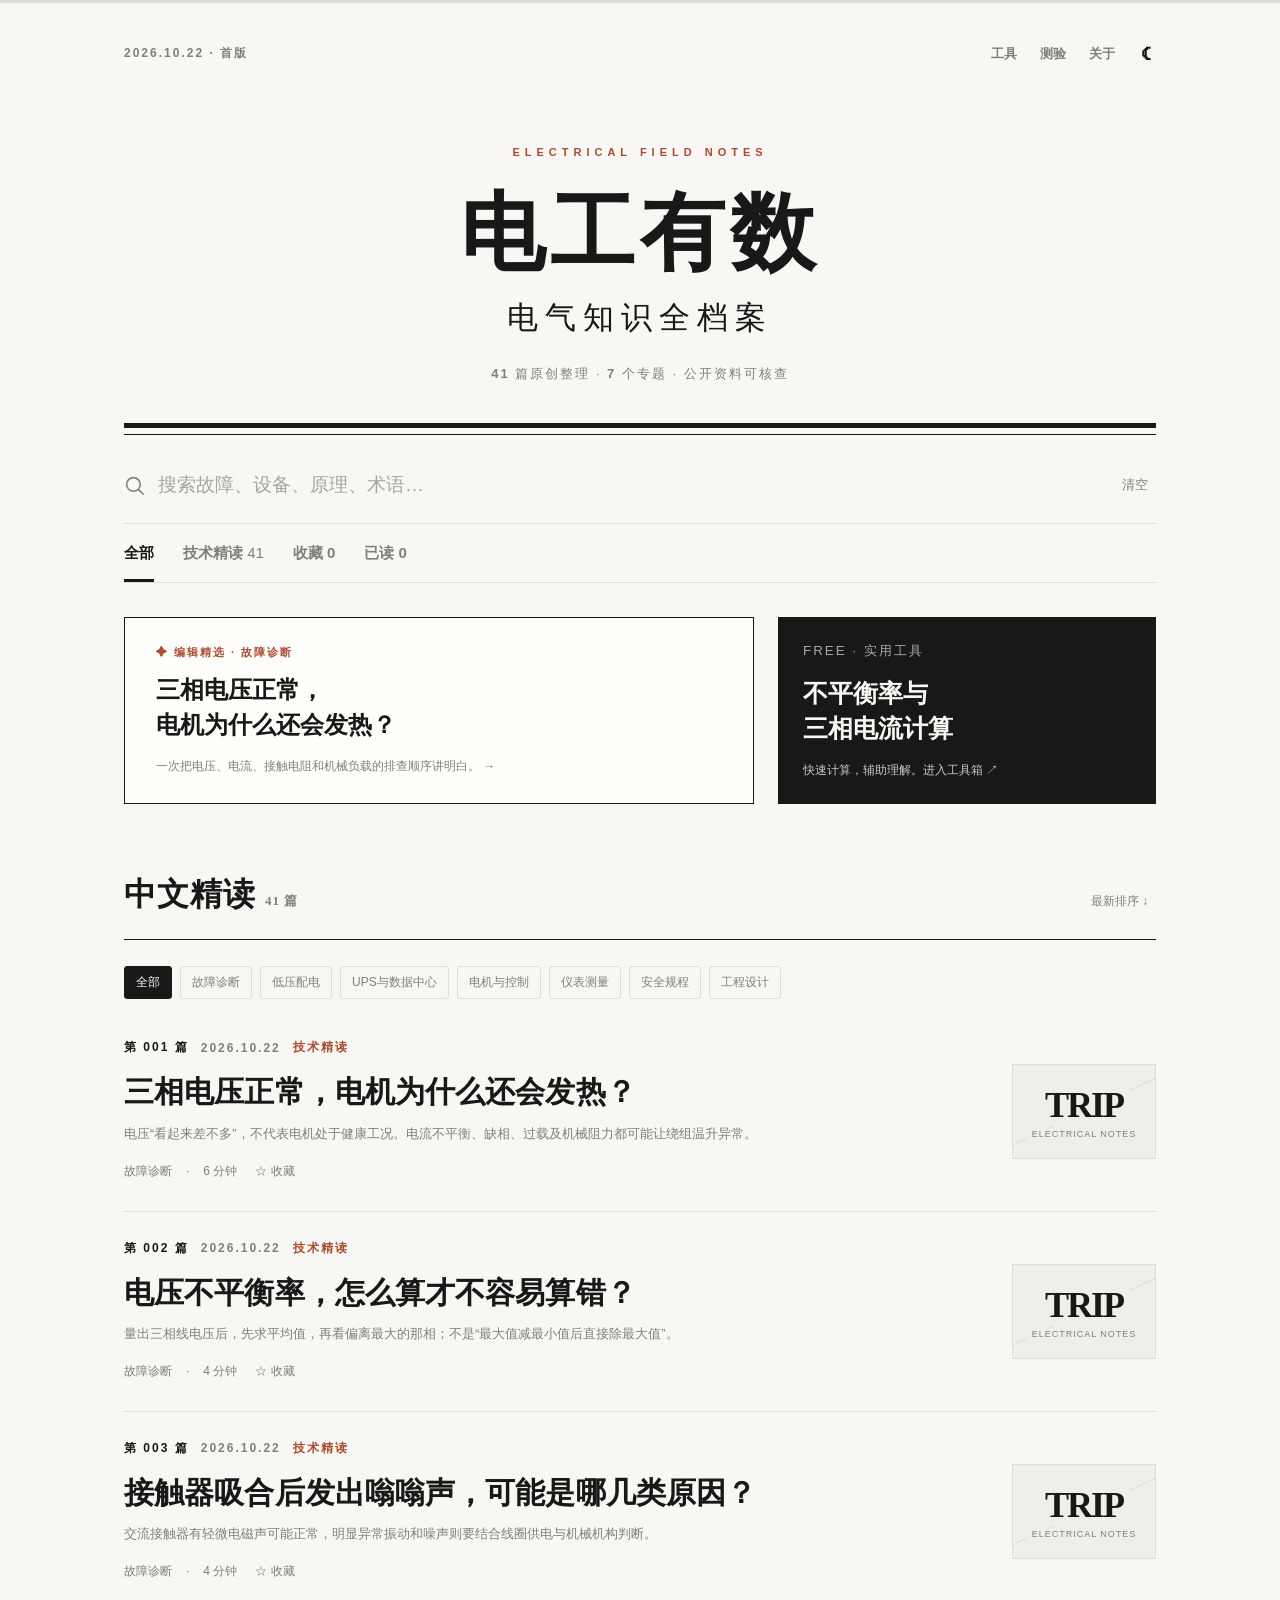
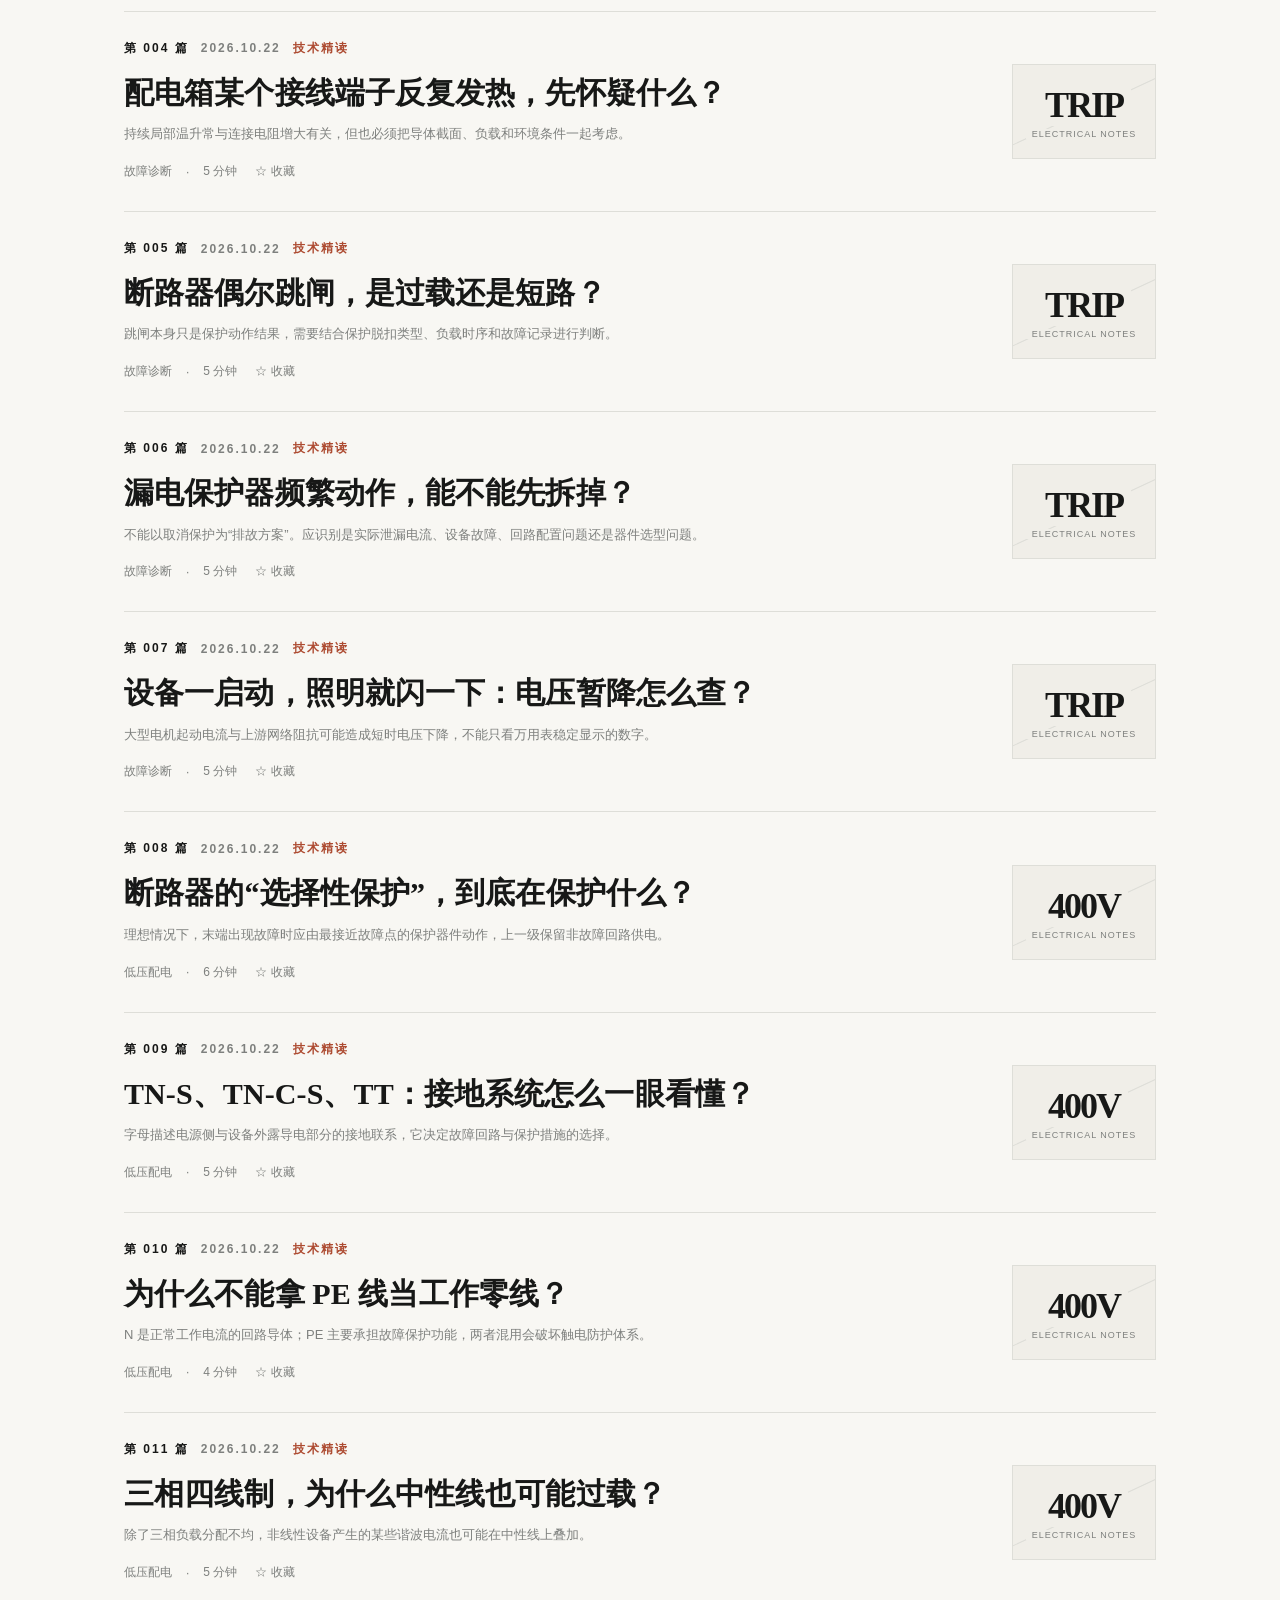
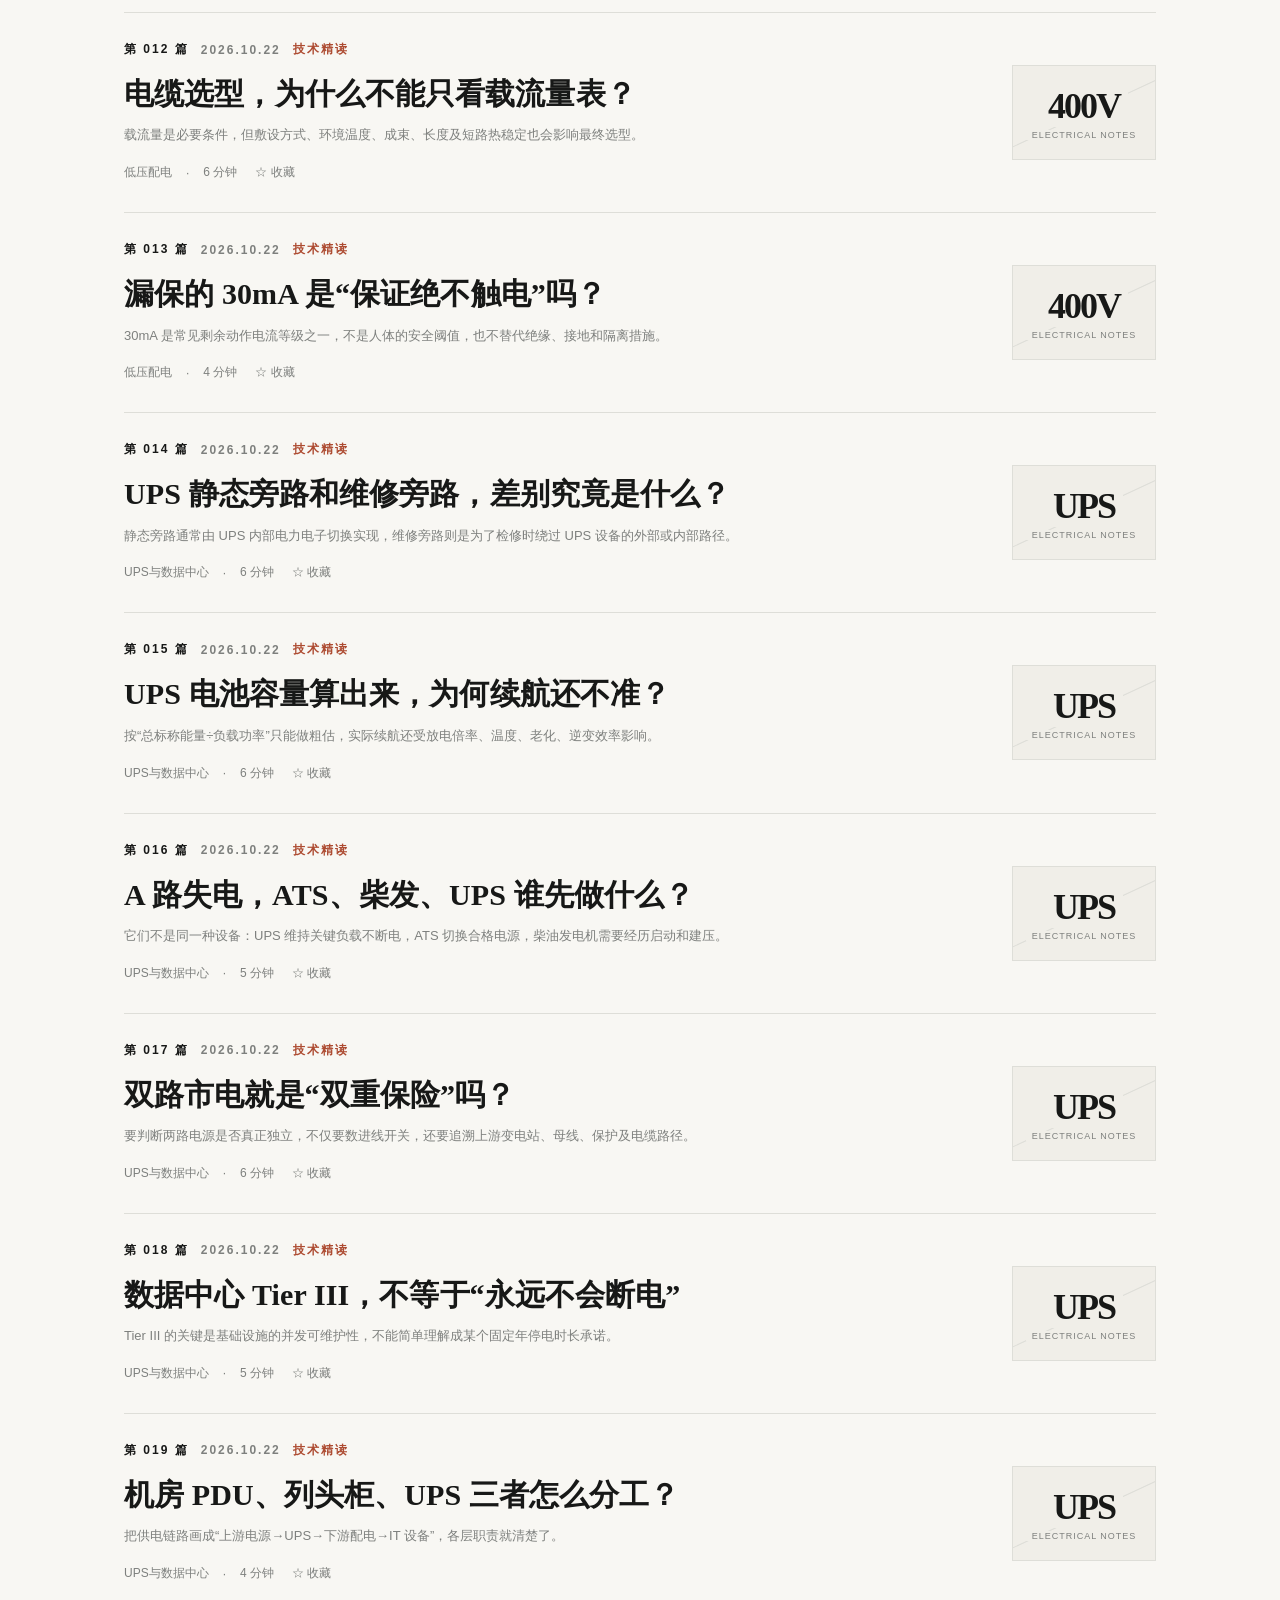
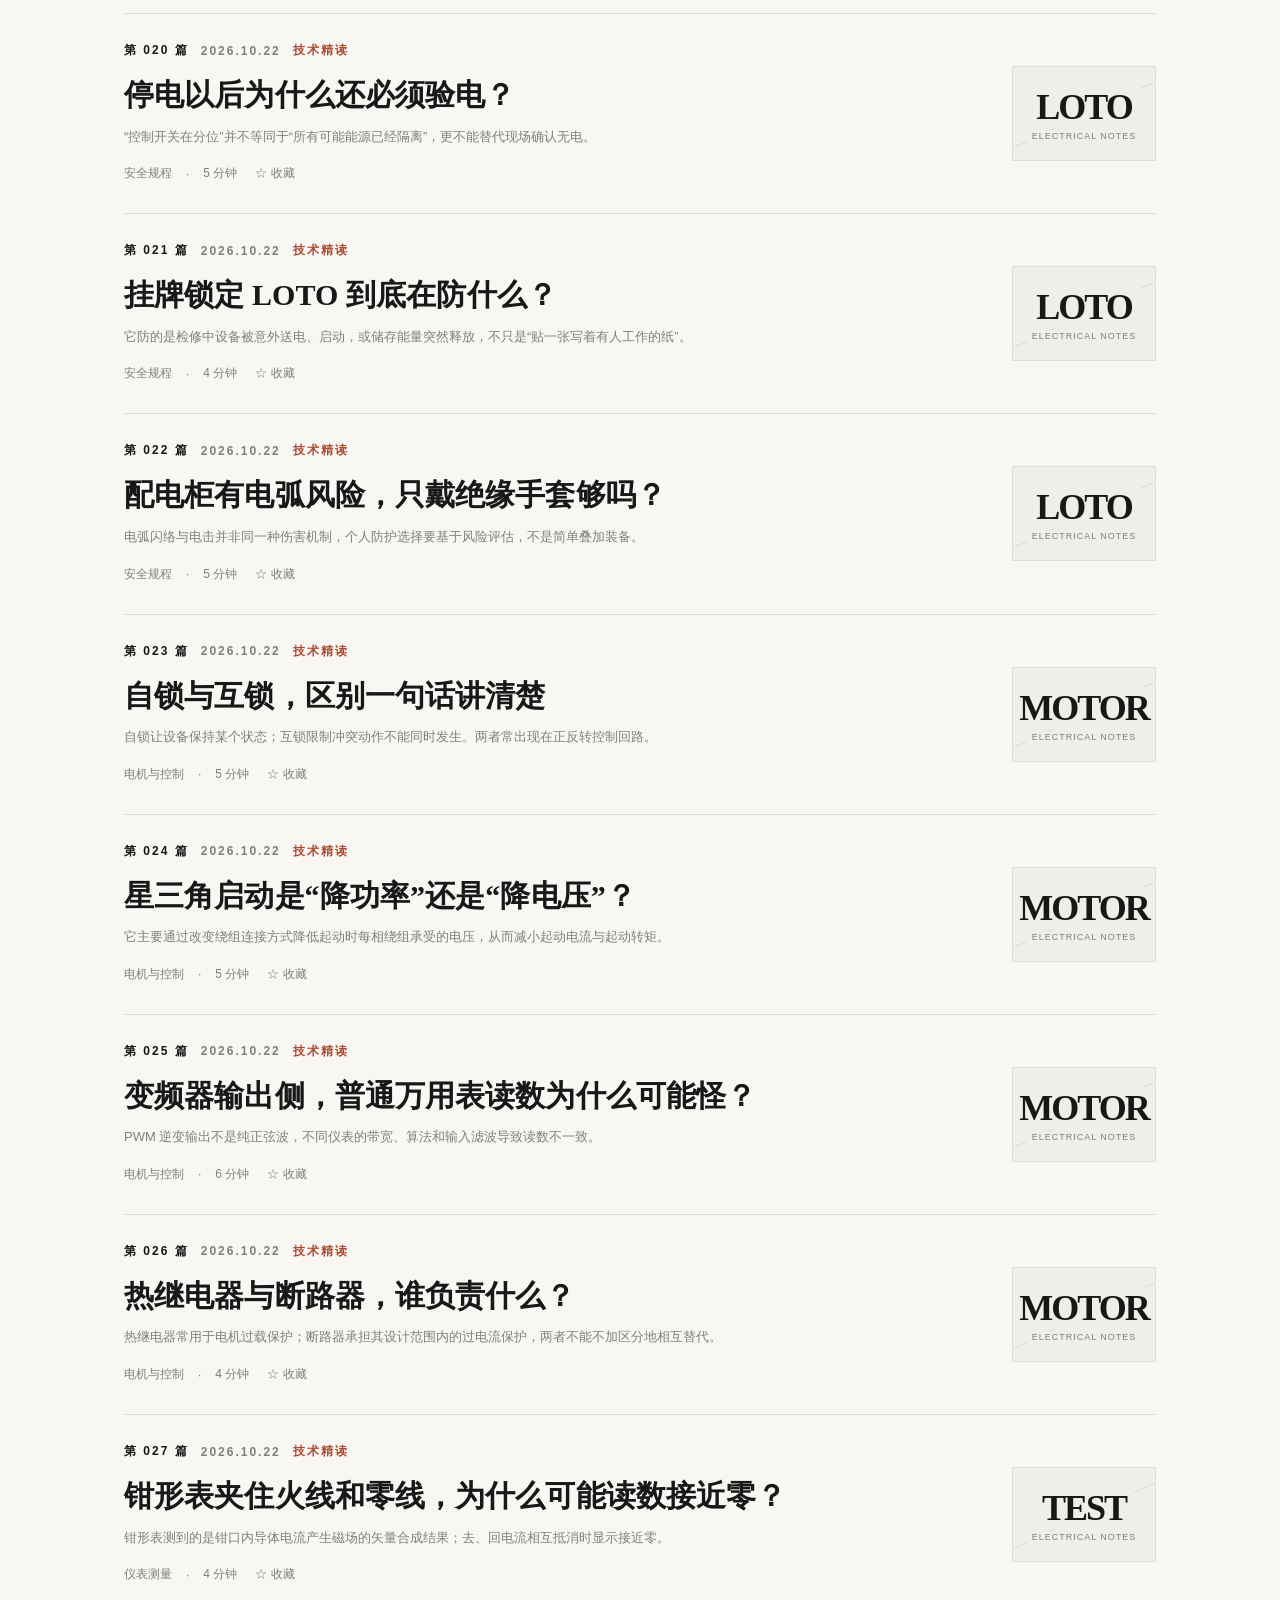
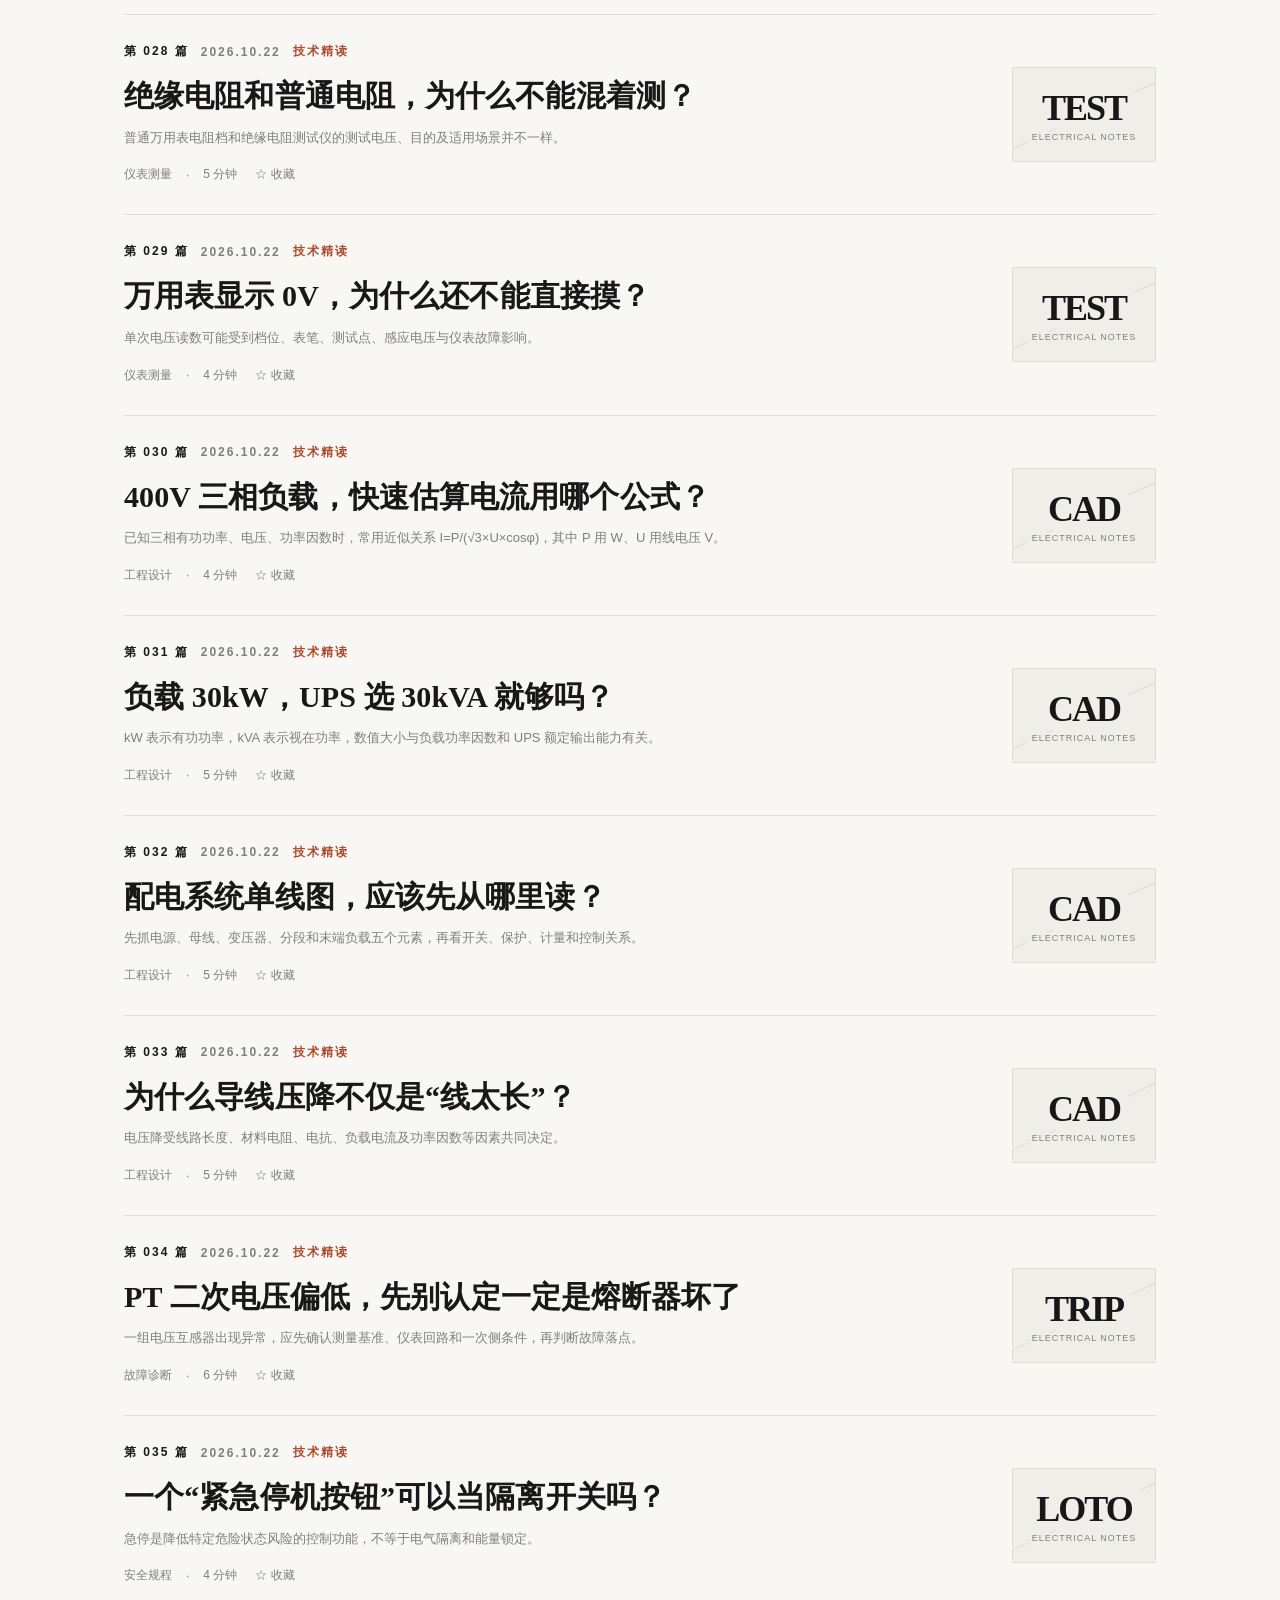
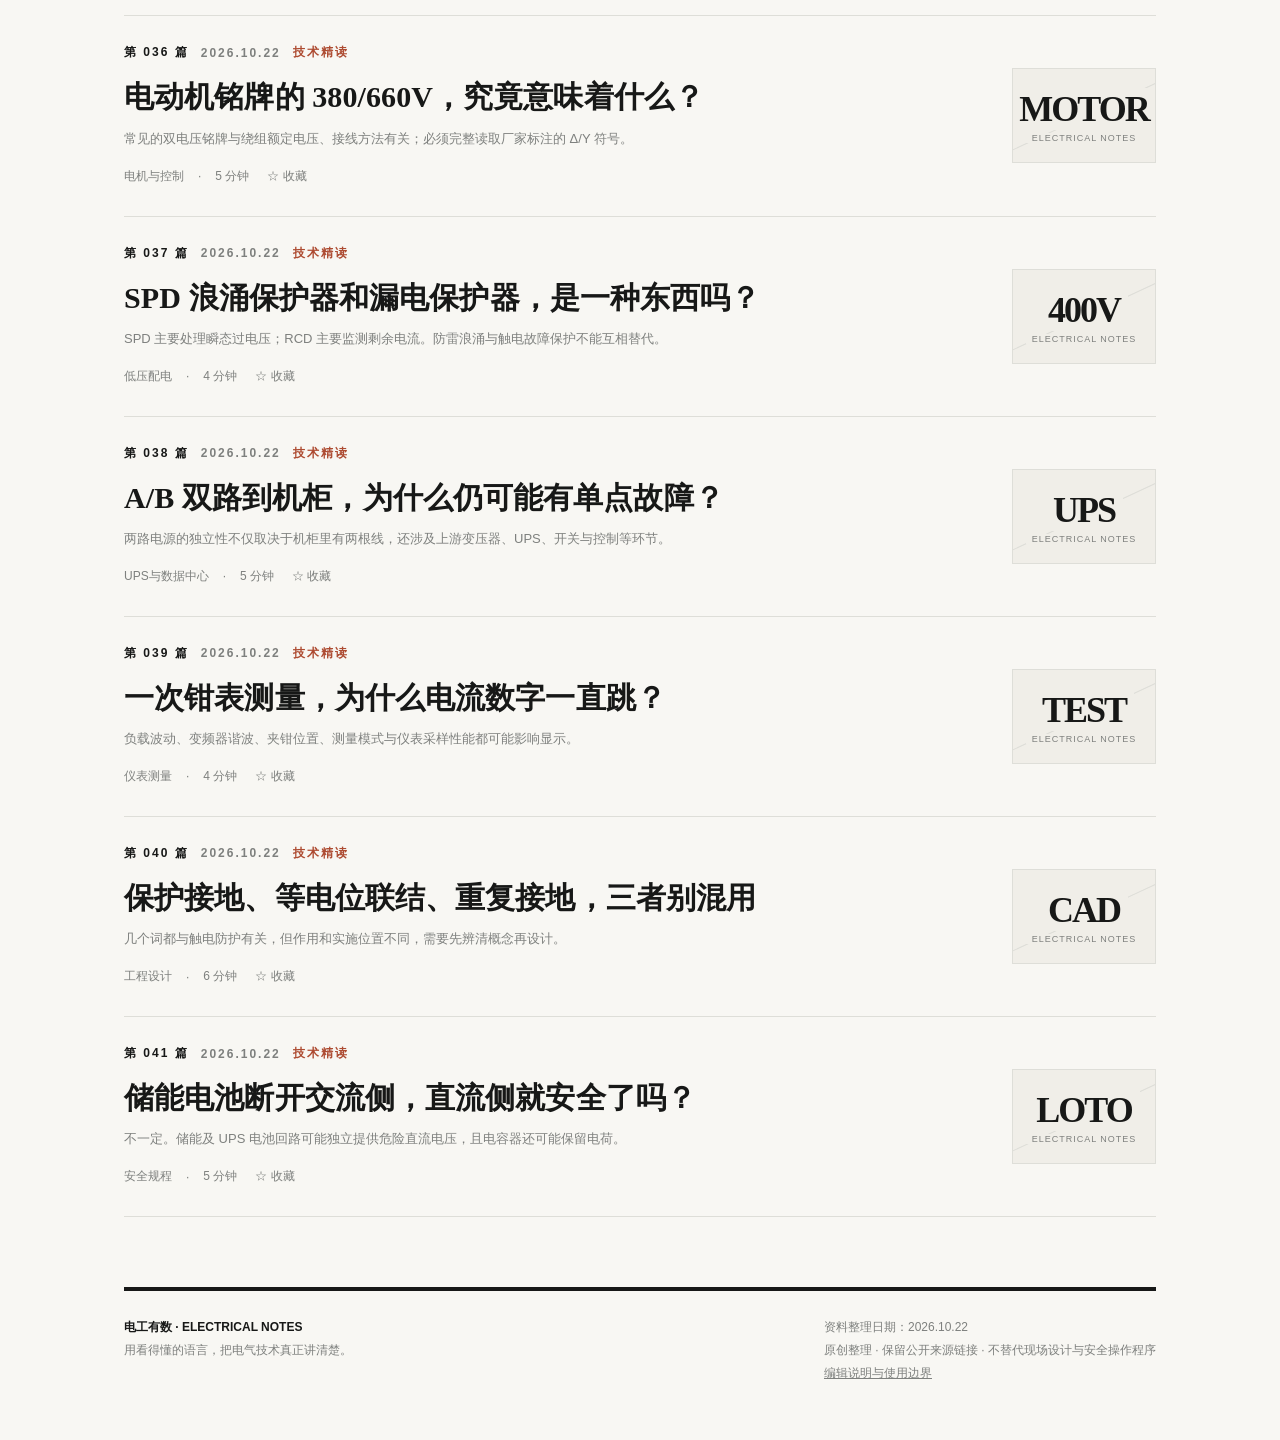
<file: index.html>
<!doctype html>
<html lang="zh-CN">
<head>
<meta charset="utf-8"><meta name="viewport" content="width=device-width, initial-scale=1, viewport-fit=cover">
<meta name="theme-color" content="#f7f6f2"><meta name="description" content="电工有数：原创电气知识精读，涵盖供配电、故障诊断、UPS、机房供电、电机、测量和电气安全。含公开来源与实用计算器。">
<title>电工有数 · 电气知识全档案</title>
<style>
:root{--bg:#f8f7f3;--paper:#fffefa;--ink:#171817;--muted:#7e807e;--line:#deded8;--faint:#f0eee8;--red:#ad4b31;--serif:Georgia,'Songti SC','STSong','Noto Serif CJK SC','SimSun',serif;--sans:-apple-system,BlinkMacSystemFont,'PingFang SC','Noto Sans CJK SC','Microsoft YaHei',sans-serif}
:root.dark{--bg:#151716;--paper:#1d201e;--ink:#eeeee8;--muted:#a4aaa4;--line:#444945;--faint:#272a27;--red:#e2a68e;color-scheme:dark}
*{box-sizing:border-box}body{margin:0;background:var(--bg);color:var(--ink);font-family:var(--sans);-webkit-font-smoothing:antialiased}button,input,select{font:inherit}button{cursor:pointer}a{color:inherit;text-decoration:none}button:focus-visible,a:focus-visible,input:focus-visible{outline:2px solid var(--red);outline-offset:3px}::selection{background:#efd8ca;color:#241f1d}.shell{max-width:1100px;padding:0 34px;margin:auto}.site-nav{display:flex;justify-content:space-between;align-items:center;padding-top:34px;font-size:12px;letter-spacing:2px;color:var(--muted);font-weight:600}.nav-links{display:flex;align-items:center;gap:19px;letter-spacing:.3px;font-size:13px;flex-shrink:0}.site-nav>a{white-space:nowrap}.linkbtn{border:0;color:inherit;background:none;padding:7px 2px;white-space:nowrap;flex-shrink:0}.linkbtn:hover{color:var(--red)}.theme-btn{border:0;background:none;color:var(--ink);font-size:20px;padding:5px}.hero{padding:76px 0 36px;text-align:center}.hero .eyebrow{font-size:11px;letter-spacing:5px;color:var(--red);font-weight:800}.hero h1{font-family:var(--serif);font-size:clamp(47px,8vw,85px);font-weight:700;letter-spacing:5px;margin:18px 0 4px}.hero h2{font-family:var(--serif);font-size:clamp(19px,3.3vw,31px);font-weight:500;letter-spacing:7px;margin:6px 0 22px}.hero .desc{font-size:13px;letter-spacing:2px;color:var(--muted);line-height:2}.bold-rule{border-top:5px solid var(--ink);border-bottom:1px solid var(--ink);height:12px;margin:0 0 25px}.toolbar{padding-bottom:0}.search-wrap{display:flex;align-items:center;gap:13px;border-bottom:1px solid var(--line);padding:7px 0 20px}.search-wrap svg{width:21px;height:21px;flex:none;stroke:var(--muted)}.search-wrap input{flex:1;min-width:0;border:0;outline:none;background:transparent;font-size:19px;color:var(--ink);padding:7px 0}.search-wrap input::placeholder{color:#a4a5a1}.clear{background:none;border:none;color:var(--muted);padding:8px;font-size:13px}.tabstrip{display:flex;align-items:center;gap:29px;border-bottom:1px solid var(--line);overflow-x:auto;scrollbar-width:none;white-space:nowrap}.tabstrip::-webkit-scrollbar{display:none}.tabstrip button{color:var(--muted);font-weight:700;border:0;border-bottom:3px solid transparent;background:transparent;padding:20px 0 16px;font-size:15px;white-space:nowrap}.tabstrip button.active{border-color:var(--ink);color:var(--ink)}.section-pad{padding:53px 0 70px}.split-title{display:flex;justify-content:space-between;align-items:baseline;gap:16px;border-bottom:1px solid var(--ink);padding:0 0 21px;margin-bottom:13px}.split-title h3{margin:0;font-family:var(--serif);font-size:32px;letter-spacing:1px}.subtle{color:var(--muted);font-size:13px}.filterline{display:flex;gap:8px;overflow:auto;padding:13px 0 12px;scrollbar-width:none}.filterline button{white-space:nowrap;background:none;color:var(--muted);border:1px solid var(--line);border-radius:3px;padding:7px 11px;font-size:12px}.filterline button.active{background:var(--ink);color:var(--bg);border-color:var(--ink)}.article-row{display:grid;grid-template-columns:minmax(0,1fr) 144px;gap:20px;padding:28px 0;border-bottom:1px solid var(--line);align-items:center}.article-main{min-width:0}.meta{font-size:12px;letter-spacing:2px;display:flex;align-items:center;flex-wrap:wrap;gap:12px;color:var(--muted);font-weight:600}.meta .n{color:var(--ink);font-weight:800}.meta .accent{color:var(--red)}.article-row h4{font-family:var(--serif);font-size:clamp(21px,2.55vw,30px);line-height:1.48;margin:14px 0 8px;letter-spacing:.1px;cursor:pointer}.article-row h4:hover{color:var(--red)}.summary{color:var(--muted);line-height:1.75;font-size:13px;margin:0 0 14px;max-width:710px}.tags{display:flex;gap:14px;align-items:center;color:var(--muted);font-size:12px}.read-action{background:none;border:none;color:var(--red);padding:0;font-weight:700}.tagbtn{background:none;border:0;padding:3px 4px;color:var(--muted);font-size:12px}.tagbtn.is-on{color:var(--red)}.cover{width:144px;height:95px;border:1px solid var(--line);background:var(--faint);display:flex;flex-direction:column;align-items:center;justify-content:center;color:var(--ink);position:relative;overflow:hidden;cursor:pointer}.cover:before{content:'';position:absolute;left:-20%;right:-20%;top:50%;border-top:1px solid var(--line);transform:rotate(-25deg)}.cover .glyph{position:relative;font-family:Georgia,serif;font-size:36px;font-weight:700;letter-spacing:-2px;background:var(--faint);padding:0 8px}.cover .micro{position:relative;font-size:9px;letter-spacing:1px;color:var(--muted);margin-top:3px;background:var(--faint);padding:0 6px}.empty{text-align:center;padding:80px 20px;color:var(--muted)}.empty strong{display:block;color:var(--ink);margin-bottom:8px}.footer{border-top:4px solid var(--ink);padding:25px 0 55px;display:flex;justify-content:space-between;gap:15px;color:var(--muted);font-size:12px;line-height:1.9}.footer a{text-decoration:underline}.article-view{max-width:795px;margin:auto;padding-top:34px;padding-bottom:80px}.back{display:inline-flex;gap:9px;align-items:center;border:0;background:none;color:var(--muted);padding:0;margin:0 0 38px;font-size:14px}.article-view h1{font-family:var(--serif);font-size:clamp(32px,5vw,49px);line-height:1.42;margin:24px 0}.article-view .lede{font-size:18px;line-height:2;color:var(--ink);margin:27px 0 36px}.article-view .dark-rule{height:10px;border-top:3px solid var(--ink);border-bottom:1px solid var(--ink)}.reading-tools{display:flex;justify-content:space-between;flex-wrap:wrap;align-items:center;gap:10px;border-bottom:1px solid var(--line);padding:20px 0;color:var(--muted);font-size:13px}.reading-tools button{border:1px solid var(--line);background:none;color:var(--ink);padding:8px 13px;border-radius:3px}.paper-section{padding:26px 0 0}.paper-section h2{font-family:var(--serif);font-size:24px;margin:18px 0 12px}.paper-section p{font-size:16px;line-height:2.15;margin:0;color:var(--ink)}.warn{border-left:3px solid var(--red);background:var(--faint);padding:20px 22px;margin-top:30px;line-height:2;font-size:14px}.warn strong{color:var(--red)}.refs{border-top:1px solid var(--line);margin-top:45px;padding-top:20px;color:var(--muted);font-size:13px;line-height:2}.refs a{text-decoration:underline;text-underline-offset:3px;overflow-wrap:anywhere}.note{font-size:12px;color:var(--muted);line-height:1.9;margin-top:17px}.feature{display:grid;grid-template-columns:1.25fr .75fr;gap:24px;margin:34px 0 16px}.featured{padding:27px 31px;border:1px solid var(--ink);min-height:184px;display:flex;flex-direction:column;justify-content:space-between;background:var(--paper)}.featured .label{font-size:11px;letter-spacing:2px;color:var(--red);font-weight:800}.featured h3{font-family:var(--serif);font-size:24px;line-height:1.46;margin:13px 0}.featured p{font-size:12px;line-height:1.7;color:var(--muted);margin:0}.feature-card{padding:25px;background:var(--ink);color:var(--bg);display:flex;flex-direction:column;justify-content:space-between;cursor:pointer}.feature-card small{opacity:.65;letter-spacing:2px}.feature-card strong{font-family:var(--serif);font-size:25px;line-height:1.4}.feature-card span{font-size:12px;opacity:.8}.special-shell{padding:54px 0 65px;max-width:850px;margin:auto}.special-shell h1{font-family:var(--serif);font-size:38px;margin:0 0 12px}.special-shell p{color:var(--muted);line-height:1.9}.calculator{display:grid;grid-template-columns:repeat(3,1fr);gap:12px;margin-top:27px}.calc-cell{display:flex;flex-direction:column;gap:8px;color:var(--muted);font-size:12px}.calc-cell input{height:47px;background:var(--paper);border:1px solid var(--line);color:var(--ink);border-radius:2px;padding:9px 12px;font-size:17px;min-width:0}.result{background:var(--faint);padding:26px;margin-top:16px}.result .value{font-family:Georgia,serif;font-size:38px;color:var(--ink)}.result .explain{font-size:12px;color:var(--muted);line-height:1.8}.calc-block{padding:29px 0 42px;border-top:1px solid var(--line)}.calc-block h2{font-size:22px;margin:0 0 9px;font-family:var(--serif)}.shortcuts{display:flex;gap:10px;margin-top:24px}.pill{border:1px solid var(--line);background:none;color:var(--ink);padding:10px 13px}.quiz{border-top:1px solid var(--line);padding:26px 0}.quiz h3{font-family:var(--serif);font-size:21px;line-height:1.5}.quiz .option{display:block;text-align:left;width:100%;background:var(--paper);border:1px solid var(--line);color:var(--ink);padding:14px 15px;margin:9px 0;border-radius:2px}.quiz .option.correct{border-color:#5d8f69;background:color-mix(in srgb, #5d8f69 13%, var(--paper))}.quiz .option.incorrect{border-color:var(--red);background:color-mix(in srgb, var(--red) 8%, var(--paper))}.quiz .expl{font-size:13px;line-height:1.9;color:var(--muted);margin-top:12px}.progress{height:3px;background:var(--line);position:sticky;top:0;z-index:10}.progress i{display:block;background:var(--red);height:100%;width:0%}.aboutblock{border-top:1px solid var(--line);margin:30px 0;padding-top:19px}.aboutblock h2{font-size:20px;font-family:var(--serif)}.aboutblock a{text-decoration:underline}.sort{border:0;background:none;color:var(--muted);font-size:12px;padding:8px}
@media(max-width:650px){.shell{padding:0 20px}.site-nav{padding-top:22px;font-size:10px;letter-spacing:0}.site-nav>a{font-size:10px;letter-spacing:0}.nav-links{gap:10px;font-size:12px}.hero{padding:55px 0 29px}.hero h1{letter-spacing:3px}.hero h2{letter-spacing:4px}.hero .desc{letter-spacing:.8px;font-size:12px}.search-wrap input{font-size:17px}.tabstrip{gap:23px}.tabstrip button{font-size:14px}.section-pad{padding:35px 0 60px}.split-title h3{font-size:28px}.feature{grid-template-columns:1fr;gap:12px}.featured{min-height:0;padding:23px}.feature-card{min-height:138px}.article-row{grid-template-columns:minmax(0,1fr) 94px;gap:12px;padding:25px 0}.cover{width:94px;height:84px}.cover .glyph{font-size:29px}.article-row h4{font-size:22px;line-height:1.47}.summary{font-size:12px}.meta{gap:7px;letter-spacing:1px;font-size:11px}.tags{gap:9px}.article-view{padding-top:25px}.article-view .lede{font-size:16px}.paper-section p{font-size:15px}.calculator{grid-template-columns:1fr 1fr}.footer{flex-direction:column}.special-shell h1{font-size:32px}}
</style>
</head>
<body><div class="progress"><i id="progressLine"></i></div><div id="app"></div>
<script>const DATA=[{"id":1,"category":"故障诊断","title":"三相电压正常，电机为什么还会发热？","lead":"电压“看起来差不多”，不代表电机处于健康工况。电流不平衡、缺相、过载及机械阻力都可能让绕组温升异常。","points":[["先分清测量对象","在电机接线端核对三组线电压，再在稳定负载下记录三相电流。电源入口正常，不等于电机端子正常；接触器、开关、端子可能带来额外压降。"],["再计算不平衡率","用“三相数值的最大偏离平均值 ÷ 平均值 × 100%”得到电压或电流不平衡率。电压失衡可能显著放大为电流失衡。"],["最后检查负载","核实轴承、联轴器、泵阀和散热风道。不能只靠一次瞬时测量就宣布问题解决。"]],"wrong":"误区：三相都测到电压就认为绝不缺相；运行中的电机可能出现感应电压，须综合电流和设备状态判断。","sources":[["Fluke · Voltage Unbalance","https://www.fluke.com/en-us/learn/blog/motors-drives-pumps-compressors/voltage-unbalance"],["Fluke · Motor Input Troubleshooting","https://www.fluke.com/en-us/learn/blog/motors-drives-pumps-compressors/how-to-troubleshoot-motors-and-drives-starting-at-the-inputs"]],"level":"进阶","minutes":6,"keywords":"三相 电机 过热 不平衡 缺相","tag":"技术精读","date":"2026.10.22"},{"id":2,"category":"故障诊断","title":"电压不平衡率，怎么算才不容易算错？","lead":"量出三相线电压后，先求平均值，再看偏离最大的那相；不是“最大值减最小值后直接除最大值”。","points":[["计算例子","线电压 380V、390V、400V，平均 390V，最大偏差 10V，因此电压不平衡率为 10÷390×100%=2.56%。"],["看变化趋势","同一负载、同一测点、相近时刻的比较更有意义。波动负载需要记录趋势，不要只拿一个时间点决策。"],["找根因的顺序","检查电源、保护器件、接触器、端子和负载分配，必要时用合适的电能质量仪器。"]],"wrong":"误区：把电流不平衡率当成电压不平衡率，两者定义相似，但代表的故障风险不同。","sources":[["Fluke · Voltage Unbalance","https://www.fluke.com/en-us/learn/blog/motors-drives-pumps-compressors/voltage-unbalance"]],"level":"入门","minutes":4,"keywords":"电压 电流 不平衡率 计算","tag":"技术精读","date":"2026.10.22"},{"id":3,"category":"故障诊断","title":"接触器吸合后发出嗡嗡声，可能是哪几类原因？","lead":"交流接触器有轻微电磁声可能正常，明显异常振动和噪声则要结合线圈供电与机械机构判断。","points":[["先看控制电源","核对线圈铭牌电压、频率及线圈端实际供电，尤其是吸合瞬间有无明显跌落。"],["再看机械吸合","铁芯面污物、机构卡滞、衔铁不能完全贴合都可能产生噪声和发热。"],["不要忽略负载侧","触点损坏、频繁吸合、控制逻辑振荡，也可能伴随断续的声音。"]],"wrong":"误区：现场反复用手压衔铁试图消除噪声；先隔离能源，由具备资质的人员检修。","sources":[["施耐德电气 · Electrical Installation Guide","https://www.electrical-installation.org/enwiki/Main_Page"],["OSHA · Control of Hazardous Energy","https://www.osha.gov/control-hazardous-energy/"]],"level":"入门","minutes":4,"keywords":"接触器 线圈 嗡嗡声 控制线路","tag":"技术精读","date":"2026.10.22"},{"id":4,"category":"故障诊断","title":"配电箱某个接线端子反复发热，先怀疑什么？","lead":"持续局部温升常与连接电阻增大有关，但也必须把导体截面、负载和环境条件一起考虑。","points":[["看工况而非只看温度","记录负载电流、环境温度、同类端子温差；红外测温结果还受发射率与反射影响。"],["分析连接风险","压接工艺不当、触头氧化、紧固力矩不匹配或多股线处理错误，都可能使接点损耗上升。"],["按作业流程处理","有异常应评估停运，执行隔离和验电后由授权人员检查；复电后再验证运行温升。"]],"wrong":"误区：不停电直接带电补拧螺丝；这可能带来电弧与触电风险。","sources":[["施耐德电气 · Electrical Installation Guide","https://www.electrical-installation.org/enwiki/Main_Page"],["OSHA · Control of Hazardous Energy","https://www.osha.gov/control-hazardous-energy/"]],"level":"进阶","minutes":5,"keywords":"端子 发热 温升 接触电阻","tag":"技术精读","date":"2026.10.22"},{"id":5,"category":"故障诊断","title":"断路器偶尔跳闸，是过载还是短路？","lead":"跳闸本身只是保护动作结果，需要结合保护脱扣类型、负载时序和故障记录进行判断。","points":[["记录时间线","跳闸发生在电机启动瞬间、连续运行一段时间后，还是某设备投入时？现象往往决定排查方向。"],["核对保护曲线","热过载、瞬时短路、剩余电流保护机制不同，不能把它们混称为“空开不行”。"],["查线路与负载","量测运行电流并核对整定值、线缆能力和设备铭牌，必要时检查绝缘。"]],"wrong":"误区：直接换更大额定电流的断路器来“解决跳闸”，可能让电缆失去应有保护。","sources":[["施耐德电气 · Electrical Installation Guide","https://www.electrical-installation.org/enwiki/Main_Page"]],"level":"入门","minutes":5,"keywords":"断路器 跳闸 过载 短路","tag":"技术精读","date":"2026.10.22"},{"id":6,"category":"故障诊断","title":"漏电保护器频繁动作，能不能先拆掉？","lead":"不能以取消保护为“排故方案”。应识别是实际泄漏电流、设备故障、回路配置问题还是器件选型问题。","points":[["画清供电回路","查看中性线与保护线连接、共享中性线、上下级 RCD 配合及接地系统类型。"],["逐一隔离关联设备","由专业人员执行安全程序后，对潮湿设备、加热器、变频器等逐项核验。"],["考虑装置类型","不同电子负载可能需要不同类型的剩余电流保护装置，按照标准与制造商资料选用。"]],"wrong":"误区：把 N 线与 PE 线在负载侧随意连接，或用短接的方式绕开漏保。","sources":[["施耐德电气 · Electrical Installation Guide","https://www.electrical-installation.org/enwiki/Main_Page"],["OSHA · Control of Hazardous Energy","https://www.osha.gov/control-hazardous-energy/"]],"level":"进阶","minutes":5,"keywords":"RCD 漏保 剩余电流 接地","tag":"技术精读","date":"2026.10.22"},{"id":7,"category":"故障诊断","title":"设备一启动，照明就闪一下：电压暂降怎么查？","lead":"大型电机起动电流与上游网络阻抗可能造成短时电压下降，不能只看万用表稳定显示的数字。","points":[["确认关联性","记录闪烁与设备启动时间是否一致，区分偶发暂降与持续欠压。"],["检查共用馈线","沿电源路径核实电缆、连接点、变压器容量和起动方式。"],["用合适仪器抓瞬态","万用表刷新率可能错过短暂事件，电能质量记录仪更适合抓暂降与持续时间。"]],"wrong":"误区：把每次照明闪烁都归咎于电压波动而不核实起动设备和供电容量。","sources":[["Fluke · Motor Input Troubleshooting","https://www.fluke.com/en-us/learn/blog/motors-drives-pumps-compressors/how-to-troubleshoot-motors-and-drives-starting-at-the-inputs"],["施耐德电气 · Electrical Installation Guide","https://www.electrical-installation.org/enwiki/Main_Page"]],"level":"进阶","minutes":5,"keywords":"压降 启动 照明 闪烁","tag":"技术精读","date":"2026.10.22"},{"id":8,"category":"低压配电","title":"断路器的“选择性保护”，到底在保护什么？","lead":"理想情况下，末端出现故障时应由最接近故障点的保护器件动作，上一级保留非故障回路供电。","points":[["用生活例子理解","某个插座短路，期望分支断路器切除，不希望整栋楼总断路器跳闸。"],["选择性并非只看额定值","要联合故障电流、脱扣曲线、时间延时和制造商配合表判断。"],["看短路电流区间","有的组合仅在某个故障电流范围内实现选择性，不能笼统写“上下级额定值不同就能配合”。"]],"wrong":"误区：把“上级大、下级小”视为实现全选择性的充分条件。","sources":[["施耐德电气 · Electrical Installation Guide","https://www.electrical-installation.org/enwiki/Main_Page"]],"level":"进阶","minutes":6,"keywords":"选择性 配合 级差 断路器","tag":"技术精读","date":"2026.10.22"},{"id":9,"category":"低压配电","title":"TN-S、TN-C-S、TT：接地系统怎么一眼看懂？","lead":"字母描述电源侧与设备外露导电部分的接地联系，它决定故障回路与保护措施的选择。","points":[["TN-S","中性线 N 与保护线 PE 在系统中分开敷设；故障保护需要符合相应的回路阻抗和自动切断条件。"],["TN-C-S","供电的某段采用 PEN 合一导体，之后分为 N 和 PE；分开后的处理须遵守规范。"],["TT","电气设备的接地装置通常独立于电源中性点接地装置，RCD 等故障保护措施尤其重要。"]],"wrong":"误区：在不同接地制式中复制同一套漏保和接线方案。","sources":[["施耐德电气 · Electrical Installation Guide","https://www.electrical-installation.org/enwiki/Main_Page"]],"level":"入门","minutes":5,"keywords":"TN-S TN-C-S TT 接地 PE N","tag":"技术精读","date":"2026.10.22"},{"id":10,"category":"低压配电","title":"为什么不能拿 PE 线当工作零线？","lead":"N 是正常工作电流的回路导体；PE 主要承担故障保护功能，两者混用会破坏触电防护体系。","points":[["先分角色","N 可能在正常工况承载负荷电流，PE 不应被当作日常运行的工作回路。"],["再看后果","错误的 N-PE 连接可能引起外露导电部分出现危险电位、RCD 误动作或保护失效。"],["核实线路身份","仅凭线色和现场标签不足以直接下结论，须结合接线图和检验程序确认。"]],"wrong":"误区：认为 N 与 PE 最终都“接地”，所以哪里接在一起都一样。","sources":[["施耐德电气 · Electrical Installation Guide","https://www.electrical-installation.org/enwiki/Main_Page"]],"level":"入门","minutes":4,"keywords":"N PE 零线 地线","tag":"技术精读","date":"2026.10.22"},{"id":11,"category":"低压配电","title":"三相四线制，为什么中性线也可能过载？","lead":"除了三相负载分配不均，非线性设备产生的某些谐波电流也可能在中性线上叠加。","points":[["传统三相不平衡","当三相负载并非对称，中性线会承载不平衡电流。"],["非线性负载","大量电子电源与单相非线性负载会改变波形，三次及其奇数倍谐波可能在中性线上叠加。"],["工程上怎么处理","评估负载类型、谐波、线缆截面和保护配置，不要仅靠“平均分相”判断中性线安全。"]],"wrong":"误区：觉得三相四线制的中性线电流永远比任意相线小。","sources":[["施耐德电气 · Electrical Installation Guide","https://www.electrical-installation.org/enwiki/Main_Page"]],"level":"进阶","minutes":5,"keywords":"中性线 三次谐波 三相四线制","tag":"技术精读","date":"2026.10.22"},{"id":12,"category":"低压配电","title":"电缆选型，为什么不能只看载流量表？","lead":"载流量是必要条件，但敷设方式、环境温度、成束、长度及短路热稳定也会影响最终选型。","points":[["先确定设计电流","核算最大持续负载与实际运行方式，注意长期连续负荷和未来扩容。"],["再核算修正因素","温度、敷设方式、导体材料及并列回路影响散热能力。"],["最后检验压降与保护","线路较长时压降可能先成为约束，故障条件还涉及保护电器配合及导体热稳定。"]],"wrong":"误区：把某个厂商的载流量表数值直接作为所有施工环境的统一上限。","sources":[["施耐德电气 · Electrical Installation Guide","https://www.electrical-installation.org/enwiki/Main_Page"]],"level":"进阶","minutes":6,"keywords":"电缆 载流量 截面积 电压降","tag":"技术精读","date":"2026.10.22"},{"id":13,"category":"低压配电","title":"漏保的 30mA 是“保证绝不触电”吗？","lead":"30mA 是常见剩余动作电流等级之一，不是人体的安全阈值，也不替代绝缘、接地和隔离措施。","points":[["理解保护边界","RCD 根据剩余电流工作，能减少部分触电风险，但不能涵盖所有电击路径。"],["按回路选型","动作电流、动作时间、器件类型和上下级协调都需要结合系统设计。"],["定期检验","测试按钮只是日常功能检查的一部分，完整检测按制造商和相应规范执行。"]],"wrong":"误区：认为装了漏保就能接触带电导体，或者认为任何情况下都会动作。","sources":[["施耐德电气 · Electrical Installation Guide","https://www.electrical-installation.org/enwiki/Main_Page"]],"level":"入门","minutes":4,"keywords":"漏保 30mA 触电","tag":"技术精读","date":"2026.10.22"},{"id":14,"category":"UPS与数据中心","title":"UPS 静态旁路和维修旁路，差别究竟是什么？","lead":"静态旁路通常由 UPS 内部电力电子切换实现，维修旁路则是为了检修时绕过 UPS 设备的外部或内部路径。","points":[["静态旁路","在满足电源条件和设备逻辑时，UPS 可将负载切至旁路电源；它不等于现场已经具备维修隔离条件。"],["维修旁路","为 UPS 维护或更换提供绕行供电路径，通常涉及互锁、开关状态与隔离确认。"],["为什么操作不能照抄","不同厂商、单机/并机、双输入/单输入及旁路同步条件差别很大。"]],"wrong":"安全提醒：这里只解释原理，不提供通用带电切换操作票；必须依据具体机型手册、现场图纸和批准方案执行。","sources":[["Eaton · UPS Maintenance Bypass Best Practices","https://www.eaton.com/us/en-us/products/backup-power-ups-surge-it-power-distribution/backup-power-ups/maintenance-bypass-for-ups-redundancy.html"]],"level":"进阶","minutes":6,"keywords":"UPS 旁路 维修旁路 静态旁路","tag":"技术精读","date":"2026.10.22"},{"id":15,"category":"UPS与数据中心","title":"UPS 电池容量算出来，为何续航还不准？","lead":"按“总标称能量÷负载功率”只能做粗估，实际续航还受放电倍率、温度、老化、逆变效率影响。","points":[["区分额定容量与可用能量","电池 Ah 容量与电压、放电时间、截止电压有关，不能直接把所有标称 Wh 全部当作可用。"],["考虑整套系统","直流母线范围、串并联配置、UPS 效率与电池厂商恒功率放电数据都影响结果。"],["按设计裕量校验","以厂商电池放电曲线和 UPS 选型工具为依据，定期核对电池健康状态。"]],"wrong":"误区：不核对放电倍率就用“电池数量 × 电压 × Ah ÷ kW”承诺准确续航。","sources":[["Eaton · UPS Maintenance Bypass Best Practices","https://www.eaton.com/us/en-us/products/backup-power-ups-surge-it-power-distribution/backup-power-ups/maintenance-bypass-for-ups-redundancy.html"]],"level":"进阶","minutes":6,"keywords":"UPS 蓄电池 续航 AH 放电","tag":"技术精读","date":"2026.10.22"},{"id":16,"category":"UPS与数据中心","title":"A 路失电，ATS、柴发、UPS 谁先做什么？","lead":"它们不是同一种设备：UPS 维持关键负载不断电，ATS 切换合格电源，柴油发电机需要经历启动和建压。","points":[["用时间轴理解","市电异常时 UPS 的储能承担过渡供电；发电机满足电压和频率条件后，转换装置按设计进行供电转移。"],["分清职责","ATS 不储能，柴发不能天然实现毫秒级供电，UPS 也不代替长期燃料供能。"],["方案取决于系统结构","双电源、自投逻辑、互锁及重要负载范围需要按具体一次图与控制方案审查。"]],"wrong":"误区：假定所有 ATS 都按固定秒数完成转换，忽略机械互锁和电源合格判据。","sources":[["Eaton · UPS Maintenance Bypass Best Practices","https://www.eaton.com/us/en-us/products/backup-power-ups-surge-it-power-distribution/backup-power-ups/maintenance-bypass-for-ups-redundancy.html"],["Uptime Institute · Tier Classification","https://uptimeinstitute.com/tiers"]],"level":"入门","minutes":5,"keywords":"ATS 柴油发电机 UPS 双电源","tag":"技术精读","date":"2026.10.22"},{"id":17,"category":"UPS与数据中心","title":"双路市电就是“双重保险”吗？","lead":"要判断两路电源是否真正独立，不仅要数进线开关，还要追溯上游变电站、母线、保护及电缆路径。","points":[["识别共因故障","两条线路如果共享关键上游设备，单点故障仍可能同时影响两路。"],["看切换与容量","备路容量、并行运行方式与切换时间，决定故障场景下能保多少负载。"],["演练要重视边界","测试方案应考虑控制逻辑、拒动、误动、保护配合和回切条件。"]],"wrong":"误区：看到两只进线断路器就认定系统已经不存在单点故障。","sources":[["Uptime Institute · Tier Classification","https://uptimeinstitute.com/tiers"],["施耐德电气 · Electrical Installation Guide","https://www.electrical-installation.org/enwiki/Main_Page"]],"level":"进阶","minutes":6,"keywords":"双电源 双路 母联 自投","tag":"技术精读","date":"2026.10.22"},{"id":18,"category":"UPS与数据中心","title":"数据中心 Tier III，不等于“永远不会断电”","lead":"Tier III 的关键是基础设施的并发可维护性，不能简单理解成某个固定年停电时长承诺。","points":[["先看定义","Tier III 强调冗余容量组件和多条供电或制冷路径，使规划维护可在不中断 IT 运行的条件下完成。"],["不是单靠 UPS 台数","电力、制冷、控制、布线及运行方案等都需要配合。"],["等级不是运维免疫证","人员操作、管理流程、共因风险仍需独立治理。"]],"wrong":"误区：仅凭“有 2N UPS”就向客户宣称整个数据中心达到 Tier III。","sources":[["Uptime Institute · Tier Classification","https://uptimeinstitute.com/tiers"]],"level":"进阶","minutes":5,"keywords":"Tier III 数据中心 可维护性","tag":"技术精读","date":"2026.10.22"},{"id":19,"category":"UPS与数据中心","title":"机房 PDU、列头柜、UPS 三者怎么分工？","lead":"把供电链路画成“上游电源→UPS→下游配电→IT 设备”，各层职责就清楚了。","points":[["UPS","提供电能质量保障和一定时间的备用能源，通常处于关键电力路径上。"],["列头柜或配电柜","将上级电源分配到多个支路并提供必要的保护与监测。"],["机柜 PDU","在服务器机柜内分配电源，有些型号支持计量、告警和远程控制。"]],"wrong":"误区：以为 PDU 自带 UPS 电池，或者以为装了 UPS 就无需末端保护。","sources":[["Eaton · UPS Maintenance Bypass Best Practices","https://www.eaton.com/us/en-us/products/backup-power-ups-surge-it-power-distribution/backup-power-ups/maintenance-bypass-for-ups-redundancy.html"],["Uptime Institute · Tier Classification","https://uptimeinstitute.com/tiers"]],"level":"入门","minutes":4,"keywords":"PDU 机房 列头柜 UPS","tag":"技术精读","date":"2026.10.22"},{"id":20,"category":"安全规程","title":"停电以后为什么还必须验电？","lead":"“控制开关在分位”并不等同于“所有可能能源已经隔离”，更不能替代现场确认无电。","points":[["识别全部能源","除了主电源，考虑双电源、发电机、UPS、光伏、储能及电容残余能量。"],["建立隔离边界","按批准的工作程序停运、隔离、锁定/挂牌并核对对应设备。"],["验证而不是猜测","由具备资质的人员使用适当等级且经过功能确认的验电装置实施验证。"]],"wrong":"安全提醒：这是安全理念说明，不可替代当地法定工作票、操作票、接地与监护要求。","sources":[["OSHA · Control of Hazardous Energy","https://www.osha.gov/control-hazardous-energy/"],["施耐德电气 · Electrical Installation Guide","https://www.electrical-installation.org/enwiki/Main_Page"]],"level":"入门","minutes":5,"keywords":"停电 验电 锁定挂牌 LOTO","tag":"技术精读","date":"2026.10.22"},{"id":21,"category":"安全规程","title":"挂牌锁定 LOTO 到底在防什么？","lead":"它防的是检修中设备被意外送电、启动，或储存能量突然释放，不只是“贴一张写着有人工作的纸”。","points":[["锁定能源隔离点","确保相关能源隔离装置不会被他人随意恢复。"],["通知与分工","明确授权人员、受影响人员、班组交接和特殊情形流程。"],["验证零能量","电、机械、气压、液压和储能等都可能危及检修人员。"]],"wrong":"误区：仅靠群消息说“别送电”，没有符合现场要求的隔离与锁定措施。","sources":[["OSHA · Control of Hazardous Energy","https://www.osha.gov/control-hazardous-energy/"]],"level":"入门","minutes":4,"keywords":"LOTO 锁定 挂牌 安全","tag":"技术精读","date":"2026.10.22"},{"id":22,"category":"安全规程","title":"配电柜有电弧风险，只戴绝缘手套够吗？","lead":"电弧闪络与电击并非同一种伤害机制，个人防护选择要基于风险评估，不是简单叠加装备。","points":[["区分风险","电击关注人体触电路径，电弧可能产生高热、压力、飞溅与强光。"],["优先工程控制","减少带电作业、优化保护整定、隔离与设计，比仅依赖 PPE 更根本。"],["专业评估","进入作业前按实际电压、故障电流、切除时间和当地规范识别防护边界。"]],"wrong":"误区：把“戴了手套”当作带电打开所有配电柜门的许可。","sources":[["施耐德电气 · Electrical Installation Guide","https://www.electrical-installation.org/enwiki/Main_Page"],["OSHA · Control of Hazardous Energy","https://www.osha.gov/control-hazardous-energy/"]],"level":"进阶","minutes":5,"keywords":"电弧闪络 PPE 配电柜","tag":"技术精读","date":"2026.10.22"},{"id":23,"category":"电机与控制","title":"自锁与互锁，区别一句话讲清楚","lead":"自锁让设备保持某个状态；互锁限制冲突动作不能同时发生。两者常出现在正反转控制回路。","points":[["自锁","使用辅助触点维持接触器线圈回路，让按钮松开后线圈仍可保持通电。"],["互锁","通过电气触点或机械结构，阻止两只相互冲突的接触器同时合上。"],["可靠性优先","正反转等高风险控制通常还需机械互锁及适当保护，不能只靠软件逻辑。"]],"wrong":"误区：认为一个常闭辅助触点的电气互锁在任何故障条件下都足够安全。","sources":[["施耐德电气 · Electrical Installation Guide","https://www.electrical-installation.org/enwiki/Main_Page"]],"level":"入门","minutes":5,"keywords":"自锁 互锁 正反转 控制线路","tag":"技术精读","date":"2026.10.22"},{"id":24,"category":"电机与控制","title":"星三角启动是“降功率”还是“降电压”？","lead":"它主要通过改变绕组连接方式降低起动时每相绕组承受的电压，从而减小起动电流与起动转矩。","points":[["适用边界","电机额定绕组电压、供电电压和负载起动特性必须满足要求，不是所有电机都能用。"],["为何转矩变小","同一电源条件下，星形接法绕组相电压较低，起动转矩会明显下降。"],["转换瞬间需要关注","切换逻辑、接触器互锁以及起动负载是否已经接近稳定速度。"]],"wrong":"误区：认为采用星三角一定比直接起动更适合重载起动。","sources":[["施耐德电气 · Electrical Installation Guide","https://www.electrical-installation.org/enwiki/Main_Page"]],"level":"进阶","minutes":5,"keywords":"星三角 启动 电机","tag":"技术精读","date":"2026.10.22"},{"id":25,"category":"电机与控制","title":"变频器输出侧，普通万用表读数为什么可能怪？","lead":"PWM 逆变输出不是纯正弦波，不同仪表的带宽、算法和输入滤波导致读数不一致。","points":[["认识波形","电机端得到的是高频开关构成的调制波形，仪表展示的数值取决于其测量方法。"],["选择正确仪器","需要核对仪表是否适合变频驱动输出测量，按制造商说明选功能和接法。"],["安全边界","变频器直流母线可能在断电后仍储有危险能量。"]],"wrong":"误区：把不同量程和测量模式得到的数值直接互相比对并据此判定驱动器损坏。","sources":[["Fluke · Motor Input Troubleshooting","https://www.fluke.com/en-us/learn/blog/motors-drives-pumps-compressors/how-to-troubleshoot-motors-and-drives-starting-at-the-inputs"],["OSHA · Control of Hazardous Energy","https://www.osha.gov/control-hazardous-energy/"]],"level":"进阶","minutes":6,"keywords":"变频器 PWM 万用表","tag":"技术精读","date":"2026.10.22"},{"id":26,"category":"电机与控制","title":"热继电器与断路器，谁负责什么？","lead":"热继电器常用于电机过载保护；断路器承担其设计范围内的过电流保护，两者不能不加区分地相互替代。","points":[["先理解过载","过载可持续一段时间，热继电器根据电流与时间特性保护电机。"],["再理解短路","短路故障电流往往大得多，需要相应分断能力和故障保护装置。"],["看完整组合","接触器、过载继电器与短路保护器件应按厂家配合方案选型。"]],"wrong":"误区：只安装一个热继电器，就认定短路保护、隔离和控制功能都齐全。","sources":[["施耐德电气 · Electrical Installation Guide","https://www.electrical-installation.org/enwiki/Main_Page"]],"level":"入门","minutes":4,"keywords":"热继电器 断路器 过载","tag":"技术精读","date":"2026.10.22"},{"id":27,"category":"仪表测量","title":"钳形表夹住火线和零线，为什么可能读数接近零？","lead":"钳形表测到的是钳口内导体电流产生磁场的矢量合成结果；去、回电流相互抵消时显示接近零。","points":[["单根导体","测某一支路电流，应按仪表要求夹取相应单根导体。"],["双根同夹","同一完整回路去回电流方向相反，理想情况下净磁场接近零。"],["泄漏电流应用","专用高灵敏度漏电流钳表可通过同时钳取相关有源导体，检测剩余电流。"]],"wrong":"误区：认为同夹两根线读零就一定证明“设备完全没有用电”。","sources":[["施耐德电气 · Electrical Installation Guide","https://www.electrical-installation.org/enwiki/Main_Page"]],"level":"入门","minutes":4,"keywords":"钳形表 火线 零线 漏电","tag":"技术精读","date":"2026.10.22"},{"id":28,"category":"仪表测量","title":"绝缘电阻和普通电阻，为什么不能混着测？","lead":"普通万用表电阻档和绝缘电阻测试仪的测试电压、目的及适用场景并不一样。","points":[["目的不同","绝缘电阻用于检查绝缘系统状态，普通电阻测试多用于导体或元件连接状态检查。"],["电压与设备风险","绝缘测试施加特定直流测试电压，敏感电子设备及电容必须按制造商要求处理。"],["结果需要对照","温度、湿度、测试时长与设备规格影响读数，应结合规定阈值和历史趋势。"]],"wrong":"安全提醒：绝缘测试必须由合格人员按程序隔离、放电并验证；不得对带电线路直接测试。","sources":[["Fluke · Motor Input Troubleshooting","https://www.fluke.com/en-us/learn/blog/motors-drives-pumps-compressors/how-to-troubleshoot-motors-and-drives-starting-at-the-inputs"],["OSHA · Control of Hazardous Energy","https://www.osha.gov/control-hazardous-energy/"]],"level":"入门","minutes":5,"keywords":"绝缘电阻 兆欧表 万用表","tag":"技术精读","date":"2026.10.22"},{"id":29,"category":"仪表测量","title":"万用表显示 0V，为什么还不能直接摸？","lead":"单次电压读数可能受到档位、表笔、测试点、感应电压与仪表故障影响。","points":[["确认仪表状态","检查测量类别、档位、引线及装置适用性，并按规定验证验电功能。"],["考虑隐藏能源","双电源、储能、UPS 回馈或电容放电等条件可能让部分节点仍带危险电压。"],["执行正式验电程序","应由授权人员根据现场规定在合适位置、使用合适设备验证。"]],"wrong":"误区：把手机视频里的一次 0V 演示作为现场判断无电的通用依据。","sources":[["OSHA · Control of Hazardous Energy","https://www.osha.gov/control-hazardous-energy/"]],"level":"入门","minutes":4,"keywords":"万用表 0V 安全 验电","tag":"技术精读","date":"2026.10.22"},{"id":30,"category":"工程设计","title":"400V 三相负载，快速估算电流用哪个公式？","lead":"已知三相有功功率、电压、功率因数时，常用近似关系 I=P/(√3×U×cosφ)，其中 P 用 W、U 用线电压 V。","points":[["举个例子","30kW、400V、功率因数 0.9：I≈30000/(1.732×400×0.9)≈48.1A。"],["为什么不是选型最终值","电机效率、谐波、起动电流、同时系数及保护整定等不能凭一个式子决定。"],["变频负载额外小心","不同位置的电压、电流波形和功率因数定义可能不同。"]],"wrong":"误区：按 30kW÷220V 来估算三相线电流；还要弄清楚 kW 是输入还是输出功率。","sources":[["施耐德电气 · Electrical Installation Guide","https://www.electrical-installation.org/enwiki/Main_Page"]],"level":"入门","minutes":4,"keywords":"三相 电流 公式 kW","tag":"技术精读","date":"2026.10.22"},{"id":31,"category":"工程设计","title":"负载 30kW，UPS 选 30kVA 就够吗？","lead":"kW 表示有功功率，kVA 表示视在功率，数值大小与负载功率因数和 UPS 额定输出能力有关。","points":[["先分清额定值","同为 30kVA 的 UPS，允许输出的最大 kW 可能因型号而不同。"],["再考虑使用余量","连续负载、未来扩容、环境温度和系统冗余要求都会影响规划。"],["不能忽略旁路及电池","整流输入、旁路、下游配电、储能续航要作为整套系统校核。"]],"wrong":"误区：单凭设备铭牌的一个 kVA 值，就宣布电池续航和上下游线路都满足要求。","sources":[["Eaton · UPS Maintenance Bypass Best Practices","https://www.eaton.com/us/en-us/products/backup-power-ups-surge-it-power-distribution/backup-power-ups/maintenance-bypass-for-ups-redundancy.html"],["施耐德电气 · Electrical Installation Guide","https://www.electrical-installation.org/enwiki/Main_Page"]],"level":"进阶","minutes":5,"keywords":"UPS kW kVA 容量","tag":"技术精读","date":"2026.10.22"},{"id":32,"category":"工程设计","title":"配电系统单线图，应该先从哪里读？","lead":"先抓电源、母线、变压器、分段和末端负载五个元素，再看开关、保护、计量和控制关系。","points":[["上游从哪里来","数清市电、柴发、UPS、光伏或储能输入路径。"],["中间怎么分配","看变压器、电压等级、母线分段、母联与各个进出线开关。"],["下游保护谁","沿一条支路追踪至具体设备，核对额定参数与保护协同。"]],"wrong":"误区：只看到两条进线就认为所有负载天然具备无缝转供能力。","sources":[["施耐德电气 · Electrical Installation Guide","https://www.electrical-installation.org/enwiki/Main_Page"],["Uptime Institute · Tier Classification","https://uptimeinstitute.com/tiers"]],"level":"入门","minutes":5,"keywords":"单线图 配电 母联 电源","tag":"技术精读","date":"2026.10.22"},{"id":33,"category":"工程设计","title":"为什么导线压降不仅是“线太长”？","lead":"电压降受线路长度、材料电阻、电抗、负载电流及功率因数等因素共同决定。","points":[["线路参数","导体材料、截面积、温度和敷设方式影响线路阻抗。"],["负载因素","同样长度的电缆，重载时压降往往比轻载时显著。"],["计算与实测结合","设计阶段做压降校验，运行时可对照首末端电压和电流，注意测量条件一致。"]],"wrong":"误区：认为换粗线是所有末端欠压问题的唯一解法，而不检查接触不良或上游容量。","sources":[["施耐德电气 · Electrical Installation Guide","https://www.electrical-installation.org/enwiki/Main_Page"]],"level":"进阶","minutes":5,"keywords":"压降 线缆 长度","tag":"技术精读","date":"2026.10.22"},{"id":34,"category":"故障诊断","title":"PT 二次电压偏低，先别认定一定是熔断器坏了","lead":"一组电压互感器出现异常，应先确认测量基准、仪表回路和一次侧条件，再判断故障落点。","points":[["核对一致性","将 PT 端与仪表端同一电压量及接线关系作对比，排除二次回路额外压降和误接线。"],["验证一次电压信息","比较同母线其他合法测点的示值，同时排查变比设置、接线组别与测量方式。"],["停电后的检验","由高压专业人员按规定验电、接地后核查熔断器、底座、触头、接线及 PT 本体。"]],"wrong":"高压危险：禁止据此开展带电开柜、拔高压保险或跨越安全隔离的测量。","sources":[["施耐德电气 · Electrical Installation Guide","https://www.electrical-installation.org/enwiki/Main_Page"],["OSHA · Control of Hazardous Energy","https://www.osha.gov/control-hazardous-energy/"]],"level":"进阶","minutes":6,"keywords":"PT 电压互感器 二次电压 保险","tag":"技术精读","date":"2026.10.22"},{"id":35,"category":"安全规程","title":"一个“紧急停机按钮”可以当隔离开关吗？","lead":"急停是降低特定危险状态风险的控制功能，不等于电气隔离和能量锁定。","points":[["控制与隔离不同","急停可能只令控制系统停机，设备仍存在电源或储存能量。"],["检修前查能源","断开隔离装置、锁定、验证零能量，并覆盖其他供电或机械储能来源。"],["设计要整体看","急停、保护电器、隔离开关与工作流程分别解决不同问题。"]],"wrong":"误区：急停灯灭了，就把设备看作可无条件接触的无能量设备。","sources":[["OSHA · Control of Hazardous Energy","https://www.osha.gov/control-hazardous-energy/"],["施耐德电气 · Electrical Installation Guide","https://www.electrical-installation.org/enwiki/Main_Page"]],"level":"入门","minutes":4,"keywords":"急停 LOTO 隔离","tag":"技术精读","date":"2026.10.22"},{"id":36,"category":"电机与控制","title":"电动机铭牌的 380/660V，究竟意味着什么？","lead":"常见的双电压铭牌与绕组额定电压、接线方法有关；必须完整读取厂家标注的 Δ/Y 符号。","points":[["优先读符号","例如标注 380V Δ / 660V Y 的电机，两种连接方式对应同一绕组的额定相电压。"],["匹配电网","不能只看到 660V 就认定可以在 380V 三角形长期星形运行并带满负载。"],["与起动方式相连","是否适用星三角启动要同时核对额定接法、机械负载和控制系统。"]],"wrong":"误区：忽略 Δ/Y 对应关系就随意更换接线片，可能损坏绕组。","sources":[["施耐德电气 · Electrical Installation Guide","https://www.electrical-installation.org/enwiki/Main_Page"]],"level":"进阶","minutes":5,"keywords":"电机 铭牌 380 660 星三角","tag":"技术精读","date":"2026.10.22"},{"id":37,"category":"低压配电","title":"SPD 浪涌保护器和漏电保护器，是一种东西吗？","lead":"SPD 主要处理瞬态过电压；RCD 主要监测剩余电流。防雷浪涌与触电故障保护不能互相替代。","points":[["SPD 关注瞬态过压","雷电感应或开关操作可能产生浪涌，SPD 根据系统配置限制相关过电压。"],["RCD 关注剩余电流","回路去回电流不平衡超过装置工作条件时，RCD 可实施保护动作。"],["工程协同","保护配置必须结合供电系统、接地、短路保护及安装位置进行设计。"]],"wrong":"误区：以为装了浪涌保护器就具备漏电保护，或以为装了漏保就无须考虑浪涌。","sources":[["施耐德电气 · Electrical Installation Guide","https://www.electrical-installation.org/enwiki/Main_Page"]],"level":"入门","minutes":4,"keywords":"SPD RCD 浪涌 漏保","tag":"技术精读","date":"2026.10.22"},{"id":38,"category":"UPS与数据中心","title":"A/B 双路到机柜，为什么仍可能有单点故障？","lead":"两路电源的独立性不仅取决于机柜里有两根线，还涉及上游变压器、UPS、开关与控制等环节。","points":[["从负载回溯","画出每个 IT 设备从电源输入到供电端的完整路径，识别共同节点。"],["单电源设备例外","单电源设备若需要连续运行，可能还需合适的转换或冗余策略。"],["维护验证","系统检修条件下是否仍供电，与正常运行下“双路都亮”不是一回事。"]],"wrong":"误区：机柜里两组插排分别写着 A/B，就断言它们一定来自完全独立的上游路径。","sources":[["Uptime Institute · Tier Classification","https://uptimeinstitute.com/tiers"],["Eaton · UPS Maintenance Bypass Best Practices","https://www.eaton.com/us/en-us/products/backup-power-ups-surge-it-power-distribution/backup-power-ups/maintenance-bypass-for-ups-redundancy.html"]],"level":"进阶","minutes":5,"keywords":"A/B 双路 PDU 单点故障","tag":"技术精读","date":"2026.10.22"},{"id":39,"category":"仪表测量","title":"一次钳表测量，为什么电流数字一直跳？","lead":"负载波动、变频器谐波、夹钳位置、测量模式与仪表采样性能都可能影响显示。","points":[["先看负载类型","电热、压缩机、电机和开关电源的电流波形及运行周期不同。"],["规范测量方式","钳口闭合、导体位置、量程及 RMS 模式是否适合现场工况，要依说明书核对。"],["需要趋势就记录","要判断周期性波动，用具有记录功能的仪器比手工记几个瞬时值更可靠。"]],"wrong":"误区：仪表数字有波动就立刻认定电机故障。","sources":[["Fluke · Motor Input Troubleshooting","https://www.fluke.com/en-us/learn/blog/motors-drives-pumps-compressors/how-to-troubleshoot-motors-and-drives-starting-at-the-inputs"]],"level":"入门","minutes":4,"keywords":"钳形表 电流 波动","tag":"技术精读","date":"2026.10.22"},{"id":40,"category":"工程设计","title":"保护接地、等电位联结、重复接地，三者别混用","lead":"几个词都与触电防护有关，但作用和实施位置不同，需要先辨清概念再设计。","points":[["保护接地","通过保护导体与接地措施参与故障保护，使保护装置在设计故障条件下发挥作用。"],["等电位联结","将规定的导电部分进行连接，降低可同时触及部分之间的危险电位差。"],["重复接地","发生在特定供电系统与规定部位，不能把任意打接地极都称为合格的重复接地。"]],"wrong":"误区：认为“接地电阻越小，任何系统就越安全”，忽略自动切断和故障回路条件。","sources":[["施耐德电气 · Electrical Installation Guide","https://www.electrical-installation.org/enwiki/Main_Page"]],"level":"进阶","minutes":6,"keywords":"等电位 保护接地 重复接地","tag":"技术精读","date":"2026.10.22"},{"id":41,"category":"安全规程","title":"储能电池断开交流侧，直流侧就安全了吗？","lead":"不一定。储能及 UPS 电池回路可能独立提供危险直流电压，且电容器还可能保留电荷。","points":[["识别多源风险","交流输入、蓄电池、光伏和内部直流母线可能具有不同的隔离点。"],["按机型管理残能","放电时间、验证位置与断开顺序必须以设备说明及正式作业程序为准。"],["专业措施不可省略","需要具备相应资质的作业人员、正确测试设备和应急措施。"]],"wrong":"误区：关掉机房总空开，就直接触碰 UPS 或储能系统内部母排。","sources":[["OSHA · Control of Hazardous Energy","https://www.osha.gov/control-hazardous-energy/"],["Eaton · UPS Maintenance Bypass Best Practices","https://www.eaton.com/us/en-us/products/backup-power-ups-surge-it-power-distribution/backup-power-ups/maintenance-bypass-for-ups-redundancy.html"]],"level":"进阶","minutes":5,"keywords":"储能 电池 UPS 直流 危险","tag":"技术精读","date":"2026.10.22"}];</script>
<script>
(()=>{'use strict';
const $=x=>document.querySelector(x),app=$('#app'); const groups=['全部','故障诊断','低压配电','UPS与数据中心','电机与控制','仪表测量','安全规程','工程设计'];
const G={ '故障诊断':'TRIP','低压配电':'400V','UPS与数据中心':'UPS','电机与控制':'MOTOR','仪表测量':'TEST','安全规程':'LOTO','工程设计':'CAD' };
const safe=s=>String(s??'').replace(/[&<>"']/g,c=>({'&':'&amp;','<':'&lt;','>':'&gt;','"':'&quot;',"'":'&#39;'}[c]));
function readLocal(key,fallback){try{const a=JSON.parse(localStorage.getItem('dy_'+key));return a??fallback}catch(e){return fallback}}
function setLocal(key,value){try{localStorage.setItem('dy_'+key,JSON.stringify(value))}catch(e){}}
let st={tab:'全部',cat:'全部',query:'',sort:'new',bookmarks:readLocal('bookmarks',[]),read:readLocal('read',[]),theme:readLocal('theme','light'),font:readLocal('font',1),quiz:readLocal('quiz',{})};
const validIds = new Set(DATA.map(a=>a.id)); st.bookmarks=st.bookmarks.filter(id=>validIds.has(id)); st.read=st.read.filter(id=>validIds.has(id));
if(st.theme==='dark')document.documentElement.classList.add('dark');
function nav(){return `<div class="shell"><div class="site-nav"><a href="#/" aria-label="返回首页">2026.10.22 · 首版</a><div class="nav-links"><button class="linkbtn" data-route="tools">工具</button><button class="linkbtn" data-route="quiz">测验</button><button class="linkbtn" data-route="about">关于</button><button class="theme-btn" id="themeBtn" title="切换深浅色" aria-label="切换深浅色">${st.theme==='dark'?'☀':'☾'}</button></div></div></div>`}
function footer(){return `<div class="shell"><footer class="footer"><div><strong style="color:var(--ink)">电工有数 · ELECTRICAL NOTES</strong><br>用看得懂的语言，把电气技术真正讲清楚。</div><div>资料整理日期：2026.10.22<br>原创整理 · 保留公开来源链接 · 不替代现场设计与安全操作程序<br><a href="#/about">编辑说明与使用边界</a></div></footer></div>`}
function row(a){const read=st.read.includes(a.id),saved=st.bookmarks.includes(a.id);return `<article class="article-row"><div class="article-main"><div class="meta"><span class="n">第 ${String(a.id).padStart(3,'0')} 篇</span><span>${a.date}</span><span class="accent">技术精读</span>${read?'<span>· 已读</span>':''}</div><h4><a href="#/article/${a.id}">${safe(a.title)}</a></h4><p class="summary">${safe(a.lead)}</p><div class="tags"><span>${safe(a.category)}</span><span>·</span><span>${a.minutes} 分钟</span><button class="tagbtn ${saved?'is-on':''}" data-bookmark="${a.id}" aria-label="${saved?'取消收藏':'收藏'}">${saved?'★ 已收藏':'☆ 收藏'}</button></div></div><a href="#/article/${a.id}" class="cover" aria-label="阅读 ${safe(a.title)}"><span class="glyph">${safe(G[a.category]||'ELEC')}</span><span class="micro">ELECTRICAL NOTES</span></a></article>`}
function baseHome(){return `${nav()}<div class="shell"><header class="hero"><div class="eyebrow">ELECTRICAL FIELD NOTES</div><h1>电工有数</h1><h2>电气知识全档案</h2><div class="desc"><b>${DATA.length}</b> 篇原创整理 · <b>${groups.length-1}</b> 个专题 · 公开资料可核查</div></header><div class="bold-rule"></div><div class="toolbar"><label class="search-wrap"><svg viewBox="0 0 24 24" fill="none" stroke-width="1.8" stroke-linecap="round"><circle cx="10.8" cy="10.8" r="7.8"/><path d="m17 17 5 5"/></svg><input id="search" type="search" autocomplete="off" placeholder="搜索故障、设备、原理、术语…" value="${safe(st.query)}"><button id="clear" class="clear" title="清空搜索">清空</button></label><nav class="tabstrip" aria-label="阅读筛选"><button data-tab="全部" class="${st.tab==='全部'?'active':''}">全部</button><button data-tab="精读" class="${st.tab==='精读'?'active':''}">技术精读 <span style="font-weight:400;color:var(--muted)">${DATA.length}</span></button><button data-tab="收藏" class="${st.tab==='收藏'?'active':''}">收藏 ${st.bookmarks.length}</button><button data-tab="已读" class="${st.tab==='已读'?'active':''}">已读 ${st.read.length}</button></nav></div><div id="homeContent"></div></div>${footer()}`}
function renderHome(){app.innerHTML=baseHome();const i=$('#search');i.addEventListener('input',e=>{st.query=e.target.value;updateList()});$('#clear').addEventListener('click',()=>{st.query='';i.value='';i.focus();updateList()});document.querySelectorAll('[data-tab]').forEach(b=>b.addEventListener('click',()=>{st.tab=b.dataset.tab;document.querySelectorAll('[data-tab]').forEach(x=>x.classList.toggle('active',x===b));updateList()}));updateList();bindGlobal()}
function updateList(){let arr=DATA.filter(a=>(st.cat==='全部'||st.cat===a.category)&&(st.tab!=='收藏'||st.bookmarks.includes(a.id))&&(st.tab!=='已读'||st.read.includes(a.id)));const q=st.query.trim().toLowerCase();if(q)arr=arr.filter(a=>[a.title,a.lead,a.category,a.keywords,...a.points.flat()].join(' ').toLowerCase().includes(q));if(st.sort==='old')arr=arr.slice().reverse();const place=$('#homeContent');if(!place)return;const feat=st.tab==='全部'&&st.cat==='全部'&&!q?`<div class="feature"><div class="featured"><div><div class="label">✦ 编辑精选 · 故障诊断</div><h3><a href="#/article/1">三相电压正常，<br>电机为什么还会发热？</a></h3></div><p>一次把电压、电流、接触电阻和机械负载的排查顺序讲明白。 →</p></div><a href="#/tools" class="feature-card"><small>FREE · 实用工具</small><strong>不平衡率与<br>三相电流计算</strong><span>快速计算，辅助理解。进入工具箱 ↗</span></a></div>`:'';place.innerHTML=`${feat}<main class="section-pad"><div class="split-title"><h3>${st.tab==='收藏'?'我的收藏':st.tab==='已读'?'阅读记录':q?'搜索结果':'中文精读'} <span class="subtle">${arr.length} 篇</span></h3><button class="sort" id="sortBtn">${st.sort==='new'?'最新排序 ↓':'最早排序 ↑'}</button></div><nav class="filterline" aria-label="知识分类">${groups.map(g=>`<button data-cat="${g}" class="${st.cat===g?'active':''}">${g}</button>`).join('')}</nav><div id="results">${arr.map(row).join('')||'<div class="empty"><strong>没有匹配内容</strong>换个关键词，或调整筛选条件。</div>'}</div></main>`;$('#sortBtn').addEventListener('click',()=>{st.sort=st.sort==='new'?'old':'new';updateList()});document.querySelectorAll('[data-cat]').forEach(b=>b.addEventListener('click',()=>{st.cat=b.dataset.cat;updateList()}));document.querySelectorAll('[data-bookmark]').forEach(b=>b.addEventListener('click',()=>{const id=Number(b.dataset.bookmark);toggleSave(id);updateList()}))}
function toggleSave(id){st.bookmarks=st.bookmarks.includes(id)?st.bookmarks.filter(x=>x!==id):[...st.bookmarks,id];setLocal('bookmarks',st.bookmarks)}
function renderArticle(id){const a=DATA.find(x=>x.id===id);if(!a){location.hash='#/';return;}if(!st.read.includes(id)){st.read.push(id);setLocal('read',st.read)}const saved=st.bookmarks.includes(id);document.title=a.title+' · 电工有数';app.innerHTML=`${nav()}<div class="shell"><main class="article-view"><a class="back" href="#/">← 返回全部文章</a><div class="meta"><span class="n">第 ${String(id).padStart(3,'0')} 篇</span><span>${safe(a.category)}</span><span class="accent">技术精读</span><span>${a.minutes} 分钟</span></div><h1>${safe(a.title)}</h1><div class="dark-rule"></div><div class="reading-tools"><span>${safe(a.level)} · 编辑整理于 2026 年 10 月 22 日</span><div><button id="saveArt">${saved?'★ 已收藏':'☆ 收藏文章'}</button> <button id="fontArt">字号 A${st.font===1?'':'+'}</button> <button id="shareArt">分享 ↗</button></div></div><p class="lede">${safe(a.lead)}</p>${a.points.map((p,i)=>`<section class="paper-section"><h2>${i+1}. ${safe(p[0])}</h2><p>${safe(p[1])}</p></section>`).join('')}<div class="warn"><strong>特别提醒 / 常见误区</strong><div>${safe(a.wrong)}</div></div><div class="refs"><strong style="color:var(--ink)">参考资料与延伸阅读</strong><br>${a.sources.map(s=>`<a target="_blank" rel="noopener noreferrer" href="${safe(s[1])}">↗ ${safe(s[0])}</a>`).join('<br>')}</div><p class="note">本文为独立原创整理，不是制造商授权译文；相关外文资料仅用于事实核查与延伸阅读。现场操作、计算与设备选型须遵循适用法律法规、标准、设备手册及专业审批流程。</p><div class="shortcuts"><a class="pill" href="#/">← 浏览目录</a><a class="pill" href="#/tools">打开计算器 ↗</a></div></main></div>${footer()}`;$('.article-view').style.fontSize=st.font===2?'1.1em':'1em';$('#saveArt').addEventListener('click',()=>{toggleSave(id);$('#saveArt').textContent=st.bookmarks.includes(id)?'★ 已收藏':'☆ 收藏文章'});$('#fontArt').addEventListener('click',()=>{st.font=st.font===1?2:1;setLocal('font',st.font);$('.article-view').querySelectorAll('.paper-section p').forEach(p=>p.style.fontSize=st.font===1?'16px':'19px');$('#fontArt').textContent=st.font===1?'字号 A':'字号 A+'});$('#shareArt').addEventListener('click',()=>{const url=location.href; if(navigator.share){navigator.share({title:a.title,url}).catch(()=>{})}else if(navigator.clipboard){navigator.clipboard.writeText(url).then(()=>toast('文章链接已复制')).catch(()=>toast('请复制浏览器地址'))}else toast('请复制浏览器地址')});bindGlobal();updateProgress()}
function input(name, val,unit){return `<label class="calc-cell"><span>${name} ${unit?`(${unit})`:''}</span><input type="number" step="any" data-field="${name}" value="${val}" inputmode="decimal"></label>`}
function renderTools(){document.title='电气计算器 · 电工有数';app.innerHTML=`${nav()}<div class="shell"><div class="special-shell"><a class="back" href="#/">← 返回知识库</a><h1>电气计算工具</h1><p>三相电流和电压不平衡率，做成真正可以输入数值的交互计算器。结果用于学习与初步估算，不代替工程设计。</p><section class="calc-block" id="amps"><h2>01 / 三相有功负载电流估算</h2><p>I = P / (√3 × U × cosφ)。功率填电气输入有功功率，非机械输出功率。</p><div class="calculator">${input('有功功率',30,'kW')}${input('线电压',400,'V')}${input('功率因数',0.9,'cosφ')}</div><div class="result"><div class="subtle">估算线电流</div><div class="value" id="ampVal">— A</div><div class="explain" id="ampExp"></div></div></section><section class="calc-block" id="balance"><h2>02 / 三相电压不平衡率</h2><p>最大相对偏差 ÷ 三相平均值 × 100%，按 Fluke 的定义计算。</p><div class="calculator">${input('AB电压',380,'V')}${input('BC电压',390,'V')}${input('CA电压',400,'V')}</div><div class="result"><div class="subtle">电压不平衡率</div><div class="value" id="balVal">— %</div><div class="explain" id="balExp"></div></div></section><div class="refs">参考：<a href="https://www.fluke.com/en-us/learn/blog/motors-drives-pumps-compressors/voltage-unbalance" target="_blank" rel="noopener noreferrer">Fluke 电压不平衡计算说明</a>；<a href="https://www.electrical-installation.org/enwiki/Main_Page" target="_blank" rel="noopener noreferrer">施耐德电气 Electrical Installation Guide</a></div></div></div>${footer()}`;const vals=(sel)=>Number(document.querySelector(`[data-field="${sel}"]`).value);function cal(){let p=vals('有功功率'),u=vals('线电压'),f=vals('功率因数');let valid=p>=0&&u>0&&f>0&&f<=1;$('#ampVal').textContent=valid?(1000*p/(Math.sqrt(3)*u*f)).toFixed(1)+' A':'输入有误';$('#ampExp').textContent=valid?`${p}kW ÷ (√3 × ${u}V × ${f})；未计效率、谐波、启动电流及设计裕量。`:'检查电压 > 0、功率因数在 (0,1] 内。';const a=[vals('AB电压'),vals('BC电压'),vals('CA电压')],avg=a.reduce((x,y)=>x+y,0)/3,mx=Math.max(...a.map(v=>Math.abs(v-avg)));$('#balVal').textContent=avg>0&&a.every(v=>v>0)?(mx/avg*100).toFixed(2)+' %':'输入有误';$('#balExp').textContent=avg>0&&a.every(v=>v>0)?`平均值 ${avg.toFixed(1)} V，最大偏差 ${mx.toFixed(1)} V。此数值不是故障判定的唯一依据。`:'三项电压均需大于 0。'}document.querySelectorAll('.calculator input').forEach(i=>i.addEventListener('input',cal));cal();bindGlobal()}
const quiz=[['配电箱一个末端支路短路，理想的选择性保护希望谁先动作？',['整栋建筑总断路器','最接近故障点的保护器件','UPS 电池'],'1','选择性保护希望尽量只切除故障回路。'],['电压不平衡率常用哪种计算方式？',['最大偏差÷三相平均值×100%','最大值÷最小值×100%','三相电压求和×100%'],'0','Fluke 采用相对平均值最大偏差的定义。'],['UPS 的静态旁路是否等于完成维修隔离？',['是','不是','只要机房没有负载就是'],'1','旁路转换不意味着可以跳过设备隔离与验证。'],['带电设备停机后准备检修，应重点注意什么？',['只看开关灯是否熄灭','按能源隔离与零能量验证程序执行','多按几次急停按钮'],'1','机械、直流及储能等危险能源可能仍存在。'],['以下哪项通常属于剩余电流保护器 RCD 的主要监测对象？',['剩余电流','雷击产生的瞬态过电压','线路的有功功率'],'0','SPD 与 RCD 对应不同风险。'],['数据中心 Tier III 的重要特征是什么？',['只要有两台 UPS','基础设施并发可维护性','所有设备永远不会故障'],'1','Tier III 不是“零故障”的承诺。']];
function renderQuiz(){document.title='电工自测 · 电工有数';app.innerHTML=`${nav()}<div class="shell"><main class="special-shell"><a class="back" href="#/">← 返回知识库</a><h1>5 分钟知识自测</h1><p>6 道短题，用来检测是否真正理解关键概念。选择后立即显示解释，答案仅保存在本机。</p><div id="quizlist">${quiz.map((a,i)=>`<section class="quiz" data-quiz="${i}"><div class="meta"><span class="n">问题 ${String(i+1).padStart(2,'0')}</span> · 基础与安全</div><h3>${safe(a[0])}</h3>${a[1].map((x,j)=>`<button class="option" data-q="${i}" data-a="${j}">${String.fromCharCode(65+j)}. ${safe(x)}</button>`).join('')}<div class="expl" id="ans${i}"></div></section>`).join('')}</div><div class="result" id="quizScore"></div></main></div>${footer()}`;function answer(i,j){st.quiz[i]=j;setLocal('quiz',st.quiz);paintQuiz()}function paintQuiz(){quiz.forEach((a,i)=>{const chosen=st.quiz[i];document.querySelectorAll(`[data-q="${i}"]`).forEach(b=>{const j=Number(b.dataset.a);b.classList.toggle('correct',chosen!==undefined&&String(j)===a[2]);b.classList.toggle('incorrect',chosen!==undefined&&chosen===j&&String(j)!==a[2]);b.disabled=chosen!==undefined});$('#ans'+i).textContent=chosen===undefined?'':(String(chosen)===a[2]?'✓ 回答正确。':'✗ 正确答案：'+String.fromCharCode(65+Number(a[2]))+'。')+a[3]});const count=Object.keys(st.quiz).filter(i=>Number(i)<quiz.length).length,score=quiz.reduce((n,a,i)=>n+(String(st.quiz[i])===a[2]?1:0),0);$('#quizScore').innerHTML=`<strong>已完成 ${count} / ${quiz.length} 题 · 正确 ${score} 题</strong><div class="shortcuts"><button class="pill" id="restartQuiz">重新测试</button><a class="pill" href="#/">回到目录</a></div>`;$('#restartQuiz').addEventListener('click',()=>{st.quiz={};setLocal('quiz',{});renderQuiz()})}document.querySelectorAll('[data-q]').forEach(b=>b.addEventListener('click',()=>answer(Number(b.dataset.q),Number(b.dataset.a))));paintQuiz();bindGlobal()}
function renderAbout(){document.title='关于电工有数';app.innerHTML=`${nav()}<div class="shell"><main class="special-shell"><a class="back" href="#/">← 返回知识库</a><h1>关于这个知识库</h1><p>电工有数是一个面向电气运行、维护、培训和入门学习的公开知识站。借鉴 Lex Fridman 中文精读站简洁的目录与阅读体验，但文章、分类和交互功能均为重新制作。</p><div class="aboutblock"><h2>这版提供什么？</h2><p>${DATA.length} 篇电工原创整理，覆盖故障诊断、低压配电、UPS 与数据中心、电机与控制、仪表测量、安全规程、工程设计。全部内容可搜索、收藏、记录已读，附有可实际运算的计算器和入门自测。</p></div><div class="aboutblock"><h2>数据从哪里来？</h2><p>知识条目依据施耐德电气 Electrical Installation Guide、Fluke 技术资料、Eaton 公开说明、Uptime Institute 分级资料与 OSHA 安全指导独立撰写。每篇页面列出可打开的公开参考网址。公开资料只作为学习线索，不代表对原文、图片或标准全文取得再分发授权。</p></div><div class="aboutblock"><h2>内容会每天自动更新吗？</h2><p><strong>当前版本不会。</strong> 这是一份包含初始内容的静态知识站，可以部署为公开网址；但无人值守的每日更新需要额外部署定时任务、数据采集、审核与自动发布流程。页面不会伪装“今日自动同步”。</p></div><div class="aboutblock"><h2>隐私与安全</h2><p>本版本不要求注册，也不收集个人身份信息。书签、阅读历史和测验结果只存储于当前浏览器的本地储存。所有专业技术内容仅供教学理解，不替代制造商说明、适用标准、现场作业票据或安全措施；任何高低压作业应由相应资质人员执行。</p></div><div class="aboutblock"><h2>参考资料入口</h2>${Object.values({"schneider":["施耐德电气 · Electrical Installation Guide","https://www.electrical-installation.org/enwiki/Main_Page"],"fluke":["Fluke · Voltage Unbalance","https://www.fluke.com/en-us/learn/blog/motors-drives-pumps-compressors/voltage-unbalance"],"fluke_motor":["Fluke · Motor Input Troubleshooting","https://www.fluke.com/en-us/learn/blog/motors-drives-pumps-compressors/how-to-troubleshoot-motors-and-drives-starting-at-the-inputs"],"eaton":["Eaton · UPS Maintenance Bypass Best Practices","https://www.eaton.com/us/en-us/products/backup-power-ups-surge-it-power-distribution/backup-power-ups/maintenance-bypass-for-ups-redundancy.html"],"osha":["OSHA · Control of Hazardous Energy","https://www.osha.gov/control-hazardous-energy/"],"uptime":["Uptime Institute · Tier Classification","https://uptimeinstitute.com/tiers"]}).map(s=>`<p><a href="${safe(s[1])}" target="_blank" rel="noopener noreferrer">↗ ${safe(s[0])}</a></p>`).join('')}</div></main></div>${footer()}`;bindGlobal()}
function bindGlobal(){const b=$('#themeBtn');if(b)b.addEventListener('click',()=>{st.theme=st.theme==='dark'?'light':'dark';document.documentElement.classList.toggle('dark',st.theme==='dark');setLocal('theme',st.theme);b.textContent=st.theme==='dark'?'☀':'☾'});document.querySelectorAll('[data-route]').forEach(b=>b.addEventListener('click',()=>location.hash='#/'+b.dataset.route))}
function router(){document.title='电工有数 · 电气知识全档案';const hash=decodeURI(location.hash).replace(/^#\/?/,'').split('/').filter(Boolean);const [page,arg]=hash;window.scrollTo(0,0);$('#progressLine').style.width='0%';if(page==='article')renderArticle(Number(arg));else if(page==='tools')renderTools();else if(page==='quiz')renderQuiz();else if(page==='about')renderAbout();else renderHome()}
function updateProgress(){if(!location.hash.includes('/article/'))return;const el=$('.article-view');if(!el)return;const max=el.offsetTop+el.offsetHeight-window.innerHeight;const pct=max>0?Math.max(0,Math.min(100,window.scrollY/max*100)):100;$('#progressLine').style.width=pct+'%'}
let toastEl;function toast(t){if(toastEl)toastEl.remove();toastEl=document.createElement('div');toastEl.textContent=t;Object.assign(toastEl.style,{position:'fixed',bottom:'24px',left:'50%',transform:'translateX(-50%)',background:'var(--ink)',color:'var(--bg)',padding:'12px 18px',zIndex:'90',fontSize:'13px'});document.body.appendChild(toastEl);setTimeout(()=>{toastEl?.remove();toastEl=null},2300)}
window.addEventListener('hashchange',router);window.addEventListener('scroll',updateProgress,{passive:true});router();
})();
</script>
</body></html>
</file>
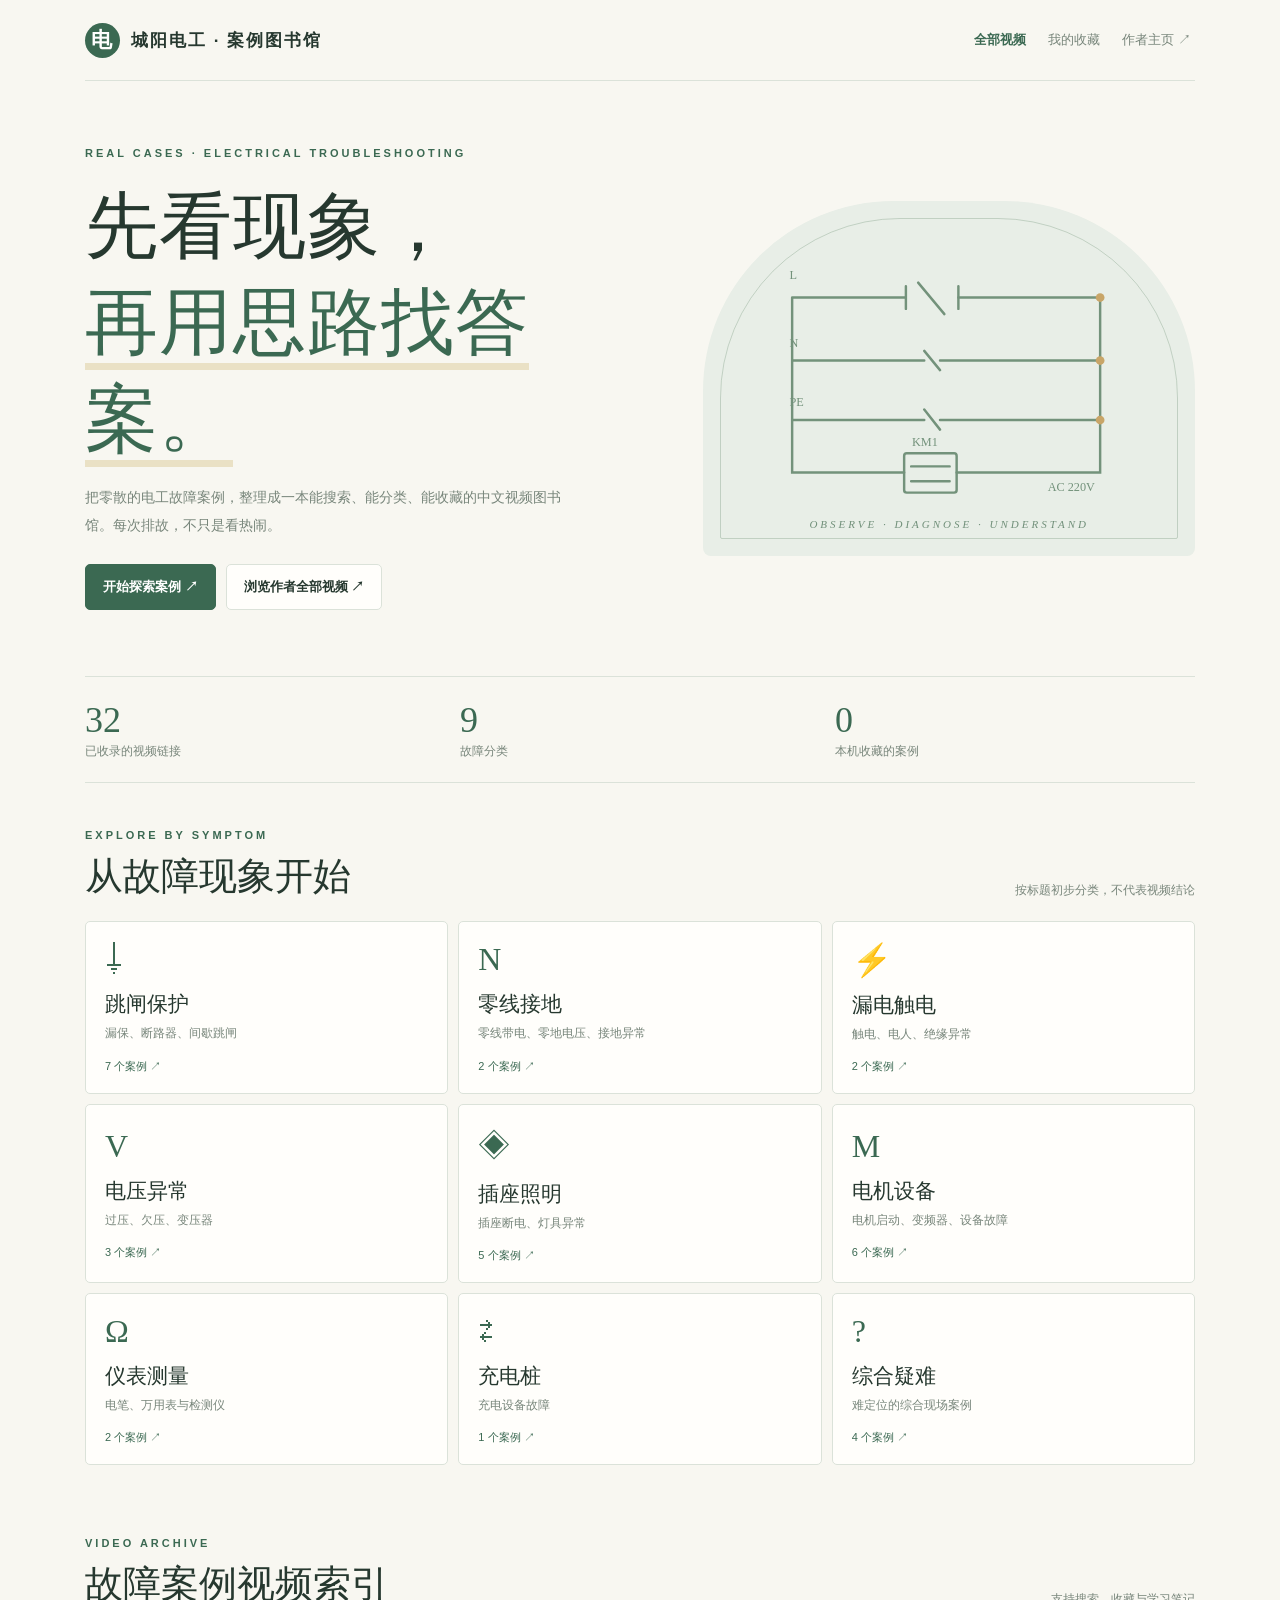
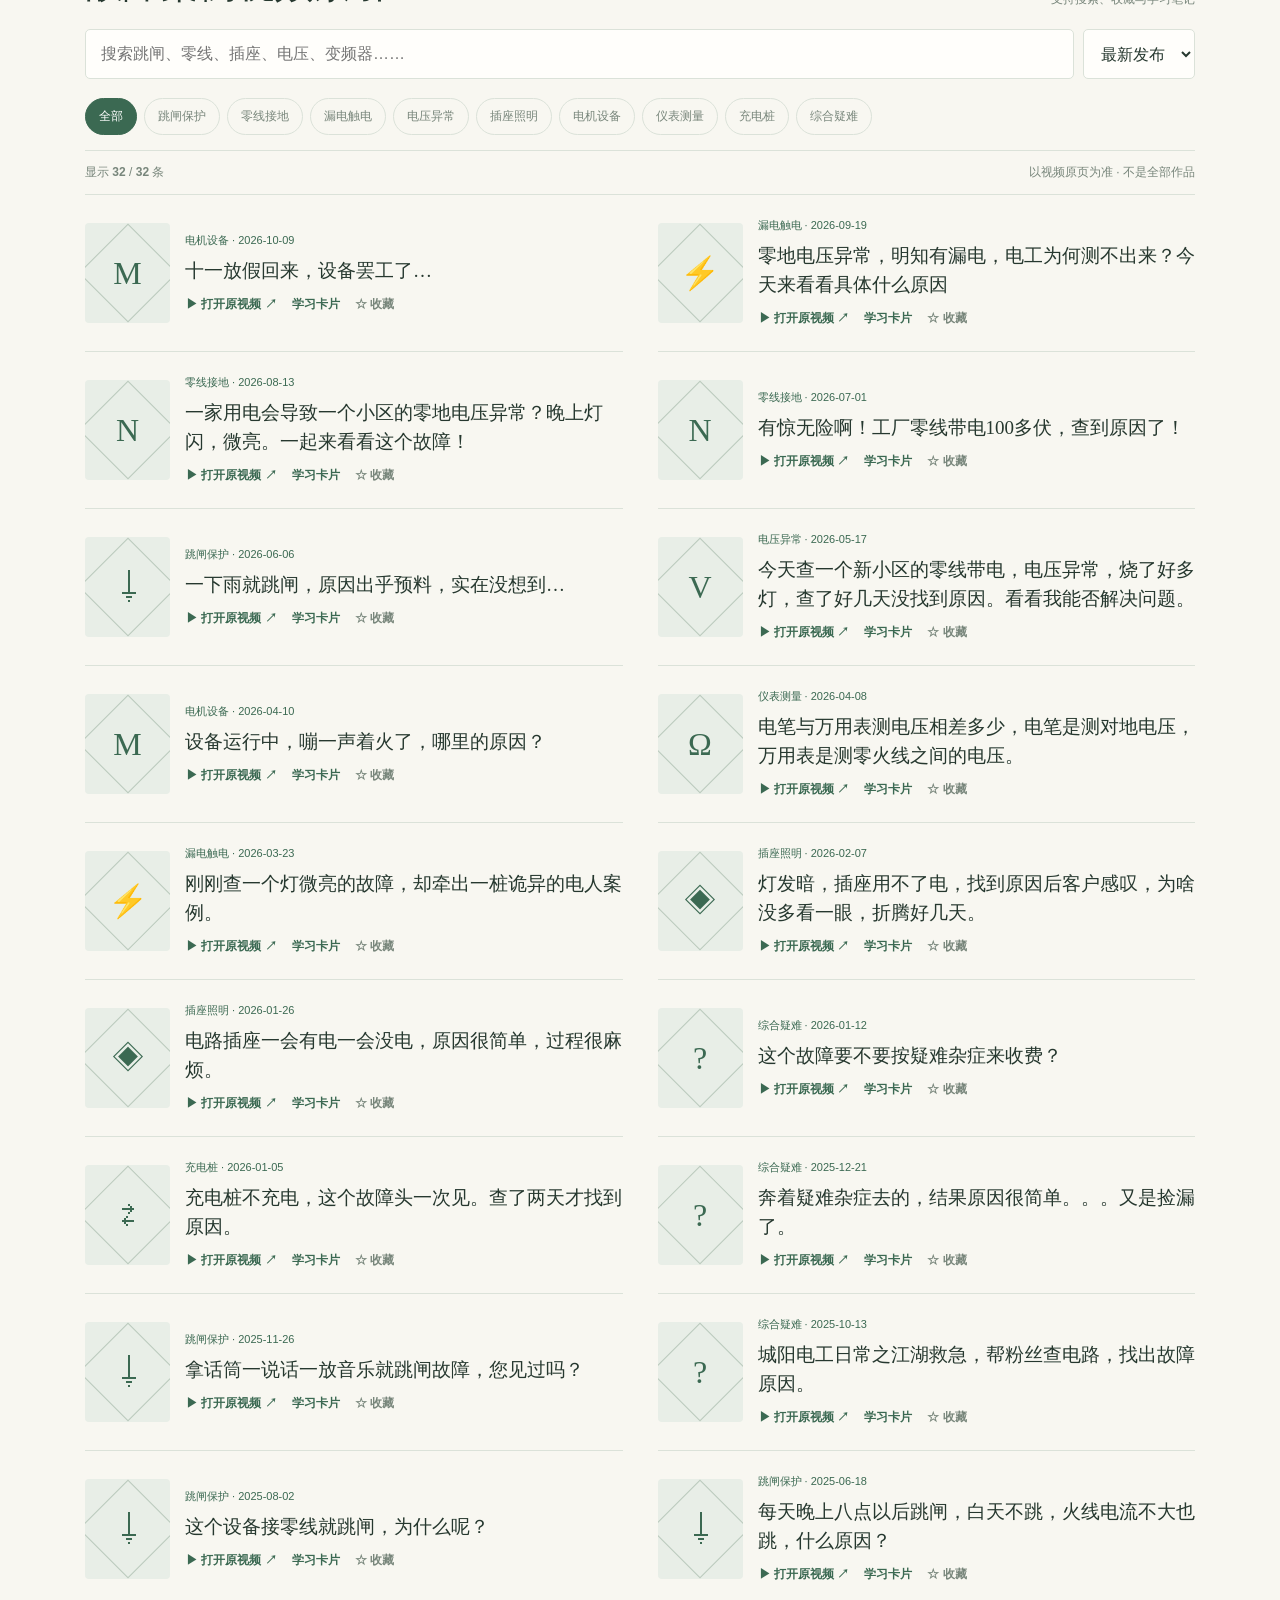
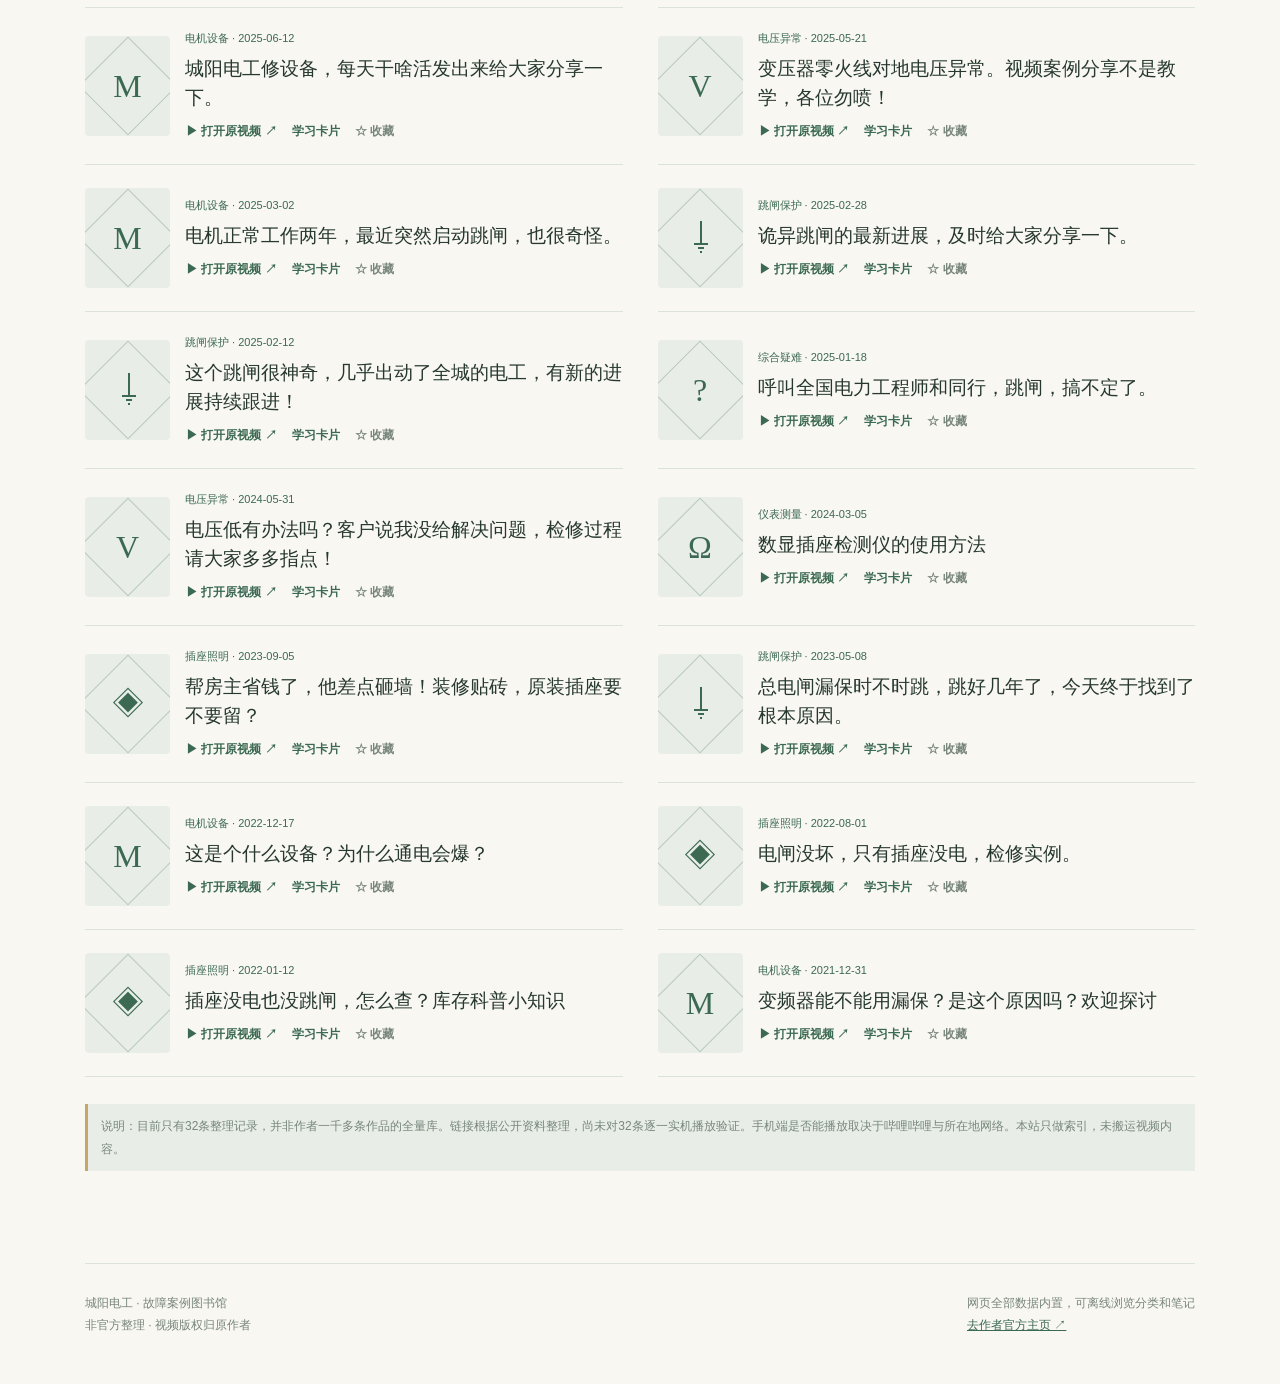
<file: chengyang/index.html>
<!doctype html>
<html lang="zh-CN"><head><meta charset="utf-8"><meta name="viewport" content="width=device-width, initial-scale=1, viewport-fit=cover"><meta name="color-scheme" content="light dark"><meta name="theme-color" content="#F7F7F2"><title>城阳电工 · 故障案例图书馆</title>
<style>
:root{--bg:#f8f7f1;--card:#fffefb;--fg:#26382f;--muted:#78867b;--edge:#dbe2d9;--brand:#3b6952;--soft:#e8eee7;--gold:#c8a568;--line:#708f79;--sans:-apple-system,BlinkMacSystemFont,'PingFang SC','Microsoft Yahei',sans-serif;--serif:'Songti SC','Noto Serif CJK SC','STSong',serif}
*{box-sizing:border-box}body{margin:0;background:var(--bg);color:var(--fg);font-family:var(--sans);-webkit-font-smoothing:antialiased}a{color:inherit}button,input,select,textarea{font:inherit}button{cursor:pointer}a:focus-visible,button:focus-visible,input:focus-visible,textarea:focus-visible{outline:3px solid var(--gold);outline-offset:3px}.shell{width:min(1110px,calc(100% - 46px));margin:auto}.top{height:81px;border-bottom:1px solid var(--edge);display:flex;align-items:center;justify-content:space-between;gap:16px}.brand{display:flex;align-items:center;gap:11px;font-size:17px;font-weight:700;letter-spacing:2px;text-decoration:none}.logo{background:var(--brand);border-radius:50%;color:white;width:35px;height:35px;display:grid;place-items:center;font-family:var(--serif);font-size:21px}.nav{display:flex;gap:14px;align-items:center}.nav a,.nav button{border:0;background:none;color:var(--muted);text-decoration:none;font-size:13px;padding:8px 4px}.nav button.current{color:var(--brand);font-weight:700}.nav a:hover,.nav button:hover{color:var(--brand)}.hero{display:grid;grid-template-columns:1fr .85fr;align-items:center;gap:40px;padding:66px 0}.eyebrow{letter-spacing:3px;font-size:11px;font-weight:800;color:var(--brand)}h1,h2,h3,p{margin-top:0}.hero h1{font:500 clamp(43px,5.7vw,74px)/1.32 var(--serif);margin:20px 0 15px;letter-spacing:1px}.hero h1 em{font-style:normal;color:var(--brand);border-bottom:7px solid #d7c38b70}.hero p{color:var(--muted);line-height:2;font-size:14px;max-width:480px}.btn{border:1px solid var(--edge);padding:13px 17px;border-radius:5px;background:var(--card);color:var(--fg);text-decoration:none;font-weight:700;font-size:13px;display:inline-flex;align-items:center;justify-content:center;gap:7px}.btn-primary{background:var(--brand);border-color:var(--brand);color:white}.btn:hover{filter:brightness(.95)}.hero-actions{display:flex;gap:10px;flex-wrap:wrap;margin-top:25px}.art{height:355px;border-radius:190px 190px 8px 8px;background:var(--soft);display:grid;place-items:center;position:relative;overflow:hidden}.art svg{width:80%;max-height:280px}.art .art-caption{font:italic 11px Georgia,serif;letter-spacing:3px;color:var(--line);position:absolute;bottom:26px}.art:before{content:'';position:absolute;inset:17px;border:1px solid #72937a55;border-radius:180px 180px 2px 2px}.rule{border-top:1px solid var(--edge)}.stats{display:grid;grid-template-columns:repeat(3,1fr);gap:15px;padding:22px 0}.stats strong{display:block;color:var(--brand);font:36px Georgia,serif}.stats span{font-size:12px;color:var(--muted)}.section{padding:46px 0 18px}.section-head{display:flex;align-items:end;justify-content:space-between;gap:14px;margin-bottom:19px}.section-head h2{font:500 clamp(28px,3vw,40px) var(--serif);margin:10px 0 0}.section-head p{font-size:12px;color:var(--muted);line-height:1.8;margin:0}.categories{display:grid;grid-template-columns:repeat(3,1fr);gap:10px}.category{border:1px solid var(--edge);background:var(--card);border-radius:5px;text-align:left;padding:19px;color:var(--fg);min-height:153px}.category:hover,.category.active{border-color:var(--brand);background:var(--soft)}.category .sym{font:32px Georgia,serif;color:var(--brand)}.category h3{font:500 21px var(--serif);margin:12px 0 6px}.category p{font-size:12px;color:var(--muted);line-height:1.6;margin:0 0 12px}.category .count{font-size:11px;color:var(--brand)}.library{padding:54px 0 75px}.tools{display:flex;flex-wrap:wrap;gap:9px;margin:18px 0}.search{flex:1;min-width:230px;padding:15px;border:1px solid var(--edge);background:var(--card);border-radius:5px;color:var(--fg)}select{padding:13px;border:1px solid var(--edge);background:var(--card);border-radius:5px;color:var(--fg)}.filters{display:flex;gap:7px;overflow-x:auto;padding:1px 0 15px;scrollbar-width:none}.pill{white-space:nowrap;border:1px solid var(--edge);color:var(--muted);background:none;padding:9px 13px;border-radius:40px;font-size:12px}.pill.active{background:var(--brand);color:white;border-color:var(--brand)}.result-bar{display:flex;justify-content:space-between;gap:10px;padding:13px 0;border-block:1px solid var(--edge);font-size:12px;color:var(--muted)}.items{display:grid;grid-template-columns:1fr 1fr;gap:0 35px}.item{padding:23px 0;border-bottom:1px solid var(--edge);display:flex;gap:15px;align-items:center}.poster{width:85px;height:100px;background:var(--soft);border-radius:4px;display:grid;place-items:center;color:var(--brand);font:32px var(--serif);flex:none;position:relative;overflow:hidden}.poster:before{content:'';width:68px;height:68px;border:1px solid #75947e66;position:absolute;transform:rotate(45deg)}.poster span{position:relative}.body{min-width:0;flex:1}.meta{font-size:11px;color:var(--brand);margin-bottom:9px}.item h3{font:500 19px/1.5 var(--serif);margin-bottom:10px;overflow-wrap:anywhere}.item h3 a{text-decoration:none}.item h3 a:hover{text-decoration:underline;text-underline-offset:3px}.item-actions{display:flex;gap:13px;align-items:center;flex-wrap:wrap}.item-actions a,.link-btn{background:none;border:0;padding:1px;color:var(--brand);font-weight:700;text-decoration:none;font-size:12px}.item-actions .fav{color:var(--muted)}.empty{grid-column:1/-1;text-align:center;padding:70px 15px;color:var(--muted)}.foot{border-top:1px solid var(--edge);padding:28px 0 48px;display:flex;justify-content:space-between;gap:20px;font-size:12px;color:var(--muted);line-height:1.85}.foot a{color:var(--brand)}.overlay{position:fixed;inset:0;background:#0e2118ad;z-index:10;display:none;align-items:center;justify-content:center;padding:15px}.overlay.open{display:flex}.modal{background:var(--card);width:min(650px,100%);max-height:90vh;overflow:auto;border-radius:8px;padding:28px;color:var(--fg)}.modal h2{font:500 clamp(25px,4.3vw,34px)/1.5 var(--serif);margin:15px 0}.modal p{font-size:13px;line-height:1.9;color:var(--muted)}.modal label{display:block;font-size:12px;font-weight:700;margin:23px 0 9px}.modal textarea{width:100%;min-height:120px;resize:vertical;background:var(--bg);color:var(--fg);border:1px solid var(--edge);padding:13px;border-radius:5px}.modal ul{padding-left:19px;font-size:13px;color:var(--muted);line-height:2}.modal header{display:flex;align-items:center;justify-content:space-between}.close{background:none;border:0;font-size:28px;color:var(--muted);padding:0 5px}.notice{padding:11px 13px;background:var(--soft);color:var(--muted);font-size:12px;line-height:1.85;border-left:3px solid var(--gold);margin:17px 0}.modal-links{display:flex;gap:10px;flex-wrap:wrap;margin-top:16px}.source{display:flex;flex-direction:column;gap:12px}.source a{color:var(--brand)}.small{font-size:12px;color:var(--muted)}
@media(max-width:750px){.hero{gap:20px}.hero h1{font-size:45px}.art{height:295px}.items{gap:0 15px}.item{gap:10px}.poster{width:72px;height:83px}.item h3{font-size:17px}}
@media(max-width:620px){.shell{width:calc(100% - 34px)}.top{height:68px}.brand{font-size:13px;letter-spacing:0}.logo{width:30px;height:30px;font-size:17px}.nav{gap:8px}.nav a,.nav button{font-size:11px}.hero{grid-template-columns:1fr;padding:42px 0 27px}.hero h1{font-size:46px;margin:15px 0}.hero p{font-size:13px}.art{height:210px;border-radius:140px 140px 4px 4px}.art svg{max-height:160px;width:70%}.art .art-caption{bottom:13px}.stats strong{font-size:29px}.stats span{font-size:10px}.section{padding-top:35px}.section-head h2{font-size:29px}.section-head p{font-size:11px}.categories{grid-template-columns:1fr 1fr;gap:8px}.category{padding:14px;min-height:138px}.category h3{font-size:18px}.category p{font-size:11px}.library{padding-top:37px}.items{grid-template-columns:1fr}.item{gap:12px}.poster{width:82px;height:91px}.item h3{font-size:18px}.foot{flex-direction:column}.modal{padding:20px}}
</style></head><body>
<div class="shell"><header class="top"><a class="brand" href="#top"><span class="logo">电</span>城阳电工 · 案例图书馆</a><nav class="nav"><button id="allToggle" class="current">全部视频</button><button id="savedToggle">我的收藏</button><a href="https://space.bilibili.com/1985127693/video" target="_blank" rel="noopener noreferrer">作者主页 ↗</a></nav></header>
<section id="top" class="hero"><div><div class="eyebrow">REAL CASES · ELECTRICAL TROUBLESHOOTING</div><h1>先看现象，<br><em>再用思路找答案。</em></h1><p>把零散的电工故障案例，整理成一本能搜索、能分类、能收藏的中文视频图书馆。每次排故，不只是看热闹。</p><div class="hero-actions"><a class="btn btn-primary" href="#library">开始探索案例 ↗</a><a class="btn" href="https://space.bilibili.com/1985127693/video" target="_blank" rel="noopener noreferrer">浏览作者全部视频 ↗</a></div></div><div class="art"><svg viewBox="0 0 420 320" xmlns="http://www.w3.org/2000/svg" fill="none"><g stroke="#73927b" stroke-width="2.8" stroke-linecap="round"><path d="M30 68H160M220 68H382M30 68V268H158M218 268H382V68"/><path d="M160 55v26M220 55v26M174 51l30 36"/><path d="M30 140H160M220 140H382M160 140h21M199 140h21M181 129l18 22"/><path d="M30 208H160M220 208H382M160 208h21M199 208h21M181 196l18 23"/><rect x="158" y="246" width="60" height="45" rx="3"/><path d="M166 261h44M166 278h44"/></g><g fill="#73927b" font-family="Georgia" font-size="14"><text x="27" y="47">L</text><text x="27" y="125">N</text><text x="27" y="192">PE</text><text x="167" y="238">KM1</text><text x="322" y="289">AC 220V</text></g><g fill="#c8a568"><circle cx="382" cy="68" r="5"/><circle cx="382" cy="140" r="5"/><circle cx="382" cy="208" r="5"/></g></svg><div class="art-caption">OBSERVE · DIAGNOSE · UNDERSTAND</div></div></section>
<div class="rule"></div><div class="stats"><div><strong id="totalStat">32</strong><span>已收录的视频链接</span></div><div><strong id="catStat">9</strong><span>故障分类</span></div><div><strong id="savedStat">0</strong><span>本机收藏的案例</span></div></div><div class="rule"></div>
<section class="section"><div class="section-head"><div><div class="eyebrow">EXPLORE BY SYMPTOM</div><h2>从故障现象开始</h2></div><p>按标题初步分类，不代表视频结论</p></div><div class="categories" id="categoryCards"></div></section>
<section class="library" id="library"><div class="section-head"><div><div class="eyebrow">VIDEO ARCHIVE</div><h2>故障案例视频索引</h2></div><p>支持搜索、收藏与学习笔记</p></div><div class="tools"><input id="query" class="search" type="search" aria-label="搜索视频" placeholder="搜索跳闸、零线、插座、电压、变频器……"><select id="order" aria-label="选择排序"><option value="recent">最新发布</option><option value="old">最早发布</option><option value="az">按标题</option></select></div><div id="filters" class="filters"></div><div class="result-bar"><span>显示 <b id="shown">0</b> / <b id="total">32</b> 条</span><span>以视频原页为准 · 不是全部作品</span></div><div id="items" class="items"></div><div class="notice" style="margin-top:27px">说明：目前只有32条整理记录，并非作者一千多条作品的全量库。链接根据公开资料整理，尚未对32条逐一实机播放验证。手机端是否能播放取决于哔哩哔哩与所在地网络。本站只做索引，未搬运视频内容。</div></section>
<footer class="foot"><span>城阳电工 · 故障案例图书馆<br>非官方整理 · 视频版权归原作者</span><span>网页全部数据内置，可离线浏览分类和笔记<br><a href="https://space.bilibili.com/1985127693/video" target="_blank" rel="noopener noreferrer">去作者官方主页 ↗</a></span></footer></div>
<div class="overlay" id="overlay" role="dialog" aria-modal="true" aria-labelledby="detailTitle"><article class="modal"><header><span class="eyebrow">CASE STUDY · LEARNING NOTES</span><button id="close" class="close" aria-label="关闭对话框">×</button></header><div id="detail"></div></article></div>
<script>let DATA=[{"id":"BV1hzpW6VEWZ","date":"2026-10-09","category":"电机设备","title":"十一放假回来，设备罢工了…","url":"https://www.bilibili.com/video/BV1hzpW6VEWZ/"},{"id":"BV12XeX6jEEs","date":"2026-09-19","category":"漏电触电","title":"零地电压异常，明知有漏电，电工为何测不出来？今天来看看具体什么原因","url":"https://www.bilibili.com/video/BV12XeX6jEEs/"},{"id":"BV1qBgJ65EoY","date":"2026-08-13","category":"零线接地","title":"一家用电会导致一个小区的零地电压异常？晚上灯闪，微亮。一起来看看这个故障！","url":"https://www.bilibili.com/video/BV1qBgJ65EoY/"},{"id":"BV1jnTe6GEsh","date":"2026-07-01","category":"零线接地","title":"有惊无险啊！工厂零线带电100多伏，查到原因了！","url":"https://www.bilibili.com/video/BV1jnTe6GEsh/"},{"id":"BV1D67m6wExx","date":"2026-06-06","category":"跳闸保护","title":"一下雨就跳闸，原因出乎预料，实在没想到…","url":"https://www.bilibili.com/video/BV1D67m6wExx/"},{"id":"BV1vDLp6hE6C","date":"2026-05-17","category":"零线接地","title":"今天查一个新小区的零线带电，电压异常，烧了好多灯，查了好几天没找到原因。看看我能否解决问题。","url":"https://www.bilibili.com/video/BV1vDLp6hE6C/"},{"id":"BV1X3DfB2EDB","date":"2026-04-10","category":"电机设备","title":"设备运行中，嘣一声着火了，哪里的原因？","url":"https://www.bilibili.com/video/BV1X3DfB2EDB/"},{"id":"BV1siD6BmESk","date":"2026-04-08","category":"仪表测量","title":"电笔与万用表测电压相差多少，电笔是测对地电压，万用表是测零火线之间的电压。","url":"https://www.bilibili.com/video/BV1siD6BmESk/"},{"id":"BV1TQQoBiErJ","date":"2026-03-23","category":"漏电触电","title":"刚刚查一个灯微亮的故障，却牵出一桩诡异的电人案例。","url":"https://www.bilibili.com/video/BV1TQQoBiErJ/"},{"id":"BV1qQFnzME2b","date":"2026-02-07","category":"插座照明","title":"灯发暗，插座用不了电，找到原因后客户感叹，为啥没多看一眼，折腾好几天。","url":"https://www.bilibili.com/video/BV1qQFnzME2b/"},{"id":"BV1X6zvBJEdg","date":"2026-01-26","category":"插座照明","title":"电路插座一会有电一会没电，原因很简单，过程很麻烦。","url":"https://www.bilibili.com/video/BV1X6zvBJEdg/"},{"id":"BV1B7r8BmEgn","date":"2026-01-12","category":"综合疑难","title":"这个故障要不要按疑难杂症来收费？","url":"https://www.bilibili.com/video/BV1B7r8BmEgn/"},{"id":"BV1mFiHBbEqQ","date":"2026-01-05","category":"充电桩","title":"充电桩不充电，这个故障头一次见。查了两天才找到原因。","url":"https://www.bilibili.com/video/BV1mFiHBbEqQ/"},{"id":"BV1ZuqyByEGy","date":"2025-12-21","category":"综合疑难","title":"奔着疑难杂症去的，结果原因很简单。。。又是捡漏了。","url":"https://www.bilibili.com/video/BV1ZuqyByEGy/"},{"id":"BV12kUaB9E4Y","date":"2025-11-26","category":"跳闸保护","title":"拿话筒一说话一放音乐就跳闸故障，您见过吗？","url":"https://www.bilibili.com/video/BV12kUaB9E4Y/"},{"id":"BV15n42zzEyH","date":"2025-10-13","category":"综合疑难","title":"城阳电工日常之江湖救急，帮粉丝查电路，找出故障原因。","url":"https://www.bilibili.com/video/BV15n42zzEyH/"},{"id":"BV1LdhxzfEu9","date":"2025-08-02","category":"跳闸保护","title":"这个设备接零线就跳闸，为什么呢？","url":"https://www.bilibili.com/video/BV1LdhxzfEu9/"},{"id":"BV1ZUN6zzEza","date":"2025-06-18","category":"跳闸保护","title":"每天晚上八点以后跳闸，白天不跳，火线电流不大也跳，什么原因？","url":"https://www.bilibili.com/video/BV1ZUN6zzEza/"},{"id":"BV1FAMPzjEVk","date":"2025-06-12","category":"电机设备","title":"城阳电工修设备，每天干啥活发出来给大家分享一下。","url":"https://www.bilibili.com/video/BV1FAMPzjEVk/"},{"id":"BV1E7JqzNEdJ","date":"2025-05-21","category":"电压异常","title":"变压器零火线对地电压异常。视频案例分享不是教学，各位勿喷！","url":"https://www.bilibili.com/video/BV1E7JqzNEdJ/"},{"id":"BV1GM9hY7ERw","date":"2025-03-02","category":"电机设备","title":"电机正常工作两年，最近突然启动跳闸，也很奇怪。","url":"https://www.bilibili.com/video/BV1GM9hY7ERw/"},{"id":"BV1rR93YVESv","date":"2025-02-28","category":"跳闸保护","title":"诡异跳闸的最新进展，及时给大家分享一下。","url":"https://www.bilibili.com/video/BV1rR93YVESv/"},{"id":"BV1EhKjeEEjA","date":"2025-02-12","category":"跳闸保护","title":"这个跳闸很神奇，几乎出动了全城的电工，有新的进展持续跟进！","url":"https://www.bilibili.com/video/BV1EhKjeEEjA/"},{"id":"BV1eEwwexEq3","date":"2025-01-18","category":"综合疑难","title":"呼叫全国电力工程师和同行，跳闸，搞不定了。","url":"https://www.bilibili.com/video/BV1eEwwexEq3/"},{"id":"BV17i421U7Ki","date":"2024-05-31","category":"电压异常","title":"电压低有办法吗？客户说我没给解决问题，检修过程请大家多多指点！","url":"https://www.bilibili.com/video/BV17i421U7Ki/"},{"id":"BV1xF4m1L7d5","date":"2024-03-05","category":"仪表测量","title":"数显插座检测仪的使用方法","url":"https://www.bilibili.com/video/BV1xF4m1L7d5/"},{"id":"BV1cH4y1X7yf","date":"2023-09-05","category":"插座照明","title":"帮房主省钱了，他差点砸墙！装修贴砖，原装插座要不要留？","url":"https://www.bilibili.com/video/BV1cH4y1X7yf/"},{"id":"BV1ts4y1u7o4","date":"2023-05-08","category":"跳闸保护","title":"总电闸漏保时不时跳，跳好几年了，今天终于找到了根本原因。","url":"https://www.bilibili.com/video/BV1ts4y1u7o4/"},{"id":"BV1Je4y1K7Vw","date":"2022-12-17","category":"电机设备","title":"这是个什么设备？为什么通电会爆？","url":"https://www.bilibili.com/video/BV1Je4y1K7Vw/"},{"id":"BV1KB4y187jo","date":"2022-08-01","category":"插座照明","title":"电闸没坏，只有插座没电，检修实例。","url":"https://www.bilibili.com/video/BV1KB4y187jo/"},{"id":"BV17a411q7KP","date":"2022-01-12","category":"插座照明","title":"插座没电也没跳闸，怎么查？库存科普小知识","url":"https://www.bilibili.com/video/BV17a411q7KP/"},{"id":"BV1SS4y1f7wm","date":"2021-12-31","category":"电机设备","title":"变频器能不能用漏保？是这个原因吗？欢迎探讨","url":"https://www.bilibili.com/video/BV1SS4y1f7wm/"}];
const TYPES=[['跳闸保护','⏚','漏保、断路器、间歇跳闸'],['零线接地','N','零线带电、零地电压、接地异常'],['漏电触电','⚡','触电、电人、绝缘异常'],['电压异常','V','过压、欠压、变压器'],['插座照明','◈','插座断电、灯具异常'],['电机设备','M','电机启动、变频器、设备故障'],['仪表测量','Ω','电笔、万用表与检测仪'],['充电桩','⇄','充电设备故障'],['综合疑难','?','难定位的综合现场案例']];
const ASK={'跳闸保护':['什么时候跳闸？是否与负载投入或时间段有关？','是断路器脱扣、漏电保护动作，还是其他保护动作？','作者用了哪些测量结果逐步排除怀疑对象？'],'零线接地':['现场在哪两个点之间测出了异常电压？','是否区分了零线、地线、电源侧及负载侧？','最终诊断是否经过断电后的检查和安全验证？'],'漏电触电':['现象是在什么设备和运行条件下出现的？','检测有没有区分电压与漏电流？','最后找到的故障点有什么直接证据？'],'电压异常':['是持续欠压、暂态变化还是不平衡？','有无在电源侧和负载侧进行对比？','现象和哪台设备的投切相关？'],'插座照明':['真正没有电，还是空载有电却带不起负载？','视频中的测量先后顺序是什么？','故障点位于线路、接点还是上游供电？'],'电机设备':['异常出现在启动、运行还是停机过程？','作者怎样区分电气故障和机械负载问题？','最终原因是否有明确的试验或测量证据？'],'仪表测量':['用了什么表、什么量程、什么参考点？','有无可能受感应电压或仪表输入阻抗影响？','作者用什么方式交叉验证？'],'充电桩':['故障发生在插枪、握手、启动还是运行阶段？','是供电线路问题还是桩自身报警？','最后用了什么数据或状态确认故障？'],'综合疑难':['最早可以确认的故障现象是什么？','定位时排除了哪些猜测？','结论有哪些证据，哪些仍不确定？']};
const author='https://space.bilibili.com/1985127693/video';let selected='全部',q='',savedMode=false,lastFocused=null,now=null;
const $=id=>document.getElementById(id),store='cy-electrician-offline-v2';let st={favorites:[],notes:{},done:[]};try{const v=JSON.parse(localStorage.getItem(store));if(v){st.favorites=Array.isArray(v.favorites)?v.favorites:[];st.notes=v.notes&&typeof v.notes==='object'?v.notes:{};st.done=Array.isArray(v.done)?v.done:[]}}catch(e){}const save=()=>{try{localStorage.setItem(store,JSON.stringify(st))}catch(e){}};
function escape(v){return String(v).replace(/[&<>"']/g,m=>({'&':'&amp;','<':'&lt;','>':'&gt;','"':'&quot;',"'":'&#39;'}[m]));}
function countFor(n){return DATA.filter(x=>x.category===n).length;}
function renderCats(){$('categoryCards').innerHTML=TYPES.map(t=>`<button class="category ${selected===t[0]?'active':''}" data-cat="${escape(t[0])}"><span class="sym">${t[1]}</span><h3>${t[0]}</h3><p>${t[2]}</p><span class="count">${countFor(t[0])} 个案例 ↗</span></button>`).join('');}
function renderFilters(){$('filters').innerHTML=['全部',...TYPES.map(t=>t[0])].map(t=>`<button class="pill ${selected===t?'active':''}" data-filter="${t}">${t}</button>`).join('');}
function render(){const k=q.toLowerCase(),order=$('order').value;let result=DATA.filter(x=>(!savedMode||st.favorites.includes(x.id))&&(selected==='全部'||x.category===selected)&&(!k||(x.title+' '+x.category+' '+x.id).toLowerCase().includes(k)));if(order==='recent')result.sort((a,b)=>b.date.localeCompare(a.date));if(order==='old')result.sort((a,b)=>a.date.localeCompare(b.date));if(order==='az')result.sort((a,b)=>a.title.localeCompare(b.title,'zh-CN'));$('shown').textContent=result.length;$('total').textContent=DATA.length;$('savedStat').textContent=st.favorites.length;$('catStat').textContent=TYPES.filter(t=>countFor(t[0])).length;
$('items').innerHTML=result.length?result.map(x=>{const g=TYPES.find(t=>t[0]===x.category)[1];const f=st.favorites.includes(x.id);return `<article class="item"><div class="poster" aria-hidden="true"><span>${g}</span></div><div class="body"><div class="meta">${x.category} · ${x.date}</div><h3><a href="${x.url}" rel="noopener noreferrer" target="_blank" title="前往原视频">${escape(x.title)}</a></h3><div class="item-actions"><a href="${x.url}" rel="noopener noreferrer" target="_blank">▶ 打开原视频 ↗</a><button class="link-btn" data-detail="${x.id}">学习卡片</button><button class="link-btn fav" data-fav="${x.id}">${f?'★ 已收藏':'☆ 收藏'}</button></div></div></article>`}).join(''):'<div class="empty">没有符合条件的案例。换个关键词试试。</div>';renderFilters();renderCats();}
function openDetail(id){const it=DATA.find(x=>x.id===id);if(!it)return;now=it;lastFocused=document.activeElement;$('detail').innerHTML=`<div class="small">${escape(it.category)} · ${it.date}</div><h2 id="detailTitle">${escape(it.title)}</h2><p>观看前建议先判断故障类型，带着下面三个问题看作者如何一步步缩小故障范围。下列问题是本站自拟，不代表作者结论。</p><ul>${(ASK[it.category]||ASK['综合疑难']).map(s=>'<li>'+escape(s)+'</li>').join('')}</ul><div class="modal-links"><a href="${it.url}" target="_blank" rel="noopener noreferrer" class="btn btn-primary">▶ 打开对应B站原视频</a><button class="btn" id="markLearn">${st.done.includes(it.id)?'✓ 已学过':'✓ 标记已学'}</button></div><label for="notes">我的笔记（仅本机保存）</label><textarea id="notes" placeholder="故障现象：
测量与验证：
最终原因（看完视频后填写）："></textarea><div class="notice">操作电气设备应由具备资质者按安全流程开展。本站不提供现场带电排故指令。若原视频失效，可到<a href="${author}" target="_blank" rel="noopener noreferrer">原作者主页</a>寻找。</div>`;$('notes').value=st.notes[it.id]||'';$('overlay').classList.add('open');document.body.style.overflow='hidden';$('close').focus();$('notes').addEventListener('input',e=>{st.notes[it.id]=e.target.value;save()});$('markLearn').addEventListener('click',()=>{if(!st.done.includes(it.id))st.done.push(it.id);else st.done=st.done.filter(x=>x!==it.id);save();$('markLearn').textContent=st.done.includes(it.id)?'✓ 已学过':'✓ 标记已学'});}
function close(){ $('overlay').classList.remove('open'); document.body.style.overflow=''; if(lastFocused?.focus)lastFocused.focus();}
$('query').addEventListener('input',e=>{q=e.target.value.trim();render()});$('order').addEventListener('change',render);
document.addEventListener('click',e=>{const c=e.target.closest('[data-cat],[data-filter]');if(c){selected=c.dataset.cat||c.dataset.filter;savedMode=false;$('savedToggle').classList.remove('current');$('allToggle').classList.add('current');render();$('library').scrollIntoView({behavior:'smooth'});}const f=e.target.closest('[data-fav]');if(f){const id=f.dataset.fav;if(st.favorites.includes(id))st.favorites=st.favorites.filter(x=>x!==id);else st.favorites.push(id);save();render();}const det=e.target.closest('[data-detail]');if(det)openDetail(det.dataset.detail);});
$('allToggle').onclick=()=>{savedMode=false;selected='全部';$('allToggle').classList.add('current');$('savedToggle').classList.remove('current');render();$('library').scrollIntoView({behavior:'smooth'})};$('savedToggle').onclick=()=>{savedMode=true;selected='全部';$('savedToggle').classList.add('current');$('allToggle').classList.remove('current');render();$('library').scrollIntoView({behavior:'smooth'})};$('close').onclick=close;$('overlay').onclick=e=>{if(e.target===$('overlay'))close()};document.addEventListener('keydown',e=>{if(e.key==='Escape'&&$('overlay').classList.contains('open'))close()});render();
// 网站版本读取当前视频 JSON；失败时保留内置目录而不出现空白。
if(location.protocol==='http:'||location.protocol==='https:'){
 fetch('./videos.json',{cache:'no-cache'}).then(r=>{if(!r.ok)throw Error('index not available');return r.json()}).then(data=>{
  if(!data||!Array.isArray(data.items))return;
  const incoming=data.items.map(item=>{
   const id=String(item?.id||''); const title=String(item?.title||'').trim();
   if(!/^BV[A-Za-z0-9]{10}$/.test(id)||!title)return null;
   return {id,title:title.slice(0,250),date:String(item.date||'').slice(0,10),category:TYPES.some(t=>t[0]===item.category)?item.category:'综合疑难',url:'https://www.bilibili.com/video/'+id+'/'};
  }).filter(Boolean);
  if(!incoming.length)return;
  const combined=new Map(DATA.map(i=>[i.id,i]));incoming.forEach(i=>combined.set(i.id,i));DATA=Array.from(combined.values());
  $('totalStat').textContent=DATA.length;render();
 }).catch(()=>{});
}

</script></body></html>
</file>
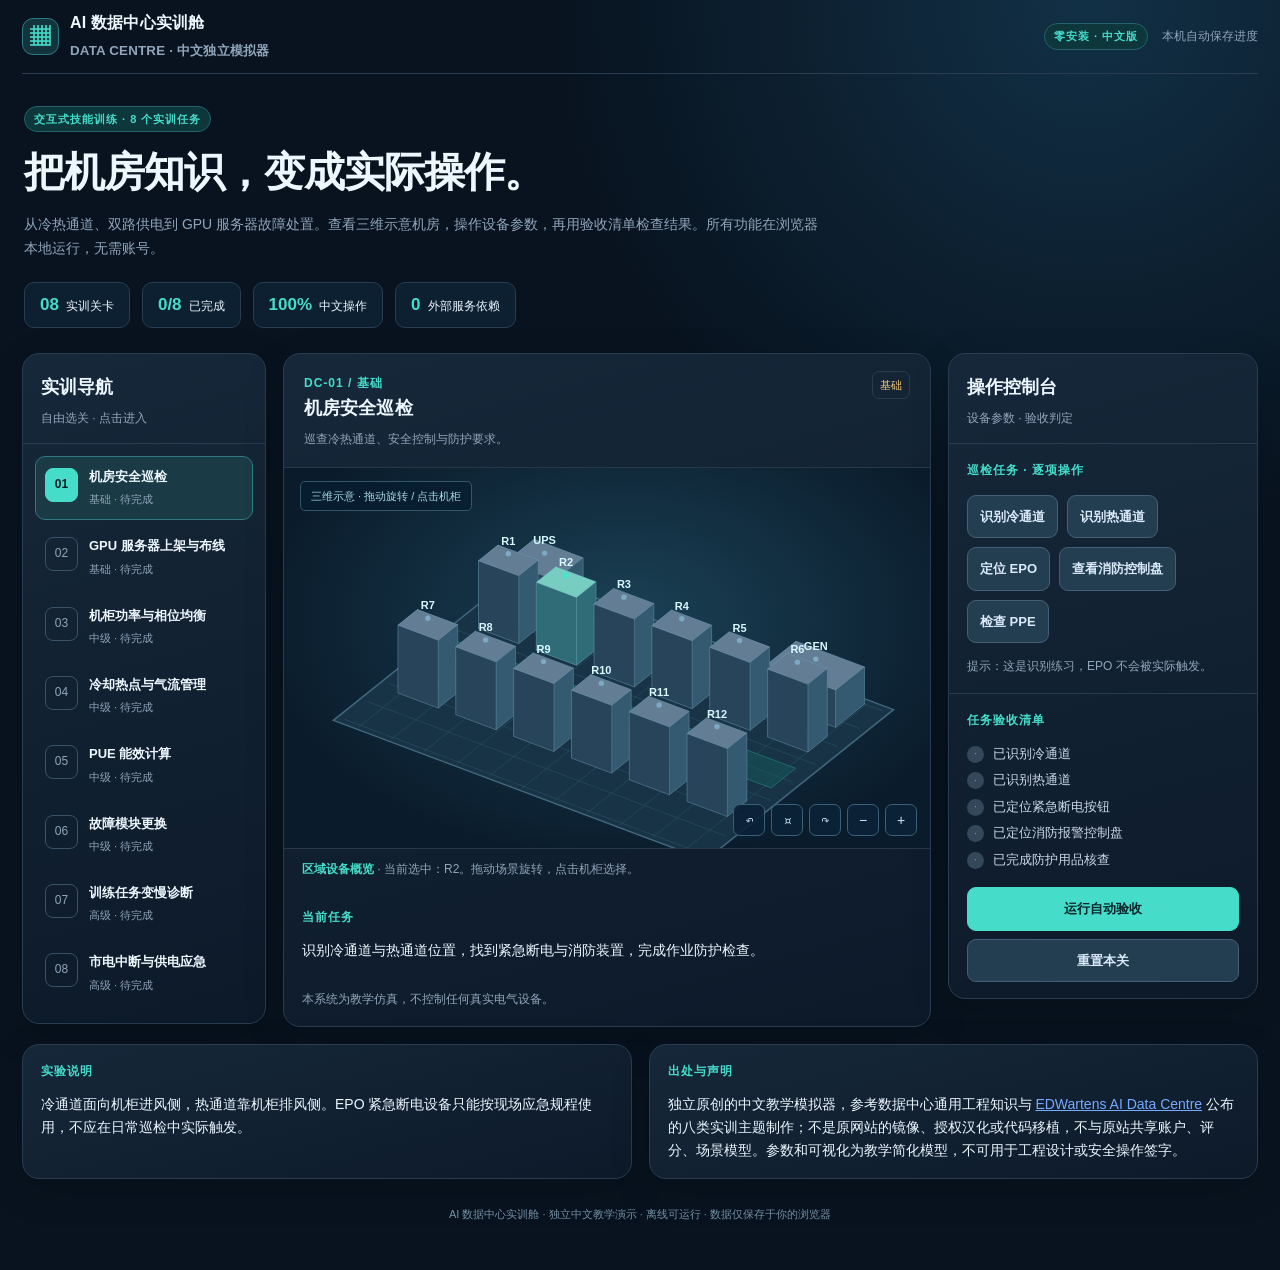
<file: datacenter-cn/index.html>
<!doctype html>
<html lang="zh-CN">
<head>
<meta charset="utf-8"><meta name="viewport" content="width=device-width,initial-scale=1,viewport-fit=cover">
<meta name="theme-color" content="#08131f"><meta name="description" content="AI数据中心实训舱：8关中文交互式机房模拟培训，供配电、制冷、机柜、PUE、故障演练，免安装。">
<title>AI 数据中心实训舱 · 中文交互模拟器</title>
<style>
:root{--bg:#08131f;--pane:#111f30;--pane2:#17283b;--line:#293c50;--ink:#edf7ff;--muted:#91a5bb;--accent:#46dcca;--blue:#76aaff;--amber:#f6c77a;--bad:#f38d8d;--green:#87e3b2}
*{box-sizing:border-box}html{scroll-behavior:smooth}body{margin:0;background:radial-gradient(circle at 85% 0%,#123046 0,transparent 32%),var(--bg);color:var(--ink);font:14px/1.65 -apple-system,BlinkMacSystemFont,"PingFang SC","Microsoft YaHei",sans-serif}button,input,select{font:inherit}button{cursor:pointer}a{color:#83d7fb}button:focus-visible,input:focus-visible,select:focus-visible{outline:2px solid var(--accent);outline-offset:2px}button:disabled{opacity:.45;cursor:not-allowed}#app{max-width:1500px;margin:auto;padding:0 22px 45px}
header{height:74px;display:flex;justify-content:space-between;align-items:center;gap:15px;border-bottom:1px solid var(--line)}.logo{display:flex;align-items:center;gap:11px;font-weight:800;letter-spacing:.2px;font-size:16px}.logomark{width:37px;height:37px;border:1px solid #2a7b83;border-radius:11px;display:grid;place-items:center;color:var(--accent);font-size:20px;background:#13343d}.meta{color:var(--muted);font-size:12px}.tag{display:inline-block;color:var(--accent);background:#0d373b;border:1px solid #22646a;padding:3px 9px;border-radius:30px;font-size:11px;font-weight:700;letter-spacing:1px}.header-right{display:flex;align-items:center;gap:14px}h1,h2,h3,p{margin:0}h1{font-size:clamp(25px,3.4vw,41px);letter-spacing:-1px;line-height:1.3;margin:14px 0}h2{font-size:18px;letter-spacing:.1px}h3{font-size:14px}small{color:var(--muted)}.hero{padding:32px 2px 25px}.hero p{color:var(--muted);max-width:800px}.stats{display:flex;gap:12px;flex-wrap:wrap;margin-top:22px}.stat{padding:8px 15px;border:1px solid var(--line);border-radius:10px;background:#0d2031;font-size:12px}.stat b{color:var(--accent);font-size:17px;margin-right:7px}
.workspace{display:grid;grid-template-columns:244px minmax(0,1fr) 310px;gap:17px;align-items:start}.panel{background:linear-gradient(165deg,rgba(23,40,59,.96),rgba(13,26,41,.98));border:1px solid var(--line);border-radius:17px;overflow:hidden;box-shadow:0 12px 40px #0002}.panelhead{padding:19px 18px 14px;border-bottom:1px solid var(--line)}.panelbody{padding:16px 18px}.left .panelbody{padding:12px}.lev{display:flex;gap:11px;align-items:flex-start;width:100%;background:transparent;color:inherit;border:1px solid transparent;border-radius:10px;text-align:left;padding:11px 9px;margin-bottom:5px;transition:.2s}.lev:hover{background:#23384c}.lev.active{background:#1a3a45;border-color:#2f7983}.idx{font-size:12px;flex:0 0 33px;border:1px solid #3a5267;border-radius:8px;text-align:center;color:var(--muted);padding:6px 0}.lev.active .idx{color:#061d23;background:var(--accent);border-color:var(--accent);font-weight:800}.lev.done .idx{border-color:#347e64;color:var(--green)}.lev strong{display:block;font-size:13px;line-height:1.4}.lev small{display:block;font-size:11px;margin-top:4px}.brief{display:flex;align-items:flex-start;justify-content:space-between;gap:10px;padding:17px 20px}.brief .chip{border:1px solid var(--line);border-radius:7px;padding:4px 7px;white-space:nowrap;font-size:11px;color:var(--amber)}.sub{color:var(--muted);font-size:12px;margin-top:7px}.sceneWrap{position:relative;background:radial-gradient(ellipse at 53% 40%,#1b4155 0%,#0a1c2c 75%);border-top:1px solid #273949;border-bottom:1px solid #273949}.sceneWrap canvas{width:100%;height:380px;display:block;touch-action:pan-y;cursor:grab}.sceneWrap canvas:active{cursor:grabbing}.sceneTag{position:absolute;top:13px;left:16px;pointer-events:none;background:#071d2fcf;color:#a9d8e5;padding:5px 10px;border:1px solid #31566a;border-radius:5px;font-size:11px}.sceneTools{position:absolute;bottom:12px;right:13px;display:flex;gap:6px;align-items:center}.iconbtn{width:32px;height:32px;background:#0b2137e8;color:#c7e8f5;border:1px solid #396078;border-radius:7px}.sceneNote{padding:11px 18px;font-size:12px;color:var(--muted)}.sceneNote strong{color:var(--accent)}.actions{display:flex;flex-wrap:wrap;gap:9px;margin-top:14px}.btn{padding:10px 12px;color:#daeafb;background:#233d51;border:1px solid #446077;border-radius:9px;font-weight:650;font-size:13px;text-align:center;transition:.15s}.btn:hover{border-color:var(--accent);background:#29505d}.btn.selected{background:#14574f;border-color:var(--accent);color:#b9fff1}.btn.primary{background:var(--accent);color:#06262a;border-color:var(--accent);font-weight:800}.btn.primary:hover{background:#8af6e3}.btn.danger{color:#f5b7aa;border-color:#925552;background:#442a30}.btn.full{width:100%}.note{font-size:12px;color:var(--muted);margin-top:14px}.levelcard{margin-top:16px}.right .panelbody{min-height:200px}.sep{height:1px;background:var(--line);margin:16px 0}.tasklist{display:grid;gap:9px;margin-top:15px}.check{display:flex;gap:9px;align-items:flex-start;font-size:12.5px;line-height:1.4;color:#ccd8e6}.dot{border-radius:50%;width:17px;height:17px;flex:0 0 17px;display:grid;place-items:center;background:#34475b;color:#8c9bad;font-size:10px}.check.ok .dot{background:#125848;color:var(--accent)}.check.ok{color:#c5ffe8}.result{border:1px solid var(--line);border-radius:11px;background:#0a1d2d;padding:13px;margin-top:14px;font-size:12px;line-height:1.7}.result.pass{border-color:#2a846b;color:#a8ffcf}.result.fail{border-color:#96643b;color:#f8d29a}.field{margin-top:12px}.field label{font-size:12px;color:#c9d7e3;display:block;margin-bottom:5px}.field input,.field select{width:100%;height:40px;border-radius:8px;border:1px solid #456177;background:#0c2132;color:#f6ffff;padding:0 11px}.rangeLine{display:flex;gap:12px;align-items:center;margin:14px 0}.rangeLine input{flex:1;min-width:0;accent-color:var(--accent)}.rangeLine b{font-size:21px;color:var(--accent)}.metrics{display:grid;grid-template-columns:1fr 1fr;gap:9px;margin-top:14px}.metric{background:#0c2031;border:1px solid #30475a;border-radius:9px;padding:10px}.metric small{display:block;font-size:11px}.metric b{display:block;margin-top:4px;font-size:19px;color:#ecf9ff}.metric.warn b{color:var(--amber)}.metric.good b{color:var(--accent)}.section-head{font-size:12px;letter-spacing:1px;color:var(--accent);font-weight:800;margin:1px 0 11px}.bottom{margin-top:17px;display:grid;grid-template-columns:1fr 1fr;gap:17px}.bottom .panelbody{min-height:132px}.footer{color:#7490a3;font-size:11px;text-align:center;line-height:1.8;margin-top:26px}.toast{position:fixed;left:50%;bottom:22px;transform:translateX(-50%);background:#e9fff8;color:#07352d;max-width:min(90vw,510px);border-radius:10px;padding:11px 17px;font-size:13px;font-weight:600;box-shadow:0 10px 30px #0006;z-index:9;opacity:0;pointer-events:none;transition:.2s}.toast.show{opacity:1}.source a{color:var(--blue)}
@media(max-width:1150px){.workspace{grid-template-columns:205px 1fr}.right{grid-column:2}.left{grid-row:1/3}.sceneWrap canvas{height:330px}}@media(max-width:720px){#app{padding:0 11px 30px}header{height:64px}.header-right .meta{display:none}.hero{padding:24px 5px 18px}.stats{gap:7px}.stat{font-size:11px;padding:6px 9px}.stat b{font-size:14px}.workspace{display:flex;flex-direction:column;gap:12px}.left,.main,.right{width:100%}.left .panelhead{padding:12px 14px}.left .panelbody{display:flex;overflow-x:auto;gap:7px;padding:7px;scrollbar-width:thin}.lev{flex:0 0 156px;margin:0;padding:8px;min-height:66px}.lev small{font-size:10px}.lev .idx{flex-basis:26px}.brief{padding:14px}.sceneWrap canvas{height:300px}.bottom{grid-template-columns:1fr;gap:12px}.right .panelbody{min-height:0}.panelhead{padding:15px}h1{font-size:28px}.hero p{font-size:12px}}
</style></head><body><div id="app">
<header><div class="logo"><span class="logomark">▦</span><span>AI 数据中心实训舱<br><small>DATA CENTRE · 中文独立模拟器</small></span></div><div class="header-right"><span class="tag">零安装 · 中文版</span><span class="meta">本机自动保存进度</span></div></header>
<section class="hero"><span class="tag">交互式技能训练 · 8 个实训任务</span><h1>把机房知识，变成实际操作。</h1><p>从冷热通道、双路供电到 GPU 服务器故障处置。查看三维示意机房，操作设备参数，再用验收清单检查结果。所有功能在浏览器本地运行，无需账号。</p><div class="stats"><div class="stat"><b>08</b>实训关卡</div><div class="stat"><b id="finishCount">0/8</b>已完成</div><div class="stat"><b>100%</b>中文操作</div><div class="stat"><b>0</b>外部服务依赖</div></div></section>
<div class="workspace"><aside class="panel left"><div class="panelhead"><h2>实训导航</h2><div class="sub">自由选关 · 点击进入</div></div><div class="panelbody" id="levels"></div></aside>
<main class="panel main"><div class="brief"><div><span class="section-head" id="levelCode">DC-01 / 初级</span><h2 id="levelName">机房安全巡检</h2><p class="sub" id="levelDesc"></p></div><span class="chip" id="levelDifficulty">基础</span></div><div class="sceneWrap"><span class="sceneTag">三维示意 · 拖动旋转 / 点击机柜</span><canvas id="scene" aria-label="数据中心三维示意机房"></canvas><div class="sceneTools"><button class="iconbtn" onclick="view('left')" title="左前方">↶</button><button class="iconbtn" onclick="view('top')" title="俯视">⌑</button><button class="iconbtn" onclick="view('right')" title="右前方">↷</button><button class="iconbtn" onclick="view('zoomOut')" title="缩小">−</button><button class="iconbtn" onclick="view('zoomIn')" title="放大">+</button></div></div><div class="sceneNote" id="sceneNote">点击机柜可查看状态。</div><div class="panelbody"><div class="section-head">当前任务</div><p id="taskText"></p><div class="actions" id="sceneActions"></div><p class="note" id="actionHint"></p></div></main>
<aside class="panel right"><div class="panelhead"><h2>操作控制台</h2><div class="sub">设备参数 · 验收判定</div></div><div class="panelbody" id="control"></div><div class="panelbody" style="border-top:1px solid var(--line)"><div class="section-head">任务验收清单</div><div id="checklist" class="tasklist"></div><button class="btn primary full" style="margin-top:18px" onclick="accept()">运行自动验收</button><button class="btn full" style="margin-top:8px" onclick="resetLevel()">重置本关</button><div id="testResult" aria-live="polite"></div></div></aside></div>
<div class="bottom"><section class="panel"><div class="panelbody"><div class="section-head">实验说明</div><p id="theory"></p></div></section><section class="panel"><div class="panelbody source"><div class="section-head">出处与声明</div><p>独立原创的中文教学模拟器，参考数据中心通用工程知识与 <a href="https://lab.edwartens.com/data-centre-simulator" target="_blank" rel="noopener noreferrer">EDWartens AI Data Centre</a> 公布的八类实训主题制作；不是原网站的镜像、授权汉化或代码移植，不与原站共享账户、评分、场景模型。参数和可视化为教学简化模型，不可用于工程设计或安全操作签字。</p></div></section></div>
<footer class="footer">AI 数据中心实训舱 · 独立中文教学演示 · 离线可运行 · 数据仅保存于你的浏览器</footer><div class="toast" id="toast" role="status"></div></div>
<script>
'use strict';
const DATA=[
{n:'机房安全巡检',d:'基础',t:'巡查冷热通道、安全控制与防护要求。',brief:'识别冷通道与热通道位置，找到紧急断电与消防装置，完成作业防护检查。',theory:'冷通道面向机柜进风侧，热通道靠机柜排风侧。EPO 紧急断电设备只能按现场应急规程使用，不应在日常巡检中实际触发。',items:[['cold','已识别冷通道'],['hot','已识别热通道'],['epo','已定位紧急断电按钮'],['fire','已定位消防报警控制盘'],['ppe','已完成防护用品核查']]},
{n:'GPU 服务器上架与布线',d:'基础',t:'部署一台 GPU 服务器，连接双路电源与管理、业务网络。',brief:'按工单顺序装导轨、上架服务器、分别接入 A/B 供电、连接网络并补齐标签和盲板。',theory:'双电源服务器应分别连接独立的 A/B 路 PDU。业务/训练高速网络与带外管理网络的用途不同；盲板可减小冷热气流短路。',items:[['rail','安装承重导轨'],['server','服务器已上架'],['a','接入 A 路 PDU'],['b','接入 B 路 PDU'],['fabric','连接高速网络'],['mgmt','连接管理网络'],['label','贴好电缆标签'],['blank','安装盲板']]},
{n:'机柜功率与相位均衡',d:'中级',t:'调整 GPU 服务器数量和三相分配，让机柜负载不超容量。',brief:'每台演示 GPU 服务器 7.2 kW，演示单相支路总额定 40 kW；按照80%规划阈值判断，并检查三相负载均衡。',theory:'此页采用简化的机柜负荷模型。双路供电的单路失效校核应按系统实际拓扑、设备铭牌和配电设计确定，80%仅为本演示设置的练习阈值。',items:[['capacity','负载未超过演示阈值'],['phase','三相负荷分布均衡'],['count','已配置至少 3 台服务器']]},
{n:'冷却热点与气流管理',d:'中级',t:'查看超温机柜，补齐盲板与气流隔离，降低进风温度。',brief:'模拟机柜 R3、R5 进风温度超限，应用盲板和风道隔离措施，再观察温度。',theory:'机柜盲板、冷热通道隔离有助于减少热空气回流。此处温度下降量为教学假设，不是实际气流模拟或计算流体力学结果。',items:[['r3','R3 进风温度降到 30°C 以下'],['r5','R5 进风温度降到 30°C 以下']]},
{n:'PUE 能效计算',d:'中级',t:'根据 30 天机房用电数据计算 PUE。',brief:'实测总设施用电 136000 kWh，IT 设备用电 108800 kWh。填写准确的 PUE 结果，系统自动核算。',theory:'PUE = 数据中心总设施能耗 ÷ IT 设备能耗，必须使用相同计量边界和时间范围。该组教学数据的 PUE 为 1.25。',items:[['pue','PUE 计算值正确'],['boundary','已确认同时间范围与计量边界']]},
{n:'故障模块更换',d:'中级',t:'处理一台双电源服务器的电源模块故障工单。',brief:'故障模拟：R2 服务器 PSU-A 告警，先确认 B 路供电与承载情况，再隔离故障模块、更换并复测。',theory:'具体热插拔是否允许取决于设备型号、冗余状态、现场授权和操作规程。此关是逻辑练习，不可代替厂商服务手册、LOTO 或安全许可。',items:[['verify','确认 B 路正常承载'],['isolate','按规程隔离故障 PSU'],['replace','更换故障模块'],['restore','恢复并检查电源'],['test','运行冗余供电复测']]},
{n:'训练任务变慢诊断',d:'高级',t:'读取 GPU、温度和高速网络计数器，定位训练性能下降根因。',brief:'模拟出现 GPU 利用率下降、互联链路错误计数升高。根据监测证据选择根因，完成维修并复测。',theory:'训练吞吐率下降可能来自算力、存储、网络和热管理。此场景人为设定了链路异常，强调从多指标交叉验证，而不是只看 GPU 使用率。',items:[['diagnose','选择正确的根因'],['fix','修复模拟互联链路'],['retest','性能复测通过']]},
{n:'市电中断与供电应急',d:'高级',t:'处理市电失电事件，验证 UPS 与发电机、ATS 配合。',brief:'模拟市电失电后，UPS 提供 8 分钟续航；备用发电机示例启动时间 12 秒，ATS 再切换供电。',theory:'真实切换逻辑、联锁、柴油发电机起动时间、UPS 备用时间和 ATS 位置取决于工程方案。切忌在真实设备上模仿本演示实施带电操作。',items:[['fail','已模拟市电断电'],['ups','已核查 UPS 带载'],['generator','发电机启动完成'],['ats','ATS 切换至备用电源'],['stable','关键负载供电恢复稳定']]}
];
const DEFAULT={flags:{},qty:3,phases:[0,1,2,0,1,2],pue:'',root:'',selectedRack:'R2',accepted:false,report:null};
let saved={};try{saved=JSON.parse(localStorage.getItem('dclab-cn-v1')||'{}')}catch(e){}
let selected=Math.max(0,Math.min(7,Number(saved.current)||0));let states=Array.isArray(saved.states)?saved.states:[];for(let i=0;i<8;i++)states[i]=Object.assign({},JSON.parse(JSON.stringify(DEFAULT)),states[i]||{}, {flags:{...(states[i]?.flags||{})}});
const $=id=>document.getElementById(id), S=()=>states[selected];
function persist(){try{localStorage.setItem('dclab-cn-v1',JSON.stringify({current:selected,states}))}catch(e){}}
function toast(msg){const e=$('toast');e.textContent=msg;e.classList.add('show');clearTimeout(window._tt);window._tt=setTimeout(()=>e.classList.remove('show'),2400)}
function flag(k){return !!S().flags[k]}function mark(k){S().flags[k]=true;S().accepted=false;S().report=null;persist();render();toast('操作已记录：'+(DATA[selected].items.find(i=>i[0]===k)||[k,k])[1])}
function rules(){const s=S(), i=selected, f=s.flags, arr=[];
if(i===2){const q=Number(s.qty),power=q*7.2,limit=32;const phaseTotals=[0,0,0];for(let j=0;j<q;j++)phaseTotals[Number(s.phases[j]||0)]+=7.2;const balanced=Math.max(...phaseTotals)-Math.min(...phaseTotals)<=7.21;return [power<=limit,balanced,q>=3]}
if(i===3)return [!!f.r3,!!f.r5];
if(i===4)return [Math.abs(Number(s.pue)-1.25)<=0.01 && String(s.pue).trim()!=='',!!f.boundary];
if(i===6)return [s.root==='link',!!f.fix,!!f.retest];
return DATA[i].items.map(p=>!!f[p[0]])}
function level(i){selected=i;persist();render();window.scrollTo({top:Math.min(window.scrollY,190),behavior:'smooth'})}
function render(){const d=DATA[selected],s=S();$('levelCode').textContent=`DC-${String(selected+1).padStart(2,'0')} / ${d.d}`;$('levelName').textContent=d.n;$('levelDesc').textContent=d.t;$('levelDifficulty').textContent=d.d;$('taskText').textContent=d.brief;$('theory').textContent=d.theory;
$('finishCount').textContent=`${states.filter(x=>x.accepted).length}/8`;
$('levels').innerHTML=DATA.map((x,i)=>`<button class="lev ${i===selected?'active':''} ${states[i].accepted?'done':''}" onclick="level(${i})"><span class="idx">${states[i].accepted?'✓':String(i+1).padStart(2,'0')}</span><span><strong>${x.n}</strong><small>${x.d} · ${states[i].accepted?'已验收':'待完成'}</small></span></button>`).join('');
$('checklist').innerHTML=d.items.map((x,i)=>`<div class="check ${rules()[i]?'ok':''}"><span class="dot">${rules()[i]?'✓':'·'}</span><span>${x[1]}</span></div>`).join('');
$('testResult').innerHTML=s.report?`<div class="result ${s.report.pass?'pass':'fail'}"><b>${s.report.pass?'✓ 本关验收通过':'△ 尚未通过验收'}</b><div>${s.report.pass?'各项检查符合本演示工单要求。':'还有 '+s.report.missing+' 项未完成，请按清单继续操作。'}</div></div>`:'';
$('sceneActions').innerHTML='';$('control').innerHTML='';$('actionHint').textContent='本系统为教学仿真，不控制任何真实电气设备。';
const add=(html,target='control')=>$(target).insertAdjacentHTML('beforeend',html);
const b=(label,call,on=false,cl='')=>`<button class="btn ${on?'selected':''} ${cl}" onclick="${call}">${on?'✓ ':''}${label}</button>`;
if(selected===0){add('<div class="section-head">巡检任务 · 逐项操作</div>');add('<div class="actions">'+[['cold','识别冷通道'],['hot','识别热通道'],['epo','定位 EPO'],['fire','查看消防控制盘'],['ppe','检查 PPE']].map(x=>b(x[1],`mark('${x[0]}')`,flag(x[0]))).join('')+'</div>');add('<p class="note">提示：这是识别练习，EPO 不会被实际触发。</p>')}
if(selected===1){add('<div class="section-head">装机操作 · 按流程执行</div>');const steps=[['rail','安装导轨'],['server','推入 GPU 服务器'],['a','连接电源 A'],['b','连接电源 B'],['fabric','连接高速网络'],['mgmt','连接管理网络'],['label','粘贴线缆标签'],['blank','安装盲板']];add('<div class="actions">'+steps.map((x,j)=>b(x[1],`step(${j})`,flag(x[0]))).join('')+'</div>');add('<p class="note">未完成前置步骤时，系统会提示你先操作哪一步。</p>')}
if(selected===2){let power=s.qty*7.2,counts=[0,0,0];for(let j=0;j<s.qty;j++)counts[s.phases[j]]++;add(`<div class="section-head">机柜电力预算</div><div class="rangeLine"><input aria-label="服务器台数" type="range" min="1" max="6" value="${s.qty}" oninput="setQty(this.value)"><b>${s.qty} 台</b></div><div class="metrics"><div class="metric ${power<=32?'good':'warn'}"><small>IT 机柜总负荷</small><b>${power.toFixed(1)} kW</b></div><div class="metric"><small>演示单路规划阈值</small><b>32 kW</b></div></div><div class="sep"></div><div class="section-head">服务器相别分配</div>`);
for(let j=0;j<s.qty;j++)add(`<div class="field"><label>服务器 ${j+1}（7.2 kW）</label><select aria-label="服务器${j+1}相别" onchange="setPhase(${j},this.value)">${['A 相','B 相','C 相'].map((x,i)=>`<option value="${i}" ${s.phases[j]===i?'selected':''}>${x}</option>`).join('')}</select></div>`);add(`<p class="note">三相总负荷（kW）：A ${(counts[0]*7.2).toFixed(1)} / B ${(counts[1]*7.2).toFixed(1)} / C ${(counts[2]*7.2).toFixed(1)}。本关采用教学用的均衡容差。</p>`)}
if(selected===3){const v3=flag('r3')?28:36,v5=flag('r5')?27:35;add(`<div class="section-head">机柜进风口实时读数（演示）</div><div class="metrics"><div class="metric ${v3<=30?'good':'warn'}"><small>R3 进风温度</small><b>${v3} °C</b></div><div class="metric ${v5<=30?'good':'warn'}"><small>R5 进风温度</small><b>${v5} °C</b></div></div><div class="actions">${b('处理 R3 气流短路',"mark('r3')",flag('r3'))}${b('处理 R5 气流短路',"mark('r5')",flag('r5'))}</div><p class="note">模拟采取盲板和气流封堵之后温度下降，属于教学设定。</p>`)}
if(selected===4){add(`<div class="section-head">30 天电能计量</div><div class="metrics"><div class="metric"><small>总设施能耗</small><b>136000</b><small>kWh</small></div><div class="metric"><small>IT 能耗</small><b>108800</b><small>kWh</small></div></div><div class="field"><label for="pue">请输入计算结果（保留两位小数）</label><input id="pue" inputmode="decimal" type="number" min="0" step="0.01" placeholder="例如 1.20" value="${String(s.pue).replace(/[^0-9.]/g,'')}" oninput="setPUE(this.value)"></div><div class="actions">${b('确认相同计量边界与周期',"mark('boundary')",flag('boundary'))}</div><p class="note">公式：PUE = 总设施能耗 ÷ IT 设备能耗。</p>`)}
if(selected===5){add('<div class="section-head">维修工单：服务器电源故障</div><p class="note">告警：R2 机柜，PSU-A 失效；PSU-B 在线。</p><div class="actions">'+[['verify','检查 PSU-B 承载'],['isolate','隔离故障模块'],['replace','更换 PSU-A'],['restore','恢复模块输出'],['test','执行 A/B 冗余复测']].map((x,j)=>b(x[1],`step(${j})`,flag(x[0]))).join('')+'</div>')}
if(selected===6){add(`<div class="section-head">训练性能看板</div><div class="metrics"><div class="metric warn"><small>GPU 利用率</small><b>${flag('fix')?'94':'58'}%</b></div><div class="metric"><small>GPU 温度</small><b>68 °C</b></div><div class="metric ${flag('fix')?'good':'warn'}"><small>网络链路错误</small><b>${flag('fix')?'0':'4,820'}</b></div><div class="metric"><small>存储延迟</small><b>2.1 ms</b></div></div><div class="field"><label>诊断可能根因</label><select onchange="setRoot(this.value)"><option value="">请选择</option><option value="heat" ${s.root==='heat'?'selected':''}>GPU 散热不足</option><option value="link" ${s.root==='link'?'selected':''}>高速互联链路异常</option><option value="storage" ${s.root==='storage'?'selected':''}>存储延迟过高</option></select></div><div class="actions">${b('模拟修复异常链路',"step(1)",flag('fix'))}${b('重新运行性能测试',"step(2)",flag('retest'))}</div>`)}
if(selected===7){add(`<div class="section-head">电源事件演练</div><div class="metrics"><div class="metric"><small>市电状态</small><b>${flag('fail')?'已中断':'正常'}</b></div><div class="metric ${flag('ups')?'good':''}"><small>UPS 支撑时间</small><b>8 min</b></div><div class="metric"><small>发电机启动</small><b>12 s</b></div><div class="metric ${flag('ats')?'good':''}"><small>ATS 状态</small><b>${flag('ats')?'备用':'常用'}</b></div></div><div class="actions">${[['fail','模拟市电中断'],['ups','确认 UPS 供电'],['generator','启动发电机'],['ats','切换 ATS'],['stable','检查关键负载']].map((x,j)=>b(x[1],`step(${j})`,flag(x[0]))).join('')}</div><p class="note">此练习中 ATS 转换需在备用电源满足条件后进行。</p>`)}
const sc=['区域设备概览','机柜服务器安装状态','供电负载分布','冷热通道与热点','电力计量','PSU 维修定位','互联链路监测','主备供电状态'];$('sceneNote').innerHTML=`<strong>${sc[selected]}</strong> · 当前选中：${s.selectedRack}。拖动场景旋转，点击机柜选择。`;
requestAnimationFrame(drawScene)}
function step(j){const maps={1:['rail','server','a','b','fabric','mgmt','label','blank'],5:['verify','isolate','replace','restore','test'],7:['fail','ups','generator','ats','stable']};if(selected===6){if(j===1){if(S().root!=='link'){toast('先根据监测指标选择正确根因');return}mark('fix')}else{if(!flag('fix')){toast('需要先修复故障链路');return}mark('retest')}return}
const arr=maps[selected];if(!arr)return;for(let i=0;i<j;i++){if(!flag(arr[i])){toast('请先完成：'+DATA[selected].items[i][1]);return}}mark(arr[j])}
function setQty(n){S().qty=Number(n);S().accepted=false;S().report=null;persist();render()}
function setPhase(i,x){S().phases[i]=Number(x);S().accepted=false;S().report=null;persist();render()}
function setPUE(x){S().pue=x;S().accepted=false;S().report=null;persist();updateChecks()}
function setRoot(x){S().root=x;S().flags.fix=false;S().flags.retest=false;S().accepted=false;S().report=null;persist();render()}
function updateChecks(){const a=rules();[...$('checklist').children].forEach((el,i)=>{el.classList.toggle('ok',!!a[i]);el.querySelector('.dot').textContent=a[i]?'✓':'·'});$('testResult').innerHTML=''}
function accept(){const a=rules(),pass=a.every(Boolean);S().report={pass,missing:a.filter(x=>!x).length};S().accepted=pass;persist();render();toast(pass?'本关通过验收！':'还有 '+a.filter(x=>!x).length+' 项未完成')}
function resetLevel(){if(!confirm('确定重置当前关卡的操作和验收记录吗？'))return;states[selected]=JSON.parse(JSON.stringify(DEFAULT));persist();render();toast('本关已重置')}
let yaw=-0.6,pitch=0.58,zoom=1,drag=null,centers=[];
function view(cmd){if(cmd==='top'){yaw=-.6;pitch=1.38}else if(cmd==='left'){yaw-=.45;pitch=.58}else if(cmd==='right'){yaw+=.45;pitch=.58}else if(cmd==='zoomIn'){zoom=Math.min(1.8,zoom+.15)}else if(cmd==='zoomOut'){zoom=Math.max(.6,zoom-.15)}drawScene()}
function drawScene(){const cv=$('scene');if(!cv)return;const bounds=cv.getBoundingClientRect(),W=Math.max(bounds.width,300),H=Math.max(bounds.height,250),dpr=Math.min(window.devicePixelRatio||1,2);cv.width=Math.round(W*dpr);cv.height=Math.round(H*dpr);const c=cv.getContext('2d');c.setTransform(dpr,0,0,dpr,0,0);c.clearRect(0,0,W,H);const scale=Math.min(W/13.8,H/9.6)*zoom,centerX=W*.51,centerY=H*.65,cos=Math.cos(yaw),sin=Math.sin(yaw),cp=Math.cos(pitch),sp=Math.sin(pitch);
function project(v){const X=v[0]*cos+v[2]*sin,Z=-v[0]*sin+v[2]*cos;return {x:centerX+scale*X,y:centerY+scale*(-v[1]*cp+Z*sp),depth:Z*cp+v[1]*sp}}
function poly(pts,color,stroke,width=1){const p=pts.map(project);c.beginPath();p.forEach((v,i)=>i?c.lineTo(v.x,v.y):c.moveTo(v.x,v.y));c.closePath();c.fillStyle=color;c.fill();if(stroke){c.strokeStyle=stroke;c.lineWidth=width;c.stroke()}return p}
function label(t,pt,fill='#e9f8ff',size=11){const p=project(pt);c.textAlign='center';c.textBaseline='middle';c.font=`700 ${size}px sans-serif`;c.fillStyle='#061929';c.fillText(t,p.x+1,p.y+1);c.fillStyle=fill;c.fillText(t,p.x,p.y)}
poly([[-5.7,0,-4.2],[5.7,0,-4.2],[5.7,0,4.2],[-5.7,0,4.2]],'#173345','#42677b',1.5);
// Floor perspective lines, and the two temperature-related aisles.
for(let x=-5;x<=5;x++){const a=project([x,0,-4.1]),b=project([x,0,4.1]);c.strokeStyle='#285063';c.lineWidth=.65;c.beginPath();c.moveTo(a.x,a.y);c.lineTo(b.x,b.y);c.stroke()}
for(let z=-4;z<=4;z++){const a=project([-5.5,0,z]),b=project([5.5,0,z]);c.strokeStyle='#285063';c.lineWidth=.65;c.beginPath();c.moveTo(a.x,a.y);c.lineTo(b.x,b.y);c.stroke()}
poly([[-5.2,.018,-.55],[5.2,.018,-.55],[5.2,.018,.55],[-5.2,.018,.55]],'#15595d88','#2ca79c66');
label('冷通道 / COLD AISLE',[0,.035,0],'#78f8db',Math.max(9,Math.min(12,W/65)));
const colors={top:'#637e94',front:'#28445a',side:'#345a71',back:'#1b354a',bottom:'#1e3444'};
let faces=[],marks=[];centers=[];
function cuboid(id,x,z,sx,sz,h,opts={}){const y=0,vertices=[[x-sx/2,y,z-sz/2],[x+sx/2,y,z-sz/2],[x+sx/2,y,z+sz/2],[x-sx/2,y,z+sz/2],[x-sx/2,h,z-sz/2],[x+sx/2,h,z-sz/2],[x+sx/2,h,z+sz/2],[x-sx/2,h,z+sz/2]];const defs=[[0,1,2,3,'bottom'],[4,5,6,7,'top'],[0,1,5,4,'back'],[1,2,6,5,'side'],[2,3,7,6,'front'],[3,0,4,7,'side']];for(const q of defs){const p=q.slice(0,4).map(k=>vertices[k]);const depth=p.reduce((a,v)=>a+project(v).depth,0)/4;let color=colors[q[4]];if(opts.hot)color=q[4]==='top'?'#e08c70':'#8c5754';if(opts.ok)color=q[4]==='top'?'#4b9c88':'#286c64';if(opts.accent)color=q[4]==='top'?'#5079b4':'#254c83';if(S().selectedRack===id)color=q[4]==='top'?'#77cdc0':'#306c77';faces.push({p,depth,color,stroke:'#85b7cd44'})}
marks.push({id,pos:[x,h+.2,z],front:[x,h*.52,z+sz/2+.03],hot:opts.hot||false,ok:opts.ok||false});centers.push({id,point:project([x,h*.52,z])})}
let q=S().qty,hotR3=selected===3&&!flag('r3'),hotR5=selected===3&&!flag('r5');for(let row=0;row<2;row++)for(let i=0;i<6;i++){const x=-4.45+i*1.77,z=row===0?-1.8:1.8,id='R'+(row*6+i+1);cuboid(id,x,z,1.23,.87,2.05,{hot:hotR3&&id==='R3'||hotR5&&id==='R5',ok:(selected===3&&(id==='R3'&&flag('r3')||id==='R5'&&flag('r5'))),accent:selected===1&&id==='R2'})}
cuboid('UPS',-4.4,-3.35,1.5,1.25,1.25,{accent:selected===7});cuboid('GEN',3.9,-3.35,2.1,1.3,1.12,{accent:selected===7});
faces.sort((a,b)=>a.depth-b.depth);for(const f of faces)poly(f.p,f.color,f.stroke,.95);
for(const m of marks){const p=project(m.pos);if(p.x<-30||p.x>W+30)continue;c.beginPath();c.arc(p.x,p.y,Math.max(2.7,scale/15),0,Math.PI*2);c.fillStyle=m.hot?'#ff9a79':m.ok?'#4becb9':m.id===S().selectedRack?'#4ae3cf':'#7da9c4';c.fill();c.fillStyle='#d9f7ff';c.textAlign='center';c.textBaseline='middle';c.font=`700 ${Math.max(9,Math.min(11,scale/3))}px sans-serif`;c.fillText(m.id,p.x,p.y-12)}
if(selected===1){const p=project([-2.68,1.03,-1.8]);c.fillStyle='#5cf2b7';c.fillRect(p.x-10,p.y-10,20,5);label(flag('server')?'GPU服务器已上架':'待安装 GPU 服务器',[-2.7,2.75,-1.8],'#b8fcdf',10)}
if(selected===3){for(const id of ['R3','R5']){const m=marks.find(x=>x.id===id),pt=project([m.pos[0],2.8,m.pos[2]]);c.fillStyle=id==='R3'?(flag('r3')?'#5ceabb':'#ffb17a'):(flag('r5')?'#5ceabb':'#ffb17a');c.font='bold 12px sans-serif';c.fillText((id==='R3'?(flag('r3')?'28°C':'36°C'):(flag('r5')?'27°C':'35°C')),pt.x,pt.y)}}
if(selected===7){label(flag('generator')?'发电机 已启动':'发电机 待命',[3.9,1.54,-3.35],'#f6d79f',11);label(flag('ups')?'UPS 支撑中':'UPS 就绪',[-4.4,1.64,-3.35],'#92cbff',11)}
}
const cv=$('scene');cv.addEventListener('pointerdown',e=>{drag={x:e.clientX,y:e.clientY,base:yaw,move:false};cv.setPointerCapture(e.pointerId)});cv.addEventListener('pointermove',e=>{if(!drag)return;const dx=e.clientX-drag.x;if(Math.abs(dx)>4)drag.move=true;yaw=drag.base+dx*.006;drawScene()});cv.addEventListener('pointerup',e=>{if(!drag)return;const moved=drag.move;drag=null;if(moved)return;const r=cv.getBoundingClientRect(),x=e.clientX-r.left,y=e.clientY-r.top;let best={d:36,id:null};for(const m of centers){const d=Math.hypot(x-m.point.x,y-m.point.y);if(d<best.d)best={d,id:m.id}}if(best.id){S().selectedRack=best.id;persist();render();toast('已选中 '+best.id)}});
window.addEventListener('resize',()=>requestAnimationFrame(drawScene));
render();
</script></body></html>
</file>
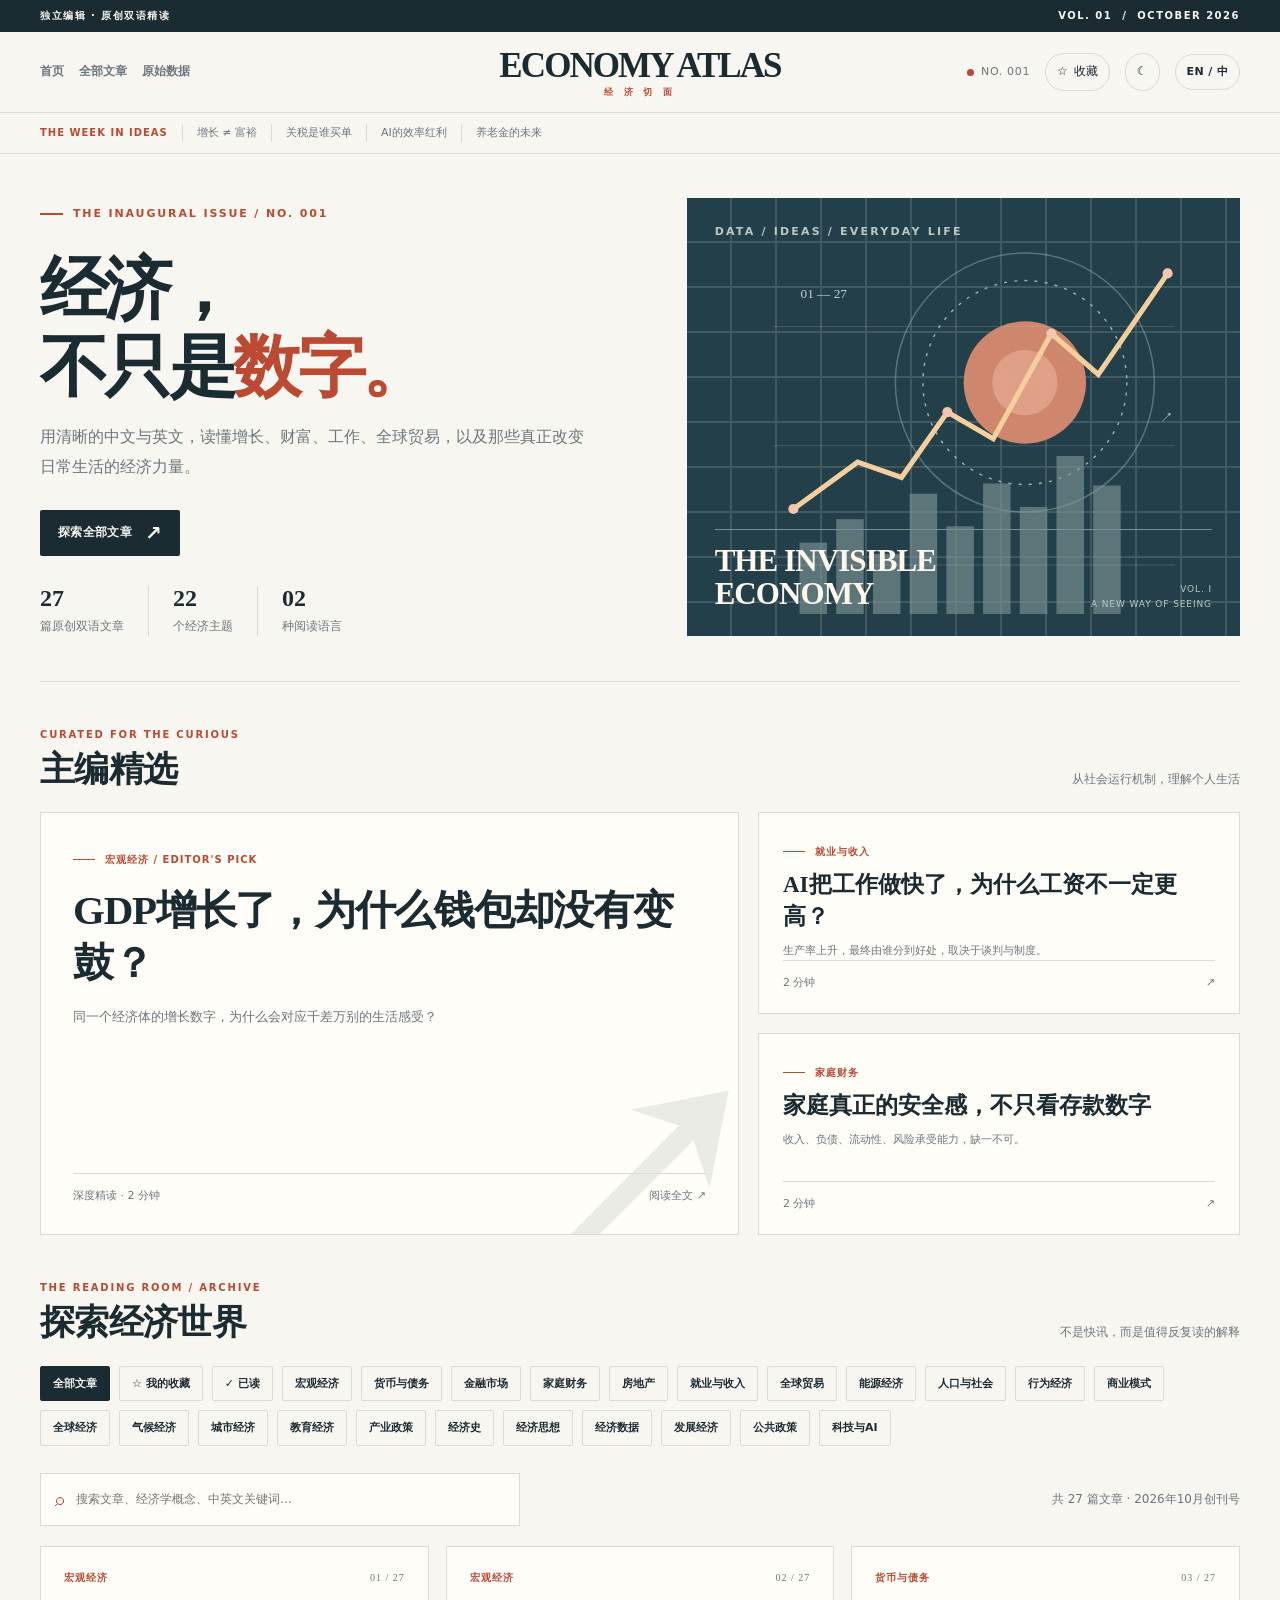
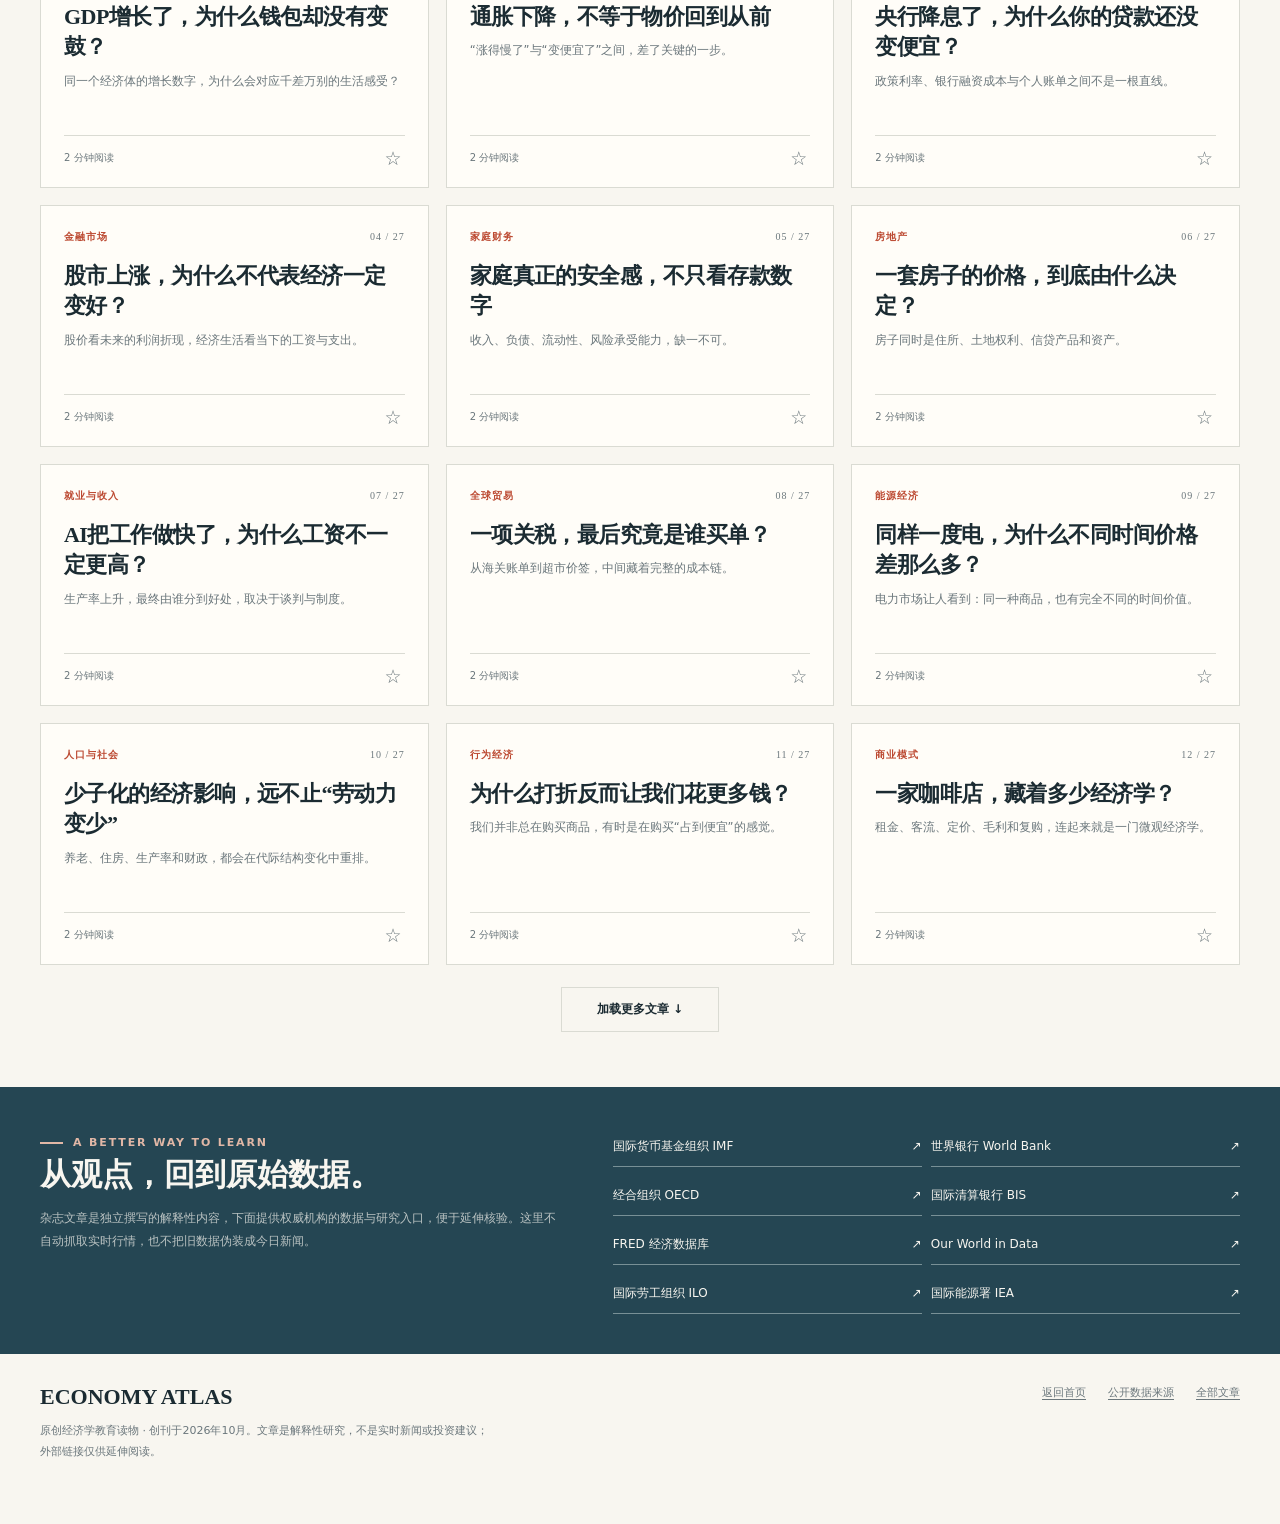
<file: economy-atlas/index.html>
<!doctype html><html lang="zh-CN" data-lang="zh" data-theme="light"><head><meta charset="UTF-8"><meta name="viewport" content="width=device-width,initial-scale=1,viewport-fit=cover"><meta name="theme-color" content="#f8f6f0"><meta name="color-scheme" content="light dark"><title>经济切面 | ECONOMY ATLAS — 中英双语经济学杂志</title><meta name="description" content="27篇原创双语深读，22个经济主题。宏观、金融、就业、房价、商业、AI、国际贸易、经济史与家庭财务；读懂影响日常生活的经济力量。"><meta name="robots" content="index,follow"><meta property="og:type" content="article"/><meta property="og:title" content="经济切面 | ECONOMY ATLAS — 中英双语经济学杂志"/><meta property="og:description" content="27篇原创双语深读，22个经济主题。宏观、金融、就业、房价、商业、AI、国际贸易、经济史与家庭财务；读懂影响日常生活的经济力量。"/><meta name="application-name" content="ECONOMY ATLAS"><link rel="icon" type="image/svg+xml" href="favicon.svg"><style>:root{--paper:#f8f6f0;--white:#fffdf8;--ink:#1b2b32;--muted:#6b777c;--line:#dadbd3;--accent:#bc4931;--blue:#254653;--soft:#e9ebe4;--shadow:0 13px 38px rgba(27,43,50,.07);--reading:19px;--max:1200px;color-scheme:light}
:root[data-theme="dark"]{--paper:#142026;--white:#1c2d34;--ink:#ecede7;--muted:#adbac0;--line:#42515a;--accent:#e58d70;--blue:#d3e3db;--soft:#283941;--shadow:0 16px 36px rgba(0,0,0,.17);color-scheme:dark}
*{box-sizing:border-box}html{scroll-behavior:smooth;scroll-padding-top:105px}body{margin:0;background:var(--paper);color:var(--ink);font-family:system-ui,-apple-system,BlinkMacSystemFont,"PingFang SC","Microsoft YaHei",sans-serif;font-size:15px;line-height:1.6;-webkit-font-smoothing:antialiased}button,input{font:inherit}button{cursor:pointer}a{color:inherit;text-decoration:none}a:hover{color:var(--accent)}button:focus-visible,input:focus-visible,a:focus-visible{outline:2px solid var(--accent);outline-offset:3px}::selection{background:#cb9b84;color:#171b1b}.wrap{width:min(calc(100% - 60px),var(--max));margin:auto}.topline{background:var(--ink);color:var(--paper);font-size:10px;font-weight:700;letter-spacing:.15em;text-transform:uppercase}.topline .wrap{display:flex;justify-content:space-between;align-items:center;padding:8px 0}.mast{background:var(--paper);position:sticky;top:0;z-index:20;border-bottom:1px solid var(--line);backdrop-filter:blur(12px)}.mast-inner{min-height:80px;display:grid;grid-template-columns:1fr auto 1fr;align-items:center;gap:16px}.brand{display:inline-flex;flex-direction:column;align-items:center;line-height:1;gap:5px}.brand-name{font:900 clamp(23px,3.2vw,35px)/1 Georgia,"Times New Roman",serif;letter-spacing:-.055em;white-space:nowrap}.brand-sub{font-size:9px;text-align:center;letter-spacing:.42em;font-weight:800;color:var(--accent)}.nav-left,.nav-right{display:flex;align-items:center;gap:15px}.nav-right{justify-content:flex-end}.nav-link{font-size:12px;font-weight:700;color:var(--muted);white-space:nowrap}.nav-link.active{color:var(--accent)}.icon-btn{border:1px solid var(--line);background:transparent;color:var(--ink);border-radius:40px;padding:8px 11px;font-size:12px;min-height:35px;display:inline-flex;align-items:center;justify-content:center;gap:6px}.icon-btn:hover{border-color:var(--accent);background:var(--soft)}.lang-pill{font-size:11px;font-weight:800;letter-spacing:.03em}.mobile-tools{display:none}.mini-issue{display:flex;align-items:center;gap:7px;color:var(--muted);font-size:11px;letter-spacing:.06em}.red-dot{width:7px;height:7px;display:inline-block;border-radius:50%;background:var(--accent)}.ticker{border-bottom:1px solid var(--line)}.ticker-inner{display:flex;align-items:center;gap:14px;padding:11px 0;overflow-x:auto;scrollbar-width:none}.ticker-inner::-webkit-scrollbar{display:none}.ticker-label{border-right:1px solid var(--line);padding-right:14px;color:var(--accent);font-size:10px;font-weight:800;white-space:nowrap;letter-spacing:.1em}.ticker a{white-space:nowrap;font-size:11px;color:var(--muted);border-right:1px solid var(--line);padding-right:14px}.ticker a:last-child{border:0}.hero{padding-top:44px;padding-bottom:45px;display:grid;grid-template-columns:1.05fr .95fr;gap:35px;align-items:stretch;border-bottom:1px solid var(--line)}.eyebrow{display:inline-flex;align-items:center;gap:10px;font-size:11px;font-weight:800;letter-spacing:.17em;color:var(--accent);text-transform:uppercase}.eyebrow:before{content:"";width:23px;height:2px;background:currentColor}.hero h1{font:700 clamp(41px,5.3vw,76px)/1.14 Georgia,"Songti SC","STSong",serif;letter-spacing:-.052em;margin:29px 0 14px;max-width:710px}.hero h1 em{font-style:italic;color:var(--accent);font-weight:400}.hero-lede{font-size:16px;line-height:1.9;color:var(--muted);max-width:545px;margin-bottom:27px}.hero-cta{display:inline-flex;gap:13px;align-items:center;background:var(--ink);color:var(--paper)!important;border-radius:2px;padding:13px 18px;font-size:12px;font-weight:750;letter-spacing:.03em}.hero-cta span{font-size:20px;line-height:1}.hero-cta:hover{background:var(--accent)}.hero-details{display:flex;gap:24px;margin-top:30px;font-size:12px;color:var(--muted)}.hero-details b{color:var(--ink);font:700 24px/1 Georgia,serif;display:block;margin-bottom:7px}.hero-details>div+div{border-left:1px solid var(--line);padding-left:24px}.hero-art{position:relative;background:#233f49;min-height:430px;overflow:hidden;color:#fff7ec}.art-grid{position:absolute;inset:0;opacity:.19;background-image:linear-gradient(to right,transparent 95%,#c3ccc4 95%),linear-gradient(to bottom,transparent 95%,#c3ccc4 95%);background-size:45px 45px}.art-text{position:absolute;top:25px;left:28px;font-size:11px;letter-spacing:.2em;font-weight:800;color:#b9c8c4}.hero-art svg{position:absolute;inset:0;width:100%;height:100%}.art-bottom{position:absolute;bottom:25px;left:28px;right:28px;display:flex;justify-content:space-between;align-items:flex-end;border-top:1px solid #789096;padding-top:15px}.art-bottom strong{font:800 clamp(20px,3vw,31px)/1.06 Georgia,serif;letter-spacing:-.03em}.art-bottom small{text-align:right;color:#b9c8c4;font-size:9px;letter-spacing:.1em}.section{padding:45px 0 0}.section-heading{display:flex;align-items:flex-end;justify-content:space-between;gap:20px;margin-bottom:23px}.section-heading h2{font:700 clamp(25px,3.2vw,35px)/1.12 Georgia,"Songti SC",serif;letter-spacing:-.02em;margin:7px 0 0}.section-heading p{margin:0;color:var(--muted);font-size:12px}.section-heading .mini{font-size:10px;letter-spacing:.18em;color:var(--accent);font-weight:800}.featured{display:grid;grid-template-columns:1.45fr 1fr;gap:19px}.feature-main,.feature-side,.story-card{background:var(--white);border:1px solid var(--line);transition:transform .22s,box-shadow .22s}.feature-main:hover,.feature-side:hover,.story-card:hover{transform:translateY(-3px);box-shadow:var(--shadow)}.feature-main{padding:30px 32px;min-height:325px;display:flex;flex-direction:column;justify-content:space-between;position:relative;overflow:hidden}.feature-main:after{content:"↗";position:absolute;right:-26px;bottom:-90px;color:var(--soft);font:700 260px/1 Georgia,serif;pointer-events:none}.feature-main h3{position:relative;z-index:1;font:700 clamp(27px,3.2vw,43px)/1.29 Georgia,"Songti SC",serif;letter-spacing:-.03em;max-width:650px;margin:16px 0}.feature-main p{position:relative;z-index:1;max-width:490px;color:var(--muted);font-size:13px;line-height:1.9}.feature-tag{display:inline-flex;align-items:center;gap:10px;color:var(--accent);letter-spacing:.1em;font-size:10px;font-weight:800;text-transform:uppercase}.feature-tag span{width:22px;height:1px;background:currentColor}.feature-bottom{position:relative;z-index:1;display:flex;align-items:center;justify-content:space-between;border-top:1px solid var(--line);padding-top:13px;font-size:11px;color:var(--muted)}.feature-side-col{display:grid;grid-template-rows:1fr 1fr;gap:19px}.feature-side{padding:22px 24px;display:flex;flex-direction:column;justify-content:space-between}.feature-side h3{font:700 23px/1.4 Georgia,"Songti SC",serif;margin:9px 0}.feature-side p{font-size:11px;color:var(--muted);margin:0}.topic-strip{display:flex;flex-wrap:wrap;gap:9px;margin:15px 0 27px}.topic-chip{padding:8px 12px;border-radius:2px;background:transparent;border:1px solid var(--line);color:var(--ink);font-size:11px;font-weight:700}.topic-chip:hover,.topic-chip.active{background:var(--ink);border-color:var(--ink);color:var(--paper)}.catalog-bar{display:flex;justify-content:space-between;align-items:center;gap:16px;margin-bottom:20px}.search-shell{display:flex;align-items:center;gap:10px;max-width:480px;width:100%;border:1px solid var(--line);background:var(--white);padding:11px 14px}.search-shell:focus-within{border-color:var(--accent)}.search-shell span{color:var(--accent);font-size:18px}.search-shell input{border:0;outline:0!important;background:none;color:var(--ink);width:100%;font-size:12px}.search-shell button{color:var(--muted);border:none;background:transparent;display:none}.catalog-meta{white-space:nowrap;color:var(--muted);font-size:12px}.card-grid{display:grid;grid-template-columns:repeat(3,minmax(0,1fr));gap:17px}.story-card{padding:23px 23px 19px;min-height:242px;display:flex;flex-direction:column}.story-index{display:flex;justify-content:space-between;align-items:center;font-size:10px;color:var(--accent);font-weight:800;letter-spacing:.1em}.story-index span+span{font-family:Georgia,serif;color:var(--muted);font-weight:500}.story-card h3{font:700 22px/1.39 Georgia,"Songti SC",serif;margin:16px 0 8px;letter-spacing:-.025em}.story-card p{color:var(--muted);font-size:11.5px;line-height:1.8;margin:0 0 18px;flex:1}.story-footer{border-top:1px solid var(--line);padding-top:13px;display:flex;align-items:center;justify-content:space-between;color:var(--muted);font-size:10px}.bookmark-inline{background:none;border:none;color:var(--muted);font-size:19px;padding:0 3px;line-height:1}.bookmark-inline.on{color:var(--accent)}.empty{grid-column:1/-1;background:var(--white);border:1px solid var(--line);padding:70px 15px;text-align:center;color:var(--muted)}.load-row{text-align:center;margin:22px 0 0}.more-btn{background:transparent;border:1px solid var(--line);padding:12px 35px;font-size:12px;font-weight:700;color:var(--ink)}.more-btn:hover{border-color:var(--ink)}.source-band{margin-top:55px;background:var(--blue);color:var(--paper)}.source-band .wrap{padding:40px 0;display:grid;grid-template-columns:1fr 1.2fr;gap:50px}.source-band h2{font:700 31px/1.25 Georgia,"Songti SC",serif;margin:5px 0 12px}.source-band p{font-size:12px;line-height:1.9;opacity:.7}.source-grid{display:grid;grid-template-columns:repeat(2,minmax(0,1fr));gap:9px}.source-grid a{border-bottom:1px solid #789096;padding:10px 0;font-size:12px;display:flex;justify-content:space-between;gap:10px}.source-grid a:hover{color:#edb39f}.site-footer{padding:30px 0 50px}.footer-inner{display:flex;justify-content:space-between;gap:20px;align-items:flex-start;color:var(--muted);font-size:11px}.footer-inner strong{color:var(--ink);font:700 22px Georgia,serif}.footer-inner p{max-width:450px;line-height:1.9}.footer-links{display:flex;gap:22px;flex-wrap:wrap}.footer-links a{text-decoration:underline;text-underline-offset:3px}.toast{position:fixed;bottom:28px;left:50%;transform:translate(-50%,100px);z-index:80;background:var(--ink);color:var(--paper);padding:12px 18px;font-size:12px;pointer-events:none;opacity:0;transition:opacity .2s,transform .2s;box-shadow:var(--shadow)}.toast.show{transform:translate(-50%,0);opacity:1}.reader-progress{height:3px;position:fixed;top:0;left:0;background:var(--accent);z-index:60;width:0;transition:width .1s}.reader-wrap{padding-top:28px}.breadcrumbs{font-size:11px;color:var(--muted);display:flex;align-items:center;gap:10px}.breadcrumbs b{font-weight:400;color:var(--line)}.reader-columns{display:grid;grid-template-columns:minmax(0,790px) 250px;gap:65px;align-items:start;padding-top:42px}.article-title{font:700 clamp(35px,4.6vw,63px)/1.2 Georgia,"Songti SC",serif;letter-spacing:-.045em;margin:22px 0 17px}.article-deck{font-size:17px;color:var(--muted);line-height:1.85;margin:0;max-width:700px}.reader-meta{display:flex;gap:20px;align-items:center;color:var(--muted);font-size:11px;padding:20px 0;border-bottom:1px solid var(--line);margin-top:23px;flex-wrap:wrap}.reader-tools{display:flex;align-items:center;gap:9px;flex-wrap:wrap;padding:20px 0;border-bottom:1px solid var(--line);margin-bottom:40px}.reader-tools button{background:var(--white);border:1px solid var(--line);border-radius:3px;color:var(--ink);padding:8px 12px;font-size:11px;font-weight:700}.reader-tools button:hover,.reader-tools button.active{border-color:var(--accent);color:var(--accent)}.reader-content{font:400 var(--reading)/2.0 Georgia,"Songti SC","STSong",serif;letter-spacing:.008em}.reader-content h2{font:700 27px/1.4 Georgia,"Songti SC",serif;letter-spacing:-.02em;margin:48px 0 15px;scroll-margin-top:120px}.reader-content p{margin:0 0 26px}.reader-content p:first-of-type:first-letter{font-size:1.17em}.article-callout{border-left:3px solid var(--accent);padding:9px 0 9px 24px;margin:35px 0;font:italic 23px/1.55 Georgia,"Songti SC",serif;color:var(--accent)}.reader-extra{border-top:1px solid var(--line);margin-top:44px;padding-top:26px}.reader-extra h3{font:700 19px Georgia,"Songti SC",serif}.term-list{display:flex;gap:9px;flex-wrap:wrap;margin:14px 0 20px}.term-pill{border:1px solid var(--line);background:var(--white);padding:8px 12px;color:var(--ink);font-size:11px}.term-pill strong{font-weight:750}.reader-source{font-size:12px;color:var(--muted);line-height:1.9}.reader-source a{text-decoration:underline;text-underline-offset:4px}.reader-aside{position:sticky;top:115px;border-left:1px solid var(--line);padding-left:24px}.reader-aside .aside-head{font-size:10px;font-weight:800;letter-spacing:.16em;color:var(--accent)}.reader-aside ol{padding:0;list-style:none;font-size:12px;line-height:1.6}.reader-aside li{margin:12px 0}.reader-aside li a{color:var(--muted)}.reader-aside li a:hover{color:var(--accent)}.reader-aside .aside-more{border-top:1px solid var(--line);margin-top:25px;padding-top:21px}.reader-aside .aside-more a{display:block;font:700 15px/1.5 Georgia,"Songti SC",serif;margin:13px 0}.article-next{border-top:1px solid var(--line);padding:36px 0 60px;margin-top:46px}.article-next h2{font:700 28px Georgia,"Songti SC",serif}.article-next .card-grid{grid-template-columns:repeat(2,1fr)}.back-top{background:transparent;border:none;color:var(--accent);font-size:12px;font-weight:700}.hidden{display:none!important}.only-en,.only-zh{display:none}html[data-lang="zh"] .only-zh{display:initial}html[data-lang="en"] .only-en{display:initial}html[data-lang="en"] .article-title,html[data-lang="en"] .hero h1{font-family:Georgia,"Times New Roman",serif}html[data-lang="en"] .reader-content{line-height:1.86}html[data-lang="en"] .reader-content p{margin-bottom:25px}.kbd{font-size:10px;color:var(--muted);border:1px solid var(--line);padding:1px 5px;border-radius:2px}
@media(max-width:950px){.wrap{width:min(calc(100% - 34px),var(--max))}.nav-left .nav-link{display:none}.mast-inner{min-height:70px}.hero{gap:18px}.hero-art{min-height:370px}.reader-columns{grid-template-columns:minmax(0,1fr);gap:0}.reader-aside{display:none}.card-grid{grid-template-columns:repeat(2,minmax(0,1fr))}.source-band .wrap{grid-template-columns:1fr;gap:18px}}
@media(max-width:660px){.wrap{width:calc(100% - 30px)}.topline{font-size:8px}.topline .wrap{padding:6px 0}.mast-inner{min-height:64px;grid-template-columns:1fr auto}.nav-left{display:none}.mast-inner .brand{justify-self:start;align-items:flex-start}.brand-name{font-size:25px}.brand-sub{font-size:7px;letter-spacing:.33em}.nav-right{gap:7px}.nav-right .desktop{display:none}.mobile-tools{display:inline-flex}.icon-btn{min-height:33px;padding:7px 9px}.ticker-inner{padding:9px 0}.hero{display:flex;flex-direction:column;padding-top:31px;padding-bottom:32px;gap:27px}.hero h1{font-size:44px;margin:20px 0 12px;line-height:1.15}.hero-lede{font-size:13px;line-height:1.85}.hero-art{min-height:285px}.art-bottom strong{font-size:23px}.art-text{font-size:9px}.hero-details{margin-top:24px;gap:18px}.hero-details>div+div{padding-left:18px}.hero-details b{font-size:21px}.section{padding-top:32px}.section-heading h2{font-size:27px}.section-heading p{display:none}.featured{display:block}.feature-main{min-height:300px;padding:22px}.feature-main h3{font-size:31px}.feature-side-col{display:grid;grid-template-columns:1fr 1fr;grid-template-rows:auto;gap:10px;margin-top:10px}.feature-side{min-height:188px;padding:14px}.feature-side h3{font-size:17px}.feature-side p{display:none}.topic-strip{flex-wrap:nowrap;overflow-x:auto;scrollbar-width:none;margin:14px 0 20px;padding-bottom:3px}.topic-chip{flex:none}.catalog-bar{display:flex;flex-direction:column;align-items:stretch;gap:9px}.catalog-meta{font-size:10px}.card-grid{grid-template-columns:1fr;gap:12px}.story-card{min-height:192px;padding:19px 19px 15px}.story-card h3{font-size:23px;margin:10px 0}.story-card p{margin-bottom:13px}.source-band{margin-top:38px}.source-band .wrap{padding:29px 0}.source-band h2{font-size:27px}.source-grid{gap:7px}.source-grid a{font-size:10px}.footer-inner{display:block}.footer-links{margin-top:14px}.reader-wrap{padding-top:18px}.reader-columns{padding-top:22px}.article-title{font-size:37px;margin:17px 0}.article-deck{font-size:14px}.reader-meta{gap:12px;margin-top:15px;padding:15px 0}.reader-tools{gap:6px;padding:16px 0;margin-bottom:23px}.reader-tools button{font-size:10px;padding:9px}.reader-content{font-size:calc(var(--reading) - 1px);line-height:1.93}.reader-content h2{font-size:23px;margin:33px 0 12px}.reader-content p{margin-bottom:21px}.article-callout{font-size:20px;margin:26px 0}.article-next .card-grid{grid-template-columns:1fr}.article-next{margin-top:30px}.reader-source{overflow-wrap:anywhere}}
@media(prefers-reduced-motion:reduce){*,*:before,*:after{scroll-behavior:auto!important;transition:none!important}}
html[data-lang="zh"] .only-zh,html[data-lang="en"] .only-en{display:revert}
html[data-lang="zh"] .only-en,html[data-lang="en"] .only-zh{display:none!important}
</style></head><body data-mode="single"><div id="app"></div><div id="site-toast" class="toast" role="status" aria-live="polite"></div><script>window.ATLAS_ARTICLES=[{"id":"growth-and-wallet","category":"macro","title":{"zh":"GDP增长了，为什么钱包却没有变鼓？","en":"Why GDP Growth Does Not Always Feel Like Prosperity"},"deck":{"zh":"同一个经济体的增长数字，为什么会对应千差万别的生活感受？","en":"A growing economy can still leave many households feeling squeezed."},"sections":{"zh":["国内生产总值统计的是一定时期内创造的增加值，不是居民银行卡余额的加总。工厂投资一条生产线、企业建设一个数据中心，都会推高当期经济活动，但不代表每个家庭当年的可支配收入同步增加。经济总量回答的是“生产了多少”，居民感受回答的是“我分到了多少、能买到什么”。","把总量变成生活水平，中间至少隔着三道门：增长成果在工资、利润和税收之间如何分配；物价变化如何影响实际购买力；住房、教育与医疗等不可轻易减少的支出占收入多少。同样的工资增长，租房者和已还清房贷的人体验可能完全不同。平均值还可能掩盖不同地区、年龄和行业之间的差异。","判断自己的经济处境，不妨同时看四张表：实际可支配收入、就业与工资、家庭必要支出以及债务偿付压力。看新闻时也要追问：这是名义增长还是扣除物价后的实际增长？是人均数据还是总量？是大多数人的改善，还是少数行业的贡献？这样才能把宏观叙事翻译成自己的生活。"],"en":["Gross domestic product measures value added during a period; it does not measure the money sitting in household bank accounts. Investment in a factory or data center can increase economic output without immediately raising every worker's disposable income. Output and living standards are related, but they answer different questions.","At least three filters stand between national growth and personal prosperity: the division of income among labor, capital and government; changes in prices; and the share of income consumed by hard-to-avoid costs such as rent, healthcare and education. An average can also conceal sharp differences between regions, industries and generations.","To assess whether an economy is improving for ordinary people, compare inflation-adjusted household income, labor-market conditions, essential living costs and debt payments. Ask whether a headline refers to nominal or real growth, aggregate or per-capita figures, and broad gains or a narrow sector. Those distinctions turn a headline into a useful diagnosis."]},"point":{"zh":"增长是生产的故事，富裕是分配、物价和生活成本共同决定的故事。","en":"Growth tells a story about production; prosperity also depends on distribution, prices and living costs."},"terms":[["GDP","国内生产总值"],["Real income","实际收入"],["Disposable income","可支配收入"]],"source":"https://data.worldbank.org/"},{"id":"inflation-basket","category":"macro","title":{"zh":"通胀下降，不等于物价回到从前","en":"Lower Inflation Does Not Mean Falling Prices"},"deck":{"zh":"“涨得慢了”与“变便宜了”之间，差了关键的一步。","en":"Why slower price increases are not the same as cheaper goods."},"sections":{"zh":["物价指数像一个不断更新的购物篮，观察一组商品和服务的总体价格变化。假设去年一件商品从100元涨到110元，今年只涨到112元，那么通胀率明显下降，但买东西仍然比两年前贵。通胀下降描述的是涨价速度放缓，价格水平下降则叫通缩，这两件事不能混为一谈。","每个人的购物篮都不同。以食品、房租为主要支出的家庭，对生活成本的感受可能与统计中的平均家庭差别很大。还有一个容易忽略的因素：替代行为。牛肉贵了，有人买鸡肉；但这种“换着买”未必意味着生活质量不受影响。","想判断购买力，就把物价与收入放到一起看。工资上涨4%、必要开支上涨6%，名义收入变多，实际生活可能更紧。价格稳定通常有利于规划，但物价突然普遍下跌也未必是好消息：如果伴随需求不足和失业，家庭反而可能更难过。"],"en":["A consumer price index follows the cost of a representative basket of goods and services. If an item rises from 100 to 110 one year and then to 112 the next, inflation has slowed, yet the item remains more expensive. Disinflation means prices are rising more slowly; deflation means the general price level is falling.","No two households buy the same basket. Food, rent and transport may dominate one family's budget but not another's. Statistical averages also involve substitution: consumers may switch to a cheaper product when prices rise, but that adjustment can come with a real sacrifice in quality or convenience.","The practical question is whether earnings are keeping up with the prices that matter to you. A 4% pay increase alongside a 6% rise in essential spending can leave a household worse off in real terms. Stable inflation is useful for planning, but broad price declines can be harmful when they accompany collapsing demand and job losses."]},"point":{"zh":"记住两条线：物价水平，以及物价上涨的速度。","en":"Always distinguish the price level from the rate at which it changes."},"terms":[["Inflation","通货膨胀"],["Disinflation","通胀放缓"],["Purchasing power","购买力"]],"source":"https://www.bls.gov/cpi/"},{"id":"interest-rate-path","category":"money","title":{"zh":"央行降息了，为什么你的贷款还没变便宜？","en":"Why Rate Cuts Take Time to Reach Your Loan"},"deck":{"zh":"政策利率、银行融资成本与个人账单之间不是一根直线。","en":"The path from a policy rate to a monthly payment is rarely direct."},"sections":{"zh":["中央银行直接影响的是货币市场中的某些基准利率或流动性条件，而你的贷款利率往往还受贷款合同、重定价周期、银行资金成本和个人信用风险影响。因此“今天降息”并不等于“下个月月供必降”。固定利率贷款尤其如此。","金融传导像一段有摩擦的管道。银行会考虑存款竞争、坏账风险、资本约束和未来利率预期。利率降得太慢，企业和家庭可能暂时感受不到宽松；降得太快，银行也未必愿意对高风险借款人同步降低报价。不同贷款、存款和债券之间的反应速度可能大不相同。","比追逐单次新闻更有用的，是读清自己的合同：固定还是浮动、何时重定价、参考什么基准、有没有提前还款成本。宏观层面，还要观察信贷数量和借贷意愿。钱“变便宜”与人“愿意借钱”是两回事。"],"en":["Central banks influence short-term benchmark rates and financial conditions. Your borrowing cost also depends on contract terms, repricing dates, bank funding costs and your credit risk. A policy rate cut today does not guarantee a lower mortgage bill next month—especially with fixed-rate debt.","Monetary transmission has friction. Banks weigh deposit competition, likely loan losses, capital requirements and expectations about future rates. Different products reprice at very different speeds, and lenders may refuse to pass on cheaper funding to riskier customers.","Rather than reacting to a single announcement, read your contract: fixed or floating, reset schedule, benchmark, spread and early repayment fees. Also watch credit availability and borrowing appetite. Cheaper money is not the same as greater willingness to borrow, invest or spend."]},"point":{"zh":"利率政策要经过合同、银行和信心三重传导，才会进入家庭账本。","en":"Policy must pass through contracts, banks and confidence before reaching household budgets."},"terms":[["Policy rate","政策利率"],["Transmission","政策传导"],["Repricing","利率重定价"]],"source":"https://www.bis.org/"},{"id":"stock-economy","category":"markets","title":{"zh":"股市上涨，为什么不代表经济一定变好？","en":"Why the Stock Market Is Not the Economy"},"deck":{"zh":"股价看未来的利润折现，经济生活看当下的工资与支出。","en":"Stocks discount future profits; households live with current cash flows."},"sections":{"zh":["股票价格反映的是投资者对上市公司未来现金流、风险和利率的预期。企业可能通过削减成本提高利润，即使就业增长不强；也可能因为市场预期未来降息而估值上涨，即使眼下经济数据平平。股价与居民收入并不是同一套指标。","指数还会受到“谁被算进去”的影响。少数大型公司权重很高时，它们的上涨可能拉动整个指数，而中小企业、个体商户和大多数劳动者并未同步受益。经济全球化也意味着上市公司的利润可以来自海外，与本国消费者的经历并不一致。","看市场时把三个问题分开：盈利有没有改善？估值是不是更贵了？上涨是不是集中在少数公司？看社会经济状况则需要另外检查就业、工资、生产率和消费。把两套数据放在一起才有意义，不必强迫它们讲同一个故事。"],"en":["A stock price reflects expectations of a company's future cash flows, risk and interest rates. Profits can improve after cost cutting even when hiring is weak. Valuations can rise in anticipation of lower rates even when current economic activity remains subdued. Equity prices and household incomes are not interchangeable measures.","An index is also shaped by its composition. When a handful of giant companies dominate market capitalization, their gains can lift the benchmark even if small businesses and workers are struggling. Listed firms may earn much of their revenue abroad, further weakening the link to domestic living standards.","Separate three questions: are earnings growing, are investors paying more for each unit of earnings, and is the rally broad or concentrated? Then compare the answer with independent data on employment, pay, productivity and spending. Markets and economies influence each other, but they do not tell identical stories."]},"point":{"zh":"股市是预期与资产定价的温度计，不是全民生活水平的体温计。","en":"The stock market measures priced expectations, not everyone’s standard of living."},"terms":[["Valuation","估值"],["Earnings","公司盈利"],["Market concentration","指数集中度"]],"source":"https://www.investor.gov/"},{"id":"family-balance-sheet","category":"household","title":{"zh":"家庭真正的安全感，不只看存款数字","en":"A Resilient Household Is More Than Its Bank Balance"},"deck":{"zh":"收入、负债、流动性、风险承受能力，缺一不可。","en":"Cash flow, liquidity and risk matter as much as net worth."},"sections":{"zh":["家庭资产负债表记录“拥有什么”和“欠了什么”，现金流量表记录“每个月进来多少、出去多少”。有房有车但短期无法变现，不等于手头有钱。尤其在收入波动时，能否覆盖几个月的必要开支，比纸面资产总额更直接。","负债也不能只看总金额。利率、期限、每月最低还款和是否存在集中到期，决定了真实压力。两个人负债同样多，固定低息长贷与高息短贷的现金流风险完全不同。保险、就业稳定性和家庭成员的照护需求同样影响风险。","做一次简单的压力测试：如果收入下降三分之一，必要支出与还款还撑得住吗？如果突然要支付医疗、教育或维修费用，资金从哪里来？先建立稳定预算和适当应急储备，再谈长期投资，往往比追求“最高收益率”更符合家庭财务目标。"],"en":["A household balance sheet shows assets and liabilities; a cash-flow statement shows money coming in and going out. Owning property does not necessarily mean having accessible cash. When earnings are uncertain, the ability to cover essential expenses for a period of time may matter more than headline net worth.","Debt risk depends on structure, not just the amount owed. Interest rates, maturity dates, required payments and refinancing needs change the picture. A long-term fixed-rate mortgage and a short-term high-interest loan create very different pressures even at the same principal amount.","Run a practical stress test: could the family cope with a one-third loss of income? Where would the money come from for an unexpected repair or medical bill? Stable budgeting, an appropriate emergency buffer and manageable payments usually deserve attention before chasing the highest possible investment return."]},"point":{"zh":"财富是存量，安全感更多来自流动性与可持续的现金流。","en":"Net worth is a stock; resilience depends heavily on liquidity and sustainable cash flow."},"terms":[["Net worth","净资产"],["Liquidity","流动性"],["Emergency fund","应急储备"]],"source":"https://www.consumerfinance.gov/consumer-tools/"},{"id":"housing-system","category":"housing","title":{"zh":"一套房子的价格，到底由什么决定？","en":"What Really Sets the Price of a Home?"},"deck":{"zh":"房子同时是住所、土地权利、信贷产品和资产。","en":"Housing is shelter, land, credit exposure and an asset at once."},"sections":{"zh":["房价不是简单由钢筋水泥成本决定的。人们支付的还包括地段、公共服务、通勤时间、学区预期和未来转售可能性。在一些城市，建筑本身可以复制，稀缺的是便利位置以及允许建设的土地和规则。","需求端既受人口和收入影响，也受利率、首付款比例和信贷可得性影响。供给端则取决于土地制度、建设周期、施工成本与审批限制。因此“人口下降房价一定跌”或“降息房价一定涨”，都遗漏了区域差异和供需调整速度。","准备购房时，可以把“居住价值”和“投资回报”分别估算：等价租金、持有成本、流动性、杠杆风险、计划居住年限及城市人口和就业趋势。即便认为未来房价会涨，也不能忽略现金流是否承受得起。"],"en":["Home prices reflect far more than bricks and labor. Buyers pay for location, services, commute time, perceived school access and the possibility of resale. Buildings can often be replicated; scarce, well-connected land and permission to build may be harder to reproduce.","Demand responds to population, incomes, mortgage rates, deposits and lending standards. Supply responds to planning rules, construction capacity, costs and delays. That is why neither falling population nor lower rates produces the same housing outcome in every city.","When considering a home, estimate its value as shelter separately from its potential return as an investment. Compare the cost of renting, ownership expenses, leverage, ability to sell, expected time in the property and local employment trends. Even a plausible price forecast is not a substitute for a sustainable monthly budget."]},"point":{"zh":"住房市场的第一条规则：全国平均房价，不能替代你所在城市的供需。","en":"National house-price averages cannot replace local supply-and-demand analysis."},"terms":[["Housing supply","住房供给"],["Mortgage","住房贷款"],["Price-to-rent ratio","房价租金比"]],"source":"https://www.oecd.org/en/topics/housing.html"},{"id":"ai-work","category":"work","title":{"zh":"AI把工作做快了，为什么工资不一定更高？","en":"If AI Makes Work Faster, Who Gets the Gains?"},"deck":{"zh":"生产率上升，最终由谁分到好处，取决于谈判与制度。","en":"Productivity gains do not automatically flow into wages."},"sections":{"zh":["人工智能能把一小时的工作压缩成十分钟，但节省下来的时间不自动变成加薪。企业可能降低价格扩大销量，也可能提高利润、减少招聘，或者把更多任务交给原有员工。技术提高的是完成任务的能力，收入变化取决于市场竞争与制度安排。","职业不是一整块不可拆分的东西，而是一组任务。AI可能替代其中的重复部分，同时提高人的判断、沟通与现场执行价值。与此同时，容易被标准化的初级任务变少，可能抬高新人入行门槛。不同岗位的得失会非常不均衡。","个人的策略不应只是“学会一个工具”。更值得建立的是问题定义、领域知识、错误核验、跨部门协作和对结果负责的能力。企业层面则要看培训投资、任务重新设计和生产率收益的分配。技术浪潮的最终影响，不只是一场模型竞赛。"],"en":["AI can compress an hour of work into ten minutes, but time saved does not automatically become higher pay. Firms might cut prices, grow output, raise margins, reduce recruitment or assign more work to existing employees. Technology changes productive capability; bargaining power and competition shape the distribution of gains.","A job is a bundle of tasks rather than one indivisible activity. AI can automate routine components while making judgment, communication and real-world execution more valuable. Yet fewer entry-level tasks may also make it harder for newcomers to gain experience. Effects vary greatly by occupation.","The most useful career strategy goes beyond learning a single application. Build domain knowledge, the ability to frame problems, verify outputs, coordinate people and take responsibility for results. For firms, training and redesigning work matter as much as buying technology. The economics of AI is not just a contest between models."]},"point":{"zh":"不要只问“AI能替代谁”，还要问“效率红利归谁”。","en":"Ask not only whose tasks AI replaces, but who captures the productivity dividend."},"terms":[["Productivity","生产率"],["Task automation","任务自动化"],["Bargaining power","议价能力"]],"source":"https://www.ilo.org/"},{"id":"tariff-payer","category":"trade","title":{"zh":"一项关税，最后究竟是谁买单？","en":"Who Actually Pays a Tariff?"},"deck":{"zh":"从海关账单到超市价签，中间藏着完整的成本链。","en":"Follow the cost from customs to the shopping cart."},"sections":{"zh":["关税通常在商品进口时由进口商向海关缴纳，法律上并不是出口国政府替消费者付钱。但最后的经济负担可以通过涨价、压低进口商利润、出口商降价或供应链调整分摊。谁承担多少，要看替代品、竞争程度和需求弹性。","短期内，企业可能来不及换供应商，消费者看到的价格更容易上涨。长期则可能出现产业迁移和国产替代，却也会产生重复建设、效率损失或其他成本。受保护的行业可能增加岗位，用进口投入品的行业却可能面临更高成本。","判断一项关税政策，不要只看某个产业的新增工厂。还要看最终价格、下游企业、消费者选择、税收收入和潜在的贸易报复。政策可能追求供应链安全等非价格目标，但这些目标同样需要清楚说明代价与收益。"],"en":["Importers generally pay tariffs to customs authorities when goods enter a country. That does not mean they bear the entire economic cost, nor does a foreign government simply pay the bill. The burden can be shared through higher consumer prices, lower margins, exporter discounts and changes in suppliers.","In the short run, firms may struggle to switch suppliers, making price effects more visible. Over time, production may move or domestic substitutes may emerge, but adjustment can involve duplication, lost efficiency and higher input costs. Jobs protected in one sector can be offset by pressure on downstream industries.","Evaluate a tariff by looking beyond a new factory announcement. Consider retail prices, input users, choice, fiscal revenue and the risk of retaliation. Governments may pursue resilience or strategic security, not merely low prices. Those objectives still deserve transparent discussion of trade-offs."]},"point":{"zh":"征税对象、法定付款人和最终经济负担，可能是三种不同的答案。","en":"The good taxed, the legal payer and the ultimate bearer of the cost can differ."},"terms":[["Tariff","关税"],["Incidence","税负归宿"],["Supply chain","供应链"]],"source":"https://www.wto.org/"},{"id":"energy-bill","category":"energy","title":{"zh":"同样一度电，为什么不同时间价格差那么多？","en":"Why a Kilowatt-Hour Can Have Different Prices"},"deck":{"zh":"电力市场让人看到：同一种商品，也有完全不同的时间价值。","en":"Electricity illustrates the economic value of timing and reliability."},"sections":{"zh":["电能需要生产与消费在瞬间保持平衡，而大规模存储存在成本和限制。中午阳光充足、风力强劲时，边际发电成本可能很低；傍晚负荷上升或系统受限时，需要启用成本更高的机组，价格便可能变化。不同地区的输电瓶颈会加剧差异。","终端电费并不只有发电成本，还可能包含输配电网络、容量保障、税费以及各种政策附加。居民长期合约会平滑波动，所以现货市场某个小时价格很高，不一定意味着家庭账单同步跳升。","对家庭与企业来说，节能是减少总用量，负荷管理是把可移动的用电安排到更合适的时间。储能、需求响应和更强的电网互联，可以帮助系统在成本与可靠性之间取得平衡；单纯增加装机容量并不能解决所有问题。"],"en":["Electricity supply and demand must balance in real time, while large-scale storage remains costly and limited. Solar and wind output may make marginal generation cheap at one hour; evening demand or network congestion may require more expensive capacity later. Geography matters too: power cannot always move freely across transmission lines.","A retail electricity bill includes more than generation. Networks, capacity, taxes and policy charges can all play a role. Contracts also smooth wholesale volatility, so a dramatic hourly spot price need not instantly appear on a household bill.","Using less energy reduces total consumption; load shifting moves flexible demand to cheaper or less congested hours. Storage, demand response and stronger grids can improve the balance between cost and reliability. More generating capacity helps, but is not by itself a complete solution to the economics of electricity."]},"point":{"zh":"电力的成本，不仅取决于用多少，还取决于何时、何地以及是否必须可靠供应。","en":"Electricity costs depend on when, where and how reliably power must be delivered."},"terms":[["Marginal cost","边际成本"],["Demand response","需求响应"],["Grid congestion","电网阻塞"]],"source":"https://www.iea.org/"},{"id":"ageing-economy","category":"population","title":{"zh":"少子化的经济影响，远不止“劳动力变少”","en":"The Economics of an Ageing Society"},"deck":{"zh":"养老、住房、生产率和财政，都会在代际结构变化中重排。","en":"Ageing changes fiscal choices, labor markets and the shape of demand."},"sections":{"zh":["当年轻人口占比下降，劳动供给可能收紧，但具体结果取决于就业参与率、退休年龄、移民和生产率。与此同时，消费结构也在变化：医疗、照护与便利服务需求可能增加，学校招生、首次购房和婴幼儿产品市场则可能承压。","养老金系统有不同形式，但无论采用现收现付还是积累安排，最终都绕不开一个现实：未来社会生产的商品和服务需要在各年龄群体之间分配。人口问题因此同时是财政问题、生产率问题和代际公平问题。","比单纯比较出生人数更有用的，是观察健康预期寿命、就业率、劳动生产率、照护基础设施和地方人口流动。一个地区人口缩减，并不自动意味着每个居民都会变穷；关键是制度能否适应新的年龄结构。"],"en":["A smaller share of young people may tighten labor supply, but the outcome depends on participation, retirement decisions, migration and productivity. Demand also changes: healthcare and care services may expand while schools, first-home purchases and baby products face different pressures.","Pension systems take different forms, yet pay-as-you-go and funded arrangements confront a shared reality: goods and services produced in the future must be allocated across generations. Demography is therefore a fiscal, productivity and fairness issue as much as a population statistic.","Instead of treating birth counts as destiny, examine healthy life expectancy, employment participation, output per worker, care infrastructure and regional migration. Population decline does not mechanically make every resident poorer. The central question is whether institutions can adapt to a different age structure."]},"point":{"zh":"人口不是宿命，决定长期富裕的还有劳动参与、生产率与制度适应。","en":"Demography matters, but participation, productivity and institutional adaptation matter too."},"terms":[["Dependency ratio","抚养比"],["Productivity","生产率"],["Pension system","养老体系"]],"source":"https://population.un.org/wpp/"},{"id":"discount-trap","category":"behavior","title":{"zh":"为什么打折反而让我们花更多钱？","en":"Why Discounts Can Make Us Spend More"},"deck":{"zh":"我们并非总在购买商品，有时是在购买“占到便宜”的感觉。","en":"Sometimes a bargain changes the decision rather than merely the price."},"sections":{"zh":["打折时，人会先看到“原价300元，现在199元”，容易把省下的101元当作收益，却忽略原本可能根本不需要这件商品。原价形成锚点，限时倒计时制造紧迫感，“满减还差一点”则诱导额外支出。","理性的比较基准不该只是标价，而应该是“我不买会怎样”。如果不买是零支出，199元的冲动消费就不是节省101元。行为经济学还研究损失厌恶：错过优惠带来的遗憾，心理上可能比得到同额折扣的快乐更强。","给购物设一道简单的关卡：没有打折时，是否仍愿意以当前价格购买？这笔开支是不是在原定预算之内？未来一周是否还会需要？延迟购买能降低时间压力，把决定权从促销页面拿回来。"],"en":["A discount frames a purchase as a gain: a product was 300 and is now 199, so it feels as if 101 has been saved. But if the item was never needed, the relevant comparison may be zero spending. Reference prices become anchors, timers create urgency and minimum-spend promotions encourage extra items.","The right baseline is often not the original sticker price but the alternative of not buying at all. Behavioral economics studies loss aversion: the pain of missing an offer can feel stronger than the pleasure of obtaining a similar gain. This can turn an optional purchase into an apparent emergency.","Try three questions before buying: would I pay the current price without the sale label? Was the expense already in the budget? Would I still want it next week? A short delay weakens the pressure created by countdowns and returns attention to actual use rather than advertised savings."]},"point":{"zh":"省钱的第一步不是发现折扣，而是确认自己本来需要买。","en":"The first step in saving money is checking whether the purchase was necessary."},"terms":[["Anchoring","锚定效应"],["Loss aversion","损失厌恶"],["Opportunity cost","机会成本"]],"source":"https://www.behavioraleconomics.com/resources/mini-encyclopedia-of-be/"},{"id":"coffee-shop","category":"business","title":{"zh":"一家咖啡店，藏着多少经济学？","en":"The Hidden Economics of a Coffee Shop"},"deck":{"zh":"租金、客流、定价、毛利和复购，连起来就是一门微观经济学。","en":"Every cup of coffee reveals pricing, fixed costs and local demand."},"sections":{"zh":["一家咖啡店卖30元一杯，不代表每杯能赚30元。咖啡豆、牛奶、杯子和支付手续费构成部分可变成本；店租、设备折旧、基础人员配置则更接近固定成本。销量上升后，固定成本能被更多杯咖啡分摊，这就是规模经济的一种表现。","高客流路段租金昂贵，不一定意味着利润更差。人流、停留时间、附近竞争和用户对品牌的感知，共同影响单位面积的营收。低价策略可以吸引顾客，却可能要求更高的周转率；高端定位则依赖稳定体验和复购。","观察一家生意，不只看排队人数。可以追问单杯贡献毛利、每天售出数量、盈亏平衡点、回头客比例以及店主能否持续维持品质。理解这些数字，比单看“网红店开了多少家”更接近商业的真实结构。"],"en":["A café charging 30 for a drink does not earn 30 in profit. Beans, milk, cups and transaction fees are variable costs; rent, equipment and baseline staffing are closer to fixed costs. Selling more cups spreads fixed costs across greater volume—a basic form of scale economics.","An expensive location can still be profitable if footfall, customer dwell time and pricing power compensate for rent. Low prices may bring traffic but require rapid turnover; premium positioning depends more heavily on repeat purchases and service consistency.","Queues are a poor substitute for unit economics. Ask about contribution margin per drink, daily volume, the break-even point and the proportion of returning customers. These questions explain why two cafés with equal popularity may have very different financial outcomes."]},"point":{"zh":"商业不是“卖得贵就赚得多”，而是单位经济、客流与固定成本的组合。","en":"Business success depends on unit economics, traffic and fixed costs—not just price."},"terms":[["Fixed cost","固定成本"],["Contribution margin","贡献毛利"],["Break-even point","盈亏平衡点"]],"source":"https://www.sba.gov/business-guide"},{"id":"debt-cycle","category":"money","title":{"zh":"借债能推动增长，也可能把未来提前花掉","en":"How Debt Can Build the Future—and Borrow from It"},"deck":{"zh":"债务不是天然的好坏之分，关键在用途、成本和偿还能力。","en":"Debt is a tool whose value depends on use, cost and repayment capacity."},"sections":{"zh":["借钱建设能提高未来产出的设备、教育或基础设施，可能创造超过融资成本的收益。但如果借款只用来维持无法持续的支出，或者资产回报远低于利息，未来收入就要被拿来偿还过去的消费。债务既可以跨越时间配置资源，也可能把风险带到未来。","借贷扩张常常与资产价格互相影响：抵押品价值上升让人更容易借钱，更多信贷又可能推高抵押品价格。反过来，当价格下跌、贷款收紧时，企业和家庭可能被迫同步缩减支出，放大经济波动。","分析债务，不要只盯着“总债务很大”。更重要的是期限结构、币种、利率、谁持有债权、资金用途以及债务人的现金流。能够长期再融资的主体，与依靠短债滚动维持生存的主体，处境完全不同。"],"en":["Borrowing for equipment, education or infrastructure can create returns greater than its financing cost. Borrowing to fund persistent expenses without future income may simply transfer the burden into later years. Debt reallocates resources across time, which makes it both useful and potentially dangerous.","Credit and asset values can reinforce each other. Rising collateral prices make borrowing easier; abundant credit can then push collateral prices higher. In reverse, falling prices and tighter lending can force simultaneous cuts in spending and amplify a downturn.","Do not judge debt by its headline size alone. Examine maturities, currency, interest costs, creditors, the use of borrowed funds and repayment cash flows. A borrower with dependable long-term financing faces a very different risk from one reliant on constant short-term refinancing."]},"point":{"zh":"好债务创造未来现金流；坏债务要求未来为今天填坑。","en":"Productive debt supports future cash flow; fragile debt merely postpones a shortfall."},"terms":[["Leverage","杠杆"],["Refinancing","再融资"],["Debt service","偿债支出"]],"source":"https://www.imf.org/en/Publications/GFSR"},{"id":"dollar-global","category":"global","title":{"zh":"美元为什么能影响千里之外的生活？","en":"Why the Dollar Matters Beyond America"},"deck":{"zh":"贸易计价、全球借贷和金融避险，让一种货币拥有超出国境的影响。","en":"Trade invoicing and global borrowing extend the dollar’s reach."},"sections":{"zh":["世界上大量跨境贸易、金融合同和外汇交易以美元计价或结算，即便交易双方都不是美国企业。当美元融资变贵时，部分海外借款人的还本付息成本会上升；大宗商品以美元标价，也使汇率变化影响进口成本。","汇率不是一个简单的国家实力排行榜。货币升值会使进口更便宜，也可能损害出口竞争力；贬值可能有利于出口收入，却提高外币债务与进口商品成本。不同家庭、企业和行业面对同一汇率变动，感受可能相反。","理解全球美元体系，可以同时追踪三个维度：美元在跨境合同中的作用、美国利率对融资成本的影响，以及本币与美元之间的汇率变化。分析时应避免“美元涨，所有国家都受损”之类过度简单的说法。"],"en":["Many international trade contracts, loans and foreign-exchange transactions use dollars even when neither party is American. When dollar funding becomes more expensive, some borrowers abroad face higher servicing costs. Dollar-denominated commodities also transmit exchange-rate movements into import prices.","An exchange rate is not a simple ranking of national strength. Appreciation may lower import prices while reducing export competitiveness; depreciation may help exporters but raise the local-currency cost of foreign debt and imports. Households and firms can experience the same currency move in opposite ways.","To understand the global dollar system, separate its role as an invoicing currency, the effect of US interest rates on financing, and bilateral exchange-rate movements. Avoid sweeping claims that a stronger dollar has an identical effect everywhere."]},"point":{"zh":"美元的全球影响，来自交易网络与融资结构，不只是美国的经济规模。","en":"The dollar’s global influence rests on financial networks and contracts, not only the US economy."},"terms":[["Reserve currency","储备货币"],["FX rate","汇率"],["Dollar funding","美元融资"]],"source":"https://www.bis.org/statistics/"},{"id":"climate-price","category":"climate","title":{"zh":"给碳排放定价，为什么经济学家总在争论？","en":"The Economics Behind Carbon Pricing"},"deck":{"zh":"排放的成本不只由排放者承担，政策试图改变这一点。","en":"Carbon pricing tries to bring external costs into private decisions."},"sections":{"zh":["一座工厂的排放可能影响远处居民的健康和未来气候，却未必全部进入工厂的财务成本。这被称为外部性。碳税与排放交易的共同思路，是让排放行为面对某种经济价格，从而鼓励节能、低碳技术和生产方式调整。","难题在于，价格信号会沿着供应链传递。能源、运输和部分商品变贵，低收入家庭可能受到更明显的压力。政策如果不配套退税、补贴或公共交通改善，可能遭遇反对。排放核算、地区协调和产业竞争也是难点。","评价碳定价不应只问税率高低，而要看实际减排效果、成本分配、收入用途与替代技术的可获得性。经济学提供了分析工具，但无法替社会直接决定哪些群体应承担多少转型代价。"],"en":["A factory’s emissions may impose health and climate costs far beyond its premises, without those costs appearing fully on its books. Economists call this an externality. Carbon taxes and emissions trading seek to attach a price to emissions and encourage conservation, cleaner technologies and different production choices.","The price signal spreads through supply chains. Higher energy and transport costs may burden lower-income households disproportionately. Without rebates, infrastructure investment or other compensation, the policy can face resistance. Measuring emissions and preserving competitiveness add further complexity.","A useful assessment considers emissions reductions, who pays, how revenue is used and whether alternatives are accessible. Economics can clarify trade-offs, but cannot determine society's preferred distribution of the transition burden on its own."]},"point":{"zh":"好的气候政策不只要减少排放，还要解释清楚谁付费、谁得到补偿。","en":"Effective climate policy must address both emissions and the distribution of costs."},"terms":[["Externality","外部性"],["Carbon tax","碳税"],["Emissions trading","碳排放交易"]],"source":"https://www.worldbank.org/en/programs/pricing-carbon"},{"id":"city-rent","category":"cities","title":{"zh":"为什么机会越多的城市，房租越贵？","en":"Why Opportunity-Rich Cities Often Have Expensive Rent"},"deck":{"zh":"城市的高工资和高租金，可能来自同一个增长引擎。","en":"Strong labor markets and high housing costs often share a cause."},"sections":{"zh":["企业密集的城市更容易形成劳动力匹配、知识交流和上下游协作。这种“集聚经济”有时提高生产率，也为一些岗位带来更高工资。更多人愿意迁入，居住空间需求随之上升。","如果住房建设受土地、规划或基础设施约束，新增需求就更容易体现为房租和房价上涨。于是一个奇怪的现象出现：工资越高的地方，扣掉住房与通勤之后，实际剩余收入未必更多。城市繁荣的部分收益可能被土地租金吸收。","比较工作机会时，不只看税前工资，还要把租金、交通、托育、公共服务、职业成长和失业风险放在一起。对城市政策来说，交通投资、住房供给和跨区域连接，可能与招商引资一样重要。"],"en":["Dense cities facilitate matching between workers and employers, sharing of ideas and coordination across suppliers. These agglomeration effects can raise productivity and wages. They also attract more residents, increasing demand for limited well-located housing.","When construction is constrained by land, planning or infrastructure, stronger demand may translate mainly into higher rents and property prices. A worker can earn more in a booming city yet retain less after housing and commuting costs. Some of the gains from urban productivity are captured through land rents.","Compare opportunities using after-tax, after-housing income alongside commuting time, childcare, public services and career growth. For city policymakers, transport links and additional housing supply can be as important as attracting employers."]},"point":{"zh":"城市的机会价值，必须扣除居住与通勤成本后再计算。","en":"The value of urban opportunity should be judged after housing and commuting costs."},"terms":[["Agglomeration","集聚经济"],["Land rent","土地租金"],["Cost of living","生活成本"]],"source":"https://www.worldbank.org/en/topic/urbandevelopment"},{"id":"degree-signals","category":"education","title":{"zh":"大学文凭是在提高能力，还是在发出信号？","en":"Does Education Build Skills or Signal Them?"},"deck":{"zh":"教育的经济回报，常由能力形成与劳动力市场筛选共同决定。","en":"Education may create human capital and help employers screen applicants."},"sections":{"zh":["教育可以传授知识、培养解决问题的能力，这叫人力资本积累。但文凭也可能向雇主传递“此人完成过长期学习与考核”的信号。两种机制可以同时存在，因此仅看毕业生工资较高，并不足以解释工资差距全部来自课堂本身。","当更多人取得相同学历，部分岗位可能提高招聘门槛，并不代表工作内容真的需要更高学位。与此同时，某些紧缺技能仍然可能供不应求。学历的回报还受到专业、学校、地区、经验以及就业周期影响。","做教育决策时，应比较完成学业的全部成本：学费、时间、机会成本和不确定性。关注具体技能、实习、作品和职业网络，而不只是证书名称。继续教育也不一定必须走全日制学历路径。"],"en":["Education can teach knowledge and problem-solving skills, creating human capital. A diploma can also signal to employers that a candidate has completed sustained study and assessment. Both mechanisms may operate at once, so the earnings advantage of graduates does not automatically reveal how much was learned in a classroom.","As degrees become more common, employers may raise screening requirements even when the work itself has not become more complex. Some specialized skills, however, remain scarce. Returns vary by field, institution, location, experience and business cycle.","A sound education decision compares tuition, time, foregone earnings and uncertainty against plausible benefits. Evidence of skill, projects, internships and professional networks may matter as much as a credential. Full-time degrees are not the only route to learning."]},"point":{"zh":"问“读什么”之前，先问“将获得什么能力、信号与机会”。","en":"Before choosing a degree, ask what skills, signals and opportunities it provides."},"terms":[["Human capital","人力资本"],["Signaling","信号理论"],["Opportunity cost","机会成本"]],"source":"https://www.oecd.org/en/topics/education.html"},{"id":"factory-return","category":"industry","title":{"zh":"制造业回流，真能让经济更强吗？","en":"Will Bringing Factories Home Strengthen an Economy?"},"deck":{"zh":"生产安全、产业韧性与成本效率之间存在真实的取舍。","en":"Resilience and cost efficiency can pull industrial policy in different directions."},"sections":{"zh":["一个国家把关键产品的生产链搬回本土，可能降低部分地缘风险，也可能创造当地岗位。但工厂地点不是唯一因素：零部件、设备、人才、能源和物流网络常常跨越多个国家。把最后一道组装工序迁回来，并不等于供应链完全自主。","本地生产可能面临更高工资、土地或合规成本，政府补贴也有财政代价。另一方面，遭遇突发中断时，额外产能和多元供应商又具有“保险价值”。市场最便宜的安排，不一定是社会认为最安全的安排。","评价产业政策，需要同时问：哪些环节真的具有战略性？成本由谁承担？产业能否逐步提高效率？有没有比全面回流更低成本的多元化方案？对企业来说，韧性往往意味着避免单点故障，而不是追求所有东西都自己生产。"],"en":["Relocating production of critical goods can reduce some geopolitical risks and create local jobs. But factories depend on equipment, components, talent, energy and logistics networks that cross borders. Moving final assembly does not make a supply chain fully domestic.","Local manufacturing may face higher labor, land or compliance costs, while subsidies consume public resources. Yet spare capacity and supplier diversification can have insurance value during disruption. The cheapest normal-time arrangement need not be the most resilient one.","Good industrial policy asks which links are genuinely strategic, who pays, whether productivity can improve, and whether diversified suppliers would offer similar security at lower cost. For businesses, resilience is often about removing single points of failure, not producing every component in-house."]},"point":{"zh":"效率追求最低成本，韧性追求减少灾难性中断；两者需要权衡。","en":"Efficiency minimizes routine cost; resilience reduces catastrophic disruption."},"terms":[["Industrial policy","产业政策"],["Reshoring","制造业回流"],["Resilience","供应链韧性"]],"source":"https://www.unido.org/"},{"id":"economic-history","category":"history","title":{"zh":"1929和2008，两次危机有什么共同教训？","en":"What 1929 and 2008 Teach About Financial Crises"},"deck":{"zh":"时代不同，但金融脆弱性与信心崩塌常有相似机制。","en":"Different eras reveal recurring problems with leverage and confidence."},"sections":{"zh":["1929年股市崩盘与此后大萧条，并不是一件事情的两个名字：金融冲击、银行倒闭、政策反应、需求萎缩和国际金本位约束相互作用，最终造成更广泛的经济灾难。2008年危机则围绕房地产信贷、证券化产品和全球金融机构的脆弱联系展开。","两个时代的制度环境截然不同，但都提醒我们：看似稳定的时期可能积累过度杠杆；当许多主体同时尝试抛售资产或保存现金，个体理性的自保会共同造成流动性紧缩。风险还会通过金融中介传播到原本看似无关的家庭与企业。","历史不提供可机械套用的“下一次危机公式”。我们能借鉴的，是重视透明资产负债表、存款体系的信任、审慎监管和危机处置能力。每次危机的导火索可能不同，但脆弱结构值得提前识别。"],"en":["The 1929 crash and the Great Depression are not identical events: financial shocks, bank failures, policy responses, collapsing demand and gold-standard constraints interacted to produce a prolonged disaster. The 2008 crisis centered on housing finance, securitized assets and fragile links among major financial institutions.","Institutions differed enormously between the two eras. Still, both highlight how leverage can build during apparently stable times. When many actors try to sell assets or hold cash simultaneously, individually rational behavior can create a system-wide liquidity squeeze. Financial transmission then affects households and businesses far from the original shock.","History does not supply a mechanical formula for the next crisis. Its durable lessons concern balance-sheet transparency, confidence in banking, prudent supervision and the capacity to respond under stress. Triggers change; fragility deserves attention before the panic."]},"point":{"zh":"金融危机的危险，常在“大家都很放心”的日子里悄悄累积。","en":"Financial fragility often accumulates during periods that feel reassuringly stable."},"terms":[["Bank run","银行挤兑"],["Systemic risk","系统性风险"],["Liquidity crisis","流动性危机"]],"source":"https://www.federalreservehistory.org/"},{"id":"market-government","category":"ideas","title":{"zh":"市场和政府，究竟谁更懂经济？","en":"Markets or Governments: Who Knows Best?"},"deck":{"zh":"现实问题往往不是二选一，而是谁知道什么、承担什么风险。","en":"The useful question is which institutions solve which coordination problems."},"sections":{"zh":["市场价格把分散的供需信息压缩成信号，鼓励企业和消费者调整行为。这种机制对大量商品和服务的日常配置非常有效。但价格也可能漏掉外部成本，比如污染；或者在公共卫生、基础科研等领域，私人收益不足以激励社会需要的投入。","政府能通过公共服务、税收、规则和投资弥补部分市场失灵，却同样面对信息不足、激励扭曲和执行能力有限的问题。一项政策即使目标合理，设计和实施也可能造成意外后果。","比抽象争论“应该全部市场化还是全部政府管”更实际的，是逐个问题检验：有没有真正的市场失灵？政策能否比现状改善？执行成本与问责机制是什么？是否存在更简单、更可逆的方案？经济学的价值正在于帮助比较这些不完美选择。"],"en":["Market prices compress dispersed information about supply and demand into signals that guide millions of decisions. The mechanism works well for many everyday goods and services. But prices can omit external costs such as pollution, and private incentives may underprovide activities like basic research or some public-health protections.","Governments can use public services, taxation, regulation and investment to address failures. They also confront limited information, distorted incentives and weak implementation capacity. A sensible policy objective does not guarantee a sensible outcome.","Instead of choosing between “all market” and “all state,” examine each case: is there a specific market failure? Can intervention improve the outcome? What are the costs, accountability mechanisms and unintended consequences? Are simpler or reversible options available? Economics helps compare imperfect institutions rather than promise a perfect one."]},"point":{"zh":"经济学最有用的回答，往往不是站队，而是识别具体的失灵与代价。","en":"Economics is most useful when it identifies concrete failures and trade-offs."},"terms":[["Market failure","市场失灵"],["Public goods","公共物品"],["Incentives","激励机制"]],"source":"https://www.core-econ.org/"},{"id":"chart-literacy","category":"data","title":{"zh":"一张经济图表，最容易骗过人的五个地方","en":"Five Ways an Economic Chart Can Mislead"},"deck":{"zh":"识图能力，是普通人理解宏观新闻最便宜的装备。","en":"A few checks can prevent common mistakes when reading economic data."},"sections":{"zh":["第一看纵轴是否从零开始：截断坐标有时有分析价值，但会放大视觉差异。第二看时间窗口：选择某一段快速上涨期，可能掩盖更长周期的反转。第三看名义与实际：未扣除通胀的收入数据可能夸大生活改善。","第四要辨别“总量”和“人均”，以及平均值和中位数。第五是相关与因果：两条线同时上升，不代表一条导致另一条。还要留意数据修订、季节调整、调查样本和口径变更，这些都会影响结论。","拿到一张图时，先找到原始来源与指标定义，再做最少五个检查：单位、分母、起止日期、价格调整、对照组。图表可以告诉你“发生了什么”，但未必能单独解释“为什么发生”。"],"en":["First inspect the vertical axis: a truncated scale can exaggerate visual differences. Second, check the time window; a short surge may disappear in a longer history. Third, distinguish nominal figures from inflation-adjusted values.","Fourth, separate totals from per-capita measures and averages from medians. Fifth, do not confuse correlation with causation. Revisions, seasonal adjustment, sampling and changed definitions can all affect the interpretation of a series.","When a chart appears persuasive, trace it to the original data and run five checks: units, denominator, start and end dates, price adjustment and comparison group. A chart may tell you what happened without explaining why it happened. Visual clarity is not the same thing as causal evidence."]},"point":{"zh":"先查指标定义，再问因果关系，不要让漂亮的曲线替你思考。","en":"Check definitions before drawing causal conclusions from beautiful lines."},"terms":[["Real vs nominal","实际与名义"],["Median","中位数"],["Causality","因果关系"]],"source":"https://ourworldindata.org/"},{"id":"global-poverty","category":"development","title":{"zh":"为什么有些国家增长几十年，仍很难变富？","en":"Why Catch-Up Growth Is Hard"},"deck":{"zh":"资本积累、制度、基础设施与全球分工交织在一起。","en":"Development depends on much more than adding machines."},"sections":{"zh":["低收入经济体可以通过投资道路、电力、教育与设备提高生产能力，但早期追赶速度未必能长期保持。随着容易复制的技术和项目被采用，增长需要逐渐转向创新、更好的管理和制度协调。","企业能否扩大规模，还取决于可靠的电力、融资、法治、运输以及足够大的市场。一个工人接受了培训，如果周围缺少设备、订单和组织能力，技能也难以变成更高收入。贸易可以提供规模和知识扩散机会，却也会暴露产业脆弱性。","发展不是一个国家“穷人不够努力”的故事。它包含大量需要集体协调的问题。看发展战略时，可以检查生产率、儿童健康、学习质量、基础设施质量与制度执行，而不能只靠某一年GDP的高增速判断成功。"],"en":["Lower-income economies can increase productive capacity through roads, electricity, education and equipment. But easy early gains do not necessarily continue forever. As technologies and projects are adopted, further progress relies increasingly on innovation, management and coordination.","Firms also need reliable power, finance, transport, rules and access to sufficiently large markets. Training a worker may produce little extra income if businesses lack machines, customers and organization. Trade offers scale and knowledge diffusion while also exposing fragile industries to competition.","Development is not a story about individuals failing to work hard enough. Many obstacles are collective-action problems. Look at productivity, child health, learning outcomes, infrastructure reliability and institutional capability—not one year's headline GDP growth alone."]},"point":{"zh":"长期发展是组织能力、公共基础设施与私人创新的共同结果。","en":"Development emerges from institutions, public infrastructure and private innovation together."},"terms":[["Capital accumulation","资本积累"],["Institutions","制度"],["Productivity catch-up","生产率追赶"]],"source":"https://www.worldbank.org/en/topic/development"},{"id":"pension-puzzle","category":"policy","title":{"zh":"养老金从哪里来？一笔跨越几十年的交换","en":"Where Does Retirement Income Really Come From?"},"deck":{"zh":"制度形式不同，但退休生活终究依赖未来的真实产出。","en":"Regardless of the financing model, retirees consume future goods and services."},"sections":{"zh":["退休制度有现收现付、个人账户和企业年金等多种形式。现收现付强调当期缴费者对当期领取者的支持；积累型安排则通过持有金融资产，获得未来的支付能力。两种机制的财务安排不同，却都需要未来社会持续生产商品和服务。","当寿命延长、退休人口占比上升，制度必须在缴费率、退休年龄、待遇增长、财政补贴和投资收益之间做选择。不存在不受人口与经济约束的“免费养老金”。但这也不意味着老龄化一定导致制度崩溃：就业参与和生产率改善可以改变承受能力。","个人需要了解自己的法定待遇、缴费记录、通胀风险和私人储蓄，而不应把高收益承诺视为解决养老的捷径。公共政策则应追求制度透明、跨代可持续和对弱势老年人的基本保障。"],"en":["Retirement systems may rely on pay-as-you-go transfers, individual funded accounts or occupational pensions. Their accounting structures differ. Yet in every arrangement, retirees ultimately consume goods and services produced by a future economy. Financial claims alone cannot bake bread or deliver medical care.","Longer lives and a larger retired population force choices involving contributions, eligibility ages, benefits, taxes and returns. There is no pension arrangement free from economic and demographic constraints. But ageing does not guarantee collapse: participation and productivity can change affordability.","Individuals should understand legal entitlements, contribution records, inflation exposure and personal savings. Extraordinary return promises are not a credible pension strategy. Public design should emphasize transparency, intergenerational sustainability and a basic safety net for vulnerable older people."]},"point":{"zh":"养老金既是财务承诺，也是关于未来社会产出如何分配的承诺。","en":"A pension is both a financial promise and a claim on future social production."},"terms":[["Pay-as-you-go","现收现付"],["Funded pension","积累型养老金"],["Replacement rate","养老金替代率"]],"source":"https://www.oecd.org/en/topics/pensions.html"},{"id":"tax-public-service","category":"policy","title":{"zh":"我们交的税，怎样变成看得见的公共服务？","en":"How Taxes Become Public Services"},"deck":{"zh":"税收不只是“拿走收入”，还决定城市能够共同完成什么。","en":"Taxes fund shared capacity, but accountability determines trust."},"sections":{"zh":["税收为道路、教育、卫生、司法、安全和社会保障提供资金。没有这些公共服务，许多私人交易的成本反而会更高。不过政府支出并非越多越好：同一笔钱可能带来有用的基础设施，也可能因为浪费和选择失误而效率低下。","分析财政，至少要区分税收负担、预算结构和服务质量。税负相同的两个地区，居民体验可以完全不同；同一项支出也可能在短期创造就业，在长期留下维护费用或债务负担。","普通人理解财政，可以从地方预算入手：钱从哪里来？花在谁身上？有哪些可以衡量的结果？工程竣工与公共服务改善之间，也需要可检验的证据。透明、审计和问责能提高公共支出的可信度。"],"en":["Taxes finance roads, education, healthcare, justice, safety and social protection. Without these services, many private transactions would become more expensive or impossible. Yet more spending does not automatically mean better outcomes: projects can create value or waste resources through poor design and execution.","Fiscal analysis should distinguish the tax burden, the composition of budgets and the quality of services. Two places with similar taxes can offer radically different experiences. A public investment may create jobs now while generating maintenance obligations or debt later.","Citizens can begin with local budgets: where does money come from, who benefits, and what outcomes can be measured? Completing a project is not identical to improving a service. Transparency, auditing and accountability make the link between payment and public value more credible."]},"point":{"zh":"好财政要回答的不仅是“花了多少”，更是“改善了什么”。","en":"Good budgeting asks not just how much was spent, but what improved."},"terms":[["Fiscal policy","财政政策"],["Public spending","公共支出"],["Accountability","问责"]],"source":"https://www.imf.org/en/Topics/fiscal-policies"},{"id":"scarcity-ai","category":"technology","title":{"zh":"当软件几乎免费生产，什么会越来越稀缺？","en":"When Software Becomes Cheap, What Becomes Scarce?"},"deck":{"zh":"自动化降低部分成本，却可能抬高注意力、信任和现实交付的价值。","en":"Abundant digital output can make trust and real-world execution more valuable."},"sections":{"zh":["生成式AI降低了写代码、做图、撰写初稿的部分门槛。理论上，当一种产出更容易复制，其单件价格就可能受到竞争压力。但这不表示所有与它有关的劳动都会失去价值：需求可能扩张，也可能出现新的互补工作。","大量内容和软件涌现后，筛选可靠信息、连接真实需求、验证质量以及对结果承担责任，可能比“能否生产一份东西”更有区分度。线下服务、受监管行业和需要物理资源的工作，也不一定随数字内容一起降价。","对于个人和企业，关键是寻找稀缺的互补能力：准确理解客户问题、拥有可信渠道、掌握专门知识、进行现实部署与长期维护。技术降低了创作门槛，却没有消除商业中的交付与信任问题。"],"en":["Generative AI can reduce the cost of producing code, visuals and drafts. When outputs become easier to replicate, competition may compress the price of each unit. But demand may expand, and complementary human tasks can grow rather than disappear.","As digital material becomes abundant, selecting reliable information, matching it to genuine needs, verifying quality and taking responsibility for outcomes can become more valuable. Physical services, regulated activities and infrastructure-dependent work need not follow digital content down the same cost curve.","Individuals and firms should identify scarce complementary capabilities: understanding customers, building trusted distribution, applying specialized knowledge, deploying tools in the real world and maintaining results. Lower creation costs do not eliminate the economics of service, judgment and trust."]},"point":{"zh":"越容易批量生成，越要竞争判断、信任、分发与真实交付。","en":"As production becomes abundant, judgment, trust, distribution and delivery gain importance."},"terms":[["Marginal cost","边际成本"],["Complementarity","互补性"],["Trust","信任"]],"source":"https://www.oecd.org/en/topics/artificial-intelligence.html"},{"id":"logistics-strait","category":"global","title":{"zh":"为什么一条海峡拥堵，全球商品都可能涨价？","en":"How a Shipping Bottleneck Reaches Your Shopping Cart"},"deck":{"zh":"全球贸易的效率，建立在一套极其紧密的交通与库存系统上。","en":"Global supply chains depend on transport capacity, inventories and time."},"sections":{"zh":["远洋运输通过巨大的规模经济降低单位商品运费，但运输网络依赖港口、航道、船队和保险。当关键通道中断，货船绕行不仅增加燃料费，还会占用更多船舶和集装箱时间，推高整个系统的运力成本。","商品最终涨价多少，取决于运费在产品成本中占多大比例、企业库存有多少、能否找到替代线路以及零售商的定价能力。轻薄高价值商品和低价值大体积商品的敏感度不同。延误也可能使企业缺少零件，而不仅是增加账单。","从家庭视角看，这说明“供应链韧性”不是抽象口号；从企业视角看，合理库存、备用供应商和运输路线组合可以降低极端中断损失，但平时也要付出额外成本。最便宜与最可靠往往需要折中。"],"en":["Ocean shipping reduces unit transport costs through scale, but depends on ports, canals, vessels, insurance and scheduling. When a critical passage is disrupted, detours use more fuel and keep ships and containers occupied longer, tightening effective transport capacity elsewhere in the network.","The final effect on retail prices depends on freight's share of the product cost, inventories, alternative routes and pricing power. Bulky low-value goods may be more freight-sensitive than compact expensive goods. Delays can also halt production when a missing component matters more than its purchase price.","For households, supply-chain resilience is a practical influence on availability and cost. For firms, inventory buffers, alternate suppliers and diversified routes can reduce the impact of severe disruption, but they also impose ongoing expense. Reliability is a form of insurance, not a free lunch."]},"point":{"zh":"全球化降低了常态成本，也把遥远的物流瓶颈连接到你身边。","en":"Globalization lowers routine costs while transmitting distant logistics shocks."},"terms":[["Freight rate","运价"],["Inventory","库存"],["Bottleneck","运输瓶颈"]],"source":"https://unctad.org/topic/transport-and-trade-logistics"},{"id":"why-prices-rise","category":"business","title":{"zh":"为什么咖啡、外卖和理发的价格越涨越快？","en":"Why Service Prices Can Be Stubborn"},"deck":{"zh":"服务业涨价，常常有一套不同于制造业的逻辑。","en":"Labor-intensive services face a different productivity challenge from factories."},"sections":{"zh":["制造业可以通过自动化和规模生产，让每小时制造更多产品。但理发、护理、餐饮服务往往需要面对面时间，很难无限压缩。即便服务人员效率变化有限，也要在竞争劳动力的市场里支付足够工资。这样的结构性压力常被称作“鲍莫尔成本病”。","这并不意味着服务业完全不能提高生产率。在线预约、排班系统、标准化流程和更好的设备都可能改善效率。不同地区的房租、平台抽成和人员流动，也会对服务价格产生重要影响。","当看到服务价格上涨，不要只用“商家贪心”解释。可以分解劳动力、场地、原材料、获客与税费，再比较服务质量和效率有无变化。对于消费者，价格高低与是否值得购买是两个不同的问题。"],"en":["Factories can produce more goods per hour through automation and scale. Haircuts, caregiving and restaurant service often still require human time that cannot be compressed indefinitely. Even if productivity in these activities grows slowly, employers must compete for workers and pay viable wages. This is part of the intuition behind Baumol's cost disease.","Service productivity can still improve through scheduling software, standardized processes, better equipment and organization. Rent, platform fees and worker turnover matter too, making costs highly local.","When a service becomes more expensive, “greedy sellers” is not a complete diagnosis. Examine labor, property, materials, customer acquisition, taxes and changes in quality. Whether a service is costly to produce and whether it is worth buying are separate questions."]},"point":{"zh":"生产率变化慢的服务，也会被全社会工资与土地成本推着涨价。","en":"Slow-productivity services still compete for labor and urban space."},"terms":[["Baumol effect","鲍莫尔效应"],["Service productivity","服务业生产率"],["Labor cost","劳动力成本"]],"source":"https://www.bls.gov/productivity/"}];
</script><script>(()=>{'use strict';
const A=window.ATLAS_ARTICLES||[],byId=Object.fromEntries(A.map(a=>[a.id,a]));
const cats={macro:['宏观经济','Macroeconomics'],money:['货币与债务','Money & Debt'],markets:['金融市场','Financial Markets'],household:['家庭财务','Household Finance'],housing:['房地产','Housing'],work:['就业与收入','Work & Income'],trade:['全球贸易','Global Trade'],energy:['能源经济','Energy Economics'],population:['人口与社会','Demography'],behavior:['行为经济','Behavioral Economics'],business:['商业模式','Business'],global:['全球经济','Global Economy'],climate:['气候经济','Climate Economics'],cities:['城市经济','Urban Economics'],education:['教育经济','Education'],industry:['产业政策','Industry'],history:['经济史','Economic History'],ideas:['经济思想','Economic Ideas'],data:['经济数据','Data Literacy'],development:['发展经济','Development'],policy:['公共政策','Public Policy'],technology:['科技与AI','Technology & AI']};
const sources=[['国际货币基金组织 IMF','International Monetary Fund','https://www.imf.org/en/Publications/WEO'],['世界银行 World Bank','World Bank Data','https://data.worldbank.org/'],['经合组织 OECD','OECD Data Explorer','https://www.oecd.org/en/data.html'],['国际清算银行 BIS','Bank for International Settlements','https://www.bis.org/'],['FRED 经济数据库','FRED Economic Data','https://fred.stlouisfed.org/'],['Our World in Data','Our World in Data','https://ourworldindata.org/'],['国际劳工组织 ILO','International Labour Organization','https://www.ilo.org/'],['国际能源署 IEA','International Energy Agency','https://www.iea.org/']];
const mode=document.body.dataset.mode||'single',readerMode=document.body.dataset.reader==='true';
const readHref=id=>(mode==='site'?(readerMode?'../':'')+'read/'+id+'.html':'#read/'+id);
const homeHref=()=>mode==='site'?(readerMode?'../index.html':'./index.html'):'#home';
const get=(k,f)=>{try{const r=localStorage.getItem('atlas_'+k);return r===null?f:JSON.parse(r)}catch{return f}},put=(k,v)=>{try{localStorage.setItem('atlas_'+k,JSON.stringify(v))}catch{}};
let lang=get('lang','zh')==='en'?'en':'zh',dark=get('theme','light')==='dark';
let selectedCat='all',selectedView='all',search='',limit=12,currentId=null;
const root=document.documentElement;root.dataset.lang=lang;root.lang=lang==='zh'?'zh-CN':'en';root.dataset.theme=dark?'dark':'light';
const tr=(zh,en)=>lang==='zh'?zh:en,catName=c=>(cats[c]||[c,c])[lang==='zh'?0:1];
const getFav=()=>get('favs',[]),getReads=()=>get('reads',[]);
const toast=t=>{let node=document.querySelector('#site-toast');if(!node){node=document.createElement('div');node.className='toast';node.id='site-toast';document.body.appendChild(node)}node.textContent=t;node.classList.add('show');clearTimeout(window.__toastTimeout);window.__toastTimeout=setTimeout(()=>node.classList.remove('show'),2400)};
function est(a){const n=a.sections.zh.join('').length;return Math.max(2,Math.round(n/165))}
function title(a){return a.title[lang]};function deck(a){return a.deck[lang]}
const H=t=>String(t).replace(/[&<>"']/g,c=>({'&':'&amp;','<':'&lt;','>':'&gt;','"':'&quot;',"'":'&#39;'}[c]));
const brand=()=>`<div class="topline"><div class="wrap"><span>${tr('独立编辑 · 原创双语精读','INDEPENDENT · ORIGINAL BILINGUAL FEATURES')}</span><span>VOL. 01&nbsp; / &nbsp;OCTOBER 2026</span></div></div><header class="mast"><div class="wrap mast-inner"><nav class="nav-left"><a class="nav-link" href="${homeHref()}">${tr('首页','Home')}</a><a class="nav-link" href="${homeHref()}#archive">${tr('全部文章','Archive')}</a><a class="nav-link" href="${homeHref()}#sources">${tr('原始数据','Sources')}</a></nav><a class="brand" href="${homeHref()}" aria-label="Economy Atlas"><span class="brand-name">ECONOMY ATLAS</span><span class="brand-sub">${tr('经 济 切 面','THE WORLD, EXPLAINED')}</span></a><div class="nav-right"><span class="mini-issue desktop"><i class="red-dot"></i> NO. 001</span><button class="icon-btn desktop" data-action="home-favs" title="Bookmarks">☆ <span>${tr('收藏','Saved')}</span></button><button class="icon-btn" data-action="theme" aria-label="Toggle dark mode">${dark?'☼':'☾'}</button><button class="icon-btn lang-pill" data-action="lang" aria-label="Switch language">${lang==='zh'?'EN / 中':'中 / EN'}</button></div></div></header>`;
const footer=()=>`<footer class="site-footer"><div class="wrap footer-inner"><div><strong>ECONOMY ATLAS</strong><p>${tr('原创经济学教育读物 · 创刊于2026年10月。文章是解释性研究，不是实时新闻或投资建议；外部链接仅供延伸阅读。','Original economics education · Founded October 2026. Explanatory features, not live news or financial advice. External links are for further reading.')}</p></div><div class="footer-links"><a href="${homeHref()}">${tr('返回首页','Home')}</a><a href="${homeHref()}#sources">${tr('公开数据来源','Primary data')}</a><a href="${homeHref()}#archive">${tr('全部文章','Archive')}</a></div></div></footer>`;
function graphic(){return `<div class="hero-art" aria-label="Abstract economic data illustration"><div class="art-grid"></div><div class="art-text">DATA / IDEAS / EVERYDAY LIFE</div><svg viewBox="0 0 550 430" preserveAspectRatio="xMidYMid slice" role="img" aria-label="Abstract data visualization" xmlns="http://www.w3.org/2000/svg"><circle cx="335" cy="181" r="127" fill="none" stroke="#87acaa" opacity=".5" stroke-width="1.5"/><circle cx="335" cy="181" r="100" fill="none" stroke="#9bb5ad" stroke-dasharray="3 7" stroke-width="1.4"/><circle cx="335" cy="181" r="60" fill="#d98b70" opacity=".94"/><circle cx="335" cy="181" r="32" fill="#ecb29a" opacity=".6"/><path d="M108 305L171 259L214 274L259 210L304 236L361 133L407 173L475 74" fill="none" stroke="#f4cf9e" stroke-width="5" stroke-linecap="square"/><path d="M108 305L171 259L214 274L259 210L304 236L361 133L407 173L475 74" fill="none" stroke="#f4cf9e" stroke-width="1.4" stroke-dasharray="1 2"/><g fill="#f2c5ad"><circle cx="108" cy="305" r="5"/><circle cx="259" cy="210" r="5"/><circle cx="361" cy="133" r="5"/><circle cx="475" cy="74" r="5"/></g><g fill="#7b9294" opacity=".65"><rect x="114" y="338" width="27" height="70"/><rect x="150" y="315" width="27" height="93"/><rect x="186" y="349" width="27" height="59"/><rect x="222" y="290" width="27" height="118"/><rect x="258" y="322" width="27" height="86"/><rect x="294" y="280" width="27" height="128"/><rect x="330" y="303" width="27" height="105"/><rect x="366" y="253" width="27" height="155"/><rect x="402" y="282" width="27" height="126"/></g><text x="115" y="98" fill="#c1d3cf" font-size="13" font-family="serif">01 — 27</text><text x="468" y="220" fill="#c1d3cf" font-size="13" font-family="serif">↗</text><path d="M88 360H482M88 243H482M88 126H482" stroke="#b9c8c4" stroke-width=".6" opacity=".37"/></svg><div class="art-bottom"><strong>THE INVISIBLE<br/>ECONOMY</strong><small>VOL. I<br/>A NEW WAY OF SEEING</small></div></div>`}
function feature(a,main=false){return main?`<a class="feature-main" href="${readHref(a.id)}"><div><div class="feature-tag"><span></span>${catName(a.category)} / EDITOR'S PICK</div><h3>${H(title(a))}</h3><p>${H(deck(a))}</p></div><div class="feature-bottom"><span>${tr('深度精读','Deep read')} · ${est(a)} ${tr('分钟','min')}</span><span>${tr('阅读全文 ↗','READ STORY ↗')}</span></div></a>`:`<a class="feature-side" href="${readHref(a.id)}"><div><div class="feature-tag"><span></span>${catName(a.category)}</div><h3>${H(title(a))}</h3><p>${H(deck(a))}</p></div><div class="feature-bottom"><span>${est(a)} ${tr('分钟','min')}</span><span>↗</span></div></a>`}
function card(a,i){const fav=getFav().includes(a.id),read=getReads().includes(a.id);return `<article class="story-card"><div class="story-index"><span>${catName(a.category)}</span><span>${String(i+1).padStart(2,'0')} / ${String(A.length).padStart(2,'0')}</span></div><a href="${readHref(a.id)}"><h3>${H(title(a))}</h3></a><p>${H(deck(a))}</p><div class="story-footer"><span>${est(a)} ${tr('分钟阅读','min read')}${read?' · '+tr('已读','Read'):''}</span><button class="bookmark-inline ${fav?'on':''}" data-fav="${a.id}" title="Bookmark" aria-label="Bookmark ${H(title(a))}">${fav?'★':'☆'}</button></div></article>`}
function homeHTML(){const feat=[byId['growth-and-wallet'],byId['ai-work'],byId['family-balance-sheet']];return `${brand()}<div class="ticker"><div class="wrap ticker-inner"><span class="ticker-label">THE WEEK IN IDEAS</span><a href="${readHref('growth-and-wallet')}">${tr('增长 ≠ 富裕','Growth ≠ prosperity')}</a><a href="${readHref('tariff-payer')}">${tr('关税是谁买单','Who pays tariffs?')}</a><a href="${readHref('ai-work')}">${tr('AI的效率红利','AI productivity gains')}</a><a href="${readHref('pension-puzzle')}">${tr('养老金的未来','The pension puzzle')}</a></div></div><main><div class="wrap hero"><div class="hero-copy"><div class="eyebrow">THE INAUGURAL ISSUE / NO. 001</div><h1>${tr('经济，<br>不只是<span style="color:var(--accent)">数字。</span>','Economics<br>is <em>everyday life.</em>')}</h1><p class="hero-lede">${tr('用清晰的中文与英文，读懂增长、财富、工作、全球贸易，以及那些真正改变日常生活的经济力量。','Clear, independent explanations of growth, money, work, trade and the forces shaping everyday life—available in two languages.')}</p><a class="hero-cta" href="#archive">${tr('探索全部文章','EXPLORE THE STORIES')} <span>↗</span></a><div class="hero-details"><div><b>${A.length}</b>${tr('篇原创双语文章','original bilingual stories')}</div><div><b>${Object.keys(cats).length}</b>${tr('个经济主题','areas of economics')}</div><div><b>02</b>${tr('种阅读语言','reading languages')}</div></div></div>${graphic()}</div><section class="wrap section" aria-label="Editor's picks"><div class="section-heading"><div><div class="mini">CURATED FOR THE CURIOUS</div><h2>${tr('主编精选','Editor’s picks')}</h2></div><p>${tr('从社会运行机制，理解个人生活','From how societies work to how we live')}</p></div><div class="featured">${feature(feat[0],true)}<div class="feature-side-col">${feature(feat[1])}${feature(feat[2])}</div></div></section><section class="wrap section" id="archive"><div class="section-heading"><div><div class="mini">THE READING ROOM / ARCHIVE</div><h2>${tr('探索经济世界','Explore the economy')}</h2></div><p>${tr('不是快讯，而是值得反复读的解释','Understanding, not endless headlines')}</p></div><div class="topic-strip" id="topic-strip" aria-label="Article categories"></div><div class="catalog-bar"><label class="search-shell"><span>⌕</span><input type="search" autocomplete="off" id="search-input" aria-label="Search articles" placeholder="${tr('搜索文章、经济学概念、中英文关键词…','Search articles, concepts, English or Chinese…')}" value="${H(search)}"><button type="button" id="clear-search" aria-label="Clear search">×</button></label><div class="catalog-meta" id="catalog-count"></div></div><div class="card-grid" id="article-grid"></div><div class="load-row"><button class="more-btn" id="show-more" type="button">${tr('加载更多文章 ↓','LOAD MORE ↓')}</button></div></section><section class="source-band" id="sources"><div class="wrap"><div><div class="eyebrow" style="color:#e1b7a6">A BETTER WAY TO LEARN</div><h2>${tr('从观点，回到原始数据。','Start with primary sources.')}</h2><p>${tr('杂志文章是独立撰写的解释性内容，下面提供权威机构的数据与研究入口，便于延伸核验。这里不自动抓取实时行情，也不把旧数据伪装成今日新闻。','Our features are independent educational explainers. These institutions offer original data and research for verification. This edition does not claim to display live market quotes or automatically updated news.')}</p></div><div class="source-grid">${sources.map(s=>`<a href="${s[2]}" target="_blank" rel="noopener noreferrer">${H(tr(s[0],s[1]))}<span>↗</span></a>`).join('')}</div></div></section></main>${footer()}`}
function currentFilter(){const input=(search||'').trim().toLowerCase();return A.filter(a=>{if(selectedView==='saved'&&!getFav().includes(a.id))return false;if(selectedView==='read'&&!getReads().includes(a.id))return false;if(selectedCat!=='all'&&a.category!==selectedCat)return false;if(!input)return true;return input.split(/\s+/).every(q=>[a.title.zh,a.title.en,a.deck.zh,a.deck.en,catName(a.category),...a.sections.zh,...a.sections.en,...a.terms.flat()].join(' ').toLowerCase().includes(q))})}
function updateFilters(){const el=document.querySelector('#topic-strip');if(!el)return;const top=[`<button class="topic-chip ${selectedView==='all'&&selectedCat==='all'?'active':''}" data-cat="all" data-view="all">${tr('全部文章','All stories')}</button>`,`<button class="topic-chip ${selectedView==='saved'?'active':''}" data-view="saved">☆ ${tr('我的收藏','Saved')}</button>`,`<button class="topic-chip ${selectedView==='read'?'active':''}" data-view="read">✓ ${tr('已读','Read')}</button>`];Object.keys(cats).forEach(k=>top.push(`<button class="topic-chip ${selectedView==='all'&&selectedCat===k?'active':''}" data-cat="${k}" data-view="all">${catName(k)}</button>`));el.innerHTML=top.join('')}
function updateGrid(){const el=document.querySelector('#article-grid');if(!el)return;const results=currentFilter();el.innerHTML=results.length?results.slice(0,limit).map(a=>card(a,A.indexOf(a))).join(''):`<div class="empty">${tr('这里暂时没有匹配的文章。试试别的关键词或分类。','No matching stories. Try another search or category.')}</div>`;const count=document.querySelector('#catalog-count');if(count)count.textContent=tr(`共 ${results.length} 篇文章 · 2026年10月创刊号`,`${results.length} stories · October 2026 inaugural issue`);const more=document.querySelector('#show-more');if(more)more.hidden=results.length<=limit;const clear=document.querySelector('#clear-search');if(clear)clear.style.display=search?'inline':'none'}
function homeEvents(){updateFilters();updateGrid();const input=document.querySelector('#search-input');if(input){input.addEventListener('input',()=>{search=input.value;limit=12;updateGrid()});document.querySelector('#clear-search').addEventListener('click',()=>{search='';input.value='';updateGrid();input.focus()})}document.querySelector('#show-more')?.addEventListener('click',()=>{limit+=12;updateGrid()})}
function articleContent(a){const hs=[tr('先看现象','The pattern'),tr('背后的经济机制','The economic mechanism'),tr('这对我们意味着什么','What this means')];const body=a.sections[lang];return body.map((p,i)=>`<h2 id="sec-${i+1}">${String(i+1).padStart(2,'0')} · ${hs[i]}</h2><p>${H(p)}</p>`).join('')}
function articleHTML(a,homeTitle=true){const ids=A.indexOf(a),more=[A[(ids+1)%A.length],A[(ids+7)%A.length]];return `${homeTitle?brand():''}<div class="reader-progress" id="reader-progress"></div><main class="wrap reader-wrap"><div class="breadcrumbs"><a href="${homeHref()}">${tr('首页','Home')}</a><b>/</b><a href="${homeHref()}#archive">${tr('文章目录','Archive')}</a><b>/</b><span>${catName(a.category)}</span></div><div class="reader-columns"><article id="article-body"><div class="eyebrow">${catName(a.category)} / THE IN-DEPTH READ</div><h1 class="article-title">${H(title(a))}</h1><p class="article-deck">${H(deck(a))}</p><div class="reader-meta"><span>ECONOMY ATLAS · NO. 001</span><span>2026.10.26</span><span>${est(a)} ${tr('分钟阅读','min read')}</span><span>${tr('原创双语','Bilingual original')}</span></div><div class="reader-tools"><button data-action="fav" data-id="${a.id}" id="reader-fav">${getFav().includes(a.id)?'★ '+tr('已收藏','Saved'):'☆ '+tr('收藏文章','Save story')}</button><button data-action="copy" data-id="${a.id}">↗ ${tr('复制链接','Copy link')}</button><button data-action="font-minus" aria-label="Decrease font size">A−</button><button data-action="font-plus" aria-label="Increase font size">A+</button><button data-action="speak">▷ ${tr('朗读','Listen')}</button><button data-action="print">⌁ ${tr('打印','Print')}</button></div><div class="reader-content" id="reader-content">${articleContent(a)}<div class="article-callout">“${H(a.point[lang])}”</div></div><div class="reader-extra"><h3>${tr('经济学关键词','Economic vocabulary')}</h3><div class="term-list">${a.terms.map(x=>`<span class="term-pill"><strong>${H(x[0])}</strong> · ${H(x[1])}</span>`).join('')}</div><h3>${tr('延伸阅读与核验','Further research')}</h3><p class="reader-source">${tr('相关权威机构及研究入口（非本文逐句引用来源）：','Relevant institutional research gateway (not a sentence-by-sentence citation):')} <a href="${H(a.source)}" target="_blank" rel="noopener noreferrer">${H(a.source)} ↗</a></p><p class="reader-source">${tr('本文为原创经济学科普内容，不代表任何机构立场，不构成投资、法律或税务建议。','Original educational feature. It does not represent institutional positions or constitute financial, legal or tax advice.')}</p></div></article><aside class="reader-aside"><div class="aside-head">IN THIS STORY</div><ol>${[tr('先看现象','The pattern'),tr('背后的经济机制','The economic mechanism'),tr('这对我们意味着什么','What this means')].map((t,i)=>`<li><a href="#sec-${i+1}">${String(i+1).padStart(2,'0')} · ${t}</a></li>`).join('')}</ol><div class="aside-more"><div class="aside-head">KEEP READING</div>${more.map(x=>`<a href="${readHref(x.id)}">${H(title(x))} ↗</a>`).join('')}</div></aside></div><div class="article-next"><div class="section-heading"><div><div class="mini">EXPLORE MORE IDEAS</div><h2>${tr('接着读','Read next')}</h2></div><button class="back-top" data-action="back-top">↑ ${tr('返回顶部','Back to top')}</button></div><div class="card-grid">${more.map(x=>card(x,A.indexOf(x))).join('')}</div></div></main>${footer()}`}
function applyPrefs(){root.dataset.lang=lang;root.lang=lang==='zh'?'zh-CN':'en';root.dataset.theme=dark?'dark':'light';put('lang',lang);put('theme',dark?'dark':'light');const f=get('font',19);root.style.setProperty('--reading',Math.max(16,Math.min(23,Number(f)))+'px')}
function setReader(id){const a=byId[id];if(!a)return;currentId=id;let reads=getReads();if(!reads.includes(id)){reads.push(id);put('reads',reads)}document.title=title(a)+' · ECONOMY ATLAS';document.getElementById('app').innerHTML=articleHTML(a);window.scrollTo(0,0);updateProgress()}
function renderHome(){currentId=null;document.title=tr('经济切面 · 中英双语经济学杂志','Economy Atlas · The bilingual economics magazine');document.getElementById('app').innerHTML=homeHTML();homeEvents()}
function router(){if(mode!=='single')return;let h=decodeURIComponent(location.hash.slice(1));if(h.startsWith('read/')){const id=h.slice(5);if(byId[id]){setReader(id);return}}renderHome();if(h==='saved'){selectedView='saved';selectedCat='all';updateFilters();updateGrid();document.getElementById('archive')?.scrollIntoView()}else if(h==='archive'||h==='sources'){document.getElementById(h)?.scrollIntoView()}}
function langFlip(){lang=lang==='zh'?'en':'zh';applyPrefs();if(mode==='single'){router()}else if(readerMode){const a=byId[document.body.dataset.id];if(a){const oldId=window.location.hash;const main=document.querySelector('#app');main.innerHTML=articleHTML(a,false);document.title=title(a)+' · ECONOMY ATLAS';updateProgress();if(oldId.startsWith('#sec-'))document.querySelector(oldId)?.scrollIntoView()}const h=document.getElementById('site-head');if(h)h.innerHTML=brand()}else{renderHome()}toast(tr('已切换中文','Switched to English'))}
function init(){applyPrefs();if(mode==='single'){router();addEventListener('hashchange',router)}else if(readerMode){const a=byId[document.body.dataset.id];if(a){currentId=a.id;const reads=getReads();if(!reads.includes(a.id)){reads.push(a.id);put('reads',reads)}document.title=title(a)+' · ECONOMY ATLAS';document.getElementById('site-head').innerHTML=brand();document.getElementById('app').innerHTML=articleHTML(a,false);document.getElementById('site-foot').innerHTML=footer();updateProgress()}}else renderHome();document.addEventListener('click',clicker);document.addEventListener('keydown',e=>{if((e.key==='/'||((e.ctrlKey||e.metaKey)&&e.key.toLowerCase()==='k'))&&!/INPUT|TEXTAREA/.test(document.activeElement?.tagName||'')){const input=document.querySelector('#search-input');if(input){e.preventDefault();input.focus();input.select()}}});window.addEventListener('scroll',()=>{if(currentId)updateProgress()},{passive:true})}
function clicker(e){const fav=e.target.closest('[data-fav]');if(fav){e.preventDefault();toggleFav(fav.dataset.fav);return}const chip=e.target.closest('[data-view]');if(chip){e.preventDefault();selectedView=chip.dataset.view;selectedCat=chip.dataset.cat||'all';limit=12;updateFilters();updateGrid();return}const btn=e.target.closest('[data-action]');if(!btn)return;const action=btn.dataset.action;
if(action==='theme'){dark=!dark;applyPrefs();if(mode==='single')router();else if(readerMode)document.getElementById('site-head').innerHTML=brand();else renderHome()}
if(action==='lang')langFlip();if(action==='home-favs'){if(mode==='single'){location.hash='#saved';if(location.hash==='#saved')router()}else location.href=homeHref()+'#saved'}
if(action==='fav')toggleFav(btn.dataset.id);if(action==='copy'){const url=mode==='single'?location.href:location.href.split('#')[0];copyText(url)}
if(action==='font-minus'||action==='font-plus'){let f=Number(get('font',19))+(action==='font-plus'?1:-1);f=Math.max(16,Math.min(23,f));put('font',f);applyPrefs();toast(tr('字号已调整','Text size updated'))}
if(action==='speak')speak(btn);if(action==='print')window.print();if(action==='back-top')scrollTo({top:0,behavior:'smooth'})}
function toggleFav(id){let favs=getFav();favs=favs.includes(id)?favs.filter(x=>x!==id):[...favs,id];put('favs',favs);toast(favs.includes(id)?tr('已加入收藏','Added to bookmarks'):tr('已取消收藏','Bookmark removed'));if(currentId){const b=document.querySelector('#reader-fav');if(b){b.textContent=favs.includes(id)?'★ '+tr('已收藏','Saved'):'☆ '+tr('收藏文章','Save story')}document.querySelectorAll(`[data-fav="${id}"]`).forEach(x=>{x.textContent=favs.includes(id)?'★':'☆';x.classList.toggle('on',favs.includes(id))})}else updateGrid()}
function copyText(value){if(navigator.clipboard&&navigator.clipboard.writeText){navigator.clipboard.writeText(value).then(()=>toast(tr('链接已复制','Link copied'))).catch(()=>fallbackCopy(value))}else fallbackCopy(value)}
function fallbackCopy(value){const box=document.createElement('textarea');box.value=value;box.style.position='fixed';box.style.opacity='0';document.body.appendChild(box);box.select();try{document.execCommand('copy');toast(tr('链接已复制','Link copied'))}catch{toast(value)}box.remove()}
function speak(btn){if(!('speechSynthesis' in window)){toast(tr('当前浏览器不支持朗读','Read-aloud not supported'));return}const synth=window.speechSynthesis;if(synth.speaking){synth.cancel();btn.textContent='▷ '+tr('朗读','Listen');return}const a=byId[currentId];if(!a)return;const u=new SpeechSynthesisUtterance([title(a),...a.sections[lang],a.point[lang]].join('。'));u.lang=lang==='zh'?'zh-CN':'en-US';u.rate=lang==='zh'?.92:.90;u.onend=()=>btn.textContent='▷ '+tr('朗读','Listen');u.onerror=()=>btn.textContent='▷ '+tr('朗读','Listen');synth.speak(u);btn.textContent='■ '+tr('停止','Stop')}
function updateProgress(){const bar=document.querySelector('#reader-progress');if(!bar)return;const el=document.getElementById('article-body');if(!el)return;const top=el.getBoundingClientRect().top+scrollY,range=Math.max(1,el.scrollHeight-innerHeight*.75),p=Math.min(1,Math.max(0,(scrollY-top)/range));bar.style.width=(p*100).toFixed(1)+'%'}
if(document.readyState==='loading')document.addEventListener('DOMContentLoaded',init);else init();
})();
</script></body></html>
</file>
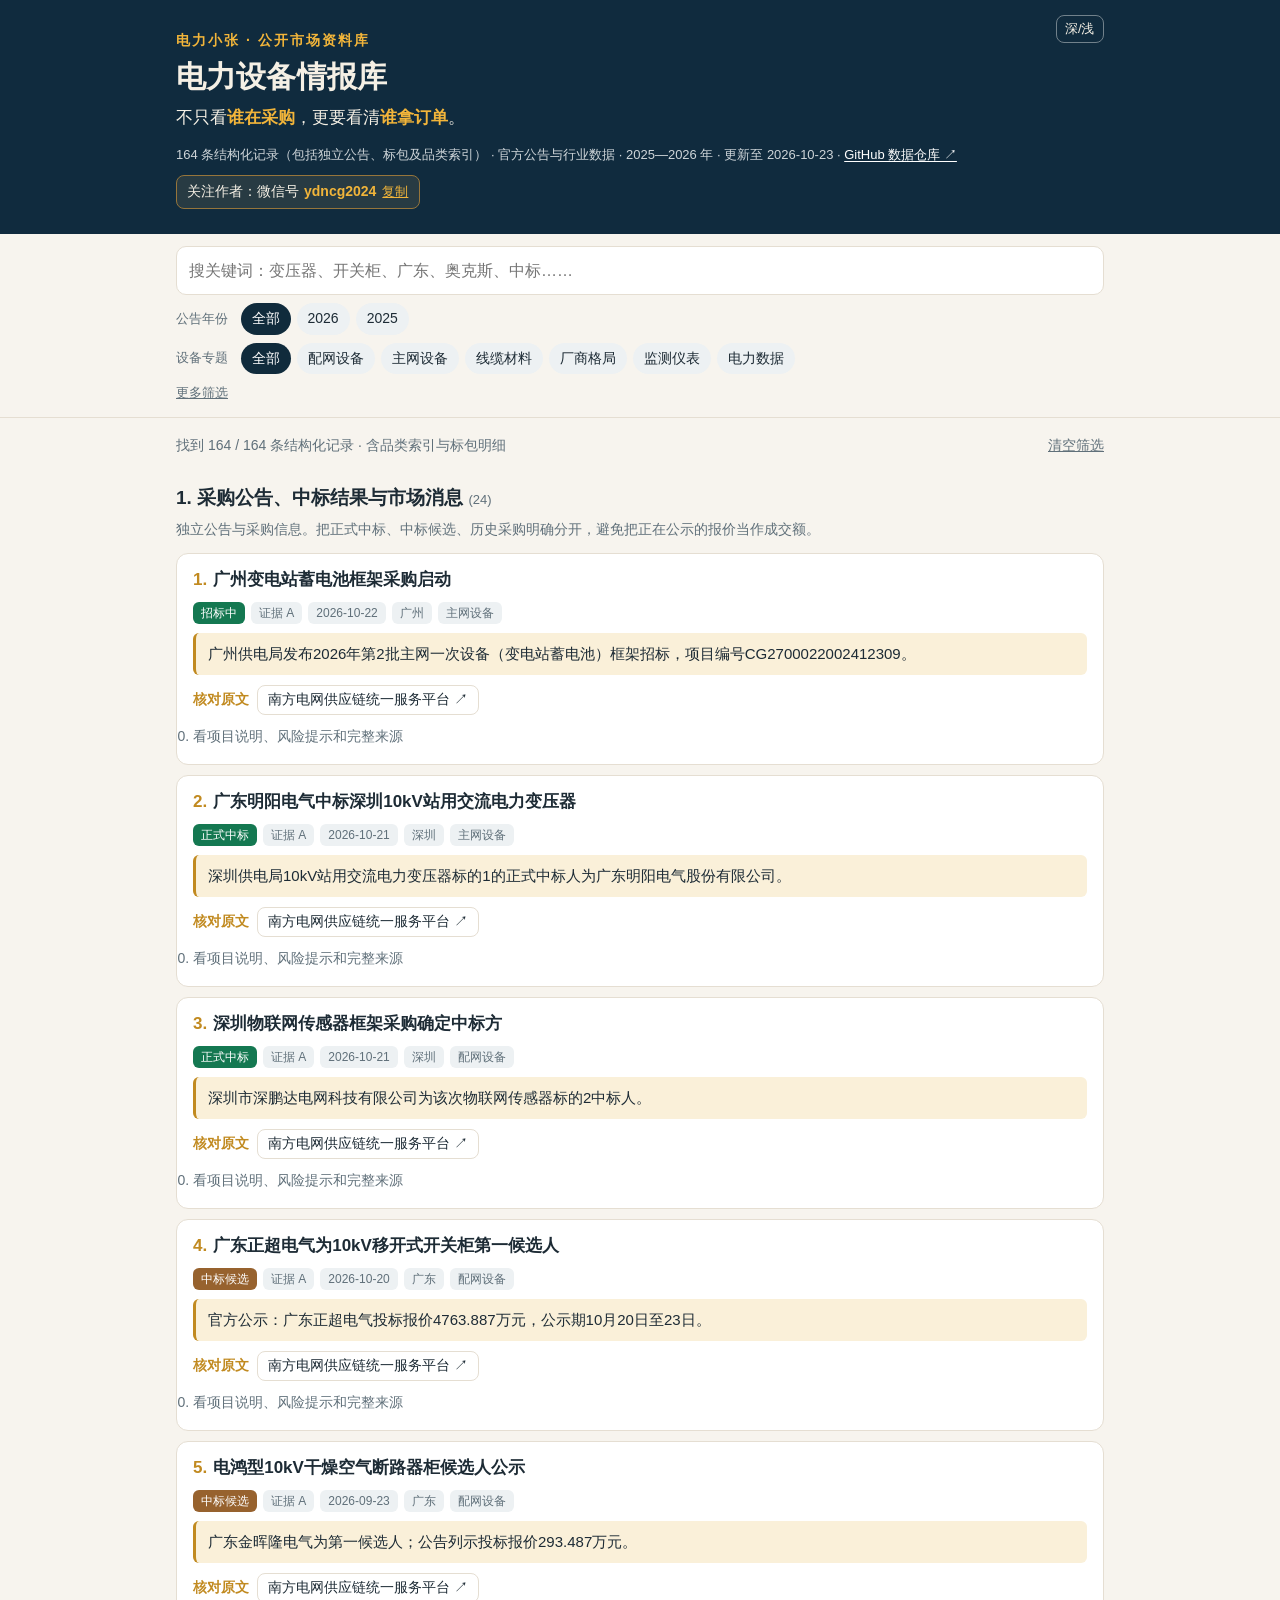
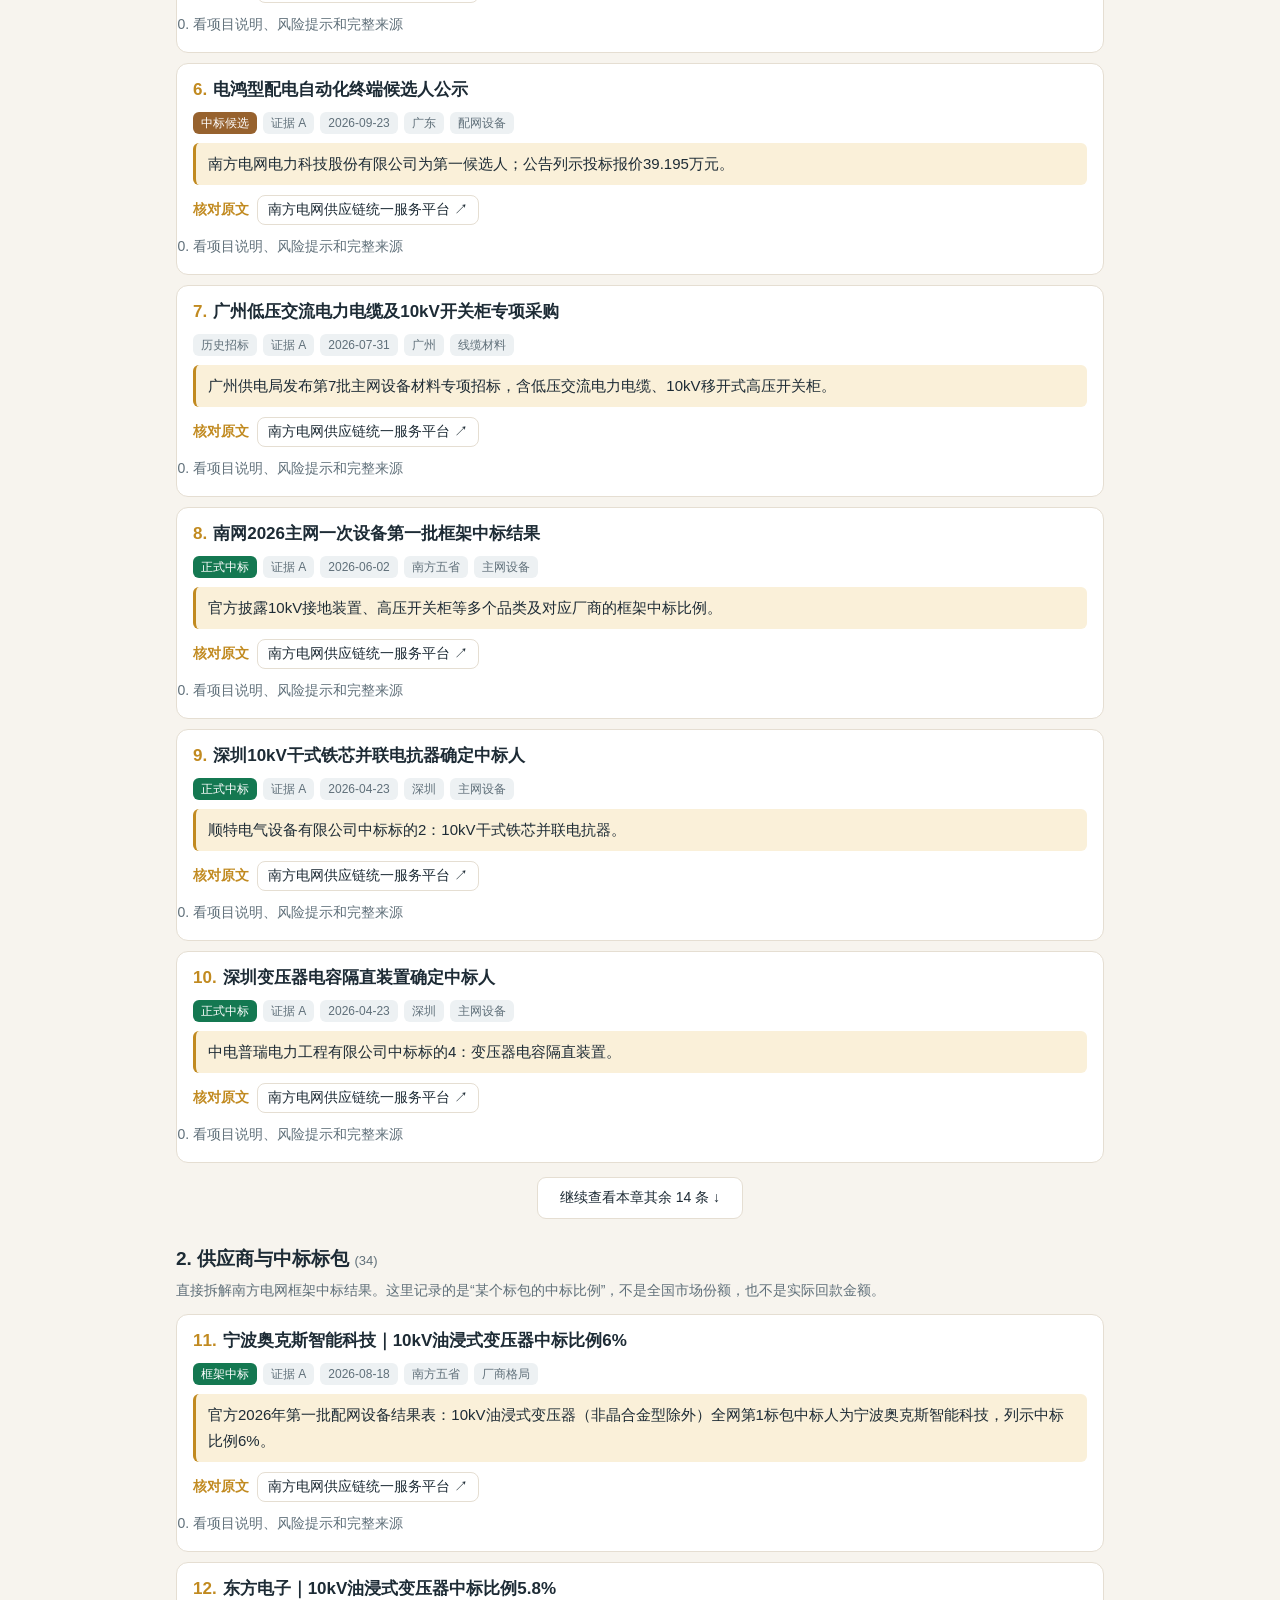
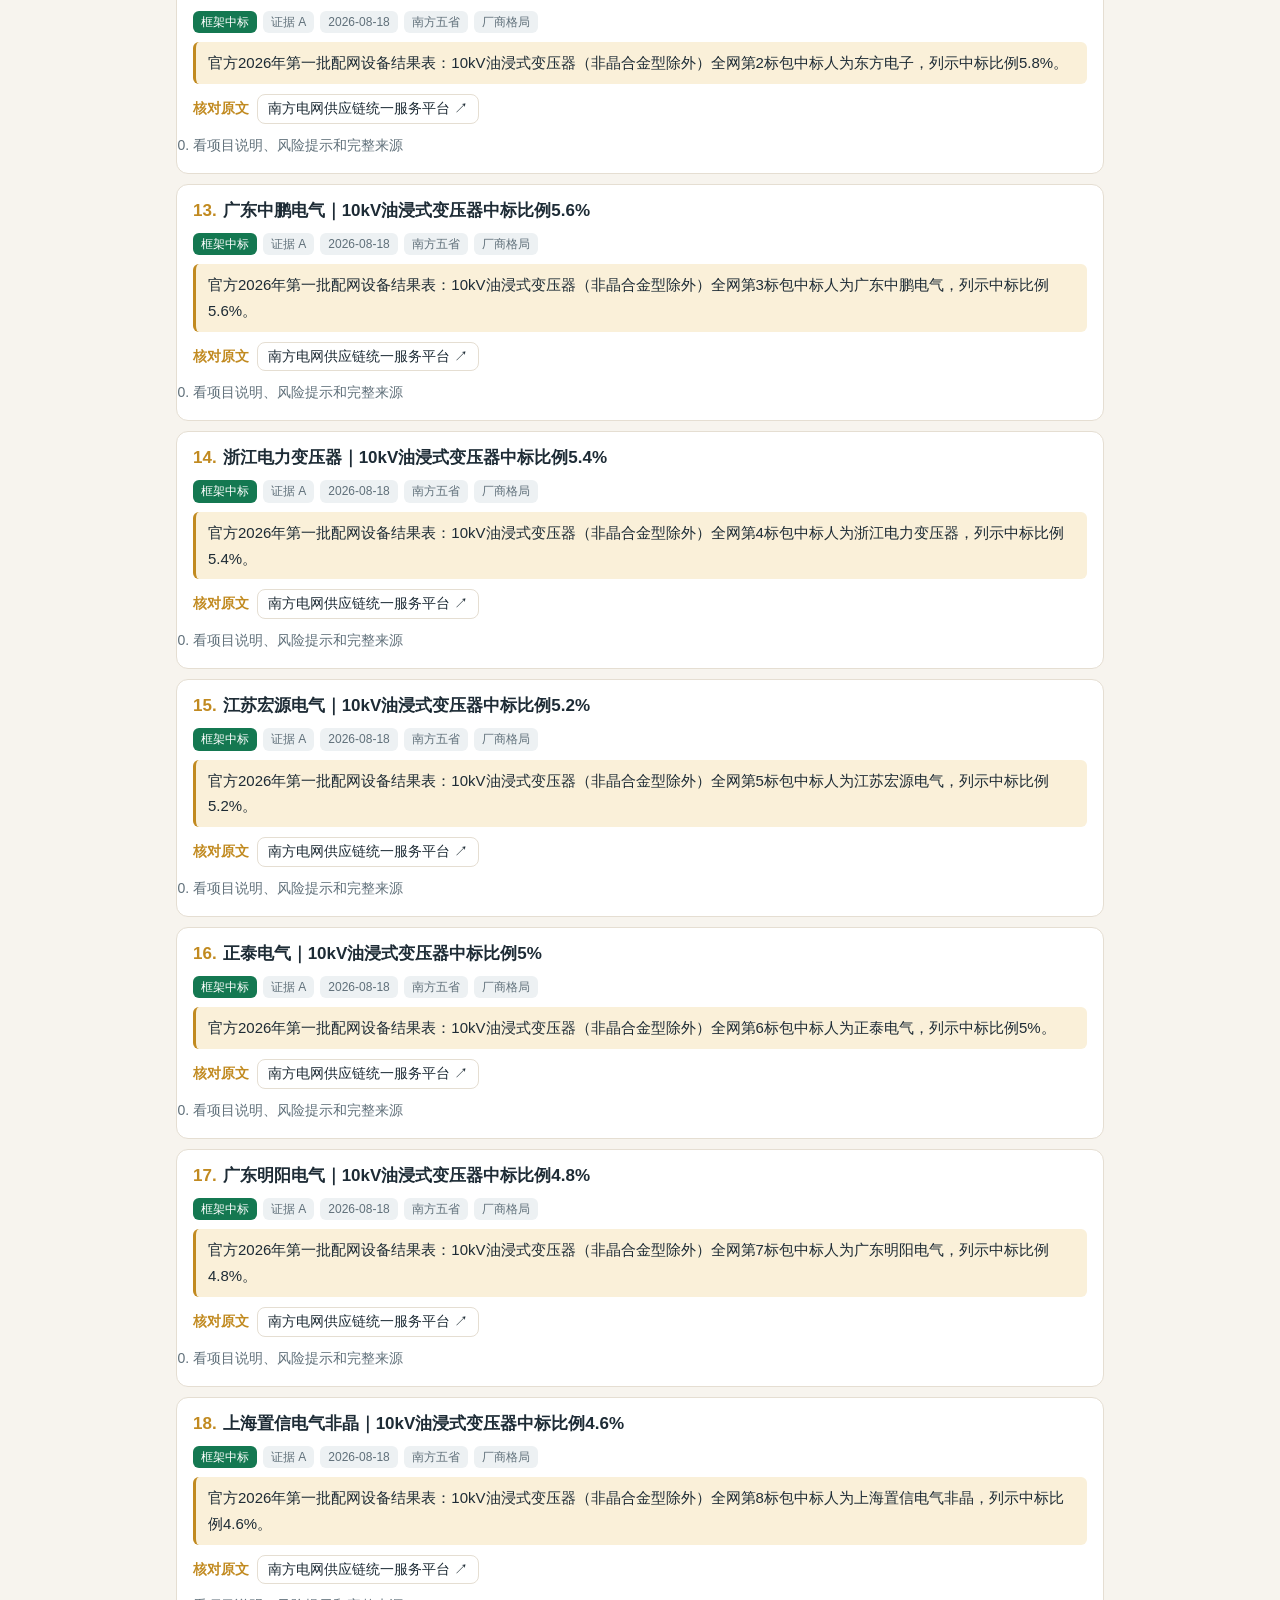
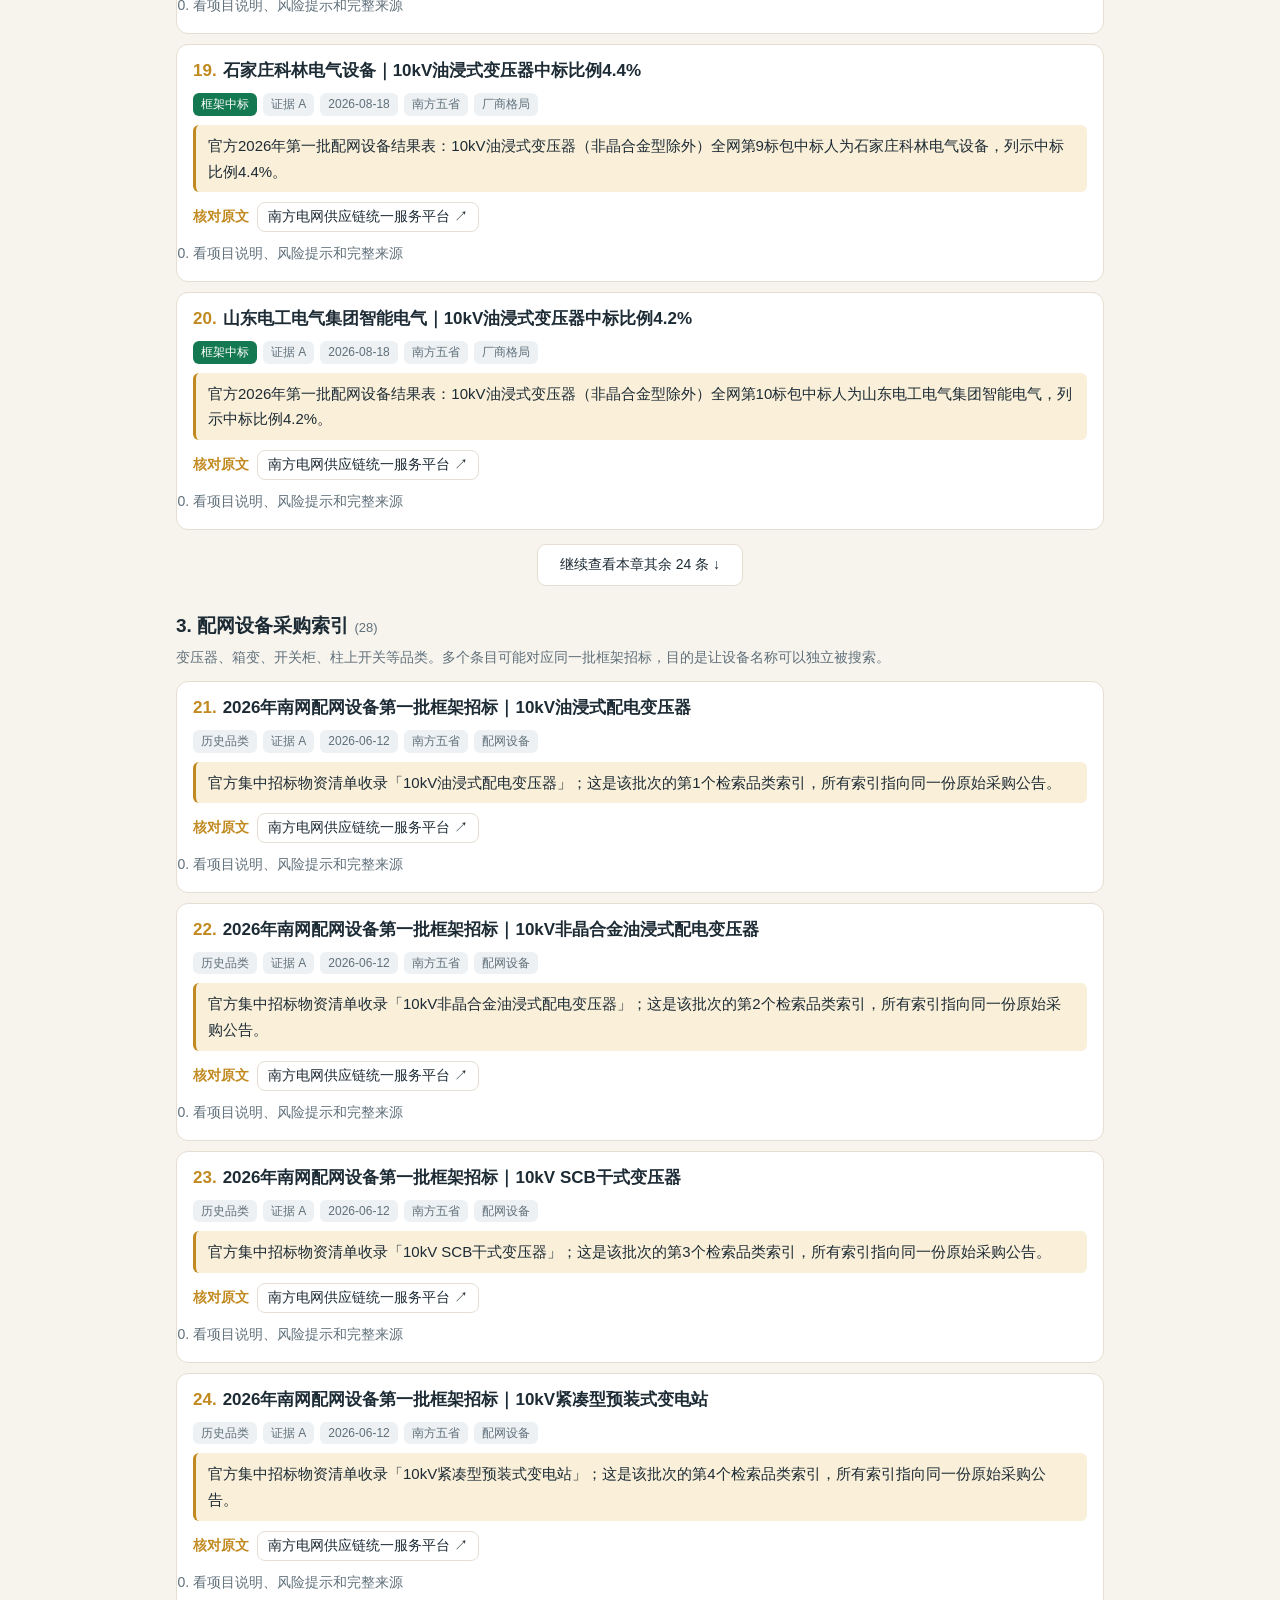
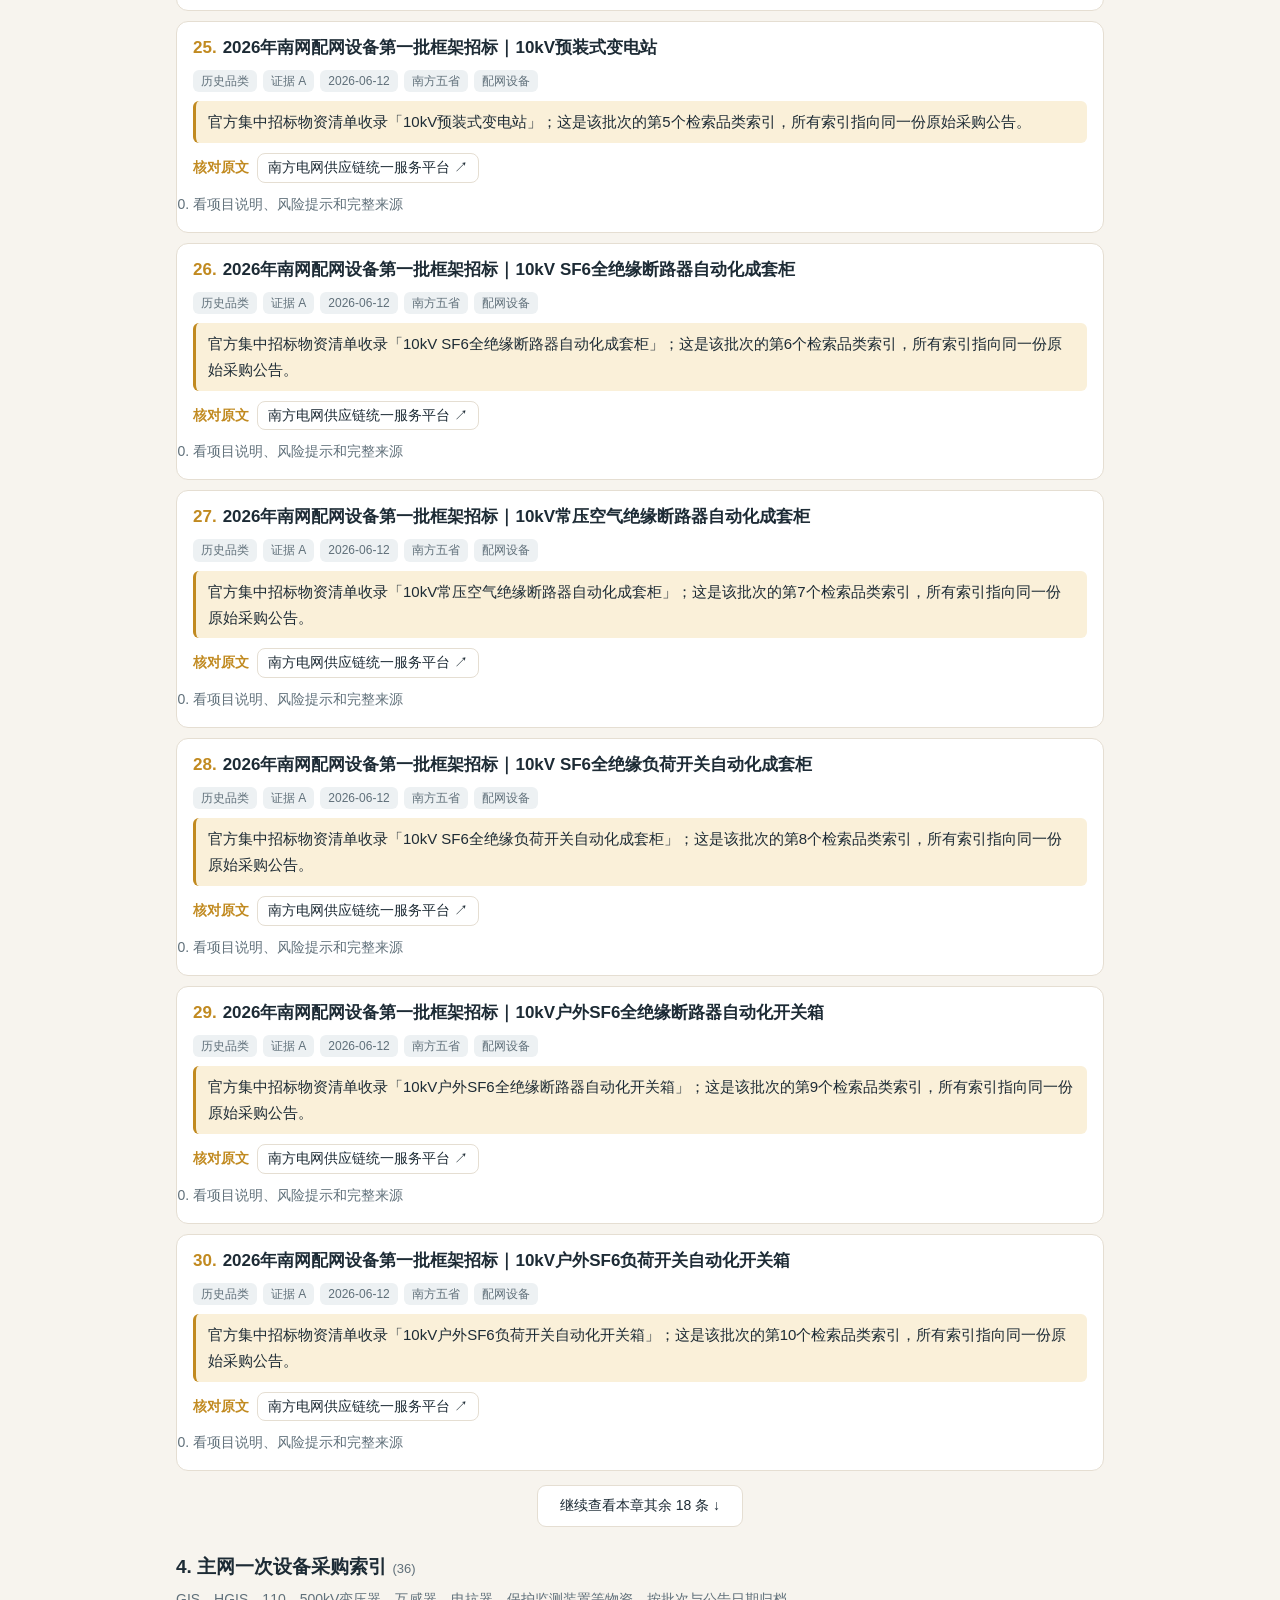
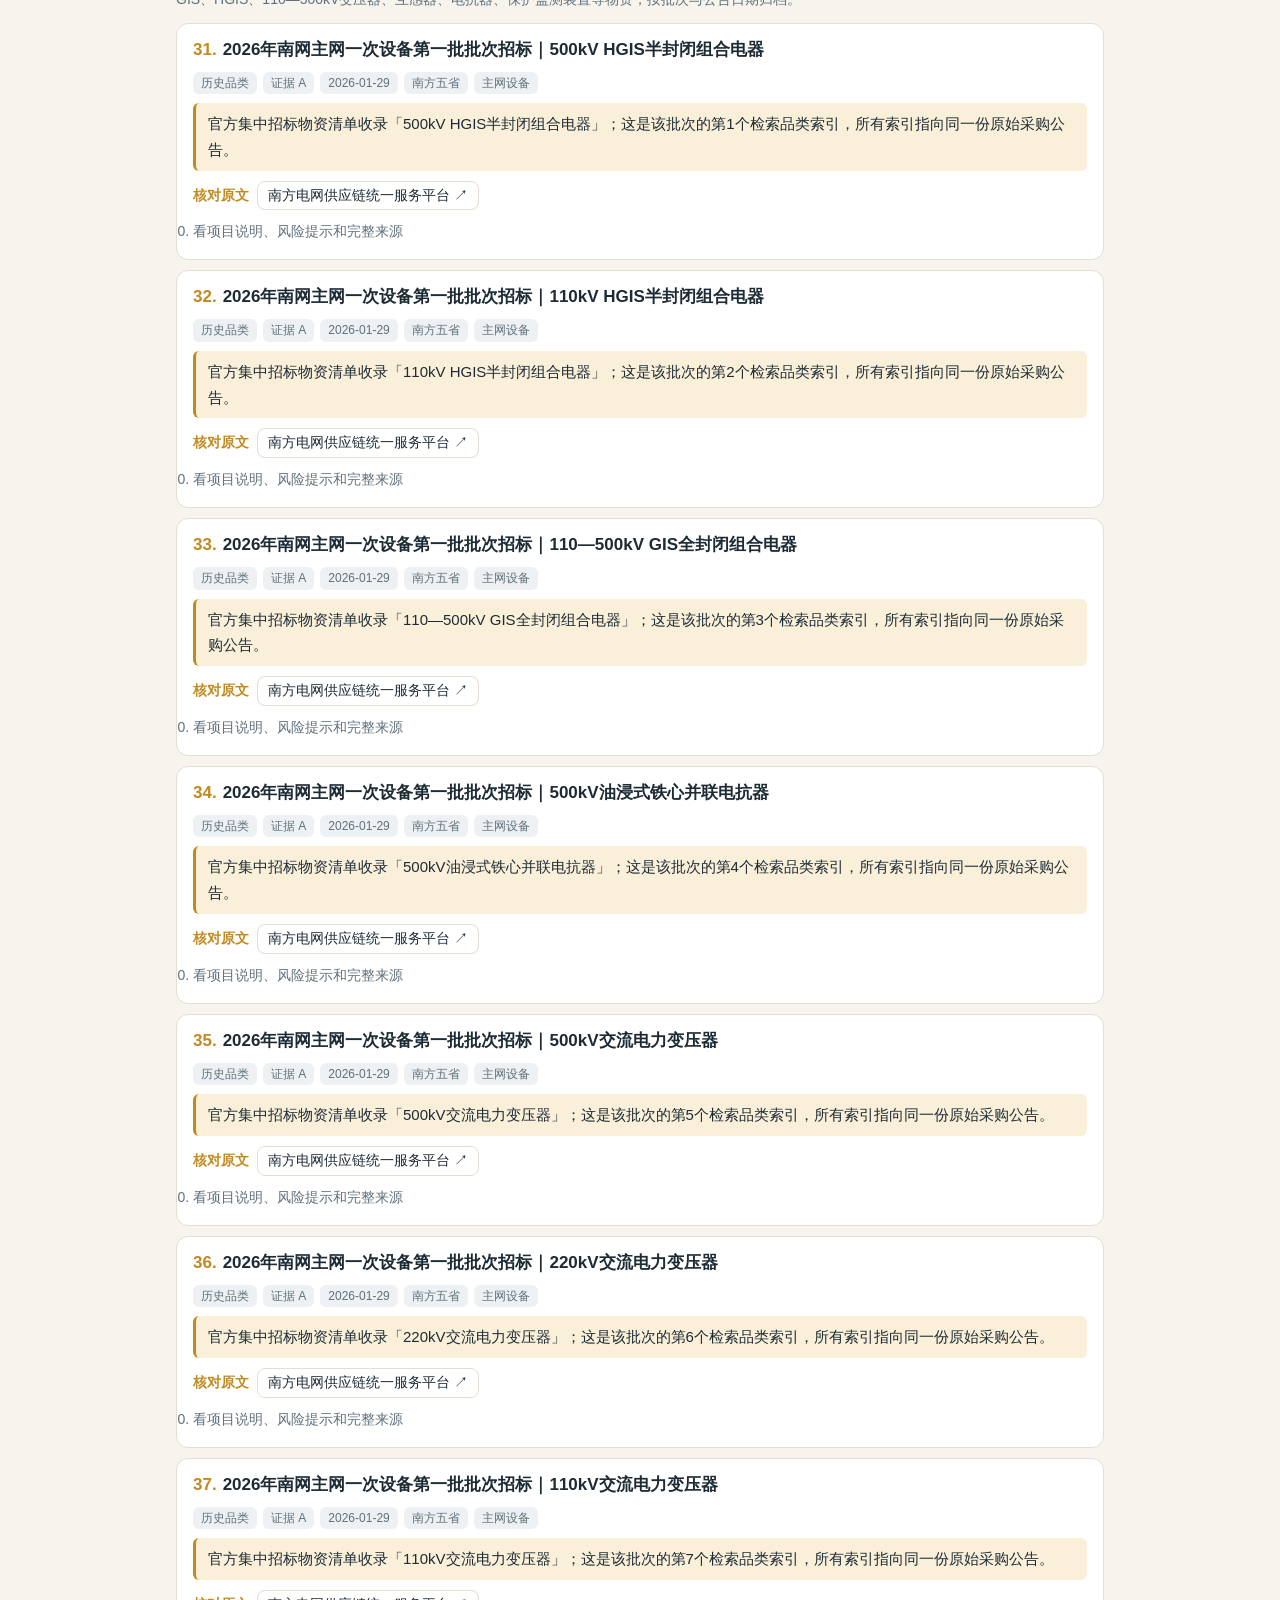
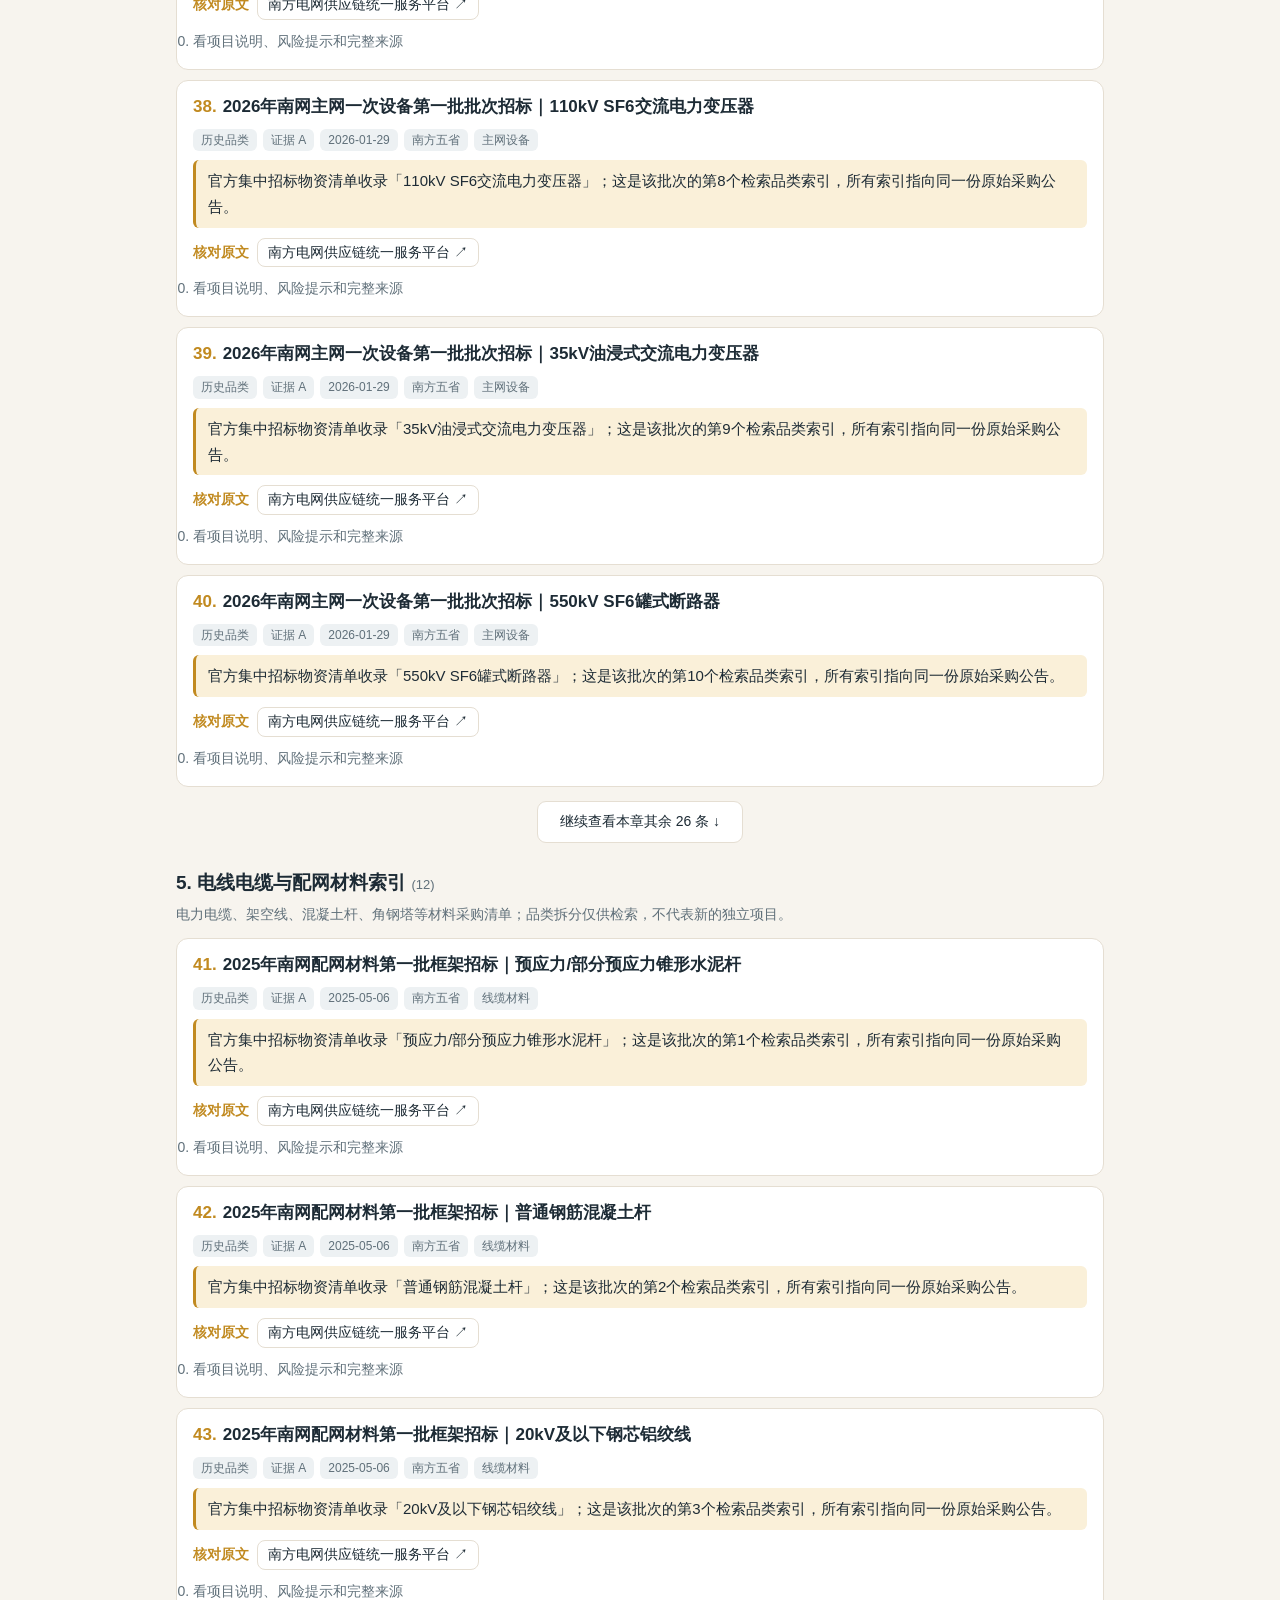
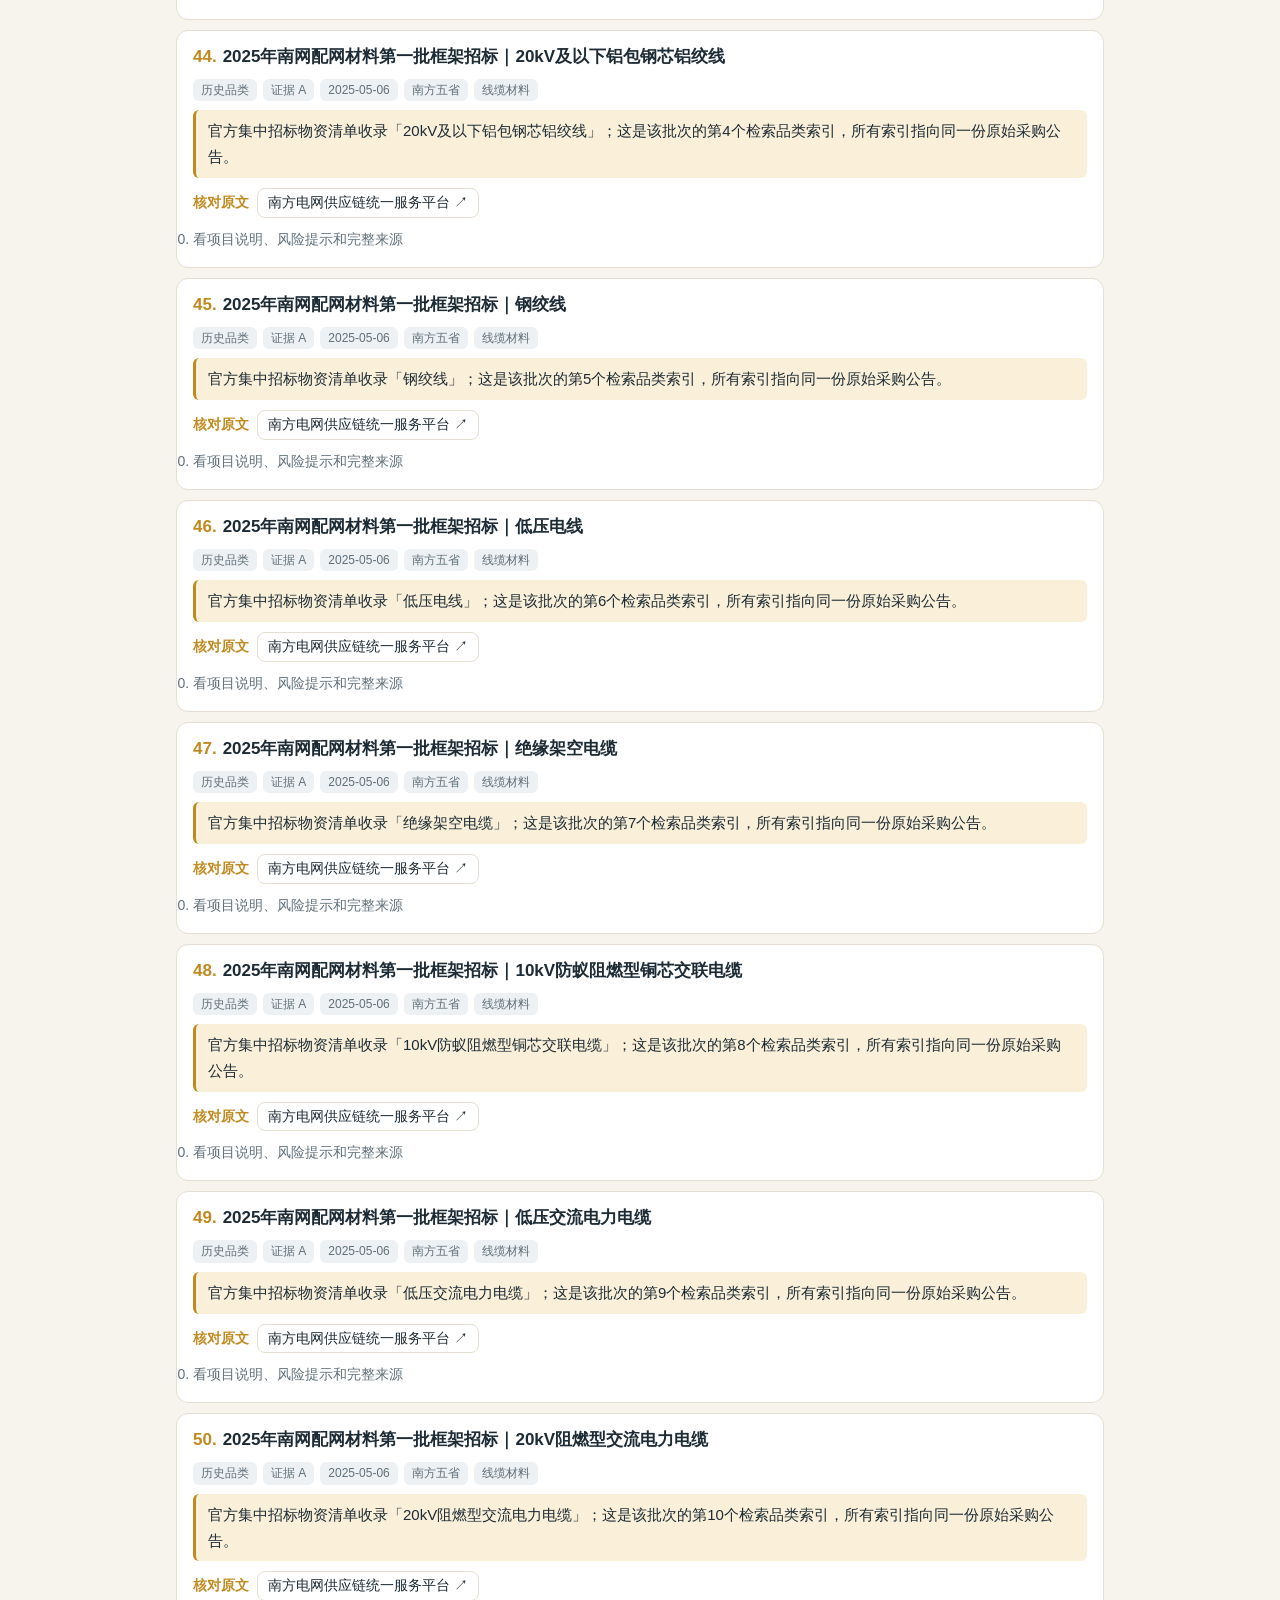
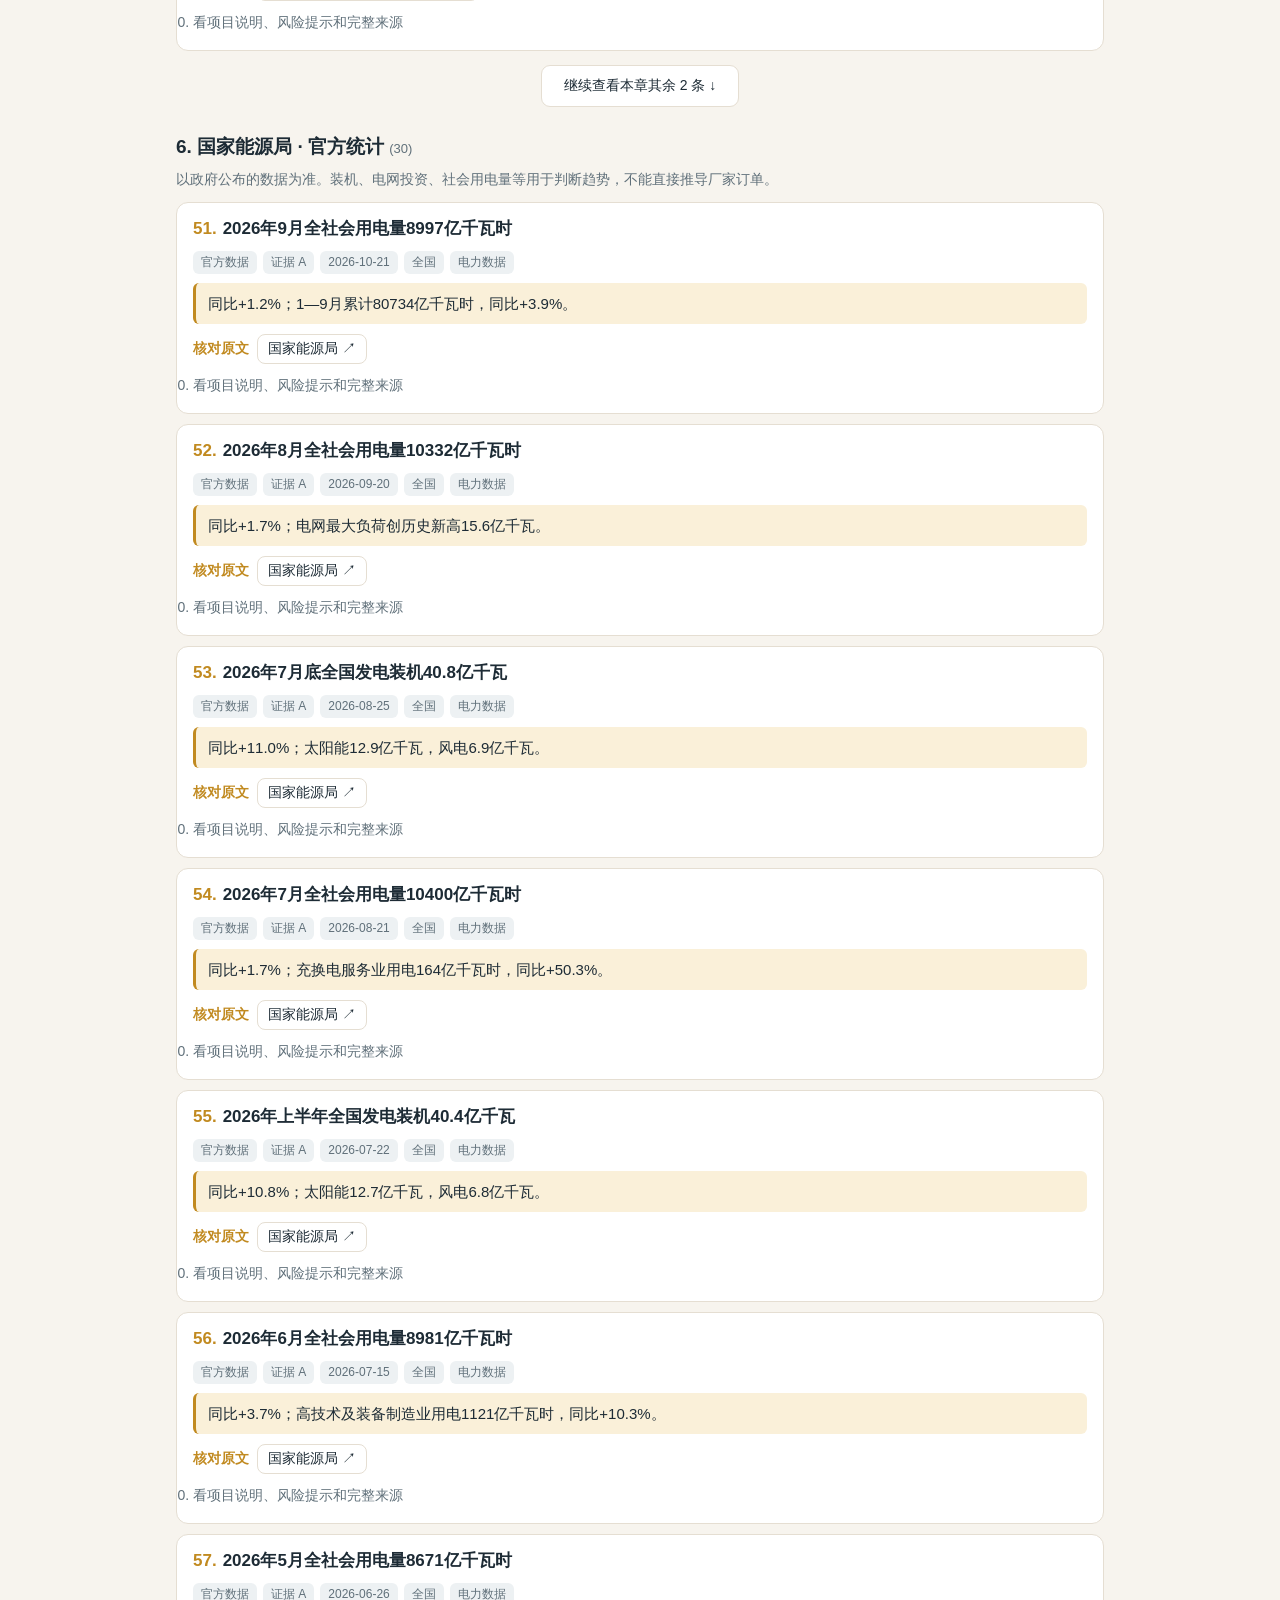
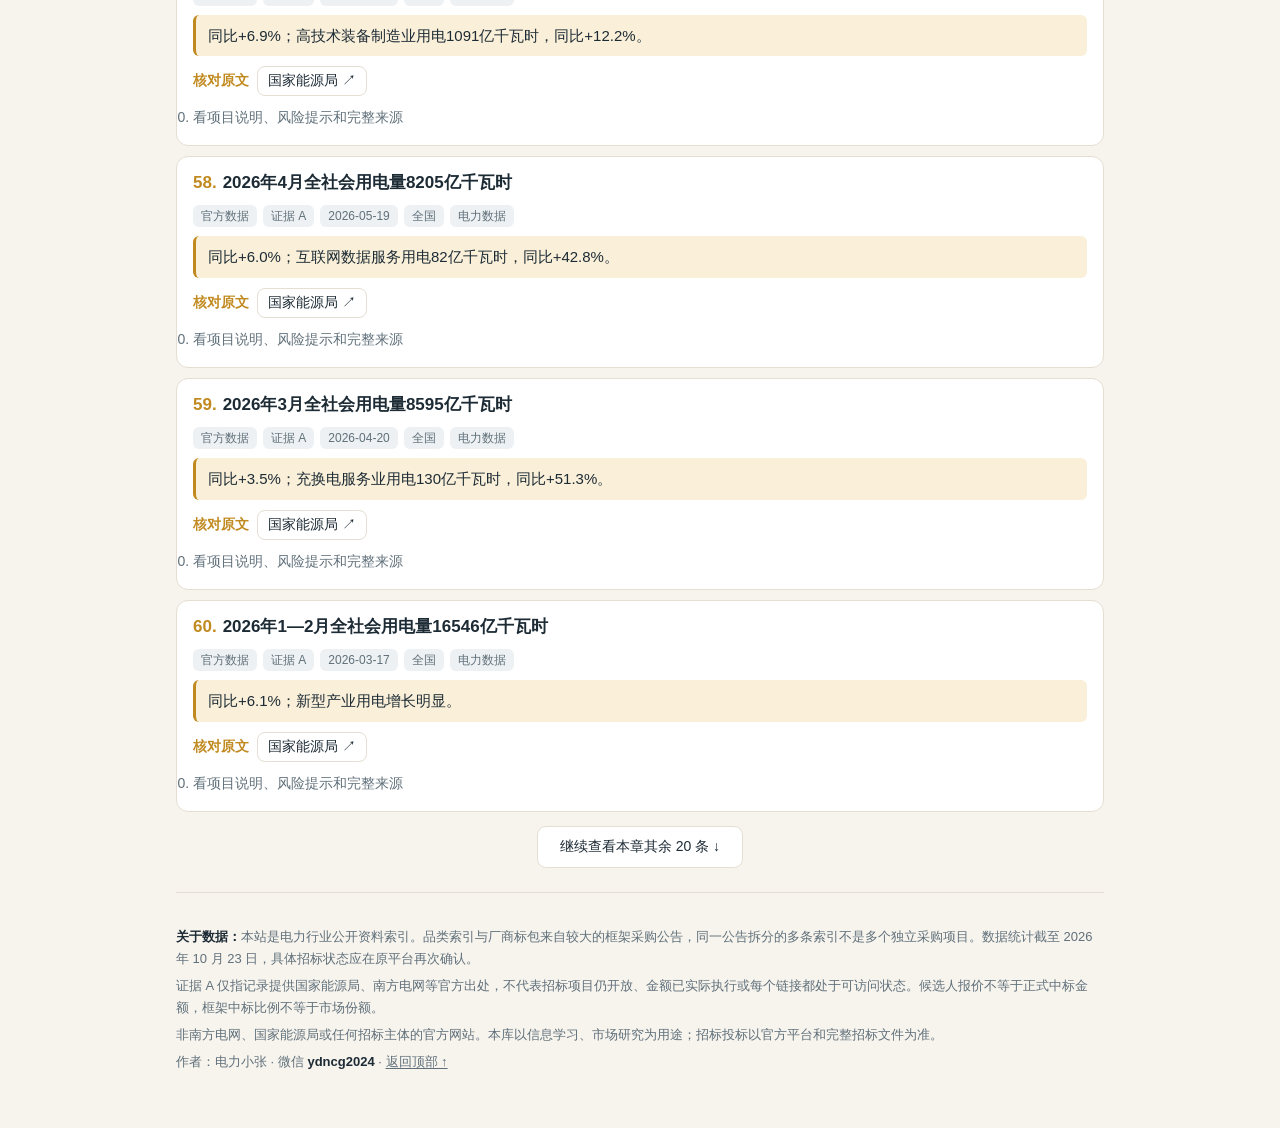
<file: electric-intel/index.html>
<!doctype html>
<html lang="zh-CN">
<head>
<meta charset="utf-8">
<meta name="viewport" content="width=device-width, initial-scale=1">
<meta name="theme-color" content="#102c3e">
<title>电力设备情报库 · 2025—2026 中国电网采购与中标全档案</title>
<meta name="description" content="电力小张整理的2025—2026年中国电力设备招标、中标、设备物资、厂商份额、官方用电数据情报档案。按年份、品类、状态检索，每条附来源。">
<meta property="og:title" content="电力设备情报库 · 中国电网采购与中标全档案">
<meta property="og:description" content="查招标、看中标、研究电力设备供应商。2025—2026年公开资料结构化整理，附官方原文。">
<style>
:root{
  --canvas:#f7f4ee;--paper:#fff;--ink:#1d2b35;--sub:#60707a;--edge:#e5ded2;--navy:#102b3c;--amber:#c18a20;--pale:#faf0d9;--pill:#edf1f3;--active:#102b3c;--act-ink:#fff;--okay:#137b52;--warn:#925d2f
}
@media(prefers-color-scheme:dark){:root:not([data-theme="light"]){--canvas:#0f1b23;--paper:#172630;--ink:#e6edf0;--sub:#a0b0ba;--edge:#2b3c47;--navy:#f3be58;--amber:#f2b74c;--pale:#332b19;--pill:#243643;--active:#f2b74c;--act-ink:#15222a;--okay:#46c08a;--warn:#d69b68}}
:root[data-theme="dark"]{--canvas:#0f1b23;--paper:#172630;--ink:#e6edf0;--sub:#a0b0ba;--edge:#2b3c47;--navy:#f3be58;--amber:#f2b74c;--pale:#332b19;--pill:#243643;--active:#f2b74c;--act-ink:#15222a;--okay:#46c08a;--warn:#d69b68}
*{box-sizing:border-box}html{scroll-behavior:smooth}body{margin:0;background:var(--canvas);color:var(--ink);font:16px/1.7 -apple-system,BlinkMacSystemFont,"PingFang SC","Microsoft YaHei","Noto Sans CJK SC",sans-serif}a{color:inherit}button,input{font:inherit}button{cursor:pointer}
.wrap{width:min(960px,100%);padding:0 16px;margin:0 auto}
header{background:#102b3e;color:#f5f0e5;padding:29px 0 25px;position:relative}
.hero-title{font-size:30px;font-weight:760;line-height:1.28;margin:5px 0 8px;letter-spacing:.15px}
.eyebrow{font-size:14px;letter-spacing:2px;font-weight:750;color:#f2b53a}
.slogan{margin:0;font-size:17px}.slogan strong{color:#f2b53a}
.hero-meta{margin-top:10px;color:#ced5d9;font-size:13px;line-height:1.8}
.hero-meta a{text-decoration:underline;text-underline-offset:2px;color:#fff}
.owner{display:inline-flex;gap:5px;align-items:center;margin-top:9px;border:1px solid #96753b;border-radius:8px;padding:4px 10px;background:#283b43;color:#f5f0e5;font-size:14px}
.owner b{color:#f2b53a}
.owner button{background:none;border:0;color:#f2b53a;font-size:13px;text-decoration:underline;padding:0 1px}
.theme-toggle{position:absolute;right:max(16px,calc((100vw - 927px)/2));top:15px;border:1px solid #71818b;background:transparent;color:#f5f0e5;border-radius:8px;padding:2px 8px;font-size:13px}
.filters{background:var(--canvas);border-bottom:1px solid var(--edge);padding:12px 0}
@media(min-width:760px){.filters{position:sticky;top:0;z-index:10}}
.search{width:100%;background:var(--paper);border:1px solid var(--edge);border-radius:10px;padding:10px 12px;color:var(--ink);font-size:16px;outline-offset:2px}
.filter-row{display:flex;flex-wrap:wrap;gap:6px;align-items:center;margin-top:8px}
.filter-row .lab{width:4.5em;flex:none;color:var(--sub);font-size:13px}
.chip{border:0;border-radius:999px;padding:4px 11px;background:var(--pill);color:var(--ink);line-height:1.65;font-size:14px}
.chip[aria-pressed="true"]{background:var(--active);color:var(--act-ink)}
.extra{display:none}.filters.expanded .extra{display:flex}
.fmore{margin-top:8px;color:var(--sub);font-size:13px;padding:0;border:0;background:transparent;text-decoration:underline}
.countbar{margin:16px 0 8px;font-size:14px;color:var(--sub);display:flex;justify-content:space-between;gap:10px;flex-wrap:wrap}
.countbar button,.link-text{font-size:14px;color:var(--sub);background:none;padding:0;border:0;text-decoration:underline}
.chapter-heading{font-size:19px;line-height:1.4;margin:27px 0 7px;font-weight:750}
.chapter-desc{font-size:14px;color:var(--sub);margin:0 0 11px;line-height:1.7}
.entry{margin:10px 0;padding:14px 16px;background:var(--paper);border:1px solid var(--edge);border-radius:12px}
.entry h3{font-size:17px;line-height:1.47;margin:0;font-weight:735;overflow-wrap:anywhere}
.n{color:var(--amber);font-variant-numeric:tabular-nums;font-weight:800;margin-right:6px}
.bags{display:flex;gap:6px;flex-wrap:wrap;margin:9px 0}
.tag{color:var(--sub);font-size:12px;border-radius:6px;background:var(--pill);padding:1px 8px}
.tag.authority{background:#147851;color:#fff}.tag.candidate{background:#97622e;color:#fff}.tag.outline{border:1px solid var(--edge);background:transparent}
.explain{background:var(--pale);border-left:3px solid var(--amber);padding:8px 12px;border-radius:6px;margin:8px 0;line-height:1.72;font-size:15px;overflow-wrap:anywhere}
.visit{margin:6px 0 3px;font-size:14px;line-height:1.7}.visit b{color:var(--amber);display:inline-block;margin-right:8px}
.go{background:var(--paper);border:1px solid var(--edge);padding:2px 10px;border-radius:8px;text-decoration:none;display:inline-block;margin:2px 6px 2px 0;overflow-wrap:anywhere}
.go:hover{border-color:var(--amber)}
.entry details{margin-top:8px}.entry summary{font-size:14px;color:var(--sub);cursor:pointer;list-style:auto;min-height:25px}
.item-field{margin:8px 0;font-size:15px;overflow-wrap:anywhere}.item-field b{color:var(--sub);display:inline-block;min-width:4.8em;font-weight:650}
.deep{font-size:13px;display:flex;gap:17px;flex-wrap:wrap;margin-top:12px}.deep button,.deep a{border:none;background:transparent;color:var(--sub);padding:0;text-decoration:underline;font-size:13px}
.verified{font-size:12px;color:var(--sub);padding:2px 0 0}.verified a{overflow-wrap:anywhere}
.more-items{display:block;margin:14px auto 24px;background:var(--paper);border:1px solid var(--edge);border-radius:9px;padding:8px 22px;color:var(--ink);font-size:14px}
.noresults{padding:48px 0;color:var(--sub);text-align:center}
footer{padding:28px 0 50px;color:var(--sub);font-size:13px;border-top:1px solid var(--edge);margin-top:23px}
footer p{margin:5px 0}
footer b{color:var(--ink)}
footer a{text-underline-offset:2px}
.toast{position:fixed;left:50%;bottom:22px;transform:translateX(-50%);background:#102b3e;color:#fff;border-radius:10px;padding:10px 17px;font-size:13px;z-index:50;display:none;box-shadow:0 8px 24px #0003;min-width:max-content;max-width:92vw}
@media(max-width:540px){.hero-title{font-size:29px}.entry{padding:13px 14px}.filter-row .lab{font-size:12px}.chip{font-size:13px;padding:4px 10px}.eyebrow{font-size:12px}.chapter-heading{font-size:18px}.filters{padding:10px 0}.owner{font-size:13px}}
@media(print){.filters,.theme-toggle,.deep,.toast,.more-items,.owner{display:none!important}.entry{break-inside:avoid}body{background:white;color:black}header{background:white;color:black}}
</style>
</head>
<body>
<header>
<button class="theme-toggle" id="theme" aria-label="切换深浅主题">深/浅</button>
<div class="wrap">
<div class="eyebrow">电力小张 · 公开市场资料库</div>
<h1 class="hero-title">电力设备情报库</h1>
<p class="slogan">不只看<b><strong>谁在采购</strong></b>，更要看清<b><strong>谁拿订单</strong></b>。</p>
<div class="hero-meta"><span id="total">正在载入资料…</span> · 官方公告与行业数据 · 2025—2026 年 · 更新至 2026-10-23 · <a href="https://github.com/zxwdfgg-tech/-zxwdfgg-tech.github.io/tree/main/electric-intel" target="_blank" rel="noopener">GitHub 数据仓库 ↗</a></div>
<div class="owner">关注作者：微信号 <b id="wechat">ydncg2024</b><button type="button" id="copywechat">复制</button></div>
</div>
</header>
<div class="filters" id="filters">
<div class="wrap">
<input type="search" id="query" class="search" placeholder="搜关键词：变压器、开关柜、广东、奥克斯、中标……" aria-label="搜索所有档案">
<div class="filter-row" id="year-row"><span class="lab">公告年份</span></div>
<div class="filter-row" id="cat-row"><span class="lab">设备专题</span></div>
<div class="filter-row extra" id="status-row"><span class="lab">公告状态</span></div>
<div class="filter-row extra" id="type-row"><span class="lab">记录类型</span></div>
<div class="filter-row extra" id="region-row"><span class="lab">所在地区</span></div>
<button type="button" class="fmore" id="showfilters">更多筛选</button>
</div>
</div>
<main class="wrap">
<div class="countbar"><span id="result-count">载入中…</span><button id="reset" type="button">清空筛选</button></div>
<div id="results" aria-live="polite"><div class="noresults">正在加载电力设备历史档案……</div></div>
<footer>
<p><b>关于数据：</b>本站是电力行业公开资料索引。品类索引与厂商标包来自较大的框架采购公告，同一公告拆分的多条索引不是多个独立采购项目。数据统计截至 2026 年 10 月 23 日，具体招标状态应在原平台再次确认。</p>
<p>证据 A 仅指记录提供国家能源局、南方电网等官方出处，不代表招标项目仍开放、金额已实际执行或每个链接都处于可访问状态。候选人报价不等于正式中标金额，框架中标比例不等于市场份额。</p>
<p>非南方电网、国家能源局或任何招标主体的官方网站。本库以信息学习、市场研究为用途；招标投标以官方平台和完整招标文件为准。</p>
<p>作者：电力小张 · 微信 <b id="wechatfooter">ydncg2024</b> · <a href="#top" id="backtop">返回顶部 ↑</a></p>
</footer>
</main>
<div id="toast" class="toast" role="status"></div>
<script src="./data.js"></script>
<script>
(function(){
'use strict';
var rows=Array.isArray(window.POWER_ARCHIVE)?window.POWER_ARCHIVE:[];
var meta=window.POWER_META||{};
var chosen={year:'',cat:'',status:'',type:'',region:''};
var expanded=false,opened={};
var toast=document.getElementById('toast');
var yearGroup=['2026','2025'],cats=['配网设备','主网设备','线缆材料','厂商格局','监测仪表','电力数据'];
var stat=['招标中','历史招标','正式中标','中标候选','官方数据'];
var types=['公告','中标标包','品类索引','统计发布'];
var regions=['全国','南方五省','广东','广州','深圳','广西','云南','贵州','海南'];
var byId=function(id){return document.getElementById(id)};
function h(s){return String(s==null?'':s).replace(/[&<>"']/g,function(c){return {'&':'&amp;','<':'&lt;','>':'&gt;','"':'&quot;',"'":'&#39;'}[c]})}
function notify(msg){toast.textContent=msg;toast.style.display='block';clearTimeout(notify.t);notify.t=setTimeout(function(){toast.style.display='none'},2500)}
function copy(s){if(navigator.clipboard&&navigator.clipboard.writeText){navigator.clipboard.writeText(s).then(function(){notify('已复制')}).catch(function(){prompt('请长按复制',s)})}else{prompt('请长按复制',s)}}
function rowButtons(id,key,vals){var el=byId(id);el.querySelectorAll('button').forEach(function(x){x.remove()});[['','全部']].concat(vals.map(function(v){return [v,v]})).forEach(function(p){var b=document.createElement('button');b.type='button';b.className='chip';b.textContent=p[1];b.setAttribute('aria-pressed',String(chosen[key]===p[0]));b.addEventListener('click',function(){chosen[key]=p[0];render();syncChips();window.scrollTo({top:0,behavior:'auto'})});el.appendChild(b)})}
function syncChips(){
rowButtons('year-row','year',yearGroup);
rowButtons('cat-row','cat',cats);
rowButtons('status-row','status',stat);
rowButtons('type-row','type',types);
rowButtons('region-row','region',regions);
}
function matches(x){
if(chosen.year && String(x.year)!==chosen.year)return false;
if(chosen.cat && x.cat!==chosen.cat)return false;
if(chosen.status && x.status!==chosen.status)return false;
if(chosen.type && x.type!==chosen.type)return false;
if(chosen.region && x.region!==chosen.region)return false;
var q=byId('query').value.trim().toLowerCase();
if(q){var words=q.split(/\s+/).filter(Boolean),txt=[x.title,x.summary,x.analysis,x.source,x.cat,x.region,x.status,x.type,x.date,String(x.projectYear)].join(' ').toLowerCase();if(!words.every(function(word){return txt.indexOf(word)!==-1}))return false}
return true;
}
var chapterDefs=[
{title:'1. 采购公告、中标结果与市场消息',desc:'独立公告与采购信息。把正式中标、中标候选、历史采购明确分开，避免把正在公示的报价当作成交额。',pred:function(x){return x.type==='公告'}},
{title:'2. 供应商与中标标包',desc:'直接拆解南方电网框架中标结果。这里记录的是“某个标包的中标比例”，不是全国市场份额，也不是实际回款金额。',pred:function(x){return x.type==='中标标包'}},
{title:'3. 配网设备采购索引',desc:'变压器、箱变、开关柜、柱上开关等品类。多个条目可能对应同一批框架招标，目的是让设备名称可以独立被搜索。',pred:function(x){return x.type==='品类索引'&&x.cat==='配网设备'}},
{title:'4. 主网一次设备采购索引',desc:'GIS、HGIS、110—500kV变压器、互感器、电抗器、保护监测装置等物资，按批次与公告日期归档。',pred:function(x){return x.type==='品类索引'&&x.cat==='主网设备'}},
{title:'5. 电线电缆与配网材料索引',desc:'电力电缆、架空线、混凝土杆、角钢塔等材料采购清单；品类拆分仅供检索，不代表新的独立项目。',pred:function(x){return x.type==='品类索引'&&x.cat==='线缆材料'}},
{title:'6. 国家能源局 · 官方统计',desc:'以政府公布的数据为准。装机、电网投资、社会用电量等用于判断趋势，不能直接推导厂家订单。',pred:function(x){return x.type==='统计发布'}}
];
function card(x,i){
var label=x.type==='品类索引'?'历史品类':x.type==='中标标包'?'框架中标':x.status;
var cls=x.status==='正式中标'||x.status==='招标中'?'authority':x.status==='中标候选'?'candidate':'';
var url=x.url&&/^https:\/\//.test(x.url)?x.url:'#';
var o='<article class="entry" id="'+h(x.id)+'"><h3><span class="n">'+(i+1)+'.</span>'+h(x.title)+'</h3>';
o+='<div class="bags"><span class="tag '+cls+'">'+h(label)+'</span><span class="tag">证据 A</span><span class="tag">'+h(x.date)+'</span><span class="tag">'+h(x.region)+'</span><span class="tag">'+h(x.cat)+'</span></div>';
o+='<div class="explain">'+h(x.summary)+'</div>';
o+='<div class="visit"><b>核对原文</b><a class="go" target="_blank" rel="noopener noreferrer" href="'+h(url)+'">'+h(x.source||'官方平台')+' ↗</a></div>';
o+='<details><summary>看项目说明、风险提示和完整来源</summary><div class="item-field"><b>公告日</b>'+h(x.date)+'　　<b>项目年</b>'+h(x.projectYear)+'</div>';
o+='<div class="item-field"><b>类型</b>'+h(x.type)+' · '+h(x.status)+'　　<b>地区</b>'+h(x.region)+'</div>';
o+='<div class="item-field"><b>专业点评</b>'+h(x.analysis)+'</div>';
o+='<div class="item-field"><b>数据口径</b>'+ (x.type==='中标标包'?'从同一份中标公告抽取标包信息。':'品类索引'===x.type?'从同一份招标公告按设备品类拆分，非独立招标。':x.type==='统计发布'?'以公布统计口径为准。':'按公开公告整理；以原文更新为准。')+'</div>';
o+='<div class="item-field"><b>来源链接</b><a href="'+h(url)+'" target="_blank" rel="noopener noreferrer">'+h(url)+'</a></div>';
o+='<div class="deep"><button type="button" class="copy-link" data-id="'+h(x.id)+'">复制这一条的链接</button><button type="button" class="copy-text" data-id="'+h(x.id)+'">复制摘要</button></div></details></article>';
return o
}
function render(){
if(!rows.length){byId('results').innerHTML='<div class="noresults">资料暂时未成功加载。请刷新页面再试。</div>';byId('result-count').textContent='载入失败';return}
var selected=rows.filter(matches),html='',serial=0;
chapterDefs.forEach(function(ch,index){var items=selected.filter(ch.pred);if(!items.length)return;
var lim=opened[index]?items.length:Math.min(10,items.length);
html+='<section><h2 class="chapter-heading">'+ch.title+' <span style="font-size:13px;color:var(--sub);font-weight:400">('+items.length+')</span></h2><p class="chapter-desc">'+ch.desc+'</p>';
for(var j=0;j<lim;j++)html+=card(items[j],++serial-1);
if(items.length>lim)html+='<button class="more-items" type="button" data-section="'+index+'">继续查看本章其余 '+(items.length-lim)+' 条 ↓</button>';
else if(opened[index]&&items.length>10)html+='<button class="more-items" type="button" data-collapse="'+index+'">收起本章 ↑</button>';
html+='</section>'});
if(!html)html='<div class="noresults">没有找到匹配记录。换一个关键词，或者点击「清空筛选」。</div>';
byId('results').innerHTML=html;
byId('result-count').textContent='找到 '+selected.length+' / '+rows.length+' 条结构化记录 · 含品类索引与标包明细';
byId('results').querySelectorAll('[data-section]').forEach(function(b){b.onclick=function(){opened[b.dataset.section]=true;render()}});
byId('results').querySelectorAll('[data-collapse]').forEach(function(b){b.onclick=function(){delete opened[b.dataset.collapse];render()}});
byId('results').querySelectorAll('.copy-link').forEach(function(b){b.onclick=function(){copy(location.origin+location.pathname+'#'+b.dataset.id)}});
byId('results').querySelectorAll('.copy-text').forEach(function(b){b.onclick=function(){var x=rows.find(function(z){return z.id===b.dataset.id});if(x)copy(x.title+'\n'+x.summary+'\n来源：'+x.url)}});
}
byId('total').textContent=rows.length+' 条结构化记录（包括独立公告、标包及品类索引）';
byId('wechat').textContent=meta.wechat||'ydncg2024';byId('wechatfooter').textContent=meta.wechat||'ydncg2024';
byId('copywechat').onclick=function(){copy(meta.wechat||'ydncg2024')};
byId('query').addEventListener('input',render);
byId('reset').onclick=function(){chosen={year:'',cat:'',status:'',type:'',region:''};byId('query').value='';opened={};syncChips();render()};
byId('showfilters').onclick=function(){expanded=!expanded;byId('filters').classList.toggle('expanded',expanded);this.textContent=expanded?'收起筛选':'更多筛选'};
function themeSet(t){if(t){document.documentElement.setAttribute('data-theme',t);try{localStorage.setItem('power-theme',t)}catch(e){}}}
try{themeSet(localStorage.getItem('power-theme')||'')}catch(e){}
byId('theme').onclick=function(){var isDark=getComputedStyle(document.body).backgroundColor==='rgb(15, 27, 35)';themeSet(isDark?'light':'dark')};
syncChips();render();
if(location.hash&&/^#E\d{3}$/.test(location.hash)){var found=rows.find(function(x){return '#'+x.id===location.hash});if(found){chosen.type=found.type;syncChips();opened={0:true,1:true,2:true,3:true,4:true,5:true};render();setTimeout(function(){var e=byId(found.id);if(e){e.scrollIntoView();e.querySelector('details').open=true}},250)}}
})();
</script>
</body>
</html>
</file>
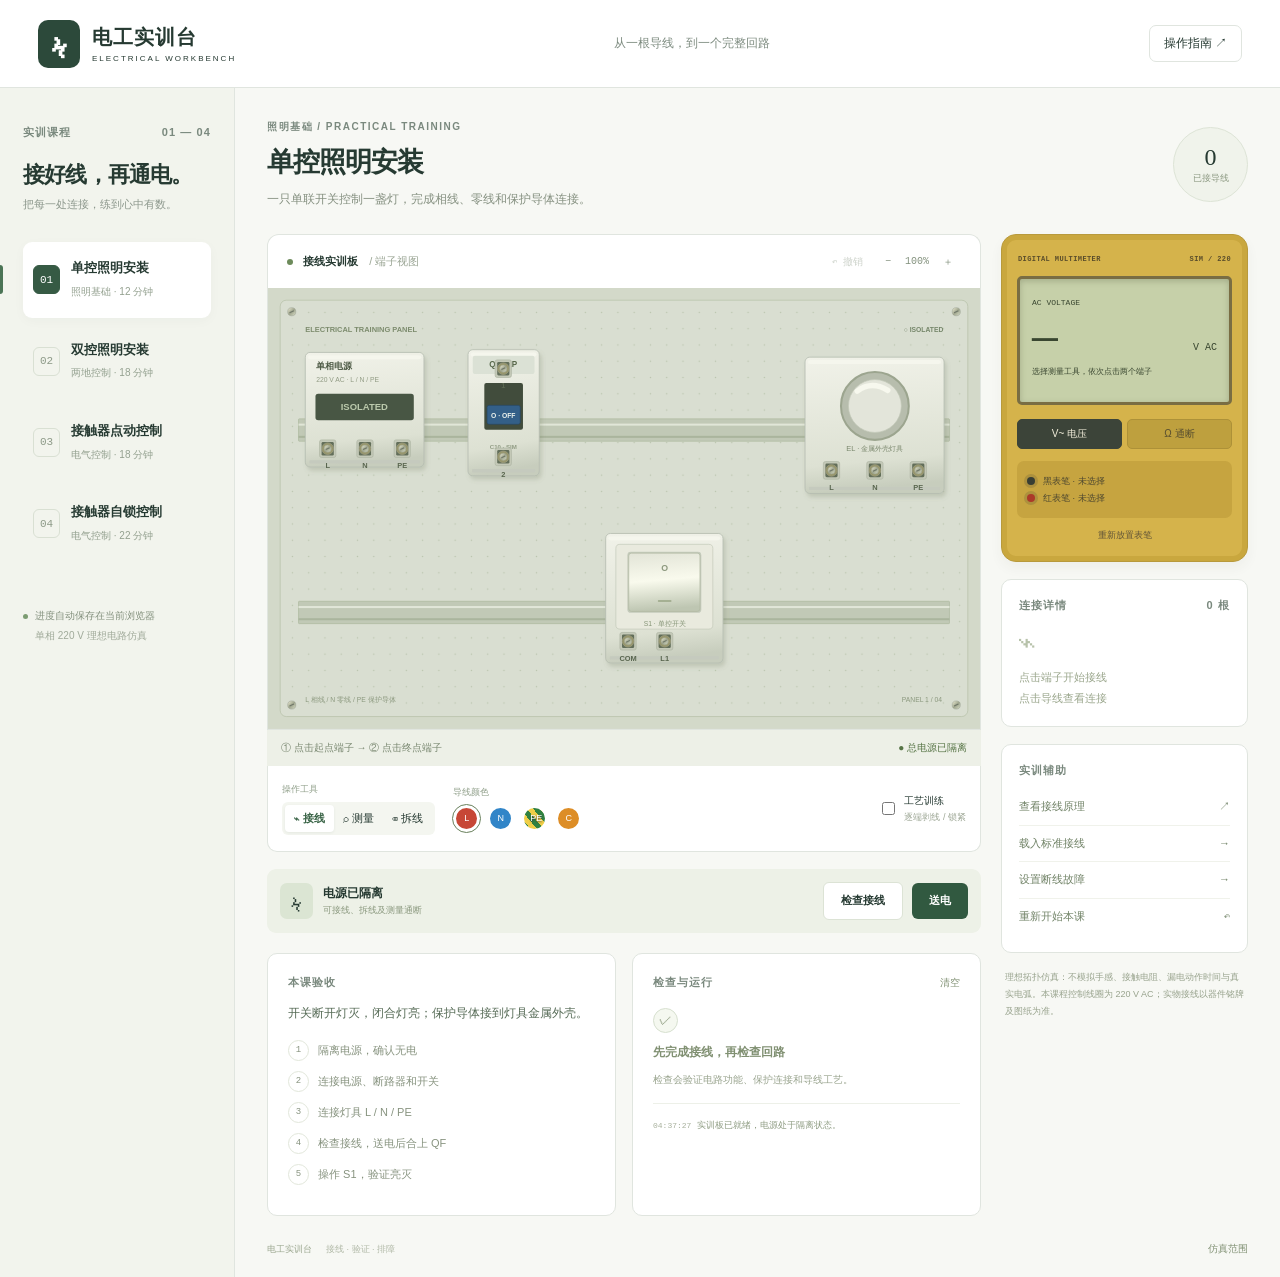
<file: electric-lab/index.html>
<!doctype html><html lang="zh-CN"><head><meta charset="UTF-8"><meta name="viewport" content="width=device-width,initial-scale=1,viewport-fit=cover"><meta name="theme-color" content="#263c34"><title>电工实训台 · 接线与控制</title><meta name="description" content="手机与电脑上的电工接线实训，练习单控、双控、点动、自锁，使用端子、导线与万用表验证回路。"><link rel="stylesheet" href="style.css"></head><body>
<header class="top"><a class="brand" href="./"><span class="brandmark">ϟ</span><div>电工实训台<small>ELECTRICAL WORKBENCH</small></div></a><span class="top-note">从一根导线，到一个完整回路</span><button class="quiet" id="help">操作指南 ↗</button></header>
<div class="app"><aside class="lessons"><div class="eyebrow">实训课程 <span>01 — 04</span></div><h2>接好线，再通电。</h2><p class="subtle">把每一处连接，练到心中有数。</p><div id="courses"></div><div class="aside-foot"><span class="small-dot"></span> 进度自动保存在当前浏览器<br><span>单相 220 V 理想电路仿真</span></div></aside>
<main><section class="lesson-heading"><div><div class="eyebrow" id="lessonTag"></div><h1 id="lessonName"></h1><p id="lessonDesc"></p></div><div class="progress-ring" id="score"><strong>0</strong><span>已接导线</span></div></section>
<div class="workspace"><section class="bench-column"><div class="bench-toolbar"><div class="view-title"><span class="status-dot"></span> 接线实训板 <span class="muted">/ 端子视图</span></div><div class="toolbar-actions"><button id="undo" class="icon-btn" title="撤销最近一次接线">↶ 撤销</button><button id="zoomOut" class="icon-btn" aria-label="缩小">−</button><span id="zoomLabel">100%</span><button id="zoomIn" class="icon-btn" aria-label="放大">＋</button></div></div>
<div class="board-wrap" id="boardWrap"><div id="boardSize"><svg id="board" viewBox="0 0 1050 650" xmlns="http://www.w3.org/2000/svg" aria-label="可交互电工实训接线板"></svg></div></div><div class="bench-caption"><span id="interactionHint">① 点击起点端子 → ② 点击终点端子</span><span id="boardState">● 总电源已隔离</span></div>
<div class="tools"><div class="tool-group"><span class="tool-label">操作工具</span><div class="segmented"><button data-tool="wire" class="active">⌁ 接线</button><button data-tool="meter">⌕ 测量</button><button data-tool="erase">⌫ 拆线</button></div></div><div class="tool-group"><span class="tool-label">导线颜色</span><div id="colors"><button data-color="L" class="color red active" aria-label="相线红色">L</button><button data-color="N" class="color blue" aria-label="零线蓝色">N</button><button data-color="PE" class="color pe" aria-label="保护导体黄绿双色">PE</button><button data-color="control" class="color orange" aria-label="控制线橙色">C</button></div></div><label class="craft-toggle"><input type="checkbox" id="craft">工艺训练<span>逐端剥线 / 锁紧</span></label></div>
<div class="powerbar"><div><span class="power-icon">ϟ</span><div><strong id="powerTitle">电源已隔离</strong><small id="powerDesc">可接线、拆线及测量通断</small></div></div><button id="check" class="secondary">检查接线</button><button id="power" class="primary">送电</button></div>
<div class="lower-grid"><section class="card task-card"><div class="eyebrow">本课验收</div><h3 id="objective"></h3><ol id="steps"></ol></section><section class="card result-card"><div class="card-top"><span class="eyebrow">检查与运行</span><button class="text-btn" id="clearLog">清空</button></div><div id="report" class="report"><span class="report-symbol">✓</span><strong>先完成接线，再检查回路</strong><p>检查会验证电路功能、保护连接和导线工艺。</p></div><div id="log" class="log" aria-live="polite"></div></section></div></section>
<aside class="instruments"><section class="meter"><div class="meter-brand">DIGITAL MULTIMETER <span>SIM / 220</span></div><div class="meter-screen"><span id="meterModeLabel">AC VOLTAGE</span><div><strong id="meterValue">—</strong><small id="meterUnit">V AC</small></div><span id="meterHint">选择测量工具，依次点击两个端子</span></div><div class="meter-modes"><button id="voltage" class="active">V~ 电压</button><button id="continuity">Ω 通断</button></div><div class="probes"><div><i class="probe-black"></i><span id="probeA">黑表笔 · 未选择</span></div><div><i class="probe-red"></i><span id="probeB">红表笔 · 未选择</span></div></div><button id="resetProbes" class="meter-reset">重新放置表笔</button></section>
<section class="card connection-card"><div class="eyebrow">连接详情 <span id="wireCount">0 根</span></div><div id="selection"><div class="empty-icon">⌁</div><p>点击端子开始接线<br>点击导线查看连接</p></div></section><section class="card shortcuts"><div class="eyebrow">实训辅助</div><button id="reference">查看接线原理 <span>↗</span></button><button id="demo">载入标准接线 <span>→</span></button><button id="fault">设置断线故障 <span>→</span></button><button id="reset">重新开始本课 <span>↶</span></button></section><p class="model-note">理想拓扑仿真：不模拟手感、接触电阻、漏电动作时间与真实电弧。本课程控制线圈为 220 V AC；实物接线以器件铭牌及图纸为准。</p></aside></div>
<footer>电工实训台 <span>接线 · 验证 · 排障</span><button id="limits" class="text-btn">仿真范围</button></footer></main></div><div id="toast" role="status"></div><dialog id="modal"><button class="modal-close" aria-label="关闭">×</button><div id="modalContent"></div></dialog><script type="module" src="app.js"></script></body></html>
</file>
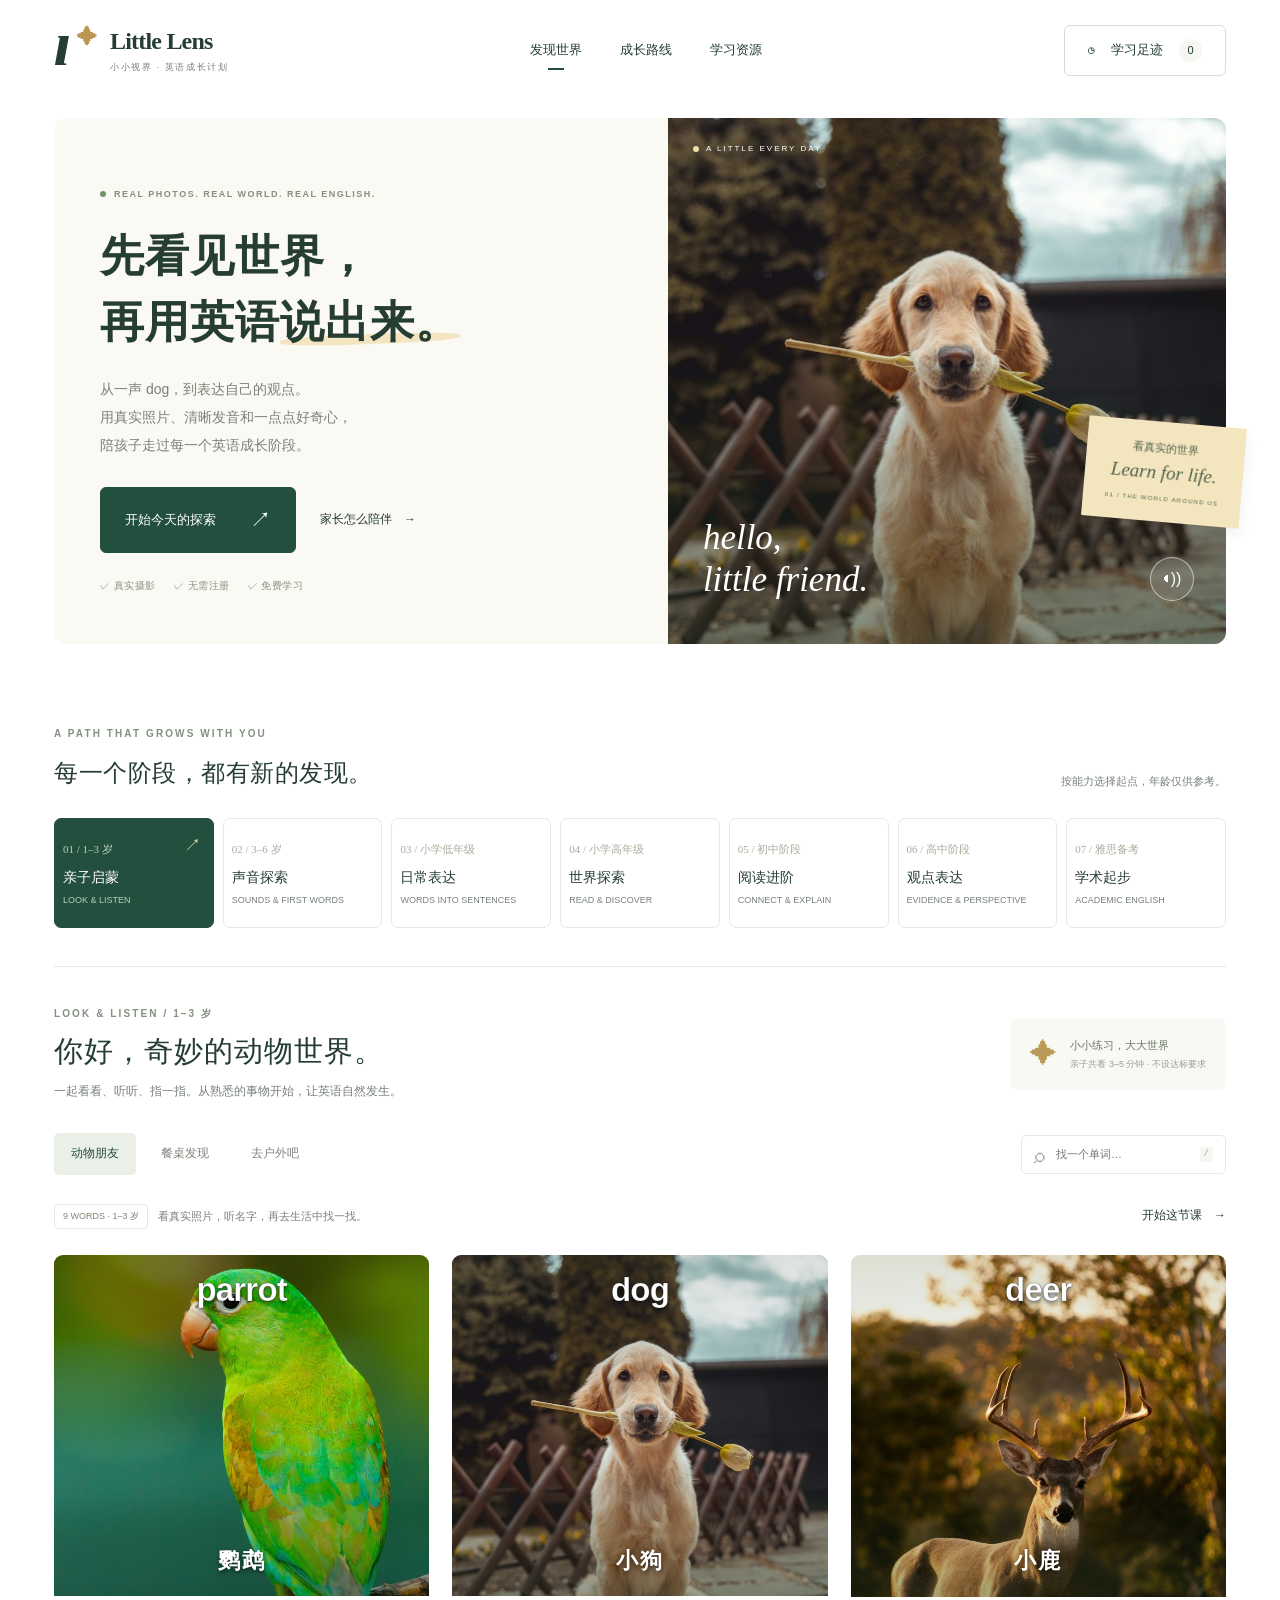
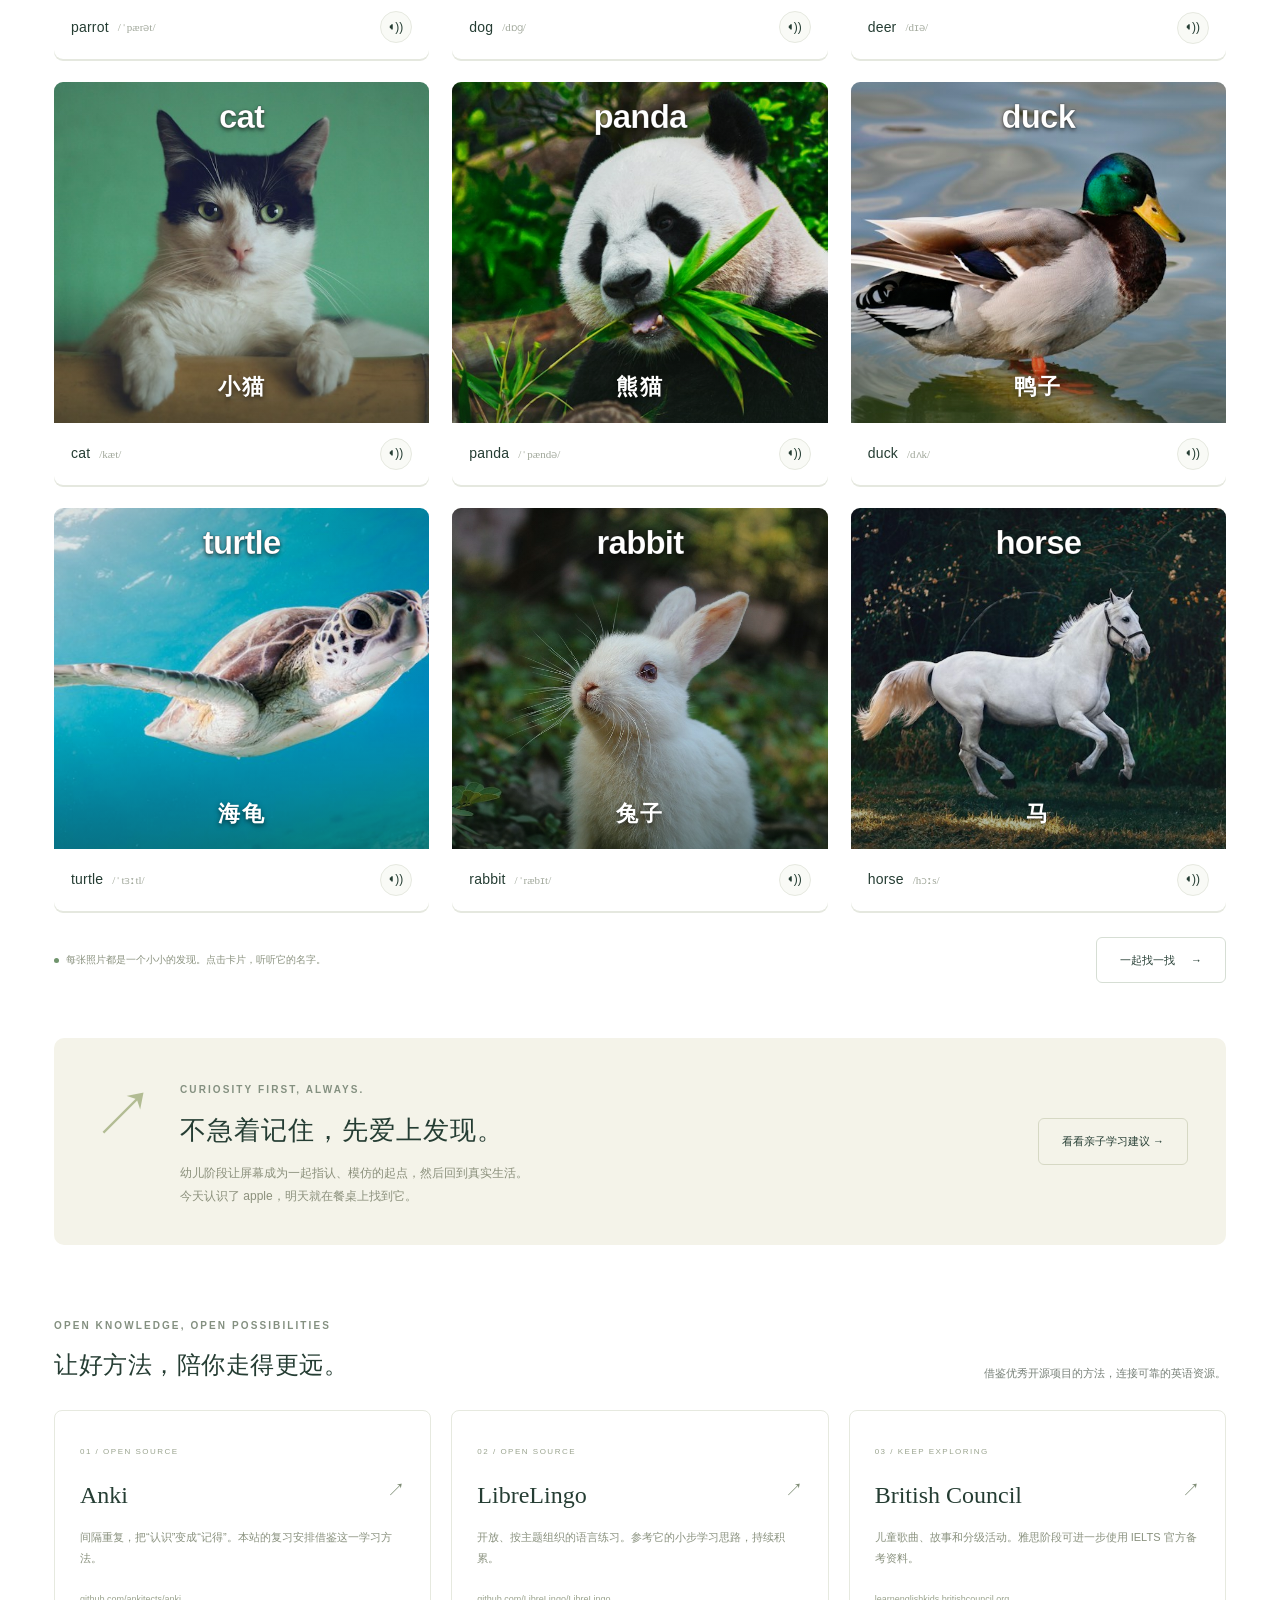
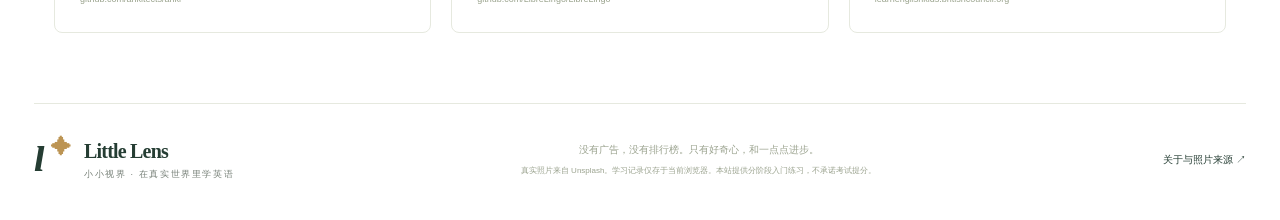
<file: english-world/index.html>
<!doctype html>
<html lang="zh-CN"><head><meta charset="utf-8"><meta name="viewport" content="width=device-width,initial-scale=1"><meta name="theme-color" content="#234f3e"><meta name="description" content="小小视界 Little Lens：用真实照片认识世界。从1—3岁亲子启蒙，到自然拼读、小学、初高中与雅思基础练习。免费、无需注册。"><title>Little Lens 小小视界 · 在真实世界里学英语</title><link rel="icon" href="./assets/icon.svg" type="image/svg+xml"><link rel="stylesheet" href="./style.css"><script src="./curriculum.js" defer></script><script src="./app.js" defer></script></head>
<body>
<a class="skip-link" href="#learn">跳到学习内容</a>
<header class="header"><a class="brand" href="./" aria-label="小小视界首页"><span class="brand-mark" aria-hidden="true">ll<span>✦</span></span><span>Little Lens<small>小小视界 · 英语成长计划</small></span></a><nav aria-label="主导航"><a href="#learn" class="nav-link">发现世界</a><a href="#path" class="nav-link">成长路线</a><a href="#resources" class="nav-link">学习资源</a></nav><button id="progress-open" class="outline-button"><span aria-hidden="true">◷</span> 学习足迹 <span id="nav-count">0</span></button></header>
<main>
<section class="hero"><div class="hero-copy"><div class="eyebrow"><span></span> REAL PHOTOS. REAL WORLD. REAL ENGLISH.</div><h1>先看见世界，<br>再用英语<span class="handwritten">说出来。</span></h1><p>从一声 dog，到表达自己的观点。<br>用真实照片、清晰发音和一点点好奇心，<br class="desktop-only">陪孩子走过每一个英语成长阶段。</p><div class="hero-actions"><a class="primary-button" href="#learn">开始今天的探索 <span>↗</span></a><button class="text-button" id="guide-open">家长怎么陪伴 <span>→</span></button></div><div class="hero-note"><span>✓ 真实摄影</span><span>✓ 无需注册</span><span>✓ 免费学习</span></div></div><div class="hero-photo"><img src="./assets/photos/dog.jpg" alt="阳光下的一只真实金毛犬" width="900" height="1000" fetchpriority="high"><span class="photo-top-label"><span></span> A LITTLE EVERY DAY</span><div class="photo-caption"><span>hello,<br><strong>little friend.</strong></span><button id="hero-speak" aria-label="听 hello little friend 的英语发音" class="round-button">◖))</button></div><div class="photo-stamp">看真实的世界<br><strong>Learn for life.</strong><span>01 / THE WORLD AROUND US</span></div></div></section>
<section class="path-section" id="path"><div class="section-top"><div><span class="eyebrow">A PATH THAT GROWS WITH YOU</span><h2>每一个阶段，都有新的发现。</h2></div><p>按能力选择起点，年龄仅供参考。</p></div><div id="stage-tabs" class="stage-tabs" role="tablist" aria-label="选择英语学习阶段"></div></section>
<section class="learning-section" id="learn"><div class="learning-heading"><div><div class="eyebrow" id="stage-eyebrow"></div><h2 id="stage-title"></h2><p id="stage-description"></p></div><div class="daily-note"><span>✦</span><div>小小练习，大大世界<small id="stage-routine"></small></div></div></div>
<div class="learning-toolbar"><div id="lesson-tabs" class="lesson-tabs" aria-label="选择主题"></div><label class="search-box"><span aria-hidden="true">⌕</span><input id="search" type="search" placeholder="找一个单词…" aria-label="搜索当前主题的英文或中文"><kbd>/</kbd></label></div>
<div class="lesson-intro"><div><span id="lesson-label" class="pill"></span><span id="lesson-goal"></span></div><button id="lesson-play" class="text-button">开始这节课 <span>→</span></button></div>
<div class="card-grid" id="card-grid" aria-live="polite"></div><div id="no-results" class="empty-state" hidden><h3>还没有找到这个单词</h3><p>试试中文、英文，或换一个主题。</p><button class="outline-button" id="clear-search">清空搜索</button></div>
<div class="lesson-bottom"><p><span class="green-dot"></span>每张照片都是一个小小的发现。点击卡片，听听它的名字。</p><button id="quiz-start" class="outline-button">听一听，找一找 <span>→</span></button></div>
<section id="reading-section" class="reading-section" hidden><div><span class="eyebrow">GO BEYOND A SINGLE WORD</span><h3 id="reading-title"></h3><p id="reading-passage"></p><button id="read-passage" class="text-button">◖)) 听这段英文</button></div><div class="reading-question"><span class="eyebrow">THINK & RESPOND</span><h4 id="reading-question"></h4><div id="reading-options"></div><p id="reading-feedback" role="status"></p></div></section>
<section id="writing-section" class="writing-section" hidden><div><span class="eyebrow">YOUR VOICE MATTERS</span><h3>从理解，走向表达。</h3><p id="writing-prompt"></p><small id="writing-guidance"></small></div><div><label for="writing">用英文写下你的想法</label><textarea id="writing" rows="7" placeholder="Start with one clear idea…"></textarea><div class="writing-meta"><span id="word-count">0 words · 自动保存在本机</span><button id="sample-toggle" class="text-button" aria-expanded="false">看看示例 ↗</button></div><div id="writing-sample" hidden></div></div></section>
</section>
<section class="parent-strip"><span class="strip-icon" aria-hidden="true">↗</span><div><span class="eyebrow">CURIOSITY FIRST, ALWAYS.</span><h2>不急着记住，先爱上发现。</h2><p>幼儿阶段让屏幕成为一起指认、模仿的起点，然后回到真实生活。<br>今天认识了 apple，明天就在餐桌上找到它。</p></div><button id="guide-bottom" class="outline-button">看看亲子学习建议 →</button></section>
<section class="resources-section" id="resources"><div class="section-top"><div><span class="eyebrow">OPEN KNOWLEDGE, OPEN POSSIBILITIES</span><h2>让好方法，陪你走得更远。</h2></div><p>借鉴优秀开源项目的方法，连接可靠的英语资源。</p></div><div class="resource-grid"><a class="resource-card" href="https://github.com/ankitects/anki" target="_blank" rel="noopener noreferrer"><span>01 / OPEN SOURCE</span><h3>Anki <span>↗</span></h3><p>间隔重复，把“认识”变成“记得”。本站的复习安排借鉴这一学习方法。</p><small>github.com/ankitects/anki</small></a><a class="resource-card" href="https://github.com/LibreLingo/LibreLingo" target="_blank" rel="noopener noreferrer"><span>02 / OPEN SOURCE</span><h3>LibreLingo <span>↗</span></h3><p>开放、按主题组织的语言练习。参考它的小步学习思路，持续积累。</p><small>github.com/LibreLingo/LibreLingo</small></a><a class="resource-card" href="https://learnenglishkids.britishcouncil.org/" target="_blank" rel="noopener noreferrer"><span>03 / KEEP EXPLORING</span><h3>British Council <span>↗</span></h3><p>儿童歌曲、故事和分级活动。雅思阶段可进一步使用 IELTS 官方备考资料。</p><small>learnenglishkids.britishcouncil.org</small></a></div></section>
</main>
<footer><a class="brand" href="./"><span class="brand-mark" aria-hidden="true">ll<span>✦</span></span><span>Little Lens<small>小小视界 · 在真实世界里学英语</small></span></a><p>没有广告，没有排行榜。只有好奇心，和一点点进步。<small>真实照片来自 Unsplash。学习记录仅存于当前浏览器。本站提供分阶段入门练习，不承诺考试提分。</small></p><button id="about-open" class="text-button">关于与照片来源 ↗</button></footer>
<div class="mobile-bar"><a href="#learn">▦<span>发现</span></a><a href="#path">↗<span>成长</span></a><button id="review-open">◷<span>复习</span></button><button id="mobile-progress">♡<span>足迹</span></button></div>
<dialog id="lesson-dialog" class="lesson-dialog" aria-labelledby="dialog-title"><button class="dialog-close" data-close aria-label="关闭学习窗口">×</button><div id="dialog-content"></div></dialog>
<dialog id="info-dialog" class="info-dialog" aria-labelledby="info-title"><button class="dialog-close" data-close aria-label="关闭窗口">×</button><div id="info-content"></div></dialog>
<div id="toast" class="toast" role="status" aria-live="polite"></div>
<noscript><p class="noscript">请启用 JavaScript 以使用发音、课程与学习记录。所有学习内容免费，无需注册。</p></noscript>
</body></html>
</file>
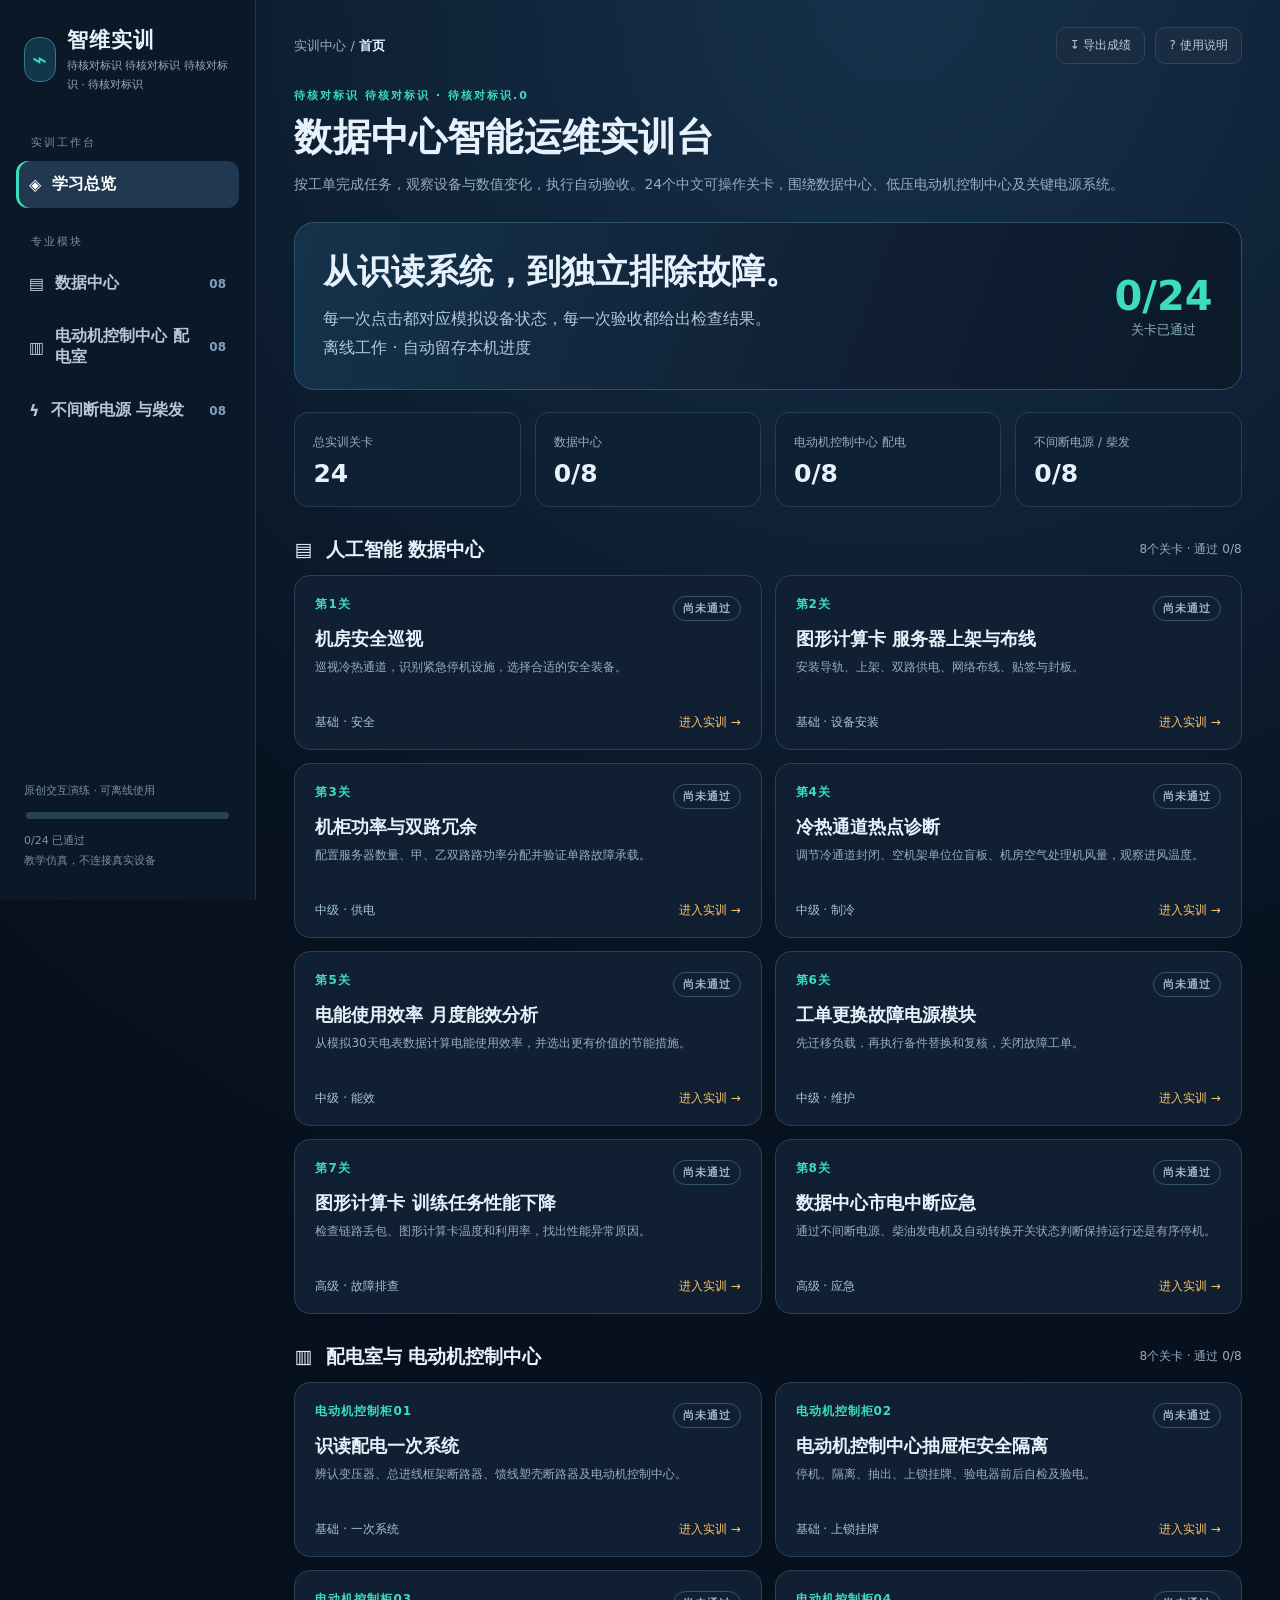
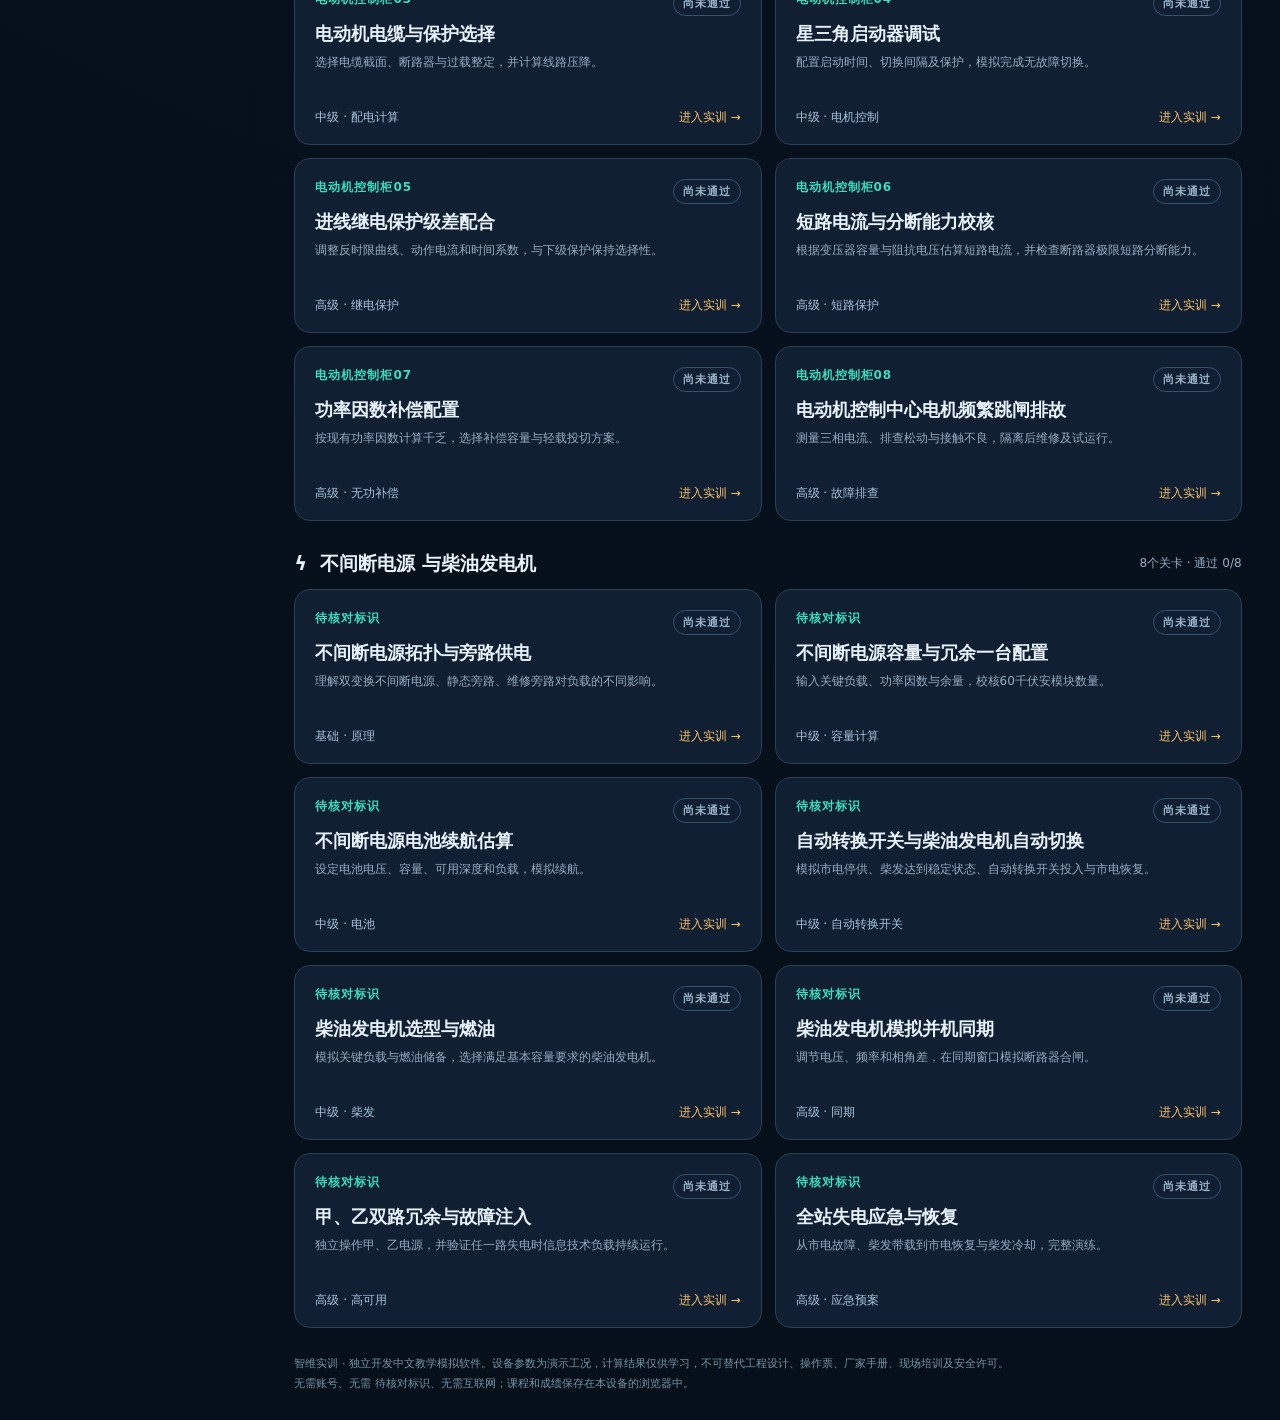
<file: idc-lab/index.html>
<!doctype html><html lang="zh-CN"><head><meta charset="UTF-8"/><meta name="viewport" content="width=device-width,initial-scale=1,viewport-fit=cover"/><meta name="theme-color" content="#071425"/><meta name="description" content="独立开发的离线数据中心、MCC配电室、UPS柴发互动仿真练习软件。"/><link rel="manifest" href="manifest.webmanifest"/><link rel="icon" type="image/svg+xml" href="icon.svg"/><title>智维实训 · 数据中心运维模拟器</title>
<style>
:root{--bg:#07111f;--pane:#101e30;--pane2:#14253a;--line:#273a51;--muted:#98acc1;--text:#e7f1fb;--teal:#3addbd;--blue:#6aa5ff;--amber:#ffc36b;--red:#ff7889;--shadow:0 20px 70px #01091680;font-family:system-ui,-apple-system,"PingFang SC","Microsoft Yahei",sans-serif;color-scheme:dark}
*{box-sizing:border-box}body{margin:0;background:radial-gradient(circle at 70% 0%,#16314c 0,#07111f 34%,#06101a 90%);color:var(--text);min-height:100vh}button,input,select{font:inherit}button{cursor:pointer}a{color:var(--blue)}.app{display:grid;grid-template-columns:256px minmax(0,1fr);min-height:100vh}.sidebar{background:#0b1828;border-right:1px solid #233448;padding:24px 16px;position:sticky;top:0;height:100vh;display:flex;flex-direction:column;overflow:auto}.brand{display:flex;gap:11px;align-items:center;padding:2px 8px 20px}.brand-icon{font-size:25px;width:45px;height:45px;display:grid;place-items:center;border:1px solid #347993;background:#12374b;border-radius:14px;color:var(--teal)}.brand strong{display:block;font-size:21px;letter-spacing:1px}.brand small{color:var(--muted);font-size:11px}.nav-title{font-size:11px;letter-spacing:2px;color:#7591a7;padding:23px 15px 8px}.nav-btn{display:flex;align-items:center;gap:11px;width:100%;border:0;background:transparent;color:#b5c7d9;padding:13px;border-radius:12px;text-align:left;margin:3px 0;font-weight:600}.nav-btn:hover,.nav-btn.active{background:#203950;color:#fff}.nav-btn.active{box-shadow:inset 3px 0 var(--teal)}.nav-count{margin-left:auto;font-size:12px;color:#80a2bb}.sidebar-bottom{margin-top:auto;padding:15px 8px 5px;color:#7890a5;font-size:11px;line-height:1.8}.sidebar-progress{height:7px;background:#294055;border-radius:20px;margin:12px 2px;overflow:hidden}.sidebar-progress i{display:block;height:100%;background:linear-gradient(90deg,#41a8d2,var(--teal));width:0}.main{padding:27px clamp(15px,3vw,44px);max-width:1640px;width:100%;margin:auto}.top{display:flex;justify-content:space-between;align-items:center;gap:15px;margin-bottom:24px}.crumb{color:var(--muted);font-size:13px}.crumb b{color:#e8f2ff}.top-actions{display:flex;gap:10px;align-items:center}.mini-btn{background:#192c41;color:#b6cde1;border:1px solid #2a465d;padding:9px 13px;border-radius:10px;font-size:12px}.mini-btn:hover{background:#2a4661}.headline{margin:0 0 9px;font-size:clamp(25px,3vw,40px);letter-spacing:.2px}.subline{font-size:14px;color:var(--muted);line-height:1.8;max-width:900px;margin:0 0 25px}.eyebrow{color:var(--teal);letter-spacing:2px;font-size:11px;font-weight:700;margin-bottom:9px}.hero{border:1px solid #2c5266;background:linear-gradient(110deg,#14334b,#101d32 68%,#0b1b2a);border-radius:20px;padding:26px 28px;margin-bottom:22px;display:flex;align-items:center;gap:20px;justify-content:space-between}.hero strong{font-size:clamp(24px,3vw,34px)}.hero p{color:#b3c8d9;margin:10px 0 0;line-height:1.8}.hero-stat{font-size:40px;font-weight:800;color:var(--teal);font-variant-numeric:tabular-nums}.stats{display:grid;grid-template-columns:repeat(4,minmax(0,1fr));gap:14px;margin:20px 0}.stat{background:#0e2033;border:1px solid #283c51;border-radius:14px;padding:18px}.stat span{font-size:12px;color:var(--muted)}.stat strong{display:block;font-size:25px;margin:8px 0 0}.group-title{display:flex;align-items:center;justify-content:space-between;margin:30px 0 12px;gap:14px}.group-title h2{font-size:19px;margin:0}.group-title span{font-size:12px;color:var(--muted)}.level-grid{display:grid;grid-template-columns:repeat(2,minmax(0,1fr));gap:13px}.level-card{border:1px solid #294057;background:#101f31;padding:20px 20px 18px;border-radius:16px;cursor:pointer;transition:transform .15s,border-color .15s;min-width:0}.level-card:hover{border-color:#5ab9b3;transform:translateY(-2px)}.level-card .code{font-size:12px;color:var(--teal);font-weight:800;letter-spacing:1px}.level-card .status{float:right;font-size:11px;border:1px solid #35546b;color:#9cb7ce;border-radius:50px;padding:4px 9px}.level-card .status.done{color:var(--teal);border-color:#316f65;background:#153932}.level-card h3{font-size:18px;margin:14px 0 6px}.level-card p{color:var(--muted);font-size:12px;line-height:1.7;margin:0;min-height:42px}.level-card footer{display:flex;align-items:center;justify-content:space-between;margin-top:15px;font-size:12px;color:#a8c4dc}.level-card footer em{font-style:normal;color:var(--amber)}.work-head{display:flex;align-items:flex-start;justify-content:space-between;gap:20px;margin-bottom:19px}.work-head h1{font-size:clamp(24px,2.6vw,34px);margin:5px 0}.pill{display:inline-flex;border:1px solid #3d5d70;background:#142e40;border-radius:25px;font-size:11px;padding:6px 11px;color:#9ed1e2}.workspace{display:grid;grid-template-columns:minmax(0,1.38fr) minmax(310px,.95fr);gap:17px;align-items:start}.panel{border:1px solid #2a4056;background:#101e30;border-radius:17px;overflow:hidden;box-shadow:0 12px 50px #01091615}.panel-head{padding:16px 18px;border-bottom:1px solid #28394d;display:flex;align-items:center;justify-content:space-between;gap:10px}.panel-head h2{font-size:15px;margin:0}.hint-label{font-size:11px;color:#8aa8bb}.viewport{height:clamp(250px,30vw,420px);background:radial-gradient(circle at 40% 10%,#1e4661,#09182c 70%);position:relative;overflow:hidden}.scene-container{width:100%;height:100%;position:relative;transition:transform .3s}.scene-svg{width:100%;height:100%;display:block}.scene-svg .power-flow{stroke-dasharray:7 9;animation:flow 2s linear infinite}.scene-svg .blink{animation:blink 1.4s ease-in-out infinite}@keyframes flow{to{stroke-dashoffset:-64}}@keyframes blink{50%{opacity:.24}}.scene-meta{position:absolute;left:18px;top:15px;background:#071826d9;border:1px solid #355369;border-radius:9px;padding:8px 12px;font-size:11px;color:#cce5f5;line-height:1.8}.scene-meta b{color:var(--teal)}.scene-tools{position:absolute;bottom:14px;right:14px;display:flex;gap:8px}.scene-tools button{background:#0b1f31df;border:1px solid #34546a;color:#bcdaec;font-size:12px;border-radius:9px;padding:8px 12px}.telemetry{display:grid;grid-template-columns:repeat(4,minmax(0,1fr));gap:1px;background:#294054;border-top:1px solid #294054}.meter{padding:14px 12px;background:#102237;text-align:center}.meter b{display:block;font-size:20px;white-space:nowrap}.meter span{display:block;font-size:10px;color:#98b0c6;margin-top:5px}.meter.ok b{color:var(--teal)}.meter.warn b{color:var(--amber)}.meter.bad b{color:var(--red)}.ticket{padding:19px 20px;background:#132942;border-bottom:1px solid #294559}.ticket .tickethead{display:flex;align-items:center;justify-content:space-between;color:#8ab7d6;font-size:11px;letter-spacing:1px}.ticket h3{margin:10px 0;font-size:18px}.ticket p{font-size:12px;line-height:1.85;color:#bbd0e0;margin:0}.controls{padding:16px 18px 6px}.controls h3,.checks h3{font-size:14px;margin:0 0 14px;color:#dfedfb}.control{border:1px solid #284258;background:#10283c;padding:12px;border-radius:12px;margin:0 0 11px}.control-label{display:flex;justify-content:space-between;align-items:center;font-size:12px;color:#c5d9e9;margin-bottom:10px;gap:8px}.control-label b{color:var(--teal)}.control input[type=range]{width:100%;accent-color:#3ddbc2}.control select,.control input[type=number]{width:100%;padding:9px 11px;border-radius:8px;background:#091a29;color:#ebf5ff;border:1px solid #3a5b70;font-size:13px}.buttons{display:flex;gap:7px;flex-wrap:wrap}.choice{background:#172d42;border:1px solid #3b5266;border-radius:9px;padding:9px 11px;color:#bdd0df;font-size:12px}.choice.sel{background:#195c5d;color:#c2fff0;border-color:#3dd4b6}.choice:hover{border-color:#55cbbb}.checks{padding:0 18px 16px}.check-row{display:flex;align-items:flex-start;gap:10px;padding:8px 3px;font-size:12px;color:#a9bfd2;border-bottom:1px solid #23384b;line-height:1.5}.check-row span:first-child{flex:0 0 auto;color:#65849f}.check-row.good span:first-child,.check-row.good{color:var(--teal)}.check-row.bad span:first-child{color:var(--amber)}.check-row small{display:block;color:#9bb4c8;margin-top:3px}.actions{display:flex;gap:10px;padding:16px 18px;border-top:1px solid #2b4154}.primary{border:0;background:linear-gradient(100deg,#29d6bc,#50b7f1);color:#061c27;font-weight:800;padding:12px 20px;border-radius:10px;flex:1}.primary:hover{filter:brightness(1.08)}.secondary{background:#21374a;border:1px solid #405b70;color:#d5e8f6;border-radius:10px;padding:11px 14px}.log{padding:0 18px 18px}.log h3{font-size:12px;color:#a3bbce;margin:12px 0}.log-line{font-size:11px;color:#8fa9bd;border-left:2px solid #326d7c;padding:5px 0 5px 9px;margin:6px 0;line-height:1.6}.result{margin:12px 18px 17px;border-radius:10px;padding:13px;font-size:12px;line-height:1.75}.result.success{background:#123b35;color:#98f5dd;border:1px solid #267d69}.result.fail{background:#3b3020;color:#fbd4a3;border:1px solid #8a693a}.note{margin:20px 0;color:#879daf;font-size:11px;line-height:1.8}.calc{display:grid;grid-template-columns:1fr 1fr;gap:8px;padding:4px 0}.calc-item{border:1px solid #315069;background:#0b2234;border-radius:10px;padding:10px;font-size:11px;color:#a5bfd4}.calc-item b{display:block;color:#e6f7ff;font-size:17px;margin-top:4px}.step-current{border:1px solid #476d7c;color:#c4e9ea;background:#143443;padding:12px;border-radius:9px;margin:8px 0;font-size:12px;line-height:1.8}.step-current b{color:var(--amber)}.step-btn{width:100%;text-align:left;margin-bottom:8px}.step-btn:disabled{opacity:.5;cursor:not-allowed}.toast{position:fixed;bottom:24px;left:50%;transform:translateX(-50%);background:#102a3c;border:1px solid #44768d;border-radius:11px;padding:12px 18px;color:#eaf9ff;z-index:5;box-shadow:var(--shadow);font-size:13px;max-width:92vw}.hidden{display:none!important}.footer{font-size:11px;color:#7894a6;margin-top:26px;line-height:1.8}.mode-tabs{display:flex;gap:8px;flex-wrap:wrap}.mode-tabs .mini-btn.sel{border-color:#43bdab;color:#7af0d4;background:#143d41}.empty{background:#102135;border:1px dashed #3d6077;border-radius:16px;padding:30px;color:#a9bfd2;text-align:center}.bar{height:6px;background:#304659;border-radius:10px;overflow:hidden}.bar i{display:block;height:100%;background:linear-gradient(90deg,#59a9ed,#35debc);transition:width .3s}.print-only{display:none}
@media(max-width:1050px){.app{grid-template-columns:78px minmax(0,1fr)}.sidebar{padding:18px 9px}.brand{justify-content:center;padding:3px 0 14px}.brand strong,.brand small,.nav-title,.nav-btn .nav-text,.nav-count,.sidebar-bottom{display:none}.nav-btn{justify-content:center;padding:12px;font-size:18px}.workspace{grid-template-columns:1fr}.viewport{height:340px}.level-grid{grid-template-columns:repeat(2,minmax(0,1fr))}}
@media(max-width:650px){.app{display:block;padding-bottom:69px}.sidebar{height:64px;position:fixed;inset:auto 0 0;z-index:9;background:#0b1a2ae8;backdrop-filter:blur(10px);padding:4px 6px;display:flex;flex-direction:row;align-items:center;justify-content:space-around;border-top:1px solid #294359;border-right:0}.brand,.sidebar-bottom,.nav-title{display:none}.nav-btn{width:auto;flex:1;margin:0;padding:6px 2px;display:flex;flex-direction:column;gap:3px;font-size:18px;border-radius:8px}.nav-btn .nav-text{display:block;font-size:9px;white-space:nowrap}.nav-count{display:none}.nav-btn.active{box-shadow:inset 0 -2px var(--teal)}.main{padding:16px 12px 25px}.top{margin-bottom:16px;gap:8px}.crumb{font-size:11px}.mini-btn{padding:7px 8px;font-size:11px}.hero{padding:18px;gap:8px}.hero-stat{font-size:30px}.hero p{font-size:12px}.stats{grid-template-columns:1fr 1fr}.stat{padding:13px}.stat strong{font-size:21px}.level-grid{grid-template-columns:1fr}.level-card{padding:17px}.level-card p{min-height:auto}.work-head{display:block}.work-head .mode-tabs{margin-top:12px}.viewport{height:285px}.telemetry .meter{padding:10px 4px}.telemetry .meter b{font-size:15px}.telemetry .meter span{font-size:9px}.calc{grid-template-columns:1fr 1fr}.headline{font-size:27px}}
@media print{body{background:white;color:black}.sidebar,.top-actions,.actions,.controls,.scene-tools{display:none!important}.app,.workspace{display:block}.main{max-width:100%;padding:0}.panel{box-shadow:none;break-inside:avoid;background:#fff;color:#111}.ticket,.check-row,.log-line{color:#111}.print-only{display:block}}
</style></head><body><div class="app"><aside class="sidebar"><div class="brand"><div class="brand-icon">⌁</div><div><strong>智维实训</strong><small>DATA CENTER LAB · CN</small></div></div><div class="nav-title">实训工作台</div><button class="nav-btn active" data-nav="home">◈ <span class="nav-text">学习总览</span></button><div class="nav-title">专业模块</div><button class="nav-btn" data-nav="dc">▤ <span class="nav-text">数据中心</span><span class="nav-count">08</span></button><button class="nav-btn" data-nav="mcc">▥ <span class="nav-text">MCC 配电室</span><span class="nav-count">08</span></button><button class="nav-btn" data-nav="power">ϟ <span class="nav-text">UPS 与柴发</span><span class="nav-count">08</span></button><div class="sidebar-bottom">原创交互演练 · 可离线使用<div class="sidebar-progress"><i id="sidebar-progress"></i></div><span id="sidebar-progress-text">0/24 已通过</span><br/>教学仿真，不连接真实设备</div></aside><main class="main"><div class="top"><div class="crumb" id="breadcrumb">实训中心 / <b>首页</b></div><div class="top-actions"><button class="mini-btn" id="export">↧ 导出成绩</button><button class="mini-btn" id="help">? 使用说明</button></div></div><div id="screen"></div><div class="footer">智维实训 · 独立开发中文教学模拟软件。设备参数为演示工况，计算结果仅供学习，不可替代工程设计、操作票、厂家手册、现场培训及安全许可。<br>无需账号、无需 API、无需互联网；课程和成绩保存在本设备的浏览器中。</div></main></div><div id="toast" class="toast hidden" role="status"></div>
<script>
'use strict';
const GROUPS={dc:{name:'AI 数据中心',tag:'机柜 · 冷却 · 运维',desc:'GPU服务器上架、A/B双路供电、冷热通道、能效、备件维护与停电处置。',icon:'▤'},mcc:{name:'配电室与 MCC',tag:'配电 · 保护 · 故障',desc:'一次系统、停电隔离、上锁挂牌、保护整定、电动机与故障查找。',icon:'▥'},power:{name:'UPS 与柴油发电机',tag:'双电源 · ATS · 应急',desc:'UPS拓扑、容量与电池计算、ATS切换、柴发调试、并机及应急恢复。',icon:'ϟ'}};
const C=(key,label,options)=>({type:'choice',key,label,options});const R=(key,label,min,max,step,unit='')=>({type:'range',key,label,min,max,step,unit});const T=(key,label)=>({type:'toggle',key,label});const S=(key,label,steps)=>({type:'steps',key,label,steps});const K=(label,fn,hint)=>({label,fn,hint});
const LEVELS=[
{id:'DC-01',group:'dc',title:'机房安全巡视',diff:'基础',type:'安全',desc:'巡视冷热通道，识别紧急停机设施，选择合适的安全装备。',brief:'入场前确认作业许可、通道与消防设施状态，辨认冷通道和热通道。紧急停机按钮只需定位，不得试按。',initial:{ppe:'',aisle:'',epo:false,permit:false},controls:[C('ppe','进入机房的个人防护',{none:'未检查PPE',ok:'符合现场风险评估的防护装备'}),C('aisle','服务器进风面所属通道',{hot:'热通道',cold:'冷通道'}),T('epo','已定位EPO与消防面板（不触动）'),T('permit','已核验工作许可和疏散通道')],checks:[K('安全防护符合许可要求',s=>s.ppe==='ok','确认场所PPE与工作许可'),K('正确识别冷通道',s=>s.aisle==='cold','服务器的进风面朝向冷通道'),K('定位紧急设施',s=>s.epo,'仅定位，不操作EPO'),K('确认许可与疏散通道',s=>s.permit,'核验许可并确认通道畅通')]},
{id:'DC-02',group:'dc',title:'GPU 服务器上架与布线',diff:'基础',type:'设备安装',desc:'安装导轨、上架、双路供电、网络布线、贴签与封板。',brief:'将一台8-GPU模拟服务器装入规划U位，接入A/B双路PDU及业务/管理网络，完成标识和气流封堵。',initial:{rails:false,rack:false,a:false,b:false,network:false,labels:false,blank:false},controls:[T('rails','导轨安装并检查固定'),T('rack','服务器上架与承重核对'),T('a','电源 1 接入 A 路 PDU'),T('b','电源 2 接入 B 路 PDU'),T('network','连接业务网与带外管理网'),T('labels','完成端口与线缆标签'),T('blank','空U位安装盲板')],checks:[K('导轨与上架已完成',s=>s.rails&&s.rack,'先装导轨，再检查设备固定'),K('A/B 双路分别接入',s=>s.a&&s.b,'双电源分别接入独立供电链路'),K('业务与管理网络已连接',s=>s.network,'检查网口映射'),K('标签和盲板完成',s=>s.labels&&s.blank,'避免短路气流与误拔线缆')]},
{id:'DC-03',group:'dc',title:'机柜功率与双路冗余',diff:'中级',type:'供电',desc:'配置服务器数量、A/B路功率分配并验证单路故障承载。',brief:'模拟机柜A、B路各有32 kW供电能力，按80%运维规划阈值（本关假设）进行配置；单路故障时检查另一供电链是否超限。',initial:{servers:4,kw:4.5,feed:'normal',balance:'',redundancy:false},controls:[R('servers','8-GPU 服务器数量',1,8,1,' 台'),R('kw','每台服务器功率',2,6,.5,' kW'),C('balance','A/B 电源接入方式',{single:'全部仅接A路',dual:'每台电源分别接A/B路'}),C('feed','供电测试情景',{normal:'双路正常',aoff:'断开A路',boff:'断开B路'}),T('redundancy','已核对另一通道能承担全部负载')],checks:[K('机柜装机量具有代表性',s=>s.servers>=4,'至少安装4台服务器'),K('正常运行负载处于规划阈值内',s=>s.servers*s.kw<=32*.8,'总功率≤25.6kW，按每路可独立承载验证'),K('接线保持A/B独立',s=>s.balance==='dual','每台服务器两路电源分别取自A/B链路'),K('完成单路故障测试',s=>s.feed!=='normal'&&s.redundancy&&s.balance==='dual'&&s.servers*s.kw<=25.6,'选择断开A路或B路并核对容量')]},
{id:'DC-04',group:'dc',title:'冷热通道热点诊断',diff:'中级',type:'制冷',desc:'调节冷通道封闭、空U位盲板、CRAH风量，观察进风温度。',brief:'B区热点报警，先定位进风面，再改善冷热气流隔离与送风条件。目标服务器进风温度为18–27℃（本关设定）。',initial:{door:false,blank:false,air:60,thermal:false},controls:[T('thermal','已用模拟热成像定位B区热点'),T('door','关闭冷通道围护门'),T('blank','安装缺失的盲板'),R('air','CRAH 风量设定',50,100,5,'%')],checks:[K('已定位热区',s=>s.thermal,'先诊断再处置'),K('气流隔离已恢复',s=>s.door&&s.blank,'关闭门并封堵机柜空U位'),K('进风温度恢复合理范围',s=>inletTemp(s)>=18&&inletTemp(s)<=27,'增大送风并恢复气流隔离')]},
{id:'DC-05',group:'dc',title:'PUE 月度能效分析',diff:'中级',type:'能效',desc:'从模拟30天电表数据计算PUE，并选出更有价值的节能措施。',brief:'月度模拟数据：设施总耗电 1,500,000 kWh，IT耗电 1,000,000 kWh。计算 PUE=总设施电量/IT设备电量，并选择最佳改进措施。',initial:{pue:0,upgrade:''},controls:[R('pue','读取并填写PUE（步长0.01）',1,2,.01,''),C('upgrade','最优改进策略',{none:'不实施措施',lights:'仅更换普通照明',cooling:'优化冷却系统与气流组织'})],checks:[K('计算PUE为1.50',s=>Math.abs(+s.pue-1.5)<.006,'1,500,000 ÷ 1,000,000 = 1.50'),K('选择重点能效措施',s=>s.upgrade==='cooling','在设定场景下冷却与气流优化节能潜力最大')]},
{id:'DC-06',group:'dc',title:'工单更换故障电源模块',diff:'中级',type:'维护',desc:'先迁移负载，再执行备件替换和复核，关闭故障工单。',brief:'模拟工单显示 NODE-07 电源模块告警。必须依照该设备演练工作票进行隔离与热插拔流程；不得将本软件视为实际厂家操作指导。',initial:{progress:0},controls:[S('progress','工单处置顺序',['核对资产与故障告警','迁移或排空计算任务','确认厂家允许的热更换条件','移除故障模块并记录旧序列号','装入匹配备件并检查锁定','确认电源LED和业务健康','填写新序列号与关闭工单'])],checks:[K('按流程完成备件替换',s=>s.progress===7,'先迁移负载，再遵照授权程序更换'),K('已复核业务并记录序列号',s=>s.progress===7,'最后确认LED、任务及工单信息')]},
{id:'DC-07',group:'dc',title:'GPU 训练任务性能下降',diff:'高级',type:'故障排查',desc:'检查链路丢包、GPU温度和利用率，找出性能异常原因。',brief:'GPU训练集群吞吐下降30%。监控数据显示 GPU 温度正常、业务光链路误码明显升高；选择检查工具及修复策略。',initial:{measure:false,reason:'',fix:'',verify:false},controls:[T('measure','读取GPU/DCIM与光链路计数器'),C('reason','定位可能原因',{cool:'机房制冷不足',optic:'业务互联光模块/链路异常',disk:'系统磁盘容量不足'}),C('fix','选择受控处置',{reboot:'重启整个集群',replace:'迁移相关业务后更换并测试异常光模块'}),T('verify','复核链路误码与训练吞吐已恢复')],checks:[K('采集了必要证据',s=>s.measure,'对照利用率、温度和误码计数'),K('故障判断与证据相符',s=>s.reason==='optic','显著误码指向光链路问题'),K('最小化影响并复测',s=>s.fix==='replace'&&s.verify,'迁移受影响业务、修复并确认吞吐')]},
{id:'DC-08',group:'dc',title:'数据中心市电中断应急',diff:'高级',type:'应急',desc:'通过UPS、柴油发电机及ATS状态判断保持运行还是有序停机。',brief:'模拟市电故障，UPS剩余电池续航12分钟，柴发启动成功并稳定后允许ATS转移。若柴油发电机不可用，应优先执行负载保护及有序停机策略。',initial:{observe:false,gen:'',transfer:false,plan:''},controls:[T('observe','核对UPS续航、柴发告警和负载'),C('gen','柴发状态',{off:'未启动',ready:'已启动且电压频率稳定',fault:'启动失败/不可用'}),T('transfer','模拟ATS转移至合格柴发电源'),C('plan','应急决策',{none:'等待并忽略告警',maintain:'确认柴发供电后持续运行',shutdown:'柴发不可用时执行有序停机'})],checks:[K('已核对关键电源状态',s=>s.observe,'确认电池剩余时间和发电机状况'),K('应急供电决策正确',s=>(s.gen==='ready'&&s.transfer&&s.plan==='maintain')||(s.gen==='fault'&&!s.transfer&&s.plan==='shutdown'),'柴发合格才可转移；不可用时有序停机')]},
{id:'MCC-01',group:'mcc',title:'识读配电一次系统',diff:'基础',type:'一次系统',desc:'辨认变压器、总进线ACB、馈线MCCB及电动机控制中心。',brief:'模拟11 kV/0.4 kV变配电系统，识读电源从变压器流向MCC馈线的顺序。',initial:{source:'',main:'',feeder:'',load:''},controls:[C('source','一次系统源端设备',{transformer:'11/0.4kV 变压器',motor:'低压电动机'}),C('main','低压总进线常用断路器',{acb:'框架断路器 ACB',contactor:'小型接触器'}),C('feeder','配电馈线保护设备',{mccb:'塑壳断路器 MCCB',indicator:'指示灯'}),C('load','负载侧柜体',{mcc:'电动机控制中心 MCC',ups:'静态UPS'})],checks:[K('变压器识别正确',s=>s.source==='transformer','11kV变换至低压侧'),K('总进线ACB识别正确',s=>s.main==='acb','大型配电柜常见低压总进线断路器'),K('馈线MCCB识别正确',s=>s.feeder==='mccb','选用正确的馈线保护电器'),K('负载侧MCC识别正确',s=>s.load==='mcc','识别电动机控制中心')]},
{id:'MCC-02',group:'mcc',title:'MCC抽屉柜安全隔离',diff:'基础',type:'LOTO',desc:'停机、隔离、抽出、上锁挂牌、验电器前后自检及验电。',brief:'模拟电动机抽屉柜检修。严格按本关工作票顺序操作；实际隔离必须采用现场批准的LOTO和验电规定，不能仅靠电脑步骤。',initial:{progress:0},controls:[S('progress','严格顺序隔离与验电',['核对工作票/正确回路并取得许可','正常停止电动机','断开并确认隔离装置','确认安全条件后抽出抽屉','个人锁具与警示挂牌','在验电器校验源确认指示正常','按规定测试所有相关带电部位无电压','在验电器校验源再次确认正常'])],checks:[K('机械/电气隔离步骤完整',s=>s.progress>=5,'核验、停机、断开、抽出、上锁挂牌'),K('验电器前后自检已完成',s=>s.progress===8,'前测-验电-后测并记录')]},
{id:'MCC-03',group:'mcc',title:'电动机电缆与保护选择',diff:'中级',type:'配电计算',desc:'选择电缆截面、断路器与过载整定，并计算线路压降。',brief:'模拟22 kW、400 V三相电动机，效率0.92、功率因数0.85，线路长100 m。采用简化铜导体电阻估算，不替代敷设条件/温升/短路校验。',initial:{cable:6,breaker:50,overload:30},controls:[C('cable','铜芯电缆截面（mm²）',{'6':'6 mm²','10':'10 mm²','16':'16 mm²','25':'25 mm²'}),C('breaker','断路器额定电流（A）',{'32':'32 A','50':'50 A','63':'63 A','100':'100 A'}),R('overload','过载整定（A）',25,55,1,' A')],checks:[K('电缆简化压降不超过3%',s=>mccVD(+s.cable)<=3,'16 mm²及以上满足本关简化压降条件'),K('断路器适于本关负载电流',s=>+s.breaker>=50&&+s.breaker<=63,'本场景建议50–63A的候选额定值；实际需校验启动和脱扣曲线'),K('过载整定与电机额定电流匹配',s=>Math.abs(+s.overload-motorI())<=2,'电机额定电流约40.6A')]},
{id:'MCC-04',group:'mcc',title:'星三角启动器调试',diff:'中级',type:'电机控制',desc:'配置启动时间、切换间隔及保护，模拟完成无故障切换。',brief:'本关模拟某型星三角启停控制器，星形运行时间目标6秒，星→三角先断后合间隔≥0.1秒；过载位于主线路。',initial:{time:2,gap:0,overload:30,test:false},controls:[R('time','星形运行时间',2,12,1,' s'),R('gap','开路切换间隔',0,.5,.05,' s'),R('overload','主线路过载整定',25,55,1,' A'),T('test','执行模拟启动及切换试验')],checks:[K('星形启动时间在指定区间',s=>s.time>=5&&s.time<=7,'本关规定5–7秒，不同电机需现场验证'),K('具有合理的先断后合间隔',s=>s.gap>=.1&&s.gap<=.3,'避免星、三角接触器重叠闭合'),K('主线路过载整定合理',s=>Math.abs(+s.overload-motorI())<=2,'本关保护位于主线路；若接于三角绕组需不同计算'),K('已完成模拟启动试验',s=>s.test,'检查启动与切换状态')]},
{id:'MCC-05',group:'mcc',title:'进线继电保护级差配合',diff:'高级',type:'继电保护',desc:'调整IDMT曲线、动作电流和时间系数，与下级保护保持选择性。',brief:'假设下级在5kA故障电流处动作时间0.42秒，上级采用IEC标准反时限模型，留≥0.25秒示例级差。',initial:{curve:'',pickup:300,tms:.1},controls:[C('curve','上级曲线类型',{si:'IEC标准反时限 SI',definite:'定时限保护'}),R('pickup','上级动作电流 I>',300,800,50,' A'),R('tms','时间系数 TMS',.05,.5,.05,'')],checks:[K('采用本关指定反时限曲线',s=>s.curve==='si','IEC SI模型'),K('动作电流适合本关设定',s=>s.pickup>=450&&s.pickup<=600,'教学场景限定450–600 A'),K('上级动作时间具有选择性裕量',s=>relayTime(s)>=.67&&relayTime(s)<=1.5,'5kA时上级≥0.67秒且不宜过慢')]},
{id:'MCC-06',group:'mcc',title:'短路电流与分断能力校核',diff:'高级',type:'短路保护',desc:'根据变压器容量与阻抗电压估算短路电流，并检查断路器Icu。',brief:'模拟1000kVA、400V、短路阻抗6%的变压器，忽略上级阻抗。初步估算低压侧三相短路电流约24.1kA。',initial:{ka:0,icu:'',verify:false},controls:[R('ka','填入计算短路电流',0,40,.5,' kA'),C('icu','拟用断路器 Icu',{'18':'18 kA','25':'25 kA','36':'36 kA'}),T('verify','已记录上级系统阻抗和现场复核要求')],checks:[K('短路电流计算近似正确',s=>Math.abs(+s.ka-shortCircuitKA())<=.8,'1000/(√3×0.4×0.06) ≈24.1kA'),K('分断能力不低于计算值',s=>+s.icu>=shortCircuitKA(),'候选分断能力至少25 kA'),K('确认简化模型的适用边界',s=>s.verify,'工程项目需进一步校验保护配合与短时耐受')]},
{id:'MCC-07',group:'mcc',title:'功率因数补偿配置',diff:'高级',type:'无功补偿',desc:'按现有功率因数计算kvar，选择补偿容量与轻载投切方案。',brief:'模拟工厂有功负荷350kW，现有功率因数0.78，目标0.95。采用三角函数计算所需补偿无功功率。',initial:{kvar:0,bank:120,light:0},controls:[R('kvar','计算所需无功补偿量',50,230,5,' kvar'),C('bank','补偿电容总容量',{'120':'120 kvar','150':'150 kvar','180':'180 kvar','250':'250 kvar'}),R('light','轻载时已投入补偿步数（每步30kvar）',0,6,1,' 步')],checks:[K('目标补偿计算近似正确',s=>Math.abs(+s.kvar-pfcNeed())<=6,'350×(tanφ1－tanφ2)≈166 kvar'),K('装置容量满足目标且不过度放大',s=>+s.bank>=pfcNeed()&&+s.bank<=200,'模拟选180 kvar分6步'),K('轻载时避免固定投入全部容量',s=>s.light>=0&&s.light<=2,'轻载按实际无功需求分级投切')]},
{id:'MCC-08',group:'mcc',title:'MCC电机频繁跳闸排故',diff:'高级',type:'故障排查',desc:'测量三相电流、排查松动与接触不良，隔离后维修及试运行。',brief:'模拟电机出现三相电流39/64/38A异常，测量提示端子连接接触不良。先调查、隔离上锁后处置，最后恢复测试。',initial:{progress:0},controls:[S('progress','按顺序排除故障',['核对工单和保护跳闸信息','检查三相电流与电压不平衡','确认异常回路并申请隔离','实施停机、断开、上锁及验电','检修异常连接并按要求复紧','恢复前检查工具/人员/保护状态','授权送电后试运行并记录三相电流'])],checks:[K('完成测量、隔离和维修',s=>s.progress===7,'不允许带电紧固或跳过隔离'),K('已复测电机运行状态',s=>s.progress===7,'对比三相电流及保护记录')]},
{id:'PWR-01',group:'power',title:'UPS拓扑与旁路供电',diff:'基础',type:'原理',desc:'理解双变换UPS、静态旁路、维修旁路对负载的不同影响。',brief:'观察负载电流路径：正常在线双变换经整流器/逆变器，静态旁路和维修旁路则绕过逆变器，维护旁路需按制造商要求切换。',initial:{topology:'',mode:'',check:false},controls:[C('topology','关键负载UPS工作拓扑',{online:'在线双变换',offline:'后备式离线UPS'}),C('mode','正常供电路径',{invert:'市电→整流→逆变→负载',bypass:'市电→静态旁路→负载',maint:'市电→维修旁路→负载'}),T('check','已确认旁路工况下负载保障等级可能改变')],checks:[K('认识在线双变换UPS',s=>s.topology==='online','关键负载常用在线双变换拓扑'),K('正常主供经逆变器',s=>s.mode==='invert','旁路不是正常双变换路径'),K('明确旁路保障差异',s=>s.check,'旁路保护等级与逆变供电不同')]},
{id:'PWR-02',group:'power',title:'UPS容量与N+1配置',diff:'中级',type:'容量计算',desc:'输入关键负载、功率因数与余量，校核60kVA模块数量。',brief:'本关关键负载180kW、功率因数0.9、规划余量20%。每个UPS模块额定60kVA，要求N+1冗余。',initial:{modules:3,margin:0,mode:'n'},controls:[R('modules','60kVA UPS模块数量',2,8,1,' 台'),R('margin','规划余量',0,40,5,'%'),C('mode','冗余模式',{n:'N 无冗余',n1:'N+1 可损失一台模块'})],checks:[K('考虑20%规划余量',s=>s.margin>=20,'计算容量180÷0.9×1.2=240kVA'),K('选择N+1冗余',s=>s.mode==='n1','核验丢失一台模块后仍可承载'),K('故障后有效容量满足需求',s=>(s.modules-1)*60>=180/.9*(1+s.margin/100),'20%余量下至少5台60kVA模块')]},
{id:'PWR-03',group:'power',title:'UPS电池续航估算',diff:'中级',type:'电池',desc:'设定电池电压、容量、可用深度和负载，模拟续航。',brief:'用简化能量法估算：t(min)=电池组电压×Ah×效率×允许利用率÷负载W×60。实际续航需厂家放电曲线、温度、倍率与老化修正。',initial:{voltage:384,ah:100,eff:90,use:80,load:60},controls:[C('voltage','电池组标称电压',{'192':'192 V','384':'384 V','480':'480 V'}),R('ah','电池组容量',50,300,25,' Ah'),R('eff','综合效率',80,95,5,'%'),R('use','容量可利用比例',50,90,5,'%'),R('load','负载功率',30,90,5,' kW')],checks:[K('目标续航≥30分钟',s=>batteryMin(s)>=30,'增加Ah或降低负载以达到目标'),K('效率及可用深度取值合理',s=>s.eff<=95&&s.use<=85,'本关建议可用比例不大于85%'),K('按演示工况具备一定余量',s=>batteryMin(s)<=150,'本练习仅允许简化估算，续航过大须复核容量单位')]},
{id:'PWR-04',group:'power',title:'ATS与柴油发电机自动切换',diff:'中级',type:'ATS',desc:'模拟市电停供、柴发达到稳定状态、ATS投入与市电恢复。',brief:'先故障注入市电失电，观察ATS，再启动柴油发电机；其电压和频率稳定后，才能向关键负载切换。',initial:{utility:'on',gen:'off',ats:'utility',test:false},controls:[C('utility','市电状态',{on:'市电正常',off:'市电停供'}),C('gen','柴油发电机',{off:'停机',start:'正在启动',ready:'电压/频率合格'}),C('ats','ATS接入电源',{utility:'市电',gen:'柴油发电机'}),T('test','已确认负载切换后运行稳定')],checks:[K('模拟了市电故障',s=>s.utility==='off','先注入市电停供情景'),K('发电机达到供电条件',s=>s.gen==='ready','供电切换前确认电压/频率稳定'),K('ATS接入合格的备用电源',s=>s.utility==='off'&&s.gen==='ready'&&s.ats==='gen','市电故障且发电机合格'),K('完成负载运行核验',s=>s.test,'复核负载、告警、油料与运行状态')]},
{id:'PWR-05',group:'power',title:'柴油发电机选型与燃油',diff:'中级',type:'柴发',desc:'模拟关键负载与燃油储备，选择满足基本容量要求的柴油发电机。',brief:'关键负载240kW、运行功率因数0.8，容量基准300kVA。另需考虑电动机启动及阶跃负载，本关设模拟选型裕量20%；燃油按照70L/h估计。',initial:{genkva:250,fuel:140,hours:4},controls:[C('genkva','候选柴发额定容量',{'250':'250 kVA','350':'350 kVA','400':'400 kVA','500':'500 kVA'}),R('fuel','有效燃油容量',100,700,20,' L'),R('hours','期望供电时间',2,10,1,' h')],checks:[K('机组容量满足本关初步要求',s=>+s.genkva>=360,'300kVA×1.2=360kVA，至少选400kVA'),K('燃油可维持预期运行',s=>s.fuel/70>=s.hours,'续航≈有效油量÷70L/h'),K('记录燃油容量估算边界',s=>s.hours>=4,'燃油消耗与负荷相关，本关设4小时及以上')]},
{id:'PWR-06',group:'power',title:'柴油发电机模拟并机同期',diff:'高级',type:'同期',desc:'调节电压、频率和相角差，在同期窗口模拟断路器合闸。',brief:'教学示例：同期前确认电压偏差≤5%、频率差≤0.2Hz、相角差≤10°。此为自定义练习窗口，真实同期判据依厂家和系统要求。',initial:{voltage:415,frequency:49.5,angle:20,closed:false},controls:[R('voltage','待并发电机电压',380,440,1,' V'),R('frequency','待并发电机频率',49,51,.05,' Hz'),R('angle','相角差绝对值',0,30,1,' °'),T('closed','请求同期检查后合闸')],checks:[K('待并电压接近母线400V',s=>Math.abs(s.voltage-400)<=20,'偏差≤5%'),K('待并频率接近母线50Hz',s=>Math.abs(s.frequency-50)<=.2,'频差≤0.2Hz'),K('相位差位于设定窗口',s=>s.angle<=10,'相角差≤10°'),K('同期条件满足后才模拟合闸',s=>s.closed&&syncOK(s),'条件不满足时软件会拒绝闭合')]},
{id:'PWR-07',group:'power',title:'A/B双路冗余与故障注入',diff:'高级',type:'高可用',desc:'独立操作A、B电源，并验证任一路失电时IT负载持续运行。',brief:'本练习假设关键负载具有合适的双电源接口，A/B链路各可独立承担100kW，模拟负载80kW。',initial:{a:'on',b:'on',fault:'',confirm:false},controls:[C('a','A 路状态',{on:'运行',off:'断开'}),C('b','B 路状态',{on:'运行',off:'断开'}),C('fault','本次故障注入',{a:'A路失电',b:'B路失电'}),T('confirm','已验证IT设备未失电且记录告警')],checks:[K('单路而非双路故障测试',s=>(s.a==='off')!==(s.b==='off'),'测试中应恰好断开一路'),K('操作结果与故障注入一致',s=>(s.fault==='a'&&s.a==='off'&&s.b==='on')||(s.fault==='b'&&s.b==='off'&&s.a==='on'),'选择并执行同一供电链路故障'),K('双路冗余保持负载运行',s=>redundantAlive(s),'至少有一条健康电源'),K('完成状态与告警记录',s=>s.confirm,'记录冗余供电状态')]},
{id:'PWR-08',group:'power',title:'全站失电应急与恢复',diff:'高级',type:'应急预案',desc:'从市电故障、柴发带载到市电恢复与柴发冷却，完整演练。',brief:'在模拟电源系统内按批准工作票顺序执行故障后的应急供电与恢复。对实际系统，ATS策略、联锁及冷却时序必须按厂商程序。',initial:{progress:0},controls:[S('progress','全站恢复时序',['确认市电异常及UPS维持负载','启动备用柴油发电机','核验柴发电压/频率稳定','按ATS策略转移至柴发供电','核查关键负载与空调恢复情况','核验市电稳定并获得恢复许可','按批准策略切回市电','柴油发电机空载冷却后停机并记录'])],checks:[K('完成发电机应急带载',s=>s.progress>=5,'启动后必须检查稳定，才能投入负载'),K('完成市电恢复及收尾',s=>s.progress===8,'核验恢复、切回、冷却与记录')]}
];
function motorI(){return 22000/(Math.sqrt(3)*400*.92*.85)}function mccVD(mm){return Math.sqrt(3)*motorI()*100*.0225/mm/400*100}function shortCircuitKA(){return 1000/(Math.sqrt(3)*.4*.06)/1000}function pfcNeed(){return 350*(Math.tan(Math.acos(.78))-Math.tan(Math.acos(.95)))}function relayTime(s){if(s.curve!=='si'||s.pickup>=5000)return 0;return .14*s.tms/(Math.pow(5000/s.pickup,.02)-1)}function inletTemp(s){return 37-(s.door?4:0)-(s.blank?5:0)-(s.air-50)*.19}function batteryMin(s){return s.voltage*s.ah*(s.eff/100)*(s.use/100)/(s.load*1000)*60}function syncOK(s){return Math.abs(s.voltage-400)<=20&&Math.abs(s.frequency-50)<=.2&&s.angle<=10}function redundantAlive(s){return s.a==='on'||s.b==='on'}
const LS='zhiwei-lab-cn-v1';let state={nav:'home',level:null,attempts:{},progress:{},view:0};try{let saved=JSON.parse(localStorage.getItem(LS)||'{}');state.attempts=saved.attempts||{};state.progress=saved.progress||{}}catch(e){}let result=null;let logs=[];
function store(){try{localStorage.setItem(LS,JSON.stringify({attempts:state.attempts,progress:state.progress}))}catch(e){}}function safe(s){return String(s).replace(/[&<>"']/g,c=>({'&':'&amp;','<':'&lt;','>':'&gt;','"':'&quot;',"'":'&#39;'}[c]))}function current(){return LEVELS.find(x=>x.id===state.level)}function lessonState(l){if(!state.attempts[l.id])state.attempts[l.id]=structuredClone(l.initial);return state.attempts[l.id]}function passed(){return LEVELS.filter(l=>state.progress[l.id]).length}function toast(msg){const el=document.getElementById('toast');el.textContent=msg;el.classList.remove('hidden');clearTimeout(window._toastTimeout);window._toastTimeout=setTimeout(()=>el.classList.add('hidden'),3000)}function nav(n){state.nav=n;state.level=null;result=null;render()}function openLevel(id){const l=LEVELS.find(x=>x.id===id);if(!l)return;state.nav=l.group;state.level=id;state.view=0;result=null;logs=[];lessonState(l);render();window.scrollTo({top:0,behavior:'smooth'})}
function renderNav(){document.querySelectorAll('[data-nav]').forEach(b=>b.classList.toggle('active',b.dataset.nav===state.nav));document.getElementById('sidebar-progress').style.width=passed()/LEVELS.length*100+'%';document.getElementById('sidebar-progress-text').textContent=passed()+'/24 已通过';document.getElementById('breadcrumb').innerHTML='实训中心 / <b>'+safe(state.level?(GROUPS[state.nav].name+' / '+state.level):(state.nav==='home'?'首页':GROUPS[state.nav].name))+'</b>'}
function render(){renderNav();document.getElementById('screen').innerHTML=state.level?renderWorkspace(current()):renderLibrary();bindControls()}
function renderLibrary(){const groups=state.nav==='home'?Object.keys(GROUPS):[state.nav];const cnt=passed();return (state.nav==='home'?`<div class="eyebrow">OPERATIONS TRAINING · V1.0</div><h1 class="headline">数据中心智能运维实训台</h1><p class="subline">按工单完成任务，观察设备与数值变化，执行自动验收。24个中文可操作关卡，围绕数据中心、低压MCC及关键电源系统。</p><div class="hero"><div><strong>从识读系统，到独立排除故障。</strong><p>每一次点击都对应模拟设备状态，每一次验收都给出检查结果。<br/>离线工作 · 自动留存本机进度</p></div><div style="text-align:center"><div class="hero-stat">${cnt}/24</div><small style="color:#8bb0bc">关卡已通过</small></div></div><div class="stats"><div class="stat"><span>总实训关卡</span><strong>24</strong></div><div class="stat"><span>数据中心</span><strong>${countPassed('dc')}/8</strong></div><div class="stat"><span>MCC 配电</span><strong>${countPassed('mcc')}/8</strong></div><div class="stat"><span>UPS / 柴发</span><strong>${countPassed('power')}/8</strong></div></div>`:`<div class="eyebrow">${safe(GROUPS[state.nav].tag)}</div><h1 class="headline">${safe(GROUPS[state.nav].name)}</h1><p class="subline">${safe(GROUPS[state.nav].desc)}<br/>点击关卡进入中文互动操作台。</p>`)+groups.map(g=>`<div class="group-title"><h2>${GROUPS[g].icon} &nbsp;${GROUPS[g].name}</h2><span>8个关卡 · 通过 ${countPassed(g)}/8</span></div><div class="level-grid">${LEVELS.filter(l=>l.group===g).map(l=>`<article class="level-card" role="button" tabindex="0" data-level="${l.id}"><div class="code">${l.id} <span class="status ${state.progress[l.id]?'done':''}">${state.progress[l.id]?'✓ 已通过':'尚未通过'}</span></div><h3>${safe(l.title)}</h3><p>${safe(l.desc)}</p><footer><span>${l.diff} · ${l.type}</span><em>进入实训 →</em></footer></article>`).join('')}</div>`).join('')}
function countPassed(g){return LEVELS.filter(l=>l.group===g&&state.progress[l.id]).length}
function controlHtml(c,s){const val=s[c.key];if(c.type==='choice')return `<div class="control"><div class="control-label">${safe(c.label)}</div><div class="buttons">${Object.entries(c.options).map(([k,v])=>`<button class="choice ${String(val)===k?'sel':''}" data-key="${c.key}" data-value="${safe(k)}">${safe(v)}</button>`).join('')}</div></div>`;if(c.type==='toggle')return `<div class="control"><div class="control-label">${safe(c.label)}<b>${val?'已完成':'待操作'}</b></div><div class="buttons"><button class="choice ${val?'sel':''}" data-key="${c.key}" data-value="${!val}">${val?'✓ 已确认（点击撤销）':'执行 / 确认'}</button></div></div>`;if(c.type==='range')return `<div class="control"><div class="control-label">${safe(c.label)}<b>${(+val).toFixed(Number.isInteger(c.step)?0:((String(c.step).split('.')[1]||'').length))}${safe(c.unit)}</b></div><input data-range="${c.key}" type="range" min="${c.min}" max="${c.max}" step="${c.step}" value="${val}" aria-label="${safe(c.label)}"/></div>`;if(c.type==='steps')return `<div class="control"><div class="control-label">${safe(c.label)}<b>${val}/${c.steps.length}</b></div><div class="bar"><i style="width:${val/c.steps.length*100}%"></i></div><div class="step-current">下一步：<b>${safe(c.steps[val]||'全部流程完成')}</b></div><div style="margin-top:12px">${c.steps.map((step,i)=>`<button class="choice step-btn ${i<val?'sel':''}" data-step="${i}" ${i<val?'disabled':''}>${i<val?'✓':i+1+'.'} ${safe(step)}</button>`).join('')}</div></div>`;return ''}
function renderWorkspace(l){const s=lessonState(l);const evals=l.checks.map(c=>({ok:!!c.fn(s),label:c.label,hint:c.hint}));const done=evals.filter(x=>x.ok).length;const total=evals.length;const logPanel=logs.slice(-5).reverse();return `<div class="work-head"><div><div class="eyebrow">${l.id} · ${l.type} · ${l.diff}</div><h1>${safe(l.title)}</h1><span class="pill">${safe(GROUPS[l.group].name)} · ${state.progress[l.id]?'已通过':'实训中'}</span></div><div class="mode-tabs"><button class="mini-btn" data-navto="${l.group}">← 返回关卡</button><button class="mini-btn" id="next-level">下一关 →</button></div></div><div class="workspace"><div><section class="panel"><div class="panel-head"><h2>◉ 场景操作与实时状态</h2><span class="hint-label">可调整控制项 · 参数即时联动</span></div><div class="viewport"><div class="scene-container" id="scene-container">${sceneSvg(l,s)}</div><div class="scene-meta">${safe(l.id)} | 模拟运行环境<br/>设备组：<b>${safe(l.group==='dc'?'AI机柜区':l.group==='mcc'?'低压配电室':'关键电源室')}</b></div><div class="scene-tools"><button id="rotate">⟳ 切换视角</button><button id="details">◎ 读数说明</button></div></div>${meters(l,s)}</section><section class="panel" style="margin-top:15px"><div class="panel-head"><h2>◫ 技术计算与状态分析</h2><span class="hint-label">跟随操作自动更新</span></div><div style="padding:14px 18px">${calcs(l,s)}</div></section><section class="panel" style="margin-top:15px"><div class="panel-head"><h2>▧ 操作记录</h2><span class="hint-label">本次打开关卡的实时记录</span></div><div class="log">${logPanel.length?logPanel.map(x=>`<div class="log-line">${safe(x)}</div>`).join(''):'<p style="font-size:12px;color:#819cb2">尚无操作。请在右侧控制台开始。</p>'}</div></section></div><div><section class="panel"><div class="ticket"><div class="tickethead"><span>WORK ORDER · ${l.id}</span><span>培训专用</span></div><h3>任务：${safe(l.title)}</h3><p>${safe(l.brief)}</p></div><div class="controls"><h3>操作控制台</h3>${l.controls.map(c=>controlHtml(c,s)).join('')}</div><div class="checks"><h3>验收项目 · ${done}/${total}</h3>${evals.map(x=>`<div class="check-row ${x.ok?'good':'bad'}"><span>${x.ok?'✓':'○'}</span><span>${safe(x.label)}${x.ok?'':`<small>${safe(x.hint)}</small>`}</span></div>`).join('')}</div>${result?`<div class="result ${result.success?'success':'fail'}">${result.success?'✓ 自动验收通过！成绩已保存，可进入下一关。':'有 '+(total-done)+' 项未通过，请按提示修正后重新验收。'}</div>`:''}<div class="actions"><button class="primary" id="accept">✓ 执行自动验收</button><button class="secondary" id="reset">重置</button></div></section></div></div><div class="note">⚠ 本产品属于原创教学仿真，所有操作仅改变模拟状态。高压、LOTO、验电、并机等步骤不是可直接用于现场的操作票。</div>`}
function meters(l,s){let items=[];if(l.group==='dc'){items=[['机柜平均负载',l.id==='DC-03'?(s.servers*s.kw).toFixed(1)+'kW':'18.0kW','ok'],['A路供电',s.feed==='aoff'?'失电':s.a===false?'未连接':'正常',s.feed==='aoff'?'bad':'ok'],['B路供电',s.feed==='boff'?'失电':s.b===false?'未连接':'正常',s.feed==='boff'?'bad':'ok'],['冷通道进风',l.id==='DC-04'?inletTemp(s).toFixed(1)+'℃':'23.5℃',l.id==='DC-04'&&inletTemp(s)>27?'bad':'ok']]}else if(l.group==='mcc'){items=[['变压器','11/0.4kV','ok'],['母线电压','400V','ok'],['电机额定电流',motorI().toFixed(1)+'A','ok'],['断路器状态',l.id==='MCC-02'&&s.progress>=3?'断开':'模拟合位',l.id==='MCC-02'&&s.progress>=3?'warn':'ok']]}else{let source=l.id==='PWR-04'?(s.ats==='gen'?'柴油发电机':'市电'):'双变换UPS';items=[['当前电源',source,'ok'],['关键负载',l.id==='PWR-02'?'180 kW':'80 kW','ok'],['UPS输出','400V','ok'],['备用状态',l.id==='PWR-06'&&s.closed?'已并机':l.id==='PWR-07'?redundantAlive(s)?'可供电':'双路失电':'就绪',l.id==='PWR-07'&&!redundantAlive(s)?'bad':'ok']]};return `<div class="telemetry">${items.map(i=>`<div class="meter ${i[2]}"><b>${safe(i[1])}</b><span>${safe(i[0])}</span></div>`).join('')}</div>`}
function calcs(l,s){const entries=[];switch(l.id){case'DC-03':entries.push(['服务器总负载',(s.servers*s.kw).toFixed(1)+' kW'],['单路规划上限','25.6 kW'],['单路故障后承载',s.balance==='dual'?(s.servers*s.kw).toFixed(1)+' kW':'不满足双路'],['冗余判定',s.balance==='dual'&&s.servers*s.kw<=25.6?'满足模拟容量':'检查供电配置']);break;case'DC-04':entries.push(['B区服务器进风',inletTemp(s).toFixed(1)+' ℃'],['模拟允许范围','18–27 ℃'],['送风比例',s.air+'%'],['封闭气流',s.door&&s.blank?'完成':'未完成']);break;case'DC-05':entries.push(['总设施月耗电','1,500,000 kWh'],['IT设备月耗电','1,000,000 kWh'],['计算PUE','1.50'],['当前填报',(+s.pue).toFixed(2)]);break;case'MCC-03':entries.push(['电机估算额定电流',motorI().toFixed(1)+' A'],['简化线路压降',mccVD(s.cable).toFixed(2)+' %'],['电缆',s.cable+' mm²'],['保护整定',s.overload+' A']);break;case'MCC-04':entries.push(['星接运行',s.time+' 秒'],['先断后合',s.gap+' 秒'],['过载设定',s.overload+' A'],['启动结果',s.test?(s.time>=5&&s.gap>=.1?'完成':'参数待调'):'未启动']);break;case'MCC-05':entries.push(['下级动作时间','0.42 s'],['级差要求','≥0.25 s'],['上级计算动作',relayTime(s)?relayTime(s).toFixed(2)+' s':'未设定'],['时间裕量',relayTime(s)?(relayTime(s)-.42).toFixed(2)+' s':'—']);break;case'MCC-06':entries.push(['变压器','1000 kVA'],['阻抗电压','6 %'],['计算短路电流',shortCircuitKA().toFixed(2)+' kA'],['选择Icu',s.icu?s.icu+' kA':'待选']);break;case'MCC-07':entries.push(['现有功率因数','0.78'],['目标功率因数','0.95'],['需要补偿',pfcNeed().toFixed(1)+' kvar'],['计划补偿',s.bank+' kvar']);break;case'PWR-02':entries.push(['基础需要容量',(180/.9).toFixed(0)+' kVA'],['含余量', (180/.9*(1+s.margin/100)).toFixed(0)+' kVA'],['单模块容量','60 kVA'],['N+1可用容量',(Math.max(0,s.modules-1)*60)+' kVA']);break;case'PWR-03':entries.push(['电池组能量',(s.voltage*s.ah/1000).toFixed(1)+' kWh'],['有效电能',(s.voltage*s.ah*s.eff/100*s.use/100/1000).toFixed(1)+' kWh'],['估算续航',batteryMin(s).toFixed(1)+' 分钟'],['额定负载',s.load+' kW']);break;case'PWR-04':entries.push(['市电',s.utility==='on'?'正常':'失电'],['发电机',s.gen==='ready'?'合格':s.gen==='start'?'启动中':'停机'],['ATS位置',s.ats==='gen'?'发电机':'市电'],['负载是否供电',(s.ats==='utility'&&s.utility==='on')||(s.ats==='gen'&&s.gen==='ready')?'有电':'失电']);break;case'PWR-05':entries.push(['计算基准','300 kVA'],['含裕量目标','360 kVA'],['机组选型',s.genkva+' kVA'],['预计油料续航',(s.fuel/70).toFixed(1)+' 小时']);break;case'PWR-06':entries.push(['电压偏差',Math.abs(s.voltage-400).toFixed(1)+' V'],['频率差',Math.abs(s.frequency-50).toFixed(2)+' Hz'],['相位差',s.angle+'°'],['同期窗口',syncOK(s)?'允许模拟合闸':'不同期，闭锁']);break;case'PWR-07':entries.push(['A路',s.a==='on'?'正常':'断开'],['B路',s.b==='on'?'正常':'断开'],['IT负载',redundantAlive(s)?'在线':'失电'],['受影响负载','80 kW']);break;default:entries.push(['自动验收','按右侧逐项操作'],['本关关卡',l.id],['任务难度',l.diff],['专业分类',l.type])};return `<div class="calc">${entries.map(([k,v])=>`<div class="calc-item">${safe(k)}<b>${safe(v)}</b></div>`).join('')}</div>`}
function sceneSvg(l,s){let special=l.group==='dc'?'dc':l.group==='mcc'?'mcc':'power';let fill=(l.id==='PWR-07'&&!redundantAlive(s))||l.id==='PWR-04'&&(s.ats==='gen'&&s.gen!=='ready'||s.ats==='utility'&&s.utility==='off')?'#ff7e89':'#36dabc';let body='';if(special==='dc'){body=`<polygon points="40,150 440,82 750,159 352,258" fill="#18334b" stroke="#416482" stroke-width="2"/><polygon points="40,150 352,258 352,330 40,225" fill="#0c2337"/><polygon points="352,258 750,159 750,224 352,330" fill="#112b42"/>${[0,1,2,3,4].map(i=>{let x=112+i*111,y=160-i*16;return `<g data-device="机柜 R${i+1}" style="cursor:pointer" transform="translate(${x} ${y})"><polygon points="0,0 76,-14 97,-3 19,12" fill="#325269" stroke="#83a2b1"/><polygon points="19,12 97,-3 97,117 19,136" fill="#142b44" stroke="#86a8b5"/><polygon points="0,0 19,12 19,136 0,120" fill="#0b2138" stroke="#668fa0"/>${[0,1,2,3,4,5].map(j=>`<g><path d="M26 ${25+j*16} L89 ${9+j*16}" stroke="#3a6b88" stroke-width="9"/><path d="M26 ${25+j*16} L89 ${9+j*16}" stroke="${j===1?'#71cbff':'#74a4c3'}" stroke-width="1"/><circle cx="81" cy="${8+j*16}" r="2.3" fill="${j===1?'#ffc36b':'#34d9ad'}" class="${j===1?'blink':''}"/></g>`).join('')}<text x="29" y="130" font-size="12" fill="#8bd9e7">R${i+1}</text></g>`}).join('')}<path d="M62 241 L354 327 L704 240" stroke="#38d3db" stroke-width="4" stroke-dasharray="12 14" opacity=".6"/><text x="62" y="290" fill="#88cad9" font-size="15">冷通道 Cold Aisle</text><text x="520" y="66" fill="#ffc884" font-size="15">热通道 Hot Aisle</text>${l.id==='DC-04'?`<ellipse cx="530" cy="184" rx="80" ry="65" fill="${inletTemp(s)>27?'#ff694b':'#38cbb4'}" opacity=".17" class="blink"/>`:''}`}
else if(special==='mcc'){body=`<polygon points="40,240 410,90 750,216 385,368" fill="#1b354d" stroke="#557589"/><polygon points="40,240 385,368 385,394 40,264" fill="#0a2338"/><polygon points="385,368 750,216 750,243 385,394" fill="#13283f"/>${[0,1,2,3,4,5].map(i=>{let x=82+i*98;return `<g data-device="柜体 ${['TR','ACB','MCC-1','MCC-2','MCC-3','CAP'][i]}" style="cursor:pointer" transform="translate(${x} ${145-i*7})"><rect x="0" y="0" width="87" height="177" rx="3" fill="#2f475e" stroke="#8ca2b4" stroke-width="2"/><rect x="8" y="16" width="71" height="28" rx="3" fill="#0c263f"/><text x="44" y="35" text-anchor="middle" fill="#b2d3e6" font-size="11">${['TR','ACB','MCC','MCC','MCC','CAP'][i]}</text>${[0,1,2].map(k=>`<rect x="9" y="${54+k*39}" width="69" height="31" rx="2" fill="#142e43" stroke="#7595a5"/><circle cx="67" cy="${69+k*39}" r="4" fill="${i===2&&l.id==='MCC-02'&&s.progress>=3?'#f4ac61':'#38dbaf'}"/>`).join('')}</g>`}).join('')}<path d="M125 120 L675 85" stroke="#ffbb66" stroke-width="8"/><text x="154" y="101" font-size="14" fill="#f6d9ab">400 V 母线</text><text x="310" y="394" font-size="14" fill="#93b5c9">MCC 电动机控制中心 · 模拟柜列</text>`}
else{let live=(l.id==='PWR-04'?(s.ats==='utility'&&s.utility==='on')||(s.ats==='gen'&&s.gen==='ready'):l.id==='PWR-07'?redundantAlive(s):true);body=`<polygon points="65,105 380,48 730,117 410,173" fill="#1c3951" stroke="#44677e"/><polygon points="65,105 410,173 410,360 65,289" fill="#102c46"/><polygon points="410,173 730,117 730,285 410,360" fill="#0f263c"/>${[[75,'市电','GRID'],[245,'UPS','在线双变换'],[415,'ATS','切换开关'],[585,'关键负载','IT LOAD']].map(([x,txt,en])=>`<g data-device="${txt}" style="cursor:pointer" transform="translate(${x},170)"><rect width="132" height="104" rx="9" fill="#1d3d55" stroke="#668ca6" stroke-width="2"/><rect x="10" y="13" width="112" height="27" rx="4" fill="#092137"/><text x="66" y="32" text-anchor="middle" fill="#e6f6fd" font-size="15">${txt}</text><text x="66" y="63" text-anchor="middle" fill="#97b6cb" font-size="11">${en}</text><circle cx="116" cy="84" r="6" fill="${live?'#35e1a9':'#ff7e89'}" class="blink"/></g>`).join('')}<path d="M210 220 H237 M380 220 H407 M550 220 H577" stroke="${live?'#41e8c3':'#f87e88'}" stroke-width="6" class="power-flow"/><path d="M440 125 L490 103 L560 140 L560 178" stroke="#ffcd78" stroke-width="5" stroke-dasharray="7 8" class="power-flow"/><rect data-device="柴油发电机" x="440" y="66" width="140" height="47" rx="8" fill="#273e48" stroke="#caa977"/><text x="510" y="94" text-anchor="middle" fill="#ffe1a7" font-size="14">柴油发电机</text><text x="85" y="322" fill="#a3c8df" font-size="15">供电链路状态仿真</text>`}
return `<svg class="scene-svg" viewBox="0 0 790 420" role="img" aria-label="${safe(GROUPS[l.group].name)}设备状态示意图"><defs><linearGradient id="soft" x1="0" y1="0" x2="1" y2="1"><stop stop-color="#61c5dc"/><stop offset="1" stop-color="#123c5b"/></linearGradient><pattern id="grid" width="35" height="35" patternUnits="userSpaceOnUse"><path d="M35 0H0V35" fill="none" stroke="#37556a" stroke-width=".6" opacity=".3"/></pattern></defs><rect width="790" height="420" fill="url(#grid)"/><circle cx="695" cy="58" r="130" fill="#246b8b" opacity=".06"/>${body}<rect x="28" y="365" width="310" height="35" rx="10" fill="#071926" opacity=".85"/><circle cx="47" cy="382" r="5" fill="${fill}" class="blink"/><text x="61" y="387" fill="#e1f3fc" font-size="13">设备状态实时联动 · 教学模型</text></svg>`}
function bindControls(){document.querySelectorAll('.scene-svg [data-device]').forEach(el=>el.addEventListener('click',()=>{const device=el.getAttribute('data-device');addLog('检查设备：'+device);toast('已选中 '+device+'；状态与操作判定详见控制台');render()}));document.querySelectorAll('[data-key]').forEach(b=>b.addEventListener('click',()=>{const l=current();if(!l)return;const s=lessonState(l);let v=b.dataset.value;if(v==='true')v=true;if(v==='false')v=false;if(l.id==='PWR-06'&&b.dataset.key==='closed'&&v===true&&!syncOK(s)){toast('同期条件不合格，已模拟闭锁合闸');addLog('同期检验未通过，禁止模拟合闸');return}if(l.id==='PWR-04'&&b.dataset.key==='ats'&&v==='gen'&&!(s.gen==='ready'&&s.utility==='off')){toast('联锁拒绝：备用电源未合格或市电未故障');addLog('ATS联锁拒绝不符合条件的切换');return}if(l.id==='DC-08'&&b.dataset.key==='transfer'&&v===true&&s.gen!=='ready'){toast('联锁拒绝：柴发尚未稳定');addLog('柴发未具备供电条件，ATS不允许转移');return}if(l.id==='DC-02'&&b.dataset.key==='rack'&&v===true&&!s.rails){toast('请先安装并核对导轨');return}s[b.dataset.key]=v;result=null;addLog((l.controls.find(c=>c.key===b.dataset.key)?.label||b.dataset.key)+' → '+(typeof v==='boolean'?(v?'完成':'撤销'):(l.controls.find(c=>c.key===b.dataset.key)?.options?.[v]||v)));store();render()}));document.querySelectorAll('[data-range]').forEach(b=>{b.addEventListener('input',()=>{const label=b.closest('.control').querySelector('.control-label b');const c=current().controls.find(c=>c.key===b.dataset.range);label.textContent=Number(b.value).toFixed(Number.isInteger(c.step)?0:((String(c.step).split('.')[1]||'').length))+c.unit});b.addEventListener('change',()=>{const l=current();const s=lessonState(l);s[b.dataset.range]=Number(b.value);if(l.id==='PWR-06'&&s.closed&&!syncOK(s))s.closed=false;result=null;addLog(l.controls.find(c=>c.key===b.dataset.range).label+' → '+b.value);store();render()})});document.querySelectorAll('[data-step]').forEach(b=>b.addEventListener('click',()=>{const l=current();const s=lessonState(l);const idx=Number(b.dataset.step),steps=l.controls.find(x=>x.type==='steps').steps;if(idx!==s.progress){toast('操作顺序错误：请先执行第'+(s.progress+1)+'步');addLog('拦截跳步：'+steps[idx]);return}s.progress++;result=null;addLog('步骤'+s.progress+'完成：'+steps[idx]);store();render()}));document.querySelectorAll('[data-level]').forEach(b=>{b.addEventListener('click',()=>openLevel(b.dataset.level));b.addEventListener('keydown',e=>{if(e.key==='Enter')openLevel(b.dataset.level)})});document.querySelectorAll('[data-navto]').forEach(b=>b.addEventListener('click',()=>nav(b.dataset.navto)));document.getElementById('accept')?.addEventListener('click',()=>{const l=current();const s=lessonState(l);let checks=l.checks.map(c=>!!c.fn(s));let success=checks.every(Boolean);result={success};if(success){state.progress[l.id]={date:new Date().toISOString(),checks:checks.length};toast('✓ '+l.id+'验收通过，已保存本机成绩')}else toast('验收有'+checks.filter(x=>!x).length+'项未通过，请按提示修正');addLog(success?'自动验收通过':'自动验收未通过');store();render()});document.getElementById('reset')?.addEventListener('click',()=>{const l=current();state.attempts[l.id]=structuredClone(l.initial);result=null;logs=[];store();render();toast('本关状态已重置')});document.getElementById('next-level')?.addEventListener('click',()=>{let i=LEVELS.indexOf(current());openLevel(LEVELS[(i+1)%LEVELS.length].id)});document.getElementById('rotate')?.addEventListener('click',()=>{state.view=(state.view+1)%3;let el=document.getElementById('scene-container');el.style.transform=state.view===0?'none':state.view===1?'translateX(-2%) scale(1.13) rotate(-2deg)':'translateX(2%) scale(1.1) rotate(2deg)'});document.getElementById('details')?.addEventListener('click',()=>toast('实时图形为设备逻辑/透视示意；右侧更改参数，左侧数值与设备状态同步变化。'))}
function addLog(msg){logs.push(new Date().toLocaleTimeString('zh-CN',{hour12:false})+' '+msg);if(logs.length>60)logs.shift()}
document.querySelectorAll('[data-nav]').forEach(b=>b.addEventListener('click',()=>nav(b.dataset.nav)));document.getElementById('help').addEventListener('click',()=>toast('点击课程 → 调整参数/执行步骤 → 观察状态 → 自动验收。手机可直接打开此HTML离线使用。'));document.getElementById('export').addEventListener('click',()=>{let csv='关卡编号,分类,课程名称,是否通过,通过时间\n'+LEVELS.map(l=>[l.id,GROUPS[l.group].name,l.title,state.progress[l.id]?'通过':'未通过',state.progress[l.id]?.date||''].join(',')).join('\n');let a=document.createElement('a');a.href=URL.createObjectURL(new Blob(['\ufeff'+csv],{type:'text/csv;charset=utf-8'}));a.download='智维实训_24关成绩.csv';document.body.appendChild(a);a.click();a.remove();setTimeout(()=>URL.revokeObjectURL(a.href),1000)});render();if('serviceWorker' in navigator && (location.protocol==='https:'||location.hostname==='localhost')){navigator.serviceWorker.register('./service-worker.js').catch(()=>{})}window.__lab={LEVELS,lessonState,state,check:id=>{let l=LEVELS.find(x=>x.id===id);return l.checks.map(k=>k.fn(lessonState(l)))},functions:{motorI,mccVD,shortCircuitKA,pfcNeed,relayTime,inletTemp,batteryMin,syncOK}};
</script><script defer src="zh-all.js"></script></body></html>
</file>
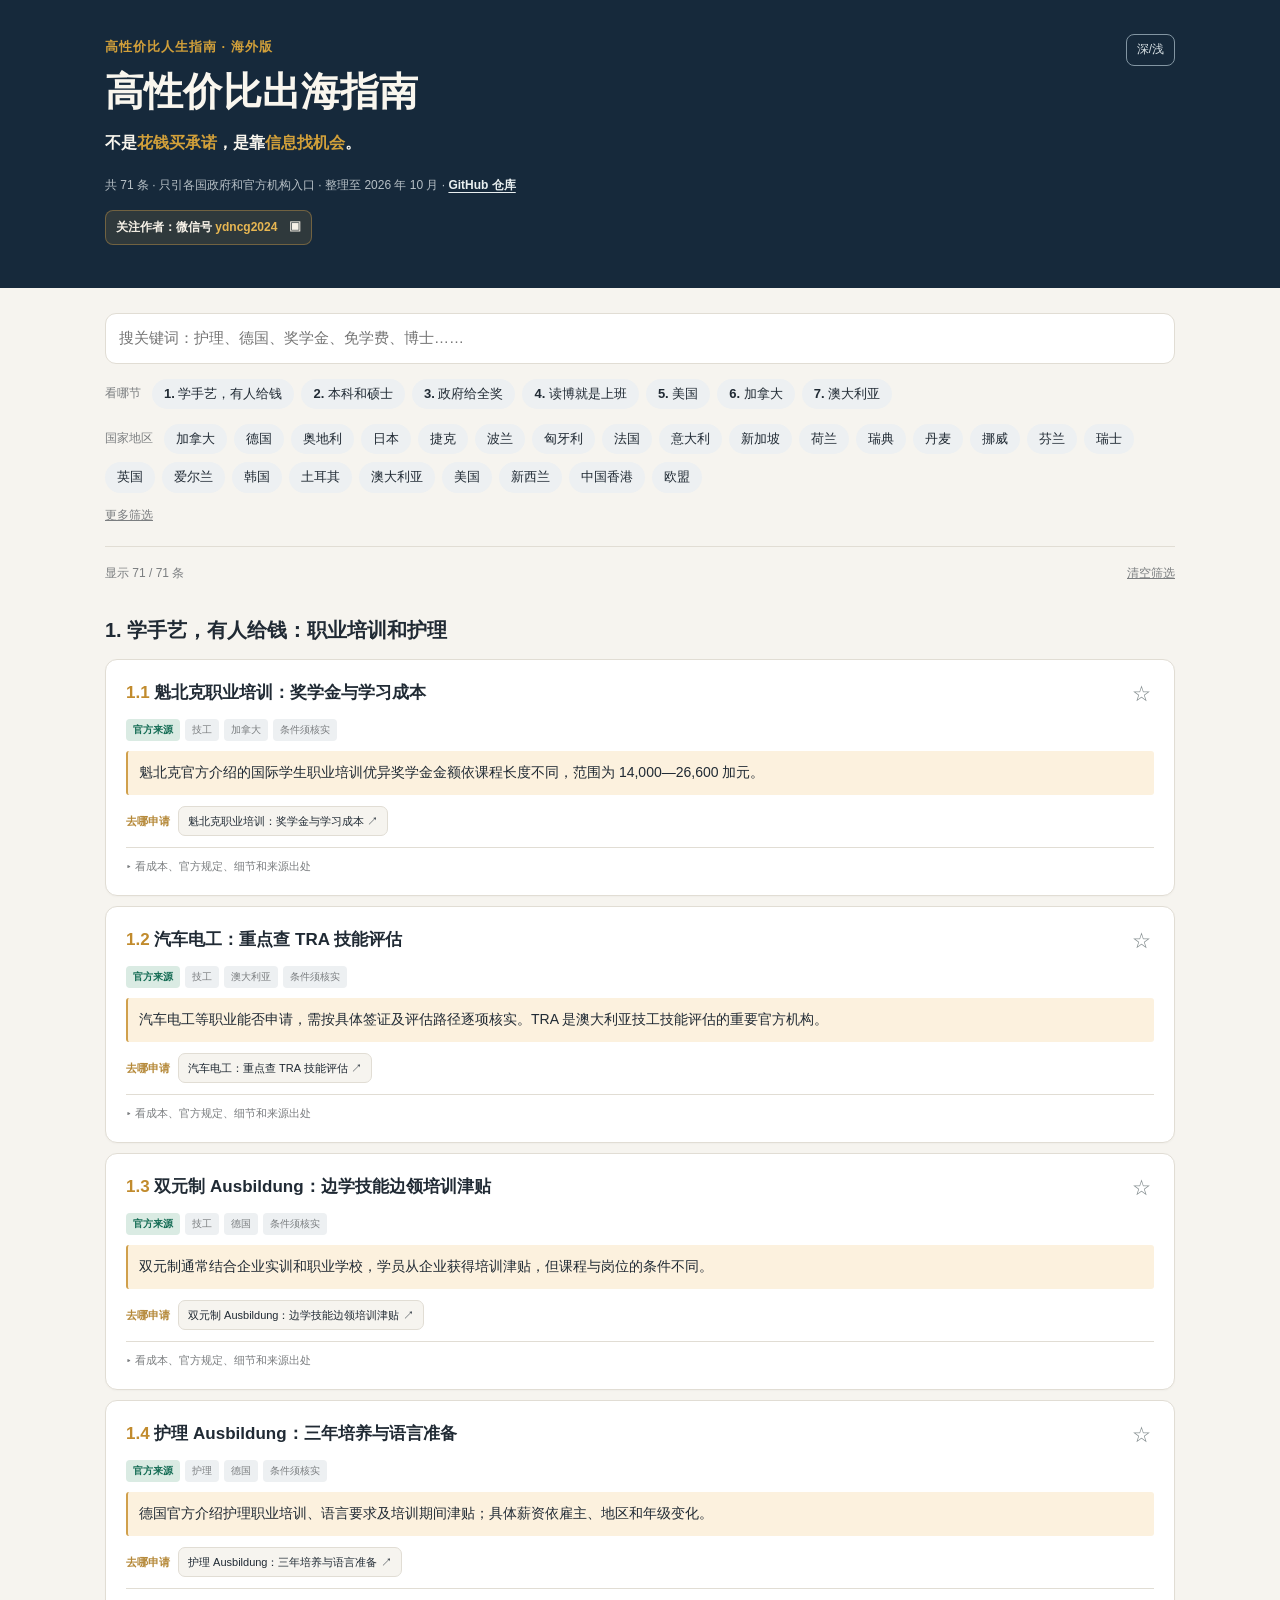
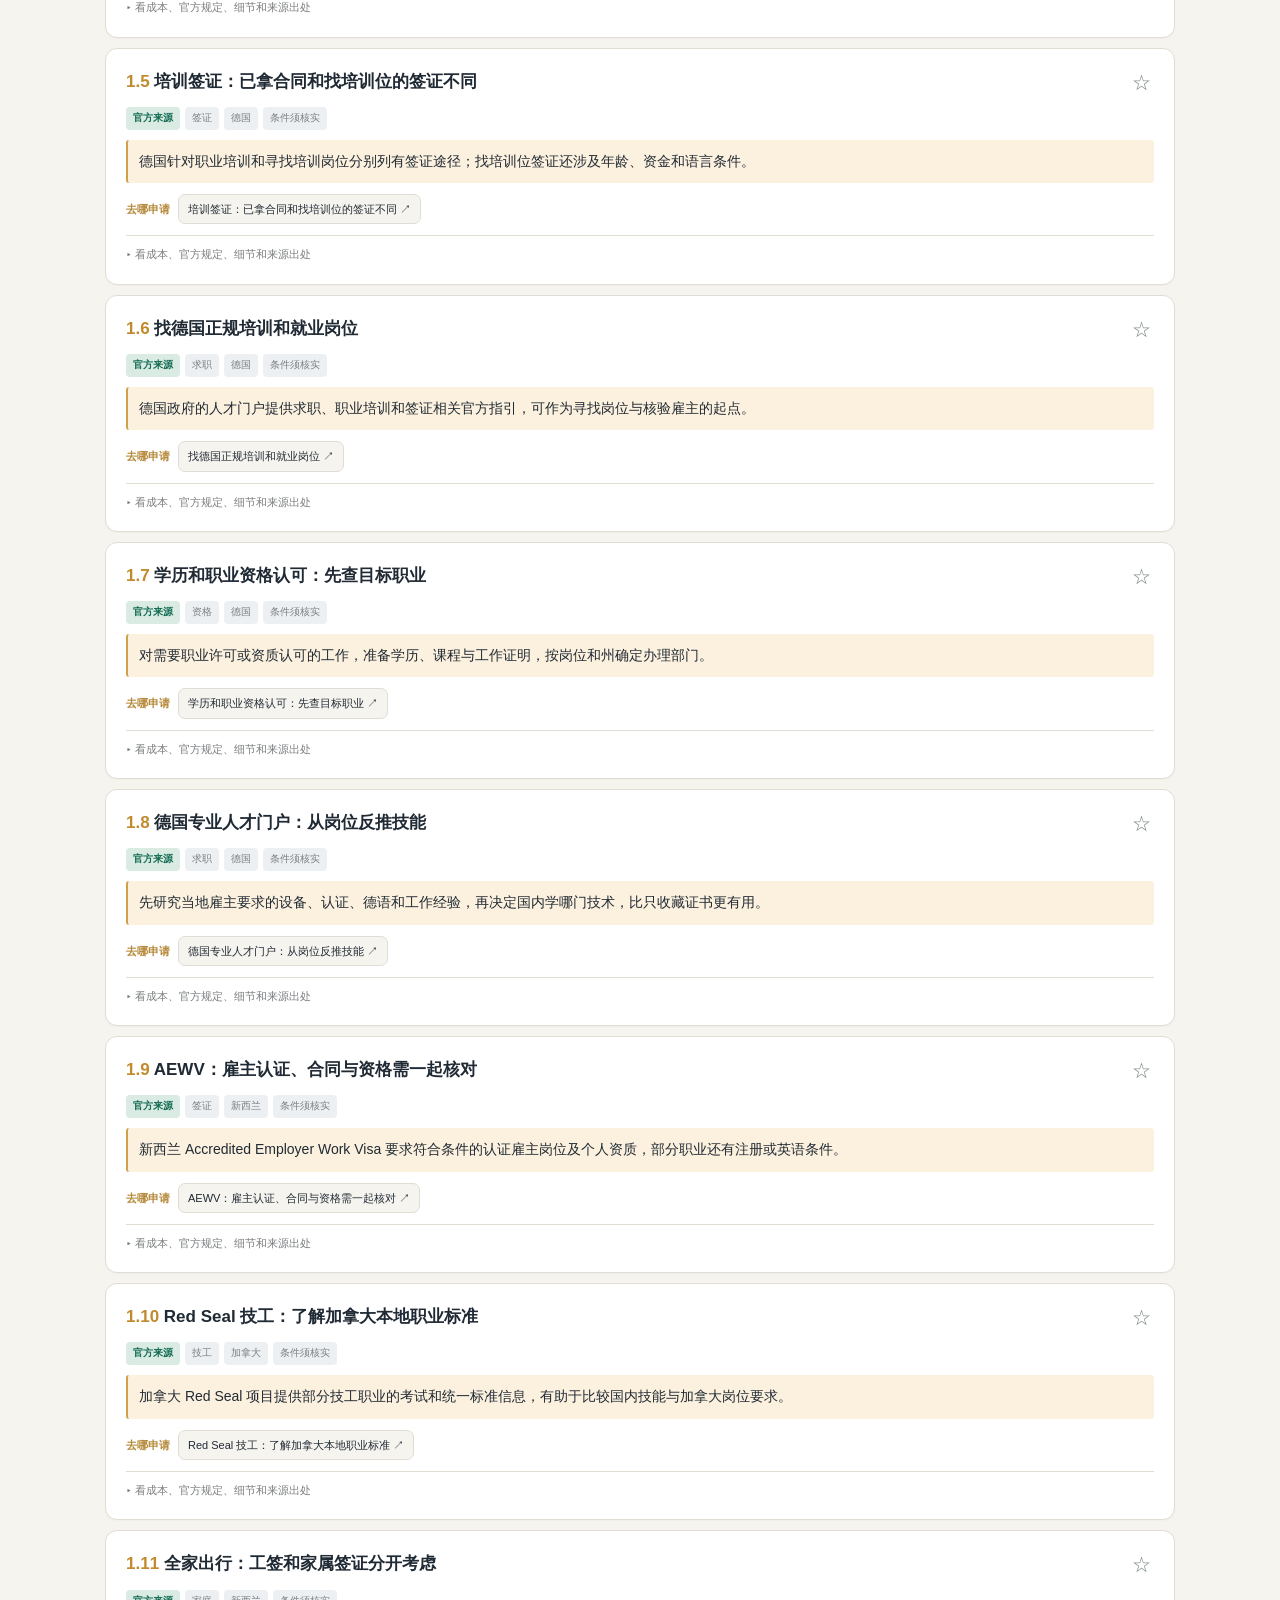
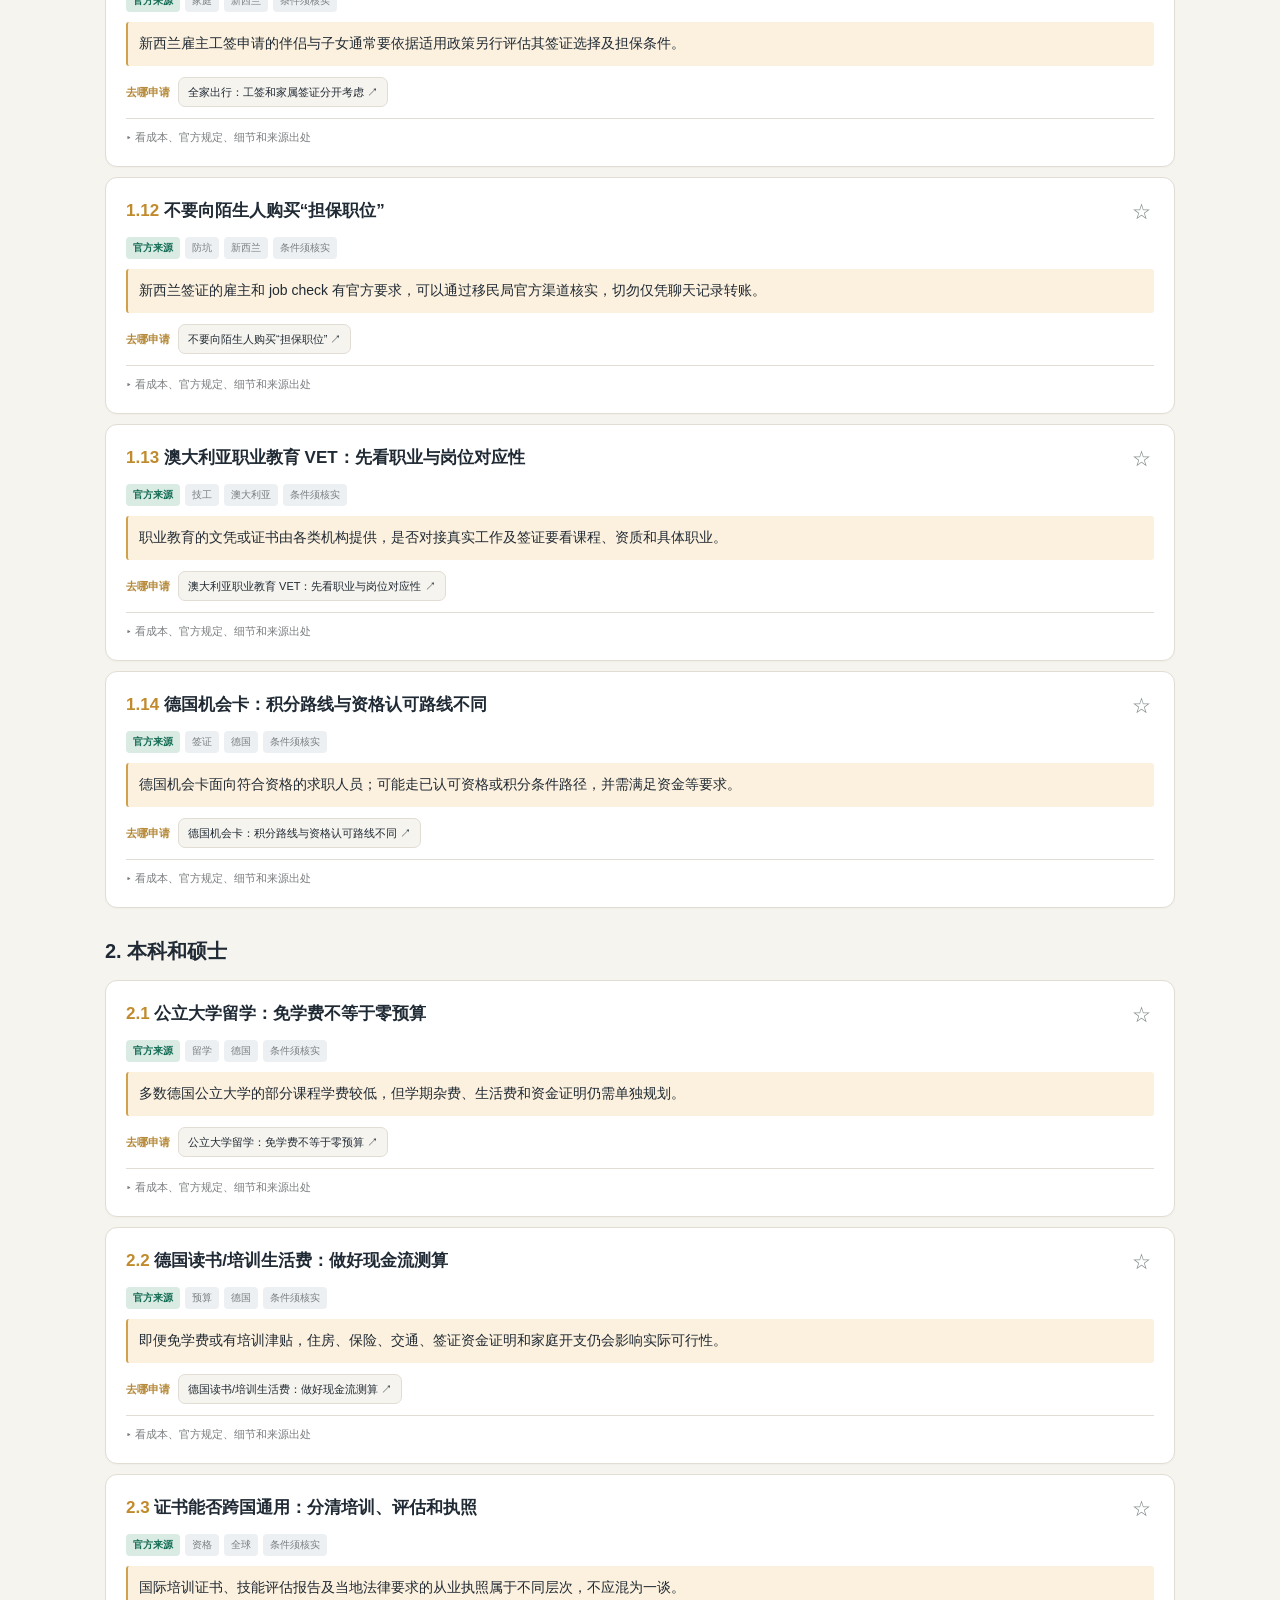
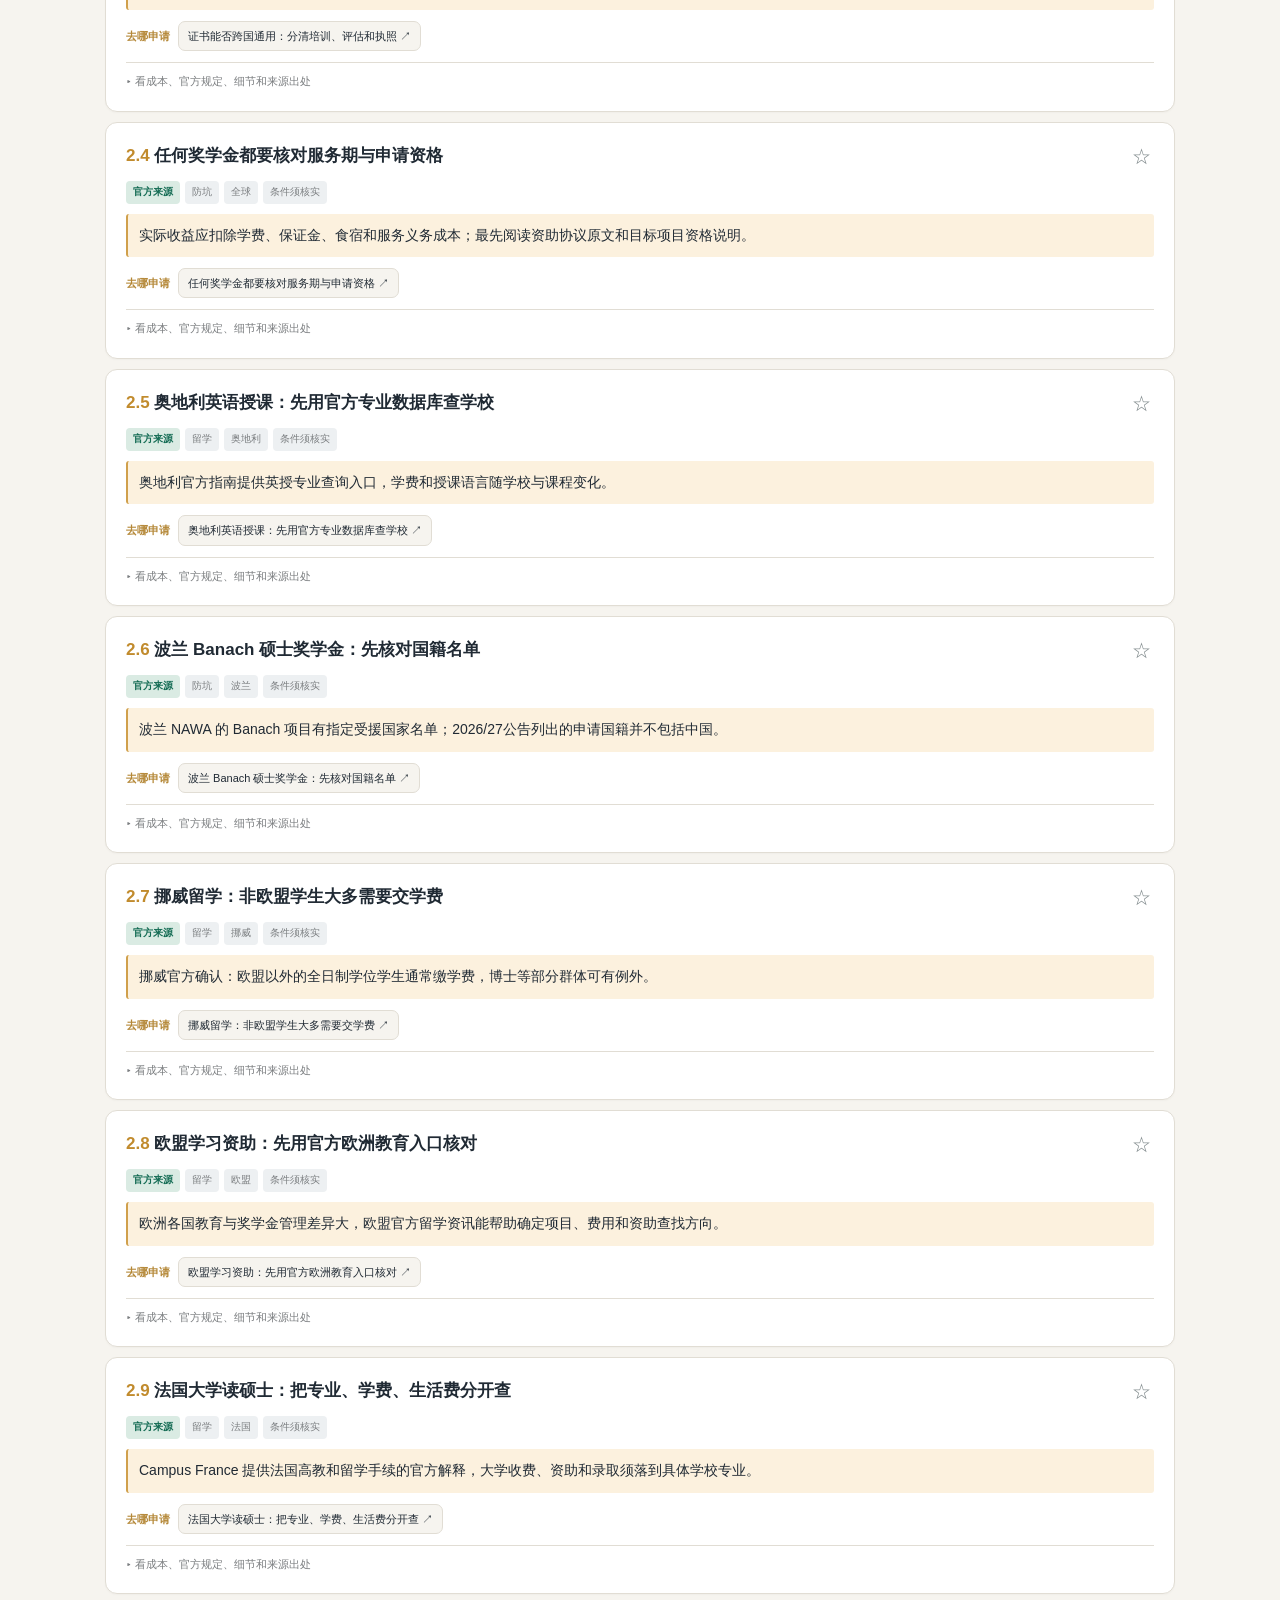
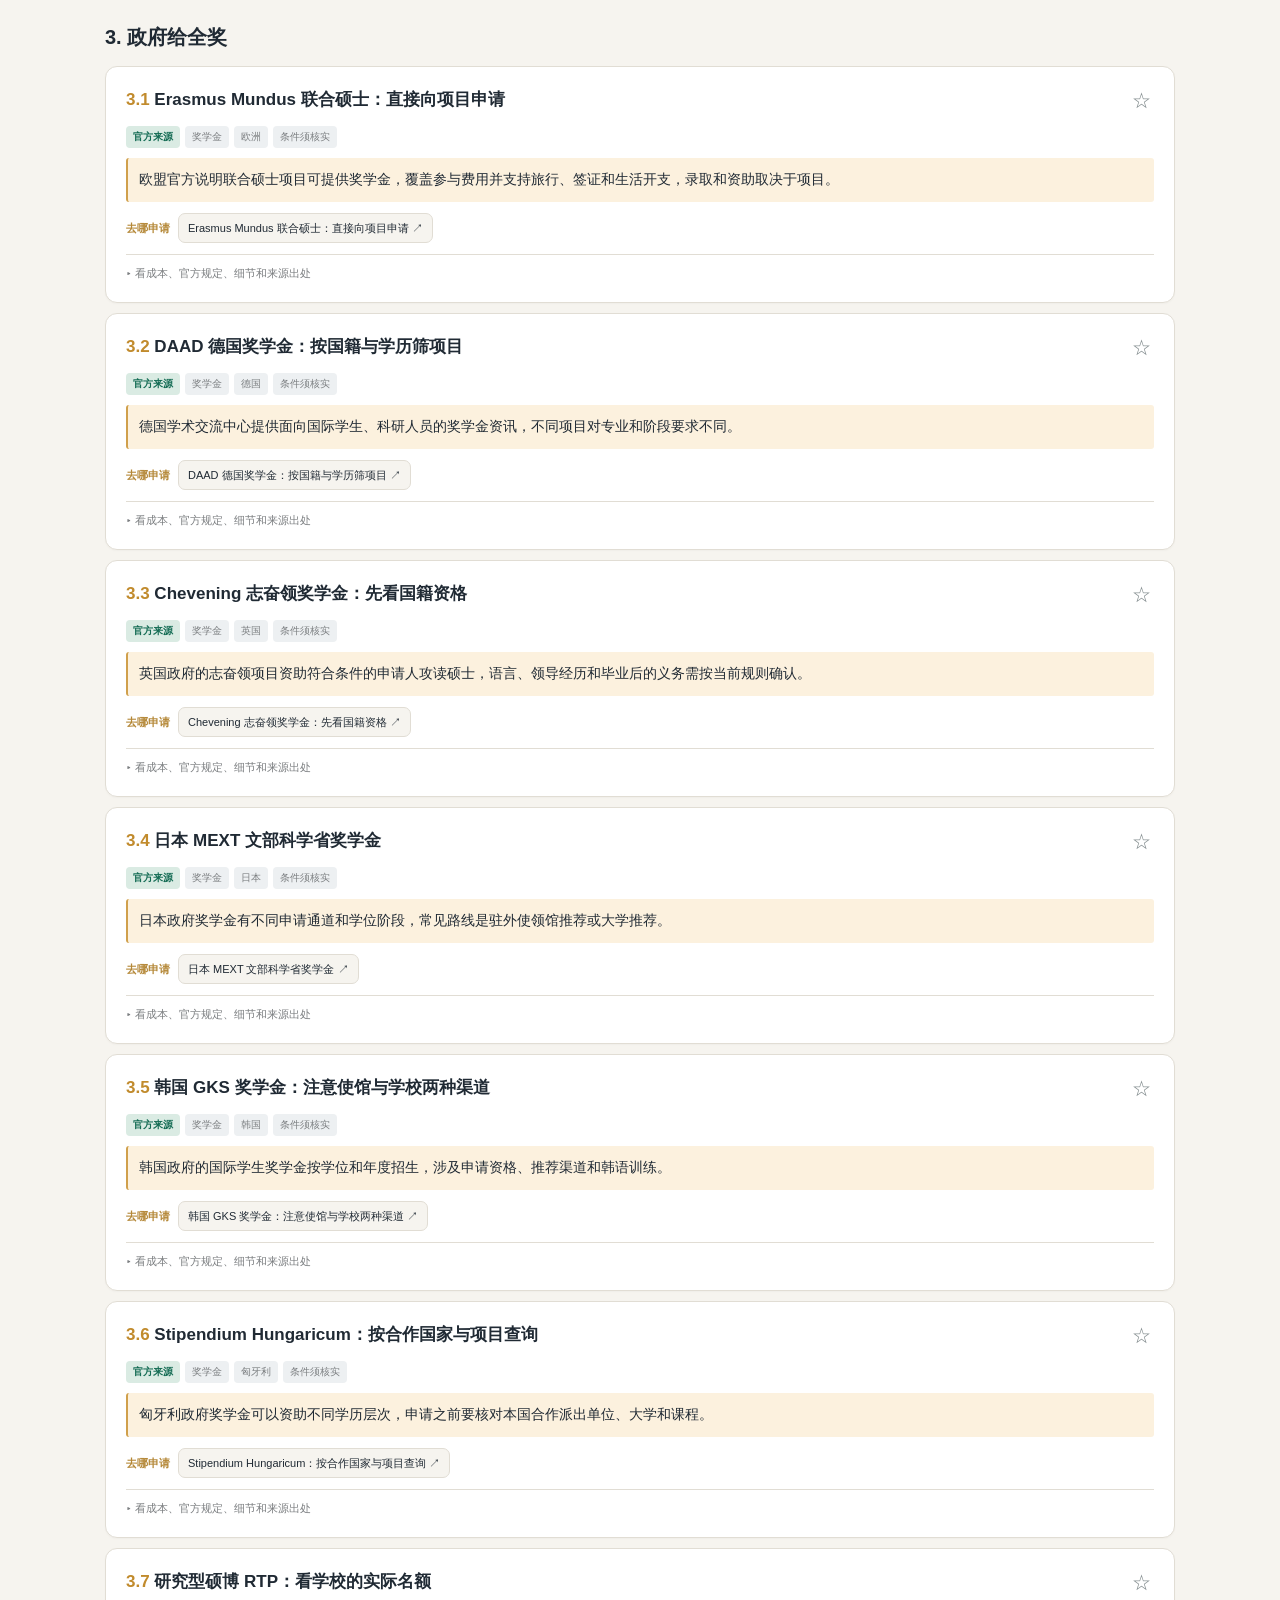
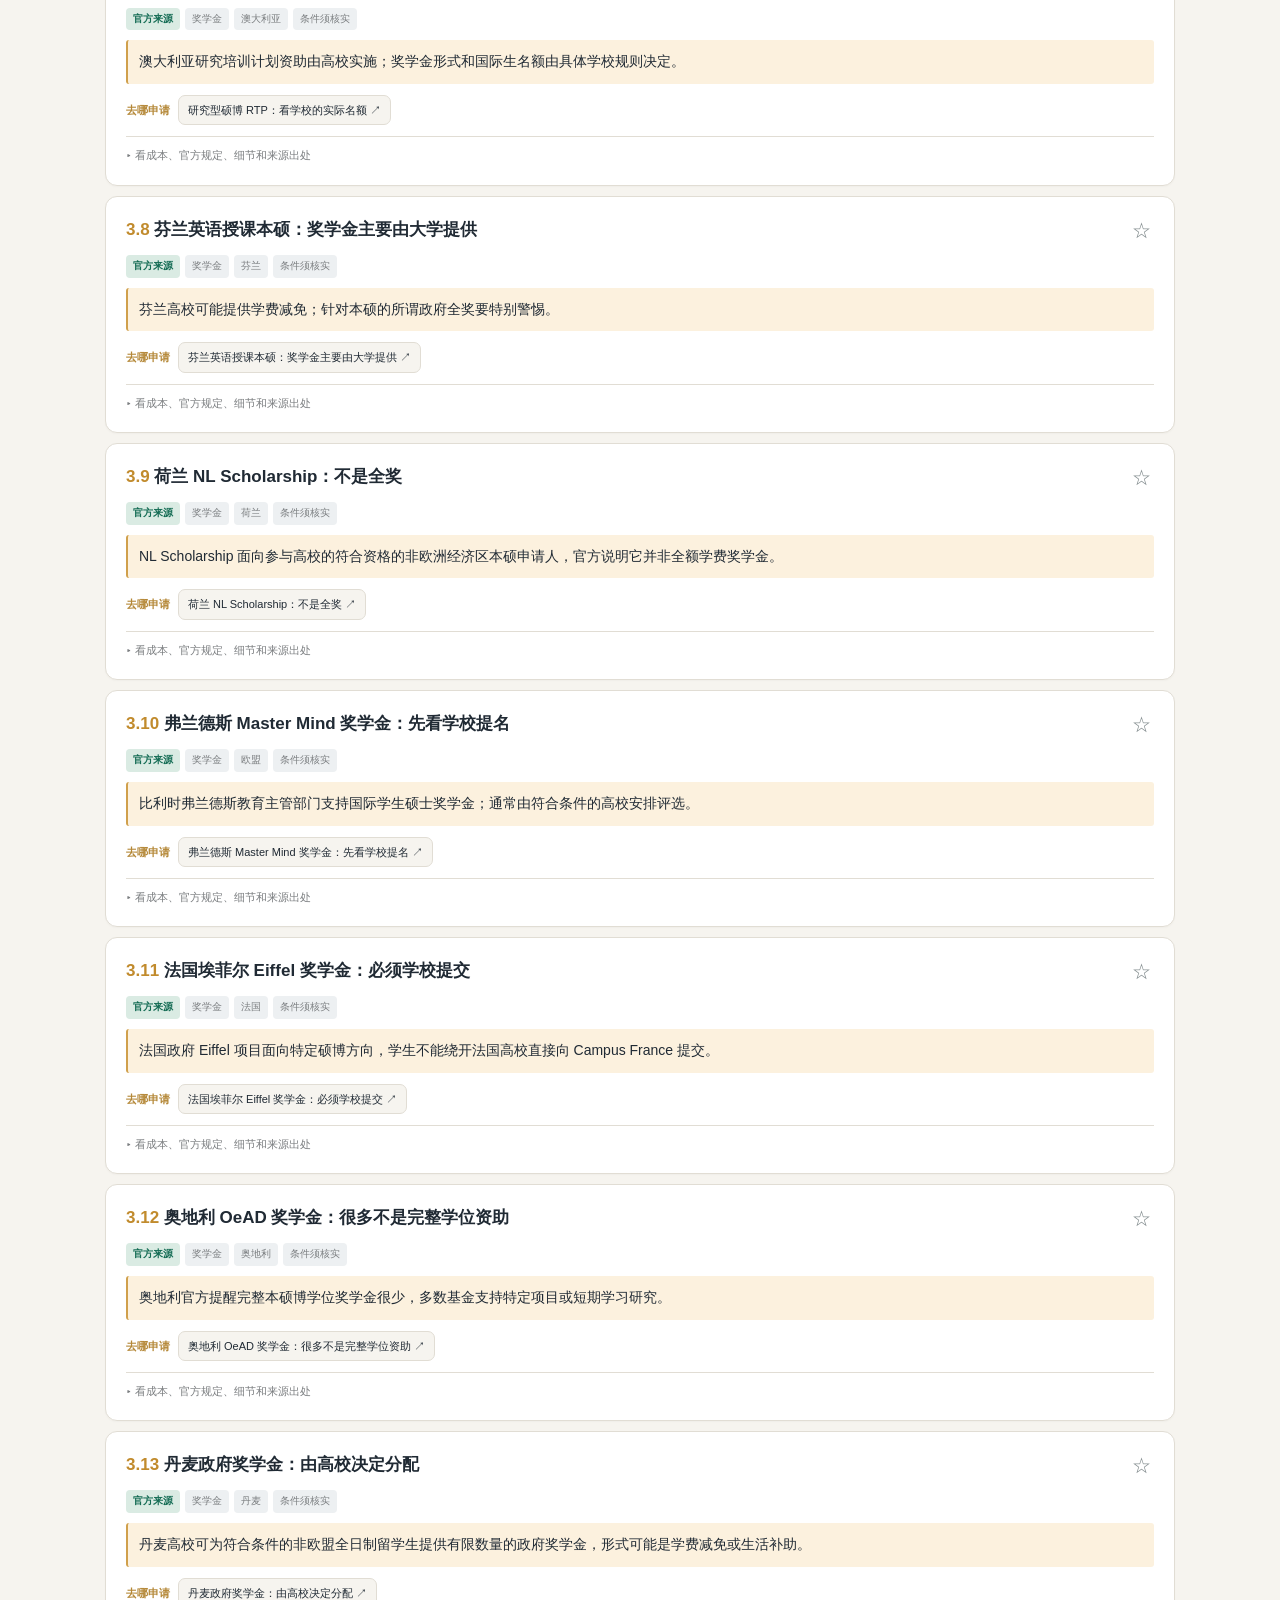
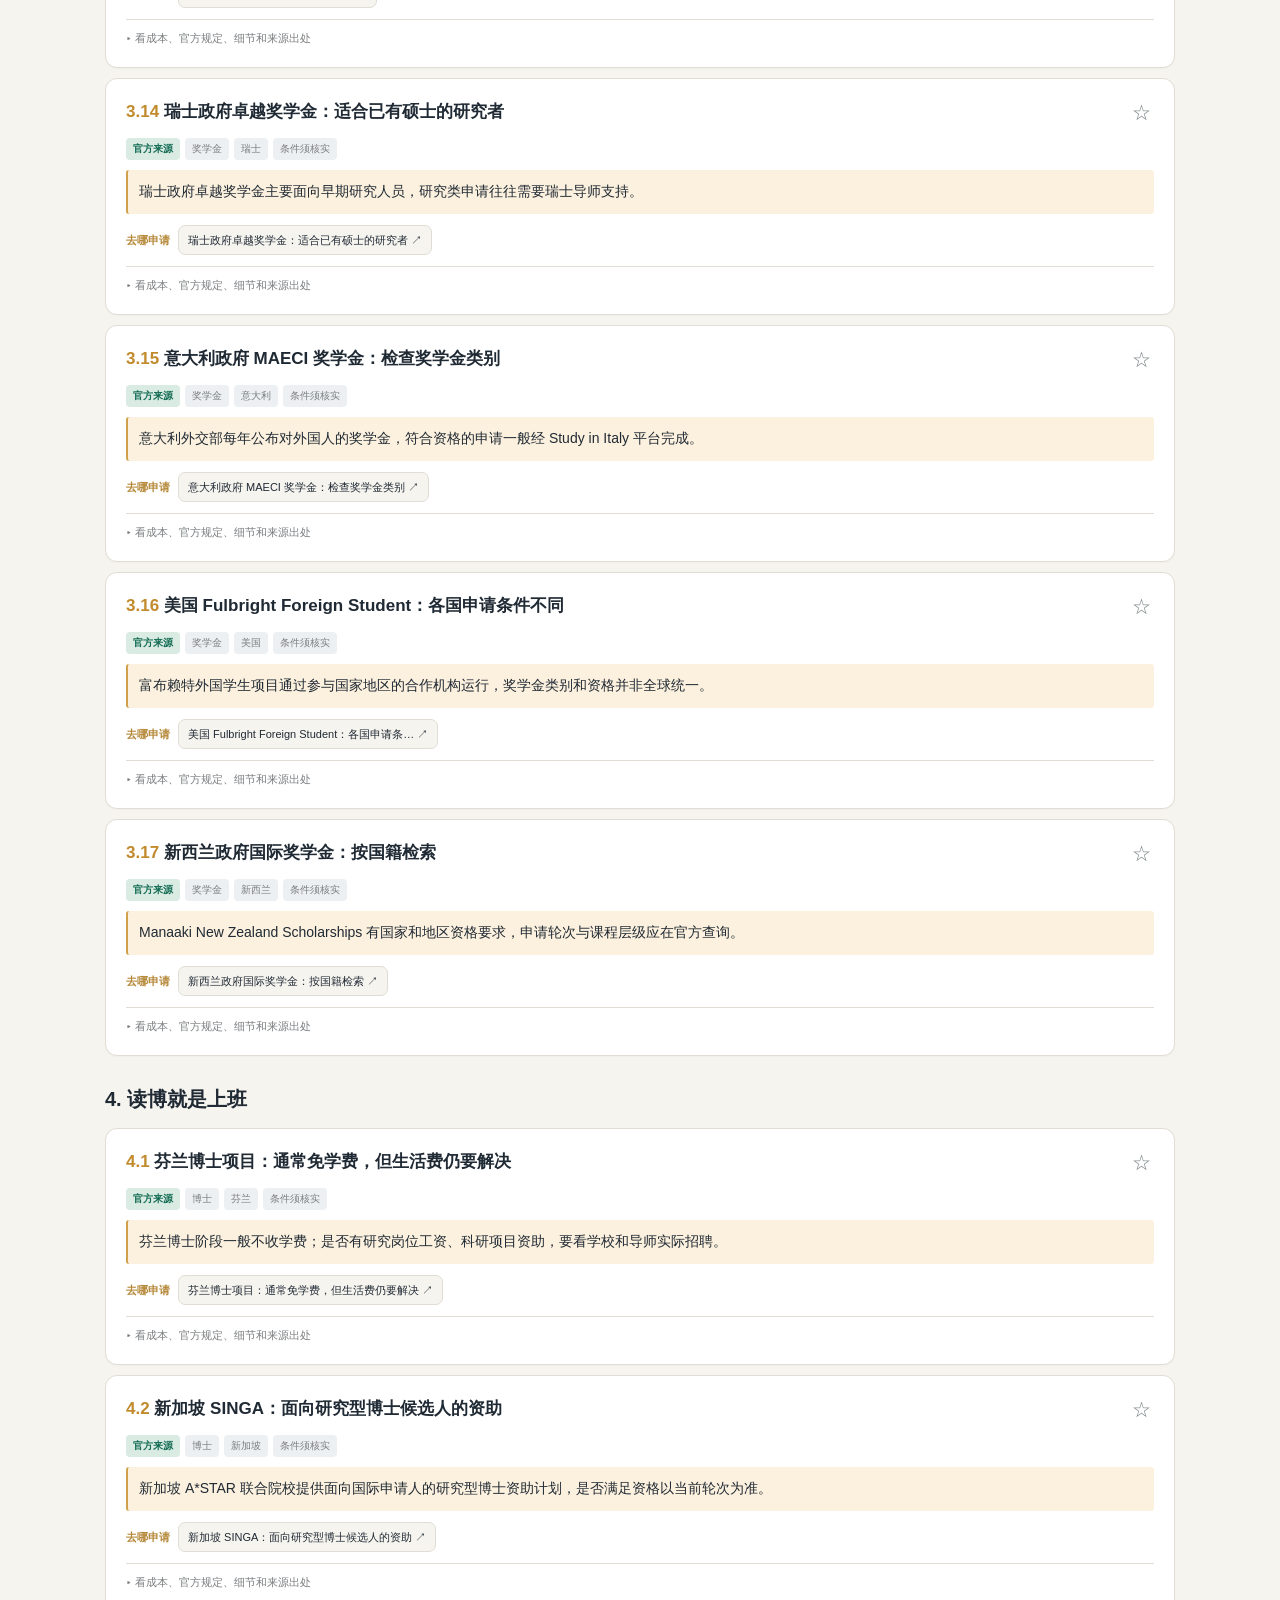
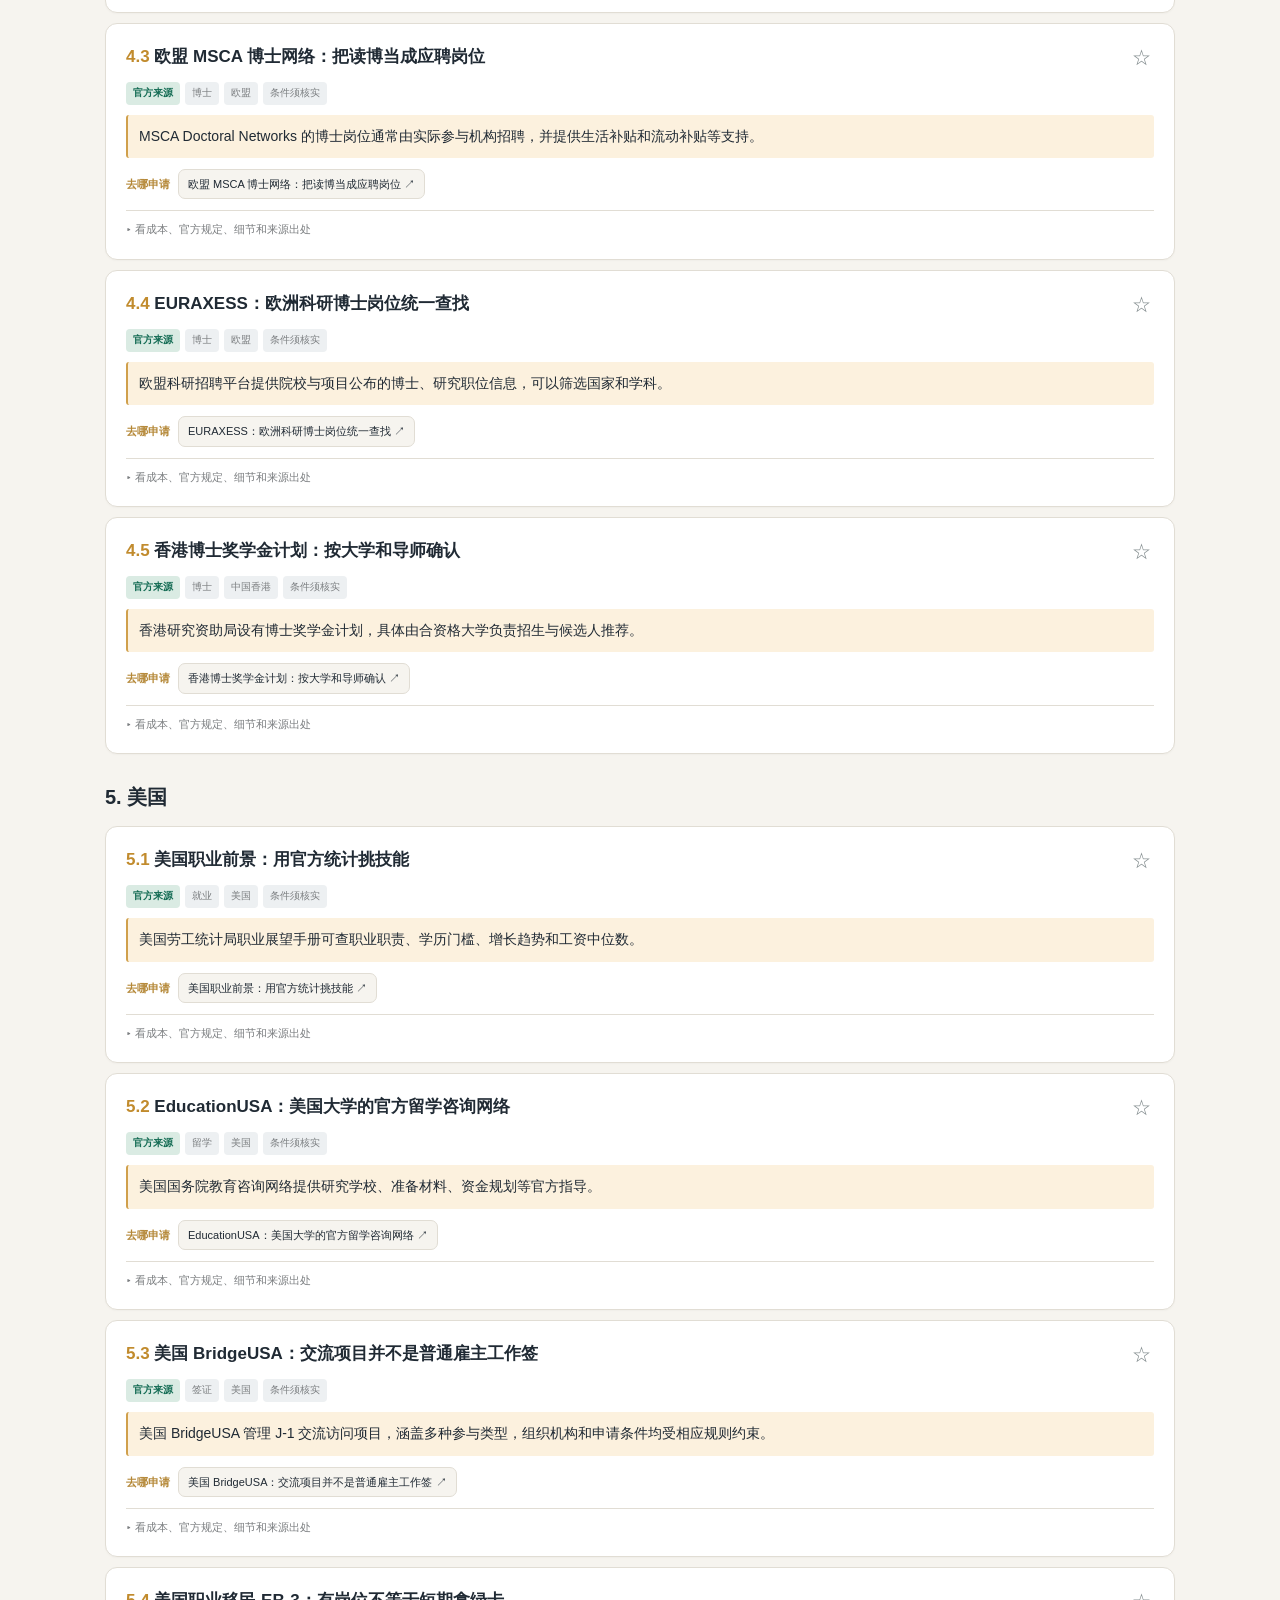
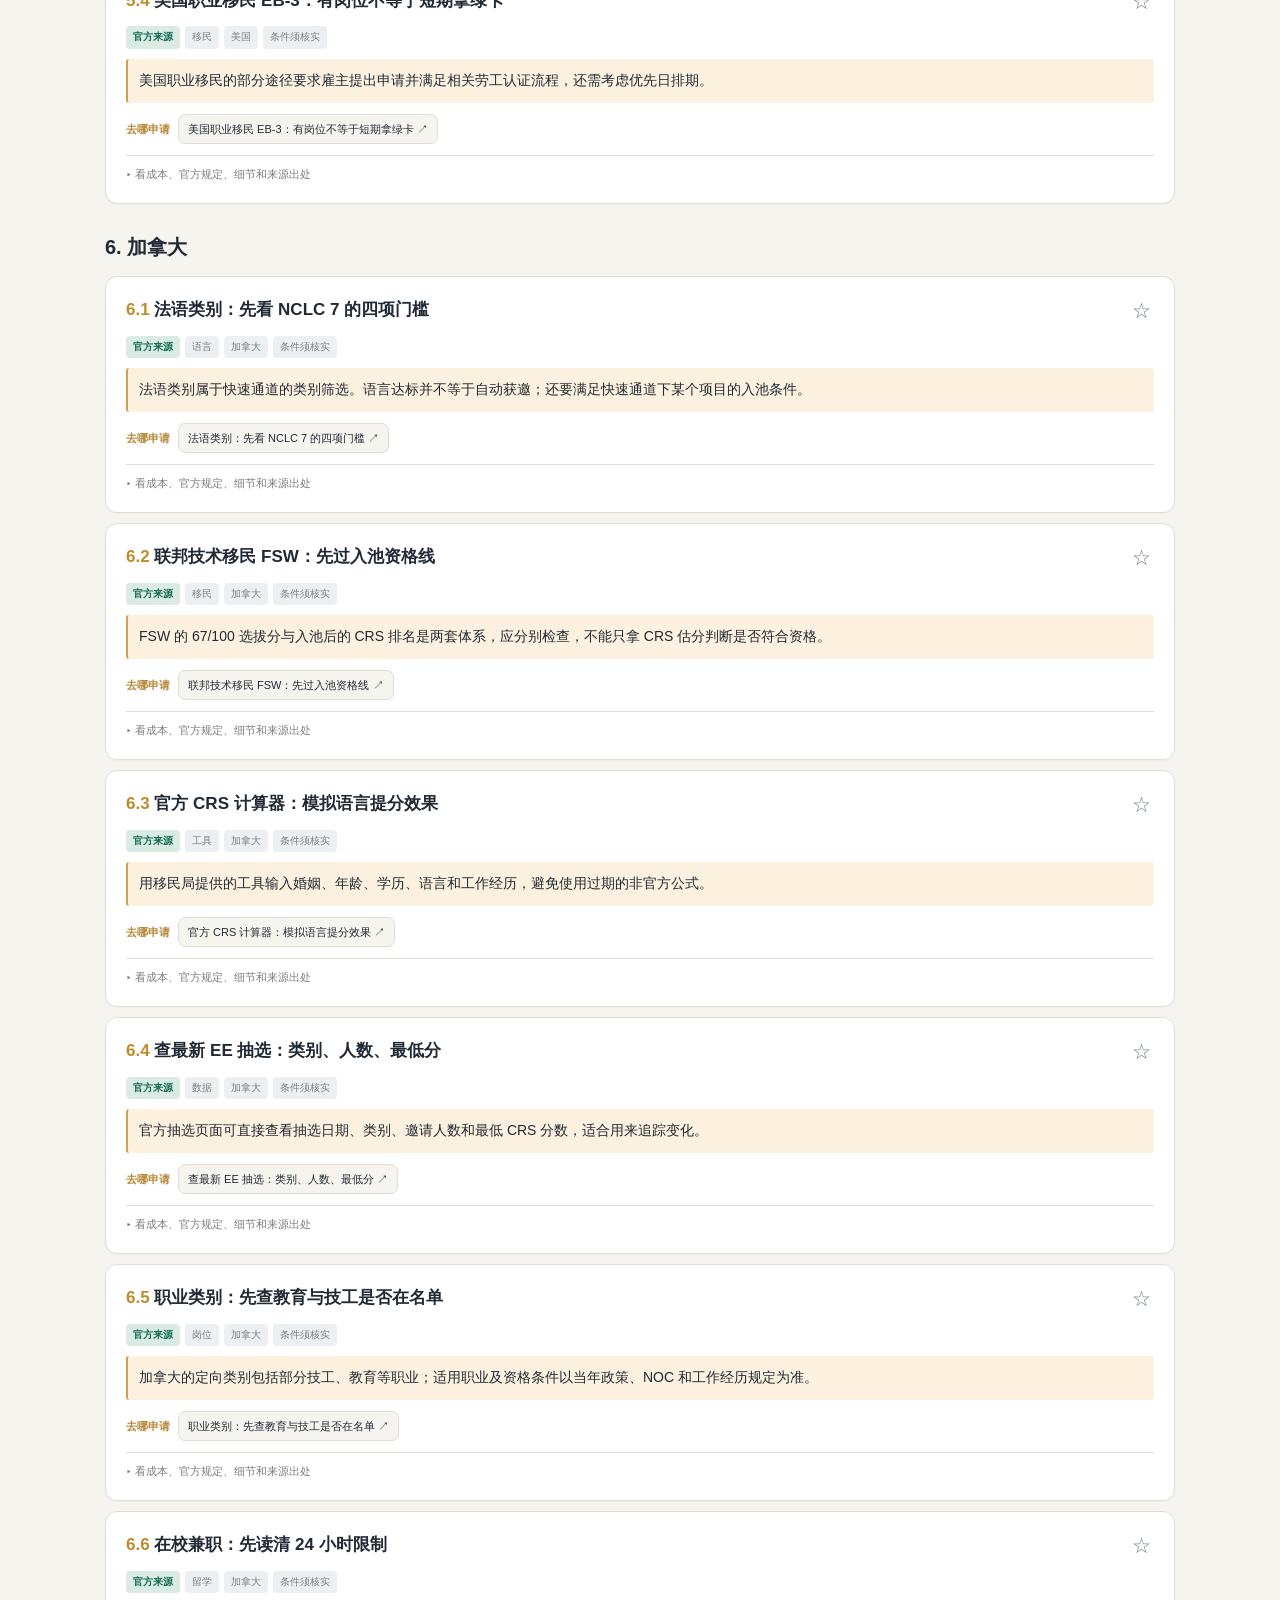
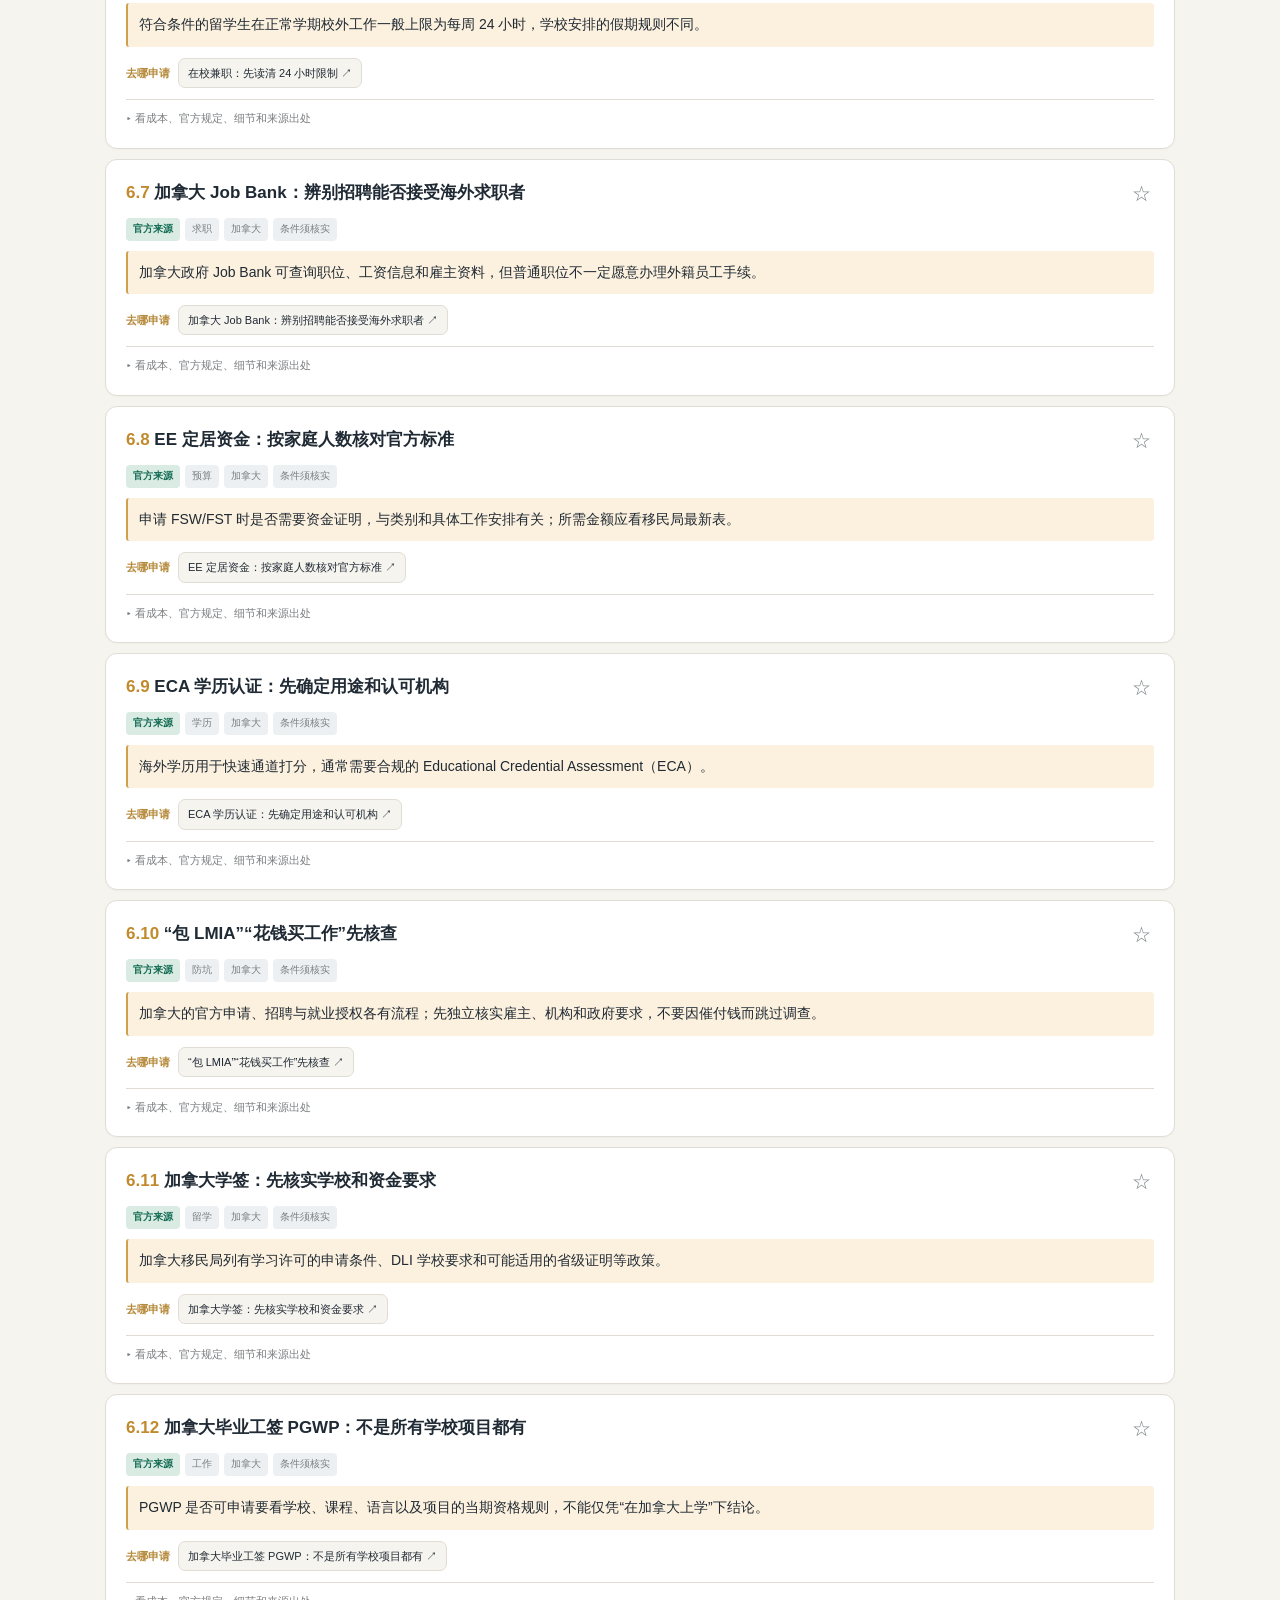
<file: overseas/index.html>
<!doctype html>
<html lang="zh-CN">
<head>
<meta charset="utf-8"><meta name="viewport" content="width=device-width,initial-scale=1,viewport-fit=cover">
<meta name="theme-color" content="#112d3e"><meta name="description" content="电力小张的出海指南：加拿大、澳大利亚、德国技工、雇主担保、职业培训、奖学金和家庭出海路径。官方入口、条件与风险，一站检索。">
<title>电力小张 · 高性价比出海指南</title>
<style>

:root{--bg:#f6f4ef;--paper:#fff;--ink:#202a34;--muted:#7b7e80;--navy:#16293b;--gold:#d2a03a;--line:#e1ddd4;--pill:#edf0f2;--warm:#fcf1de;font-family:-apple-system,BlinkMacSystemFont,"PingFang SC","Microsoft Yahei",sans-serif;color-scheme:light}
html.dark{--bg:#192228;--paper:#243039;--ink:#f3f3ee;--muted:#aab7b9;--navy:#101f2d;--gold:#e4b75e;--line:#3e4a50;--pill:#33414b;--warm:#3e372a;color-scheme:dark}
*{box-sizing:border-box}html{scroll-behavior:smooth}body{margin:0;background:var(--bg);color:var(--ink);font-size:14px;line-height:1.65;-webkit-font-smoothing:antialiased}button,input,select{font:inherit}button{cursor:pointer}a{color:inherit}button:focus-visible,input:focus-visible,a:focus-visible{outline:2px solid #348579;outline-offset:3px}.wrap{max-width:1100px;margin:auto;padding:0 15px}
header{background:var(--navy);color:#f9f6ee;padding:25px 0 33px}header .top{position:relative;padding-right:70px}.eyebrow{font-size:13px;font-weight:750;letter-spacing:1px;color:var(--gold);margin:0 0 10px}.mode{position:absolute;right:0;top:-2px;background:none;color:#d8e0e4;border:1px solid #8295a2;border-radius:8px;padding:5px 10px;font-size:12px}
h1{font-size:clamp(29px,4vw,39px);margin:0 0 12px;line-height:1.3;letter-spacing:.2px;font-weight:850}.slogan{font-size:16px;font-weight:650;margin:0 0 18px}.slogan strong{color:var(--gold)}.meta{font-size:12px;color:#b7c0c6;line-height:1.75;margin:0 0 14px}.meta a{color:#e9eff0;text-underline-offset:3px;font-weight:650}
.author{display:inline-block;border:1px solid #b58e477d;border-radius:8px;padding:7px 10px;background:#ab88402b;color:#f7f2e8;font-size:12px;font-weight:700;text-align:left}.author b{color:#e7b652}
.filter{padding:20px 0 0}.search{display:block;width:100%;padding:12px 13px;background:var(--paper);border:1px solid var(--line);border-radius:11px;font-size:15px;color:var(--ink);outline:0}.search:focus{border-color:#b9a071;box-shadow:0 0 0 2px #b89a6222}
.filterline{display:flex;gap:8px 7px;flex-wrap:wrap;align-items:center;margin-top:15px}.filterlabel{color:var(--muted);font-size:12px;margin-right:4px;flex:none}.pill{border:0;background:var(--pill);border-radius:99px;padding:6px 12px;white-space:nowrap;font-size:12px;color:var(--ink);line-height:1.4;font-weight:560}.pill.selected{background:var(--navy);color:#fff}.pill:hover{filter:brightness(.94)}
.more{display:block;background:none;border:0;color:var(--muted);text-decoration:underline;margin-top:13px;padding:0;font-size:12px}.advanced{margin-top:12px;border:1px solid var(--line);border-radius:10px;background:var(--paper);padding:12px;display:none;gap:10px;flex-wrap:wrap;align-items:center}.advanced.open{display:flex}.advanced select,.advanced button{padding:8px 10px;background:var(--paper);border:1px solid var(--line);border-radius:8px;color:var(--ink)}
.resultwrap{border-top:1px solid var(--line);padding-top:17px;margin-top:21px}.stat{display:flex;align-items:center;justify-content:space-between;gap:12px;color:var(--muted);font-size:12px;margin-bottom:31px}.reset{background:none;border:0;text-decoration:underline;color:var(--muted);padding:0;flex:none}.group{margin-bottom:28px}.group h2{font-weight:800;font-size:17px;line-height:1.5;margin:0 0 14px}
.entry{background:var(--paper);border:1px solid var(--line);border-radius:12px;padding:15px;margin:10px 0;box-shadow:0 1px 2px #00000007}.entryhead{display:flex;gap:8px;align-items:flex-start;justify-content:space-between}.entry h3{font-size:15px;line-height:1.5;margin:0 0 7px;font-weight:770;flex:1}.num{color:#c18b2d;font-weight:850}.fav{border:0;background:none;font-size:19px;color:#858e90;padding:0 3px;line-height:1.5}.fav.on{color:#c89538}
.tags{display:flex;gap:5px;flex-wrap:wrap;margin:6px 0 10px}.tags span{font-size:10px;padding:3px 7px;background:var(--pill);border-radius:4px;color:var(--muted)}.tags .sourceTag{color:#146c54;background:#daebe3;font-weight:700}html.dark .tags .sourceTag{color:#a4dec6;background:#22463a}
.info{background:var(--warm);border-left:2px solid #d0a04c;border-radius:3px;padding:10px 11px;font-size:13px;line-height:1.7;margin:0 0 11px}.links{display:flex;align-items:center;gap:8px;flex-wrap:wrap}.links b{font-size:11px;color:#b48736}.links a{display:inline-block;max-width:100%;padding:5px 9px;border-radius:7px;border:1px solid var(--line);background:var(--bg);font-size:11px;text-decoration:none;overflow-wrap:anywhere}.links a:hover{text-decoration:underline}
details{margin-top:11px;padding-top:9px;border-top:1px solid var(--line)}summary{color:var(--muted);font-size:11px;cursor:pointer;list-style:none}summary::-webkit-details-marker{display:none}summary:before{content:"▸ "}details[open] summary:before{content:"▾ "}.details{font-size:12px}.details p{margin:10px 0}.details a{overflow-wrap:anywhere}.empty{padding:38px 14px;border:1px dashed var(--line);text-align:center;background:var(--paper);border-radius:12px;color:var(--muted)}
footer{border-top:1px solid var(--line);padding:18px 0 45px;font-size:11px;color:var(--muted)}footer p{margin:8px 0}.toast{position:fixed;bottom:25px;left:50%;transform:translateX(-50%);border-radius:80px;padding:10px 17px;background:#15352e;color:#fff;box-shadow:0 4px 18px #0003;opacity:0;transition:opacity .2s;pointer-events:none;font-size:12px}.toast.show{opacity:1}
@media(max-width:420px){.wrap{padding:0 14px}header{padding-top:26px;padding-bottom:29px}h1{font-size:29px}.slogan{font-size:15px}.pill{padding:6px 10px}.filterline{gap:7px 6px}.entry{padding:13px}}
@media(min-width:800px){header{padding:36px 0 43px}.filter{padding-top:25px}.pill{font-size:13px}.entry{padding:20px}.entry h3{font-size:17px}.group h2{font-size:20px}.info{font-size:14px}}

</style>
</head>
<body>

<header><div class="wrap"><div class="top"><div class="eyebrow">高性价比人生指南 · 海外版</div><button id="mode" class="mode" type="button">深/浅</button></div><h1>高性价比出海指南</h1><p class="slogan">不是<strong>花钱买承诺</strong>，是靠<strong>信息找机会</strong>。</p><p class="meta">共 <span id="total">71</span> 条 · 只引各国政府和官方机构入口 · 整理至 2026 年 10 月 · <a href="https://github.com/zxwdfgg-tech/-zxwdfgg-tech.github.io/tree/main/overseas" target="_blank" rel="noopener noreferrer">GitHub 仓库</a></p><button class="author" id="wechat" type="button">关注作者：微信号 <b>ydncg2024</b>　▣</button></div></header>
<div class="wrap"><div class="filter"><input id="search" class="search" type="search" placeholder="搜关键词：护理、德国、奖学金、免学费、博士……" aria-label="搜索出海机会"><div id="chapters" class="filterline"><span class="filterlabel">看哪节</span></div><div id="places" class="filterline"><span class="filterlabel">国家地区</span></div><button id="toggle" type="button" class="more" aria-expanded="false">更多筛选</button><div id="advanced" class="advanced"><select id="topic" aria-label="按主题筛选"><option value="">全部主题</option></select><button id="favOnly" type="button">☆ 仅看收藏</button><span id="favCount">已收藏 0 条</span></div></div><div class="resultwrap"><div class="stat"><span id="count">显示 71 / 71 条</span><button id="clear" type="button" class="reset">清空筛选</button></div><main id="cards"></main></div><footer><p><b>电力小张 · 高性价比出海指南</b> · 微信号 ydncg2024（点击顶部按钮复制）</p><p>本站为独立编写的公开资料导航，政策、金额和申请要求可能变化，请以申请时的官方原文为准。任何路线均不保证录取、就业、获邀或签证。</p><p>资料灵感来源：<a target="_blank" rel="noopener noreferrer" href="https://beckyglobal.github.io/PaidToStudyAbroad/">BeckyGlobal《高性价比留学》</a>。原作者文字和研究归原作者所有，本页没有复制其正文。</p><p>© 2026 电力小张的出海日记</p></footer></div><div class="toast" id="toast" role="status" aria-live="polite"></div>

<script>

const DATA=[["加拿大与法语","加拿大","法语类别：先看 NCLC 7 的四项门槛","法语类别属于快速通道的类别筛选。语言达标并不等于自动获邀；还要满足快速通道下某个项目的入池条件。","先核对法语成绩、合格语言考试和 FSW/CEC/FST 入池资格。","门槛和抽选类别可能调整；不要把某一次最低分当成承诺。","https://www.canada.ca/en/immigration-refugees-citizenship/services/immigrate-canada/express-entry/rounds-invitations/category-based-selection.html","语言"],["加拿大与法语","加拿大","联邦技术移民 FSW：先过入池资格线","FSW 的 67/100 选拔分与入池后的 CRS 排名是两套体系，应分别检查，不能只拿 CRS 估分判断是否符合资格。","按工作、语言、学历、资金和其他条件逐项检查。","工作经历需符合官方要求；自报职业名称不能替代职责证据。","https://www.canada.ca/en/immigration-refugees-citizenship/services/immigrate-canada/express-entry/who-can-apply/federal-skilled-workers.html","移民"],["加拿大与法语","加拿大","官方 CRS 计算器：模拟语言提分效果","用移民局提供的工具输入婚姻、年龄、学历、语言和工作经历，避免使用过期的非官方公式。","同时模拟英语、法语、配偶随行等不同情况。","模拟分数不等于获邀，政策和抽选都会变。","https://www.canada.ca/en/immigration-refugees-citizenship/services/immigrate-canada/express-entry/check-score.html","工具"],["加拿大与法语","加拿大","查最新 EE 抽选：类别、人数、最低分","官方抽选页面可直接查看抽选日期、类别、邀请人数和最低 CRS 分数，适合用来追踪变化。","结合自己的分数看趋势，别只看单次最低值。","历史分数不保证下一轮会继续下降。","https://www.canada.ca/en/immigration-refugees-citizenship/services/immigrate-canada/express-entry/rounds-invitations.html","数据"],["加拿大与法语","加拿大","魁北克职业培训：奖学金与学习成本","魁北克官方介绍的国际学生职业培训优异奖学金金额依课程长度不同，范围为 14,000—26,600 加元。","通过项目官方渠道查专业名单、语言和录取步骤。","有奖学金不代表任何课程、任何申请人都能拿到。","https://www.quebec.ca/en/education/study-quebec/financial-assistance-international-students/merit-scholarships","技工"],["加拿大与法语","加拿大","职业类别：先查教育与技工是否在名单","加拿大的定向类别包括部分技工、教育等职业；适用职业及资格条件以当年政策、NOC 和工作经历规定为准。","用职责核对 NOC，不要直接按中文岗位名称套代码。","职业出现在列表中也不能替代 EE 的基本资格。","https://www.canada.ca/en/immigration-refugees-citizenship/services/immigrate-canada/express-entry/rounds-invitations/category-based-selection.html","岗位"],["加拿大与法语","加拿大","在校兼职：先读清 24 小时限制","符合条件的留学生在正常学期校外工作一般上限为每周 24 小时，学校安排的假期规则不同。","先判断学校、学签与课程是否满足合法打工条件。","不能把打工收入直接当作覆盖全部留学费用的保障。","https://www.canada.ca/en/immigration-refugees-citizenship/services/study-canada/work/work-off-campus.html","留学"],["澳大利亚技工","澳大利亚","482 雇主担保：职业匹配比短期培训重要","Skills in Demand 482 需要获批准的雇主提名、相应技能和英语等条件。官方列有相关工作经验要求。","先确认职业、技能评估要求、真实经验和愿意担保的雇主。","上几个月课程不等于能证明相关工作年限。","https://immi.homeaffairs.gov.au/visas/getting-a-visa/visa-listing/skills-in-demand-visa-subclass-482","工作"],["澳大利亚技工","澳大利亚","186 永居：分清直接申请与临时居留转永居","186 包括不同申请分支。雇主担保、工作情况、技能评估与职业许可要求可能因分支而异。","先区分 Direct Entry 和 Temporary Residence Transition 的条件。","不要把 482 自动理解成必然转 186。","https://immi.homeaffairs.gov.au/visas/employing-and-sponsoring-someone/sponsoring-workers/learn-about-sponsoring/visa-options","移民"],["澳大利亚技工","澳大利亚","494 偏远地区担保：看职业与地区双重要求","494 是雇主担保的偏远地区临时签证，涉及地区限制、工作安排和可能的技能评估。","核对雇主所在地区、岗位、职业评估机构。","偏远地区雇主职位不等于真实存在签证担保资格。","https://immi.homeaffairs.gov.au/visas/employing-and-sponsoring-someone/sponsoring-workers/learn-about-sponsoring/visa-options","移民"],["澳大利亚技工","澳大利亚","职业清单查询：先确认 ANZSCO 代码","官方职业清单列明不同签证适用的职业代码及技能评估机构，同一职业在不同签证项目下可能有差别。","从具体职责出发查代码，再看签证类别。","切勿只依据中介或短视频流传的职业表。","https://immi.homeaffairs.gov.au/visas/working-in-australia/skill-occupation-list","工具"],["澳大利亚技工","澳大利亚","汽车电工：重点查 TRA 技能评估","汽车电工等职业能否申请，需按具体签证及评估路径逐项核实。TRA 是澳大利亚技工技能评估的重要官方机构。","查评估类别、职业证明和工作年限要求。","海外评估与取得当地从业执照不是同一回事。","https://www.tradesrecognitionaustralia.gov.au/","技工"],["澳大利亚技工","澳大利亚","技术移民：189 / 190 / 491 不要混算","积分邀请、州担保、偏远地区条件各有差别，不能用某一个州的示例分数代替全国邀请情况。","先明确职业所属清单和目标州的提名条件。","满足最低分不代表会收到邀请。","https://immi.homeaffairs.gov.au/visas/working-in-australia/skill-occupation-list","移民"],["澳大利亚技工","澳大利亚","担保职位核验：先看薪资与雇主责任","雇主担保的工资门槛、合规义务及签证费用可能逐年调整，报价需与官方条件核对。","要求岗位说明、工作地点、合同与雇主信息。","警惕先交大额担保费、包下签的说法。","https://immi.homeaffairs.gov.au/visas/getting-a-visa/visa-listing/skills-in-demand-visa-subclass-482","防坑"],["德国带薪学习","德国","双元制 Ausbildung：边学技能边领培训津贴","双元制通常结合企业实训和职业学校，学员从企业获得培训津贴，但课程与岗位的条件不同。","先选专业和城市，再申请实际培训合同。","非所有校内培训都带薪；德语是重要门槛。","https://www.make-it-in-germany.com/en/study-vocational-training/training-in-germany","技工"],["德国带薪学习","德国","护理 Ausbildung：三年培养与语言准备","德国官方介绍护理职业培训、语言要求及培训期间津贴；具体薪资依雇主、地区和年级变化。","准备德语、学历文件，并核对健康和执业要求。","护理包含轮班和身体负担，不能只看培训工资。","https://www.make-it-in-germany.com/en/study-vocational-training/training-in-germany/in-demand/nursing","护理"],["德国带薪学习","德国","培训签证：已拿合同和找培训位的签证不同","德国针对职业培训和寻找培训岗位分别列有签证途径；找培训位签证还涉及年龄、资金和语言条件。","先分清自己拿到合同没有，再核对对应签证规则。","不要把一种签证的年龄限制套到所有 Ausbildung 申请。","https://www.make-it-in-germany.com/en/visa-recognition/visa-types/training","签证"],["德国带薪学习","德国","公立大学留学：免学费不等于零预算","多数德国公立大学的部分课程学费较低，但学期杂费、生活费和资金证明仍需单独规划。","查看具体州、大学、专业及授课语言。","某些州、学校或特殊项目对非欧盟学生收费。","https://www.make-it-in-germany.com/en/study-vocational-training/studying-in-germany","留学"],["德国带薪学习","德国","找德国正规培训和就业岗位","德国政府的人才门户提供求职、职业培训和签证相关官方指引，可作为寻找岗位与核验雇主的起点。","按岗位关键词、地区和培训类型筛选。","有招聘信息不意味着雇主一定提供签证支持。","https://www.make-it-in-germany.com/en/study-vocational-training","求职"],["德国带薪学习","德国","学历和职业资格认可：先查目标职业","对需要职业许可或资质认可的工作，准备学历、课程与工作证明，按岗位和州确定办理部门。","区分受监管职业和非受监管职业。","资格认可、招聘与签证是不同流程。","https://www.make-it-in-germany.com/en/visa-residence/procedure/recognition","资格"],["奖学金与低学费","欧洲","Erasmus Mundus 联合硕士：直接向项目申请","欧盟官方说明联合硕士项目可提供奖学金，覆盖参与费用并支持旅行、签证和生活开支，录取和资助取决于项目。","先在官方课程目录筛课程，再看学校申报期。","部分项目并无全额奖学金名额，竞争激烈。","https://erasmus-plus.ec.europa.eu/opportunities/individuals/students/erasmus-mundus-joint-masters","奖学金"],["奖学金与低学费","德国","DAAD 德国奖学金：按国籍与学历筛项目","德国学术交流中心提供面向国际学生、科研人员的奖学金资讯，不同项目对专业和阶段要求不同。","在 DAAD 官网检索具体项目与截止日期。","不是每个 DAAD 项目都资助授课型硕士或所有专业。","https://www.daad.de/en/studying-in-germany/scholarships/","奖学金"],["奖学金与低学费","英国","Chevening 志奋领奖学金：先看国籍资格","英国政府的志奋领项目资助符合条件的申请人攻读硕士，语言、领导经历和毕业后的义务需按当前规则确认。","对照申请轮次、国籍与工作经验要求。","注意资格及回国服务要求，不适合只想立即定居的人。","https://www.chevening.org/scholarships/","奖学金"],["奖学金与低学费","日本","日本 MEXT 文部科学省奖学金","日本政府奖学金有不同申请通道和学位阶段，常见路线是驻外使领馆推荐或大学推荐。","从日本留学官方门户查看奖学金类别。","不同年度招生时间、资格与金额可能变化。","https://www.studyinjapan.go.jp/en/planning/scholarships/mext-scholarships/","奖学金"],["奖学金与低学费","韩国","韩国 GKS 奖学金：注意使馆与学校两种渠道","韩国政府的国际学生奖学金按学位和年度招生，涉及申请资格、推荐渠道和韩语训练。","以 Study in Korea 官方公告为准。","名额、国家配额和专业资格每年可能不同。","https://www.studyinkorea.go.kr/","奖学金"],["奖学金与低学费","匈牙利","Stipendium Hungaricum：按合作国家与项目查询","匈牙利政府奖学金可以资助不同学历层次，申请之前要核对本国合作派出单位、大学和课程。","官网核对可申请课程和国家资格。","住宿津贴不必然覆盖当地全部生活开销。","https://stipendiumhungaricum.hu/","奖学金"],["奖学金与低学费","澳大利亚","研究型硕博 RTP：看学校的实际名额","澳大利亚研究培训计划资助由高校实施；奖学金形式和国际生名额由具体学校规则决定。","优先查目标大学 HDR/RTP 资助网页。","政府资助计划存在不等于录取后自动免学费。","https://www.education.gov.au/research-block-grants/research-training-program","奖学金"],["工作与技术岗位","加拿大","加拿大 Job Bank：辨别招聘能否接受海外求职者","加拿大政府 Job Bank 可查询职位、工资信息和雇主资料，但普通职位不一定愿意办理外籍员工手续。","优先查是否面向国外应聘者，再投递真实简历。","不向个人支付虚构 LMIA 或岗位保证金。","https://www.jobbank.gc.ca/","求职"],["工作与技术岗位","澳大利亚","澳大利亚就业市场：先核实岗位真实需求","查看政府支持的官方就业服务及招聘信息，评估技能、经验、工作地点与岗位语言要求。","目标优先选真实能积累工作经历的岗位。","招聘网站显示薪水不代表对境外申请人开放。","https://www.workforceaustralia.gov.au/","求职"],["工作与技术岗位","德国","德国专业人才门户：从岗位反推技能","先研究当地雇主要求的设备、认证、德语和工作经验，再决定国内学哪门技术，比只收藏证书更有用。","对照职位描述建立学习清单。","岗位对应的德国职业名称可能与国内不同。","https://www.make-it-in-germany.com/en/working-in-germany/job-listings","求职"],["工作与技术岗位","新西兰","AEWV：雇主认证、合同与资格需一起核对","新西兰 Accredited Employer Work Visa 要求符合条件的认证雇主岗位及个人资质，部分职业还有注册或英语条件。","先验证雇主认证与 job check 要求。","主申请人的 AEWV 不等于家属可以直接随同拿同种签证。","https://www.immigration.govt.nz/visas/accredited-employer-work-visa/","签证"],["工作与技术岗位","美国","美国职业前景：用官方统计挑技能","美国劳工统计局职业展望手册可查职业职责、学历门槛、增长趋势和工资中位数。","核对是否需要州执照以及学历转换。","职业工资高不意味着签证容易申请。","https://www.bls.gov/ooh/","就业"],["工作与技术岗位","加拿大","Red Seal 技工：了解加拿大本地职业标准","加拿大 Red Seal 项目提供部分技工职业的考试和统一标准信息，有助于比较国内技能与加拿大岗位要求。","核对省份监管和学徒或资格认证途径。","Red Seal 与移民资格、首次就业签证是两回事。","https://www.red-seal.ca/eng/w.2lc.4m.2.shtml","技工"],["家庭与成本","加拿大","EE 定居资金：按家庭人数核对官方标准","申请 FSW/FST 时是否需要资金证明，与类别和具体工作安排有关；所需金额应看移民局最新表。","列全家庭人口和可动用资金来源。","借来的或不能证明真实可使用的资金可能不符合要求。","https://www.canada.ca/en/immigration-refugees-citizenship/services/immigrate-canada/express-entry/documents/proof-funds.html","预算"],["家庭与成本","加拿大","ECA 学历认证：先确定用途和认可机构","海外学历用于快速通道打分，通常需要合规的 Educational Credential Assessment（ECA）。","先看 IRCC 指定机构和所需材料。","学校承认学历不代表 IRCC 必然认可其 ECA 结果。","https://www.canada.ca/en/immigration-refugees-citizenship/services/immigrate-canada/express-entry/documents/education-assessed.html","学历"],["家庭与成本","德国","德国读书/培训生活费：做好现金流测算","即便免学费或有培训津贴，住房、保险、交通、签证资金证明和家庭开支仍会影响实际可行性。","按目的地城市制作至少一年的预算。","月薪或津贴往往是税前口径。","https://www.make-it-in-germany.com/en/study-vocational-training","预算"],["家庭与成本","澳大利亚","澳大利亚签证预算：官方费用按递交日核对","签证申请费、体检、保险、语言考试和技能评估费属于不同支出，不应只看培训机构宣传的总价。","用移民局定价工具查当前签证费用。","费用表会变化；不宜靠旧截图制预算。","https://immi.homeaffairs.gov.au/visas/visa-pricing-estimator","预算"],["家庭与成本","新西兰","全家出行：工签和家属签证分开考虑","新西兰雇主工签申请的伴侣与子女通常要依据适用政策另行评估其签证选择及担保条件。","先核对主申请职业等级、收入及家庭要求。","拿到岗位不代表可以无条件带家属。","https://www.immigration.govt.nz/visas/accredited-employer-work-visa/","家庭"],["反坑与核验","加拿大","“包 LMIA”“花钱买工作”先核查","加拿大的官方申请、招聘与就业授权各有流程；先独立核实雇主、机构和政府要求，不要因催付钱而跳过调查。","逐项核对 Job Bank 与 IRCC 信息。","任何承诺包拿签证、包获邀都应高度警惕。","https://www.canada.ca/en/immigration-refugees-citizenship/services/protect-fraud.html","防坑"],["反坑与核验","澳大利亚","查移民顾问是否有合法执业资格","准备聘请中介时可先核查澳大利亚移民代理注册与授权情况，合同、费用、退款条款要留书面材料。","独立确认代理执照和机构登记信息。","宣传页列政府标志并不能证明得到政府背书。","https://www.mara.gov.au/","防坑"],["反坑与核验","新西兰","不要向陌生人购买“担保职位”","新西兰签证的雇主和 job check 有官方要求，可以通过移民局官方渠道核实，切勿仅凭聊天记录转账。","核实雇主身份与实际工作地址。","交了费用不代表获得真实工作或有效签证。","https://www.immigration.govt.nz/","防坑"],["反坑与核验","全球","证书能否跨国通用：分清培训、评估和执照","国际培训证书、技能评估报告及当地法律要求的从业执照属于不同层次，不应混为一谈。","按职业和目的地逐项核对主管机关。","在本国考到证书也可能需要到当地重新认证。","https://www.make-it-in-germany.com/en/visa-residence/procedure/recognition","资格"],["反坑与核验","全球","任何奖学金都要核对服务期与申请资格","实际收益应扣除学费、保证金、食宿和服务义务成本；最先阅读资助协议原文和目标项目资格说明。","把奖金金额、约束义务和期限写成一页表。","“有奖学金”绝不等于“你符合条件”。","https://erasmus-plus.ec.europa.eu/opportunities/individuals/students/erasmus-mundus-joint-masters","防坑"],["国际留学","芬兰","芬兰英语授课本硕：奖学金主要由大学提供","芬兰高校可能提供学费减免；针对本硕的所谓政府全奖要特别警惕。","先找具体学位项目，再逐一核对大学奖学金申请时间。","减免学费不等于免生活费，校外工作也不宜作为主要资金来源。","https://www.studyinfinland.fi/funding-your-studies/bachelors-and-masters-scholarships","奖学金"],["国际留学","芬兰","芬兰博士项目：通常免学费，但生活费仍要解决","芬兰博士阶段一般不收学费；是否有研究岗位工资、科研项目资助，要看学校和导师实际招聘。","到具体大学寻找博士招聘及项目资助。","博士没有学费不代表入学后自动享有带薪岗位。","https://www.studyinfinland.fi/faq","博士"],["国际留学","荷兰","荷兰 NL Scholarship：不是全奖","NL Scholarship 面向参与高校的符合资格的非欧洲经济区本硕申请人，官方说明它并非全额学费奖学金。","查看参与大学名单、申请截止日期和项目要求。","获得奖学金后仍可能需承担大额学费及生活开销。","https://www.studyinnl.org/finances/nl-scholarship","奖学金"],["国际留学","欧盟","弗兰德斯 Master Mind 奖学金：先看学校提名","比利时弗兰德斯教育主管部门支持国际学生硕士奖学金；通常由符合条件的高校安排评选。","从 Study in Flanders 页面进入参与院校的最新信息。","成绩、申请时间和可申请国籍等条件由当前公告决定。","https://www.studyinflanders.be/scholarships","奖学金"],["国际留学","法国","法国埃菲尔 Eiffel 奖学金：必须学校提交","法国政府 Eiffel 项目面向特定硕博方向，学生不能绕开法国高校直接向 Campus France 提交。","先联系有对应项目的法国大学国际处。","2027轮次及年龄、方向和名额需查当期规则；并非所有费用都涵盖。","https://www.campusfrance.org/en/the-france-excellence-eiffel-scholarship-program","奖学金"],["国际留学","奥地利","奥地利 OeAD 奖学金：很多不是完整学位资助","奥地利官方提醒完整本硕博学位奖学金很少，多数基金支持特定项目或短期学习研究。","用 grants.at 按原籍、目的地和教育阶段检索。","不要把短期访问奖学金误认为可覆盖整个硕士学位。","https://studyinaustria.at/en/plan-your-studies/scholarships-funding","奖学金"],["国际留学","奥地利","奥地利英语授课：先用官方专业数据库查学校","奥地利官方指南提供英授专业查询入口，学费和授课语言随学校与课程变化。","按专业、学校和英文授课筛选，再核查申请文件。","有英语课程不代表没有德语生活或实习要求。","https://studyinaustria.at/en/plan-your-studies/find-your-programme","留学"],["国际留学","丹麦","丹麦政府奖学金：由高校决定分配","丹麦高校可为符合条件的非欧盟全日制留学生提供有限数量的政府奖学金，形式可能是学费减免或生活补助。","先查录取学校有没有参与、何时申请。","有限名额不代表所有非欧盟申请人都有资格。","https://studyindenmark.dk/study-options/scholarships","奖学金"],["国际留学","波兰","波兰 Banach 硕士奖学金：先核对国籍名单","波兰 NAWA 的 Banach 项目有指定受援国家名单；2026/27公告列出的申请国籍并不包括中国。","先查每年度最新的 eligible countries，不符合就不要投入申请成本。","此条用于避坑，不代表中国护照可以直接申请该项目。","https://nawa.gov.pl/en/students/foreign-students/the-banach-scholarship-programme/information-for-applicants","防坑"],["国际留学","瑞士","瑞士政府卓越奖学金：适合已有硕士的研究者","瑞士政府卓越奖学金主要面向早期研究人员，研究类申请往往需要瑞士导师支持。","先查国籍、出生日期、研究方案、导师支持及当年开放项目。","奖学金生活补助不是工作工资，也不自动覆盖家属费用。","https://www.sbfi.admin.ch/en/swiss-government-excellence-scholarships","奖学金"],["国际留学","意大利","意大利政府 MAECI 奖学金：检查奖学金类别","意大利外交部每年公布对外国人的奖学金，符合资格的申请一般经 Study in Italy 平台完成。","检查可申请国籍、学习阶段、当年截止日期。","不同课程类型限制很大，不能默认本硕全部适用。","https://www.esteri.it/en/servizi-opportunita/opportunita/borse-di-studio/per-cittadini-stranieri/borsestudio_stranieri/","奖学金"],["国际留学","挪威","挪威留学：非欧盟学生大多需要交学费","挪威官方确认：欧盟以外的全日制学位学生通常缴学费，博士等部分群体可有例外。","先看具体大学学费，再计算居住费和签证资金要求。","不要照搬旧时代挪威全面免学费的攻略。","https://studyinnorway.no/tuition-fees-students","留学"],["国际留学","新加坡","新加坡 SINGA：面向研究型博士候选人的资助","新加坡 A*STAR 联合院校提供面向国际申请人的研究型博士资助计划，是否满足资格以当前轮次为准。","先查研究项目和导师，再准备成绩、语言及推荐文件。","它是研究类博士资助，不是面向任何专业的本科免费留学。","https://www.a-star.edu.sg/Scholarships/for-graduate-studies/singapore-international-graduate-award-singa","博士"],["国际留学","欧盟","欧盟 MSCA 博士网络：把读博当成应聘岗位","MSCA Doctoral Networks 的博士岗位通常由实际参与机构招聘，并提供生活补贴和流动补贴等支持。","在项目或 EURAXESS 找岗位后向机构按招聘规则申请。","个人不能把项目方的欧盟联合体拨款申请当成个人奖学金申请。","https://marie-sklodowska-curie-actions.ec.europa.eu/actions/doctoral-networks","博士"],["国际留学","欧盟","EURAXESS：欧洲科研博士岗位统一查找","欧盟科研招聘平台提供院校与项目公布的博士、研究职位信息，可以筛选国家和学科。","搜索 funded PhD、doctoral researcher 等关键词。","是否带工资、招不招海外申请人和签证支持都要查看每个岗位。","https://euraxess.ec.europa.eu/jobs","博士"],["国际留学","中国香港","香港博士奖学金计划：按大学和导师确认","香港研究资助局设有博士奖学金计划，具体由合资格大学负责招生与候选人推荐。","先查目标香港高校的博士入学申请与提名手续。","须核对当年名额、申请阶段和竞争条件。","https://cerg1.ugc.edu.hk/hkpfs/index.html","博士"],["国际留学","美国","EducationUSA：美国大学的官方留学咨询网络","美国国务院教育咨询网络提供研究学校、准备材料、资金规划等官方指导。","按专业和资助方式筛选学校，再查学校国际招生部门。","美本美硕并非普遍免费；校方财政援助差异很大。","https://educationusa.state.gov/","留学"],["国际留学","美国","美国 Fulbright Foreign Student：各国申请条件不同","富布赖特外国学生项目通过参与国家地区的合作机构运行，奖学金类别和资格并非全球统一。","查自己的国籍是否在当年可申请国家与通道之内。","官方有这个项目不意味着中国护照在任何年份都能申请。","https://foreign.fulbrightonline.org/","奖学金"],["国际留学","美国","美国 BridgeUSA：交流项目并不是普通雇主工作签","美国 BridgeUSA 管理 J-1 交流访问项目，涵盖多种参与类型，组织机构和申请条件均受相应规则约束。","先查项目类别和被批准的 sponsor。","部分项目带有回国服务要求或其他身份限制。","https://j1visa.state.gov/","签证"],["国际留学","美国","美国职业移民 EB-3：有岗位不等于短期拿绿卡","美国职业移民的部分途径要求雇主提出申请并满足相关劳工认证流程，还需考虑优先日排期。","区分 EB-3 申请、劳工证、I-140 和签证排期。","广告中的免排期或交钱包绿卡说法需要高度警惕。","https://www.uscis.gov/working-in-the-united-states/permanent-workers","移民"],["加拿大与法语","加拿大","加拿大学签：先核实学校和资金要求","加拿大移民局列有学习许可的申请条件、DLI 学校要求和可能适用的省级证明等政策。","取得学校录取并核对最新学签和资金证明规则。","留学许可、毕业工签与移民身份是三个不同事项。","https://www.canada.ca/en/immigration-refugees-citizenship/services/study-canada/study-permit.html","留学"],["加拿大与法语","加拿大","加拿大毕业工签 PGWP：不是所有学校项目都有","PGWP 是否可申请要看学校、课程、语言以及项目的当期资格规则，不能仅凭“在加拿大上学”下结论。","先确认具体学校与项目是否 PGWP eligible。","部分课程不符合毕业工签资格，读前必须查。","https://www.canada.ca/en/immigration-refugees-citizenship/services/study-canada/work/after-graduation.html","工作"],["澳大利亚技工","澳大利亚","澳大利亚学生签证 500：工作权限和财力证明","500 类学生签证须符合官方学习、财力等要求，工作限制随持有人情形和政策变化。","按课程与家庭人数核对官方学生签证材料。","不能把课余工作当成全家稳定生活费的唯一来源。","https://immi.homeaffairs.gov.au/visas/getting-a-visa/visa-listing/student-500","签证"],["澳大利亚技工","澳大利亚","澳大利亚职业教育 VET：先看职业与岗位对应性","职业教育的文凭或证书由各类机构提供，是否对接真实工作及签证要看课程、资质和具体职业。","核查 CRICOS 及课程内容，再看职业评估是否接受。","上完学校课程不等于自动获得技工职业评估结果。","https://cricos.education.gov.au/","技工"],["国际留学","新西兰","新西兰政府国际奖学金：按国籍检索","Manaaki New Zealand Scholarships 有国家和地区资格要求，申请轮次与课程层级应在官方查询。","先用资格检查工具，确认原籍国是否在名单。","并非所有中国公民都符合此类政府奖学金资格。","https://www.nzscholarships.govt.nz/","奖学金"],["德国带薪学习","德国","德国机会卡：积分路线与资格认可路线不同","德国机会卡面向符合资格的求职人员；可能走已认可资格或积分条件路径，并需满足资金等要求。","到德国政府网站确认语言、资金、资格与工作限制。","机会卡不是德国企业已确定雇佣你的证明。","https://www.make-it-in-germany.com/en/visa-residence/types/job-search-opportunity-card","签证"],["国际留学","欧盟","欧盟学习资助：先用官方欧洲教育入口核对","欧洲各国教育与奖学金管理差异大，欧盟官方留学资讯能帮助确定项目、费用和资助查找方向。","先根据具体国家和学位检索官方资助，再进入学校细则。","跨国资助通常有流动、国籍、合作学校等要求。","https://education.ec.europa.eu/study-in-europe","留学"],["国际留学","法国","法国大学读硕士：把专业、学费、生活费分开查","Campus France 提供法国高教和留学手续的官方解释，大学收费、资助和录取须落到具体学校专业。","从 Campus France 找符合教育背景的英语或法语课程。","巴黎与外省成本差异大；有公立大学也不代表留学完全免费。","https://www.campusfrance.org/en","留学"]];
const chapters=["学手艺，有人给钱：职业培训和护理","本科和硕士","政府给全奖","读博就是上班","美国","加拿大","澳大利亚"];
const places=["加拿大","德国","奥地利","日本","捷克","波兰","匈牙利","法国","意大利","新加坡","荷兰","瑞典","丹麦","挪威","芬兰","瑞士","英国","爱尔兰","韩国","土耳其","澳大利亚","美国","新西兰","中国香港","欧盟"];
let chapter=-1,place="",tag="",favOnly=false,dark=false,bookmarks=new Set();
function h(s){return String(s).replace(/[&<>"']/g,function(c){return {"&":"&amp;","<":"&lt;",">":"&gt;",'"':"&quot;","'":"&#39;"}[c]})}
function getChapter(x){const c=x[1],t=x[2],k=x[7];if(/博士|博士后|科研|research|PhD/i.test(t))return 3;if(k==="技工"||k==="护理"||(k==="求职"&&c==="德国"))return 0;if(k==="奖学金")return 2;if(c==="美国")return 4;if(c==="加拿大")return 5;if(c==="澳大利亚")return 6;if(k==="留学"||k==="学历"||k==="预算")return 1;if(c==="德国")return 0;if(c==="新西兰")return 0;return 1}
function readPrefs(){try{bookmarks=new Set(JSON.parse(localStorage.getItem("zx_overseas_favs")||"[]"));dark=localStorage.getItem("zx_overseas_dark")==="1"}catch(e){}document.documentElement.classList.toggle("dark",dark)}
function savePrefs(){try{localStorage.setItem("zx_overseas_favs",JSON.stringify([...bookmarks]));localStorage.setItem("zx_overseas_dark",dark?"1":"0")}catch(e){}}
function popup(s){const x=document.getElementById("toast");x.textContent=s;x.classList.add("show");clearTimeout(window._t);window._t=setTimeout(function(){x.classList.remove("show")},2000)}
function copyWechat(){if(navigator.clipboard&&window.isSecureContext){navigator.clipboard.writeText("ydncg2024").then(function(){popup("微信号已复制：ydncg2024")}).catch(function(){prompt("请长按复制","ydncg2024")})}else{const e=document.createElement("textarea");e.value="ydncg2024";document.body.appendChild(e);e.select();let ok=false;try{ok=document.execCommand("copy")}catch(x){}e.remove();if(ok)popup("微信号已复制：ydncg2024");else prompt("请长按复制","ydncg2024")}}
function menuButton(label,type,value,yes){return '<button type="button" class="pill'+(yes?' selected':'')+'" data-'+type+'="'+h(value)+'">'+h(label)+'</button>'}
function drawMenus(){document.getElementById("chapters").innerHTML='<span class="filterlabel">看哪节</span>'+chapters.map(function(x,i){return menuButton((i+1)+". "+(i===0?"学手艺，有人给钱":x),"ch",i,chapter===i)}).join("");document.getElementById("places").innerHTML='<span class="filterlabel">国家地区</span>'+places.map(function(x){return menuButton(x,"place",x,place===x)}).join("")}
function card(o,n){let x=o.x,i=o.i,id=o.ch+"."+n;return '<article class="entry"><div class="entryhead"><h3><span class="num">'+id+'</span> '+h(x[2])+'</h3><button class="fav'+(bookmarks.has(i)?' on':'')+'" type="button" data-fav="'+i+'" aria-label="'+(bookmarks.has(i)?'取消收藏':'收藏')+'">'+(bookmarks.has(i)?'★':'☆')+'</button></div><div class="tags"><span class="sourceTag">官方来源</span><span>'+h(x[7])+'</span><span>'+h(x[1])+'</span><span>条件须核实</span></div><div class="info">'+h(x[3])+'</div><div class="links"><b>去哪申请</b><a href="'+h(x[6])+'" target="_blank" rel="noopener noreferrer">'+h(x[2].length>34?x[2].slice(0,34)+"…":x[2])+' ↗</a></div><details><summary>看成本、官方规定、细节和来源出处</summary><div class="details"><p><b>下一步：</b>'+h(x[4])+'</p><p><b>特别注意：</b>'+h(x[5])+'</p><p><b>官方链接：</b><a href="'+h(x[6])+'" target="_blank" rel="noopener noreferrer">'+h(x[6])+'</a></p></div></details></article>'}
function render(){drawMenus();let q=document.getElementById("search").value.trim().toLowerCase();let arr=DATA.map(function(x,i){return {x:x,i:i,ch:getChapter(x)+1}}).filter(function(o){return (chapter<0||o.ch===chapter+1)&&(!place||o.x[1]===place)&&(!tag||o.x[7]===tag)&&(!favOnly||bookmarks.has(o.i))&&(!q||o.x.join(" ").toLowerCase().includes(q))});let str="";for(let j=0;j<chapters.length;j++){let group=arr.filter(function(o){return o.ch===j+1});if(!group.length)continue;if(j===0)group.sort(function(a,b){return Number(!a.x[2].includes("魁北克职业培训"))-Number(!b.x[2].includes("魁北克职业培训"))||a.i-b.i});str+='<section class="group"><h2>'+(j+1)+'. '+h(chapters[j])+'</h2>'+group.map(function(o,n){return card(o,n+1)}).join("")+'</section>'}document.getElementById("cards").innerHTML=str||'<div class="empty">暂无符合筛选的资料，请尝试换关键词或清空筛选。</div>';document.getElementById("count").textContent="显示 "+arr.length+" / "+DATA.length+" 条";document.getElementById("total").textContent=DATA.length;document.getElementById("favCount").textContent="已收藏 "+bookmarks.size+" 条";document.getElementById("favOnly").textContent=favOnly?"★ 显示全部":"☆ 仅看收藏"}
readPrefs();document.getElementById("topic").innerHTML='<option value="">全部主题</option>'+Array.from(new Set(DATA.map(function(x){return x[7]}))).map(function(x){return '<option value="'+h(x)+'">'+h(x)+'</option>'}).join("");render();
document.getElementById("chapters").addEventListener("click",function(e){let x=e.target.closest("[data-ch]");if(!x)return;let n=Number(x.getAttribute("data-ch"));chapter=chapter===n?-1:n;render()});
document.getElementById("places").addEventListener("click",function(e){let x=e.target.closest("[data-place]");if(!x)return;let v=x.getAttribute("data-place");place=place===v?"":v;render()});
document.getElementById("search").addEventListener("input",render);
document.getElementById("topic").addEventListener("change",function(e){tag=e.target.value;render()});
document.getElementById("toggle").addEventListener("click",function(){let o=document.getElementById("advanced").classList.toggle("open");this.textContent=o?"收起筛选":"更多筛选";this.setAttribute("aria-expanded",String(o))});
document.getElementById("clear").addEventListener("click",function(){chapter=-1;place="";tag="";favOnly=false;document.getElementById("search").value="";document.getElementById("topic").value="";render()});
document.getElementById("favOnly").addEventListener("click",function(){favOnly=!favOnly;render()});
document.getElementById("mode").addEventListener("click",function(){dark=!dark;document.documentElement.classList.toggle("dark",dark);savePrefs()});
document.getElementById("wechat").addEventListener("click",copyWechat);
document.getElementById("cards").addEventListener("click",function(e){let x=e.target.closest("[data-fav]");if(!x)return;let i=Number(x.getAttribute("data-fav"));if(bookmarks.has(i))bookmarks.delete(i);else bookmarks.add(i);savePrefs();render()});

</script></body></html>
</file>
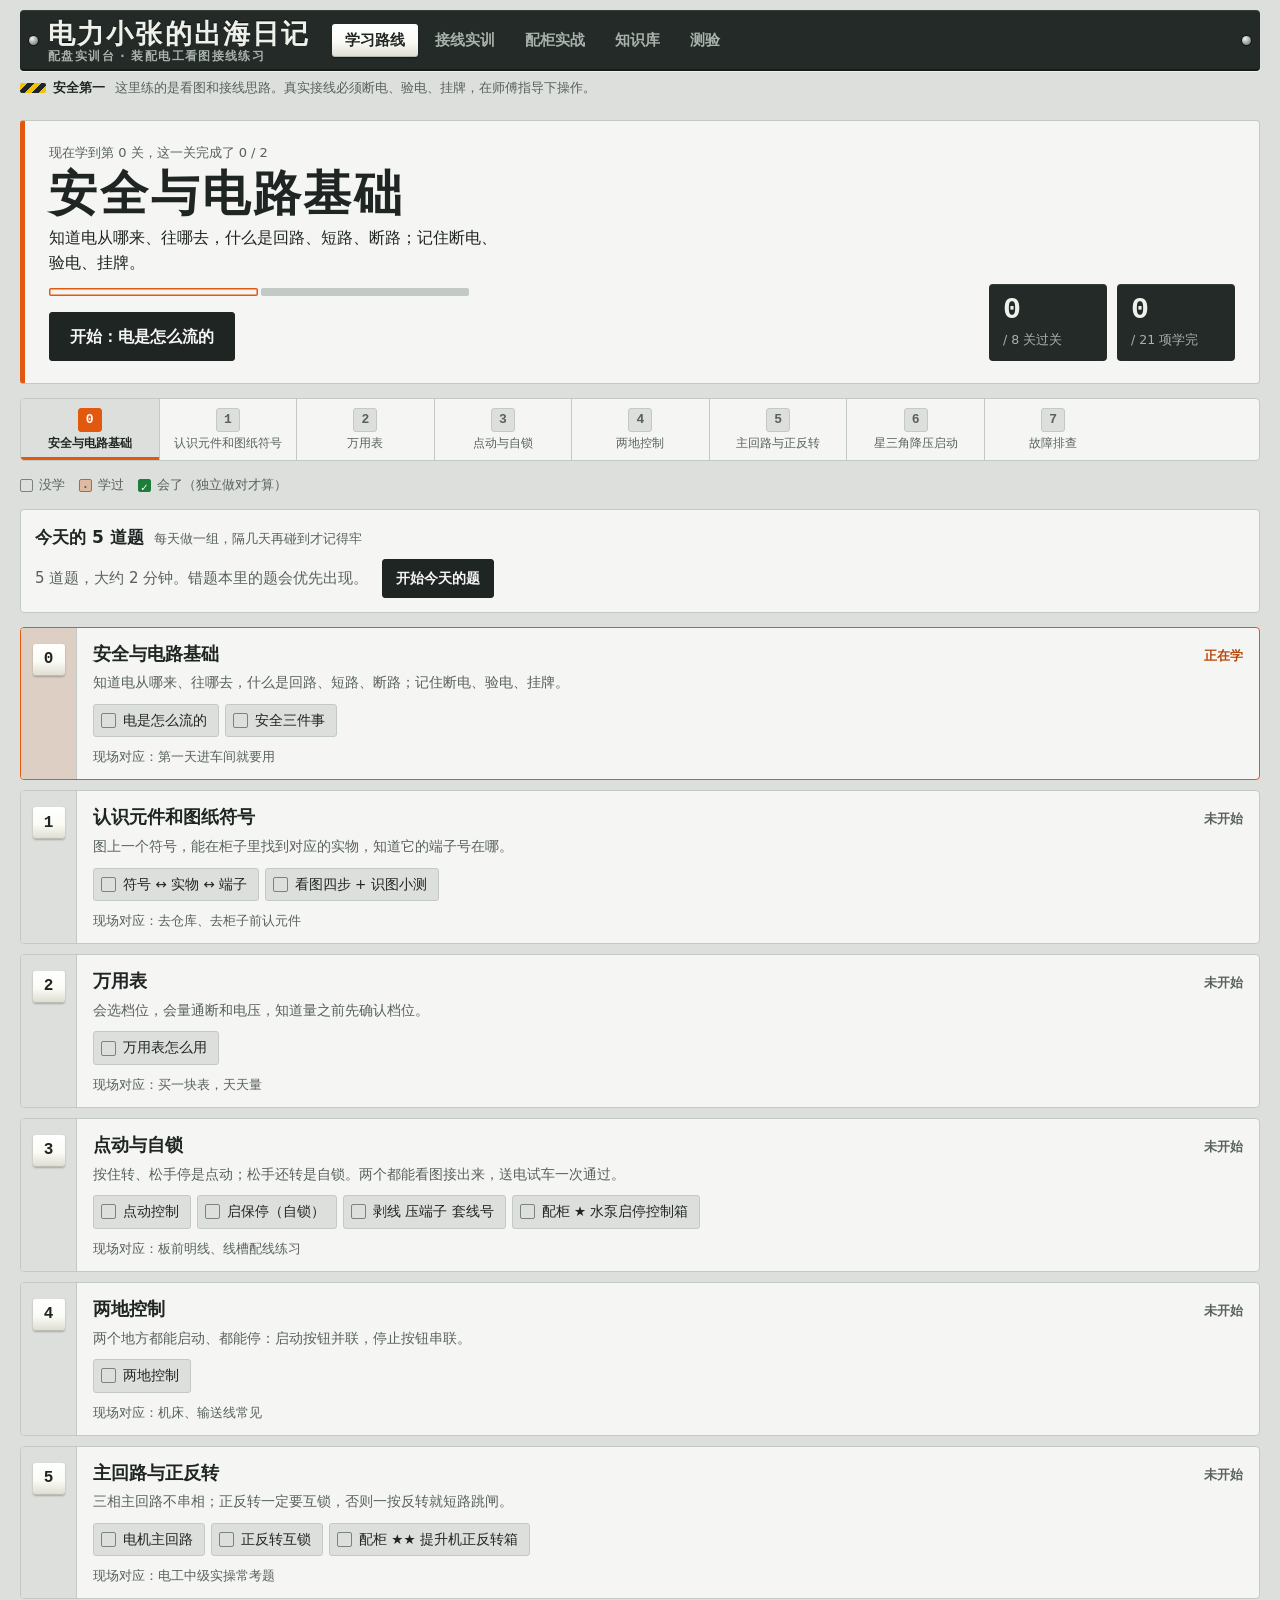
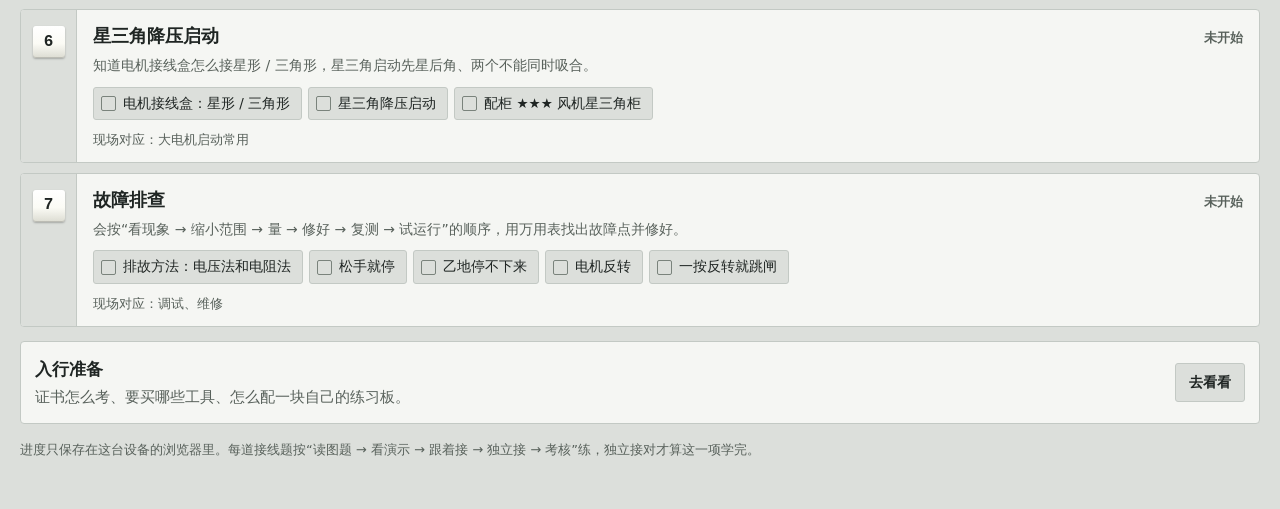
<file: peipan-trainer/index.html>
<!doctype html>
<html lang="zh-CN">
<head>
<meta charset="utf-8">
<meta name="viewport" content="width=device-width, initial-scale=1, viewport-fit=cover">
<title>电力小张的出海日记｜配盘实训台</title>
<link rel="stylesheet" href="css/app.css">
</head>
<body>
<header class="top">
  <div class="plate">
    <span class="rivet l" aria-hidden="true"></span>
    <div class="brand">电力小张的出海日记<small>配盘实训台 · 装配电工看图接线练习</small></div>
    <nav class="nav" id="nav" aria-label="主导航"></nav>
    <span class="rivet r" aria-hidden="true"></span>
  </div>
  <p class="safety"><b>安全第一</b>这里练的是看图和接线思路。真实接线必须断电、验电、挂牌，在师傅指导下操作。</p>
</header>
<main class="wrap" id="pages" style="margin-top:14px"></main>
<script src="js/core.js"></script>
<script src="js/symbols.js"></script>
<script src="js/real.js"></script>
<script src="js/exercises.js"></script>
<script src="js/progress.js"></script>
<script src="js/assist.js"></script>
<script src="js/info.js"></script>
<script src="js/lab-ui.js"></script>
<script src="js/pages-data.js"></script>
<script src="js/build-data.js"></script>
<script src="js/pages.js"></script>
<script src="js/pages-plc.js"></script>
<script src="js/pages-build.js"></script>
<script src="js/lessons.js"></script>
<script src="js/lessons2.js"></script>
<script src="js/lessons3.js"></script>
<script src="js/lessons4.js"></script>
<script src="js/pages-prep.js"></script>
<script src="js/pages-home.js"></script>
<script src="js/app.js"></script>
</body>
</html>
</file>
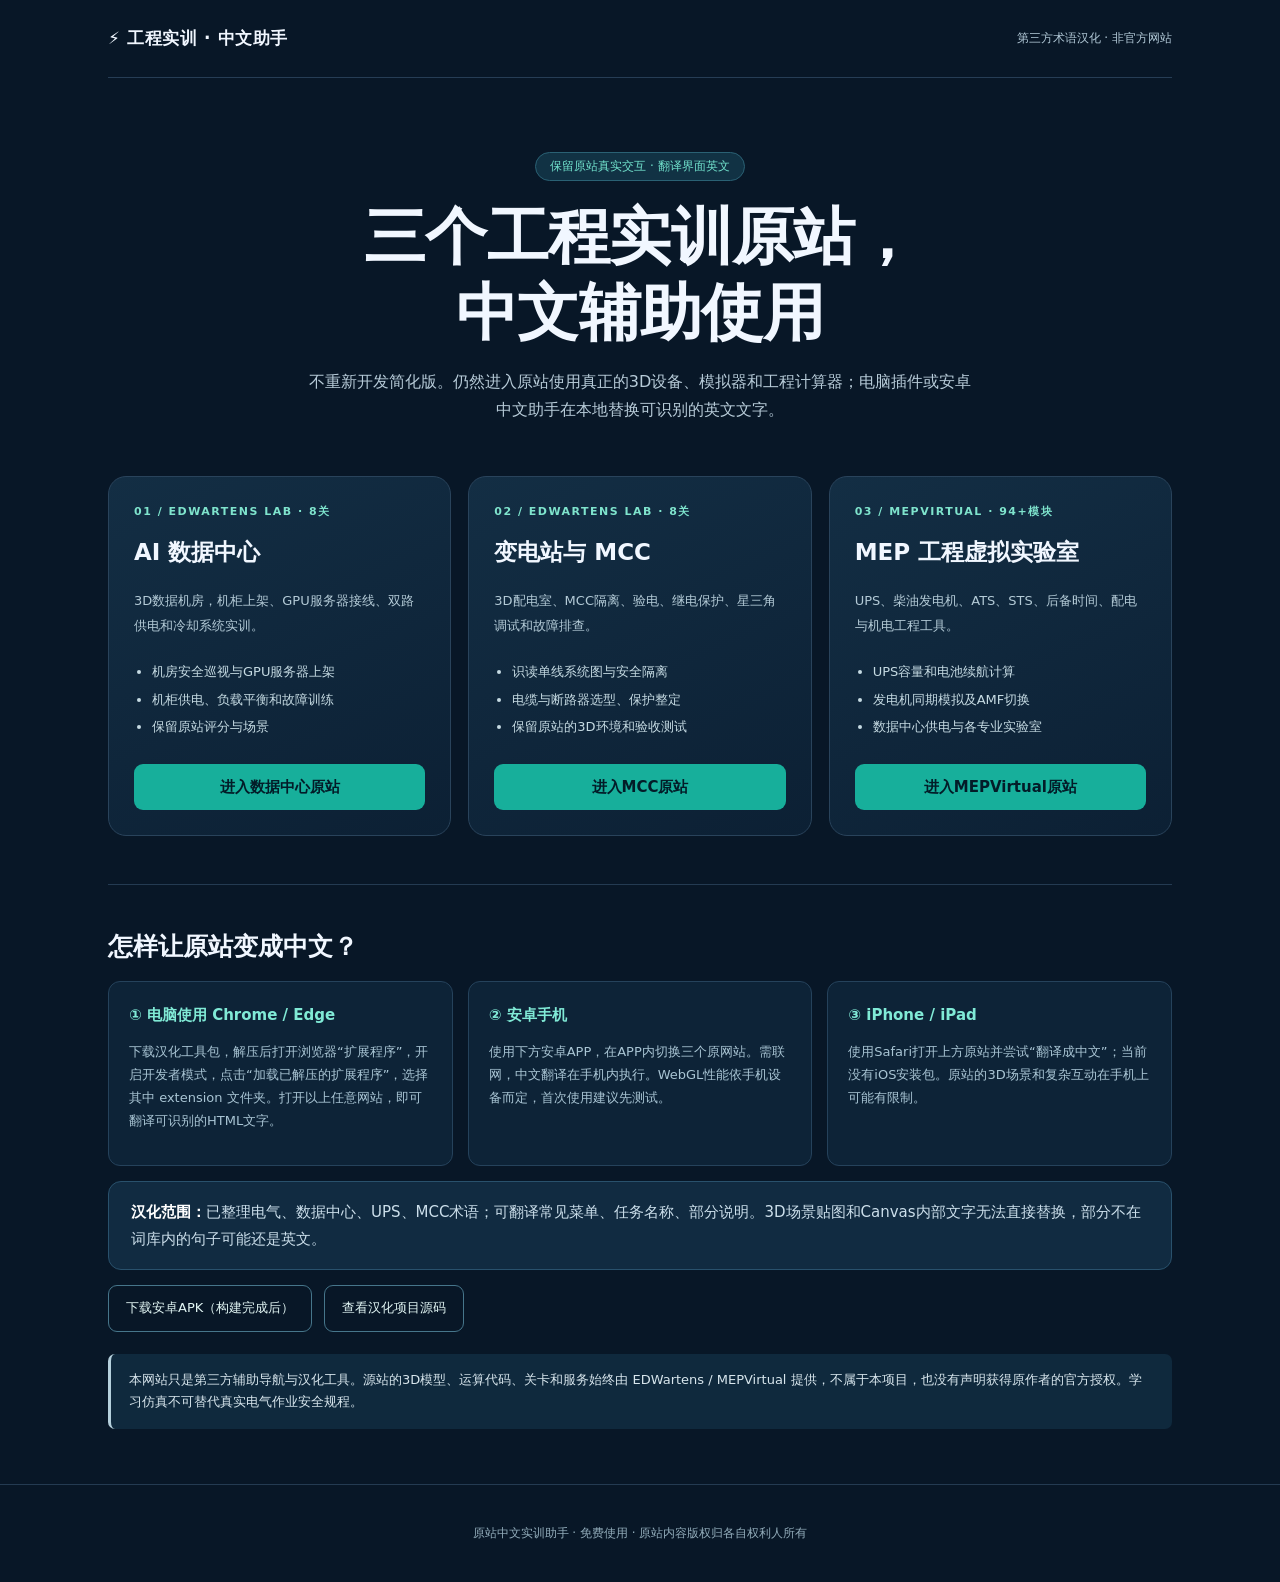
<file: zh-original/index.html>
<!doctype html><html lang="zh-CN"><head><meta charset="utf-8"><meta name="viewport" content="width=device-width,initial-scale=1"><meta name="theme-color" content="#081727"><meta name="description" content="数据中心、变电站MCC和MEPVirtual三个工程实训原站的中文使用入口与术语汉化工具。"><title>工程实训原站 · 中文汉化助手</title><style>*{box-sizing:border-box}html{scroll-behavior:smooth}body{margin:0;background:#081727;color:#f1f7ff;font:15px/1.75 system-ui,-apple-system,"PingFang SC","Microsoft YaHei",sans-serif}a{text-decoration:none;color:inherit}.wrap{max-width:1110px;margin:auto;padding:0 23px}nav{height:78px;display:flex;align-items:center;justify-content:space-between;gap:20px;border-bottom:1px solid #263d55}.logo{font-size:17px;font-weight:800;letter-spacing:.6px}.tiny{font-size:12px;color:#b2c9d7}.hero{padding:74px 0 52px;text-align:center}.eyebrow{display:inline-block;border:1px solid #2a6174;background:#113244;color:#71e1cc;padding:3px 14px;border-radius:40px;font-size:12px}.hero h1{font-size:clamp(32px,6.5vw,62px);line-height:1.22;letter-spacing:-.7px;margin:18px 0}.hero p{max-width:670px;margin:0 auto;color:#b7cbd8;font-size:16px}.grid{display:grid;grid-template-columns:repeat(3,1fr);gap:17px;padding-bottom:48px}.card{background:linear-gradient(155deg,#132e44,#0c2034);border:1px solid #29435b;border-radius:18px;min-height:315px;padding:25px;display:flex;flex-direction:column}.tag{font-size:11px;color:#7fe4cd;font-weight:700;letter-spacing:1.5px}.card h2{font-size:23px;line-height:1.3;margin:16px 0 9px}.card p{font-size:13px;line-height:1.9;color:#b4cbd7}.card ul{margin:4px 0 20px;padding-left:18px;font-size:13px;color:#c6dbe3}.card li{margin:5px 0}.go{background:#17af9b;color:#031c28;border-radius:9px;padding:10px 16px;text-align:center;font-weight:800;display:block;margin-top:auto}.go:hover{background:#42d7b6}.sec{padding:28px 0 55px;border-top:1px solid #243b52}.sec h2{font-size:25px;margin:12px 0}.tip{background:#112b41;border:1px solid #29516c;border-radius:13px;padding:17px 22px;margin:15px 0;color:#ccdfeb}.tip strong{color:white}.step{display:grid;grid-template-columns:1fr 1fr 1fr;gap:15px}.step article{padding:20px;background:#0d2337;border:1px solid #25425b;border-radius:12px}.step b{color:#80ead6}.step p{font-size:13px;color:#a9c5d4}.source{font-size:12px;color:#97b4c6;margin-top:18px;overflow-wrap:anywhere}.foot{padding:38px 0;border-top:1px solid #243b52;text-align:center;color:#92acba;font-size:12px}.box{display:flex;align-items:center;flex-wrap:wrap;gap:12px}.button{display:inline-block;padding:11px 17px;border:1px solid #46768b;border-radius:9px;font-size:13px;color:#e2f6f4}.button:hover{background:#183e50}.alert{border-left:3px solid #b5d0dc;background:#0f293d;border-radius:7px;padding:15px 18px;color:#d8e6ed;font-size:13px}@media(max-width:760px){nav{height:62px}.hero{padding:48px 0 38px}.grid,.step{grid-template-columns:1fr}.card{min-height:auto}.sec{padding:25px 0}.hero p{font-size:14px}}</style></head><body><div class="wrap"><nav><a class="logo" href="./">⚡ 工程实训 · 中文助手</a><span class="tiny">第三方术语汉化 · 非官方网站</span></nav><section class="hero"><span class="eyebrow">保留原站真实交互 · 翻译界面英文</span><h1>三个工程实训原站，<br>中文辅助使用</h1><p>不重新开发简化版。仍然进入原站使用真正的3D设备、模拟器和工程计算器；电脑插件或安卓中文助手在本地替换可识别的英文文字。</p></section><main class="grid"><article class="card"><div class="tag">01 / EDWARTENS LAB · 8关</div><h2>AI 数据中心</h2><p>3D数据机房，机柜上架、GPU服务器接线、双路供电和冷却系统实训。</p><ul><li>机房安全巡视与GPU服务器上架</li><li>机柜供电、负载平衡和故障训练</li><li>保留原站评分与场景</li></ul><a class="go" href="https://lab.edwartens.com/data-centre-simulator" target="_blank" rel="noopener noreferrer">进入数据中心原站</a></article><article class="card"><div class="tag">02 / EDWARTENS LAB · 8关</div><h2>变电站与 MCC</h2><p>3D配电室、MCC隔离、验电、继电保护、星三角调试和故障排查。</p><ul><li>识读单线系统图与安全隔离</li><li>电缆与断路器选型、保护整定</li><li>保留原站的3D环境和验收测试</li></ul><a class="go" href="https://lab.edwartens.com/substation-mcc-simulator" target="_blank" rel="noopener noreferrer">进入MCC原站</a></article><article class="card"><div class="tag">03 / MEPVIRTUAL · 94+模块</div><h2>MEP 工程虚拟实验室</h2><p>UPS、柴油发电机、ATS、STS、后备时间、配电与机电工程工具。</p><ul><li>UPS容量和电池续航计算</li><li>发电机同期模拟及AMF切换</li><li>数据中心供电与各专业实验室</li></ul><a class="go" href="https://mepvirtual.com/" target="_blank" rel="noopener noreferrer">进入MEPVirtual原站</a></article></main><section class="sec"><h2>怎样让原站变成中文？</h2><div class="step"><article><b>① 电脑使用 Chrome / Edge</b><p>下载汉化工具包，解压后打开浏览器“扩展程序”，开启开发者模式，点击“加载已解压的扩展程序”，选择其中 extension 文件夹。打开以上任意网站，即可翻译可识别的HTML文字。</p></article><article><b>② 安卓手机</b><p>使用下方安卓APP，在APP内切换三个原网站。需联网，中文翻译在手机内执行。WebGL性能依手机设备而定，首次使用建议先测试。</p></article><article><b>③ iPhone / iPad</b><p>使用Safari打开上方原站并尝试“翻译成中文”；当前没有iOS安装包。原站的3D场景和复杂互动在手机上可能有限制。</p></article></div><div class="tip"><strong>汉化范围：</strong>已整理电气、数据中心、UPS、MCC术语；可翻译常见菜单、任务名称、部分说明。3D场景贴图和Canvas内部文字无法直接替换，部分不在词库内的句子可能还是英文。</div><div class="box"><a class="button" href="https://github.com/zxwdfgg-tech/-zxwdfgg-tech.github.io/releases/tag/zh-engineering-labs-v1">下载安卓APK（构建完成后）</a><a class="button" href="https://github.com/zxwdfgg-tech/-zxwdfgg-tech.github.io/tree/main/zh-original">查看汉化项目源码</a></div><div class="alert" style="margin-top:22px">本网站只是第三方辅助导航与汉化工具。源站的3D模型、运算代码、关卡和服务始终由 EDWartens / MEPVirtual 提供，不属于本项目，也没有声明获得原作者的官方授权。学习仿真不可替代真实电气作业安全规程。</div></section></div><footer class="foot">原站中文实训助手 · 免费使用 · 原站内容版权归各自权利人所有</footer></body></html>
</file>
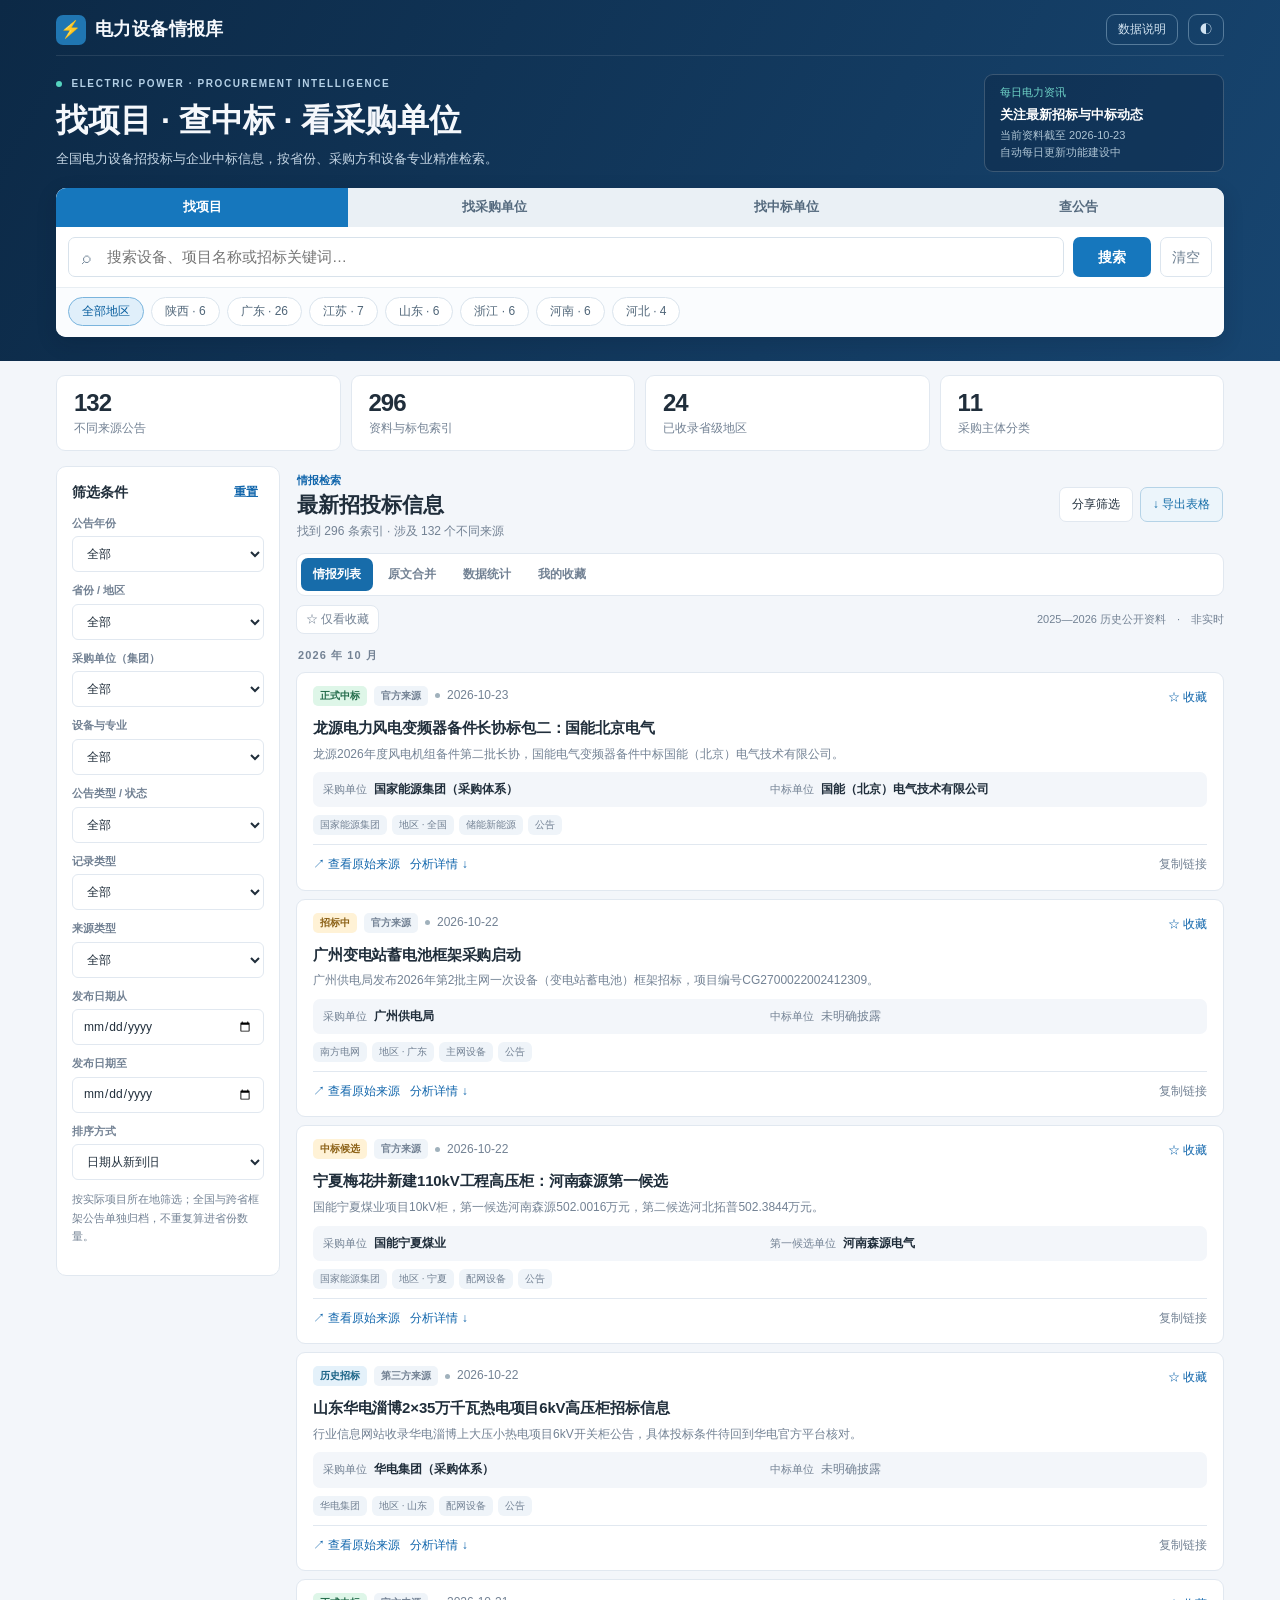
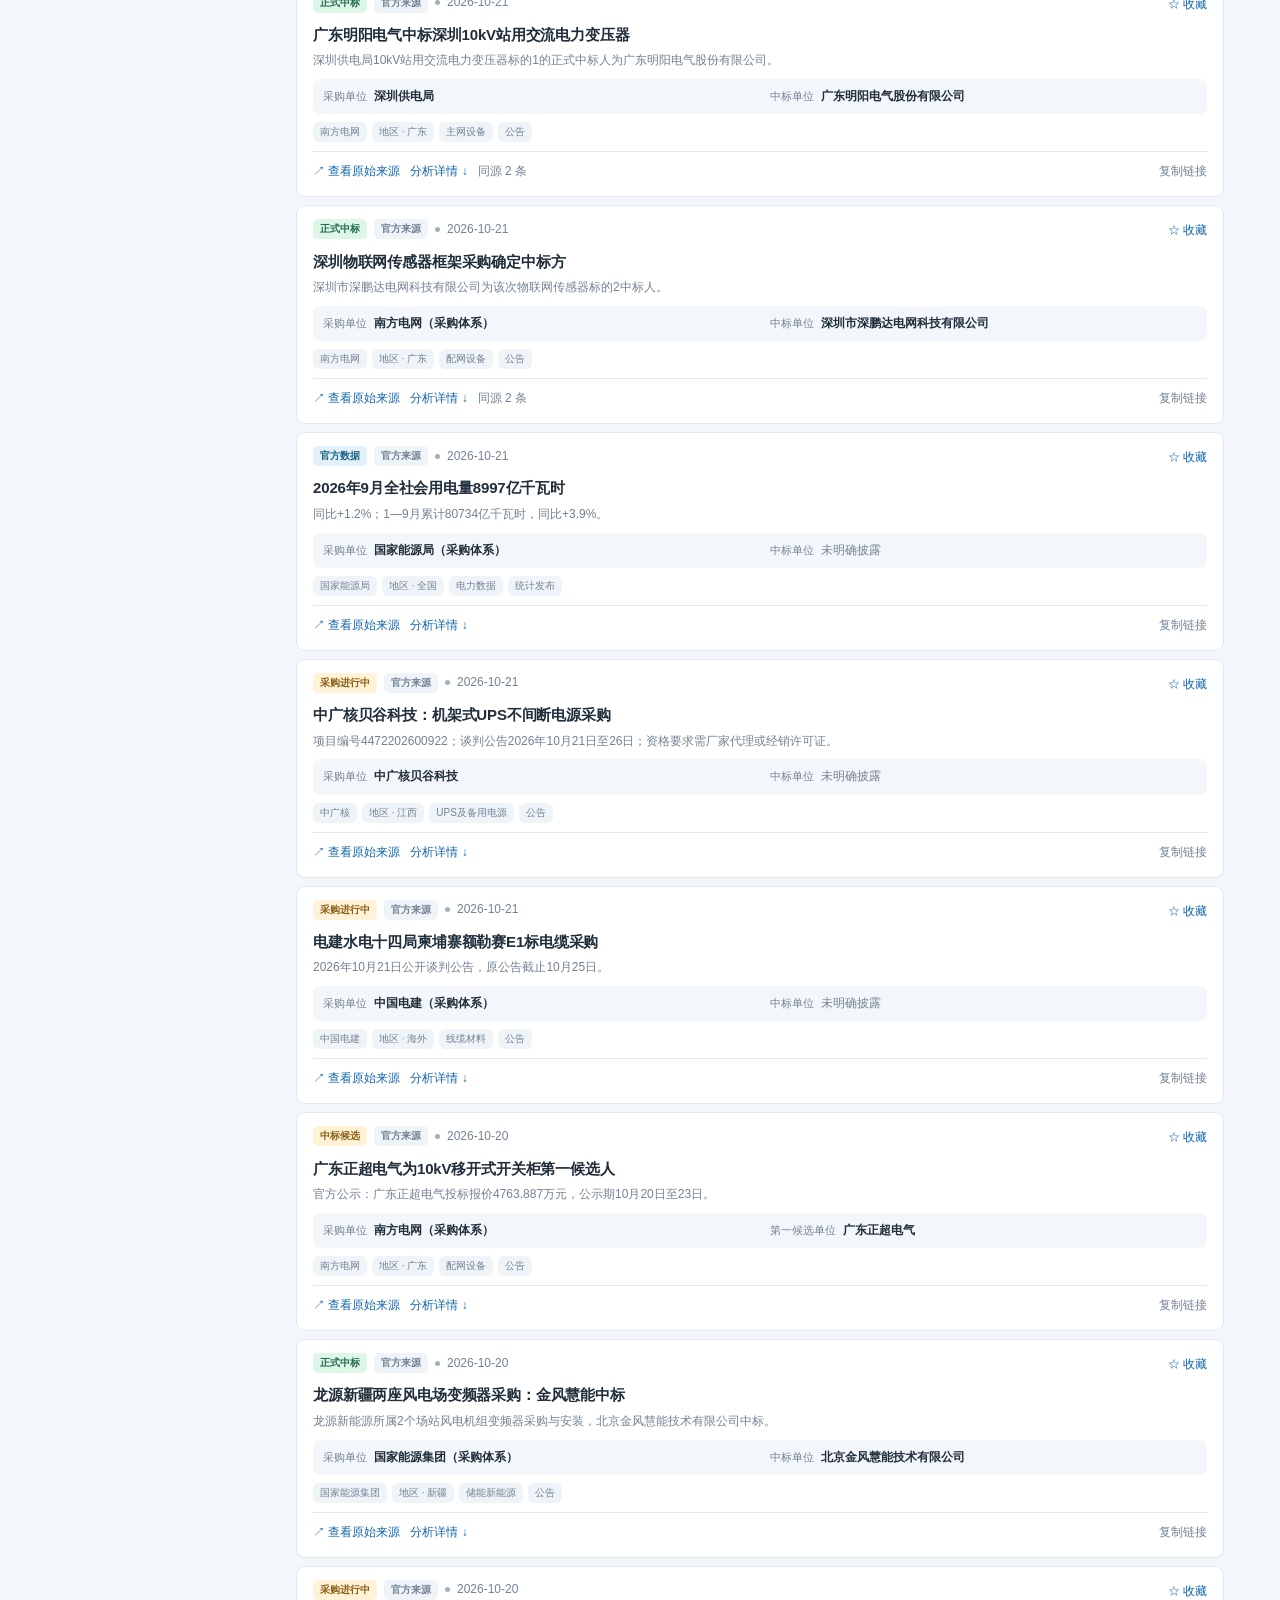
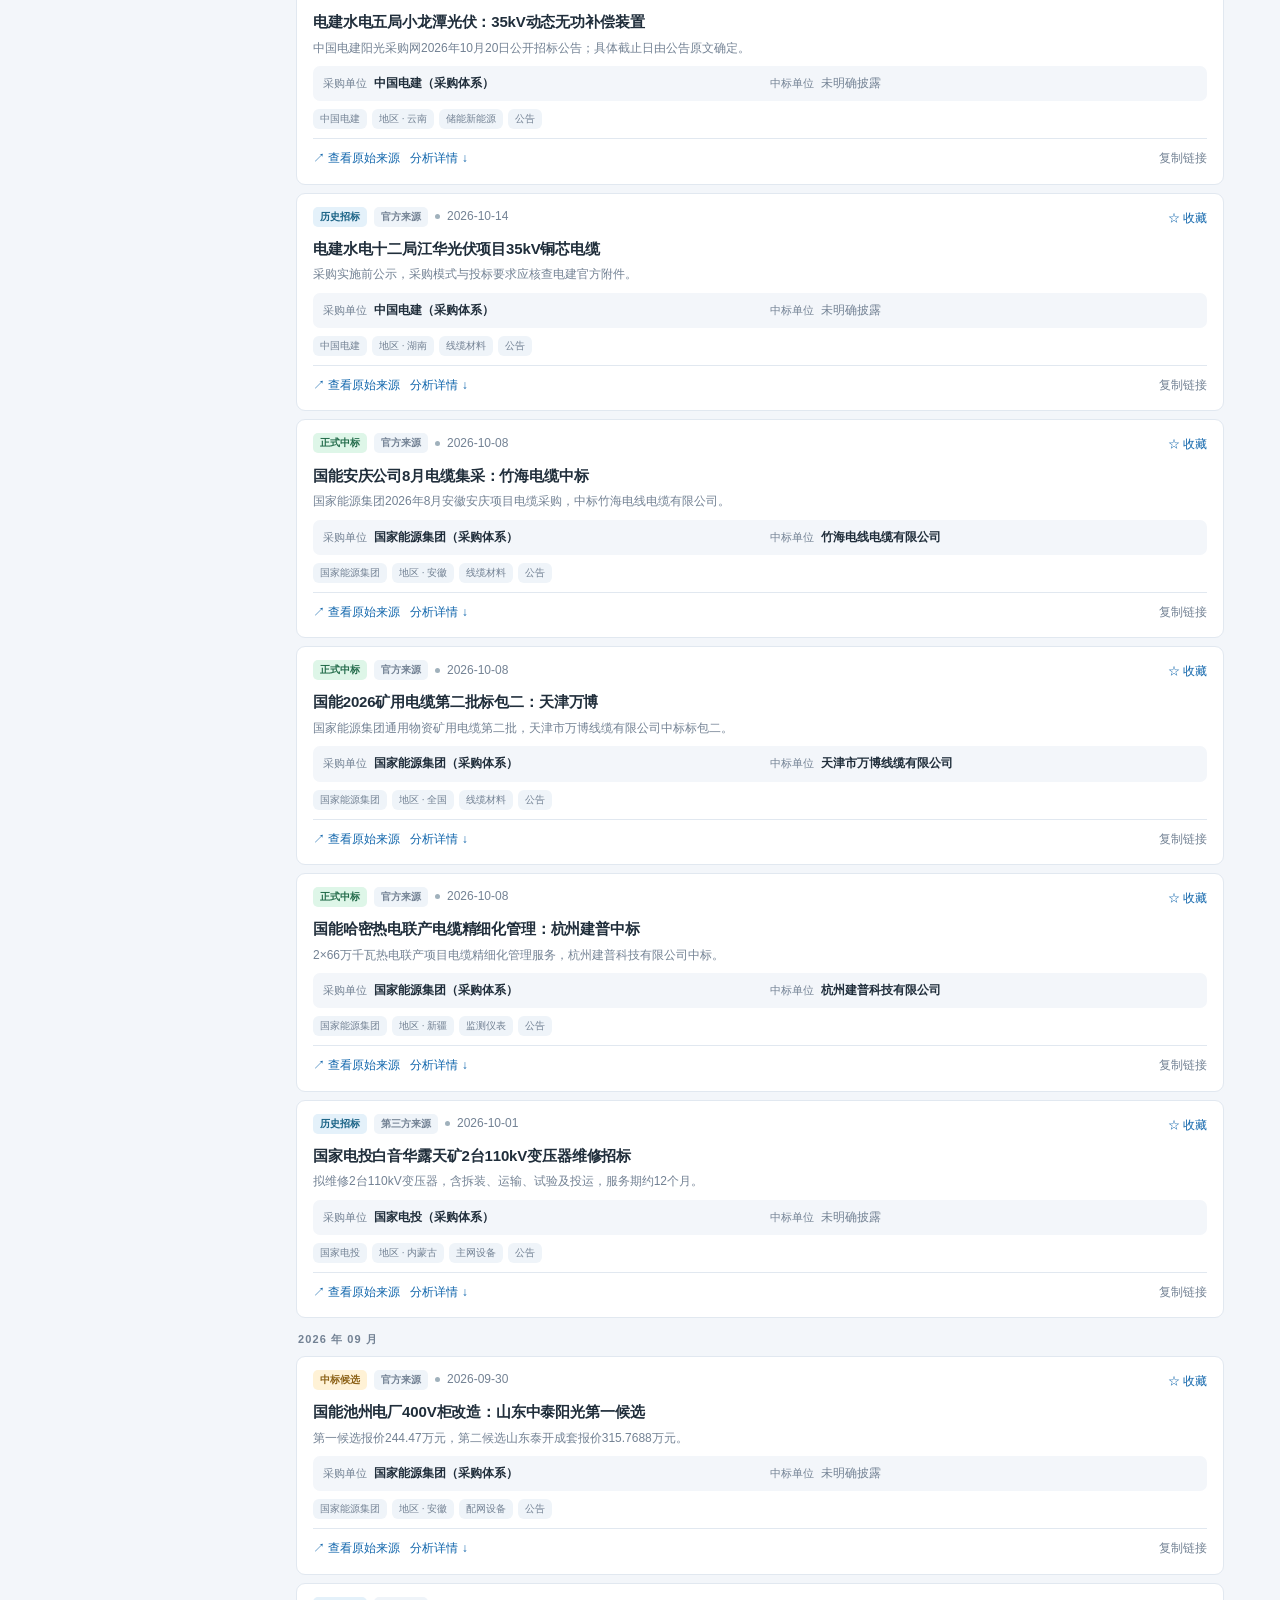
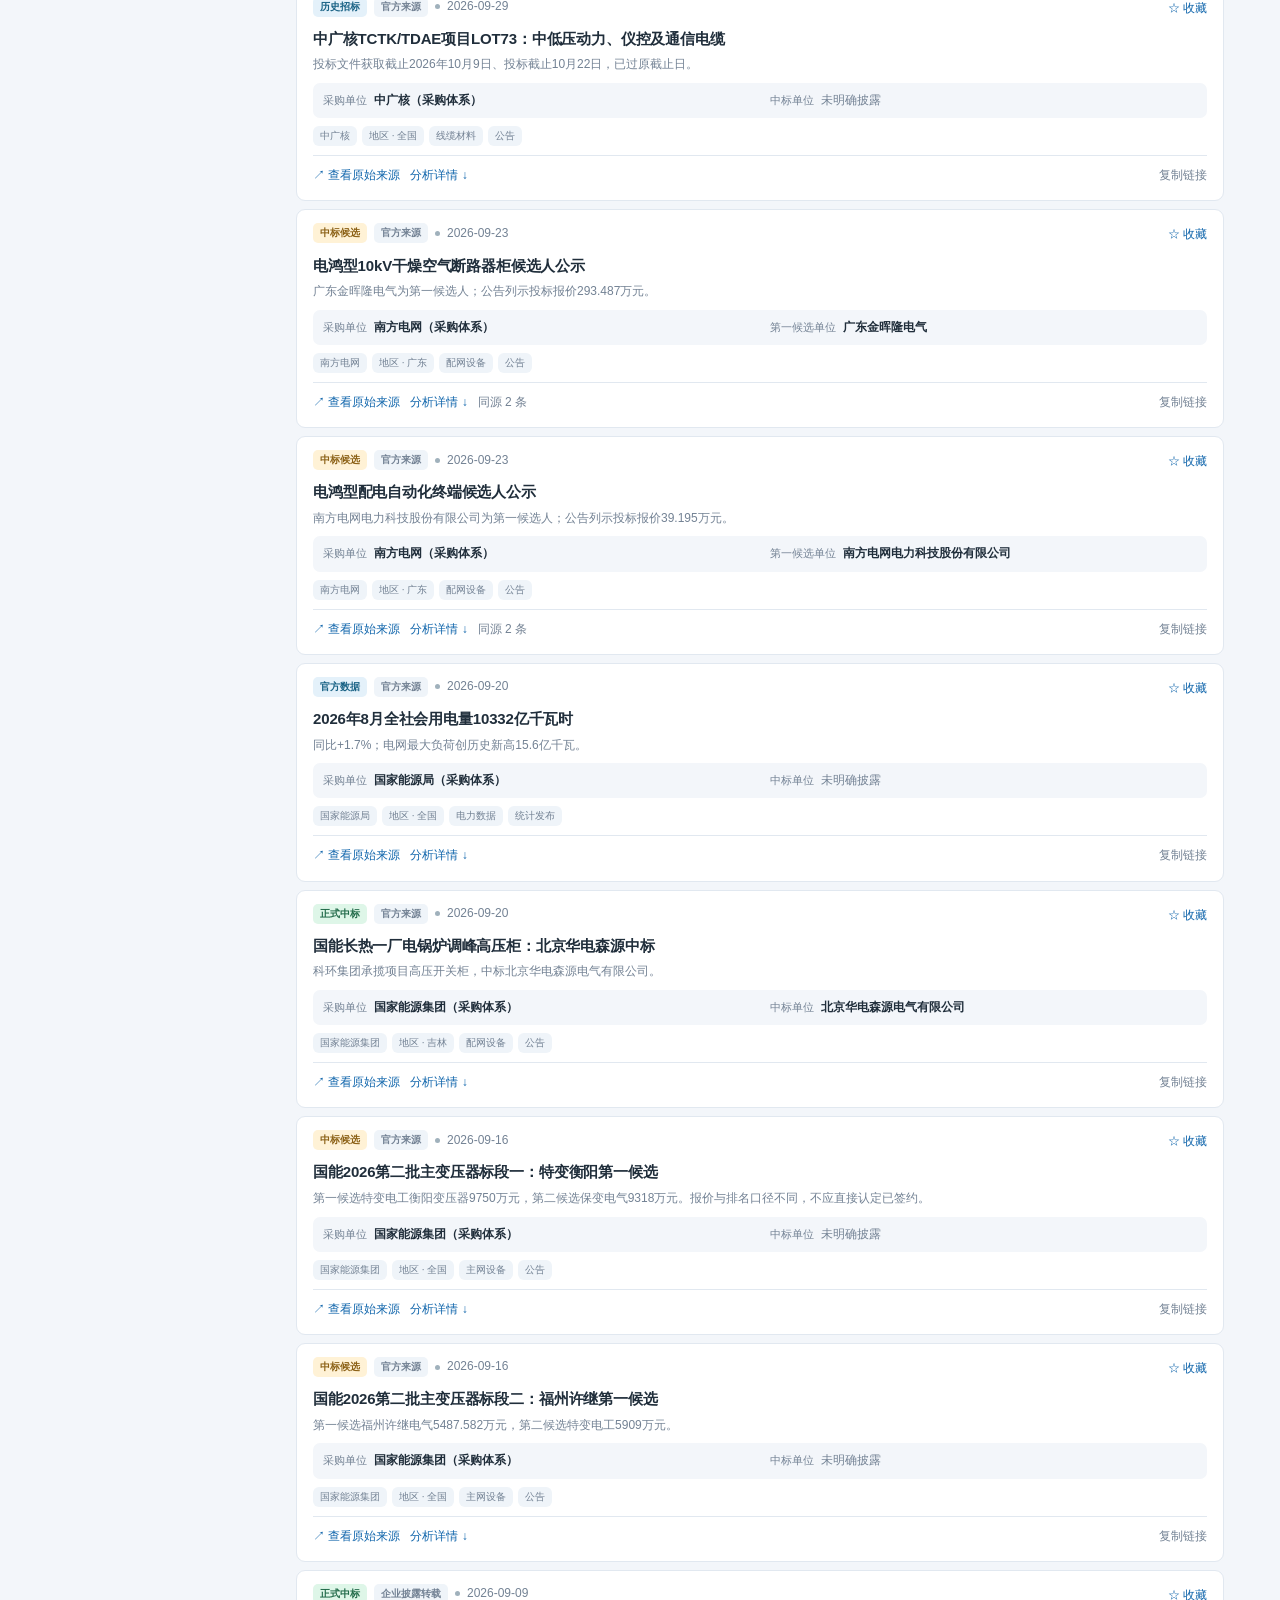
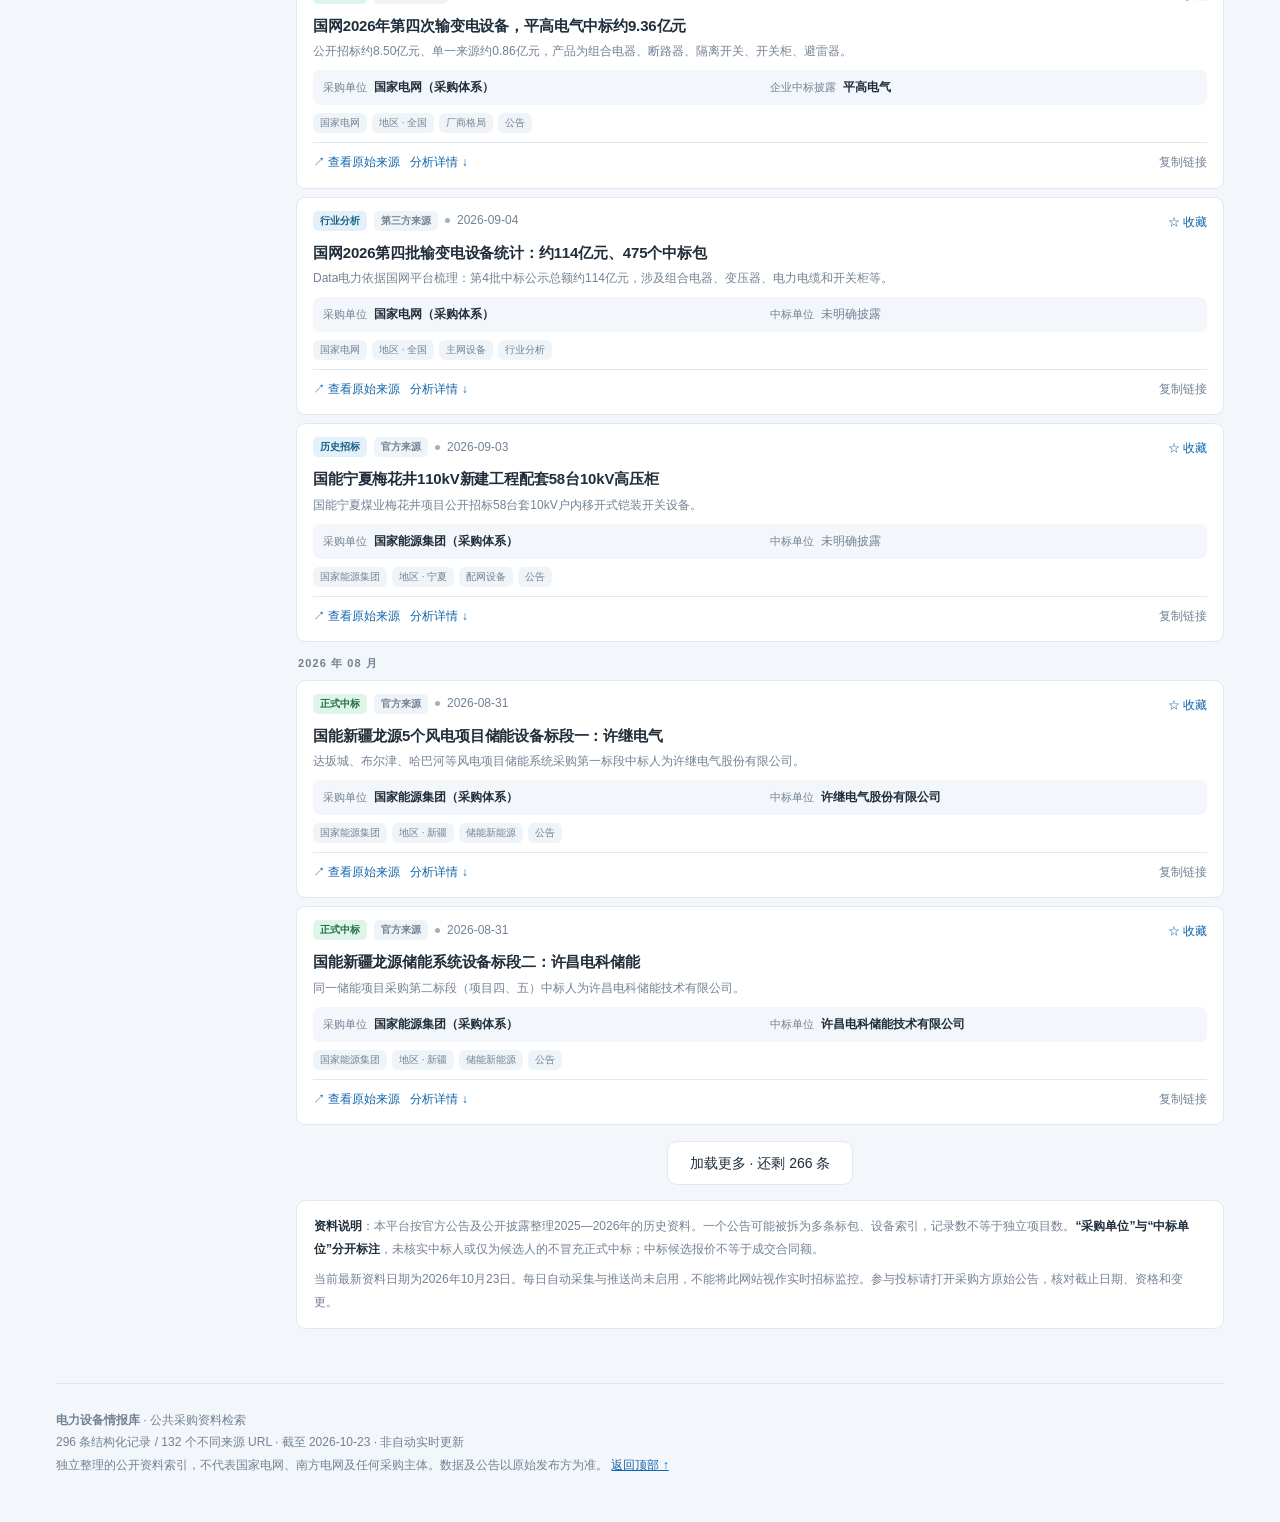
<file: overseas/electric-intel/index.html>
<!doctype html>
<html lang="zh-CN">
<head>
<meta charset="utf-8">
<meta name="viewport" content="width=device-width,initial-scale=1,viewport-fit=cover">
<meta name="theme-color" content="#0c2946">
<title>电力设备招投标情报库｜项目、中标单位与采购单位查询</title>
<meta name="description" content="电力设备招投标情报库，按采购单位、中标单位、省份和设备类型检索2025—2026年历史公开公告，查看原始来源。">
<meta property="og:title" content="电力设备招投标情报库">
<meta property="og:description" content="查项目、找中标单位、找采购单位，按省份检索电力设备公开招投标信息。">
<link rel="stylesheet" href="./style.css">
</head>
<body>
<header class="top" id="top">
 <div class="shell">
  <nav class="nav" aria-label="主导航">
   <a class="brand" href="./"><span class="brandmark" aria-hidden="true">⚡</span><span>电力设备情报库</span></a>
   <div class="nav-right">
    <a class="nav-action" href="#guide">数据说明</a>
    <button class="nav-action" id="theme" type="button" aria-label="切换浅色深色">◐</button>
   </div>
  </nav>
  <div class="hero-compact">
   <div class="hero-left">
    <div class="kicker"><span class="pulse"></span> ELECTRIC POWER · PROCUREMENT INTELLIGENCE</div>
    <h1>找项目 · 查中标 · 看采购单位</h1>
    <p>全国电力设备招投标与企业中标信息，按省份、采购方和设备专业精准检索。</p>
   </div>
   <div class="update-status">
    <span class="update-label">每日电力资讯</span>
    <strong>关注最新招标与中标动态</strong>
    <small>当前资料截至 <time id="meta-date">2026-10-23</time><br>自动每日更新功能建设中</small>
   </div>
  </div>
  <section class="search-panel" id="workspace" aria-label="情报搜索">
   <div class="search-tabs" id="search-tabs" aria-label="选择搜索类型">
    <button type="button" class="active" data-search-mode="project" aria-pressed="true">找项目</button>
    <button type="button" data-search-mode="buyer" aria-pressed="false">找采购单位</button>
    <button type="button" data-search-mode="supplier" aria-pressed="false">找中标单位</button>
    <button type="button" data-search-mode="notice" aria-pressed="false">查公告</button>
   </div>
   <div class="search-main">
    <div class="search-wrap"><span class="search-icon" aria-hidden="true">⌕</span>
     <input class="search" type="search" id="search" aria-label="搜索项目和企业" placeholder="搜索项目名称、设备、企业或关键词…" autocomplete="off">
    </div>
    <button class="search-submit" id="search-submit" type="button">搜索</button>
    <button class="clear" id="reset-main" type="button">清空</button>
   </div>
   <div class="quick-provinces" id="province-tabs" aria-label="常用省份"></div>
  </section>
 </div>
</header>
<div class="shell">
 <section class="summary-bar" aria-label="资料概览">
  <div class="kpi"><strong id="kpi-sources">—</strong><span>不同来源公告</span></div>
  <div class="kpi"><strong id="kpi-records">—</strong><span>资料与标包索引</span></div>
  <div class="kpi"><strong id="kpi-provinces">—</strong><span>已收录省级地区</span></div>
  <div class="kpi"><strong id="kpi-organizations">—</strong><span>采购主体分类</span></div>
 </section>
 <div class="workspace">
  <div class="panes">
   <button type="button" class="mobile-open" id="filters-mobile" aria-controls="filter-panel" aria-expanded="false">筛选条件 · 省份 / 单位 / 日期　⌄</button>
   <aside id="filter-panel" class="filters" aria-label="筛选条件">
    <h2 class="side-title">筛选条件 <button type="button" id="reset-side" class="side-reset">重置</button></h2>
    <div class="filter-block"><label for="filter-year">公告年份</label><select id="filter-year"></select></div>
    <div class="filter-block"><label for="filter-province">省份 / 地区</label><select id="filter-province"></select></div>
    <div class="filter-block"><label for="filter-owner">采购单位（集团）</label><select id="filter-owner"></select></div>
    <div class="filter-block"><label for="filter-cat">设备与专业</label><select id="filter-cat"></select></div>
    <div class="filter-block"><label for="filter-status">公告类型 / 状态</label><select id="filter-status"></select></div>
    <div class="filter-block"><label for="filter-type">记录类型</label><select id="filter-type"></select></div>
    <div class="filter-block"><label for="filter-sourceType">来源类型</label><select id="filter-sourceType"></select></div>
    <div class="filter-block"><label for="filter-start">发布日期从</label><input type="date" id="filter-start" class="search date-control"></div>
    <div class="filter-block"><label for="filter-end">发布日期至</label><input type="date" id="filter-end" class="search date-control"></div>
    <div class="filter-block"><label for="filter-sort">排序方式</label><select id="filter-sort">
     <option value="new">日期从新到旧</option>
     <option value="old">日期从旧到新</option>
     <option value="title">标题排序</option>
    </select></div>
    <p class="filter-note">按实际项目所在地筛选；全国与跨省框架公告单独归档，不重复算进省份数量。</p>
   </aside>
   <main class="main-panel">
    <div class="feed-header">
     <div class="feed-heading"><span class="feed-accent">情报检索</span><h2 id="result-title">最新招投标信息</h2><p id="result-desc">正在载入资料…</p></div>
     <div class="save-actions"><button type="button" class="small-btn" id="share-site">分享筛选</button><button type="button" class="small-btn export" id="export-btn">↓ 导出表格</button></div>
    </div>
    <div class="segment" role="group" aria-label="浏览模式">
     <button type="button" id="mode-items" aria-pressed="true">情报列表</button>
     <button type="button" id="mode-sources" aria-pressed="false">原文合并</button>
     <button type="button" id="mode-insights" aria-pressed="false">数据统计</button>
     <button type="button" id="mode-saved" aria-pressed="false">我的收藏</button>
    </div>
    <div class="utility">
     <div class="util-left"><button type="button" id="current-only" class="pill" aria-pressed="false">☆ 仅看收藏</button><button type="button" id="source-pin" class="pill active" hidden>同源记录 · 清除 ×</button></div>
     <div class="util-right"><span class="coverage-note">2025—2026 历史公开资料　·　非实时</span></div>
    </div>
    <div id="results" aria-label="搜索结果" aria-live="polite"><div class="empty">正在加载资料…</div></div>
    <button type="button" id="more" class="more-button" hidden>查看更多结果</button>
    <section class="disclaimer" id="guide">
     <strong>资料说明</strong>：本平台按官方公告及公开披露整理2025—2026年的历史资料。一个公告可能被拆为多条标包、设备索引，记录数不等于独立项目数。<strong>“采购单位”与“中标单位”分开标注</strong>，未核实中标人或仅为候选人的不冒充正式中标；中标候选报价不等于成交合同额。
     <p>当前最新资料日期为2026年10月23日。每日自动采集与推送尚未启用，不能将此网站视作实时招标监控。参与投标请打开采购方原始公告，核对截止日期、资格和变更。</p>
    </section>
   </main>
  </div>
 </div>
 <footer class="footer"><strong>电力设备情报库</strong> · 公共采购资料检索
  <div id="data-footnote">资料正在加载</div>
  <div>独立整理的公开资料索引，不代表国家电网、南方电网及任何采购主体。数据及公告以原始发布方为准。 <a href="#top">返回顶部 ↑</a></div>
 </footer>
</div>
<div id="toast" class="toast" role="status"></div>
<script src="./data.js"></script>
<script src="./expansion.js"></script>
<script src="./province-data.js"></script>
<script src="./app.js"></script>
</body>
</html>
</file>
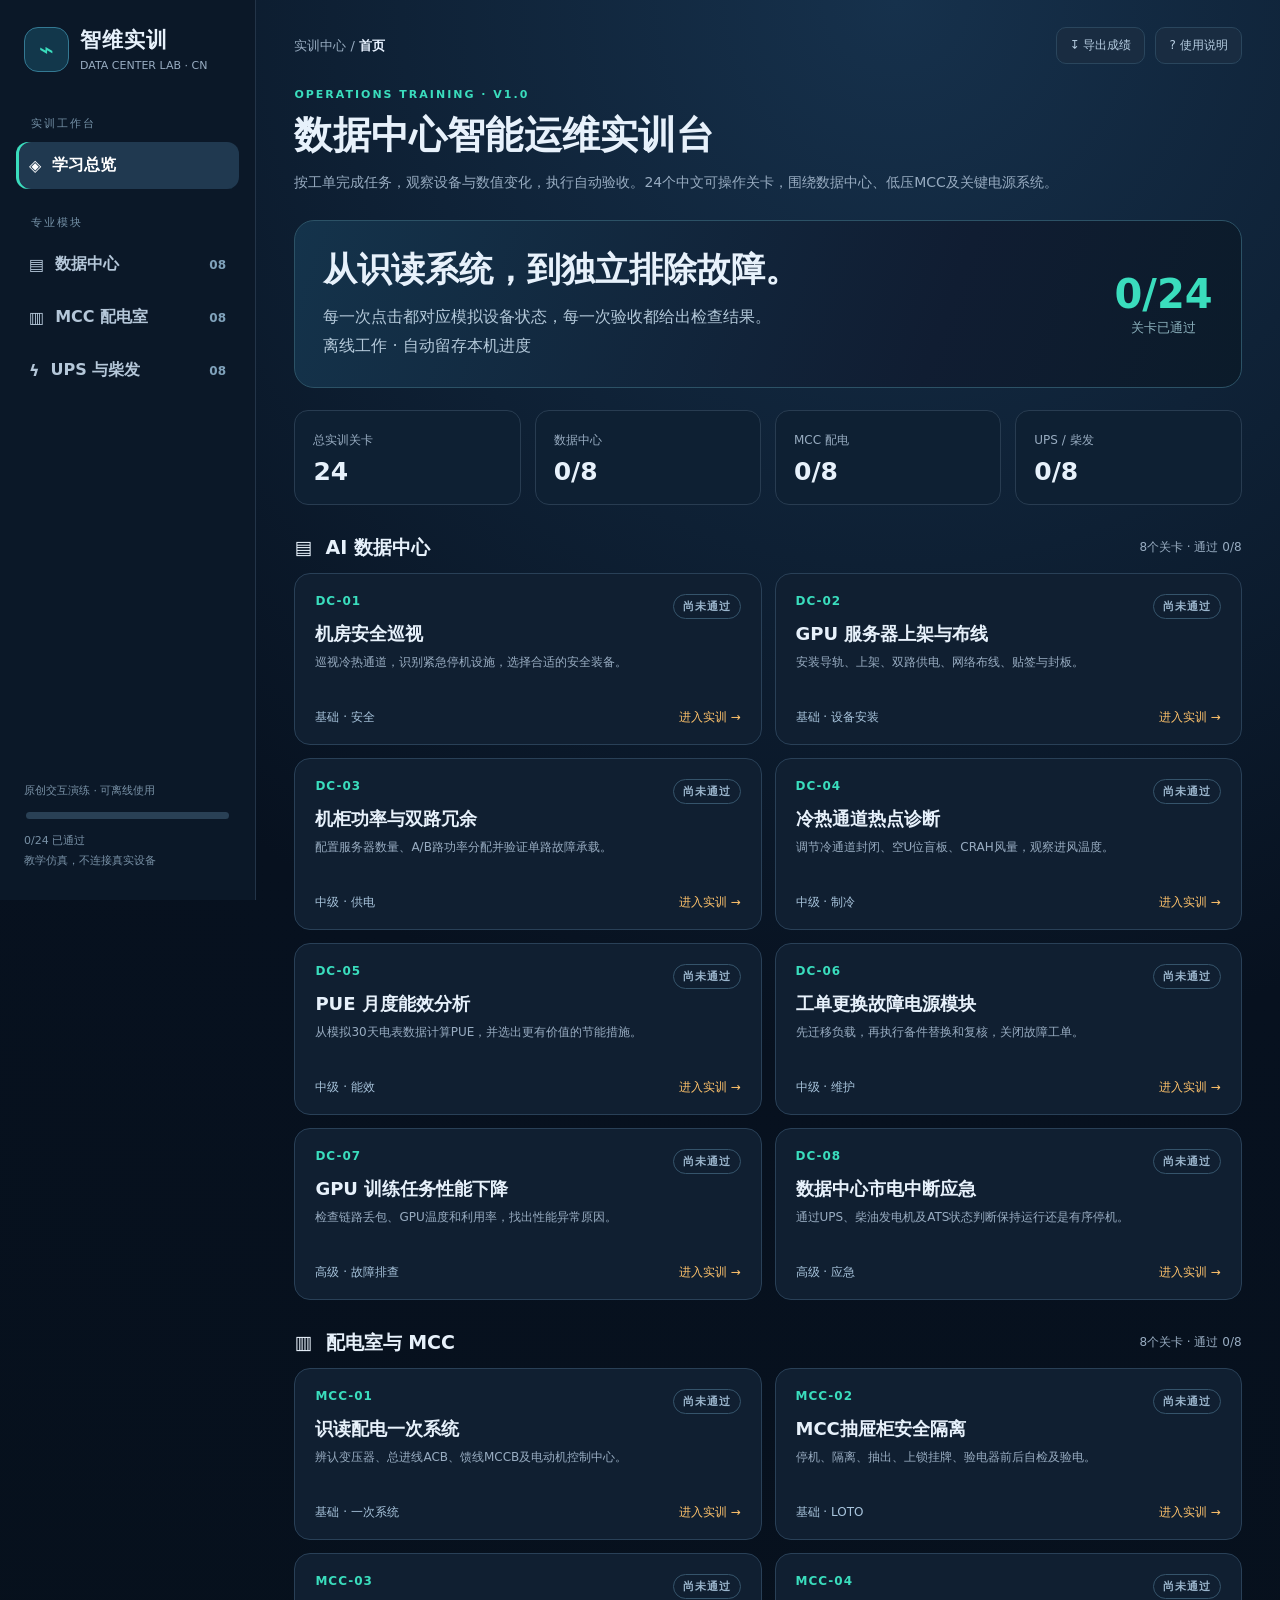
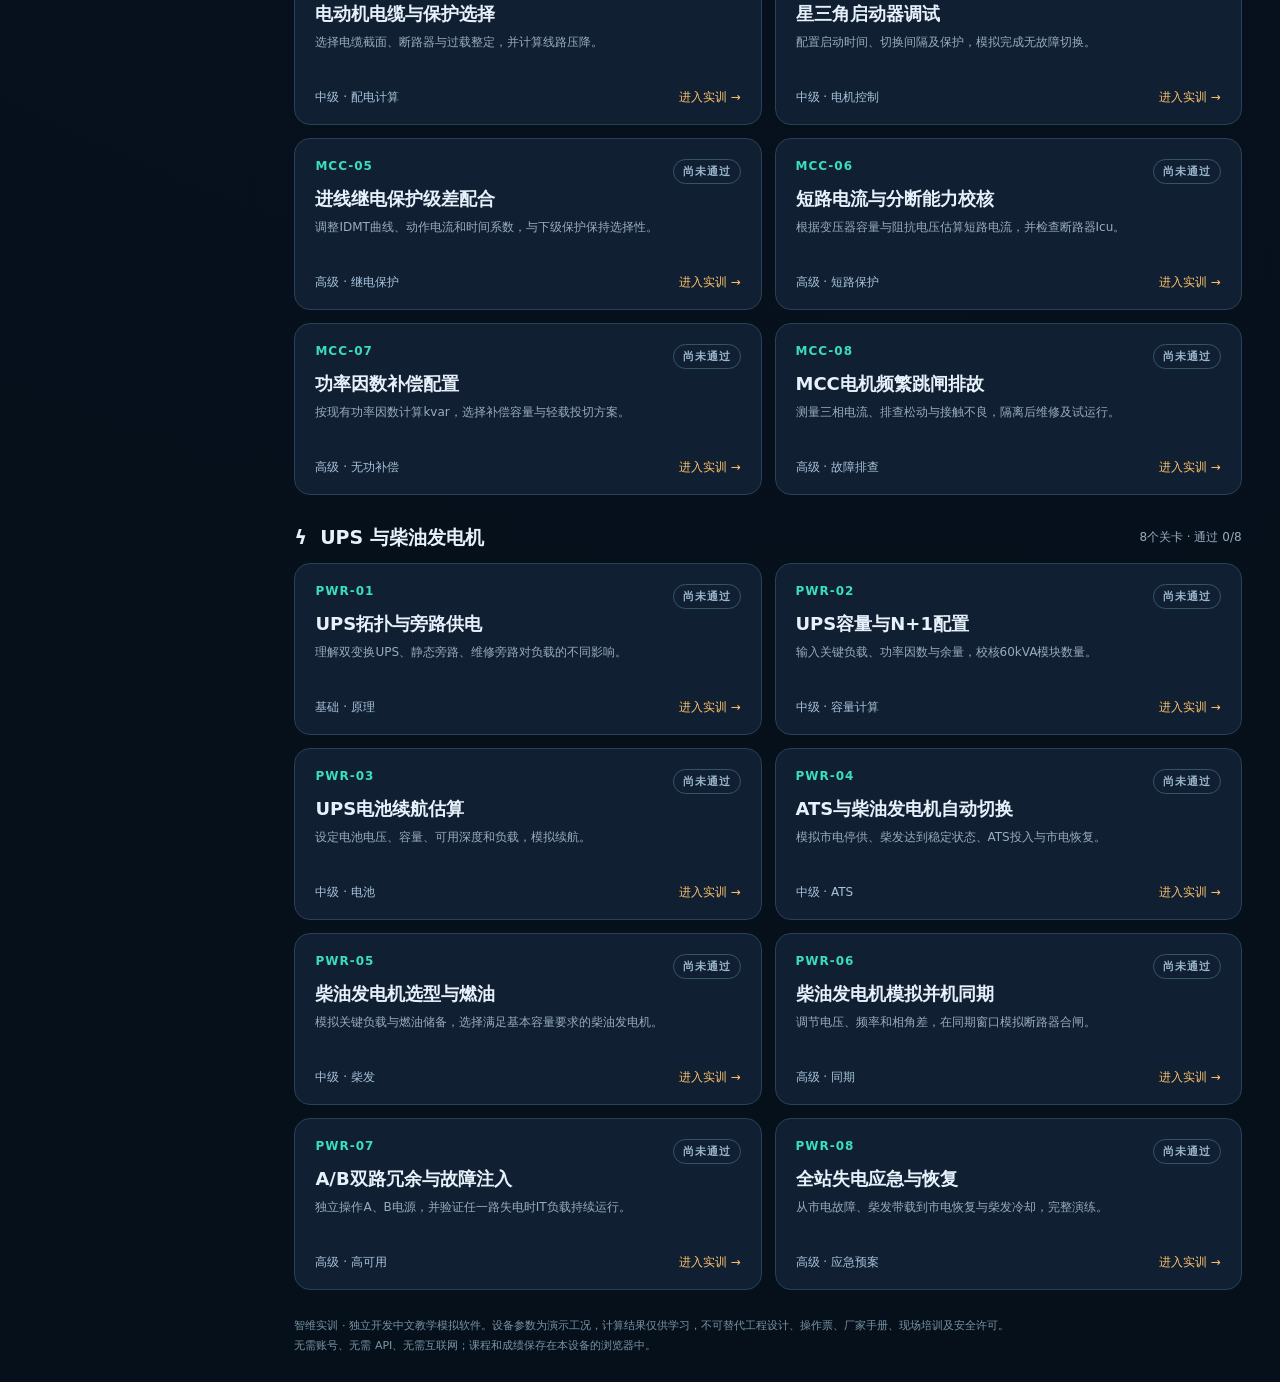
<file: idc-android/app/src/main/assets/index.html>
<!doctype html><html lang="zh-CN"><head><meta charset="UTF-8"/><meta name="viewport" content="width=device-width,initial-scale=1,viewport-fit=cover"/><meta name="theme-color" content="#071425"/><meta name="description" content="独立开发的离线数据中心、MCC配电室、UPS柴发互动仿真练习软件。"/><link rel="manifest" href="manifest.webmanifest"/><link rel="icon" type="image/svg+xml" href="icon.svg"/><title>智维实训 · 数据中心运维模拟器</title>
<style>
:root{--bg:#07111f;--pane:#101e30;--pane2:#14253a;--line:#273a51;--muted:#98acc1;--text:#e7f1fb;--teal:#3addbd;--blue:#6aa5ff;--amber:#ffc36b;--red:#ff7889;--shadow:0 20px 70px #01091680;font-family:system-ui,-apple-system,"PingFang SC","Microsoft Yahei",sans-serif;color-scheme:dark}
*{box-sizing:border-box}body{margin:0;background:radial-gradient(circle at 70% 0%,#16314c 0,#07111f 34%,#06101a 90%);color:var(--text);min-height:100vh}button,input,select{font:inherit}button{cursor:pointer}a{color:var(--blue)}.app{display:grid;grid-template-columns:256px minmax(0,1fr);min-height:100vh}.sidebar{background:#0b1828;border-right:1px solid #233448;padding:24px 16px;position:sticky;top:0;height:100vh;display:flex;flex-direction:column;overflow:auto}.brand{display:flex;gap:11px;align-items:center;padding:2px 8px 20px}.brand-icon{font-size:25px;width:45px;height:45px;display:grid;place-items:center;border:1px solid #347993;background:#12374b;border-radius:14px;color:var(--teal)}.brand strong{display:block;font-size:21px;letter-spacing:1px}.brand small{color:var(--muted);font-size:11px}.nav-title{font-size:11px;letter-spacing:2px;color:#7591a7;padding:23px 15px 8px}.nav-btn{display:flex;align-items:center;gap:11px;width:100%;border:0;background:transparent;color:#b5c7d9;padding:13px;border-radius:12px;text-align:left;margin:3px 0;font-weight:600}.nav-btn:hover,.nav-btn.active{background:#203950;color:#fff}.nav-btn.active{box-shadow:inset 3px 0 var(--teal)}.nav-count{margin-left:auto;font-size:12px;color:#80a2bb}.sidebar-bottom{margin-top:auto;padding:15px 8px 5px;color:#7890a5;font-size:11px;line-height:1.8}.sidebar-progress{height:7px;background:#294055;border-radius:20px;margin:12px 2px;overflow:hidden}.sidebar-progress i{display:block;height:100%;background:linear-gradient(90deg,#41a8d2,var(--teal));width:0}.main{padding:27px clamp(15px,3vw,44px);max-width:1640px;width:100%;margin:auto}.top{display:flex;justify-content:space-between;align-items:center;gap:15px;margin-bottom:24px}.crumb{color:var(--muted);font-size:13px}.crumb b{color:#e8f2ff}.top-actions{display:flex;gap:10px;align-items:center}.mini-btn{background:#192c41;color:#b6cde1;border:1px solid #2a465d;padding:9px 13px;border-radius:10px;font-size:12px}.mini-btn:hover{background:#2a4661}.headline{margin:0 0 9px;font-size:clamp(25px,3vw,40px);letter-spacing:.2px}.subline{font-size:14px;color:var(--muted);line-height:1.8;max-width:900px;margin:0 0 25px}.eyebrow{color:var(--teal);letter-spacing:2px;font-size:11px;font-weight:700;margin-bottom:9px}.hero{border:1px solid #2c5266;background:linear-gradient(110deg,#14334b,#101d32 68%,#0b1b2a);border-radius:20px;padding:26px 28px;margin-bottom:22px;display:flex;align-items:center;gap:20px;justify-content:space-between}.hero strong{font-size:clamp(24px,3vw,34px)}.hero p{color:#b3c8d9;margin:10px 0 0;line-height:1.8}.hero-stat{font-size:40px;font-weight:800;color:var(--teal);font-variant-numeric:tabular-nums}.stats{display:grid;grid-template-columns:repeat(4,minmax(0,1fr));gap:14px;margin:20px 0}.stat{background:#0e2033;border:1px solid #283c51;border-radius:14px;padding:18px}.stat span{font-size:12px;color:var(--muted)}.stat strong{display:block;font-size:25px;margin:8px 0 0}.group-title{display:flex;align-items:center;justify-content:space-between;margin:30px 0 12px;gap:14px}.group-title h2{font-size:19px;margin:0}.group-title span{font-size:12px;color:var(--muted)}.level-grid{display:grid;grid-template-columns:repeat(2,minmax(0,1fr));gap:13px}.level-card{border:1px solid #294057;background:#101f31;padding:20px 20px 18px;border-radius:16px;cursor:pointer;transition:transform .15s,border-color .15s;min-width:0}.level-card:hover{border-color:#5ab9b3;transform:translateY(-2px)}.level-card .code{font-size:12px;color:var(--teal);font-weight:800;letter-spacing:1px}.level-card .status{float:right;font-size:11px;border:1px solid #35546b;color:#9cb7ce;border-radius:50px;padding:4px 9px}.level-card .status.done{color:var(--teal);border-color:#316f65;background:#153932}.level-card h3{font-size:18px;margin:14px 0 6px}.level-card p{color:var(--muted);font-size:12px;line-height:1.7;margin:0;min-height:42px}.level-card footer{display:flex;align-items:center;justify-content:space-between;margin-top:15px;font-size:12px;color:#a8c4dc}.level-card footer em{font-style:normal;color:var(--amber)}.work-head{display:flex;align-items:flex-start;justify-content:space-between;gap:20px;margin-bottom:19px}.work-head h1{font-size:clamp(24px,2.6vw,34px);margin:5px 0}.pill{display:inline-flex;border:1px solid #3d5d70;background:#142e40;border-radius:25px;font-size:11px;padding:6px 11px;color:#9ed1e2}.workspace{display:grid;grid-template-columns:minmax(0,1.38fr) minmax(310px,.95fr);gap:17px;align-items:start}.panel{border:1px solid #2a4056;background:#101e30;border-radius:17px;overflow:hidden;box-shadow:0 12px 50px #01091615}.panel-head{padding:16px 18px;border-bottom:1px solid #28394d;display:flex;align-items:center;justify-content:space-between;gap:10px}.panel-head h2{font-size:15px;margin:0}.hint-label{font-size:11px;color:#8aa8bb}.viewport{height:clamp(250px,30vw,420px);background:radial-gradient(circle at 40% 10%,#1e4661,#09182c 70%);position:relative;overflow:hidden}.scene-container{width:100%;height:100%;position:relative;transition:transform .3s}.scene-svg{width:100%;height:100%;display:block}.scene-svg .power-flow{stroke-dasharray:7 9;animation:flow 2s linear infinite}.scene-svg .blink{animation:blink 1.4s ease-in-out infinite}@keyframes flow{to{stroke-dashoffset:-64}}@keyframes blink{50%{opacity:.24}}.scene-meta{position:absolute;left:18px;top:15px;background:#071826d9;border:1px solid #355369;border-radius:9px;padding:8px 12px;font-size:11px;color:#cce5f5;line-height:1.8}.scene-meta b{color:var(--teal)}.scene-tools{position:absolute;bottom:14px;right:14px;display:flex;gap:8px}.scene-tools button{background:#0b1f31df;border:1px solid #34546a;color:#bcdaec;font-size:12px;border-radius:9px;padding:8px 12px}.telemetry{display:grid;grid-template-columns:repeat(4,minmax(0,1fr));gap:1px;background:#294054;border-top:1px solid #294054}.meter{padding:14px 12px;background:#102237;text-align:center}.meter b{display:block;font-size:20px;white-space:nowrap}.meter span{display:block;font-size:10px;color:#98b0c6;margin-top:5px}.meter.ok b{color:var(--teal)}.meter.warn b{color:var(--amber)}.meter.bad b{color:var(--red)}.ticket{padding:19px 20px;background:#132942;border-bottom:1px solid #294559}.ticket .tickethead{display:flex;align-items:center;justify-content:space-between;color:#8ab7d6;font-size:11px;letter-spacing:1px}.ticket h3{margin:10px 0;font-size:18px}.ticket p{font-size:12px;line-height:1.85;color:#bbd0e0;margin:0}.controls{padding:16px 18px 6px}.controls h3,.checks h3{font-size:14px;margin:0 0 14px;color:#dfedfb}.control{border:1px solid #284258;background:#10283c;padding:12px;border-radius:12px;margin:0 0 11px}.control-label{display:flex;justify-content:space-between;align-items:center;font-size:12px;color:#c5d9e9;margin-bottom:10px;gap:8px}.control-label b{color:var(--teal)}.control input[type=range]{width:100%;accent-color:#3ddbc2}.control select,.control input[type=number]{width:100%;padding:9px 11px;border-radius:8px;background:#091a29;color:#ebf5ff;border:1px solid #3a5b70;font-size:13px}.buttons{display:flex;gap:7px;flex-wrap:wrap}.choice{background:#172d42;border:1px solid #3b5266;border-radius:9px;padding:9px 11px;color:#bdd0df;font-size:12px}.choice.sel{background:#195c5d;color:#c2fff0;border-color:#3dd4b6}.choice:hover{border-color:#55cbbb}.checks{padding:0 18px 16px}.check-row{display:flex;align-items:flex-start;gap:10px;padding:8px 3px;font-size:12px;color:#a9bfd2;border-bottom:1px solid #23384b;line-height:1.5}.check-row span:first-child{flex:0 0 auto;color:#65849f}.check-row.good span:first-child,.check-row.good{color:var(--teal)}.check-row.bad span:first-child{color:var(--amber)}.check-row small{display:block;color:#9bb4c8;margin-top:3px}.actions{display:flex;gap:10px;padding:16px 18px;border-top:1px solid #2b4154}.primary{border:0;background:linear-gradient(100deg,#29d6bc,#50b7f1);color:#061c27;font-weight:800;padding:12px 20px;border-radius:10px;flex:1}.primary:hover{filter:brightness(1.08)}.secondary{background:#21374a;border:1px solid #405b70;color:#d5e8f6;border-radius:10px;padding:11px 14px}.log{padding:0 18px 18px}.log h3{font-size:12px;color:#a3bbce;margin:12px 0}.log-line{font-size:11px;color:#8fa9bd;border-left:2px solid #326d7c;padding:5px 0 5px 9px;margin:6px 0;line-height:1.6}.result{margin:12px 18px 17px;border-radius:10px;padding:13px;font-size:12px;line-height:1.75}.result.success{background:#123b35;color:#98f5dd;border:1px solid #267d69}.result.fail{background:#3b3020;color:#fbd4a3;border:1px solid #8a693a}.note{margin:20px 0;color:#879daf;font-size:11px;line-height:1.8}.calc{display:grid;grid-template-columns:1fr 1fr;gap:8px;padding:4px 0}.calc-item{border:1px solid #315069;background:#0b2234;border-radius:10px;padding:10px;font-size:11px;color:#a5bfd4}.calc-item b{display:block;color:#e6f7ff;font-size:17px;margin-top:4px}.step-current{border:1px solid #476d7c;color:#c4e9ea;background:#143443;padding:12px;border-radius:9px;margin:8px 0;font-size:12px;line-height:1.8}.step-current b{color:var(--amber)}.step-btn{width:100%;text-align:left;margin-bottom:8px}.step-btn:disabled{opacity:.5;cursor:not-allowed}.toast{position:fixed;bottom:24px;left:50%;transform:translateX(-50%);background:#102a3c;border:1px solid #44768d;border-radius:11px;padding:12px 18px;color:#eaf9ff;z-index:5;box-shadow:var(--shadow);font-size:13px;max-width:92vw}.hidden{display:none!important}.footer{font-size:11px;color:#7894a6;margin-top:26px;line-height:1.8}.mode-tabs{display:flex;gap:8px;flex-wrap:wrap}.mode-tabs .mini-btn.sel{border-color:#43bdab;color:#7af0d4;background:#143d41}.empty{background:#102135;border:1px dashed #3d6077;border-radius:16px;padding:30px;color:#a9bfd2;text-align:center}.bar{height:6px;background:#304659;border-radius:10px;overflow:hidden}.bar i{display:block;height:100%;background:linear-gradient(90deg,#59a9ed,#35debc);transition:width .3s}.print-only{display:none}
@media(max-width:1050px){.app{grid-template-columns:78px minmax(0,1fr)}.sidebar{padding:18px 9px}.brand{justify-content:center;padding:3px 0 14px}.brand strong,.brand small,.nav-title,.nav-btn .nav-text,.nav-count,.sidebar-bottom{display:none}.nav-btn{justify-content:center;padding:12px;font-size:18px}.workspace{grid-template-columns:1fr}.viewport{height:340px}.level-grid{grid-template-columns:repeat(2,minmax(0,1fr))}}
@media(max-width:650px){.app{display:block;padding-bottom:69px}.sidebar{height:64px;position:fixed;inset:auto 0 0;z-index:9;background:#0b1a2ae8;backdrop-filter:blur(10px);padding:4px 6px;display:flex;flex-direction:row;align-items:center;justify-content:space-around;border-top:1px solid #294359;border-right:0}.brand,.sidebar-bottom,.nav-title{display:none}.nav-btn{width:auto;flex:1;margin:0;padding:6px 2px;display:flex;flex-direction:column;gap:3px;font-size:18px;border-radius:8px}.nav-btn .nav-text{display:block;font-size:9px;white-space:nowrap}.nav-count{display:none}.nav-btn.active{box-shadow:inset 0 -2px var(--teal)}.main{padding:16px 12px 25px}.top{margin-bottom:16px;gap:8px}.crumb{font-size:11px}.mini-btn{padding:7px 8px;font-size:11px}.hero{padding:18px;gap:8px}.hero-stat{font-size:30px}.hero p{font-size:12px}.stats{grid-template-columns:1fr 1fr}.stat{padding:13px}.stat strong{font-size:21px}.level-grid{grid-template-columns:1fr}.level-card{padding:17px}.level-card p{min-height:auto}.work-head{display:block}.work-head .mode-tabs{margin-top:12px}.viewport{height:285px}.telemetry .meter{padding:10px 4px}.telemetry .meter b{font-size:15px}.telemetry .meter span{font-size:9px}.calc{grid-template-columns:1fr 1fr}.headline{font-size:27px}}
@media print{body{background:white;color:black}.sidebar,.top-actions,.actions,.controls,.scene-tools{display:none!important}.app,.workspace{display:block}.main{max-width:100%;padding:0}.panel{box-shadow:none;break-inside:avoid;background:#fff;color:#111}.ticket,.check-row,.log-line{color:#111}.print-only{display:block}}
</style></head><body><div class="app"><aside class="sidebar"><div class="brand"><div class="brand-icon">⌁</div><div><strong>智维实训</strong><small>DATA CENTER LAB · CN</small></div></div><div class="nav-title">实训工作台</div><button class="nav-btn active" data-nav="home">◈ <span class="nav-text">学习总览</span></button><div class="nav-title">专业模块</div><button class="nav-btn" data-nav="dc">▤ <span class="nav-text">数据中心</span><span class="nav-count">08</span></button><button class="nav-btn" data-nav="mcc">▥ <span class="nav-text">MCC 配电室</span><span class="nav-count">08</span></button><button class="nav-btn" data-nav="power">ϟ <span class="nav-text">UPS 与柴发</span><span class="nav-count">08</span></button><div class="sidebar-bottom">原创交互演练 · 可离线使用<div class="sidebar-progress"><i id="sidebar-progress"></i></div><span id="sidebar-progress-text">0/24 已通过</span><br/>教学仿真，不连接真实设备</div></aside><main class="main"><div class="top"><div class="crumb" id="breadcrumb">实训中心 / <b>首页</b></div><div class="top-actions"><button class="mini-btn" id="export">↧ 导出成绩</button><button class="mini-btn" id="help">? 使用说明</button></div></div><div id="screen"></div><div class="footer">智维实训 · 独立开发中文教学模拟软件。设备参数为演示工况，计算结果仅供学习，不可替代工程设计、操作票、厂家手册、现场培训及安全许可。<br>无需账号、无需 API、无需互联网；课程和成绩保存在本设备的浏览器中。</div></main></div><div id="toast" class="toast hidden" role="status"></div>
<script>
'use strict';
const GROUPS={dc:{name:'AI 数据中心',tag:'机柜 · 冷却 · 运维',desc:'GPU服务器上架、A/B双路供电、冷热通道、能效、备件维护与停电处置。',icon:'▤'},mcc:{name:'配电室与 MCC',tag:'配电 · 保护 · 故障',desc:'一次系统、停电隔离、上锁挂牌、保护整定、电动机与故障查找。',icon:'▥'},power:{name:'UPS 与柴油发电机',tag:'双电源 · ATS · 应急',desc:'UPS拓扑、容量与电池计算、ATS切换、柴发调试、并机及应急恢复。',icon:'ϟ'}};
const C=(key,label,options)=>({type:'choice',key,label,options});const R=(key,label,min,max,step,unit='')=>({type:'range',key,label,min,max,step,unit});const T=(key,label)=>({type:'toggle',key,label});const S=(key,label,steps)=>({type:'steps',key,label,steps});const K=(label,fn,hint)=>({label,fn,hint});
const LEVELS=[
{id:'DC-01',group:'dc',title:'机房安全巡视',diff:'基础',type:'安全',desc:'巡视冷热通道，识别紧急停机设施，选择合适的安全装备。',brief:'入场前确认作业许可、通道与消防设施状态，辨认冷通道和热通道。紧急停机按钮只需定位，不得试按。',initial:{ppe:'',aisle:'',epo:false,permit:false},controls:[C('ppe','进入机房的个人防护',{none:'未检查PPE',ok:'符合现场风险评估的防护装备'}),C('aisle','服务器进风面所属通道',{hot:'热通道',cold:'冷通道'}),T('epo','已定位EPO与消防面板（不触动）'),T('permit','已核验工作许可和疏散通道')],checks:[K('安全防护符合许可要求',s=>s.ppe==='ok','确认场所PPE与工作许可'),K('正确识别冷通道',s=>s.aisle==='cold','服务器的进风面朝向冷通道'),K('定位紧急设施',s=>s.epo,'仅定位，不操作EPO'),K('确认许可与疏散通道',s=>s.permit,'核验许可并确认通道畅通')]},
{id:'DC-02',group:'dc',title:'GPU 服务器上架与布线',diff:'基础',type:'设备安装',desc:'安装导轨、上架、双路供电、网络布线、贴签与封板。',brief:'将一台8-GPU模拟服务器装入规划U位，接入A/B双路PDU及业务/管理网络，完成标识和气流封堵。',initial:{rails:false,rack:false,a:false,b:false,network:false,labels:false,blank:false},controls:[T('rails','导轨安装并检查固定'),T('rack','服务器上架与承重核对'),T('a','电源 1 接入 A 路 PDU'),T('b','电源 2 接入 B 路 PDU'),T('network','连接业务网与带外管理网'),T('labels','完成端口与线缆标签'),T('blank','空U位安装盲板')],checks:[K('导轨与上架已完成',s=>s.rails&&s.rack,'先装导轨，再检查设备固定'),K('A/B 双路分别接入',s=>s.a&&s.b,'双电源分别接入独立供电链路'),K('业务与管理网络已连接',s=>s.network,'检查网口映射'),K('标签和盲板完成',s=>s.labels&&s.blank,'避免短路气流与误拔线缆')]},
{id:'DC-03',group:'dc',title:'机柜功率与双路冗余',diff:'中级',type:'供电',desc:'配置服务器数量、A/B路功率分配并验证单路故障承载。',brief:'模拟机柜A、B路各有32 kW供电能力，按80%运维规划阈值（本关假设）进行配置；单路故障时检查另一供电链是否超限。',initial:{servers:4,kw:4.5,feed:'normal',balance:'',redundancy:false},controls:[R('servers','8-GPU 服务器数量',1,8,1,' 台'),R('kw','每台服务器功率',2,6,.5,' kW'),C('balance','A/B 电源接入方式',{single:'全部仅接A路',dual:'每台电源分别接A/B路'}),C('feed','供电测试情景',{normal:'双路正常',aoff:'断开A路',boff:'断开B路'}),T('redundancy','已核对另一通道能承担全部负载')],checks:[K('机柜装机量具有代表性',s=>s.servers>=4,'至少安装4台服务器'),K('正常运行负载处于规划阈值内',s=>s.servers*s.kw<=32*.8,'总功率≤25.6kW，按每路可独立承载验证'),K('接线保持A/B独立',s=>s.balance==='dual','每台服务器两路电源分别取自A/B链路'),K('完成单路故障测试',s=>s.feed!=='normal'&&s.redundancy&&s.balance==='dual'&&s.servers*s.kw<=25.6,'选择断开A路或B路并核对容量')]},
{id:'DC-04',group:'dc',title:'冷热通道热点诊断',diff:'中级',type:'制冷',desc:'调节冷通道封闭、空U位盲板、CRAH风量，观察进风温度。',brief:'B区热点报警，先定位进风面，再改善冷热气流隔离与送风条件。目标服务器进风温度为18–27℃（本关设定）。',initial:{door:false,blank:false,air:60,thermal:false},controls:[T('thermal','已用模拟热成像定位B区热点'),T('door','关闭冷通道围护门'),T('blank','安装缺失的盲板'),R('air','CRAH 风量设定',50,100,5,'%')],checks:[K('已定位热区',s=>s.thermal,'先诊断再处置'),K('气流隔离已恢复',s=>s.door&&s.blank,'关闭门并封堵机柜空U位'),K('进风温度恢复合理范围',s=>inletTemp(s)>=18&&inletTemp(s)<=27,'增大送风并恢复气流隔离')]},
{id:'DC-05',group:'dc',title:'PUE 月度能效分析',diff:'中级',type:'能效',desc:'从模拟30天电表数据计算PUE，并选出更有价值的节能措施。',brief:'月度模拟数据：设施总耗电 1,500,000 kWh，IT耗电 1,000,000 kWh。计算 PUE=总设施电量/IT设备电量，并选择最佳改进措施。',initial:{pue:0,upgrade:''},controls:[R('pue','读取并填写PUE（步长0.01）',1,2,.01,''),C('upgrade','最优改进策略',{none:'不实施措施',lights:'仅更换普通照明',cooling:'优化冷却系统与气流组织'})],checks:[K('计算PUE为1.50',s=>Math.abs(+s.pue-1.5)<.006,'1,500,000 ÷ 1,000,000 = 1.50'),K('选择重点能效措施',s=>s.upgrade==='cooling','在设定场景下冷却与气流优化节能潜力最大')]},
{id:'DC-06',group:'dc',title:'工单更换故障电源模块',diff:'中级',type:'维护',desc:'先迁移负载，再执行备件替换和复核，关闭故障工单。',brief:'模拟工单显示 NODE-07 电源模块告警。必须依照该设备演练工作票进行隔离与热插拔流程；不得将本软件视为实际厂家操作指导。',initial:{progress:0},controls:[S('progress','工单处置顺序',['核对资产与故障告警','迁移或排空计算任务','确认厂家允许的热更换条件','移除故障模块并记录旧序列号','装入匹配备件并检查锁定','确认电源LED和业务健康','填写新序列号与关闭工单'])],checks:[K('按流程完成备件替换',s=>s.progress===7,'先迁移负载，再遵照授权程序更换'),K('已复核业务并记录序列号',s=>s.progress===7,'最后确认LED、任务及工单信息')]},
{id:'DC-07',group:'dc',title:'GPU 训练任务性能下降',diff:'高级',type:'故障排查',desc:'检查链路丢包、GPU温度和利用率，找出性能异常原因。',brief:'GPU训练集群吞吐下降30%。监控数据显示 GPU 温度正常、业务光链路误码明显升高；选择检查工具及修复策略。',initial:{measure:false,reason:'',fix:'',verify:false},controls:[T('measure','读取GPU/DCIM与光链路计数器'),C('reason','定位可能原因',{cool:'机房制冷不足',optic:'业务互联光模块/链路异常',disk:'系统磁盘容量不足'}),C('fix','选择受控处置',{reboot:'重启整个集群',replace:'迁移相关业务后更换并测试异常光模块'}),T('verify','复核链路误码与训练吞吐已恢复')],checks:[K('采集了必要证据',s=>s.measure,'对照利用率、温度和误码计数'),K('故障判断与证据相符',s=>s.reason==='optic','显著误码指向光链路问题'),K('最小化影响并复测',s=>s.fix==='replace'&&s.verify,'迁移受影响业务、修复并确认吞吐')]},
{id:'DC-08',group:'dc',title:'数据中心市电中断应急',diff:'高级',type:'应急',desc:'通过UPS、柴油发电机及ATS状态判断保持运行还是有序停机。',brief:'模拟市电故障，UPS剩余电池续航12分钟，柴发启动成功并稳定后允许ATS转移。若柴油发电机不可用，应优先执行负载保护及有序停机策略。',initial:{observe:false,gen:'',transfer:false,plan:''},controls:[T('observe','核对UPS续航、柴发告警和负载'),C('gen','柴发状态',{off:'未启动',ready:'已启动且电压频率稳定',fault:'启动失败/不可用'}),T('transfer','模拟ATS转移至合格柴发电源'),C('plan','应急决策',{none:'等待并忽略告警',maintain:'确认柴发供电后持续运行',shutdown:'柴发不可用时执行有序停机'})],checks:[K('已核对关键电源状态',s=>s.observe,'确认电池剩余时间和发电机状况'),K('应急供电决策正确',s=>(s.gen==='ready'&&s.transfer&&s.plan==='maintain')||(s.gen==='fault'&&!s.transfer&&s.plan==='shutdown'),'柴发合格才可转移；不可用时有序停机')]},
{id:'MCC-01',group:'mcc',title:'识读配电一次系统',diff:'基础',type:'一次系统',desc:'辨认变压器、总进线ACB、馈线MCCB及电动机控制中心。',brief:'模拟11 kV/0.4 kV变配电系统，识读电源从变压器流向MCC馈线的顺序。',initial:{source:'',main:'',feeder:'',load:''},controls:[C('source','一次系统源端设备',{transformer:'11/0.4kV 变压器',motor:'低压电动机'}),C('main','低压总进线常用断路器',{acb:'框架断路器 ACB',contactor:'小型接触器'}),C('feeder','配电馈线保护设备',{mccb:'塑壳断路器 MCCB',indicator:'指示灯'}),C('load','负载侧柜体',{mcc:'电动机控制中心 MCC',ups:'静态UPS'})],checks:[K('变压器识别正确',s=>s.source==='transformer','11kV变换至低压侧'),K('总进线ACB识别正确',s=>s.main==='acb','大型配电柜常见低压总进线断路器'),K('馈线MCCB识别正确',s=>s.feeder==='mccb','选用正确的馈线保护电器'),K('负载侧MCC识别正确',s=>s.load==='mcc','识别电动机控制中心')]},
{id:'MCC-02',group:'mcc',title:'MCC抽屉柜安全隔离',diff:'基础',type:'LOTO',desc:'停机、隔离、抽出、上锁挂牌、验电器前后自检及验电。',brief:'模拟电动机抽屉柜检修。严格按本关工作票顺序操作；实际隔离必须采用现场批准的LOTO和验电规定，不能仅靠电脑步骤。',initial:{progress:0},controls:[S('progress','严格顺序隔离与验电',['核对工作票/正确回路并取得许可','正常停止电动机','断开并确认隔离装置','确认安全条件后抽出抽屉','个人锁具与警示挂牌','在验电器校验源确认指示正常','按规定测试所有相关带电部位无电压','在验电器校验源再次确认正常'])],checks:[K('机械/电气隔离步骤完整',s=>s.progress>=5,'核验、停机、断开、抽出、上锁挂牌'),K('验电器前后自检已完成',s=>s.progress===8,'前测-验电-后测并记录')]},
{id:'MCC-03',group:'mcc',title:'电动机电缆与保护选择',diff:'中级',type:'配电计算',desc:'选择电缆截面、断路器与过载整定，并计算线路压降。',brief:'模拟22 kW、400 V三相电动机，效率0.92、功率因数0.85，线路长100 m。采用简化铜导体电阻估算，不替代敷设条件/温升/短路校验。',initial:{cable:6,breaker:50,overload:30},controls:[C('cable','铜芯电缆截面（mm²）',{'6':'6 mm²','10':'10 mm²','16':'16 mm²','25':'25 mm²'}),C('breaker','断路器额定电流（A）',{'32':'32 A','50':'50 A','63':'63 A','100':'100 A'}),R('overload','过载整定（A）',25,55,1,' A')],checks:[K('电缆简化压降不超过3%',s=>mccVD(+s.cable)<=3,'16 mm²及以上满足本关简化压降条件'),K('断路器适于本关负载电流',s=>+s.breaker>=50&&+s.breaker<=63,'本场景建议50–63A的候选额定值；实际需校验启动和脱扣曲线'),K('过载整定与电机额定电流匹配',s=>Math.abs(+s.overload-motorI())<=2,'电机额定电流约40.6A')]},
{id:'MCC-04',group:'mcc',title:'星三角启动器调试',diff:'中级',type:'电机控制',desc:'配置启动时间、切换间隔及保护，模拟完成无故障切换。',brief:'本关模拟某型星三角启停控制器，星形运行时间目标6秒，星→三角先断后合间隔≥0.1秒；过载位于主线路。',initial:{time:2,gap:0,overload:30,test:false},controls:[R('time','星形运行时间',2,12,1,' s'),R('gap','开路切换间隔',0,.5,.05,' s'),R('overload','主线路过载整定',25,55,1,' A'),T('test','执行模拟启动及切换试验')],checks:[K('星形启动时间在指定区间',s=>s.time>=5&&s.time<=7,'本关规定5–7秒，不同电机需现场验证'),K('具有合理的先断后合间隔',s=>s.gap>=.1&&s.gap<=.3,'避免星、三角接触器重叠闭合'),K('主线路过载整定合理',s=>Math.abs(+s.overload-motorI())<=2,'本关保护位于主线路；若接于三角绕组需不同计算'),K('已完成模拟启动试验',s=>s.test,'检查启动与切换状态')]},
{id:'MCC-05',group:'mcc',title:'进线继电保护级差配合',diff:'高级',type:'继电保护',desc:'调整IDMT曲线、动作电流和时间系数，与下级保护保持选择性。',brief:'假设下级在5kA故障电流处动作时间0.42秒，上级采用IEC标准反时限模型，留≥0.25秒示例级差。',initial:{curve:'',pickup:300,tms:.1},controls:[C('curve','上级曲线类型',{si:'IEC标准反时限 SI',definite:'定时限保护'}),R('pickup','上级动作电流 I>',300,800,50,' A'),R('tms','时间系数 TMS',.05,.5,.05,'')],checks:[K('采用本关指定反时限曲线',s=>s.curve==='si','IEC SI模型'),K('动作电流适合本关设定',s=>s.pickup>=450&&s.pickup<=600,'教学场景限定450–600 A'),K('上级动作时间具有选择性裕量',s=>relayTime(s)>=.67&&relayTime(s)<=1.5,'5kA时上级≥0.67秒且不宜过慢')]},
{id:'MCC-06',group:'mcc',title:'短路电流与分断能力校核',diff:'高级',type:'短路保护',desc:'根据变压器容量与阻抗电压估算短路电流，并检查断路器Icu。',brief:'模拟1000kVA、400V、短路阻抗6%的变压器，忽略上级阻抗。初步估算低压侧三相短路电流约24.1kA。',initial:{ka:0,icu:'',verify:false},controls:[R('ka','填入计算短路电流',0,40,.5,' kA'),C('icu','拟用断路器 Icu',{'18':'18 kA','25':'25 kA','36':'36 kA'}),T('verify','已记录上级系统阻抗和现场复核要求')],checks:[K('短路电流计算近似正确',s=>Math.abs(+s.ka-shortCircuitKA())<=.8,'1000/(√3×0.4×0.06) ≈24.1kA'),K('分断能力不低于计算值',s=>+s.icu>=shortCircuitKA(),'候选分断能力至少25 kA'),K('确认简化模型的适用边界',s=>s.verify,'工程项目需进一步校验保护配合与短时耐受')]},
{id:'MCC-07',group:'mcc',title:'功率因数补偿配置',diff:'高级',type:'无功补偿',desc:'按现有功率因数计算kvar，选择补偿容量与轻载投切方案。',brief:'模拟工厂有功负荷350kW，现有功率因数0.78，目标0.95。采用三角函数计算所需补偿无功功率。',initial:{kvar:0,bank:120,light:0},controls:[R('kvar','计算所需无功补偿量',50,230,5,' kvar'),C('bank','补偿电容总容量',{'120':'120 kvar','150':'150 kvar','180':'180 kvar','250':'250 kvar'}),R('light','轻载时已投入补偿步数（每步30kvar）',0,6,1,' 步')],checks:[K('目标补偿计算近似正确',s=>Math.abs(+s.kvar-pfcNeed())<=6,'350×(tanφ1－tanφ2)≈166 kvar'),K('装置容量满足目标且不过度放大',s=>+s.bank>=pfcNeed()&&+s.bank<=200,'模拟选180 kvar分6步'),K('轻载时避免固定投入全部容量',s=>s.light>=0&&s.light<=2,'轻载按实际无功需求分级投切')]},
{id:'MCC-08',group:'mcc',title:'MCC电机频繁跳闸排故',diff:'高级',type:'故障排查',desc:'测量三相电流、排查松动与接触不良，隔离后维修及试运行。',brief:'模拟电机出现三相电流39/64/38A异常，测量提示端子连接接触不良。先调查、隔离上锁后处置，最后恢复测试。',initial:{progress:0},controls:[S('progress','按顺序排除故障',['核对工单和保护跳闸信息','检查三相电流与电压不平衡','确认异常回路并申请隔离','实施停机、断开、上锁及验电','检修异常连接并按要求复紧','恢复前检查工具/人员/保护状态','授权送电后试运行并记录三相电流'])],checks:[K('完成测量、隔离和维修',s=>s.progress===7,'不允许带电紧固或跳过隔离'),K('已复测电机运行状态',s=>s.progress===7,'对比三相电流及保护记录')]},
{id:'PWR-01',group:'power',title:'UPS拓扑与旁路供电',diff:'基础',type:'原理',desc:'理解双变换UPS、静态旁路、维修旁路对负载的不同影响。',brief:'观察负载电流路径：正常在线双变换经整流器/逆变器，静态旁路和维修旁路则绕过逆变器，维护旁路需按制造商要求切换。',initial:{topology:'',mode:'',check:false},controls:[C('topology','关键负载UPS工作拓扑',{online:'在线双变换',offline:'后备式离线UPS'}),C('mode','正常供电路径',{invert:'市电→整流→逆变→负载',bypass:'市电→静态旁路→负载',maint:'市电→维修旁路→负载'}),T('check','已确认旁路工况下负载保障等级可能改变')],checks:[K('认识在线双变换UPS',s=>s.topology==='online','关键负载常用在线双变换拓扑'),K('正常主供经逆变器',s=>s.mode==='invert','旁路不是正常双变换路径'),K('明确旁路保障差异',s=>s.check,'旁路保护等级与逆变供电不同')]},
{id:'PWR-02',group:'power',title:'UPS容量与N+1配置',diff:'中级',type:'容量计算',desc:'输入关键负载、功率因数与余量，校核60kVA模块数量。',brief:'本关关键负载180kW、功率因数0.9、规划余量20%。每个UPS模块额定60kVA，要求N+1冗余。',initial:{modules:3,margin:0,mode:'n'},controls:[R('modules','60kVA UPS模块数量',2,8,1,' 台'),R('margin','规划余量',0,40,5,'%'),C('mode','冗余模式',{n:'N 无冗余',n1:'N+1 可损失一台模块'})],checks:[K('考虑20%规划余量',s=>s.margin>=20,'计算容量180÷0.9×1.2=240kVA'),K('选择N+1冗余',s=>s.mode==='n1','核验丢失一台模块后仍可承载'),K('故障后有效容量满足需求',s=>(s.modules-1)*60>=180/.9*(1+s.margin/100),'20%余量下至少5台60kVA模块')]},
{id:'PWR-03',group:'power',title:'UPS电池续航估算',diff:'中级',type:'电池',desc:'设定电池电压、容量、可用深度和负载，模拟续航。',brief:'用简化能量法估算：t(min)=电池组电压×Ah×效率×允许利用率÷负载W×60。实际续航需厂家放电曲线、温度、倍率与老化修正。',initial:{voltage:384,ah:100,eff:90,use:80,load:60},controls:[C('voltage','电池组标称电压',{'192':'192 V','384':'384 V','480':'480 V'}),R('ah','电池组容量',50,300,25,' Ah'),R('eff','综合效率',80,95,5,'%'),R('use','容量可利用比例',50,90,5,'%'),R('load','负载功率',30,90,5,' kW')],checks:[K('目标续航≥30分钟',s=>batteryMin(s)>=30,'增加Ah或降低负载以达到目标'),K('效率及可用深度取值合理',s=>s.eff<=95&&s.use<=85,'本关建议可用比例不大于85%'),K('按演示工况具备一定余量',s=>batteryMin(s)<=150,'本练习仅允许简化估算，续航过大须复核容量单位')]},
{id:'PWR-04',group:'power',title:'ATS与柴油发电机自动切换',diff:'中级',type:'ATS',desc:'模拟市电停供、柴发达到稳定状态、ATS投入与市电恢复。',brief:'先故障注入市电失电，观察ATS，再启动柴油发电机；其电压和频率稳定后，才能向关键负载切换。',initial:{utility:'on',gen:'off',ats:'utility',test:false},controls:[C('utility','市电状态',{on:'市电正常',off:'市电停供'}),C('gen','柴油发电机',{off:'停机',start:'正在启动',ready:'电压/频率合格'}),C('ats','ATS接入电源',{utility:'市电',gen:'柴油发电机'}),T('test','已确认负载切换后运行稳定')],checks:[K('模拟了市电故障',s=>s.utility==='off','先注入市电停供情景'),K('发电机达到供电条件',s=>s.gen==='ready','供电切换前确认电压/频率稳定'),K('ATS接入合格的备用电源',s=>s.utility==='off'&&s.gen==='ready'&&s.ats==='gen','市电故障且发电机合格'),K('完成负载运行核验',s=>s.test,'复核负载、告警、油料与运行状态')]},
{id:'PWR-05',group:'power',title:'柴油发电机选型与燃油',diff:'中级',type:'柴发',desc:'模拟关键负载与燃油储备，选择满足基本容量要求的柴油发电机。',brief:'关键负载240kW、运行功率因数0.8，容量基准300kVA。另需考虑电动机启动及阶跃负载，本关设模拟选型裕量20%；燃油按照70L/h估计。',initial:{genkva:250,fuel:140,hours:4},controls:[C('genkva','候选柴发额定容量',{'250':'250 kVA','350':'350 kVA','400':'400 kVA','500':'500 kVA'}),R('fuel','有效燃油容量',100,700,20,' L'),R('hours','期望供电时间',2,10,1,' h')],checks:[K('机组容量满足本关初步要求',s=>+s.genkva>=360,'300kVA×1.2=360kVA，至少选400kVA'),K('燃油可维持预期运行',s=>s.fuel/70>=s.hours,'续航≈有效油量÷70L/h'),K('记录燃油容量估算边界',s=>s.hours>=4,'燃油消耗与负荷相关，本关设4小时及以上')]},
{id:'PWR-06',group:'power',title:'柴油发电机模拟并机同期',diff:'高级',type:'同期',desc:'调节电压、频率和相角差，在同期窗口模拟断路器合闸。',brief:'教学示例：同期前确认电压偏差≤5%、频率差≤0.2Hz、相角差≤10°。此为自定义练习窗口，真实同期判据依厂家和系统要求。',initial:{voltage:415,frequency:49.5,angle:20,closed:false},controls:[R('voltage','待并发电机电压',380,440,1,' V'),R('frequency','待并发电机频率',49,51,.05,' Hz'),R('angle','相角差绝对值',0,30,1,' °'),T('closed','请求同期检查后合闸')],checks:[K('待并电压接近母线400V',s=>Math.abs(s.voltage-400)<=20,'偏差≤5%'),K('待并频率接近母线50Hz',s=>Math.abs(s.frequency-50)<=.2,'频差≤0.2Hz'),K('相位差位于设定窗口',s=>s.angle<=10,'相角差≤10°'),K('同期条件满足后才模拟合闸',s=>s.closed&&syncOK(s),'条件不满足时软件会拒绝闭合')]},
{id:'PWR-07',group:'power',title:'A/B双路冗余与故障注入',diff:'高级',type:'高可用',desc:'独立操作A、B电源，并验证任一路失电时IT负载持续运行。',brief:'本练习假设关键负载具有合适的双电源接口，A/B链路各可独立承担100kW，模拟负载80kW。',initial:{a:'on',b:'on',fault:'',confirm:false},controls:[C('a','A 路状态',{on:'运行',off:'断开'}),C('b','B 路状态',{on:'运行',off:'断开'}),C('fault','本次故障注入',{a:'A路失电',b:'B路失电'}),T('confirm','已验证IT设备未失电且记录告警')],checks:[K('单路而非双路故障测试',s=>(s.a==='off')!==(s.b==='off'),'测试中应恰好断开一路'),K('操作结果与故障注入一致',s=>(s.fault==='a'&&s.a==='off'&&s.b==='on')||(s.fault==='b'&&s.b==='off'&&s.a==='on'),'选择并执行同一供电链路故障'),K('双路冗余保持负载运行',s=>redundantAlive(s),'至少有一条健康电源'),K('完成状态与告警记录',s=>s.confirm,'记录冗余供电状态')]},
{id:'PWR-08',group:'power',title:'全站失电应急与恢复',diff:'高级',type:'应急预案',desc:'从市电故障、柴发带载到市电恢复与柴发冷却，完整演练。',brief:'在模拟电源系统内按批准工作票顺序执行故障后的应急供电与恢复。对实际系统，ATS策略、联锁及冷却时序必须按厂商程序。',initial:{progress:0},controls:[S('progress','全站恢复时序',['确认市电异常及UPS维持负载','启动备用柴油发电机','核验柴发电压/频率稳定','按ATS策略转移至柴发供电','核查关键负载与空调恢复情况','核验市电稳定并获得恢复许可','按批准策略切回市电','柴油发电机空载冷却后停机并记录'])],checks:[K('完成发电机应急带载',s=>s.progress>=5,'启动后必须检查稳定，才能投入负载'),K('完成市电恢复及收尾',s=>s.progress===8,'核验恢复、切回、冷却与记录')]}
];
function motorI(){return 22000/(Math.sqrt(3)*400*.92*.85)}function mccVD(mm){return Math.sqrt(3)*motorI()*100*.0225/mm/400*100}function shortCircuitKA(){return 1000/(Math.sqrt(3)*.4*.06)/1000}function pfcNeed(){return 350*(Math.tan(Math.acos(.78))-Math.tan(Math.acos(.95)))}function relayTime(s){if(s.curve!=='si'||s.pickup>=5000)return 0;return .14*s.tms/(Math.pow(5000/s.pickup,.02)-1)}function inletTemp(s){return 37-(s.door?4:0)-(s.blank?5:0)-(s.air-50)*.19}function batteryMin(s){return s.voltage*s.ah*(s.eff/100)*(s.use/100)/(s.load*1000)*60}function syncOK(s){return Math.abs(s.voltage-400)<=20&&Math.abs(s.frequency-50)<=.2&&s.angle<=10}function redundantAlive(s){return s.a==='on'||s.b==='on'}
const LS='zhiwei-lab-cn-v1';let state={nav:'home',level:null,attempts:{},progress:{},view:0};try{let saved=JSON.parse(localStorage.getItem(LS)||'{}');state.attempts=saved.attempts||{};state.progress=saved.progress||{}}catch(e){}let result=null;let logs=[];
function store(){try{localStorage.setItem(LS,JSON.stringify({attempts:state.attempts,progress:state.progress}))}catch(e){}}function safe(s){return String(s).replace(/[&<>"']/g,c=>({'&':'&amp;','<':'&lt;','>':'&gt;','"':'&quot;',"'":'&#39;'}[c]))}function current(){return LEVELS.find(x=>x.id===state.level)}function lessonState(l){if(!state.attempts[l.id])state.attempts[l.id]=structuredClone(l.initial);return state.attempts[l.id]}function passed(){return LEVELS.filter(l=>state.progress[l.id]).length}function toast(msg){const el=document.getElementById('toast');el.textContent=msg;el.classList.remove('hidden');clearTimeout(window._toastTimeout);window._toastTimeout=setTimeout(()=>el.classList.add('hidden'),3000)}function nav(n){state.nav=n;state.level=null;result=null;render()}function openLevel(id){const l=LEVELS.find(x=>x.id===id);if(!l)return;state.nav=l.group;state.level=id;state.view=0;result=null;logs=[];lessonState(l);render();window.scrollTo({top:0,behavior:'smooth'})}
function renderNav(){document.querySelectorAll('[data-nav]').forEach(b=>b.classList.toggle('active',b.dataset.nav===state.nav));document.getElementById('sidebar-progress').style.width=passed()/LEVELS.length*100+'%';document.getElementById('sidebar-progress-text').textContent=passed()+'/24 已通过';document.getElementById('breadcrumb').innerHTML='实训中心 / <b>'+safe(state.level?(GROUPS[state.nav].name+' / '+state.level):(state.nav==='home'?'首页':GROUPS[state.nav].name))+'</b>'}
function render(){renderNav();document.getElementById('screen').innerHTML=state.level?renderWorkspace(current()):renderLibrary();bindControls()}
function renderLibrary(){const groups=state.nav==='home'?Object.keys(GROUPS):[state.nav];const cnt=passed();return (state.nav==='home'?`<div class="eyebrow">OPERATIONS TRAINING · V1.0</div><h1 class="headline">数据中心智能运维实训台</h1><p class="subline">按工单完成任务，观察设备与数值变化，执行自动验收。24个中文可操作关卡，围绕数据中心、低压MCC及关键电源系统。</p><div class="hero"><div><strong>从识读系统，到独立排除故障。</strong><p>每一次点击都对应模拟设备状态，每一次验收都给出检查结果。<br/>离线工作 · 自动留存本机进度</p></div><div style="text-align:center"><div class="hero-stat">${cnt}/24</div><small style="color:#8bb0bc">关卡已通过</small></div></div><div class="stats"><div class="stat"><span>总实训关卡</span><strong>24</strong></div><div class="stat"><span>数据中心</span><strong>${countPassed('dc')}/8</strong></div><div class="stat"><span>MCC 配电</span><strong>${countPassed('mcc')}/8</strong></div><div class="stat"><span>UPS / 柴发</span><strong>${countPassed('power')}/8</strong></div></div>`:`<div class="eyebrow">${safe(GROUPS[state.nav].tag)}</div><h1 class="headline">${safe(GROUPS[state.nav].name)}</h1><p class="subline">${safe(GROUPS[state.nav].desc)}<br/>点击关卡进入中文互动操作台。</p>`)+groups.map(g=>`<div class="group-title"><h2>${GROUPS[g].icon} &nbsp;${GROUPS[g].name}</h2><span>8个关卡 · 通过 ${countPassed(g)}/8</span></div><div class="level-grid">${LEVELS.filter(l=>l.group===g).map(l=>`<article class="level-card" role="button" tabindex="0" data-level="${l.id}"><div class="code">${l.id} <span class="status ${state.progress[l.id]?'done':''}">${state.progress[l.id]?'✓ 已通过':'尚未通过'}</span></div><h3>${safe(l.title)}</h3><p>${safe(l.desc)}</p><footer><span>${l.diff} · ${l.type}</span><em>进入实训 →</em></footer></article>`).join('')}</div>`).join('')}
function countPassed(g){return LEVELS.filter(l=>l.group===g&&state.progress[l.id]).length}
function controlHtml(c,s){const val=s[c.key];if(c.type==='choice')return `<div class="control"><div class="control-label">${safe(c.label)}</div><div class="buttons">${Object.entries(c.options).map(([k,v])=>`<button class="choice ${String(val)===k?'sel':''}" data-key="${c.key}" data-value="${safe(k)}">${safe(v)}</button>`).join('')}</div></div>`;if(c.type==='toggle')return `<div class="control"><div class="control-label">${safe(c.label)}<b>${val?'已完成':'待操作'}</b></div><div class="buttons"><button class="choice ${val?'sel':''}" data-key="${c.key}" data-value="${!val}">${val?'✓ 已确认（点击撤销）':'执行 / 确认'}</button></div></div>`;if(c.type==='range')return `<div class="control"><div class="control-label">${safe(c.label)}<b>${(+val).toFixed(Number.isInteger(c.step)?0:((String(c.step).split('.')[1]||'').length))}${safe(c.unit)}</b></div><input data-range="${c.key}" type="range" min="${c.min}" max="${c.max}" step="${c.step}" value="${val}" aria-label="${safe(c.label)}"/></div>`;if(c.type==='steps')return `<div class="control"><div class="control-label">${safe(c.label)}<b>${val}/${c.steps.length}</b></div><div class="bar"><i style="width:${val/c.steps.length*100}%"></i></div><div class="step-current">下一步：<b>${safe(c.steps[val]||'全部流程完成')}</b></div><div style="margin-top:12px">${c.steps.map((step,i)=>`<button class="choice step-btn ${i<val?'sel':''}" data-step="${i}" ${i<val?'disabled':''}>${i<val?'✓':i+1+'.'} ${safe(step)}</button>`).join('')}</div></div>`;return ''}
function renderWorkspace(l){const s=lessonState(l);const evals=l.checks.map(c=>({ok:!!c.fn(s),label:c.label,hint:c.hint}));const done=evals.filter(x=>x.ok).length;const total=evals.length;const logPanel=logs.slice(-5).reverse();return `<div class="work-head"><div><div class="eyebrow">${l.id} · ${l.type} · ${l.diff}</div><h1>${safe(l.title)}</h1><span class="pill">${safe(GROUPS[l.group].name)} · ${state.progress[l.id]?'已通过':'实训中'}</span></div><div class="mode-tabs"><button class="mini-btn" data-navto="${l.group}">← 返回关卡</button><button class="mini-btn" id="next-level">下一关 →</button></div></div><div class="workspace"><div><section class="panel"><div class="panel-head"><h2>◉ 场景操作与实时状态</h2><span class="hint-label">可调整控制项 · 参数即时联动</span></div><div class="viewport"><div class="scene-container" id="scene-container">${sceneSvg(l,s)}</div><div class="scene-meta">${safe(l.id)} | 模拟运行环境<br/>设备组：<b>${safe(l.group==='dc'?'AI机柜区':l.group==='mcc'?'低压配电室':'关键电源室')}</b></div><div class="scene-tools"><button id="rotate">⟳ 切换视角</button><button id="details">◎ 读数说明</button></div></div>${meters(l,s)}</section><section class="panel" style="margin-top:15px"><div class="panel-head"><h2>◫ 技术计算与状态分析</h2><span class="hint-label">跟随操作自动更新</span></div><div style="padding:14px 18px">${calcs(l,s)}</div></section><section class="panel" style="margin-top:15px"><div class="panel-head"><h2>▧ 操作记录</h2><span class="hint-label">本次打开关卡的实时记录</span></div><div class="log">${logPanel.length?logPanel.map(x=>`<div class="log-line">${safe(x)}</div>`).join(''):'<p style="font-size:12px;color:#819cb2">尚无操作。请在右侧控制台开始。</p>'}</div></section></div><div><section class="panel"><div class="ticket"><div class="tickethead"><span>WORK ORDER · ${l.id}</span><span>培训专用</span></div><h3>任务：${safe(l.title)}</h3><p>${safe(l.brief)}</p></div><div class="controls"><h3>操作控制台</h3>${l.controls.map(c=>controlHtml(c,s)).join('')}</div><div class="checks"><h3>验收项目 · ${done}/${total}</h3>${evals.map(x=>`<div class="check-row ${x.ok?'good':'bad'}"><span>${x.ok?'✓':'○'}</span><span>${safe(x.label)}${x.ok?'':`<small>${safe(x.hint)}</small>`}</span></div>`).join('')}</div>${result?`<div class="result ${result.success?'success':'fail'}">${result.success?'✓ 自动验收通过！成绩已保存，可进入下一关。':'有 '+(total-done)+' 项未通过，请按提示修正后重新验收。'}</div>`:''}<div class="actions"><button class="primary" id="accept">✓ 执行自动验收</button><button class="secondary" id="reset">重置</button></div></section></div></div><div class="note">⚠ 本产品属于原创教学仿真，所有操作仅改变模拟状态。高压、LOTO、验电、并机等步骤不是可直接用于现场的操作票。</div>`}
function meters(l,s){let items=[];if(l.group==='dc'){items=[['机柜平均负载',l.id==='DC-03'?(s.servers*s.kw).toFixed(1)+'kW':'18.0kW','ok'],['A路供电',s.feed==='aoff'?'失电':s.a===false?'未连接':'正常',s.feed==='aoff'?'bad':'ok'],['B路供电',s.feed==='boff'?'失电':s.b===false?'未连接':'正常',s.feed==='boff'?'bad':'ok'],['冷通道进风',l.id==='DC-04'?inletTemp(s).toFixed(1)+'℃':'23.5℃',l.id==='DC-04'&&inletTemp(s)>27?'bad':'ok']]}else if(l.group==='mcc'){items=[['变压器','11/0.4kV','ok'],['母线电压','400V','ok'],['电机额定电流',motorI().toFixed(1)+'A','ok'],['断路器状态',l.id==='MCC-02'&&s.progress>=3?'断开':'模拟合位',l.id==='MCC-02'&&s.progress>=3?'warn':'ok']]}else{let source=l.id==='PWR-04'?(s.ats==='gen'?'柴油发电机':'市电'):'双变换UPS';items=[['当前电源',source,'ok'],['关键负载',l.id==='PWR-02'?'180 kW':'80 kW','ok'],['UPS输出','400V','ok'],['备用状态',l.id==='PWR-06'&&s.closed?'已并机':l.id==='PWR-07'?redundantAlive(s)?'可供电':'双路失电':'就绪',l.id==='PWR-07'&&!redundantAlive(s)?'bad':'ok']]};return `<div class="telemetry">${items.map(i=>`<div class="meter ${i[2]}"><b>${safe(i[1])}</b><span>${safe(i[0])}</span></div>`).join('')}</div>`}
function calcs(l,s){const entries=[];switch(l.id){case'DC-03':entries.push(['服务器总负载',(s.servers*s.kw).toFixed(1)+' kW'],['单路规划上限','25.6 kW'],['单路故障后承载',s.balance==='dual'?(s.servers*s.kw).toFixed(1)+' kW':'不满足双路'],['冗余判定',s.balance==='dual'&&s.servers*s.kw<=25.6?'满足模拟容量':'检查供电配置']);break;case'DC-04':entries.push(['B区服务器进风',inletTemp(s).toFixed(1)+' ℃'],['模拟允许范围','18–27 ℃'],['送风比例',s.air+'%'],['封闭气流',s.door&&s.blank?'完成':'未完成']);break;case'DC-05':entries.push(['总设施月耗电','1,500,000 kWh'],['IT设备月耗电','1,000,000 kWh'],['计算PUE','1.50'],['当前填报',(+s.pue).toFixed(2)]);break;case'MCC-03':entries.push(['电机估算额定电流',motorI().toFixed(1)+' A'],['简化线路压降',mccVD(s.cable).toFixed(2)+' %'],['电缆',s.cable+' mm²'],['保护整定',s.overload+' A']);break;case'MCC-04':entries.push(['星接运行',s.time+' 秒'],['先断后合',s.gap+' 秒'],['过载设定',s.overload+' A'],['启动结果',s.test?(s.time>=5&&s.gap>=.1?'完成':'参数待调'):'未启动']);break;case'MCC-05':entries.push(['下级动作时间','0.42 s'],['级差要求','≥0.25 s'],['上级计算动作',relayTime(s)?relayTime(s).toFixed(2)+' s':'未设定'],['时间裕量',relayTime(s)?(relayTime(s)-.42).toFixed(2)+' s':'—']);break;case'MCC-06':entries.push(['变压器','1000 kVA'],['阻抗电压','6 %'],['计算短路电流',shortCircuitKA().toFixed(2)+' kA'],['选择Icu',s.icu?s.icu+' kA':'待选']);break;case'MCC-07':entries.push(['现有功率因数','0.78'],['目标功率因数','0.95'],['需要补偿',pfcNeed().toFixed(1)+' kvar'],['计划补偿',s.bank+' kvar']);break;case'PWR-02':entries.push(['基础需要容量',(180/.9).toFixed(0)+' kVA'],['含余量', (180/.9*(1+s.margin/100)).toFixed(0)+' kVA'],['单模块容量','60 kVA'],['N+1可用容量',(Math.max(0,s.modules-1)*60)+' kVA']);break;case'PWR-03':entries.push(['电池组能量',(s.voltage*s.ah/1000).toFixed(1)+' kWh'],['有效电能',(s.voltage*s.ah*s.eff/100*s.use/100/1000).toFixed(1)+' kWh'],['估算续航',batteryMin(s).toFixed(1)+' 分钟'],['额定负载',s.load+' kW']);break;case'PWR-04':entries.push(['市电',s.utility==='on'?'正常':'失电'],['发电机',s.gen==='ready'?'合格':s.gen==='start'?'启动中':'停机'],['ATS位置',s.ats==='gen'?'发电机':'市电'],['负载是否供电',(s.ats==='utility'&&s.utility==='on')||(s.ats==='gen'&&s.gen==='ready')?'有电':'失电']);break;case'PWR-05':entries.push(['计算基准','300 kVA'],['含裕量目标','360 kVA'],['机组选型',s.genkva+' kVA'],['预计油料续航',(s.fuel/70).toFixed(1)+' 小时']);break;case'PWR-06':entries.push(['电压偏差',Math.abs(s.voltage-400).toFixed(1)+' V'],['频率差',Math.abs(s.frequency-50).toFixed(2)+' Hz'],['相位差',s.angle+'°'],['同期窗口',syncOK(s)?'允许模拟合闸':'不同期，闭锁']);break;case'PWR-07':entries.push(['A路',s.a==='on'?'正常':'断开'],['B路',s.b==='on'?'正常':'断开'],['IT负载',redundantAlive(s)?'在线':'失电'],['受影响负载','80 kW']);break;default:entries.push(['自动验收','按右侧逐项操作'],['本关关卡',l.id],['任务难度',l.diff],['专业分类',l.type])};return `<div class="calc">${entries.map(([k,v])=>`<div class="calc-item">${safe(k)}<b>${safe(v)}</b></div>`).join('')}</div>`}
function sceneSvg(l,s){let special=l.group==='dc'?'dc':l.group==='mcc'?'mcc':'power';let fill=(l.id==='PWR-07'&&!redundantAlive(s))||l.id==='PWR-04'&&(s.ats==='gen'&&s.gen!=='ready'||s.ats==='utility'&&s.utility==='off')?'#ff7e89':'#36dabc';let body='';if(special==='dc'){body=`<polygon points="40,150 440,82 750,159 352,258" fill="#18334b" stroke="#416482" stroke-width="2"/><polygon points="40,150 352,258 352,330 40,225" fill="#0c2337"/><polygon points="352,258 750,159 750,224 352,330" fill="#112b42"/>${[0,1,2,3,4].map(i=>{let x=112+i*111,y=160-i*16;return `<g data-device="机柜 R${i+1}" style="cursor:pointer" transform="translate(${x} ${y})"><polygon points="0,0 76,-14 97,-3 19,12" fill="#325269" stroke="#83a2b1"/><polygon points="19,12 97,-3 97,117 19,136" fill="#142b44" stroke="#86a8b5"/><polygon points="0,0 19,12 19,136 0,120" fill="#0b2138" stroke="#668fa0"/>${[0,1,2,3,4,5].map(j=>`<g><path d="M26 ${25+j*16} L89 ${9+j*16}" stroke="#3a6b88" stroke-width="9"/><path d="M26 ${25+j*16} L89 ${9+j*16}" stroke="${j===1?'#71cbff':'#74a4c3'}" stroke-width="1"/><circle cx="81" cy="${8+j*16}" r="2.3" fill="${j===1?'#ffc36b':'#34d9ad'}" class="${j===1?'blink':''}"/></g>`).join('')}<text x="29" y="130" font-size="12" fill="#8bd9e7">R${i+1}</text></g>`}).join('')}<path d="M62 241 L354 327 L704 240" stroke="#38d3db" stroke-width="4" stroke-dasharray="12 14" opacity=".6"/><text x="62" y="290" fill="#88cad9" font-size="15">冷通道 Cold Aisle</text><text x="520" y="66" fill="#ffc884" font-size="15">热通道 Hot Aisle</text>${l.id==='DC-04'?`<ellipse cx="530" cy="184" rx="80" ry="65" fill="${inletTemp(s)>27?'#ff694b':'#38cbb4'}" opacity=".17" class="blink"/>`:''}`}
else if(special==='mcc'){body=`<polygon points="40,240 410,90 750,216 385,368" fill="#1b354d" stroke="#557589"/><polygon points="40,240 385,368 385,394 40,264" fill="#0a2338"/><polygon points="385,368 750,216 750,243 385,394" fill="#13283f"/>${[0,1,2,3,4,5].map(i=>{let x=82+i*98;return `<g data-device="柜体 ${['TR','ACB','MCC-1','MCC-2','MCC-3','CAP'][i]}" style="cursor:pointer" transform="translate(${x} ${145-i*7})"><rect x="0" y="0" width="87" height="177" rx="3" fill="#2f475e" stroke="#8ca2b4" stroke-width="2"/><rect x="8" y="16" width="71" height="28" rx="3" fill="#0c263f"/><text x="44" y="35" text-anchor="middle" fill="#b2d3e6" font-size="11">${['TR','ACB','MCC','MCC','MCC','CAP'][i]}</text>${[0,1,2].map(k=>`<rect x="9" y="${54+k*39}" width="69" height="31" rx="2" fill="#142e43" stroke="#7595a5"/><circle cx="67" cy="${69+k*39}" r="4" fill="${i===2&&l.id==='MCC-02'&&s.progress>=3?'#f4ac61':'#38dbaf'}"/>`).join('')}</g>`}).join('')}<path d="M125 120 L675 85" stroke="#ffbb66" stroke-width="8"/><text x="154" y="101" font-size="14" fill="#f6d9ab">400 V 母线</text><text x="310" y="394" font-size="14" fill="#93b5c9">MCC 电动机控制中心 · 模拟柜列</text>`}
else{let live=(l.id==='PWR-04'?(s.ats==='utility'&&s.utility==='on')||(s.ats==='gen'&&s.gen==='ready'):l.id==='PWR-07'?redundantAlive(s):true);body=`<polygon points="65,105 380,48 730,117 410,173" fill="#1c3951" stroke="#44677e"/><polygon points="65,105 410,173 410,360 65,289" fill="#102c46"/><polygon points="410,173 730,117 730,285 410,360" fill="#0f263c"/>${[[75,'市电','GRID'],[245,'UPS','在线双变换'],[415,'ATS','切换开关'],[585,'关键负载','IT LOAD']].map(([x,txt,en])=>`<g data-device="${txt}" style="cursor:pointer" transform="translate(${x},170)"><rect width="132" height="104" rx="9" fill="#1d3d55" stroke="#668ca6" stroke-width="2"/><rect x="10" y="13" width="112" height="27" rx="4" fill="#092137"/><text x="66" y="32" text-anchor="middle" fill="#e6f6fd" font-size="15">${txt}</text><text x="66" y="63" text-anchor="middle" fill="#97b6cb" font-size="11">${en}</text><circle cx="116" cy="84" r="6" fill="${live?'#35e1a9':'#ff7e89'}" class="blink"/></g>`).join('')}<path d="M210 220 H237 M380 220 H407 M550 220 H577" stroke="${live?'#41e8c3':'#f87e88'}" stroke-width="6" class="power-flow"/><path d="M440 125 L490 103 L560 140 L560 178" stroke="#ffcd78" stroke-width="5" stroke-dasharray="7 8" class="power-flow"/><rect data-device="柴油发电机" x="440" y="66" width="140" height="47" rx="8" fill="#273e48" stroke="#caa977"/><text x="510" y="94" text-anchor="middle" fill="#ffe1a7" font-size="14">柴油发电机</text><text x="85" y="322" fill="#a3c8df" font-size="15">供电链路状态仿真</text>`}
return `<svg class="scene-svg" viewBox="0 0 790 420" role="img" aria-label="${safe(GROUPS[l.group].name)}设备状态示意图"><defs><linearGradient id="soft" x1="0" y1="0" x2="1" y2="1"><stop stop-color="#61c5dc"/><stop offset="1" stop-color="#123c5b"/></linearGradient><pattern id="grid" width="35" height="35" patternUnits="userSpaceOnUse"><path d="M35 0H0V35" fill="none" stroke="#37556a" stroke-width=".6" opacity=".3"/></pattern></defs><rect width="790" height="420" fill="url(#grid)"/><circle cx="695" cy="58" r="130" fill="#246b8b" opacity=".06"/>${body}<rect x="28" y="365" width="310" height="35" rx="10" fill="#071926" opacity=".85"/><circle cx="47" cy="382" r="5" fill="${fill}" class="blink"/><text x="61" y="387" fill="#e1f3fc" font-size="13">设备状态实时联动 · 教学模型</text></svg>`}
function bindControls(){document.querySelectorAll('.scene-svg [data-device]').forEach(el=>el.addEventListener('click',()=>{const device=el.getAttribute('data-device');addLog('检查设备：'+device);toast('已选中 '+device+'；状态与操作判定详见控制台');render()}));document.querySelectorAll('[data-key]').forEach(b=>b.addEventListener('click',()=>{const l=current();if(!l)return;const s=lessonState(l);let v=b.dataset.value;if(v==='true')v=true;if(v==='false')v=false;if(l.id==='PWR-06'&&b.dataset.key==='closed'&&v===true&&!syncOK(s)){toast('同期条件不合格，已模拟闭锁合闸');addLog('同期检验未通过，禁止模拟合闸');return}if(l.id==='PWR-04'&&b.dataset.key==='ats'&&v==='gen'&&!(s.gen==='ready'&&s.utility==='off')){toast('联锁拒绝：备用电源未合格或市电未故障');addLog('ATS联锁拒绝不符合条件的切换');return}if(l.id==='DC-08'&&b.dataset.key==='transfer'&&v===true&&s.gen!=='ready'){toast('联锁拒绝：柴发尚未稳定');addLog('柴发未具备供电条件，ATS不允许转移');return}if(l.id==='DC-02'&&b.dataset.key==='rack'&&v===true&&!s.rails){toast('请先安装并核对导轨');return}s[b.dataset.key]=v;result=null;addLog((l.controls.find(c=>c.key===b.dataset.key)?.label||b.dataset.key)+' → '+(typeof v==='boolean'?(v?'完成':'撤销'):(l.controls.find(c=>c.key===b.dataset.key)?.options?.[v]||v)));store();render()}));document.querySelectorAll('[data-range]').forEach(b=>{b.addEventListener('input',()=>{const label=b.closest('.control').querySelector('.control-label b');const c=current().controls.find(c=>c.key===b.dataset.range);label.textContent=Number(b.value).toFixed(Number.isInteger(c.step)?0:((String(c.step).split('.')[1]||'').length))+c.unit});b.addEventListener('change',()=>{const l=current();const s=lessonState(l);s[b.dataset.range]=Number(b.value);if(l.id==='PWR-06'&&s.closed&&!syncOK(s))s.closed=false;result=null;addLog(l.controls.find(c=>c.key===b.dataset.range).label+' → '+b.value);store();render()})});document.querySelectorAll('[data-step]').forEach(b=>b.addEventListener('click',()=>{const l=current();const s=lessonState(l);const idx=Number(b.dataset.step),steps=l.controls.find(x=>x.type==='steps').steps;if(idx!==s.progress){toast('操作顺序错误：请先执行第'+(s.progress+1)+'步');addLog('拦截跳步：'+steps[idx]);return}s.progress++;result=null;addLog('步骤'+s.progress+'完成：'+steps[idx]);store();render()}));document.querySelectorAll('[data-level]').forEach(b=>{b.addEventListener('click',()=>openLevel(b.dataset.level));b.addEventListener('keydown',e=>{if(e.key==='Enter')openLevel(b.dataset.level)})});document.querySelectorAll('[data-navto]').forEach(b=>b.addEventListener('click',()=>nav(b.dataset.navto)));document.getElementById('accept')?.addEventListener('click',()=>{const l=current();const s=lessonState(l);let checks=l.checks.map(c=>!!c.fn(s));let success=checks.every(Boolean);result={success};if(success){state.progress[l.id]={date:new Date().toISOString(),checks:checks.length};toast('✓ '+l.id+'验收通过，已保存本机成绩')}else toast('验收有'+checks.filter(x=>!x).length+'项未通过，请按提示修正');addLog(success?'自动验收通过':'自动验收未通过');store();render()});document.getElementById('reset')?.addEventListener('click',()=>{const l=current();state.attempts[l.id]=structuredClone(l.initial);result=null;logs=[];store();render();toast('本关状态已重置')});document.getElementById('next-level')?.addEventListener('click',()=>{let i=LEVELS.indexOf(current());openLevel(LEVELS[(i+1)%LEVELS.length].id)});document.getElementById('rotate')?.addEventListener('click',()=>{state.view=(state.view+1)%3;let el=document.getElementById('scene-container');el.style.transform=state.view===0?'none':state.view===1?'translateX(-2%) scale(1.13) rotate(-2deg)':'translateX(2%) scale(1.1) rotate(2deg)'});document.getElementById('details')?.addEventListener('click',()=>toast('实时图形为设备逻辑/透视示意；右侧更改参数，左侧数值与设备状态同步变化。'))}
function addLog(msg){logs.push(new Date().toLocaleTimeString('zh-CN',{hour12:false})+' '+msg);if(logs.length>60)logs.shift()}
document.querySelectorAll('[data-nav]').forEach(b=>b.addEventListener('click',()=>nav(b.dataset.nav)));document.getElementById('help').addEventListener('click',()=>toast('点击课程 → 调整参数/执行步骤 → 观察状态 → 自动验收。手机可直接打开此HTML离线使用。'));document.getElementById('export').addEventListener('click',()=>{let csv='关卡编号,分类,课程名称,是否通过,通过时间\n'+LEVELS.map(l=>[l.id,GROUPS[l.group].name,l.title,state.progress[l.id]?'通过':'未通过',state.progress[l.id]?.date||''].join(',')).join('\n');let a=document.createElement('a');a.href=URL.createObjectURL(new Blob(['\ufeff'+csv],{type:'text/csv;charset=utf-8'}));a.download='智维实训_24关成绩.csv';document.body.appendChild(a);a.click();a.remove();setTimeout(()=>URL.revokeObjectURL(a.href),1000)});render();if('serviceWorker' in navigator && (location.protocol==='https:'||location.hostname==='localhost')){navigator.serviceWorker.register('./service-worker.js').catch(()=>{})}window.__lab={LEVELS,lessonState,state,check:id=>{let l=LEVELS.find(x=>x.id===id);return l.checks.map(k=>k.fn(lessonState(l)))},functions:{motorI,mccVD,shortCircuitKA,pfcNeed,relayTime,inletTemp,batteryMin,syncOK}};
</script></body></html>
</file>
<file: electric-lab/style.css>
:root{--ink:#263a32;--muted:#849087;--line:#e0e5df;--cream:#f7f8f4;--green:#315d49;--mint:#eaf0e8}*{box-sizing:border-box}body{margin:0;background:var(--cream);color:var(--ink);font:14px/1.6 -apple-system,BlinkMacSystemFont,"Segoe UI","Microsoft YaHei",sans-serif}button,a,input{-webkit-tap-highlight-color:transparent}button{font:inherit;cursor:pointer}button:focus-visible,a:focus-visible,[role=button]:focus-visible{outline:3px solid #d09a43;outline-offset:3px}button{border:0;background:none;color:inherit}button:disabled{opacity:.4;cursor:not-allowed}a{text-decoration:none;color:inherit}.top{height:88px;border-bottom:1px solid var(--line);padding:0 38px;display:flex;align-items:center;justify-content:space-between;background:#fff}.brand{display:flex;align-items:center;gap:12px;font-weight:750;font-size:20px;letter-spacing:1px}.brandmark{background:#2c493a;color:#fff;font-size:35px;width:42px;height:48px;text-align:center;line-height:48px;border-radius:10px}.brand small{display:block;font-size:8px;letter-spacing:2px;font-weight:500}.top-note{font-size:12px;color:#7e8c80}.quiet{border:1px solid var(--line);padding:8px 14px;border-radius:7px;font-size:12px}.app{max-width:1800px;margin:auto;display:grid;grid-template-columns:235px 1fr}.lessons{border-right:1px solid var(--line);padding:36px 23px;min-height:calc(100vh - 88px);background:#f2f4ed}.eyebrow{font-size:11px;font-weight:700;letter-spacing:1.1px;color:#7a897e;display:flex;justify-content:space-between}.lessons h2{font-size:22px;letter-spacing:-.8px;margin:15px 0 4px}.subtle{font-size:11px;color:#8d988d;margin:0 0 29px}.course{display:flex;align-items:center;width:100%;gap:11px;text-align:left;padding:16px 10px;border-radius:9px;margin:6px 0;position:relative}.course:hover{background:#e8ece2}.course.active{background:#fff;box-shadow:0 3px 12px #263a3208}.course.active:before{content:'';width:3px;height:29px;background:#4b7455;position:absolute;left:-23px;border-radius:0 3px 3px 0}.course-num{font:11px monospace;color:#8d9a88;border:1px solid #d9e0d3;width:27px;height:29px;border-radius:6px;display:grid;place-items:center}.course.active .course-num{background:#365a44;color:#fff;border-color:#365a44}.course strong{font-size:13px;display:block;font-weight:650}.course small{font-size:10px;color:#93a08f}.course .done{margin-left:auto;font-size:12px;color:#56805e}.aside-foot{font-size:10px;color:#83907d;line-height:2;margin-top:45px}.aside-foot>span:last-child{margin-left:12px;color:#a0aa9a}.small-dot{display:inline-block;background:#7c9c72;border-radius:50%;height:5px;width:5px;margin-right:4px}main{padding:31px 32px 0;min-width:0}.lesson-heading{display:flex;justify-content:space-between;align-items:center;margin-bottom:25px}.lesson-heading .eyebrow{font-size:10px;letter-spacing:1.5px}.lesson-heading h1{font-size:27px;letter-spacing:-1px;margin:6px 0}.lesson-heading p{font-size:12px;color:#859080;margin:0;max-width:700px}.progress-ring{border:1px solid #dde4d6;width:75px;height:75px;border-radius:50%;display:flex;flex-direction:column;align-items:center;justify-content:center;flex-shrink:0;margin-left:12px;background:#f0f3eb}.progress-ring strong{font:24px/1.2 Georgia,serif}.progress-ring span{font-size:9px;color:#8d9a83}.workspace{display:grid;grid-template-columns:minmax(0,1fr) 247px;gap:20px}.bench-column{min-width:0}.bench-toolbar{height:54px;border:1px solid var(--line);border-bottom:0;border-radius:12px 12px 0 0;background:#fff;display:flex;justify-content:space-between;align-items:center;padding:0 19px;font-size:11px}.view-title{font-weight:650}.status-dot{height:6px;width:6px;display:inline-block;background:#6d8b5b;border-radius:50%;margin-right:7px}.muted{color:#9ba695;font-weight:400;margin-left:8px}.toolbar-actions{display:flex;align-items:center;gap:6px;font:10px monospace;color:#83917d}.icon-btn{padding:5px 8px;border-radius:5px}.icon-btn:hover{background:#eef2e8}#boardWrap{background:#d8ddd2;border:1px solid var(--line);border-top:0;overflow:auto;overscroll-behavior:contain;scrollbar-width:thin;max-height:570px}#boardSize{position:relative;width:100%;aspect-ratio:1050/650;min-width:650px}#board{width:100%;height:100%;display:block;user-select:none}.bench-caption{display:flex;justify-content:space-between;padding:10px 14px;font-size:10px;background:#edf0e7;color:#7a8871;gap:10px}.bench-caption #boardState{white-space:nowrap;color:#567445}.tools{background:#fff;border:1px solid var(--line);border-top:0;border-radius:0 0 10px 10px;padding:16px 14px;display:flex;gap:18px;align-items:center;flex-wrap:wrap}.tool-label{display:block;font-size:9px;color:#91a08b;margin-bottom:5px}.segmented{display:flex;padding:3px;background:#f4f6f0;border-radius:6px}.segmented button{font-size:11px;padding:5px 9px;border-radius:4px}.segmented button.active{background:#fff;box-shadow:0 1px 3px #20372412;color:#3b6548;font-weight:700}#colors{display:flex;gap:7px}.color{border-radius:50%;width:27px;height:27px;color:#fff;font-size:9px;border:3px solid #fff;outline:1px solid transparent}.color.active{outline-color:#687f5b}.red{background:#c74736}.blue{background:#3185c8}.pe{background:repeating-linear-gradient(50deg,#318141 0 5px,#efce48 5px 10px);text-shadow:0 1px 2px #333}.orange{background:#dd8d26}.craft-toggle{font-size:10px;display:grid;grid-template-columns:auto auto;gap:1px 6px;align-items:center;margin-left:auto}.craft-toggle input{grid-row:span 2;accent-color:#456648}.craft-toggle span{font-size:9px;color:#9ca694}.powerbar{display:flex;align-items:center;gap:9px;margin:17px 0 20px;background:#edf1e7;padding:13px;border-radius:9px}.powerbar>div{display:flex;align-items:center;gap:10px;flex:1}.power-icon{background:#dbe5d3;font-size:25px;width:33px;height:36px;line-height:36px;text-align:center;border-radius:7px}.powerbar strong,.powerbar small{display:block}.powerbar strong{font-size:12px}.powerbar small{font-size:9px;color:#8b997f}.primary,.secondary{font-size:11px;border-radius:6px;padding:9px 17px;font-weight:650;white-space:nowrap}.primary{background:#315940;color:#fff}.primary.live{background:#ad453a}.secondary{background:#fff;border:1px solid #dce3d5}.lower-grid{display:grid;grid-template-columns:1fr 1fr;gap:16px}.card{background:#fff;border:1px solid var(--line);border-radius:10px;padding:20px}.task-card h3{font-size:12px;font-weight:500;line-height:1.8;margin:12px 0;color:#556a55}.task-card ol{padding:0;list-style:none;counter-reset:steps;margin:15px 0 0}.task-card li{font-size:11px;counter-increment:steps;color:#87937f;margin:10px 0;display:flex;align-items:center;gap:9px}.task-card li:before{content:counter(steps);font:9px monospace;border:1px solid #e2e7db;display:inline-grid;place-items:center;width:19px;height:19px;border-radius:50%;flex-shrink:0}.card-top{display:flex;justify-content:space-between}.text-btn{color:#829275;font-size:10px;padding:0}.report{padding-top:17px;font-size:11px;color:#809072}.report-symbol{display:inline-grid;place-items:center;border:1px solid #d7e0cf;background:#f5f8f0;border-radius:50%;width:25px;height:25px;font-size:13px;margin-bottom:10px}.report strong{display:block;font-size:12px;font-weight:600}.report p{color:#99a48e;font-size:10px}.report.bad{color:#ac5741}.report.bad .report-symbol{background:#fff1eb;border-color:#edcfbd}.report ul{padding-left:16px;font-size:11px}.log{font-size:9px;border-top:1px solid #edf0e8;margin-top:15px;padding-top:10px;max-height:100px;overflow:auto;color:#8e9c82}.log div{margin:4px 0}.log time{font:8px monospace;margin-right:6px;color:#a7b09c}.meter{background:#d5b34b;border:1px solid #b89a3c;border-radius:15px;padding:17px 15px;box-shadow:inset 0 0 0 5px #c9a73e,0 6px 13px #39462e0c}.meter-brand{font:7px monospace;font-weight:bold;letter-spacing:.4px;display:flex;justify-content:space-between;margin:3px 1px 13px;color:#5a4d2b}.meter-screen{padding:10px 12px;background:#c6d0a9;box-shadow:inset 0 2px 6px #58614350;border:3px solid #796d43;border-radius:5px;color:#394630;min-height:118px}.meter-screen>span:first-child{font:8px monospace}.meter-screen>div{display:flex;justify-content:space-between;align-items:baseline}.meter-screen strong{font:43px/1.25 monospace;letter-spacing:-2px}.meter-screen small{font:10px monospace}.meter-screen>span:last-child{display:block;font-size:8px;line-height:1.6;min-height:26px}.meter-modes{display:flex;gap:5px;margin-top:14px}.meter-modes button{font-size:10px;background:#bea03e;border-radius:5px;padding:6px;flex:1;border:1px solid #ad9138;color:#594f2f}.meter-modes button.active{background:#3c4439;color:#f3efdc;border-color:#3c4439}.probes{background:#c6a440;border-radius:7px;padding:10px;margin-top:12px;font-size:9px;color:#4d472f}.probes>div{display:flex;align-items:center;gap:8px;margin:3px 0}.probes i{border-radius:50%;height:8px;width:8px;box-shadow:0 0 0 3px #ad913d}.probe-black{background:#383e33}.probe-red{background:#ab3a28}.meter-reset{display:block;margin:9px auto 0;font-size:9px;color:#615437}.connection-card{margin-top:17px;padding:17px}.empty-icon{font-size:35px;color:#b7c2aa;line-height:1.5}#selection p{font-size:11px;color:#9aa68c;line-height:1.9;margin:0}.shortcuts{margin-top:17px;padding:17px}.shortcuts .eyebrow{margin-bottom:10px}.shortcuts>button{display:flex;justify-content:space-between;width:100%;font-size:11px;padding:9px 0;border-bottom:1px solid #f0f2eb;color:#718367}.shortcuts>button:last-child{border:0}.model-note{font-size:9px;color:#98a38d;line-height:1.9;padding:0 4px;margin-top:16px}.wire-detail{font-size:11px}.wire-detail strong{display:block;margin:12px 0}.wire-end{margin:10px 0;padding:8px;background:#f5f7f1;border-radius:6px}.wire-end>span{display:block;font-size:10px;margin-bottom:5px}.wire-end button{font-size:9px;border:1px solid #dbe3d3;padding:4px 6px;border-radius:4px;margin-right:4px;background:#fff}.wire-end button.ok{color:#578159;background:#e8f0e1}.danger-text{color:#b05d4a;font-size:10px;margin:9px 0}.wire-remove{color:#ac5c4d;font-size:10px;padding:5px 0}.terminal{cursor:crosshair;outline:none}.terminal:hover .terminal-ring,.terminal.selected .terminal-ring{stroke:#de9b35;stroke-width:4}.terminal.probe-a .terminal-ring{stroke:#222;stroke-width:4}.terminal.probe-b .terminal-ring{stroke:#bd422b;stroke-width:4}.device-control{cursor:pointer;outline:none}.device-control:focus-visible{filter:drop-shadow(0 0 4px #b08332)}.wire-path{cursor:pointer;fill:none;stroke-linejoin:round;stroke-linecap:round}.wire-hit{stroke:transparent;stroke-width:19;fill:none;cursor:pointer}.wire-flow{fill:none;stroke:#fff8d3;stroke-width:1.5;stroke-dasharray:2 20;stroke-linecap:round;animation:flow 1.1s linear infinite;pointer-events:none}@keyframes flow{to{stroke-dashoffset:-44}}footer{display:flex;gap:14px;align-items:center;padding:25px 0 20px;color:#9aa68e;font-size:9px}footer span{color:#b1b9a7}footer button{margin-left:auto}#toast{position:fixed;left:50%;bottom:25px;transform:translate(-50%,20px);max-width:90vw;background:#283e31;box-shadow:0 5px 25px #1e35232b;color:#fff;padding:12px 20px;border-radius:9px;font-size:12px;opacity:0;pointer-events:none;transition:.2s;z-index:50}#toast.show{opacity:1;transform:translate(-50%,0)}dialog{border:1px solid #dce4d4;border-radius:15px;padding:33px;max-width:640px;width:calc(100% - 28px);color:#3a4f3c;max-height:85vh;overflow:auto}dialog::backdrop{background:#172b2269;backdrop-filter:blur(3px)}.modal-close{position:absolute;right:15px;top:10px;font-size:25px;color:#91a085}dialog h2{font-size:21px}dialog p,dialog li{font-size:13px;line-height:1.9}dialog table{border-collapse:collapse;width:100%;font-size:12px;margin:15px 0}dialog th,dialog td{border:1px solid #dce4d6;padding:8px;text-align:left}.diagram{white-space:pre-wrap;background:#eff3e9;padding:16px;border-radius:8px;font:12px/2 monospace}.modal-buttons{display:flex;gap:12px;margin-top:20px}.modal-buttons button{flex:1}.live-banner{fill:#9f5944}
@media(min-width:1600px){#boardSize{min-width:0}.board-wrap{max-height:700px}}@media(max-width:1250px){.app{grid-template-columns:200px 1fr}.lessons{padding:30px 17px}main{padding:25px 20px 0}.workspace{grid-template-columns:minmax(0,1fr) 220px;gap:13px}.tools{gap:12px;padding:12px}.craft-toggle{margin-left:0}.muted{display:none}.course.active:before{left:-17px}.lower-grid{gap:12px}.card{padding:16px}}@media(max-width:1000px){.top{padding:0 22px;height:73px}.app{grid-template-columns:1fr}.lessons{border-right:0;border-bottom:1px solid var(--line);padding:16px 22px;min-height:0}.lessons>.eyebrow,.lessons h2,.lessons .subtle,.aside-foot{display:none}#courses{display:flex;gap:9px;overflow:auto}.course{padding:10px 13px;width:auto;flex-shrink:0;margin:0}.course.active:before{display:none}.course small{display:none}.course strong{font-size:11px}.course-num{height:24px;width:24px}.top-note{display:none}.workspace{grid-template-columns:minmax(0,1fr) 224px}.lesson-heading h1{font-size:23px}.lesson-heading p{max-width:500px}.progress-ring{width:62px;height:62px}}@media(max-width:760px){main{padding:23px 14px 0}.top{padding:0 17px;height:72px}.brand{font-size:18px;gap:9px}.brandmark{width:34px;height:40px;line-height:40px;font-size:30px}.brand small{font-size:7px;letter-spacing:1.4px}.quiet{font-size:10px;padding:7px 10px}.lessons{padding:12px 12px}#courses{gap:3px}.course{padding:8px 9px;gap:7px}.course strong{font-size:11px}.lesson-heading{margin-bottom:18px}.lesson-heading h1{font-size:24px}.lesson-heading p{font-size:11px;line-height:1.9}.progress-ring{width:53px;height:53px}.progress-ring strong{font-size:20px}.progress-ring span{font-size:8px}.workspace{display:flex;flex-direction:column;gap:18px}.bench-toolbar{padding:0 12px;height:47px}.toolbar-actions{gap:1px}.icon-btn{padding:4px 7px}#boardWrap{max-height:450px}#boardSize{min-width:850px}.bench-caption{font-size:9px;flex-wrap:wrap;gap:4px}.tools{justify-content:space-between;gap:12px 8px}.craft-toggle{font-size:9px}.craft-toggle span{font-size:8px}.segmented button{padding:5px 8px}.tool-label{font-size:8px}.color{width:25px;height:25px}#colors{gap:5px}.powerbar{padding:11px 10px;gap:6px}.primary,.secondary{padding:9px 11px;font-size:10px}.powerbar small{font-size:8px}.powerbar strong{font-size:11px}.power-icon{display:none}.lower-grid{grid-template-columns:1fr}.instruments{display:grid;grid-template-columns:1fr 1fr;gap:12px;align-items:start}.meter{padding:15px 11px;grid-row:span 2}.connection-card,.shortcuts{margin:0;padding:14px}.model-note{grid-column:1/-1;margin:0}.meter-brand{font-size:6px;letter-spacing:0}.meter-screen{padding:8px}.meter-screen strong{font-size:34px}.meter-screen small{font-size:8px}.probes{padding:9px 6px;font-size:8px}.meter-modes{gap:4px}.meter-modes button{font-size:9px}.connection-card .eyebrow,.shortcuts .eyebrow{font-size:9px}.empty-icon{font-size:28px}#selection p{font-size:10px}.shortcuts>button{font-size:10px;padding:6px 0}.wire-end button{font-size:8px;padding:4px}.wire-detail strong{font-size:9px}.wire-end>span{font-size:9px}.meter-reset{font-size:8px}.task-card li{font-size:11px}#toast{bottom:18px;width:max-content;max-width:calc(100vw - 30px);text-align:center;font-size:11px}dialog{padding:25px 20px}}
@media(prefers-reduced-motion:reduce){*{animation:none!important;transition:none!important}}
</file>
<file: english-world/style.css>
:root{--ink:#253d33;--green:#234f3e;--soft:#f6f7f2;--cream:#fbf9f4;--muted:#778078;--line:#e6e9df;--yellow:#edc476;--serif:Georgia,'Noto Serif SC','Songti SC',serif;--sans:-apple-system,BlinkMacSystemFont,'Segoe UI','PingFang SC','Microsoft YaHei',sans-serif}*{box-sizing:border-box}html{scroll-behavior:smooth;scroll-padding-top:95px}body{margin:0;background:#fff;color:var(--ink);font-family:var(--sans);line-height:1.65}button,input,textarea{font:inherit}button,a,input,textarea{-webkit-tap-highlight-color:transparent}button,a{touch-action:manipulation}button{cursor:pointer;color:inherit}a{color:inherit;text-decoration:none}button{border:0;background:none}button:focus-visible,a:focus-visible,input:focus-visible,textarea:focus-visible{outline:3px solid #bd8530;outline-offset:4px}button:disabled{cursor:default;opacity:.5}img{max-width:100%;display:block}h1,h2,h3,h4,p{margin:0}button svg{pointer-events:none}[hidden]{display:none!important}.skip-link{position:fixed;top:-100px;z-index:100;background:var(--green);color:white;padding:12px}.skip-link:focus{top:0}.header{height:100px;max-width:1320px;margin:auto;padding:0 54px;display:flex;align-items:center;justify-content:space-between;gap:24px}.brand{display:flex;align-items:center;gap:12px;white-space:nowrap;font-family:var(--serif);font-size:24px;font-weight:bold;letter-spacing:-.8px;line-height:1.3}.brand small{display:block;font-family:var(--sans);font-size:9px;letter-spacing:1.6px;font-weight:400;color:var(--muted);margin-top:5px}.brand-mark{position:relative;width:44px;height:48px;display:flex;align-items:center;font-size:43px;letter-spacing:-9px;line-height:1;font-family:Georgia,serif;font-style:italic}.brand-mark span{position:absolute;top:1px;right:1px;color:#bc9453;font-size:20px;letter-spacing:0;font-style:normal}.header nav{display:flex;gap:38px;font-size:13px}.nav-link{padding:9px 0;position:relative}.nav-link:hover{color:#8c712c}.nav-link:first-child:after{content:'';position:absolute;width:16px;height:2px;background:var(--green);bottom:0;left:calc(50% - 8px)}.outline-button,.primary-button{display:inline-flex;justify-content:center;align-items:center;gap:16px;padding:13px 23px;font-size:13px;border:1px solid #d6ded4;border-radius:6px;font-weight:500;white-space:nowrap;min-height:46px;transition:background .2s,transform .2s}.outline-button:hover{background:#f0f3ec}.primary-button{background:var(--green);color:#fff;border-color:var(--green);padding:15px 24px}.primary-button:hover{background:#32674f;transform:translateY(-2px)}.primary-button span{font-size:21px;margin-left:18px}#nav-count{background:var(--soft);border-radius:50%;min-width:23px;height:23px;font-size:11px;line-height:23px}main{max-width:1320px;margin:auto}.hero{margin:18px 54px 75px;background:var(--cream);display:grid;grid-template-columns:1.1fr 1fr;min-height:526px;border-radius:12px;position:relative}.hero-copy{padding:55px 25px 35px 46px;align-self:center}.eyebrow{font-size:10px;letter-spacing:2.1px;line-height:1.6;font-weight:600;color:#849080}.hero-copy .eyebrow{display:flex;align-items:center;gap:8px;font-size:9px;letter-spacing:1.5px}.eyebrow>span,.green-dot{width:6px;height:6px;display:inline-block;border-radius:50%;background:#70946d}.hero h1{font-size:44px;letter-spacing:1px;line-height:1.5;font-family:var(--serif);font-weight:600;margin:22px 0 19px}.handwritten{position:relative;z-index:1;white-space:nowrap}.handwritten:after{content:'';position:absolute;left:0;right:0;bottom:3px;height:10px;background:#eed99e99;border-radius:40%;z-index:-1;transform:rotate(-2deg)}.hero-copy>p{font-size:14px;color:#7b8178;line-height:2}.hero-actions{display:flex;align-items:center;gap:24px;margin-top:28px}.text-button{display:inline-flex;gap:12px;align-items:center;font-size:12px;padding:10px 0;min-height:42px}.text-button:hover{text-decoration:underline;text-underline-offset:5px}.hero-note{display:flex;gap:18px;margin-top:25px;font-size:10px;color:#8a9284;letter-spacing:.5px}.hero-photo{position:relative;border-radius:0 12px 12px 0;min-height:526px}.hero-photo>img{width:100%;height:100%;position:absolute;object-fit:cover;object-position:center 42%;border-radius:0 12px 12px 0}.hero-photo:after{content:'';position:absolute;inset:0;background:linear-gradient(0deg,#10271977,transparent 60%);border-radius:0 12px 12px 0;pointer-events:none}.photo-top-label{position:absolute;z-index:1;top:24px;left:25px;color:white;font-size:8px;letter-spacing:2px;display:flex;align-items:center;gap:7px}.photo-top-label span{width:6px;height:6px;background:#efdeaa;border-radius:50%}.photo-caption{position:absolute;bottom:43px;left:35px;right:32px;display:flex;align-items:end;justify-content:space-between;color:white;z-index:1}.photo-caption>span{font-family:var(--serif);font-size:35px;line-height:1.2;font-style:italic}.photo-caption strong{font-weight:400}.round-button{width:44px;height:44px;border:1px solid #ffffff88;border-radius:50%;color:white;font-size:16px;background:#ffffff16;backdrop-filter:blur(4px)}.round-button:hover{background:#ffffff44}.photo-stamp{position:absolute;z-index:2;right:-17px;bottom:122px;padding:17px 22px;background:#f3e6bf;color:#53624b;transform:rotate(5deg);box-shadow:1px 6px 14px #20302211;font-size:11px;text-align:center;border-radius:1px}.photo-stamp strong{font-family:var(--serif);display:block;font-size:19px;font-style:italic;font-weight:400}.photo-stamp>span{font-size:6px;letter-spacing:1.2px;display:block;margin-top:7px}.path-section,.learning-section,.resources-section{margin:0 54px}.section-top{display:flex;justify-content:space-between;align-items:end;gap:20px;margin-bottom:25px}.section-top h2{font-size:24px;letter-spacing:.5px;font-weight:500;margin-top:8px}.section-top>p{font-size:11px;color:var(--muted);margin-bottom:3px}.stage-tabs{display:grid;grid-template-columns:repeat(7,1fr);gap:9px;padding-bottom:38px;border-bottom:1px solid var(--line)}.stage-tab{border:1px solid var(--line);border-radius:7px;padding:18px 8px 16px;text-align:left;position:relative;min-height:110px;transition:.2s}.stage-tab:hover{background:var(--soft);border-color:#94ab91}.stage-tab .stage-number{font-family:var(--serif);color:#a5ae9c;font-size:11px;display:block;margin-bottom:8px}.stage-tab strong{font-size:14px;font-weight:500;display:block}.stage-tab small{display:block;color:var(--muted);font-size:9px;margin-top:4px}.stage-tab[aria-selected=true]{background:var(--green);color:white;border-color:var(--green)}.stage-tab[aria-selected=true] small,.stage-tab[aria-selected=true] .stage-number{color:#bad0bb}.stage-tab[aria-selected=true]:after{content:'↗';position:absolute;right:12px;top:13px;color:#d4dfa9;font-size:17px}.learning-section{padding:39px 0 0}.learning-heading{display:flex;align-items:center;justify-content:space-between;gap:25px}.learning-heading h2{font-size:29px;line-height:1.5;font-weight:500;letter-spacing:1px;margin:8px 0 9px}.learning-heading>div>p{font-size:12px;color:var(--muted)}.daily-note{display:flex;align-items:center;gap:13px;font-size:11px;color:#6e7869;background:#f8f9f4;border-radius:7px;padding:14px 20px;white-space:nowrap}.daily-note>span{font-size:27px;color:#ba9a58}.daily-note small{display:block;font-size:9px;color:#99a08f;margin-top:3px}.learning-toolbar{display:flex;align-items:center;justify-content:space-between;gap:20px;margin-top:31px;margin-bottom:20px}.lesson-tabs{display:flex;gap:8px;flex-wrap:wrap}.lesson-tab{padding:9px 17px;color:#7d857a;font-size:12px;border-radius:5px;min-height:42px}.lesson-tab.active{background:#eaf0e7;color:var(--green);font-weight:500}.lesson-tab:hover{background:var(--soft)}.search-box{border:1px solid var(--line);border-radius:5px;display:flex;gap:9px;align-items:center;padding:8px 12px;width:205px}.search-box>span{font-size:21px;line-height:1;color:#949c8d}.search-box input{border:none;outline:none;background:transparent;width:100%;min-width:0;font-size:11px;color:var(--ink)}.search-box kbd{font-size:9px;background:var(--soft);padding:0 4px;color:#aaa}.lesson-intro{display:flex;align-items:center;justify-content:space-between;gap:16px;font-size:11px;margin-bottom:18px}.lesson-intro>div{display:flex;align-items:center;gap:10px;color:var(--muted)}.pill{font-size:9px;padding:4px 8px;border:1px solid var(--line);border-radius:4px;color:#7a8971;white-space:nowrap}.card-grid{display:grid;grid-template-columns:repeat(3,minmax(0,1fr));gap:23px}.photo-card{border-radius:9px;overflow:hidden;background:#fff;box-shadow:0 2px 0 #e5e8df;transition:transform .25s,box-shadow .25s;position:relative}.photo-card:hover{transform:translateY(-4px);box-shadow:0 6px 22px #31453612}.card-image-button{display:block;width:100%;padding:0;position:relative;aspect-ratio:1.1;background:#edf0e6;overflow:hidden;text-align:center}.card-image-button img{height:100%;width:100%;object-fit:cover;transition:transform .6s}.photo-card:hover img{transform:scale(1.045)}.card-image-button:after{content:'';position:absolute;inset:0;background:linear-gradient(0deg,#132a1d60,transparent 42%,#14211c22);pointer-events:none}.word-overlay{position:absolute;top:15px;left:8px;right:8px;z-index:1;color:#fff;font-size:33px;font-weight:800;line-height:1.2;text-shadow:0 2px 4px #0009;-webkit-text-stroke:.6px #0005;letter-spacing:-.8px}.word-overlay.long{font-size:25px;top:19px}.zh-overlay{position:absolute;bottom:17px;left:7px;right:7px;z-index:1;color:white;font-size:22px;font-weight:600;text-shadow:0 2px 5px #0009;letter-spacing:2px}.image-missing{position:absolute;inset:0;display:flex;align-items:center;justify-content:center;padding:45px 20px;background:#e7ebde;color:#52664c;font-size:12px}.card-bottom{display:flex;align-items:center;justify-content:space-between;padding:15px 17px;gap:8px}.card-bottom>div{display:flex;align-items:center;gap:9px}.card-bottom strong{font-size:14px;font-weight:500;letter-spacing:.2px}.card-bottom small{font-size:11px;color:#a0a79a;font-family:var(--serif)}.sound-button{border:1px solid #e6e9e0;background:#f9faf6;border-radius:50%;width:32px;height:32px;font-size:12px;min-width:32px}.sound-button:hover{background:#e8eee2}.learned-mark{position:absolute;z-index:2;left:12px;top:12px;background:#fff;color:var(--green);font-size:10px;padding:3px 7px;border-radius:20px;pointer-events:none}.photo-card.learned .word-overlay{top:42px}.lesson-bottom{display:flex;justify-content:space-between;align-items:center;gap:20px;margin-top:26px;margin-bottom:55px}.lesson-bottom p{font-size:10px;color:#89917e}.lesson-bottom .green-dot{margin-right:7px;width:5px;height:5px}.lesson-bottom .outline-button{font-size:11px}.parent-strip{margin:0 54px 66px;border-radius:10px;background:#f4f3e9;display:flex;gap:25px;align-items:center;padding:37px 38px;position:relative;overflow:hidden}.strip-icon{font-family:var(--serif);font-size:63px;font-weight:400;color:#b2bc93;align-self:start;line-height:1.3}.parent-strip h2{font-family:var(--serif);font-size:26px;font-weight:500;letter-spacing:1px;margin:9px 0}.parent-strip p{font-size:12px;color:#8b907c;line-height:1.9}.parent-strip>.outline-button{margin-left:auto;border-color:#d6d8c4;font-size:11px}.resources-section{margin-bottom:70px}.resource-grid{display:grid;grid-template-columns:repeat(3,1fr);gap:20px}.resource-card{border:1px solid var(--line);border-radius:8px;padding:25px;display:block}.resource-card:hover{background:var(--cream);border-color:#aab69b}.resource-card>span{font-size:8px;color:#9aa48f;letter-spacing:1.5px}.resource-card h3{font-family:var(--serif);font-size:24px;font-weight:400;display:flex;justify-content:space-between;margin:14px 0 11px}.resource-card h3 span{font-size:18px;color:#7e8c75}.resource-card p{color:#89917e;font-size:11px;line-height:1.9;min-height:43px}.resource-card small{font-size:9px;color:#9aa38d;display:block;margin-top:22px;word-break:break-word}footer{max-width:1212px;border-top:1px solid var(--line);margin:0 auto;padding:32px 0 36px;display:flex;justify-content:space-between;align-items:center;gap:25px}footer .brand{font-size:20px}footer .brand-mark{font-size:35px;width:38px}footer>p{font-size:10px;color:#9ba38f;text-align:center}footer>p small{display:block;font-size:8px;margin-top:6px}footer>.text-button{font-size:10px;white-space:nowrap}.mobile-bar{display:none}.reading-section{background:#f6f7f1;border-radius:9px;padding:30px;display:grid;grid-template-columns:1.2fr 1fr;gap:45px;margin-bottom:28px}.reading-section h3{font-family:var(--serif);font-size:26px;margin:12px 0}.reading-section #reading-passage{font-size:16px;line-height:1.9}.reading-question h4{font-size:15px;font-weight:500;margin:15px 0}.choice{display:block;width:100%;border:1px solid #d6dece;border-radius:5px;padding:12px;text-align:left;margin:8px 0;background:white;font-size:13px;min-height:45px}.choice:hover{border-color:#7d9670}.choice.correct{background:#e4efdf;border-color:#668a58}.choice.wrong{background:#f8e8dc;border-color:#b48569}.reading-question>p{font-size:12px;margin-top:12px}.writing-section{display:grid;grid-template-columns:1fr 1.3fr;gap:40px;margin:35px 0 55px}.writing-section h3{font-size:25px;font-weight:500;margin:12px 0}.writing-section p{font-size:14px;line-height:1.9}.writing-section small{display:block;margin-top:15px;color:#929b87;font-size:11px}.writing-section label{font-size:11px;display:block;margin-bottom:9px}.writing-section textarea{width:100%;border:1px solid var(--line);border-radius:7px;padding:18px;resize:vertical;font-size:15px;color:var(--ink);line-height:1.8}.writing-meta{display:flex;align-items:center;justify-content:space-between;font-size:10px;color:#8a937f}.writing-meta button{font-size:10px}#writing-sample{background:var(--soft);font-size:13px;padding:20px;border-radius:6px;margin-top:10px;line-height:1.9}.empty-state{text-align:center;padding:50px;background:var(--soft);border-radius:10px}.empty-state p{font-size:12px;margin:10px 0 20px}dialog{padding:0;border:0;border-radius:15px;color:var(--ink);box-shadow:0 15px 100px #0003;max-height:90dvh;width:calc(100% - 32px)}dialog::backdrop{background:#12241acc;backdrop-filter:blur(7px)}.lesson-dialog{max-width:900px}.info-dialog{max-width:680px}.dialog-close{position:absolute;right:14px;top:14px;z-index:5;border-radius:50%;width:38px;height:38px;background:#fffffff0;font-size:25px;line-height:1;color:var(--green);box-shadow:0 2px 8px #0001}.dialog-card{display:grid;grid-template-columns:1fr 1fr;min-height:485px}.dialog-image{width:100%;height:100%;min-height:485px;object-fit:cover;background:var(--soft)}.dialog-card-copy{padding:55px 32px 28px;display:flex;flex-direction:column;justify-content:center}.dialog-card-copy h2{font-size:42px;font-family:var(--serif);line-height:1.2;margin:12px 0 5px}.dialog-ipa{font-family:var(--serif);color:#919a84;font-size:16px}.dialog-translation{font-size:20px;margin:9px 0 21px}.dialog-sentence{border-left:2px solid #d4bc7e;padding-left:15px;font-family:var(--serif);font-size:20px;line-height:1.6;margin:18px 0}.dialog-sentence small{display:block;font-family:var(--sans);font-size:11px;color:#8b957e;margin-top:8px}.dialog-listen{display:flex;gap:20px;margin-top:15px;align-items:center}.dialog-card-actions{display:flex;gap:10px;align-items:center;margin-top:22px}.dialog-card-actions button{font-size:11px;padding:10px 15px;min-height:44px}.dialog-footer{display:flex;justify-content:space-between;align-items:center;padding:15px 25px;background:var(--soft);font-size:11px}.dialog-footer button{min-height:44px;padding:8px}.info-content{padding:40px}.info-content h2{font-size:27px;font-family:var(--serif);margin:8px 0 20px}.info-content h3{font-size:17px;margin:25px 0 10px}.info-content p,.info-content li{font-size:13px;color:#737f6c;line-height:1.9}.info-content a{color:var(--green);text-decoration:underline;text-underline-offset:3px}.info-content ul{padding-left:20px}.info-content .primary-button{margin-top:20px;color:white;text-decoration:none}.stat-grid{display:grid;grid-template-columns:repeat(3,1fr);gap:10px;margin:20px 0}.stat-grid>div{background:var(--soft);text-align:center;padding:18px 5px;border-radius:8px;font-size:11px}.stat-grid strong{display:block;font-family:var(--serif);font-size:30px;font-weight:400}.progress-line{display:flex;justify-content:space-between;border-bottom:1px solid var(--line);padding:10px 0;font-size:12px;gap:20px}.quiz-content{padding:32px;max-width:600px;margin:auto;text-align:center}.quiz-content .eyebrow{margin-bottom:15px}.quiz-image{width:100%;aspect-ratio:1.5;object-fit:cover;border-radius:9px;max-height:280px;margin:18px 0}.quiz-content h2{font-size:24px;font-weight:500;margin:22px 0 8px}.quiz-options{display:grid;grid-template-columns:1fr 1fr;gap:10px;margin:23px 0}.quiz-options button{margin:0;text-align:center}.quiz-result{padding:50px 30px;text-align:center}.quiz-result>span{font-size:45px}.quiz-result h2{font-family:var(--serif);font-size:32px;margin:15px 0}.quiz-result p{font-size:13px;color:var(--muted);margin:12px 0 24px}.toast{position:fixed;bottom:35px;left:50%;transform:translate(-50%,20px);background:var(--green);color:white;padding:13px 22px;border-radius:7px;font-size:12px;opacity:0;pointer-events:none;transition:.2s;z-index:100;max-width:90vw;text-align:center}.toast.show{opacity:1;transform:translate(-50%,0)}.noscript{text-align:center;padding:20px;background:#fff4d9}.fine-print{font-size:10px!important;color:#969d8c!important;margin-top:20px!important}.photo-sources{max-height:280px;overflow:auto}.photo-sources li{margin-bottom:7px}.speech-status{font-size:10px;color:#8e987d;margin-top:10px}
@media(min-width:1500px){.hero{min-height:570px}.hero-photo{min-height:570px}.hero-copy{padding-left:55px}.hero h1{font-size:49px}.hero-note{margin-top:33px}}
@media(max-width:1100px){.header{padding:0 30px}.hero,.path-section,.learning-section,.resources-section,.parent-strip{margin-left:30px;margin-right:30px}.header nav{gap:22px}.hero-copy{padding:35px 20px 30px 30px}.hero h1{font-size:36px}.hero-actions{gap:16px}.hero-copy .eyebrow{font-size:7px}.hero-actions .primary-button{font-size:11px;padding:13px 17px}.hero-actions .text-button{font-size:11px}.hero-photo,.hero{min-height:490px}.stage-tab{padding:15px 10px}.stage-tab strong{font-size:12px}.stage-tab small{font-size:8px}.card-grid{gap:17px}.card-bottom{padding:12px}.card-bottom>div{gap:6px}.card-bottom small{font-size:9px}.parent-strip{padding:30px 25px;gap:20px}.parent-strip p{font-size:11px}.parent-strip h2{font-size:23px}.strip-icon{font-size:48px}footer{margin:0 30px}footer>p{max-width:350px}.resource-card{padding:20px}.resource-card h3{font-size:22px}}
@media(max-width:760px){html{scroll-padding-top:25px}.header{height:78px;padding:0 22px;gap:15px}.brand{font-size:23px}.brand small{font-size:8px;letter-spacing:1.2px}.brand-mark{width:38px;font-size:38px}.brand-mark span{font-size:17px}.header nav{display:none}.header>.outline-button{padding:8px 11px;font-size:10px;gap:7px;min-height:38px}.hero{margin:4px 20px 46px;grid-template-columns:1fr 1fr;min-height:370px}.hero-copy{padding:27px 14px 25px 23px}.hero-copy .eyebrow{font-size:6px;letter-spacing:.5px;display:block;line-height:1.8}.hero-copy .eyebrow>span{width:4px;height:4px;margin-right:4px}.hero h1{font-size:27px;letter-spacing:0;line-height:1.55;margin:17px 0 15px}.hero-copy>p{font-size:11px;line-height:1.9}.desktop-only{display:none}.hero-actions{display:block;margin-top:20px}.hero-actions .primary-button{font-size:10px;padding:10px 12px;gap:4px;min-height:42px}.hero-actions .primary-button span{font-size:16px;margin-left:7px}.hero-actions .text-button{font-size:10px;margin-top:5px;min-height:33px}.hero-note{display:flex;flex-wrap:wrap;gap:4px 9px;font-size:8px;margin-top:8px}.hero-photo{min-height:370px}.photo-top-label{font-size:6px;letter-spacing:1px;left:15px;top:18px}.photo-caption{left:17px;right:15px;bottom:28px}.photo-caption>span{font-size:25px}.photo-caption .round-button{width:34px;height:34px;font-size:12px}.photo-stamp{right:-7px;bottom:116px;padding:11px 13px;font-size:8px}.photo-stamp strong{font-size:15px}.photo-stamp>span{font-size:5px;letter-spacing:.5px}.path-section,.learning-section,.resources-section{margin-left:22px;margin-right:22px}.section-top{display:block;margin-bottom:20px}.section-top .eyebrow{font-size:8px;letter-spacing:1.4px}.section-top h2{font-size:21px}.section-top>p{font-size:10px;margin-top:8px}.stage-tabs{display:flex;overflow-x:auto;gap:8px;padding-bottom:22px;scroll-snap-type:x proximity;scrollbar-width:thin}.stage-tab{min-width:116px;padding:13px 14px;min-height:96px;scroll-snap-align:start}.stage-tab strong{font-size:14px}.stage-tab small{font-size:9px}.stage-tab .stage-number{font-size:10px;margin-bottom:5px}.learning-section{padding-top:28px}.learning-heading{display:block}.learning-heading h2{font-size:25px;margin:6px 0}.learning-heading>div>p{font-size:11px;line-height:1.9}.learning-heading .eyebrow{font-size:8px;letter-spacing:1.5px}.daily-note{display:none}.learning-toolbar{margin-top:21px;margin-bottom:14px;display:block}.lesson-tabs{gap:4px;margin-bottom:15px}.lesson-tab{font-size:11px;padding:8px 12px;min-height:39px}.search-box{width:100%;padding:9px 13px}.search-box input{font-size:12px}.lesson-intro{gap:8px;margin-bottom:14px;align-items:center}.lesson-intro>div{display:block;font-size:10px}.lesson-intro #lesson-goal{display:block;margin-top:6px}.lesson-intro .pill{font-size:8px}.lesson-intro .text-button{font-size:10px;gap:5px;white-space:nowrap}.card-grid{gap:13px 10px}.card-image-button{aspect-ratio:.88}.word-overlay{font-size:24px;top:11px;-webkit-text-stroke:0;text-shadow:0 1px 2px #000c,0 2px 5px #0009;letter-spacing:-.7px}.word-overlay.long{font-size:16px;top:14px;overflow-wrap:anywhere}.zh-overlay{font-size:15px;bottom:12px;letter-spacing:1px}.card-bottom{padding:8px 7px;gap:2px}.card-bottom>div{display:block;min-width:0}.card-bottom strong{font-size:11px;overflow-wrap:anywhere;display:block;line-height:1.4}.card-bottom small{font-size:8px;line-height:1.4;display:block;margin-top:2px}.sound-button{width:28px;min-width:28px;height:28px;font-size:10px}.photo-card{border-radius:6px}.learned-mark{font-size:8px;left:6px;top:6px;padding:2px 5px}.photo-card.learned .word-overlay{top:28px}.lesson-bottom{display:block;margin-top:19px;margin-bottom:35px}.lesson-bottom p{font-size:9px;line-height:1.8}.lesson-bottom>.outline-button{margin-top:15px;width:100%;font-size:12px;justify-content:center}.parent-strip{margin:0 22px 43px;padding:24px 22px;display:block}.strip-icon{position:absolute;right:17px;top:15px;font-size:40px;color:#c7cdad}.parent-strip .eyebrow{font-size:8px;letter-spacing:1px}.parent-strip h2{font-size:22px;margin:10px 0}.parent-strip p{font-size:11px;line-height:1.9}.parent-strip .outline-button{font-size:10px;margin-top:18px;padding:9px 13px;min-height:39px}.resource-grid{grid-template-columns:1fr;gap:12px}.resource-card{padding:22px}.resource-card h3{margin:9px 0;font-size:23px}.resource-card p{min-height:auto;font-size:12px}.resource-card small{margin-top:14px;font-size:10px}.resources-section{margin-bottom:36px}footer{margin:0 22px;padding:26px 0 105px;display:block}footer .brand{font-size:21px}footer>p{text-align:left;max-width:none;font-size:10px;margin-top:18px;line-height:1.9}footer>p small{font-size:9px}footer .text-button{margin-top:7px;font-size:11px}.mobile-bar{position:fixed;bottom:0;left:0;right:0;background:#fffffff5;backdrop-filter:blur(14px);border-top:1px solid var(--line);display:flex;justify-content:space-around;align-items:center;height:calc(63px + env(safe-area-inset-bottom));padding-bottom:env(safe-area-inset-bottom);z-index:10}.mobile-bar a,.mobile-bar button{width:25%;display:flex;align-items:center;justify-content:center;flex-direction:column;font-size:23px;line-height:1.2;color:#86917c;min-height:55px}.mobile-bar a:first-child{color:var(--green)}.mobile-bar span{font-size:9px;margin-top:5px;letter-spacing:1px}.reading-section{grid-template-columns:1fr;gap:26px;padding:22px;margin-top:10px}.reading-section h3{font-size:23px}.reading-section #reading-passage{font-size:15px}.writing-section{grid-template-columns:1fr;gap:22px;margin-bottom:35px}.writing-section h3{font-size:23px}.writing-section p{font-size:13px}.writing-section textarea{font-size:16px}.dialog-card{grid-template-columns:1fr}.dialog-image{height:235px;min-height:235px;max-height:32dvh}.dialog-card-copy{padding:22px 25px}.dialog-card-copy h2{font-size:34px;margin:6px 0 3px}.dialog-translation{font-size:17px;margin:4px 0 8px}.dialog-ipa{font-size:13px}.dialog-sentence{font-size:19px;margin:12px 0}.dialog-card-actions{margin-top:12px}.dialog-listen{margin-top:5px;gap:22px}.dialog-footer{padding:8px 20px}.info-content{padding:40px 25px 25px}.info-content h2{font-size:24px}.quiz-content{padding:32px 22px 24px}.quiz-content h2{font-size:22px}.quiz-result{padding:45px 20px}.quiz-image{max-height:220px}.toast{bottom:90px;font-size:11px;width:max-content}.image-missing{font-size:9px;padding:35px 8px}.photo-sources{max-height:180px}}
@media(max-width:390px){.header{padding:0 16px}.brand{font-size:20px}.brand small{font-size:7px}.header>.outline-button{font-size:9px;padding:7px 8px}.hero{margin-left:14px;margin-right:14px;grid-template-columns:1.15fr 1fr}.hero-copy{padding-left:18px;padding-right:8px}.hero h1{font-size:25px}.hero-copy>p{font-size:10px}.hero-note{font-size:7px}.hero-photo,.hero{min-height:350px}.hero-actions .primary-button{padding:10px;font-size:9px}.photo-caption>span{font-size:21px}.photo-caption{left:12px;right:10px}.photo-stamp{right:-3px;padding:10px;font-size:7px}.photo-stamp strong{font-size:13px}.photo-top-label{font-size:5px;left:10px}.path-section,.learning-section,.resources-section{margin-left:16px;margin-right:16px}.parent-strip{margin-left:16px;margin-right:16px}.word-overlay{font-size:21px}.word-overlay.long{font-size:14px}.zh-overlay{font-size:13px}.card-bottom{padding:8px 5px}.card-bottom strong{font-size:10px}.card-bottom small{font-size:7px}.sound-button{width:25px;min-width:25px;height:25px;font-size:9px}.section-top h2{font-size:19px}.learning-heading h2{font-size:23px}.photo-card.learned .word-overlay{top:26px}.card-grid{gap:11px 8px}}
@media(prefers-reduced-motion:reduce){html{scroll-behavior:auto}*,*:before,*:after{transition:none!important;animation:none!important}}
/* Keep faces visible in the square vocabulary crops. */
img[src$="/parrot.jpg"]{object-position:50% 20%}img[src$="/dog.jpg"]{object-position:50% 28%}img[src$="/deer.jpg"]{object-position:50% 30%}img[src$="/rabbit.jpg"]{object-position:50% 28%}
</file>
<file: peipan-trainer/css/app.css>
/* 配盘实训台 — RAL7035 柜体灰、石墨铭牌、安全橙；顶栏是一块刻字铭牌，当前页是一只白色线号管 */
:root{
  --bg:#dcdfdb; --surface:#f5f6f3; --ink:#1f2523; --muted:#58615b; --line:#c3c9c4;
  --accent:#e2580f; --accent-ink:#b8460a; --on-c:#fff; --nameplate:#232a28; --np-ink:#eef0ea; --np-dim:#a9b2ab; --sleeve:#fbfbf5; --live:#d32f2f; --neutral:#1f62c4; --ok:#1f7d3c; --tag:#6447b0;
  --plate:#d8dcd5; --door:#cdd3cd; --rail:#a6aea7; --duct:#b9c0ba; --dev:#fbfbf8; --dev-edge:#7a837c; --screw:#cdd0ca;
  --wire:#27303b; --wire-edge:rgba(0,0,0,.28); --p1:#d6a000; --p2:#2b8a3e; --p3:#d32f2f;
  --dcp:#1b3f94; --dcn:#3b8fd9; --bn:#7a4a24; --bk:#1d1f22; --flow:#ffd23f;
  --btn-red:#d23a2f; --btn-green:#24924a; --reset:#2a6bd1; --led:#22b14c; --sled:#ff9d1a;
  --lcd:#c9d3b8; --lcd-ink:#1e2a16;
  --f-disp:"PingFang SC","Microsoft YaHei UI","Microsoft YaHei","Noto Sans SC","Source Han Sans SC",system-ui,sans-serif;
  --f-body:"PingFang SC","Microsoft YaHei","Noto Sans SC","Source Han Sans SC",system-ui,sans-serif;
  --f-mono:ui-monospace,"Cascadia Mono",Consolas,"SFMono-Regular",Menlo,monospace;
  /* 界面状态色：和导线颜色（电气含义）分开。红 = 带电火线，所以“错”用品红 + 虚线 + ✕ */
  --s-ok:#1f7d3c; --s-warn:#b86e00; --s-err:#c2255c; --s-focus:var(--accent);
  --hit-min:44px; --z-sticky:20; --z-bar:30; --z-toast:40; --z-sheet:50; --z-drawer:60; --z-tour:70;
}
@media (prefers-color-scheme: dark){:root:not([data-theme="light"]){
  --bg:#141817; --surface:#1c211f; --ink:#e4e8e4; --muted:#9aa49d; --line:#323a35;
  --accent:#ff7a2e; --accent-ink:#ff8a45; --on-c:#10140f; --nameplate:#0d100f; --np-ink:#e8ebe5; --np-dim:#8f9892; --sleeve:#e9e9e1; --live:#ff5a52; --neutral:#62a0ff; --ok:#4cc06d; --tag:#b79dff;
  --plate:#262c28; --door:#202622; --rail:#4a524c; --duct:#39413b; --dev:#2f3632; --dev-edge:#7f8981; --screw:#59615b;
  --wire:#d3d9e1; --wire-edge:rgba(0,0,0,.55); --dcp:#8fa7ff; --dcn:#4fc3f7; --bn:#b9814f; --bk:#a4abb3;
  --lcd:#2c3424; --lcd-ink:#cfe6a8; --s-ok:#4cc06d; --s-warn:#f0a030; --s-err:#ff5c9a; color-scheme:dark}}
:root[data-theme="dark"]{
  --bg:#141817; --surface:#1c211f; --ink:#e4e8e4; --muted:#9aa49d; --line:#323a35;
  --accent:#ff7a2e; --accent-ink:#ff8a45; --on-c:#10140f; --nameplate:#0d100f; --np-ink:#e8ebe5; --np-dim:#8f9892; --sleeve:#e9e9e1; --live:#ff5a52; --neutral:#62a0ff; --ok:#4cc06d; --tag:#b79dff;
  --plate:#262c28; --door:#202622; --rail:#4a524c; --duct:#39413b; --dev:#2f3632; --dev-edge:#7f8981; --screw:#59615b;
  --wire:#d3d9e1; --wire-edge:rgba(0,0,0,.55); --dcp:#8fa7ff; --dcn:#4fc3f7; --bn:#b9814f; --bk:#a4abb3;
  --lcd:#2c3424; --lcd-ink:#cfe6a8; --s-ok:#4cc06d; --s-warn:#f0a030; --s-err:#ff5c9a; color-scheme:dark}
*{box-sizing:border-box}
[hidden]{display:none!important}
body{background:var(--bg);color:var(--ink);font-family:var(--f-body);font-size:15px;line-height:1.6;margin:0;padding:0 16px 48px}
.wrap{max-width:1240px;margin:0 auto;display:flex;flex-direction:column;gap:14px}
a{color:var(--neutral)}
.mono{font-family:var(--f-mono);font-size:.92em}

/* 顶栏：柜门上的刻字铭牌 */
.top{position:sticky;top:env(safe-area-inset-top,0px);z-index:20;background:var(--bg);margin:0 -16px;padding:10px 16px 0}
.plate{position:relative;max-width:1240px;margin:0 auto;display:flex;gap:6px 22px;align-items:center;flex-wrap:wrap;padding:9px 28px;border-radius:4px;background:var(--nameplate);color:var(--np-ink);box-shadow:inset 0 1px 0 rgba(255,255,255,.09),inset 0 -2px 0 rgba(0,0,0,.35),0 1px 0 rgba(255,255,255,.5)}
.rivet{position:absolute;top:50%;width:9px;height:9px;margin-top:-4.5px;border-radius:50%;background:radial-gradient(circle at 35% 30%,#f4f4ee,#9da39e 55%,#5d635f);box-shadow:0 0 0 1px rgba(0,0,0,.5)}
.rivet.l{left:9px}.rivet.r{right:9px}
.brand{font-family:var(--f-disp);font-weight:800;font-size:27px;line-height:1.1;letter-spacing:.08em;white-space:nowrap;color:var(--np-ink);text-shadow:0 -1px 0 rgba(0,0,0,.7)}
.brand small{display:block;font-family:var(--f-body);font-size:11.5px;letter-spacing:.12em;color:var(--np-dim);text-shadow:none;margin-top:1px}
.nav{display:flex;gap:4px;flex-wrap:wrap}
.nav button{font:inherit;font-size:14.5px;font-weight:700;padding:5px 13px;border-radius:3px;border:0;background:transparent;color:var(--np-dim);cursor:pointer}
.nav button:hover{color:var(--np-ink);background:rgba(255,255,255,.06)}
.nav button[aria-current="page"]{color:#1f2523;background:linear-gradient(180deg,#ffffff,var(--sleeve) 55%,#dcdcd2);box-shadow:inset 0 -1px 0 rgba(0,0,0,.18),0 1px 2px rgba(0,0,0,.45)}
.safety{display:flex;gap:10px;align-items:center;font-size:12.5px;color:var(--muted);margin:0 auto;max-width:1240px;padding:7px 0 8px}
.safety b{flex:none;display:inline-flex;align-items:center;gap:7px;color:var(--ink);font-weight:700}
.safety b::before{content:"";width:26px;height:10px;border-radius:2px;background:repeating-linear-gradient(-45deg,#f2c200 0 5px,#1f2523 5px 10px)}
@media (max-width:1000px){.top{position:static}}
@media (max-width:700px){.plate{padding:9px 14px}.rivet{display:none}.brand{font-size:23px}.brand small{display:none}.nav button{font-size:13.5px;padding:5px 9px}.safety{display:none}}

/* 通用 */
.card{background:var(--surface);border:1px solid var(--line);border-radius:4px;padding:14px;min-width:0}
.card h2{margin:0 0 8px;font-size:17px;font-weight:900;display:flex;gap:10px;align-items:baseline;flex-wrap:wrap}
.card h2 span{font-size:13px;font-weight:500;color:var(--muted)}
.card h3{margin:0 0 6px;font-size:16px}
.cap{font-size:13px;color:var(--muted);margin:6px 0 0}
.svgwrap{overflow-x:auto}
svg{display:block;width:100%;height:auto;user-select:none;-webkit-user-select:none}
table{border-collapse:collapse;width:100%;font-size:13.5px}
th,td{text-align:left;padding:5px 8px;border-bottom:1px solid var(--line);vertical-align:top}
th{color:var(--muted);font-weight:500}
.tblwrap{overflow-x:auto}
.b{font:inherit;font-size:14px;font-weight:700;padding:7px 13px;border-radius:3px;border:1.5px solid var(--line);background:var(--bg);color:var(--ink);cursor:pointer;touch-action:manipulation;-webkit-user-select:none;user-select:none}
.b:hover{border-color:var(--dev-edge)}
.b:focus-visible,.nav button:focus-visible,.exlist button:focus-visible,.vt button:focus-visible{outline:3px solid var(--accent);outline-offset:2px}
.b:disabled{opacity:.45;cursor:not-allowed}
.b.primary{background:var(--ink);color:var(--surface);border-color:var(--ink)}
.b.power[aria-pressed="true"]{background:var(--live);border-color:var(--live);color:var(--on-c)}
.b.on[aria-pressed="true"]{background:var(--accent);border-color:var(--accent);color:var(--on-c)}
.b.red{border-color:var(--btn-red);color:var(--btn-red)}
.b.green{border-color:var(--btn-green);color:var(--btn-green)}
.b.hold{touch-action:none}
.b[aria-pressed="true"].red{background:var(--btn-red);color:#fff}
.b[aria-pressed="true"].green{background:var(--btn-green);color:#fff}
.b.toggle[aria-pressed="true"]{background:var(--sled);border-color:var(--sled);color:#1c1c1c}
.b.ghost{background:transparent}
.b.danger{border-color:var(--live);color:var(--live)}
.b.small{font-size:13px;padding:4px 10px}
.chip{font-size:13px;padding:2px 9px;border-radius:3px;border:1px solid var(--line);background:var(--bg);font-variant-numeric:tabular-nums;white-space:nowrap}
.chip.on{border-color:var(--ok);color:var(--ok)}
.chip.hot{border-color:var(--live);color:var(--live)}
.tag{font-size:12px;font-weight:700;padding:0 6px;border-radius:2px;border:1px solid;white-space:nowrap}
.tag.ok{color:var(--s-ok)} .tag.bad{color:var(--s-err)} .tag.miss{color:var(--accent-ink)}

/* 实训页布局 */
.lab{display:flex;flex-direction:column;gap:12px}
.exlist{display:flex;flex-direction:column;gap:10px}
.exlist .grp{font-size:12px;letter-spacing:.12em;color:var(--muted);margin:2px 0;display:flex;justify-content:space-between;padding-right:8px}
.exlist .grp span{font-family:var(--f-mono);letter-spacing:0}
.exlist button{font:inherit;font-size:14px;text-align:left;width:100%;padding:6px 10px;border-radius:3px;border:1px solid transparent;background:transparent;color:var(--ink);cursor:pointer;display:flex;gap:8px;align-items:baseline}
.exlist button:hover{background:var(--surface)}
.exlist button[aria-current="true"]{background:var(--surface);border-color:var(--line);border-left:4px solid var(--accent);border-radius:0 3px 3px 0;padding-left:7px;color:var(--ink);font-weight:700}
.exlist button .n{font-family:var(--f-mono);font-size:12px;color:var(--muted);min-width:1.6em}
.exlist button .done{margin-left:auto;font-size:11px;color:var(--ok)}
.goal{background:var(--surface);border:1px solid var(--line);border-left:4px solid var(--accent);border-radius:4px;padding:12px 16px}
.goal h2{margin:0;font-family:var(--f-disp);font-weight:800;font-size:27px;line-height:1.15;letter-spacing:.05em}
.goal p{margin:2px 0}
.goal b{color:var(--accent-ink)}
.goal .sym-tag{display:inline-block;font-size:12px;font-weight:700;padding:1px 8px;border-radius:4px;background:var(--live);color:var(--on-c);margin-right:6px}
.pair{display:grid;grid-template-columns:minmax(0,5fr) minmax(0,7fr);gap:14px;align-items:start}
@media (min-width:1001px){.pair>.side{position:sticky;top:116px;max-height:calc(100vh - 128px);overflow:auto}}
/* 手机、平板：图纸贴在屏幕顶上，盘面在下面滚，两个同时看得到 */
@media (max-width:1000px){.pair{grid-template-columns:1fr}.pair>.side{position:sticky;top:0;z-index:8;max-height:44vh;overflow:auto;box-shadow:0 8px 18px rgba(0,0,0,.16)}.side.folded .side-body{display:none}.side.folded{max-height:none}}
.side-h{display:flex;gap:8px;align-items:flex-start;justify-content:space-between}
.side-fold{display:none;flex:none}
@media (max-width:1000px){.side-fold{display:inline-block}}

/* 进度条：一排拼在一起的端子，当前那节下面亮一条安全橙 */
.steps{list-style:none;margin:0;padding:0;display:grid;grid-template-columns:repeat(auto-fit,minmax(150px,1fr));gap:0;border:1px solid var(--line);border-radius:4px;background:var(--surface);overflow:hidden}
.steps li+li{border-left:1px solid var(--line)}
.steps button{font:inherit;width:100%;height:100%;text-align:left;display:flex;gap:10px;align-items:center;padding:9px 12px;border:0;border-radius:0;background:transparent;color:var(--ink);cursor:pointer}
.steps button:hover{background:var(--bg)}
.steps button:focus-visible{outline:3px solid var(--accent);outline-offset:-3px}
.steps .no{flex:none;width:24px;height:24px;border-radius:3px;display:grid;place-items:center;font-family:var(--f-mono);font-weight:700;font-size:13px;background:var(--bg);border:1px solid var(--line);color:var(--muted)}
.steps b{display:block;font-size:14.5px;line-height:1.3}
.steps small{display:block;font-size:12px;color:var(--muted);line-height:1.35}
.steps .cur button{background:var(--bg);box-shadow:inset 0 -3px 0 var(--accent)}
.steps .cur .no{background:var(--accent);border-color:var(--accent);color:var(--on-c)}
.steps .done .no{background:var(--ok);border-color:var(--ok);color:var(--on-c)}
.steps .done b{color:var(--ok)}
@media (max-width:700px){.steps{grid-template-columns:none;grid-auto-flow:column;grid-auto-columns:minmax(0,1fr)}.steps button{flex-direction:column;gap:3px;padding:6px 2px;text-align:center}.steps b{font-size:12.5px}.steps small{display:none}.steps .no{width:22px;height:22px;font-size:12px}}

.vt{display:flex;gap:4px;flex-wrap:wrap;margin-bottom:8px}
.vt button{font:inherit;font-size:13px;font-weight:700;padding:4px 11px;border-radius:3px;border:1px solid var(--line);background:transparent;color:var(--muted);cursor:pointer}
.vt button[aria-selected="true"]{border-color:var(--ink);color:var(--ink);background:var(--bg)}
.tools,.ops{display:flex;flex-wrap:wrap;gap:6px;margin-top:10px;align-items:center}
.tools{gap:8px 14px}
.tg{display:flex;flex-wrap:wrap;gap:6px;align-items:center}
.tgl{font-size:12px;font-weight:700;letter-spacing:.12em;color:var(--muted);padding-right:2px}
.goal-h{display:flex;gap:10px;align-items:center;justify-content:space-between;flex-wrap:wrap;margin-bottom:6px}
.goal-t{display:flex;flex-direction:column;gap:1px}
.goal-cat{font-size:12px;color:var(--muted);letter-spacing:.08em}
.goal-nav{display:flex;gap:6px;flex-wrap:wrap}
/* 学习阶段：读图题 → 看演示 → 跟着接 → 独立接 → 考核 */
.learn{list-style:none;margin:10px 0 0;padding:0;display:flex;flex-wrap:wrap;gap:6px}
.learn button{font:inherit;font-size:13.5px;font-weight:700;display:flex;gap:7px;align-items:center;padding:5px 11px 5px 5px;border-radius:3px;border:1.5px solid var(--line);background:var(--bg);color:var(--ink);cursor:pointer}
.learn button:hover{border-color:var(--dev-edge)}
.learn button:focus-visible{outline:3px solid var(--accent);outline-offset:2px}
.learn .sn{width:21px;height:21px;border-radius:2px;display:grid;place-items:center;font-family:var(--f-mono);font-size:11.5px;background:var(--surface);border:1px solid var(--line);color:var(--muted)}
.learn .done button{border-color:color-mix(in srgb,var(--ok) 45%,var(--line))}
.learn .done .sn{background:var(--ok);border-color:var(--ok);color:var(--on-c)}
.learn .next button{border-color:var(--accent);box-shadow:inset 0 -3px 0 var(--accent)}
.learn .next .sn{background:var(--accent);border-color:var(--accent);color:var(--on-c)}
.learn .on button{background:var(--accent);border-color:var(--accent);color:var(--on-c)}
.learn .on .sn{background:#fff;border-color:#fff;color:var(--accent-ink)}
.learn button[aria-disabled="true"]{opacity:.55;cursor:not-allowed}
.learn em{font-style:normal;font-family:var(--f-mono);font-size:12px;color:var(--tag)}
.learn .lock{position:relative;width:10px;height:8px;margin:4px 0 0 2px;border-radius:1.5px;background:currentColor}
.learn .lock::before{content:"";position:absolute;left:1.5px;top:-5px;width:7px;height:6px;border:1.6px solid currentColor;border-bottom:0;border-radius:4px 4px 0 0;box-sizing:border-box}
/* 盘面卡片：标题行 + 缩放 + 浮动提示 */
.ph{display:flex;align-items:center;gap:6px 12px;flex-wrap:wrap;margin-bottom:8px}
.ph h2{margin:0;font-size:17px;font-weight:900}
.phint{font-size:13px;color:var(--muted);flex:1 1 160px;min-width:0}
.zoom{display:flex;align-items:center;border:1px solid var(--line);border-radius:3px;background:var(--bg)}
.zoom .b{padding:2px 10px;border:0;background:transparent;font-size:15px}
.zoom span{font-family:var(--f-mono);font-size:12px;min-width:3.4em;text-align:center}
.ph .sw{display:flex;gap:4px}
.stage{position:relative}
.toast{position:fixed;left:50%;bottom:18px;z-index:40;width:max-content;max-width:min(560px,calc(100vw - 32px));translate:-50% 0;padding:8px 12px;border-radius:4px;background:var(--nameplate);color:var(--np-ink);font-size:13.5px;line-height:1.45;box-shadow:0 6px 18px rgba(0,0,0,.32);border-left:4px solid var(--np-dim);opacity:0;transform:translateY(6px);transition:opacity .18s,transform .18s;pointer-events:none;cursor:pointer;display:flex;flex-wrap:wrap;gap:2px 10px;align-items:baseline}
.toast.show{opacity:1;transform:none;pointer-events:auto}
.toast.good{border-left-color:#3fcf6a}.toast.bad{border-left-color:#ff5c9a}.toast.hint{border-left-color:#ff8a3d}
.toast span{font-size:12px;color:var(--np-dim)}
@media (prefers-reduced-motion:reduce){.toast{transition:none}}
/* 全部题目：右侧抽屉 */
.drawer{position:fixed;inset:0;z-index:60;background:rgba(14,17,16,.45);display:flex;justify-content:flex-end}
.drawer-in{width:min(360px,92vw);height:100%;overflow:auto;background:var(--surface);padding:14px 12px 28px;box-shadow:-10px 0 28px rgba(0,0,0,.28)}
.drawer-h{display:flex;justify-content:space-between;align-items:center;margin:0 4px 10px}
.drawer-h h2{margin:0;font-family:var(--f-disp);font-weight:800;font-size:24px;letter-spacing:.05em}
.bar.exam{border-color:var(--tag)}
.exlist button .best{color:var(--tag);font-family:var(--f-mono)}
.pn .sleeve{pointer-events:none}
.pn .sleeve rect{fill:#f7f7f2;stroke:#9aa29c;stroke-width:.8}
.pn .sleeve text{font-family:var(--f-mono);font-size:8.5px;font-weight:700;fill:#1c2320;text-anchor:middle}
.pn .sleeve.bad rect{fill:#ffe0ec;stroke:var(--s-err)}
.pn .sleeve.bad text{fill:var(--s-err)}
.side .info{margin-top:12px;padding-top:10px;border-top:1px solid var(--line)}
.side .info h3{font-size:15px}
.status{display:flex;flex-wrap:wrap;gap:6px;margin-top:10px}
.bar{display:flex;gap:8px;align-items:center;flex-wrap:wrap;margin-top:10px;padding:8px 10px;border-radius:4px;border:1.5px solid var(--accent);background:var(--bg)}
.bar .t{font-size:14px;flex:1 1 220px;min-width:0}
.meter{display:flex;gap:12px;align-items:center;flex-wrap:wrap;margin-top:10px;padding:10px 12px;border-radius:3px;background:#2b2f2a;color:#f1f1ea}
.meter .lcd{font-family:var(--f-mono);font-weight:700;font-size:26px;min-width:7.5ch;text-align:right;padding:4px 12px;border-radius:4px;background:var(--lcd);color:var(--lcd-ink);font-variant-numeric:tabular-nums}
.meter .mi{font-size:13px;line-height:1.5;min-width:0;flex:1 1 220px}
.meter .mi b{color:#ffc58f}
.probe-r{color:#ff6b61;font-weight:700}.probe-b{color:#cfd3d0;font-weight:700}
.test{margin-top:12px;border-top:1px solid var(--line);padding-top:10px}
.test h3{margin:0 0 6px;font-size:15px;display:flex;justify-content:space-between;gap:8px;flex-wrap:wrap}
.test h3 span{font-size:12.5px;font-weight:500;color:var(--muted)}
.test ol{margin:0;padding:0;list-style:none;display:flex;flex-direction:column;gap:3px;counter-reset:st}
.test li{display:grid;grid-template-columns:1.8em minmax(0,1fr) auto;gap:8px;align-items:center;padding:4px 8px;border-radius:3px;border:1px solid transparent;font-size:14px;counter-increment:st}
.test li::before{content:counter(st);font-family:var(--f-mono);font-weight:700;color:var(--muted);text-align:center}
.test li .exp{color:var(--muted)}
.test li.cur{border-color:var(--accent);background:var(--bg)}
.test li .res{font-size:12px;font-weight:700;padding:1px 7px;border-radius:2px;border:1px solid var(--line);color:var(--muted);white-space:nowrap}
.test li.pass .res{border-color:var(--ok);color:var(--ok)}
.test li.fail .res{border-color:var(--s-err);color:var(--s-err)}
.msg{margin-top:10px;padding:10px 14px;border-radius:4px;background:var(--bg);border:1px solid var(--line);border-left:4px solid var(--muted);max-height:340px;overflow:auto}
.msg:empty{display:none}
.msg h3{margin:0 0 2px;font-size:15px}
.msg.good{border-left-color:var(--s-ok)} .msg.bad{border-left-color:var(--s-err)} .msg.hint{border-left-color:var(--accent)}
.msg p,.info p{margin:4px 0}
.msg ul,.info ul{margin:4px 0;padding-left:1.2em}
.checklist{margin-top:10px;padding:12px;border-radius:4px;border:2px solid var(--live);background:var(--bg)}
.checklist h3{margin:0 0 6px;font-size:15px}
.checklist label{display:flex;gap:8px;align-items:flex-start;padding:4px 0;font-size:14px;cursor:pointer}
.checklist label input{margin-top:4px;accent-color:var(--ok)}
.checklist .auto{font-size:12px;color:var(--muted)}
.faultbox select{font:inherit;font-size:14px;padding:6px 8px;border-radius:3px;border:1.5px solid var(--line);background:var(--surface);color:var(--ink);max-width:100%}
.ladwrap{overflow-x:auto;background:var(--bg);border-radius:3px;padding:4px}

/* 原理图 */
.sch text{font-family:var(--f-body)}
.sch .frm{stroke:var(--muted);stroke-width:1;fill:none}
.sch .zn{fill:var(--muted);font-family:var(--f-mono);font-size:9px;text-anchor:middle}
.sch .tb{fill:var(--muted);font-size:10px}
.sch .tb.b{fill:var(--ink);font-weight:700}
.sch .xr{fill:var(--tag);font-family:var(--f-mono);font-size:9px}
.sch .note{fill:var(--muted);font-size:11px;font-weight:700;letter-spacing:.06em}
.sch .s{stroke:var(--ink);stroke-width:2;fill:none;stroke-linecap:round}
.sch .s.thin{stroke-width:1.4}
.sch .s.dash{stroke-dasharray:4 3;stroke-width:1.4}
.sch .s.fill{fill:var(--surface)}
.sch .w{stroke:var(--ink);stroke-width:2;fill:none;stroke-linejoin:round}
.sch .hit{stroke:transparent;stroke-width:16;fill:none;cursor:pointer}
.sch .jd{fill:var(--ink)}
.sch .w[data-live="L"],.sch .w[data-live="+24"],.sch .w[data-live="X"]{stroke:var(--live)}
.sch .w[data-live="N"],.sch .w[data-live="0V"]{stroke:var(--neutral)}
.sch .w[data-live="L1"]{stroke:var(--p1)} .sch .w[data-live="L2"]{stroke:var(--p2)} .sch .w[data-live="L3"]{stroke:var(--p3)}
.sch .w[data-live]{stroke-width:3}
.sch .jd[data-live="L"],.sch .jd[data-live="+24"]{fill:var(--live)} .sch .jd[data-live="N"],.sch .jd[data-live="0V"]{fill:var(--neutral)}
.sch .w.miss{stroke:var(--accent);stroke-dasharray:6 4;stroke-width:3}
.sch .w.hl{stroke:var(--accent);stroke-width:5;stroke-dasharray:none}
.sch .sym{cursor:pointer}
.sch .sym .box{fill:transparent}
.sch .sym.hl .s{stroke:var(--accent)}
.sch .sym.hl .sl{fill:var(--accent)}
.sch .sl{fill:var(--ink);font-size:13px;font-weight:700}
.sch .tl{fill:var(--muted);font-family:var(--f-mono);font-size:9.5px}
.sch .nl{fill:var(--tag);font-family:var(--f-mono);font-size:11px;font-weight:700;cursor:pointer}
.sch .nl.hl{fill:var(--accent)}
.sch .src{fill:var(--ink);font-family:var(--f-mono);font-size:13px;font-weight:700;text-anchor:middle}
.sch .mt{fill:var(--ink);font-size:14px;font-weight:700;text-anchor:middle}

/* 梯形图 */
.lad text{font-family:var(--f-mono)}
.lad .lw{stroke:var(--muted);stroke-width:2}
.lad .lw.on{stroke:var(--ok);stroke-width:3}
.lad .lc{stroke:var(--ink);stroke-width:2;fill:none}
.lad .lc.on{stroke:var(--ok)}
.lad .la{fill:var(--ink);font-size:11px;font-weight:700;text-anchor:middle}
.lad .ln{fill:var(--muted);font-size:9.5px;text-anchor:middle;font-family:var(--f-body)}

/* 盘面 */
.pn text{font-family:var(--f-body)}
.pn .plate{fill:var(--plate)} .pn .door{fill:var(--door)}
.pn .area{fill:var(--muted);font-size:12px;letter-spacing:.08em}
.pn .ducts{opacity:.92;pointer-events:none}
.pn text{pointer-events:none}
.pn .dev{cursor:pointer}
.pn .feed{stroke:var(--muted);stroke-width:2;stroke-dasharray:5 4}
.pn .body{fill:none;stroke:none;pointer-events:none}
.pn .dev.hl .body{stroke:var(--accent);stroke-width:3}
.pn .dl{fill:var(--ink);font-size:15px;font-weight:900;pointer-events:none}
.pn .dn{fill:var(--muted);font-size:10.5px;pointer-events:none}
.pn .tlab.lt{fill:#e4e8e6}
.pn .tlab.dk{fill:#2a302c}
.pn .tlab{fill:var(--muted);font-family:var(--f-mono);font-size:9.5px;text-anchor:middle;pointer-events:none}
.pn .inner{fill:var(--plate);stroke:var(--dev-edge);stroke-width:1;pointer-events:none}
.pn .ind{fill:var(--bg);stroke:var(--dev-edge);pointer-events:none}
.pn .ind.on{fill:var(--ok)}
.pn .indt{fill:var(--muted);font-size:10px;text-anchor:middle;pointer-events:none}
.pn .indt.on{fill:var(--surface);font-weight:700}
.pn .led{fill:var(--bg);stroke:var(--dev-edge);stroke-width:1;pointer-events:none}
.pn .led.on{fill:var(--led);stroke:var(--led)}
.pn .led.s.on{fill:var(--sled);stroke:var(--sled)}
.pn .led.err.on{fill:var(--live);stroke:var(--live)}
.pn .led.y.on{fill:#f2c200;stroke:#f2c200}
.pn .trip{fill:var(--live);font-size:11px;font-weight:700;pointer-events:none}
.pn .term{cursor:pointer}
.pn .term .screw{stroke:#5f645f;stroke-width:1.2}
.pn .term .x{stroke:var(--dev-edge);stroke-width:1.4}
.pn .term .ring{fill:none;stroke:none;stroke-width:3}
.pn .term[data-live="L"] .ring,.pn .term[data-live="X"] .ring,.pn .term[data-live="+24"] .ring{stroke:var(--live)}
.pn .term[data-live="N"] .ring,.pn .term[data-live="0V"] .ring{stroke:var(--neutral)}
.pn .term[data-live="L1"] .ring{stroke:var(--p1)} .pn .term[data-live="L2"] .ring{stroke:var(--p2)} .pn .term[data-live="L3"] .ring{stroke:var(--p3)}
.pn .term.sel .screw{stroke:var(--accent);stroke-width:3.5;fill:var(--accent)}
.pn .term.pr .screw{fill:#e53935;stroke:#7f1313;stroke-width:2.5}
.pn .term.pb .screw{fill:#25282b;stroke:#000;stroke-width:2.5}
.pn .term .miss{fill:none;stroke:var(--accent);stroke-width:2;stroke-dasharray:3 3}
@keyframes pulse{0%,100%{opacity:1}50%{opacity:.2}}
.pn .wire{cursor:pointer}
.pn .wire .edge{stroke:var(--wire-edge);stroke-width:6;fill:none;stroke-linecap:round;stroke-linejoin:round}
.pn .wire .core{stroke-width:3.4;fill:none;stroke-linecap:round;stroke-linejoin:round}
.pn .wire .hitw{stroke:transparent;stroke-width:14;fill:none}
.pn .wire .badm{stroke:var(--s-err);stroke-width:9;fill:none;stroke-dasharray:2 7;stroke-linecap:round;opacity:.85}
.pn .wire .badx circle{fill:var(--s-err);stroke:#fff;stroke-width:1.2}
.pn .wire .badx path{stroke:#fff;stroke-width:2;stroke-linecap:round}
.pn .wire.sel .edge,.pn .wire.hlw .edge{stroke:var(--accent);stroke-width:9}
.pn .pbtn{cursor:pointer;touch-action:none}

.pn .collar{fill:var(--dev-edge)}
.pn .pressed .cap{transform-box:fill-box;transform-origin:center;transform:scale(.82)}
.pn .lever{fill:var(--ink)}
.pn .reset{fill:var(--reset)}
.pn .motor{fill:var(--plate);stroke:var(--dev-edge);stroke-width:1.5;pointer-events:none}
.pn .fan{stroke:var(--ink);stroke-width:3;stroke-linecap:round;transform-box:fill-box;transform-origin:center}
.pn .fan.fwd{animation:spin .6s linear infinite} .pn .fan.rev{animation:spin .6s linear infinite reverse}
.pn .cyl{fill:var(--screw);stroke:var(--dev-edge);stroke-width:1.4;pointer-events:none}
.pn .thread{stroke:var(--dev-edge);stroke-width:1;pointer-events:none}
.pn .core-bn{stroke:var(--bn)} .pn .core-bk{stroke:var(--bk)} .pn .core-bu{stroke:var(--dcn)}
.pn .cores line{stroke-width:2.5;pointer-events:none}
.pn .work{fill:var(--rail);stroke:var(--dev-edge);cursor:pointer}
.pn .workghost{fill:transparent;stroke:var(--dev-edge);stroke-dasharray:4 4;cursor:pointer}
.pn .mush{fill:var(--btn-red);cursor:pointer}
.pn .yring{fill:#f2c200;cursor:pointer}
.pn .valve{fill:var(--reset);pointer-events:none}
.pn .barrel{fill:var(--screw);stroke:var(--dev-edge);stroke-width:1.4;pointer-events:none}
.pn .rod{fill:var(--dev-edge);pointer-events:none}
.pn .prog{fill:var(--accent);pointer-events:none}
@keyframes spin{to{transform:rotate(360deg)}}
@media (prefers-reduced-motion:reduce){.pn .fan.fwd,.pn .fan.rev{animation:none}}

/* 专题页 */
.page{display:flex;flex-direction:column;gap:14px}
.page-head h1{margin:8px 0 4px;font-family:var(--f-disp);font-weight:800;font-size:clamp(30px,4.2vw,42px);line-height:1.1;letter-spacing:.06em;text-wrap:balance}
.page-head p{margin:0;color:var(--muted);max-width:70ch}
.cols2{display:grid;grid-template-columns:minmax(0,1.3fr) minmax(0,1fr);gap:14px;align-items:start}
.cols3{display:grid;grid-template-columns:repeat(3,minmax(0,1fr));gap:14px}
@media (max-width:900px){.cols2,.cols3{grid-template-columns:1fr}}
.rules{margin:0;padding-left:1.3em}
.rules li{margin:4px 0}
.symgrid{display:grid;grid-template-columns:repeat(auto-fill,minmax(118px,1fr));gap:8px}
.symcard{border:1px solid var(--line);border-radius:4px;background:var(--bg);padding:8px 6px 6px;text-align:center;cursor:pointer;font:inherit;color:var(--ink)}
.symcard:hover,.symcard[aria-pressed="true"]{border-color:var(--accent)}
.symcard svg{height:62px;width:100%}
.symcard .nm{font-size:13px;font-weight:700}
.symcard .cd{font-family:var(--f-mono);font-size:11px;color:var(--muted)}
.symsvg .s{stroke:var(--ink);stroke-width:2;fill:none;stroke-linecap:round}
.symsvg .s.dash{stroke-dasharray:4 3;stroke-width:1.4}
.symsvg .s.thin{stroke-width:1.4}
.symsvg .s.fill{fill:var(--surface)}
.symsvg text{fill:var(--ink);font-family:var(--f-body);font-size:11px}
.symsvg .box{fill:transparent}
.symsvg .sl{font-size:13px;font-weight:700}
.symsvg .tl{fill:var(--muted);font-family:var(--f-mono);font-size:9.5px}
.symsvg .mt{font-size:14px;font-weight:700;text-anchor:middle}
.symsvg .xr{display:none}
.quiz{display:flex;flex-direction:column;gap:10px}
.q{border:1px solid var(--line);border-radius:4px;padding:10px 12px;background:var(--bg)}
.q p{margin:0 0 6px;font-weight:700}
.q .opts{display:flex;flex-wrap:wrap;gap:6px}
.q .opts button{font:inherit;font-size:14px;text-align:left;padding:6px 12px;border-radius:3px;border:1.5px solid var(--line);background:var(--surface);color:var(--ink);cursor:pointer}
.q .opts button.right{border-color:var(--ok);color:var(--ok);font-weight:700}
.q .opts button.wrong{border-color:var(--live);color:var(--live);text-decoration:line-through}
.q .why{margin-top:6px;font-size:13.5px;color:var(--muted)}
.score{font-family:var(--f-mono);font-weight:700;color:var(--accent-ink)}
.path{display:grid;grid-template-columns:repeat(6,minmax(0,1fr));gap:8px}
@media (max-width:900px){.path{grid-template-columns:repeat(2,minmax(0,1fr))}}
.path button{font:inherit;text-align:left;border:1px solid var(--line);border-radius:4px;background:var(--surface);color:var(--ink);padding:10px;cursor:pointer;display:flex;flex-direction:column;gap:2px}
.path button:hover{border-color:var(--accent)}
.path .k{font-family:var(--f-mono);font-weight:700;color:var(--accent-ink);font-size:13px}
.path .t{font-weight:900}
.path .d{font-size:12.5px;color:var(--muted)}
.field{display:flex;flex-direction:column;gap:4px;font-size:13.5px}
.field input,.field select{font:inherit;font-size:15px;padding:7px 9px;border-radius:3px;border:1.5px solid var(--line);background:var(--surface);color:var(--ink);max-width:100%}
.form{display:grid;grid-template-columns:repeat(auto-fill,minmax(170px,1fr));gap:10px;align-items:end}
.result{display:grid;grid-template-columns:repeat(auto-fill,minmax(190px,1fr));gap:10px;margin-top:10px}
.result .r{border:1px solid var(--line);border-radius:4px;padding:10px;background:var(--bg)}
.result .r .k{font-size:12.5px;color:var(--muted)}
.result .r .v{font-size:20px;font-weight:900;font-variant-numeric:tabular-nums}
.result .r .s{font-size:12.5px;color:var(--muted)}
.cab text{font-family:var(--f-body)}
.cab .cabinet{fill:var(--door);stroke:var(--dev-edge);stroke-width:2}
.cab .plate{fill:var(--plate);stroke:var(--dev-edge)}
.cab .duct{fill:#9aa3a0;opacity:.6;cursor:pointer}
.cab .duct.ac{fill:#c98a5a} .cab .duct.dc{fill:#6f8fc4}
.cab .zone{fill:none;stroke-width:2;stroke-dasharray:6 4}
.cab .rail{fill:var(--rail)}
.cab .c{fill:var(--dev);stroke:var(--dev-edge);stroke-width:1.2;cursor:pointer}
.cab .c.hot{fill:#f3d9c6}
.cab g[data-k]:hover .c,.cab g[data-k]:hover .duct,.cab .sel .c,.cab .sel .duct{stroke:var(--accent);stroke-width:2.5}
.cab .lb{fill:var(--ink);font-size:10.5px;font-weight:700;pointer-events:none;text-anchor:middle}
.cab .sm{fill:var(--muted);font-size:9.5px;pointer-events:none}
.cab .dim{stroke:var(--muted);stroke-width:1;fill:none}
.cab .dimt{fill:var(--muted);font-family:var(--f-mono);font-size:10px;text-anchor:middle}
.cab .bad{fill:none;stroke:var(--live);stroke-width:3}
.cab .found{fill:none;stroke:var(--ok);stroke-width:3}
.legend{display:flex;flex-wrap:wrap;gap:10px;font-size:12.5px;color:var(--muted);margin-top:6px}
.legend i{display:inline-block;width:14px;height:10px;border-radius:2px;margin-right:4px;vertical-align:-1px}

/* PLC 页 */
.ledp text.lt{fill:var(--ink);font-family:var(--f-mono);font-size:11px}
.ledp text.lt.b{font-weight:700;font-size:13px}
/* 闪烁只切换“亮灯”那个圆的透明度，下面垫着一个灭灯的圆 */
.ledp .blink{animation:blink .8s steps(1) infinite}
@keyframes blink{50%{opacity:0}}
.ledp .fan.fwd{animation:spin .6s linear infinite}.ledp .fan.rev{animation:spin .6s linear infinite reverse}
@media (prefers-reduced-motion:reduce){.ledp .blink,.ledp .fan{animation:none!important}}

/* 配柜实战 */
.selgrid{display:grid;grid-template-columns:repeat(auto-fill,minmax(300px,1fr));gap:10px}
.selq{border:1px solid var(--line);border-radius:4px;padding:10px 12px;background:var(--bg)}
.selq h3{margin:0 0 2px;font-size:15px}
.selq .cap{margin:0 0 8px}
.selq .opts{display:flex;flex-direction:column;gap:5px}
.selq .opts button{font:inherit;font-size:14px;text-align:left;padding:7px 11px;border-radius:3px;border:1.5px solid var(--line);background:var(--surface);color:var(--ink);cursor:pointer}
.selq .opts button:hover{border-color:var(--dev-edge)}
.selq .opts button.right{border-color:var(--ok);color:var(--ok);font-weight:700}
.selq .opts button.meh{border-color:var(--accent);color:var(--accent-ink);font-weight:700}
.selq .opts button.wrong{border-color:var(--live);color:var(--live);font-weight:700}
.selq .why{font-size:13px;color:var(--muted);margin:8px 0 0}
.tray{display:grid;grid-template-columns:repeat(auto-fill,minmax(120px,1fr));gap:6px}
.bp-btn{font:inherit;text-align:left;padding:8px 10px;border-radius:3px;border:1.5px solid var(--line);background:var(--bg);color:var(--ink);cursor:pointer;display:flex;flex-direction:column;border-left-width:5px}
.bp-btn small{font-size:12px;color:var(--muted)}
.bp-btn.pwr{border-left-color:#c98a5a}.bp-btn.dc{border-left-color:#6f8fc4}.bp-btn.tb{border-left-color:var(--dev-edge)}.bp-btn.pe{border-left-color:#2b8a3e}
.bp-btn[aria-pressed="true"]{border-color:var(--accent);background:var(--surface);box-shadow:0 0 0 2px var(--accent) inset}
.cab .rowhit{fill:transparent;stroke:transparent;cursor:pointer}
.cab .railhit:hover .rowhit{fill:rgba(217,90,11,.08);stroke:var(--accent);stroke-dasharray:4 3}
.cab .rowhit.full{fill:rgba(211,47,47,.15);stroke:var(--live)}
.cab .bp{cursor:pointer}
.cab .ol{fill:transparent;stroke:transparent}
.cab .bp.sel .ol,.cab .bp:hover .ol,.cab g[data-k]:hover .ol,.cab .sel .ol{stroke:var(--accent);stroke-width:2.5}
.cab .bw{pointer-events:none}
.cab .bwe{fill:none;stroke:rgba(0,0,0,.35);stroke-width:4.2;stroke-linejoin:round}
.cab .bwc{fill:none;stroke-width:2.4;stroke-linejoin:round}
.cab .bw.bad .bwe{stroke:var(--live);stroke-width:7;stroke-dasharray:3 4}
.rulelist{list-style:none;margin:10px 0 0;padding:0;display:flex;flex-direction:column;gap:6px}
.rulelist li{padding:7px 10px;border-radius:3px;border:1px solid var(--line);border-left:4px solid var(--ok);background:var(--bg);font-size:14px}
.rulelist li.no{border-left-color:var(--live)}
.rulelist li.ok b{color:var(--ok)}.rulelist li.no b{color:var(--live)}
.wtbl select{font:inherit;font-size:13.5px;padding:4px 6px;border-radius:3px;border:1.5px solid var(--line);background:var(--surface);color:var(--ink);max-width:100%}
.wtbl td.ok select{border-color:var(--ok)}
.wtbl td.no select{border-color:var(--live);background:color-mix(in srgb,var(--live) 8%,var(--surface))}
@media print{.top,.steps,.tools,#nav{display:none!important}body{background:#fff}.card{break-inside:avoid;border-color:#999}}
@media (min-width:901px){.cols2.wgrid{grid-template-columns:minmax(0,.85fr) minmax(0,1.3fr)}}
.wtbl td:first-child{min-width:9em}

/* 知识库二级导航 */
.subnav{display:flex;gap:4px;flex-wrap:wrap;padding:4px;border:1px solid var(--line);border-radius:4px;background:var(--surface);align-self:flex-start}
.subnav button{font:inherit;font-size:14px;font-weight:700;padding:5px 14px;border-radius:3px;border:0;background:transparent;color:var(--muted);cursor:pointer}
.subnav button:hover{color:var(--ink)}
.subnav button[aria-current="page"]{background:var(--ink);color:var(--surface)}
.subnav button:focus-visible{outline:3px solid var(--accent);outline-offset:2px}

/* 首页：学习路线 */
.hero{display:grid;grid-template-columns:minmax(0,1fr) auto;gap:18px;align-items:end;padding:22px 24px;border-radius:4px;background:var(--surface);border:1px solid var(--line);border-left:5px solid var(--accent)}
.hero-k{margin:0;font-size:13px;color:var(--muted)}
.hero h1{margin:4px 0 6px;font-family:var(--f-disp);font-weight:800;font-size:clamp(32px,5vw,48px);line-height:1.08;letter-spacing:.06em;text-wrap:balance}
.hero-goal{margin:0;max-width:46ch;font-size:15.5px}
.hero-cta{display:flex;flex-wrap:wrap;gap:8px;margin-top:16px}
.b.big{font-size:16px;padding:11px 20px}
.hero-side{display:flex;gap:10px}
.meterbox{min-width:118px;padding:10px 14px;border-radius:4px;background:var(--nameplate);color:var(--np-ink);box-shadow:inset 0 1px 0 rgba(255,255,255,.08)}
.meterbox b{display:block;font-family:var(--f-mono);font-size:30px;line-height:1.1}
.meterbox span{font-size:12.5px;color:var(--np-dim)}
@media (max-width:760px){.hero{grid-template-columns:1fr;padding:18px 16px}.hero-side{order:-1}.meterbox{flex:1;min-width:0}.meterbox b{font-size:24px}}
.lvstrip{list-style:none;margin:0;padding:0;display:grid;grid-template-columns:repeat(9,minmax(0,1fr));border:1px solid var(--line);border-radius:4px;overflow:hidden;background:var(--surface)}
.lvstrip li+li{border-left:1px solid var(--line)}
.lvstrip button{font:inherit;width:100%;height:100%;display:flex;flex-direction:column;align-items:center;gap:4px;padding:9px 4px;border:0;background:transparent;color:var(--muted);cursor:pointer;text-align:center}
.lvstrip button:hover{background:var(--bg)}
.lvstrip .no{width:24px;height:24px;border-radius:3px;display:grid;place-items:center;font-family:var(--f-mono);font-weight:700;font-size:13px;border:1px solid var(--line);background:var(--bg)}
.lvstrip .t{font-size:11.5px;line-height:1.3}
.lvstrip .done .no{background:var(--ok);border-color:var(--ok);color:var(--on-c)}
.lvstrip .cur button{background:var(--bg);box-shadow:inset 0 -3px 0 var(--accent);color:var(--ink);font-weight:700}
.lvstrip .cur .no{background:var(--accent);border-color:var(--accent);color:var(--on-c)}
@media (max-width:760px){.lvstrip .t{display:none}.lvstrip button{padding:8px 0}}
.levels{list-style:none;margin:0;padding:0;display:flex;flex-direction:column;gap:10px}
.lv{display:grid;grid-template-columns:56px minmax(0,1fr);gap:0;border:1px solid var(--line);border-radius:4px;background:var(--surface);overflow:hidden;scroll-margin-top:120px}
.lv-no{display:flex;justify-content:center;padding-top:16px;background:var(--bg);border-right:1px solid var(--line)}
.lv-no span{width:32px;height:32px;border-radius:3px;display:grid;place-items:center;font-family:var(--f-mono);font-weight:700;font-size:16px;background:linear-gradient(180deg,#fff,var(--sleeve) 55%,#dcdcd2);color:#1f2523;box-shadow:inset 0 -1px 0 rgba(0,0,0,.15),0 1px 2px rgba(0,0,0,.25)}
.lv.done .lv-no span{background:var(--ok);color:var(--on-c)}
.lv.cur{border-color:var(--accent)}
.lv.cur .lv-no{background:color-mix(in srgb,var(--accent) 12%,var(--bg))}
/* 跳到某一关时闪一下：边框画在伪元素上，只动透明度（不动 box-shadow，避免每帧重绘） */
.lv{position:relative}
.lv::after{content:"";position:absolute;inset:0;border:3px solid var(--accent);border-radius:4px;opacity:0;pointer-events:none}
.lv.flash::after{animation:lvflash 1.2s ease-out}
@keyframes lvflash{0%{opacity:1}100%{opacity:0}}
.lv-body{padding:12px 16px 12px}
.lv-head{display:flex;gap:10px;align-items:baseline;justify-content:space-between;flex-wrap:wrap}
.lv-head h2{margin:0;font-size:18px;font-weight:900}
.lv-state{font-size:12.5px;font-weight:700;color:var(--muted)}
.lv.done .lv-state{color:var(--ok)}.lv.cur .lv-state{color:var(--accent-ink)}
.lv-goal{margin:3px 0 10px;color:var(--muted);font-size:14px;max-width:70ch}
.lv-items{display:flex;flex-wrap:wrap;gap:6px}
.it{font:inherit;font-size:13.5px;display:inline-flex;gap:7px;align-items:center;padding:5px 11px 5px 7px;border-radius:3px;border:1.5px solid var(--line);background:var(--bg);color:var(--ink);cursor:pointer}
.it:hover{border-color:var(--dev-edge)}
.it:focus-visible{outline:3px solid var(--accent);outline-offset:2px}
.it i{width:15px;height:15px;border-radius:2px;border:1.5px solid var(--dev-edge);display:grid;place-items:center;font-style:normal;font-size:11px;font-weight:900;flex:none}
.it.ok{border-color:color-mix(in srgb,var(--ok) 40%,var(--line))}
.it.ok i{background:var(--ok);border-color:var(--ok);color:var(--on-c)}
.it em{font-style:normal;font-family:var(--f-mono);font-size:12px;color:var(--tag)}
.lv-real{margin:10px 0 0;font-size:12.5px;color:var(--muted)}
.home-foot{margin-top:2px}
@media (max-width:600px){.lv{grid-template-columns:44px minmax(0,1fr)}.lv-no span{width:28px;height:28px;font-size:14px}.lv-body{padding:10px 12px}}
@media (prefers-reduced-motion:reduce){.lv.flash{animation:none}}
/* 窄长的原理图不要被拉得太高 */
.side #sch{max-height:calc(100vh - 300px);min-height:320px}
@media (max-width:1000px){.side #sch{max-height:36vh;min-height:0}}

/* 课程页 */
.lcrumb{display:flex;gap:10px;align-items:center;font-size:13px;color:var(--muted)}
.lstep h2{display:flex;gap:10px;align-items:center}
.lstep h2 .cap{font-weight:500;margin:0}
.ln{flex:none;width:26px;height:26px;border-radius:3px;display:grid;place-items:center;font-family:var(--f-mono);font-size:13px;font-weight:700;background:var(--accent);color:var(--on-c)}
.lquiz .ln{background:var(--ok)}
.lbody>p{max-width:75ch}
.lwarn{margin:10px 0 0;padding:8px 12px;border-radius:4px;border-left:4px solid var(--accent);background:var(--bg)}
.lres.ok{display:flex;flex-wrap:wrap;gap:8px 12px;align-items:center;margin-top:12px;padding:12px 14px;border-radius:4px;background:color-mix(in srgb,var(--ok) 12%,var(--surface));border:1px solid color-mix(in srgb,var(--ok) 45%,var(--line))}
.lres.ok b{color:var(--ok);font-size:16px}
.lres.ok span{flex:1 1 200px;color:var(--muted)}
b.ok{color:var(--ok)} b.bad{color:var(--live)}
/* 回路小实验 */
.cwrap{overflow-x:auto;border-radius:4px;background:var(--plate);margin:8px 0}
.cw{min-width:520px}
.cw .cww{fill:none;stroke:var(--wire);stroke-width:4;stroke-linecap:round}
.cw .cwt{font-size:12px;fill:var(--ink)}
.cw .cwt.b{font-weight:700;fill:#1f2523}
.cw .cwt.w{fill:#fff;font-weight:700;font-size:13px}
.cw .cwt.bad{fill:var(--live);font-weight:700}
.cw .cwt.cut{font-size:20px;fill:var(--live)}
.cw .cwt.lcd{fill:#c9e6a8;font-family:var(--f-mono);font-weight:700;font-size:16px}
.cw .cwsw{cursor:pointer}
.cw .cwflow{fill:none;stroke:var(--flow);stroke-width:3;stroke-dasharray:3 11;animation:breathe 1.2s ease-in-out infinite alternate}
@media (prefers-reduced-motion:reduce){.cw .cwflow{animation:none}}
.cwmsg{margin:10px 0}
.kw{display:grid;grid-template-columns:repeat(auto-fill,minmax(200px,1fr));gap:8px;margin-top:10px}
.kw div{padding:9px 12px;border-radius:4px;background:var(--bg);border:1px solid var(--line);font-size:13.5px}
.kw b{display:block;font-size:15px}
/* 常开常闭 */
.nc-grid{display:grid;grid-template-columns:repeat(auto-fit,minmax(280px,1fr));gap:10px}
.nc-card{border:1px solid var(--line);border-radius:4px;padding:10px 12px;background:var(--bg)}
.nc-card h3{margin:0 0 6px;font-size:15px}
.nc-row{display:grid;grid-template-columns:70px 1fr 1fr;gap:8px;align-items:center}
.nc-sym svg{height:70px;width:100%}
.nc-part{cursor:pointer;touch-action:none;user-select:none;-webkit-user-select:none}
.nc-state{margin:6px 0 0;font-size:14px}
svg.part{width:100%;height:auto;max-height:150px}
/* 安全顺序 */
.lo-cards{display:grid;grid-template-columns:repeat(auto-fill,minmax(150px,1fr));gap:8px}
.lo{position:relative;font:inherit;text-align:left;display:flex;flex-direction:column;gap:3px;padding:10px;border-radius:4px;border:1.5px solid var(--line);background:var(--bg);color:var(--ink);cursor:pointer}
.lo:hover{border-color:var(--dev-edge)}
.lo svg{width:60px;height:60px}
.lo b{font-size:15px}.lo small{font-size:12.5px;color:var(--muted)}
.lo:disabled{border-color:var(--accent);opacity:.8;cursor:default}
.lo-n{position:absolute;top:8px;right:8px;width:24px;height:24px;border-radius:3px;display:grid;place-items:center;background:var(--accent);color:var(--on-c);font-family:var(--f-mono);font-weight:700}
.lo-msg{margin:10px 0}
/* 符号 ↔ 实物 */
.pgal{display:grid;grid-template-columns:repeat(auto-fill,minmax(300px,1fr));gap:10px}
.pcard{display:grid;grid-template-columns:72px 16px minmax(0,1fr);gap:4px 8px;align-items:center;padding:10px;border:1px solid var(--line);border-radius:4px;background:var(--bg)}
.pc-sym svg{width:72px;height:72px}
.pc-arrow{color:var(--muted);font-weight:700;text-align:center}
.pc-part svg{max-height:120px}
.pc-t{grid-column:1/-1}
.pc-t b{font-size:15px;margin-right:8px}.pc-t span{color:var(--muted);font-size:12.5px}
.pc-t p{margin:2px 0 0;font-size:13.5px}
.qpart{display:block;max-width:260px;margin:6px 0}
.qpart.sm{width:140px;max-width:100%;margin:0}
.qsym{display:inline-block;width:76px}.qsym svg{width:76px;height:64px}
.qsym.big{display:block;width:120px;margin:6px 0}.qsym.big svg{width:120px;height:96px}
.q .opts button:has(.qpart),.q .opts button:has(.qsym),.q .opts button:has(.qfer){display:flex;flex-direction:column;align-items:center;gap:4px}
.qfer{display:block;width:150px}.qfer svg{width:150px;height:auto}
.symreal{display:flex;gap:14px;align-items:flex-end;flex-wrap:wrap;margin-bottom:6px}
.symreal span{display:block;text-align:center;font-size:12px;color:var(--muted)}
.sr-sym svg{width:110px;height:90px}.sr-part{flex:1 1 160px;max-width:240px}
/* 万用表 */
.mgrid{display:grid;grid-template-columns:minmax(200px,260px) minmax(0,1fr);gap:16px;align-items:start}
@media (max-width:640px){.mgrid{grid-template-columns:1fr}.dmm{max-width:240px;margin:auto}}
.dmm .mpos,.dmm .mjack{cursor:pointer}
.mtasks{display:flex;flex-direction:column;gap:6px}
.mtask{font:inherit;text-align:left;display:flex;gap:10px;align-items:center;padding:8px 10px;border-radius:4px;border:1.5px solid var(--line);background:var(--bg);color:var(--ink);cursor:pointer}
.mtask i{width:24px;height:24px;border-radius:3px;display:grid;place-items:center;font-style:normal;font-family:var(--f-mono);font-weight:700;border:1px solid var(--line);background:var(--surface)}
.mtask small{display:block;color:var(--muted);font-size:12px}
.mtask.cur{border-color:var(--accent);box-shadow:inset 0 -3px 0 var(--accent)}
.mtask.ok i{background:var(--ok);border-color:var(--ok);color:var(--on-c)}
.mmsg{margin:10px 0}
/* 工艺 */
.cflow{list-style:none;margin:0 0 12px;padding:0;display:grid;grid-template-columns:repeat(auto-fit,minmax(130px,1fr));border:1px solid var(--line);border-radius:4px;overflow:hidden}
.cflow li{padding:10px 12px;background:var(--bg);display:flex;flex-direction:column;gap:2px}
.cflow li+li{border-left:1px solid var(--line)}
.cf-n{width:22px;height:22px;border-radius:2px;display:grid;place-items:center;font-family:var(--f-mono);font-weight:700;font-size:12px;background:var(--accent);color:var(--on-c)}
.cflow b{font-size:16px}.cflow small{font-size:12.5px;color:var(--muted)}
.cfer{display:grid;grid-template-columns:repeat(auto-fill,minmax(200px,1fr));gap:8px}
.cf-card{padding:10px;border:1px solid var(--line);border-radius:4px;background:var(--bg);display:flex;flex-direction:column;gap:3px}
.cf-card svg{width:150px;height:auto}.cf-card small{color:var(--muted);font-size:12.5px}
/* 排故 */
.tgrid{display:grid;grid-template-columns:minmax(220px,330px) minmax(0,1fr);gap:16px;align-items:start}
@media (max-width:700px){.tgrid{grid-template-columns:1fr}}
.tsch .tp{cursor:pointer}
.tsch .tp circle{fill:#fff;stroke:#d32f2f;stroke-width:3}
.tsch .tp.done circle{fill:#d32f2f}
.tsch .tp line{stroke:#d32f2f;stroke-width:1;stroke-dasharray:2 2}
.tsch .tp text{font-size:11px;fill:var(--ink)}
.tsch .tp .v{fill:var(--live);font-weight:700}.tsch .tp .z{fill:var(--neutral);font-weight:700}
.tsch .tp:hover circle{stroke-width:5}
.tsel{font:inherit;font-size:14px;padding:6px 8px;border-radius:3px;border:1.5px solid var(--line);background:var(--surface);color:var(--ink);max-width:100%}
.tlog table td,.flog table td{font-size:13px}
.flog{margin-top:8px}.flog h3{margin:6px 0;font-size:14px}
/* 术语 */
dfn.g{font-style:normal;text-decoration:underline dotted;text-decoration-color:var(--accent);text-decoration-thickness:2px;text-underline-offset:3px;cursor:help}
dfn.g:focus-visible{outline:2px solid var(--accent);outline-offset:2px}
.gpop{position:absolute;z-index:80;max-width:min(320px,calc(100vw - 16px));padding:10px 12px;border-radius:4px;background:var(--nameplate);color:var(--np-ink);box-shadow:0 8px 24px rgba(0,0,0,.35);display:flex;flex-direction:column;gap:4px;font-size:13.5px;line-height:1.5}
.gpop b{font-size:15px}
.gpop .b{align-self:flex-start;color:var(--np-ink);background:transparent;border-color:rgba(255,255,255,.3);margin-top:4px}
.gfind input{font:inherit;font-size:15px;padding:8px 10px;border-radius:3px;border:1.5px solid var(--line);background:var(--bg);color:var(--ink);width:min(360px,100%)}
.glist{display:grid;grid-template-columns:repeat(auto-fill,minmax(260px,1fr));gap:8px;margin:12px 0 0}
.glist div{padding:9px 12px;border-radius:4px;border:1px solid var(--line);background:var(--bg)}
.glist dt{font-weight:900;font-size:15px}.glist dd{margin:2px 0 0;font-size:13.5px;color:var(--muted)}
.cwrap{max-width:760px}.cw{display:block;width:100%}
.lbody>p,.page-head p{max-width:46em}
.pcard{grid-template-columns:100px 16px minmax(0,1fr)}.pc-sym svg{width:100px;height:96px}
/* 每日 5 题 */
.daily h2 span{font-weight:500}
.daily-go{display:flex;flex-wrap:wrap;gap:8px 14px;align-items:center}
.daily-go p{margin:0;color:var(--muted)}
.daily-done{margin:0}
.side-act{display:flex;gap:4px;flex:none}
/* 打印任务卡：只打印 #printcard */
#printcard{display:none}
@media print{
  body.pcmode>*:not(#printcard){display:none!important}
  body.pcmode #printcard{display:block;color:#000;font-size:11pt}
  #printcard header{display:flex;justify-content:space-between;border-bottom:2px solid #000;padding-bottom:4px;margin-bottom:6px}
  #printcard h1{font-size:18pt;margin:4px 0}
  #printcard h2{font-size:12pt;margin:8px 0 4px}
  #printcard .pc-grid{display:grid;grid-template-columns:1fr 1fr;gap:14px;break-inside:avoid}
  #printcard svg{width:100%;max-height:120mm}
  #printcard table{font-size:9.5pt}#printcard th,#printcard td{padding:2px 4px;border-bottom:1px solid #999}
  #printcard ul,#printcard ol{padding-left:0;list-style:none;margin:0}#printcard li{margin:3px 0}
  #printcard .pbox{display:inline-block;width:10pt;height:10pt;border:1.2pt solid #000;margin-right:6pt;vertical-align:-1pt}
  #printcard footer{margin-top:12px;border-top:1px solid #000;padding-top:6px}
  #printcard .sch .w,#printcard .sch .s{stroke:#000}#printcard .sch text{fill:#000}
}
.pn .shake{animation:shake .12s linear infinite}
@keyframes shake{0%,100%{transform:translateX(0)}50%{transform:translateX(1.5px)}}
@media (prefers-reduced-motion:reduce){.pn .shake{animation:none}}
/* 多页图纸 */
.sheet-tabs{margin:10px 0 8px}
.sheetwrap{overflow-x:auto;background:var(--surface);border:1px solid var(--line);border-radius:4px}
.sheet{min-width:640px}
.sch .xref{fill:var(--tag);font-family:var(--f-mono);font-size:10.5px;font-weight:700;cursor:pointer;text-decoration:underline}
.sch .xref:hover{fill:var(--accent)}
.sch .zflash{fill:var(--accent);opacity:.14;pointer-events:none;animation:zfl 1.4s ease-out}
@keyframes zfl{0%{opacity:.45}100%{opacity:.14}}
@media (prefers-reduced-motion:reduce){.sch .zflash{animation:none}}
.sheet-msg{margin:10px 0 0}
.sheet{display:block;width:100%;max-width:880px;margin:0 auto}
.fmark{font-size:14px}.faultbox select{font:inherit;font-size:14px;padding:6px 8px;border-radius:3px;border:1.5px solid var(--line);background:var(--surface);color:var(--ink)}
/* 入行准备 */
.toolgrid{display:grid;grid-template-columns:repeat(auto-fill,minmax(200px,1fr));gap:8px}
.toolcard{display:flex;flex-direction:column;gap:3px;padding:10px;border:1px solid var(--line);border-radius:4px;background:var(--bg)}
.toolcard svg.tool{width:150px;height:100px}
.toolcard small{font-size:12.5px;color:var(--muted)}
.prepcta{display:flex;justify-content:space-between;align-items:center;gap:12px;flex-wrap:wrap}
.prepcta h2{margin:0 0 2px}.prepcta p{margin:0;color:var(--muted)}
.pqdone{margin:10px 0 0;font-weight:700;color:var(--ok)}
/* 手机、平板：按钮至少 44px 高，手指好点 */
@media (pointer:coarse){.b,.nav button,.subnav button,.it,.learn button,.vt button,.steps button,.lvstrip button,.q .opts button,.selq .opts button,.mtask,.lo{min-height:44px}.b.small{min-height:40px}}
@media (max-width:700px){.side-h{flex-wrap:nowrap;align-items:center}.side-h .vt{flex-wrap:nowrap;overflow-x:auto;margin-bottom:6px;scrollbar-width:none}.side-h .vt::-webkit-scrollbar{display:none}.side-h .vt button{flex:none}#printbtn{display:none}}
/* ===== v13 界面整理 ===== */
/* 课程步骤号：卡片标题里的 span 默认是灰色小字，这里要白字 */
.card h2 .ln{font-size:13px;font-weight:700;color:var(--on-c)}
/* 选择题：桌面两列，题卡白底细边；答过的左边一条颜色 */
.quiz{display:grid;grid-template-columns:repeat(auto-fill,minmax(min(100%,400px),1fr));gap:10px;align-items:start}
.quiz:has(.qpart),.quiz:has(.qfer){grid-template-columns:repeat(auto-fill,minmax(min(100%,520px),1fr))}
.q{background:var(--surface);border:1px solid var(--line);border-left:4px solid var(--line);border-radius:4px;padding:12px 14px}
.q.ok{border-left-color:var(--ok)}.q.bad{border-left-color:var(--live)}
.q .qn{flex:none;min-width:22px;height:22px;padding:0 4px;border-radius:3px;display:inline-grid;place-items:center;font-family:var(--f-mono);font-size:12px;font-weight:700;background:var(--bg);border:1px solid var(--line);color:var(--muted);margin-right:8px;vertical-align:1px}
.q.ok .qn{background:var(--ok);border-color:var(--ok);color:var(--on-c)}.q.bad .qn{background:var(--live);border-color:var(--live);color:var(--on-c)}
.q .opts button{background:var(--bg)}
.q .opts button:not(:disabled):hover{border-color:var(--dev-edge);background:var(--surface)}
.q .opts button:disabled{cursor:default}
.q .opts button.right{background:color-mix(in srgb,var(--ok) 10%,var(--surface))}
.q .opts button.wrong{background:color-mix(in srgb,var(--live) 8%,var(--surface))}
.q .opts button:focus-visible,.selq .opts button:focus-visible,.symcard:focus-visible,.path button:focus-visible,.bp-btn:focus-visible,.mtask:focus-visible,.lo:focus-visible{outline:3px solid var(--accent);outline-offset:2px}
/* 盘面开关（声音 / 线号管 / 线槽走线）：开着亮一颗绿灯，不抢眼 */
.sw .b{display:inline-flex;align-items:center;gap:6px}
.sw .b::before{content:"";flex:none;width:8px;height:8px;border-radius:50%;background:var(--line);box-shadow:inset 0 0 0 1px rgba(0,0,0,.25)}
.sw .b.on[aria-pressed="true"]{background:var(--surface);color:var(--ink);border-color:var(--dev-edge)}
.sw .b.on[aria-pressed="true"]::before{background:var(--led);box-shadow:0 0 0 3px color-mix(in srgb,var(--led) 28%,transparent)}
/* 盘面上的小字压在线上时加一圈底色描边 */
.pn .dn,.pn .area{paint-order:stroke;stroke:var(--plate);stroke-width:4px;stroke-linejoin:round}
/* 学习阶段 / 操作步骤 两行加小标题 */
.learn-row{display:flex;gap:6px 10px;align-items:center;flex-wrap:wrap;margin-top:10px}
.learn-row .learn{margin:0}
.steps-row{display:flex;flex-direction:column;gap:4px}
.steps-row>.tgl,.learn-row>.tgl{font-size:11.5px}
@media print{.steps-row{display:none!important}}
/* 手机：五个导航等分一行 */
@media (max-width:700px){.nav{display:grid;grid-template-columns:repeat(5,minmax(0,1fr));width:100%;gap:2px}.nav button{padding:6px 0;font-size:13px;white-space:nowrap;text-align:center}}
/* 布局纠错：图不要撑满，右边是 5 个待找格子 */
.badgrid{display:grid;grid-template-columns:minmax(0,440px) minmax(0,1fr);gap:16px;align-items:start}
@media (max-width:760px){.badgrid{grid-template-columns:1fr}}
.badslots{list-style:none;margin:0;padding:0;display:flex;flex-direction:column;gap:6px;counter-reset:bs}
.badslots li{display:flex;flex-direction:column;gap:1px;padding:8px 12px;border:1px dashed var(--line);border-radius:4px;color:var(--muted);font-size:13.5px}
.badslots li b{font-size:14px}
.badslots li.ok{border:1px solid color-mix(in srgb,var(--ok) 45%,var(--line));border-left:4px solid var(--ok);background:color-mix(in srgb,var(--ok) 7%,var(--surface));color:var(--ink)}
.badslots li.ok b{color:var(--ok)}
/* 首页：这一关的进度条（每项一节），多项目的关分组 */
.hero-bar{list-style:none;margin:12px 0 0;padding:0;display:flex;gap:3px;max-width:420px}
.hero-bar li{flex:1;height:8px;border-radius:2px;background:var(--line)}
.hero-bar li.ok{background:var(--ok)}
.hero-bar li.nx{background:transparent;box-shadow:inset 0 0 0 1.5px var(--accent)}
.lv-groups{display:flex;flex-direction:column;gap:8px}
.lv-grp{display:grid;grid-template-columns:7.5em minmax(0,1fr);gap:4px 10px;align-items:start}
.lv-gt{font-size:12.5px;font-weight:700;color:var(--muted);padding-top:7px;display:flex;flex-direction:column;line-height:1.3}
.lv-gt small{font-family:var(--f-mono);font-weight:500;font-size:11px}
@media (max-width:600px){.lv-grp{grid-template-columns:1fr}.lv-gt{flex-direction:row;gap:6px;padding-top:0}}
/* 随机故障：上面说明，下面一排操作 */
.bar.faultbox{flex-direction:column;align-items:stretch;gap:8px}
.fb-h{display:flex;gap:10px;align-items:baseline;flex-wrap:wrap}.fb-h b{font-size:15px}.fb-h .cap{margin:0}
.fb-steps{margin:0;padding-left:1.4em;font-size:13.5px;display:grid;grid-template-columns:repeat(auto-fit,minmax(220px,1fr));gap:2px 18px}
.fb-act{display:flex;gap:8px;align-items:center;flex-wrap:wrap;padding-top:8px;border-top:1px dashed var(--line)}
.fb-act .fmark{flex:1 1 160px}
/* 电机接线盒 / 继电器认脚 / 送电对点 */
.mbgrid,.rlgrid{display:grid;grid-template-columns:minmax(0,420px) minmax(0,1fr);gap:16px;align-items:start}
.iogrid{display:grid;grid-template-columns:minmax(0,1fr) minmax(0,1fr);gap:16px;align-items:start}
@media (max-width:860px){.mbgrid,.rlgrid,.iogrid{grid-template-columns:1fr}}
.mbslot,.rpin{cursor:pointer}
.mbslot:hover rect:last-child,.rpin:hover circle:first-of-type{filter:brightness(1.15)}
.mbplate{display:flex;flex-direction:column;gap:1px;padding:10px 12px;margin-bottom:10px;border-radius:3px;background:linear-gradient(180deg,#e9ebe6,#c9ccc5);color:#1f2523;border:1px solid #8d918b;box-shadow:inset 0 1px 0 #fff;font-size:13px;max-width:280px}
.mbplate b{font-size:14px}
.rlmeter{margin:0;padding:6px 8px}.rlmeter .lcd{font-size:20px;padding:2px 10px}
.ioh{font-size:13.5px;margin:12px 0 6px;color:var(--muted)}
.iofield,.ioout{display:grid;grid-template-columns:repeat(auto-fill,minmax(118px,1fr));gap:6px}
.iobtn{font:inherit;color:var(--ink);background:var(--bg);border:1.5px solid var(--line);border-radius:4px;padding:6px;cursor:pointer;display:flex;flex-direction:column;align-items:stretch;gap:4px;text-align:center}
.iobtn:hover{border-color:var(--dev-edge)}.iobtn.on{border-color:var(--accent)}
.iobtn>span{font-size:12.5px;font-weight:700;color:var(--accent-ink)}
.iobtn:focus-visible{outline:3px solid var(--accent);outline-offset:2px}
.iodev{display:flex;flex-direction:column;align-items:center;gap:1px;padding:4px;border-radius:3px}
.ioout .iodev{background:var(--bg);border:1.5px solid var(--line)}
.ioout .iodev.on{border-color:var(--ok);background:color-mix(in srgb,var(--ok) 8%,var(--bg))}
.iodev svg{max-height:74px;width:100%}
.iodev b{font-size:13.5px}.iodev small{font-size:11.5px;color:var(--muted);line-height:1.3}
.iotbl td{vertical-align:middle}
.iomark{white-space:nowrap}.iomark .b{margin-right:4px}
.iomark .b.sel-ok{background:var(--ok);border-color:var(--ok);color:var(--on-c)}
.iomark .b.sel-bad{background:var(--live);border-color:var(--live);color:var(--on-c)}
.ioplcwrap{max-width:520px;margin:0 auto 4px}
.ioforce{margin:0 0 8px}
@media (max-width:1000px){.ioplcwrap{position:sticky;top:0;z-index:5;background:var(--surface);padding:4px 0;max-width:none}.ioplcwrap svg{max-width:520px;margin:auto}}
/* 配柜实战：图纸选择 */
.projs{display:grid;grid-template-columns:repeat(5,minmax(0,1fr));gap:8px}
@media (max-width:1000px){.projs{grid-template-columns:repeat(auto-fill,minmax(200px,1fr))}}
@media (max-width:600px){.projs{display:flex;overflow-x:auto;scroll-snap-type:x mandatory;padding-bottom:4px}.projs .proj{flex:0 0 72%;scroll-snap-align:start}}
.proj{font:inherit;text-align:left;display:flex;flex-direction:column;gap:3px;padding:10px 12px;border-radius:4px;border:1.5px solid var(--line);background:var(--surface);color:var(--ink);cursor:pointer}
.proj:hover{border-color:var(--dev-edge)}
.proj.on{border-color:var(--accent);box-shadow:inset 0 -3px 0 var(--accent)}
.proj:focus-visible{outline:3px solid var(--accent);outline-offset:2px}
.proj b{font-size:14.5px;line-height:1.3}
.proj small{font-size:12px;color:var(--muted);line-height:1.4}
.proj .pst{margin-top:auto;padding-top:4px;font-size:12px;color:var(--muted)}
.proj .pst em{font-style:normal;font-family:var(--f-mono);font-weight:700;color:var(--accent-ink)}.proj .pst em.ok{color:var(--ok)}
.stars{color:#e8a200;letter-spacing:1px;font-size:13px;line-height:1}.stars i{font-style:normal;color:var(--line)}
.bscene{display:flex;gap:12px;align-items:baseline;flex-wrap:wrap;border-left:4px solid var(--accent)}.bscene p{margin:0;flex:1 1 300px}
/* 配柜考核模式 */
.exbar{flex:1 1 100%;display:flex;gap:8px 12px;align-items:center;flex-wrap:wrap;margin-top:8px;padding:8px 10px;border-radius:3px;border:1px dashed var(--line);font-size:13.5px}
.exbar span{flex:1 1 260px;color:var(--muted)}.exbar b{color:var(--ink)}
.exbar.on{border:1.5px solid var(--tag);background:color-mix(in srgb,var(--tag) 7%,var(--surface))}
.exbar.done{border:1.5px solid var(--ok);background:color-mix(in srgb,var(--ok) 7%,var(--surface))}
.selq .opts button.picked{border-color:var(--ink);font-weight:700;box-shadow:inset 3px 0 0 var(--ink)}

/* ===== 盘面相机与浮层（性能约定：动画只动 transform / opacity；will-change 只在手势 / 显示时挂上） ===== */
@keyframes breathe{from{opacity:.35}to{opacity:1}}
.viewport{position:relative;overflow:hidden;border-radius:4px;touch-action:none;-webkit-user-select:none;user-select:none;-webkit-touch-callout:none;contain:layout paint}
.viewport:focus-visible{outline:3px solid var(--s-focus);outline-offset:2px}
.camera{position:relative;transform-origin:0 0}
.camera.is-gesturing{will-change:transform}
.fx{position:absolute;left:0;top:0;width:100%;height:100%;pointer-events:none;overflow:visible}
.fxflow .flow{stroke:var(--flow);stroke-width:2.6;fill:none;stroke-linecap:round;stroke-dasharray:2 10}
.fxflow .chev{fill:none;stroke:var(--flow);stroke-width:2.4;stroke-linecap:round;stroke-linejoin:round}
.fxflow:not(:empty){animation:breathe 1.2s ease-in-out infinite alternate}
.fxflow.calm{animation:none}
.fxpulse circle{fill:none;stroke:var(--accent);stroke-width:3}
.fxpulse:not(:empty){animation:pulse 1.1s ease-in-out infinite}
@keyframes pulse{0%,100%{opacity:1}50%{opacity:.2}}
.rubber{stroke:var(--accent);stroke-width:3;stroke-dasharray:6 5;stroke-linecap:round;opacity:0}
.rubber.on{opacity:1}.rubber.snap{stroke-dasharray:none}
@media (prefers-reduced-motion:reduce){.fxflow:not(:empty),.fxpulse:not(:empty){animation:none}}
/* 吸附圈：发光用固定的 drop-shadow，不做动画；只有透明度在变，will-change 只在显示时挂 */
.snap-ring{position:absolute;left:0;top:0;width:32px;height:32px;border-radius:50%;border:3px solid var(--s-focus);pointer-events:none;opacity:0;transition:opacity .12s;filter:drop-shadow(0 0 4px var(--s-focus));transform:translate3d(-999px,0,0);z-index:3}
.snap-ring.on{opacity:1;will-change:transform,opacity}
.snaptip{position:absolute;left:0;top:0;padding:2px 8px;border-radius:3px;background:var(--nameplate);color:var(--np-ink);font-size:12.5px;white-space:nowrap;pointer-events:none;opacity:0;transition:opacity .12s;transform:translate3d(-999px,0,0);z-index:4}
.snaptip.on{opacity:1}
/* 长按放大镜：<use> 引用盘面，translate3d 定位，opacity 显隐 */
.magnifier{position:absolute;left:0;top:0;width:140px;height:140px;border-radius:50%;overflow:hidden;border:3px solid var(--nameplate);background:var(--plate);box-shadow:0 8px 22px rgba(0,0,0,.35);pointer-events:none;opacity:0;transition:opacity .12s;transform:translate3d(-999px,0,0);z-index:5}
.magnifier.on{opacity:1;will-change:transform}
.magnifier svg{width:100%;height:100%}
.magnifier .mag-ring{fill:none;stroke:var(--s-focus);stroke-width:2.5;transition:opacity .1s}
/* 端子太近时让人选 */
.picker{position:absolute;left:0;top:0;z-index:6;width:190px;display:flex;flex-direction:column;gap:4px;padding:8px;border-radius:4px;background:var(--surface);border:1.5px solid var(--ink);box-shadow:0 8px 22px rgba(0,0,0,.28)}
.picker p{margin:0 0 2px;font-size:12.5px;color:var(--muted)}
.picker .b{text-align:left;min-height:var(--hit-min)}
@media (prefers-reduced-motion:reduce){.snap-ring,.snaptip,.magnifier,.magnifier .mag-ring{transition:none}}
/* 提示里的操作按钮、为什么、通关小结 */
.msg .acts{display:flex;gap:6px;flex-wrap:wrap;margin-top:8px}
.msg .why{margin-top:6px;padding:6px 10px;border-radius:3px;background:var(--surface);border:1px dashed var(--line)}
.summary{margin-top:10px;padding:10px 12px;border-radius:4px;border:1.5px solid var(--s-ok);background:var(--surface)}
.summary h4{margin:0 0 4px;font-size:14.5px;color:var(--s-ok)}
.summary ul{margin:0;padding-left:1.2em}
.badges{display:flex;gap:6px;flex-wrap:wrap;margin:8px 0 0}
.badge{font-size:12.5px;font-weight:700;padding:2px 10px;border-radius:999px;border:1.5px solid var(--tag);color:var(--tag)}
/* 排故闭环：6 步 */
.fb-phase{list-style:none;padding:0;display:flex;flex-wrap:wrap;gap:4px;grid-template-columns:none}
.fb-phase li{font-size:12.5px;font-weight:700;padding:3px 10px;border-radius:3px;border:1px solid var(--line);color:var(--muted)}
.fb-phase li.cur{border-color:var(--accent);color:var(--accent-ink);box-shadow:inset 0 -2px 0 var(--accent)}
.fb-phase li.done{border-color:var(--s-ok);color:var(--s-ok)}
.fb-phase li.done::before{content:"✓ "}

/* ===== 手机工作台：图纸 / 盘面 / 任务 三个页签 + 底部操作栏 + 底部详情抽屉 ===== */
.mtabs,.mbar{display:none}
.bsheet{display:none}
@media (max-width:700px){
  body{padding-bottom:calc(72px + env(safe-area-inset-bottom,0px))}
  .mtabs{display:flex;position:sticky;top:0;z-index:var(--z-sticky);gap:0;margin:0 -16px;padding:6px 16px;background:var(--bg);border-bottom:1px solid var(--line)}
  .mtabs button{flex:1;font:inherit;font-size:15px;font-weight:700;min-height:var(--hit-min);border:1.5px solid var(--line);background:var(--surface);color:var(--muted);cursor:pointer}
  .mtabs button:first-child{border-radius:4px 0 0 4px}.mtabs button:last-child{border-radius:0 4px 4px 0}.mtabs button+button{border-left:0}
  .mtabs button[aria-selected="true"]{background:var(--ink);border-color:var(--ink);color:var(--surface)}
  .lab:not([data-mt="task"]) .goal,.lab:not([data-mt="task"]) .steps-row{display:none}
  .lab:not([data-mt="draw"]) .side{display:none}
  .lab[data-mt="draw"] .panelcard{display:none}
  .lab[data-mt="draw"] .pair>.side{position:static;max-height:none;box-shadow:none}
  .lab[data-mt="draw"] .side-fold{display:none}
  .lab[data-mt="board"] .panelcard>#msg,.lab[data-mt="board"] .panelcard>#test{display:none}
  .lab[data-mt="task"] .panelcard>:not(#msg):not(#test){display:none}
  .lab[data-mt="task"] .msg{max-height:none}
  /* 底栏已有的五个按钮不重复显示，其余（演示、随机故障、删除、全部拆掉）留在盘面下面 */
  .panelcard .tools .tgl,.panelcard .tools #undo,.panelcard .tools #hint,.panelcard .tools #check,.panelcard .tools #meterbtn,.panelcard .tools #power{display:none}
  .panelcard .tools{gap:6px}
  .panelcard{padding:10px}
  .ph .sw{display:none}
  .mbar{display:flex;position:fixed;left:0;right:0;bottom:0;z-index:calc(var(--z-sheet) + 1);gap:6px;padding:8px 10px calc(8px + env(safe-area-inset-bottom,0px));background:var(--nameplate);box-shadow:0 -4px 14px rgba(0,0,0,.25)}
  .mbar button{flex:1;min-height:var(--hit-min);font:inherit;font-size:14px;font-weight:700;border-radius:4px;border:1.5px solid #4a524c;background:#2f3632;color:var(--np-ink);cursor:pointer;touch-action:manipulation}
  .mbar button:disabled{opacity:.4}
  .mbar button[aria-pressed="true"]{background:var(--accent);border-color:var(--accent);color:#fff}
  .mbar .pw{background:var(--np-ink);color:var(--nameplate);border-color:var(--np-ink)}
  .mbar .pw[aria-pressed="true"]{background:var(--live);border-color:var(--live);color:#fff}
  .toast{bottom:calc(76px + env(safe-area-inset-bottom,0px))}
  .bsheet{display:block;position:fixed;left:0;right:0;bottom:calc(60px + env(safe-area-inset-bottom,0px));z-index:var(--z-sheet);max-height:62vh;overflow:auto;padding:10px 14px 14px;border-radius:10px 10px 0 0;background:var(--surface);box-shadow:0 -10px 28px rgba(0,0,0,.3);transform:translate3d(0,calc(100% + 80px),0);transition:transform .2s cubic-bezier(.2,.7,.2,1);visibility:hidden}
  .bsheet.open{transform:translate3d(0,0,0);visibility:visible}
  .bsheet-h{display:flex;justify-content:space-between;align-items:center;margin-bottom:6px}
  .bsheet-b{max-height:none;margin:0}
  .goal-nav .b,.learn button,.steps button,.tools .b{min-height:var(--hit-min)}
}
@media (max-width:700px) and (prefers-reduced-motion:reduce){.bsheet{transition:none}}

/* ===== 新手引导：聚光框用 transform 定位；整层不挡操作，只有说明卡能点 ===== */
.tour{position:fixed;inset:0;z-index:var(--z-tour);pointer-events:none}
.tour-spot{position:fixed;left:0;top:0;border-radius:6px;box-shadow:0 0 0 200vmax rgba(14,17,16,.55);outline:3px solid var(--accent)}
.tour-card{position:fixed;left:0;top:0;width:min(360px,calc(100vw - 24px));padding:12px 14px;border-radius:6px;background:var(--surface);color:var(--ink);box-shadow:0 10px 30px rgba(0,0,0,.35);pointer-events:auto;border-top:4px solid var(--accent)}
.tour-card h3{margin:2px 0 4px;font-size:17px}
.tour-card p{margin:4px 0;font-size:14px}
.tour-card .tour-n{font-size:12px;color:var(--muted);letter-spacing:.08em}
.tour-gate{font-weight:700;color:var(--s-warn)}.tour-gate.ok{color:var(--s-ok)}
.tour-act{display:flex;gap:6px;justify-content:flex-end;margin-top:8px}
@media (max-width:700px){.tour-card{left:12px;right:12px;top:auto;bottom:calc(80px + env(safe-area-inset-bottom,0px));width:auto}}
@media print{.mtabs,.mbar,.bsheet,.tour,.snap-ring,.snaptip,.magnifier,.picker,.fx{display:none!important}}
/* 学习路线：没学 · 学过 · 会了 */
.it.seen i{background:color-mix(in srgb,var(--accent) 28%,transparent);border-color:var(--accent);color:var(--accent-ink)}
.lv-legend{display:flex;gap:14px;flex-wrap:wrap;font-size:12.5px;color:var(--muted);margin:0}
.lv-legend span{display:inline-flex;gap:6px;align-items:center}
.lv-legend i{width:13px;height:13px;border-radius:2px;border:1.5px solid var(--dev-edge);display:inline-grid;place-items:center;font-style:normal;font-size:10px;font-weight:900}
.lv-legend .seen{background:color-mix(in srgb,var(--accent) 28%,transparent);border-color:var(--accent)}
.lv-legend .ok{background:var(--ok);border-color:var(--ok);color:var(--on-c)}
</file>
<file: overseas/electric-intel/style.css>
:root{color-scheme:light;--navy:#12283b;--navy2:#1b3b52;--ink:#1d2b37;--muted:#627582;--border:#e1e7ec;--surface:#fff;--paper:#f5f7fa;--blue:#1470a5;--cyan:#0c9b94;--yellow:#f6c468;--chip:#edf3f6;--soft:#eef8f7;--shadow:0 5px 24px rgba(19,44,61,.045);--radius:15px}
:root[data-theme="dark"]{color-scheme:dark;--navy:#0a1521;--navy2:#15293b;--ink:#eaf0f2;--muted:#a0b2bd;--border:#334351;--surface:#1b2936;--paper:#111d28;--blue:#69b4e5;--cyan:#60c9bf;--yellow:#f4ce85;--chip:#283a48;--soft:#1a353b;--shadow:none}
*{box-sizing:border-box}
html{scroll-behavior:smooth}
body{margin:0;background:var(--paper);color:var(--ink);font:14px/1.65 -apple-system,BlinkMacSystemFont,"PingFang SC","Noto Sans SC","Microsoft YaHei",sans-serif;-webkit-font-smoothing:antialiased}
button,input,select{font:inherit}
button,select{cursor:pointer}
a{color:inherit}
button:focus-visible,input:focus-visible,select:focus-visible,a:focus-visible,summary:focus-visible{outline:3px solid var(--cyan);outline-offset:2px}
button{touch-action:manipulation}
.shell{max-width:1220px;margin:auto;padding-left:26px;padding-right:26px}
.top{background:var(--navy);color:#f5f8fc;overflow:hidden;position:relative}
.top:after{content:"";position:absolute;right:-110px;top:-140px;width:430px;height:430px;border:1px solid rgba(255,255,255,.07);border-radius:50%;box-shadow:0 0 0 85px rgba(255,255,255,.018),0 0 0 180px rgba(255,255,255,.018);pointer-events:none}
.nav{padding-top:23px;display:flex;align-items:center;justify-content:space-between;position:relative;z-index:1}
.brand{display:inline-flex;align-items:center;gap:10px;font-weight:750;font-size:15px;letter-spacing:.4px;text-decoration:none}
.brandmark{display:inline-flex;width:29px;height:29px;align-items:center;justify-content:center;background:var(--cyan);border-radius:9px;color:#fff;font-size:17px}
.nav-right{display:flex;gap:10px;align-items:center}
.nav-action{border:1px solid rgba(255,255,255,.25);border-radius:9px;background:transparent;color:#eef5f8;padding:6px 11px;font-size:12px;text-decoration:none}
.nav-action:hover{background:rgba(255,255,255,.12)}
.intro{padding:54px 0 40px;position:relative;z-index:1;max-width:1000px}
.kicker{font-size:12px;color:#79d9ce;letter-spacing:2.8px;font-weight:760}
h1{font-size:clamp(33px,4.3vw,52px);line-height:1.21;margin:11px 0 12px;letter-spacing:-1px;font-weight:800}
.intro p{margin:0;font-size:16px;color:#c1ced7;line-height:1.8}
.intro p strong{color:#fff}
.hero-actions{display:flex;align-items:center;gap:9px;flex-wrap:wrap;margin-top:21px}
.primary{background:#49c4b8;border:1px solid #49c4b8;color:#102c3a;padding:9px 16px;border-radius:10px;font-weight:750;text-decoration:none}
.primary:hover{background:#7cdbd1}
.minor{background:transparent;border:1px solid #55717f;color:#eff8fb;padding:9px 14px;border-radius:10px}
.hero-meta{margin-top:16px;color:#a5b7c1;font-size:12px}
.hero-meta a{color:#cde9e5;text-underline-offset:3px}
.summary-bar{display:grid;grid-template-columns:repeat(4,minmax(0,1fr));gap:12px;margin-top:-25px;position:relative;z-index:2}
.kpi{background:var(--surface);border:1px solid var(--border);border-radius:14px;padding:15px 19px;box-shadow:var(--shadow)}
.kpi strong{font-size:29px;letter-spacing:-1px;font-variant-numeric:tabular-nums;display:block;line-height:1.25;font-weight:800}
.kpi span{font-size:12px;color:var(--muted);display:block;margin-top:4px}
.kpi small{color:var(--muted);font-size:10px}
.workspace{padding-top:23px;padding-bottom:50px}
.toolbar{background:var(--surface);border:1px solid var(--border);border-radius:16px;padding:17px 18px;box-shadow:var(--shadow)}
.search-main{display:flex;gap:9px;align-items:center}
.search-wrap{position:relative;flex:1}
.search-icon{position:absolute;left:14px;top:10px;color:var(--muted);font-size:17px}
.search{height:45px;border:1px solid var(--border);border-radius:10px;padding:0 15px 0 41px;color:var(--ink);width:100%;background:var(--paper);outline-offset:2px;font-size:15px}
.search:focus{border-color:#3ca89f}
.clear,.small-btn{height:42px;border:1px solid var(--border);background:var(--surface);border-radius:10px;color:var(--ink);padding:0 12px;white-space:nowrap}
.clear:hover,.small-btn:hover{border-color:var(--cyan);color:var(--cyan)}
.quick-provinces{display:flex;align-items:center;gap:7px;overflow-x:auto;padding:13px 0 3px;scrollbar-width:thin}
.quick-provinces .label{color:var(--muted);white-space:nowrap;font-size:12px;margin-right:2px}
.quick-btn{white-space:nowrap;border-radius:99px;border:1px solid var(--border);background:var(--surface);color:var(--muted);padding:4px 12px;font-size:12px}
.quick-btn.active{background:var(--navy2);border-color:var(--navy2);color:#fff}
.panes{display:grid;grid-template-columns:264px minmax(0,1fr);gap:20px;margin-top:20px;align-items:start}
.filters{border-radius:15px;background:var(--surface);border:1px solid var(--border);padding:17px;position:sticky;top:15px}
.side-title{font-size:15px;font-weight:760;margin:0 0 16px;display:flex;justify-content:space-between;align-items:center}
.side-reset{font-size:12px;color:var(--blue);border:0;background:none}
.filter-block{margin-bottom:15px}
.filter-block label{color:var(--muted);font-size:12px;font-weight:700;display:block;margin-bottom:6px}
.filter-block select{display:block;width:100%;border:1px solid var(--border);border-radius:9px;color:var(--ink);background:var(--paper);padding:9px 11px;min-height:42px;appearance:auto}
.filter-note{color:var(--muted);font-size:11px;line-height:1.65;margin:8px 0 16px}
.sidebar-foot{border-top:1px solid var(--border);padding-top:13px;font-size:12px;color:var(--muted)}
.sidebar-foot b{color:var(--ink)}
.sidebar-foot a{color:var(--blue);text-underline-offset:3px}
.result-head{display:flex;gap:10px;align-items:flex-start;justify-content:space-between;margin:2px 0 12px}
.result-head h2{font-size:21px;line-height:1.35;margin:1px 0 3px}
.result-head p{font-size:12px;color:var(--muted);margin:0}
.save-actions{display:flex;gap:7px;flex-wrap:wrap;justify-content:flex-end}
.segment{display:flex;gap:5px;flex-wrap:wrap;background:var(--surface);border:1px solid var(--border);border-radius:12px;padding:5px;margin:0 0 13px}
.segment button{border:0;background:none;padding:8px 12px;border-radius:9px;font-size:12px;color:var(--muted);font-weight:700}
.segment button.active{background:var(--navy2);color:#fff}
.utility{display:flex;justify-content:space-between;align-items:center;gap:8px;flex-wrap:wrap;margin:0 0 12px}
.util-left,.util-right{display:flex;align-items:center;gap:9px;flex-wrap:wrap}
.pill{border:1px solid var(--border);background:var(--surface);color:var(--muted);border-radius:8px;padding:4px 9px;font-size:12px}
.pill.active{background:var(--soft);border-color:#82c8bb;color:var(--cyan)}
.view-switch{display:flex;align-items:center;gap:3px;border-radius:8px;background:var(--chip);padding:3px}
.view-switch button{border:0;color:var(--muted);background:transparent;border-radius:6px;padding:5px 9px;font-size:12px}
.view-switch button.active{background:var(--surface);color:var(--ink);box-shadow:0 2px 5px rgba(0,0,0,.06)}
.record{background:var(--surface);border:1px solid var(--border);border-radius:14px;padding:18px 20px;margin-bottom:11px;box-shadow:var(--shadow)}
.record-top{display:flex;justify-content:space-between;align-items:center;gap:11px}
.record-meta{display:flex;gap:7px;flex-wrap:wrap;align-items:center;color:var(--muted);font-size:12px}
.dot{width:5px;height:5px;border-radius:50%;background:#a0b1bc;display:inline-block}
.flag{display:inline-block;background:var(--chip);color:var(--muted);border-radius:5px;padding:2px 7px;font-size:11px;font-weight:700}
.flag.green{background:#def6e8;color:#216a49}.flag.amber{background:#fff2d6;color:#8b6015}.flag.blue{background:#e4f1fa;color:#196285}.flag.red{background:#ffe5df;color:#a03c32}
:root[data-theme="dark"] .flag.green{background:#174832;color:#8fe6b4}
:root[data-theme="dark"] .flag.amber{background:#503a16;color:#f4d693}
:root[data-theme="dark"] .flag.blue{background:#193e54;color:#88c8ee}
:root[data-theme="dark"] .flag.red{background:#57302c;color:#efa9a1}
.record h3{font-size:17px;line-height:1.47;margin:10px 0 9px;font-weight:760;letter-spacing:-.15px;overflow-wrap:anywhere}
.record .excerpt{color:var(--muted);margin:0 0 12px;font-size:13px;line-height:1.8;overflow-wrap:anywhere}
.meta-pills{display:flex;gap:6px;flex-wrap:wrap;margin-bottom:12px}
.meta-pills span{background:var(--chip);border-radius:6px;color:var(--muted);font-size:11px;padding:3px 7px}
.record-actions{border-top:1px solid var(--border);padding-top:11px;display:flex;align-items:center;gap:13px;flex-wrap:wrap}
.record-actions a,.linkbutton{color:var(--blue);font-size:12px;text-decoration:none;border:0;background:none;padding:2px 0}
.record-actions a:hover,.linkbutton:hover{text-decoration:underline}
.record-actions .ghost{color:var(--muted)}
.record-actions .pushright{margin-left:auto}
.details{padding-top:13px;margin-top:13px;border-top:1px dashed var(--border);font-size:13px;line-height:1.8}
.details dl{display:grid;grid-template-columns:84px 1fr;gap:6px 12px;margin:0}
.details dt{font-size:12px;color:var(--muted)}
.details dd{margin:0;overflow-wrap:anywhere}
.details a{color:var(--blue)}
.attached{background:var(--paper);border-radius:10px;margin-top:11px;padding:10px 13px}
.attached h4{font-size:12px;margin:0 0 5px}
.attached button{display:block;color:var(--ink);width:100%;text-align:left;border:0;background:none;padding:6px 0;border-bottom:1px solid var(--border);font-size:12px;line-height:1.5}
.attached button:last-child{border-bottom:0}
.month-title{font-size:12px;color:var(--muted);text-transform:uppercase;font-weight:760;letter-spacing:1.1px;margin:20px 2px 10px}
.empty{padding:46px 24px;text-align:center;background:var(--surface);border:1px solid var(--border);border-radius:13px;color:var(--muted)}
.empty strong{display:block;font-size:18px;color:var(--ink)}
.more-button{display:block;margin:16px auto 4px;border:1px solid var(--border);border-radius:10px;padding:10px 22px;background:var(--surface);color:var(--ink)}
.insight{background:var(--surface);border:1px solid var(--border);border-radius:14px;padding:18px 20px;margin-bottom:15px}
.insight h3{font-size:15px;margin:0 0 10px}
.bar-line{display:grid;grid-template-columns:minmax(55px,92px) 1fr 36px;align-items:center;gap:10px;font-size:12px;color:var(--muted);margin:10px 0}
.bar-bg{height:9px;border-radius:99px;background:var(--chip);overflow:hidden}
.bar-fg{height:100%;background:var(--cyan);border-radius:99px}
.disclaimer{margin-top:15px;background:var(--soft);border-radius:12px;padding:14px 17px;color:var(--muted);font-size:12px;line-height:1.9}
.disclaimer strong{color:var(--ink)}
.footer{margin-top:38px;border-top:1px solid var(--border);padding:25px 0 45px;color:var(--muted);font-size:12px;line-height:1.9}
.footer a{color:var(--blue)}
.toast{position:fixed;z-index:100;bottom:22px;left:50%;transform:translateX(-50%);background:#163447;color:#fff;border-radius:10px;padding:10px 15px;font-size:13px;display:none;max-width:90vw;box-shadow:0 8px 34px #0003;text-align:center}
.mobile-open{display:none}
.filters.is-hidden{display:none}
@media(max-width:950px){.panes{grid-template-columns:224px minmax(0,1fr)}.shell{padding-left:18px;padding-right:18px}}
@media(max-width:760px){.nav{padding-top:15px}.intro{padding:37px 0 36px}.intro p{font-size:14px}.summary-bar{grid-template-columns:repeat(2,1fr);gap:9px;margin-top:-22px}.kpi{padding:13px 14px}.kpi strong{font-size:25px}.shell{padding-left:16px;padding-right:16px}.workspace{padding-top:15px}.toolbar{padding:12px}.panes{display:block;margin-top:13px}.mobile-open{display:block;width:100%;border:1px solid var(--border);background:var(--surface);border-radius:10px;padding:10px;text-align:center;color:var(--ink);font-weight:740;margin-bottom:10px}.filters{position:static;margin-bottom:13px;display:none}.filters.is-open{display:block}.result-head h2{font-size:19px}.result-head{align-items:center}.save-actions .small-btn{height:35px;padding:0 9px;font-size:12px}.record{padding:14px}.record h3{font-size:16px}.record-actions{gap:10px}.segment{display:flex;overflow-x:auto;flex-wrap:nowrap;white-space:nowrap}.segment button{padding:9px 10px}.utility{align-items:flex-start}.view-switch button{padding:6px}.search-main{gap:7px}.clear{padding:0 10px}}
@media(max-width:390px){.brand{font-size:13px}.nav-action{font-size:11px;padding:5px 8px}.kpi strong{font-size:23px}.save-actions .small-btn{font-size:11px}.result-head{flex-wrap:wrap}.meta-pills span{font-size:10px}}
@media(prefers-reduced-motion:reduce){html{scroll-behavior:auto}}
@media print{.top{background:white;color:black}.nav-right,.hero-actions,.toolbar,.filters,.mobile-open,.record-actions,.save-actions,.segment,.utility{display:none}.summary-bar{margin-top:0}.panes{display:block}.record{break-inside:avoid}}

/* Explicitly respect HTML hidden state, including for buttons with display:block */
[hidden],.more-button[hidden],.pill[hidden]{display:none!important}


/* 2026-10-24 redesign: compact, search-first tender interface */
:root{--navy:#102d4d;--navy2:#164775;--cyan:#1674bc;--paper:#f3f6fa;--ink:#202e3b;--muted:#738294;--border:#e1e8f0;--surface:#fff;--chip:#eff4f9;--soft:#eef6fc;--blue:#1166ac;--shadow:0 2px 11px rgba(23,62,103,.035);--radius:10px}
:root[data-theme="dark"]{--navy:#0d2136;--navy2:#245478;--ink:#eff4fb;--muted:#abc0d0;--border:#354c62;--surface:#1d2d40;--paper:#152333;--chip:#294157;--soft:#243b51;--blue:#8ac0f3;--cyan:#8bc7ee}
body{font:14px/1.6 -apple-system,BlinkMacSystemFont,"PingFang SC","Noto Sans SC","Microsoft YaHei",sans-serif}
.shell{max-width:1220px}
.top{background:linear-gradient(118deg,#0c2946 0%,#174570 100%);padding-bottom:24px}
.top:after{display:none}
.nav{padding-top:14px;padding-bottom:10px;border-bottom:1px solid rgba(255,255,255,.1)}
.brand{font-size:18px;font-weight:820;gap:9px}
.brandmark{width:30px;height:30px;background:#2076b2;border-radius:7px;font-size:17px}
.nav-action{font-size:12px;color:#d2e3f1;border-color:#567b9b;padding:5px 11px}
.hero-compact{display:flex;justify-content:space-between;gap:32px;align-items:center;padding:18px 0 16px}
.hero-left{min-width:0;flex:1}
.kicker{font-size:10px;letter-spacing:1.6px;font-weight:700;color:#b4d0e6}
.pulse{display:inline-block;vertical-align:middle;width:6px;height:6px;border-radius:50%;margin-right:5px;background:#55d4bf}
h1{font-size:clamp(24px,3vw,32px);letter-spacing:0;line-height:1.35;margin:7px 0 7px;font-weight:810}
.hero-left p{font-size:13px;margin:0;color:#c6d7e6}
.update-status{border:1px solid rgba(255,255,255,.18);border-radius:9px;background:rgba(8,28,52,.28);padding:9px 15px;min-width:240px}
.update-label{display:block;font-size:11px;color:#70d5c9}
.update-status strong{display:block;font-size:13px;font-weight:660;margin:3px 0 1px;color:#fff}
.update-status small{display:block;font-size:11px;color:#aec4d4;line-height:1.6}
.search-panel{background:#fff;border-radius:10px;overflow:hidden;box-shadow:0 6px 20px rgba(1,20,40,.16)}
.search-tabs{display:flex;background:#eaf0f5;overflow-x:auto;white-space:nowrap;scrollbar-width:none}
.search-tabs button{background:transparent;border:0;min-height:39px;flex:1;padding:8px 18px;color:#54697d;font-size:13px;font-weight:740;white-space:nowrap}
.search-tabs button.active{background:#1677bd;color:#fff}
.search-panel .search-main{background:#fff;padding:10px 12px;gap:9px}
.search-panel .search{height:40px;background:#fff;color:#263b4d;border:1px solid #d8e2eb;border-radius:7px;padding:0 12px 0 38px}
.search-panel .search-icon{top:7px;color:#7b8d9e}
.search-panel .clear{height:40px;padding:0 11px;color:#6c7e90;border-color:#dce5ee;border-radius:7px}
.search-submit{height:40px;border:0;border-radius:7px;background:#1677bd;color:#fff;padding:0 25px;font-weight:740}
.search-submit:hover{background:#075c99}
.search-panel .quick-provinces{padding:9px 12px 11px;background:#fafcfe;border-top:1px solid #e8eef3}
.search-panel .quick-btn{background:#fff;color:#506679;border:1px solid #dae4ed;padding:4px 13px}
.search-panel .quick-btn.active{background:#e0effa;color:#075d9d;border-color:#7ab4dd}
.summary-bar{margin:14px 0 0;gap:10px}
.kpi{border-radius:9px;box-shadow:none;padding:12px 17px}
.kpi strong{font-size:24px;color:var(--ink)}
.kpi span{margin-top:1px;font-size:12px}
.workspace{padding-top:0;padding-bottom:36px}
.panes{margin-top:15px;gap:16px;grid-template-columns:224px minmax(0,1fr)}
.filters{border-radius:10px;padding:14px 15px;top:12px}
.side-title{font-size:14px;margin-bottom:11px}
.side-reset{color:var(--blue)}
.filter-block{margin-bottom:10px}
.filter-block label{font-size:11px;margin-bottom:4px}
.filter-block select{font-size:12px;padding:7px 10px;min-height:36px;border-radius:6px;background:var(--surface)}
.filter-block .date-control{height:36px;padding:0 10px;border-radius:6px;background:var(--surface);font-size:12px}
.feed-header{display:flex;justify-content:space-between;gap:12px;align-items:center;margin:2px 0 12px;padding:0 1px}
.feed-heading{min-width:0}
.feed-accent{color:var(--blue);font-size:11px;font-weight:730}
.feed-heading h2{font-size:21px;line-height:1.34;margin:0 0 3px}
.feed-heading p{font-size:12px;margin:0;color:var(--muted)}
.small-btn{height:35px;border-radius:7px;font-size:12px;padding:0 12px}
.export{background:#ecf5fb;border-color:#b5d3e7;color:#136ca7}
.segment{margin-bottom:9px;border-radius:9px;padding:4px;gap:3px}
.segment button{padding:7px 12px;border-radius:7px}
.segment button.active{background:#176caa}
.utility{margin-bottom:9px}
.coverage-note{font-size:11px;color:var(--muted)}
.record{padding:13px 16px;margin-bottom:8px;border-radius:9px;box-shadow:none}
.record-top{align-items:flex-start}
.record-meta{gap:7px}
.record h3{font-size:15px;font-weight:740;line-height:1.5;margin:8px 0 5px}
.record .excerpt{font-size:12px;margin:0 0 8px;line-height:1.64;color:var(--muted)}
.flag{font-size:10px;border-radius:5px}
.supplier-box{display:flex;flex-wrap:wrap;gap:7px 19px;background:var(--paper);border-radius:7px;padding:8px 10px;margin:8px 0}
.field-inline{font-size:12px;display:flex;align-items:baseline;gap:7px;min-width:180px;flex:1 1 200px}
.field-inline.wide{flex:1 1 100%}
.field-inline em{font-style:normal;color:var(--muted);font-size:11px;white-space:nowrap;flex:none}
.field-inline b{font-size:12px;font-weight:640;color:var(--ink);overflow-wrap:anywhere}
.field-inline .unknown{color:var(--muted);font-weight:450}
.field-inline .candidate{color:#a76b27}
.meta-pills{margin-bottom:9px;gap:5px}
.meta-pills span{padding:2px 7px;font-size:10px}
.record-actions{padding-top:8px;gap:10px}
.record-actions a,.record-actions button{font-size:12px}
.month-title{font-size:11px;margin:13px 2px 7px}
.details{margin-top:9px;padding-top:9px}
.disclaimer{font-size:12px;border-radius:9px;background:var(--surface);border:1px solid var(--border);color:var(--muted)}
.disclaimer p{margin:7px 0 0}
.footer{margin-top:18px}
.search-mode-message{font-size:11px;color:var(--muted)}
.results-supplier-note{font-size:11px;color:var(--muted);margin:6px 0 0}
@media(max-width:760px){
 .shell{padding-left:12px;padding-right:12px}
 .top{padding-bottom:13px}
 .nav{padding-top:10px;padding-bottom:9px}
 .brand{font-size:15px}
 .nav-action{padding:5px 7px}
 .hero-compact{padding:15px 0 12px;display:block}
 h1{font-size:22px;margin:5px 0}
 .kicker{font-size:9px;letter-spacing:1.1px}
 .hero-left p{font-size:12px}
 .update-status{display:flex;align-items:center;flex-wrap:wrap;gap:0 8px;margin-top:10px;padding:6px 10px;min-width:0}
 .update-label{font-size:11px}
 .update-status strong{font-size:11px;margin:0}
 .update-status small{width:100%;font-size:10px}
 .search-tabs button{min-height:37px;font-size:12px;padding:8px 10px}
 .search-panel .search-main{padding:8px;gap:5px}
 .search-panel .search{height:40px;font-size:13px}
 .search-submit{height:40px;padding:0 13px;font-size:12px}
 .search-panel .clear{height:40px;padding:0 7px;font-size:11px}
 .search-panel .quick-provinces{padding:7px 9px}
 .summary-bar{gap:6px;margin-top:9px}
 .kpi{padding:9px 11px}
 .kpi strong{font-size:22px}
 .kpi span{font-size:10px}
 .panes{margin-top:10px}
 .filters{margin-bottom:10px;position:static}
 .mobile-open{margin-bottom:9px;padding:9px 11px;text-align:left;font-size:12px}
 .feed-header{margin:3px 0 9px;gap:8px}
 .feed-heading h2{font-size:17px}
 .save-actions{gap:5px}
 .save-actions .small-btn{padding:0 8px;font-size:11px;height:33px}
 .segment{margin-bottom:7px}
 .segment button{padding:7px 10px}
 .record{padding:11px 12px}
 .record h3{font-size:14px}
 .supplier-box{gap:4px 8px;margin:6px 0;padding:7px 9px}
 .field-inline{flex:1 1 100%;font-size:11px;line-height:1.55}
 .field-inline em{font-size:11px;min-width:54px}
 .field-inline b{font-size:11px}
 .record .excerpt{font-size:11px}
 .record-meta{font-size:11px}
 .record-top .linkbutton{font-size:11px}
 .coverage-note{font-size:10px}
}
@media(max-width:370px){.search-tabs button{font-size:11px;padding:7px 7px}.search-submit{padding:0 9px}.clear{padding:0 5px!important}}
</file>
